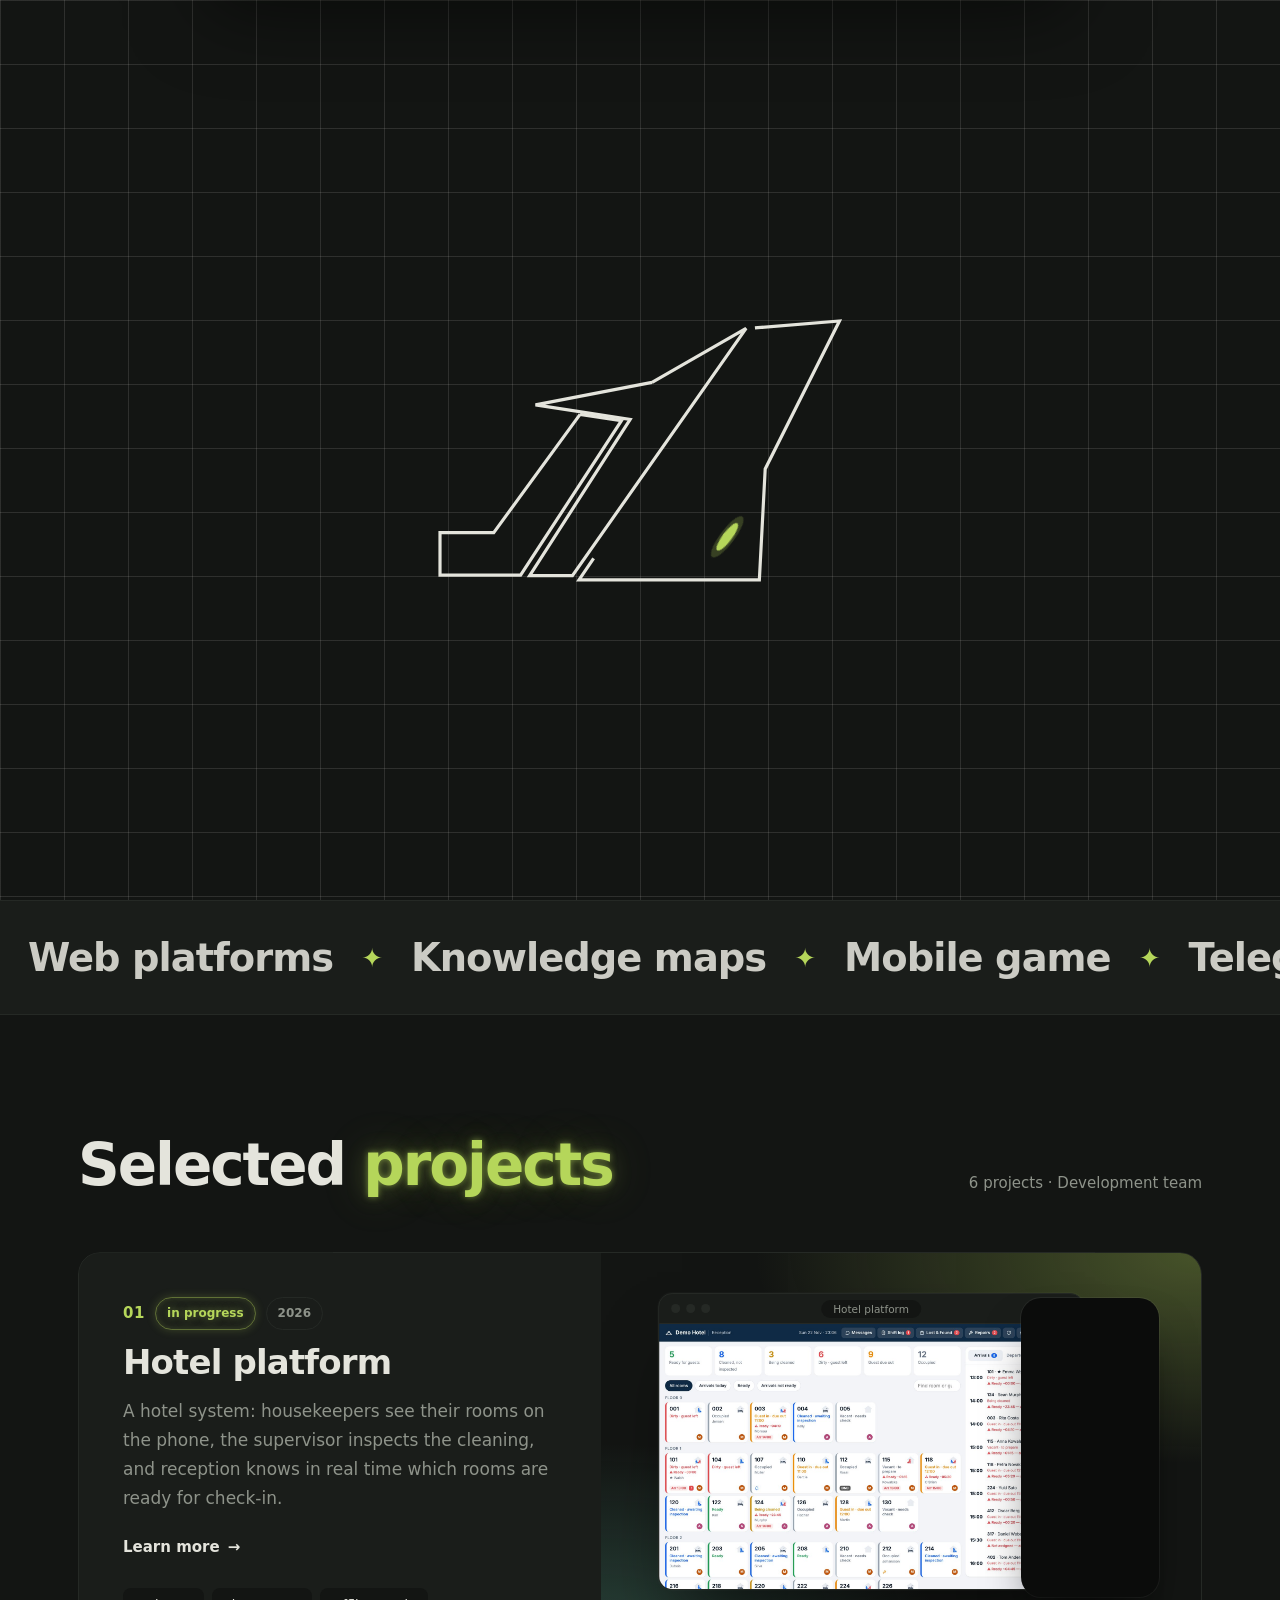
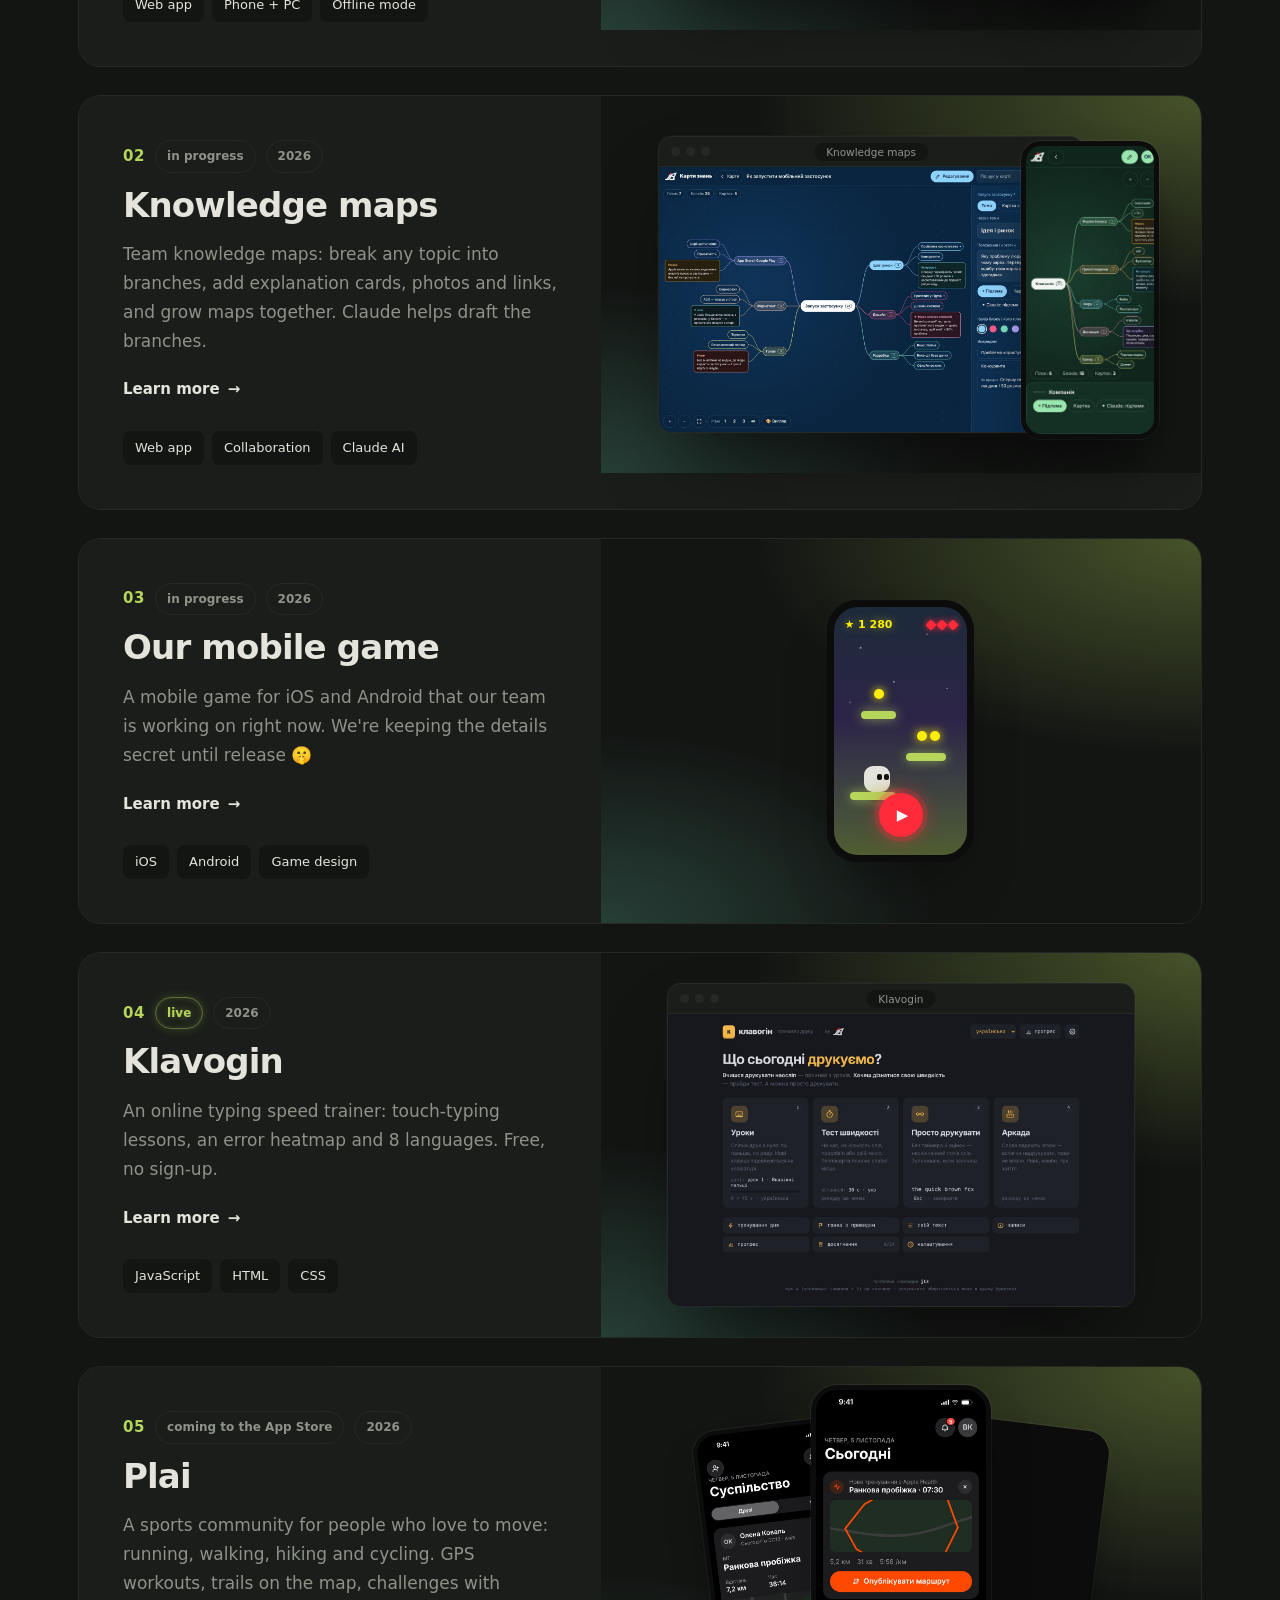
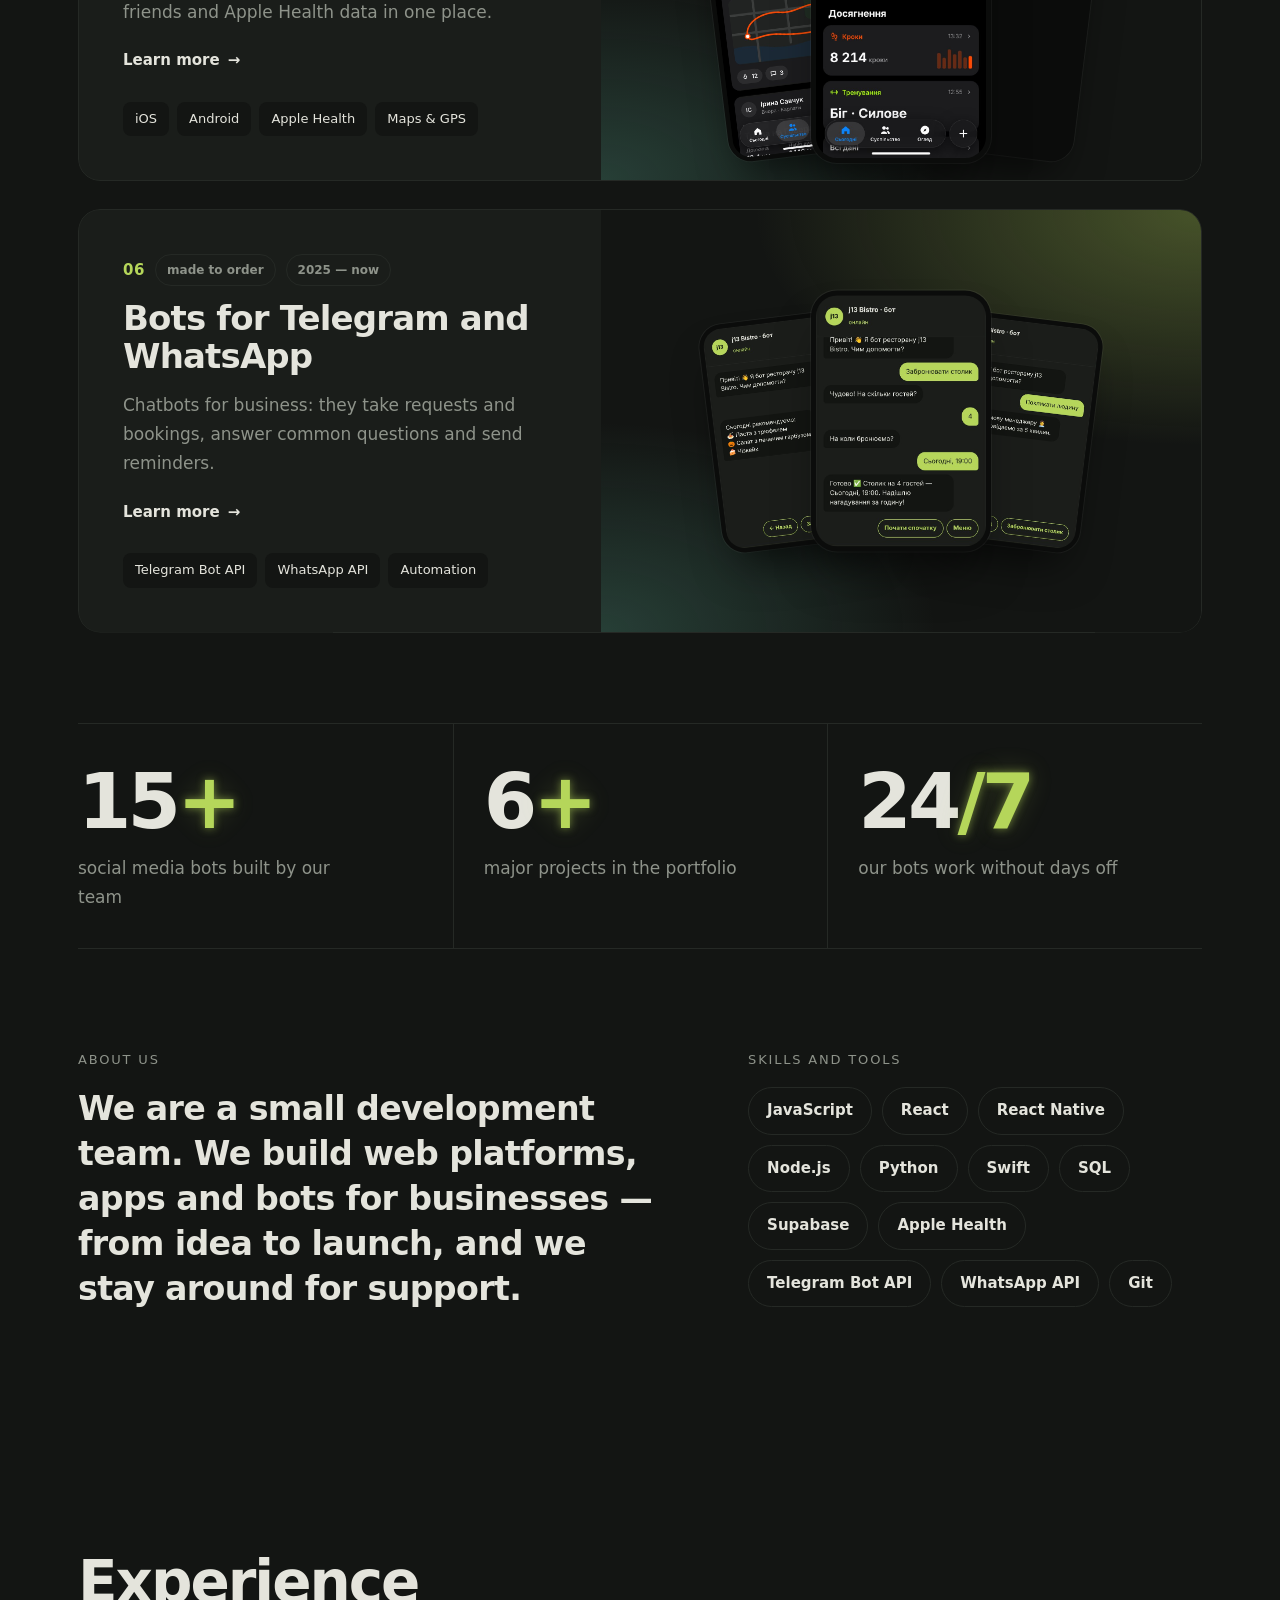
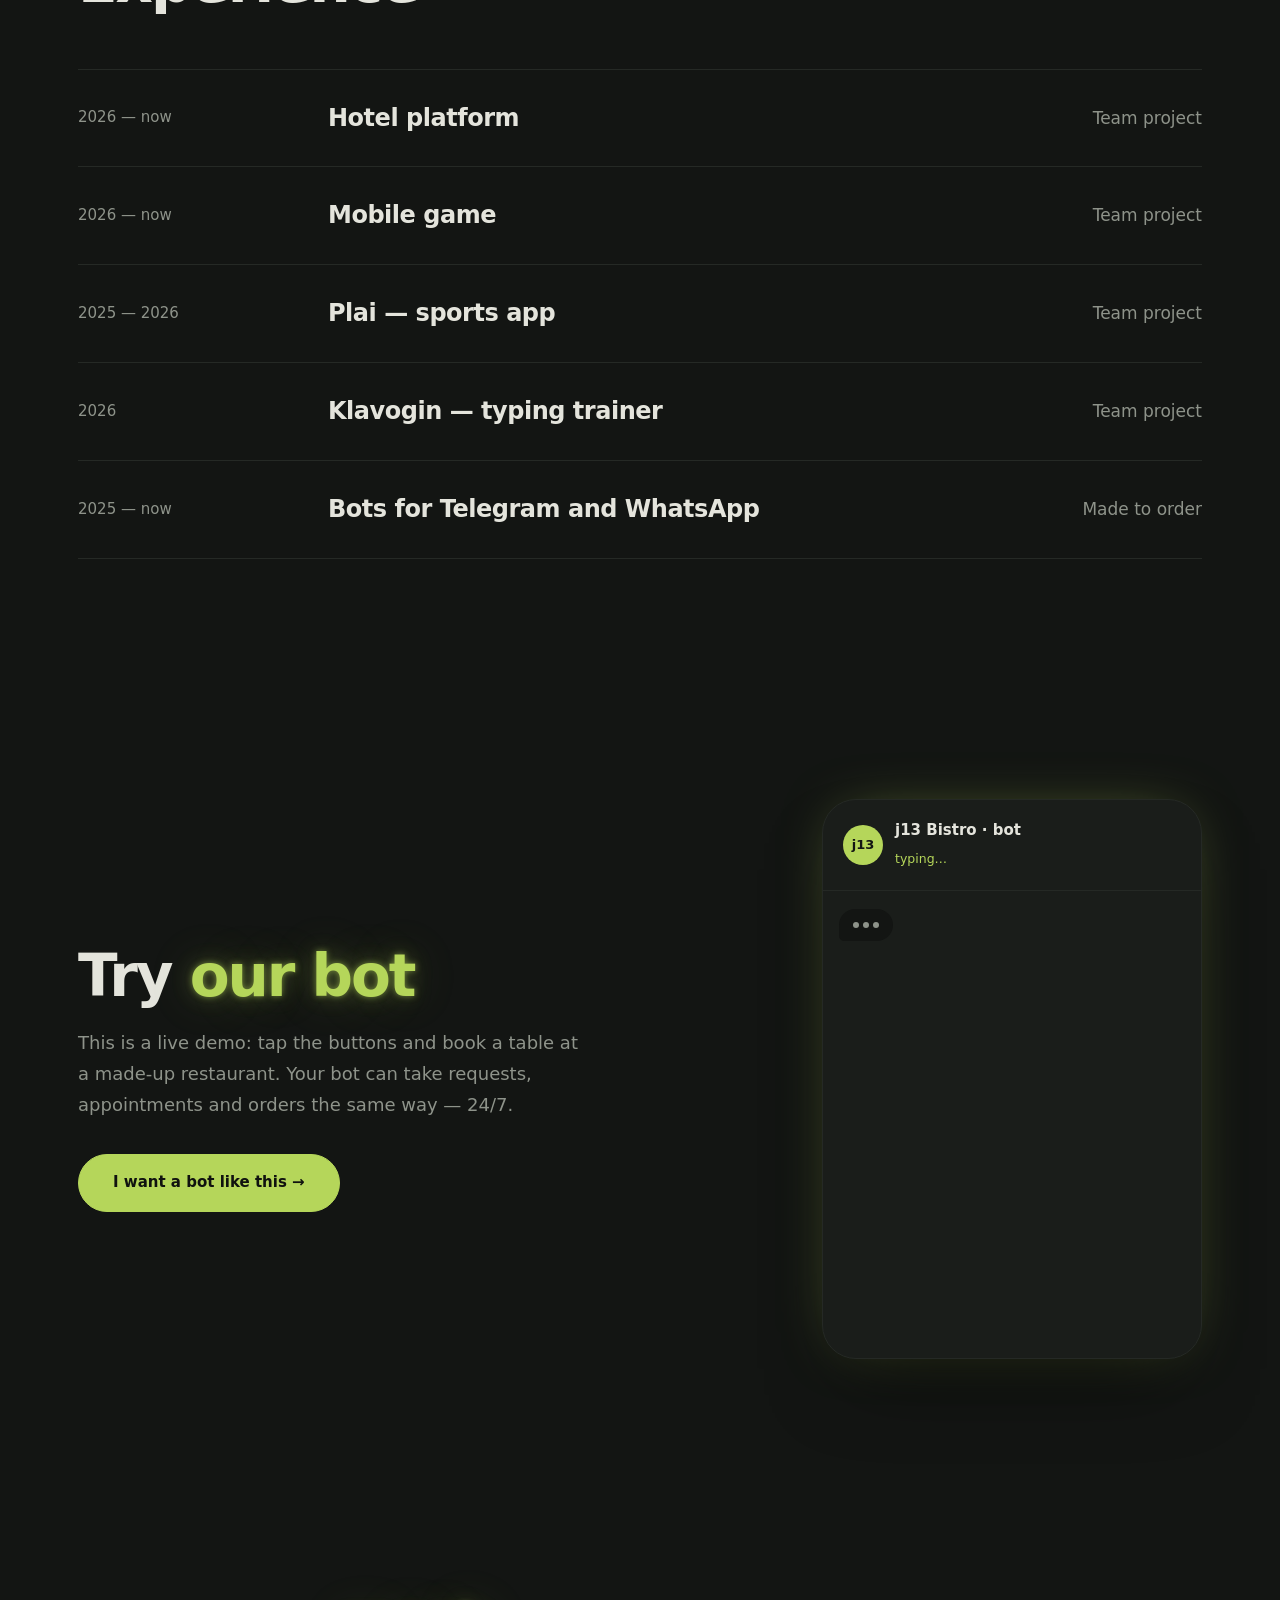
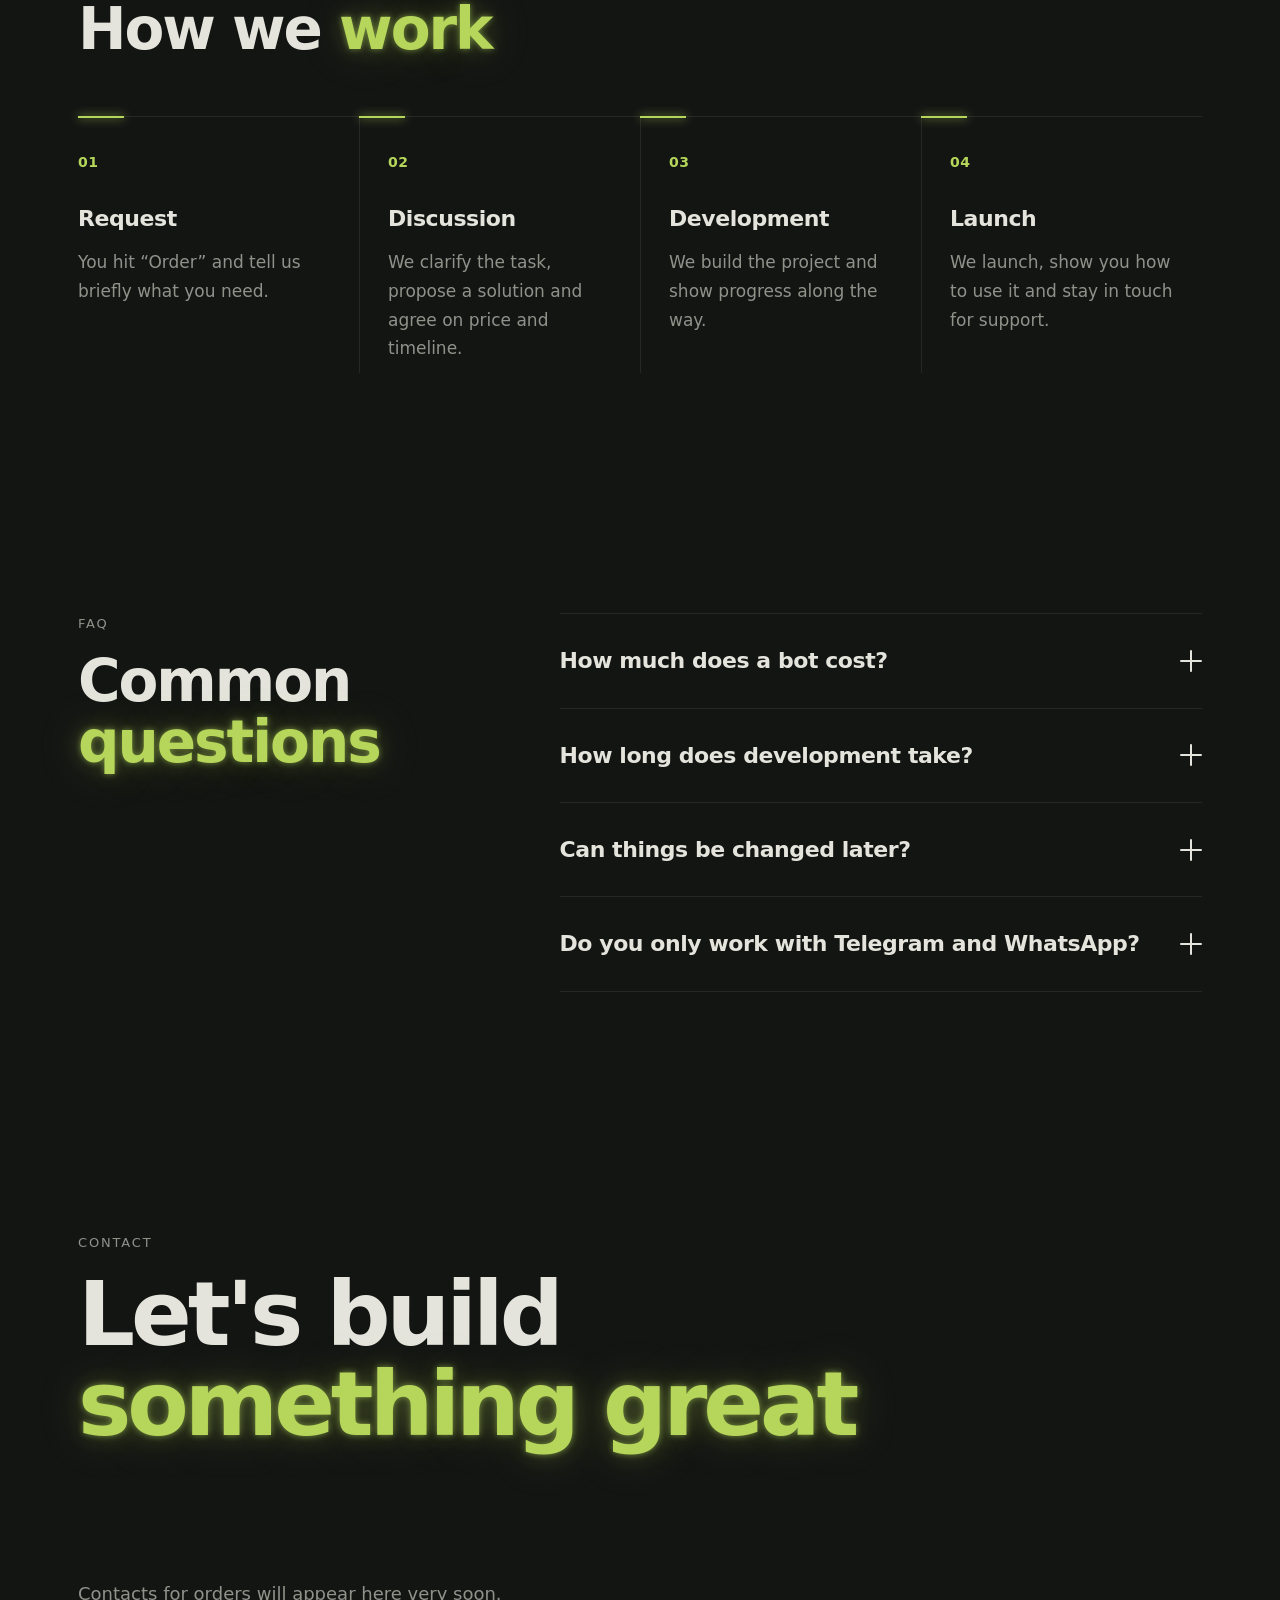
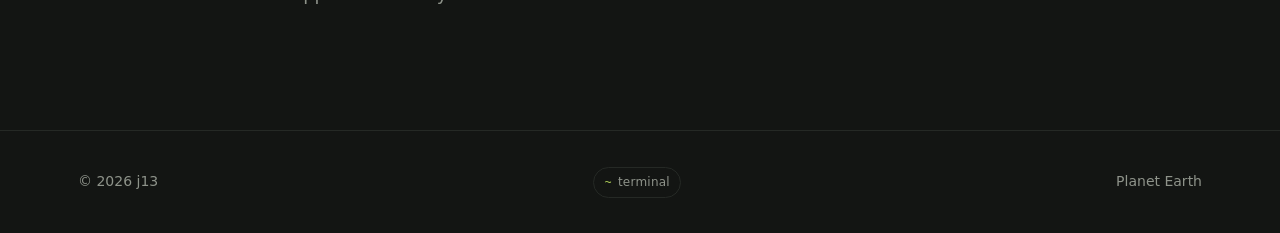
<file: index.html>
<!DOCTYPE html>
<html lang="uk">
<head>
  <meta charset="UTF-8">
  <meta name="viewport" content="width=device-width, initial-scale=1">
  <title>j13 — команда розробки</title>

  <!-- Опис і прев'ю, коли посилання кидають у Telegram / Instagram / Google.
       Якщо зміниш адресу сайту (свій домен) — онови og:url і og:image. -->
  <meta name="description" content="j13 — команда розробки: програми, веб-платформи й боти для Telegram і WhatsApp. Від ідеї до запуску.">
  <meta property="og:type" content="website">
  <meta property="og:title" content="j13 — команда розробки">
  <meta property="og:description" content="Програми, веб-платформи й боти для Telegram і WhatsApp. Від ідеї до запуску.">
  <meta property="og:image" content="https://rkpvrkddsb-sketch.github.io/images/og.jpg">
  <meta property="og:image:width" content="1200">
  <meta property="og:image:height" content="630">
  <meta property="og:url" content="https://rkpvrkddsb-sketch.github.io/">
  <meta name="twitter:card" content="summary_large_image">
  <meta name="theme-color" content="#131513">
  <link rel="apple-touch-icon" href="apple-touch-icon.png">
  <link rel="manifest" href="manifest.webmanifest">
  <meta name="apple-mobile-web-app-title" content="j13">
  <link rel="icon" href="data:image/svg+xml,%3Csvg xmlns='http://www.w3.org/2000/svg' viewBox='-60 -126 497 497'%3E%3Crect x='-60' y='-126' width='497' height='497' rx='110' fill='%23121212'/%3E%3Cg fill='%23f6f5f1'%3E%3Cpath d='M188 57.5L226 11L182 14.5L142.5 65.5L188 57.5Z'/%3E%3Cpath d='M132 88L171 94L75.9615 239.5H0V199.5H50.641L132 88Z'/%3E%3Cpath d='M199.848 57.8908L288.5 7L124.796 240H84.5L179.196 92.8158L90 79L199.848 57.8908Z'/%3E%3Cpath d='M296.834 6.5L376.5 0L306.5 139.5L301 244H131L171 185L240 212L261.5 144H199L233 97L272.5 117.5L313.5 44L253.5 67.5L280 29L296.834 6.5Z'/%3E%3C/g%3E%3C/svg%3E">
  <!-- Захист: що сторінці дозволено завантажувати (лише свої файли + шрифти Google), без чужих скриптів і плагінів -->
  <meta http-equiv="Content-Security-Policy" content="default-src 'self'; script-src 'self' 'unsafe-inline'; style-src 'self' 'unsafe-inline' https://fonts.googleapis.com; font-src https://fonts.gstatic.com; img-src 'self' data: https:; connect-src 'self'; media-src 'self'; object-src 'none'; base-uri 'self'; form-action 'self'; upgrade-insecure-requests">
  <meta name="referrer" content="strict-origin-when-cross-origin">
  <meta http-equiv="X-Content-Type-Options" content="nosniff">
  <script>
    // Захист від «клікджекінгу»: сайт не можна непомітно вбудувати в чужу сторінку
    //  (вбудовувати можна лише в сторінки цього ж сайту — наприклад, у перегляд для розкладних fold.html)
    if (/github\.io$/.test(location.hostname) && window.top !== window.self) {
      let same = false; try { same = window.top.location.origin === location.origin; } catch (e) {}
      if (!same) { try { window.top.location = window.self.location.href; } catch (e) { document.documentElement.style.display = "none"; } }
    }
    // Розкладні телефони: сайт розтягнуто на дві половини екрана (або симуляція через ?fold=h / ?fold=v)
    (function () {
      const sim = new URLSearchParams(location.search).get("fold"), H = "(horizontal-viewport-segments: 2)", V = "(vertical-viewport-segments: 2)";
      const set = () => {
        const r = document.documentElement.classList;
        r.toggle("span-h", sim === "h" || (window.matchMedia && matchMedia(H).matches));
        r.toggle("span-v", sim === "v" || (window.matchMedia && matchMedia(V).matches));
        r.toggle("sim-fold", sim === "h" || sim === "v");
      };
      set();
      if (window.matchMedia) [H, V].forEach(q => { try { matchMedia(q).addEventListener("change", set); } catch (e) {} });
    })();
  </script>
  <link rel="preconnect" href="https://fonts.googleapis.com">
  <link rel="preconnect" href="https://fonts.gstatic.com" crossorigin>
  <link href="https://fonts.googleapis.com/css2?family=Manrope:wght@400;500;600;700;800&display=swap" rel="stylesheet">
  <link rel="stylesheet" href="style.css?v=70">
  <script>
    // Заставка: перший візит — «креслення» логотипа; перезавантаження / зміна мови — коротке «Завантаження…»
    try {
      const forceIntro = new URLSearchParams(location.search).has("intro"); // ?intro — завжди повна заставка
      const html = document.documentElement;
      if ("scrollRestoration" in history) history.scrollRestoration = "manual";   // самі вирішуємо, куди скролити
      if (matchMedia("(prefers-reduced-motion: reduce)").matches && !forceIntro) html.classList.add("no-loader");
      else {
        html.classList.add("loader-active");                                        // поки заставка — курсор схований
        if (!forceIntro && (sessionStorage.getItem("seenLoader") || window.name === "seenLoader")) html.classList.add("loader-short");
        else html.classList.add("loader-draft");
      }
      // ?intro спрацьовує один раз — прибираємо його з адреси, щоб перезавантаження показувало «Завантаження…»
      if (forceIntro) { const u = new URL(location.href); u.searchParams.delete("intro"); history.replaceState(null, "", u); }
    } catch (e) {}
  </script>
</head>
<body data-accent="glow" class="loading">
  <script>
    // тема ставиться одразу, ще до першого кадру, щоб заставка була в кольорах сайту
    try { const t = localStorage.getItem("theme"); if (t === "orb" || t === "glow") document.body.dataset.accent = t; } catch (e) {}
  </script>

  <!-- Завантажувальний екран -->
  <div class="loader" id="loader" aria-hidden="true">
    <div class="ld-grid"></div>
    <svg class="ld-logo" id="ld-logo" viewBox="0 0 377 244"><defs><filter id="ldGlow" x="-150%" y="-150%" width="400%" height="400%"><feGaussianBlur stdDeviation="22"/></filter></defs><path class="ld-glow" d="M188 57.5L226 11L182 14.5L142.5 65.5L188 57.5Z" filter="url(#ldGlow)"/><path data-o="4" class="ld-dot" d="M188 57.5L226 11L182 14.5L142.5 65.5L188 57.5Z"/><path data-o="1" d="M132 88L171 94L75.9615 239.5H0V199.5H50.641L132 88Z"/><path data-o="2" d="M199.848 57.8908L288.5 7L124.796 240H84.5L179.196 92.8158L90 79L199.848 57.8908Z"/><path data-o="3" d="M296.834 6.5L376.5 0L306.5 139.5L301 244H131L171 185L240 212L261.5 144H199L233 97L272.5 117.5L313.5 44L253.5 67.5L280 29L296.834 6.5Z"/></svg>
    <i class="ld-pen" id="ld-pen"></i>
    <canvas class="ld-scope" id="ld-scope"></canvas>
    <div class="ld-label" id="ld-label"></div>
    <div class="ld-word"><i></i><span id="ld-word"></span><b class="ld-dots"><i></i><i></i><i></i></b></div>
    <div class="ld-count"><span id="ld-count">0</span>%</div>
  </div>

  <div class="progress" id="progress"></div>

  <nav class="nav" id="nav">
    <div class="wrap">
      <a href="#top" class="logo" aria-label="j13"><svg class="wm-ghost wm-ghost-y" viewBox="0 0 377 244" aria-hidden="true"><g fill="#fcee0a"><path d="M188 57.5L226 11L182 14.5L142.5 65.5L188 57.5Z"/><path d="M132 88L171 94L75.9615 239.5H0V199.5H50.641L132 88Z"/><path d="M199.848 57.8908L288.5 7L124.796 240H84.5L179.196 92.8158L90 79L199.848 57.8908Z"/><path d="M296.834 6.5L376.5 0L306.5 139.5L301 244H131L171 185L240 212L261.5 144H199L233 97L272.5 117.5L313.5 44L253.5 67.5L280 29L296.834 6.5Z"/></g></svg><svg class="wm-ghost wm-ghost-c" viewBox="0 0 377 244" aria-hidden="true"><g fill="#2b7fff"><path d="M188 57.5L226 11L182 14.5L142.5 65.5L188 57.5Z"/><path d="M132 88L171 94L75.9615 239.5H0V199.5H50.641L132 88Z"/><path d="M199.848 57.8908L288.5 7L124.796 240H84.5L179.196 92.8158L90 79L199.848 57.8908Z"/><path d="M296.834 6.5L376.5 0L306.5 139.5L301 244H131L171 185L240 212L261.5 144H199L233 97L272.5 117.5L313.5 44L253.5 67.5L280 29L296.834 6.5Z"/></g></svg><svg class="wm-ghost wm-slice" viewBox="0 0 377 244" aria-hidden="true"><g fill="currentColor"><path fill="#ff2a3a" d="M188 57.5L226 11L182 14.5L142.5 65.5L188 57.5Z"/><path d="M132 88L171 94L75.9615 239.5H0V199.5H50.641L132 88Z"/><path d="M199.848 57.8908L288.5 7L124.796 240H84.5L179.196 92.8158L90 79L199.848 57.8908Z"/><path d="M296.834 6.5L376.5 0L306.5 139.5L301 244H131L171 185L240 212L261.5 144H199L233 97L272.5 117.5L313.5 44L253.5 67.5L280 29L296.834 6.5Z"/></g></svg><svg class="wm-implant" viewBox="0 0 377 244" aria-hidden="true"><defs><filter id="wmGlow" x="-300%" y="-300%" width="700%" height="700%"><feGaussianBlur stdDeviation="40"/></filter><filter id="wmGlow3" x="-200%" y="-200%" width="500%" height="500%"><feGaussianBlur stdDeviation="20"/></filter><filter id="wmGlow2" x="-150%" y="-150%" width="400%" height="400%"><feGaussianBlur stdDeviation="8"/></filter></defs><g><path class="wm-glow" d="M188 57.5L226 11L182 14.5L142.5 65.5L188 57.5Z" filter="url(#wmGlow)"/><path class="wm-glow wm-glow-x" d="M188 57.5L226 11L182 14.5L142.5 65.5L188 57.5Z" filter="url(#wmGlow)"/><path class="wm-glow wm-glow3" d="M188 57.5L226 11L182 14.5L142.5 65.5L188 57.5Z" filter="url(#wmGlow3)"/><path class="wm-glow wm-glow2" d="M188 57.5L226 11L182 14.5L142.5 65.5L188 57.5Z" filter="url(#wmGlow2)"/><path class="wm-dot" d="M188 57.5L226 11L182 14.5L142.5 65.5L188 57.5Z"/></g></svg><svg class="wordmark" viewBox="0 0 377 244" role="img" aria-label="j13"><g fill="currentColor"><path d="M132 88L171 94L75.9615 239.5H0V199.5H50.641L132 88Z"/><path d="M199.848 57.8908L288.5 7L124.796 240H84.5L179.196 92.8158L90 79L199.848 57.8908Z"/><path d="M296.834 6.5L376.5 0L306.5 139.5L301 244H131L171 185L240 212L261.5 144H199L233 97L272.5 117.5L313.5 44L253.5 67.5L280 29L296.834 6.5Z"/></g></svg></a>
      <ul>
        <li><a href="#projects" data-i18n="nav_projects">Проєкти</a></li>
        <li><a href="#about" data-i18n="nav_about">Про нас</a></li>
        <li><a href="#faq" data-i18n="nav_faq">Питання</a></li>
        <li><a href="#contact" data-i18n="nav_contact">Контакти</a></li>
      </ul>
      <div class="lang" id="lang" role="group" aria-label="Мова / Language">
        <button data-l="uk">UA</button><button data-l="en">EN</button>
      </div>
      <div class="themes" id="themes" aria-label="Тема сайту">
        <button data-v="glow" title="Ніч" aria-label="Ніч"></button>
        <button data-v="orb" title="Сяйво" aria-label="Сяйво"></button>
      </div>
      <button class="burger" id="burger" aria-label="Меню" aria-expanded="false"><i></i><i></i></button>
    </div>
  </nav>

  <!-- Мобільне меню -->
  <div class="m-menu" id="m-menu" aria-hidden="true">
    <div class="wrap">
      <nav class="m-links">
        <a href="#projects" data-i18n="nav_projects">Проєкти</a>
        <a href="#about" data-i18n="nav_about">Про нас</a>
        <a href="#experience" data-i18n="nav_exp">Досвід</a>
        <a href="#faq" data-i18n="nav_faq">Питання</a>
        <a href="#contact" data-i18n="nav_contact">Контакти</a>
      </nav>
      <div class="m-foot" id="m-foot"></div>
    </div>
  </div>

  <!-- ============ ГОЛОВНА ============ -->
  <div id="home">
    <header class="hero" id="top">
      <div class="orb"></div>
      <div class="grid-bg"></div><div class="spot"></div>
      <div class="wrap">
        <span class="badge fade-in" style="--d:0s"><i></i><span id="available"></span></span>
        <h1 id="headline"></h1>
        <p class="intro fade-in" id="intro"></p>
        <div class="meta fade-in" id="hero-meta">
          <a href="#contact" class="btn primary magnet" data-i18n="btn_order">Замовити</a>
          <a href="#projects" class="btn magnet" data-i18n="btn_work">Проєкти</a>
        </div>
      </div>
    </header>

    <div class="marquee"><div class="track" id="marquee"></div></div>

    <section id="projects">
      <div class="wrap">
        <div class="sec-head reveal">
          <h2 data-i18n="h_projects">Вибрані <span class="em">проєкти</span></h2>
          <span id="projects-count"></span>
        </div>
        <div class="projects" id="projects-list"></div>
      </div>
    </section>

    <section id="about">
      <div class="wrap">
        <div class="stats reveal" id="stats"></div>
        <div class="about-grid">
          <div class="reveal">
            <span class="label" data-i18n="l_about">Про нас</span>
            <p class="big" id="about-text"></p>
          </div>
          <div class="reveal">
            <span class="label" data-i18n="l_skills">Навички та інструменти</span>
            <div class="skills" id="skills"></div>
          </div>
        </div>
      </div>
    </section>

    <section id="experience">
      <div class="wrap">
        <div class="sec-head reveal"><h2 data-i18n="h_exp">Досвід</h2></div>
        <div class="timeline" id="timeline"></div>
      </div>
    </section>

    <section id="demo">
      <div class="wrap demo-grid">
        <div class="demo-text reveal">
          <h2 id="demo-h"></h2>
          <p id="demo-p"></p>
          <a href="#contact" class="btn primary magnet" id="demo-cta"></a>
        </div>
        <div class="demo-phone reveal" id="demo-phone" aria-live="polite">
          <div class="dp-top"><i>j13</i><div><b id="demo-name"></b><small id="demo-online"></small></div></div>
          <div class="dp-msgs" id="demo-msgs"></div>
          <div class="dp-btns" id="demo-btns"></div>
        </div>
      </div>
    </section>

    <section id="process">
      <div class="wrap">
        <div class="sec-head reveal"><h2 data-i18n="h_process">Як ми <span class="em">працюємо</span></h2></div>
        <ol class="steps" id="steps"></ol>
      </div>
    </section>

    <section id="reviews" hidden>
      <div class="wrap">
        <div class="sec-head reveal"><h2 data-i18n="h_reviews">Що кажуть <span class="em">клієнти</span></h2></div>
        <div class="reviews" id="reviews-list"></div>
      </div>
    </section>

    <section id="faq">
      <div class="wrap faq-grid">
        <div class="reveal">
          <span class="label" data-i18n="l_faq">Питання</span>
          <h2 class="faq-title" data-i18n="h_faq">Часті <span class="em">питання</span></h2>
        </div>
        <div class="faq-list" id="faq-list"></div>
      </div>
    </section>

    <section id="contact" class="contact">
      <div class="wrap reveal">
        <span class="label" data-i18n="l_contact">Контакти</span>
        <h2 data-i18n="h_contact">Давайте зробимо<br><span class="em">щось класне</span></h2>
        <a class="mail" id="mail"></a>
        <div class="socials" id="socials"></div>
        <p class="soon" id="contact-soon" hidden data-i18n="contact_soon">Контакти для замовлень з'являться тут зовсім скоро.</p>
      </div>
    </section>
  </div>

  <!-- ============ СТОРІНКА ПРОЄКТУ ============ -->
  <main id="project-page" hidden></main>

  <footer><div class="wrap"><span id="foot-name"></span><button class="term-hint" id="term-hint" type="button" aria-label="Terminal"><kbd>~</kbd> terminal</button><span id="foot-loc"></span></div></footer>

  <!-- Термінал-пасхалка: відкривається клавішею ~ -->
  <div class="term" id="term" role="dialog" aria-label="j13 terminal" hidden>
    <div class="term-bar"><i></i><i></i><i></i><span>guest@j13 — terminal</span><button type="button" class="term-x" id="term-x" aria-label="Close">×</button></div>
    <div class="term-out" id="term-out"></div>
    <label class="term-line"><span class="term-ps">guest@j13:~$</span><input id="term-in" autocomplete="off" autocapitalize="off" spellcheck="false" aria-label="command"></label>
  </div>

  <!-- Курсор -->
  <div class="cur" id="cur"><i class="cur-shape"></i><span class="cur-label" data-i18n="cur_view">Дивитись →</span></div>


  <div class="toast" id="toast"></div>

  <!-- Кнопка «вгору» з кільцем прогресу прокрутки -->
  <button class="to-top magnet" id="to-top" type="button" aria-label="Вгору">
    <svg viewBox="0 0 48 48" aria-hidden="true"><circle class="t" cx="24" cy="24" r="21"/><circle class="p" cx="24" cy="24" r="21" pathLength="1"/><path d="M24 31V17m-6 6 6-6 6 6"/></svg>
  </button>

  <script>
    // ---- Мова сайту: ?lang= → збережений вибір → мова браузера ----
    // HOME_LANG — «рідна» мова відвідувача (кнопка зліва в перемикачі), друга кнопка завжди EN.
    (function () {
      var SUP = ["uk", "en", "es", "de", "fr", "pl", "pt", "it"];
      var norm = function (l) { l = String(l || "").toLowerCase().slice(0, 2); if (l === "ru" || l === "be") l = "uk"; return SUP.indexOf(l) >= 0 ? l : null; };
      var list = (navigator.languages && navigator.languages.length) ? navigator.languages : [navigator.language];
      var auto = null, home = null;
      for (var i = 0; i < list.length; i++) { var m = norm(list[i]); if (m && !auto) auto = m; if (m && m !== "en" && !home) home = m; }
      var q = norm(new URLSearchParams(location.search).get("lang")), saved = null, savedHome = null;
      try { saved = norm(localStorage.getItem("lang")); savedHome = norm(localStorage.getItem("homeLang")); } catch (e) {}
      var lang = q || saved || auto || "en";
      home = (lang !== "en" ? lang : (savedHome || home)) || "uk";
      try { localStorage.setItem("homeLang", home); } catch (e) {}
      window.SITE_LANG = lang; window.HOME_LANG = home;
      document.documentElement.lang = lang;
      document.write('<script src="' + (lang === "uk" ? "content.js" : "content-" + lang + ".js") + '?v=70"><\/script>');
    })();
  </script>
  <script>
    // ---- Мова сайту: збережений вибір → ?lang= → мова браузера ----
    const LANG = window.SITE_LANG, HOME = window.HOME_LANG;
    const NATIVE = {"uk": ["UA", "УКРАЇНСЬКА"], "en": ["EN", "ENGLISH"], "es": ["ES", "ESPAÑOL"], "de": ["DE", "DEUTSCH"], "fr": ["FR", "FRANÇAIS"], "pl": ["PL", "POLSKI"], "pt": ["PT", "PORTUGUÊS"], "it": ["IT", "ITALIANO"]};
    var site = { uk: () => site_uk, en: () => site_en, es: () => site_es, de: () => site_de, fr: () => site_fr, pl: () => site_pl, pt: () => site_pt, it: () => site_it }[LANG]();

    // Тексти інтерфейсу (заголовки, кнопки). Тексти про тебе — у content.js / content-en.js
    const I18N = {
      uk: {
        nav_projects: "Проєкти", nav_about: "Про нас", nav_exp: "Досвід", nav_faq: "Питання", nav_contact: "Контакти",
        btn_order: "Замовити", btn_work: "Проєкти",
        h_projects: 'Вибрані <span class="em">проєкти</span>', projects_word: " проєкти · ",
        l_about: "Про нас", l_skills: "Навички та інструменти", contact_soon: "Контакти для замовлень з'являться тут зовсім скоро.", to_top: "Вгору", tab_away: "▮ сигнал втрачено · j13", tab_back: "◉ з'єднання є · j13", h_exp: "Досвід", h_process: 'Як ми <span class="em">працюємо</span>',
        h_reviews: 'Що кажуть <span class="em">клієнти</span>',
        l_faq: "Питання", h_faq: 'Часті <span class="em">питання</span>',
        l_contact: "Контакти", h_contact: 'Давайте зробимо<br><span class="em">щось класне</span>',
        cur_view: "Дивитись →", more: "Детальніше", back: "← Усі проєкти", open: "Відкрити проєкт ↗",
        task: "Задача", solution: "Рішення", result: "Результат",
        features: 'Що <span class="em">вміє</span>', next: "Наступний проєкт",
        toast_secret: "🎉 Ти знайшов секретну тему!", toast_back: "Повернулись у звичайний світ 👋",
        themes: ["Ніч", "Сяйво"], loading: "Завантаження",
        chat: ["Привіт! Хочу забронювати столик на вечір 🙌", "Звісно! На скільки осіб і о котрій?", "Нас 4, о 19:00",
               "Готово ✅ Чекаємо вас о 19:00. Нагадаю за годину!", "Змінити час", "Скасувати"]
      },
      en: {
        nav_projects: "Projects", nav_about: "About", nav_exp: "Experience", nav_faq: "FAQ", nav_contact: "Contact",
        btn_order: "Order", btn_work: "Projects",
        h_projects: 'Selected <span class="em">projects</span>', projects_word: " projects · ",
        l_about: "About us", l_skills: "Skills and tools", contact_soon: "Contacts for orders will appear here very soon.", to_top: "Back to top", tab_away: "▮ signal lost · j13", tab_back: "◉ connected · j13", h_exp: "Experience", h_process: 'How we <span class="em">work</span>',
        h_reviews: 'What <span class="em">clients</span> say',
        l_faq: "FAQ", h_faq: 'Common <span class="em">questions</span>',
        l_contact: "Contact", h_contact: 'Let\'s build<br><span class="em">something great</span>',
        cur_view: "View →", more: "Learn more", back: "← All projects", open: "Open project ↗",
        task: "Challenge", solution: "Solution", result: "Result",
        features: 'What it <span class="em">does</span>', next: "Next project",
        toast_secret: "🎉 You found the secret theme!", toast_back: "Back to the normal world 👋",
        themes: ["Night", "Aurora"], loading: "Loading",
        chat: ["Hi! I'd like to book a table for tonight 🙌", "Sure! For how many people and what time?", "4 of us, at 7 pm",
               "Done ✅ See you at 7 pm. I'll remind you an hour before!", "Change time", "Cancel"]
      },
      es: { nav_projects: "Proyectos", nav_about: "Nosotros", nav_exp: "Experiencia", nav_faq: "Preguntas", nav_contact: "Contacto", btn_order: "Encargar", btn_work: "Proyectos", h_projects: "Proyectos <span class=\"em\">destacados</span>", projects_word: " proyectos · ", l_about: "Sobre nosotros", l_skills: "Habilidades y herramientas", contact_soon: "Los contactos para pedidos aparecerán aquí muy pronto.", to_top: "Arriba", tab_away: "▮ señal perdida · j13", tab_back: "◉ conectado · j13", h_exp: "Experiencia", h_process: "Cómo <span class=\"em\">trabajamos</span>", h_reviews: "Qué dicen los <span class=\"em\">clientes</span>", l_faq: "Preguntas", h_faq: "Preguntas <span class=\"em\">frecuentes</span>", l_contact: "Contacto", h_contact: "Hagamos<br><span class=\"em\">algo genial</span>", cur_view: "Ver →", more: "Saber más", back: "← Todos los proyectos", open: "Abrir proyecto ↗", task: "Reto", solution: "Solución", result: "Resultado", features: "Qué <span class=\"em\">hace</span>", next: "Siguiente proyecto", toast_secret: "🎉 ¡Has encontrado el tema secreto!", toast_back: "De vuelta al mundo normal 👋", themes: ["Noche", "Aurora"], loading: "Cargando", chat: ["¡Hola! Quiero reservar mesa para esta noche 🙌", "¡Claro! ¿Para cuántas personas y a qué hora?", "Somos 4, a las 19:00", "Listo ✅ Os esperamos a las 19:00. ¡Te lo recuerdo una hora antes!", "Cambiar hora", "Cancelar"] },
      de: { nav_projects: "Projekte", nav_about: "Über uns", nav_exp: "Erfahrung", nav_faq: "Fragen", nav_contact: "Kontakt", btn_order: "Bestellen", btn_work: "Projekte", h_projects: "Ausgewählte <span class=\"em\">Projekte</span>", projects_word: " Projekte · ", l_about: "Über uns", l_skills: "Skills und Tools", contact_soon: "Kontakte für Bestellungen erscheinen hier schon sehr bald.", to_top: "Nach oben", tab_away: "▮ Signal verloren · j13", tab_back: "◉ verbunden · j13", h_exp: "Erfahrung", h_process: "Wie wir <span class=\"em\">arbeiten</span>", h_reviews: "Was <span class=\"em\">Kunden</span> sagen", l_faq: "Fragen", h_faq: "Häufige <span class=\"em\">Fragen</span>", l_contact: "Kontakt", h_contact: "Lass uns<br><span class=\"em\">etwas Großes bauen</span>", cur_view: "Ansehen →", more: "Mehr erfahren", back: "← Alle Projekte", open: "Projekt öffnen ↗", task: "Aufgabe", solution: "Lösung", result: "Ergebnis", features: "Was es <span class=\"em\">kann</span>", next: "Nächstes Projekt", toast_secret: "🎉 Du hast das geheime Theme gefunden!", toast_back: "Zurück in der normalen Welt 👋", themes: ["Nacht", "Polarlicht"], loading: "Laden", chat: ["Hallo! Ich möchte für heute Abend einen Tisch reservieren 🙌", "Gern! Für wie viele Personen und um wie viel Uhr?", "Wir sind 4, um 19 Uhr", "Erledigt ✅ Wir erwarten euch um 19 Uhr. Ich erinnere eine Stunde vorher!", "Zeit ändern", "Stornieren"] },
      fr: { nav_projects: "Projets", nav_about: "À propos", nav_exp: "Expérience", nav_faq: "Questions", nav_contact: "Contact", btn_order: "Commander", btn_work: "Projets", h_projects: "Projets <span class=\"em\">choisis</span>", projects_word: " projets · ", l_about: "À propos de nous", l_skills: "Compétences et outils", contact_soon: "Les contacts pour commander apparaîtront ici très bientôt.", to_top: "Haut de page", tab_away: "▮ signal perdu · j13", tab_back: "◉ connecté · j13", h_exp: "Expérience", h_process: "Comment nous <span class=\"em\">travaillons</span>", h_reviews: "Ce que disent nos <span class=\"em\">clients</span>", l_faq: "Questions", h_faq: "Questions <span class=\"em\">fréquentes</span>", l_contact: "Contact", h_contact: "Créons ensemble<br><span class=\"em\">quelque chose de génial</span>", cur_view: "Voir →", more: "En savoir plus", back: "← Tous les projets", open: "Ouvrir le projet ↗", task: "Défi", solution: "Solution", result: "Résultat", features: "Ce qu'il <span class=\"em\">fait</span>", next: "Projet suivant", toast_secret: "🎉 Tu as trouvé le thème secret !", toast_back: "Retour au monde normal 👋", themes: ["Nuit", "Aurore"], loading: "Chargement", chat: ["Bonjour ! Je voudrais réserver une table pour ce soir 🙌", "Bien sûr ! Pour combien de personnes et à quelle heure ?", "Nous sommes 4, à 19 h", "C'est fait ✅ On vous attend à 19 h. Je vous le rappelle une heure avant !", "Changer l'heure", "Annuler"] },
      pl: { nav_projects: "Projekty", nav_about: "O nas", nav_exp: "Doświadczenie", nav_faq: "Pytania", nav_contact: "Kontakt", btn_order: "Zamów", btn_work: "Projekty", h_projects: "Wybrane <span class=\"em\">projekty</span>", projects_word: " projekty · ", l_about: "O nas", l_skills: "Umiejętności i narzędzia", contact_soon: "Kontakty do zamówień pojawią się tu już wkrótce.", to_top: "Do góry", tab_away: "▮ utracono sygnał · j13", tab_back: "◉ połączono · j13", h_exp: "Doświadczenie", h_process: "Jak <span class=\"em\">pracujemy</span>", h_reviews: "Co mówią <span class=\"em\">klienci</span>", l_faq: "Pytania", h_faq: "Częste <span class=\"em\">pytania</span>", l_contact: "Kontakt", h_contact: "Zróbmy razem<br><span class=\"em\">coś świetnego</span>", cur_view: "Zobacz →", more: "Więcej", back: "← Wszystkie projekty", open: "Otwórz projekt ↗", task: "Zadanie", solution: "Rozwiązanie", result: "Efekt", features: "Co <span class=\"em\">potrafi</span>", next: "Następny projekt", toast_secret: "🎉 Znalazłeś sekretny motyw!", toast_back: "Powrót do zwykłego świata 👋", themes: ["Noc", "Zorza"], loading: "Ładowanie", chat: ["Cześć! Chcę zarezerwować stolik na wieczór 🙌", "Jasne! Na ile osób i na którą?", "Będzie nas 4, na 19:00", "Gotowe ✅ Czekamy o 19:00. Przypomnę godzinę wcześniej!", "Zmień godzinę", "Anuluj"] },
      pt: { nav_projects: "Projetos", nav_about: "Sobre nós", nav_exp: "Experiência", nav_faq: "Perguntas", nav_contact: "Contacto", btn_order: "Encomendar", btn_work: "Projetos", h_projects: "Projetos <span class=\"em\">escolhidos</span>", projects_word: " projetos · ", l_about: "Sobre nós", l_skills: "Competências e ferramentas", contact_soon: "Os contactos para encomendas vão aparecer aqui muito em breve.", to_top: "Topo", tab_away: "▮ sinal perdido · j13", tab_back: "◉ ligado · j13", h_exp: "Experiência", h_process: "Como <span class=\"em\">trabalhamos</span>", h_reviews: "O que dizem os <span class=\"em\">clientes</span>", l_faq: "Perguntas", h_faq: "Perguntas <span class=\"em\">frequentes</span>", l_contact: "Contacto", h_contact: "Vamos criar<br><span class=\"em\">algo incrível</span>", cur_view: "Ver →", more: "Saber mais", back: "← Todos os projetos", open: "Abrir projeto ↗", task: "Desafio", solution: "Solução", result: "Resultado", features: "O que <span class=\"em\">faz</span>", next: "Próximo projeto", toast_secret: "🎉 Encontraste o tema secreto!", toast_back: "De volta ao mundo normal 👋", themes: ["Noite", "Aurora"], loading: "A carregar", chat: ["Olá! Quero reservar uma mesa para hoje à noite 🙌", "Claro! Para quantas pessoas e a que horas?", "Somos 4, às 19:00", "Feito ✅ Esperamos por vocês às 19:00. Lembro uma hora antes!", "Mudar hora", "Cancelar"] },
      it: { nav_projects: "Progetti", nav_about: "Chi siamo", nav_exp: "Esperienza", nav_faq: "Domande", nav_contact: "Contatti", btn_order: "Ordina", btn_work: "Progetti", h_projects: "Progetti <span class=\"em\">scelti</span>", projects_word: " progetti · ", l_about: "Chi siamo", l_skills: "Competenze e strumenti", contact_soon: "I contatti per gli ordini appariranno qui molto presto.", to_top: "Torna su", tab_away: "▮ segnale perso · j13", tab_back: "◉ connesso · j13", h_exp: "Esperienza", h_process: "Come <span class=\"em\">lavoriamo</span>", h_reviews: "Cosa dicono i <span class=\"em\">clienti</span>", l_faq: "Domande", h_faq: "Domande <span class=\"em\">frequenti</span>", l_contact: "Contatti", h_contact: "Creiamo insieme<br><span class=\"em\">qualcosa di grande</span>", cur_view: "Vedi →", more: "Scopri di più", back: "← Tutti i progetti", open: "Apri progetto ↗", task: "Sfida", solution: "Soluzione", result: "Risultato", features: "Cosa <span class=\"em\">fa</span>", next: "Progetto successivo", toast_secret: "🎉 Hai trovato il tema segreto!", toast_back: "Di nuovo nel mondo normale 👋", themes: ["Notte", "Aurora"], loading: "Caricamento", chat: ["Ciao! Vorrei prenotare un tavolo per stasera 🙌", "Certo! Per quante persone e a che ora?", "Siamo in 4, alle 19:00", "Fatto ✅ Vi aspettiamo alle 19:00. Ve lo ricordo un'ora prima!", "Cambia orario", "Annulla"] }
    };
    const T = I18N[LANG];
    document.documentElement.lang = LANG;
    document.querySelectorAll("[data-i18n]").forEach(el => { if (T[el.dataset.i18n] != null) el.innerHTML = T[el.dataset.i18n]; });
    document.querySelectorAll("#themes button").forEach((b, i) => { b.title = T.themes[i]; b.setAttribute("aria-label", T.themes[i]); });
    // перемикач: рідна мова відвідувача ↔ англійська
    document.getElementById("lang").innerHTML = `<button data-l="${HOME}" title="${NATIVE[HOME][1]}">${NATIVE[HOME][0]}</button><button data-l="en" title="ENGLISH">EN</button>`;
    document.querySelectorAll("#lang button").forEach(b => {
      b.classList.toggle("on", b.dataset.l === LANG);
      b.onclick = () => {
        if (b.dataset.l === LANG) return;
        try { localStorage.setItem("lang", b.dataset.l); sessionStorage.setItem("keepScroll", scrollY); sessionStorage.setItem("drawLang", b.dataset.l); } catch (e) {}
        // екран «вмикається» як кінескоп і закриває сторінку, потім перезавантаження — і нова мова з'являється з того ж екрана
        const cover = document.createElement("div"); cover.className = "crt-cover";
        cover.innerHTML = "";
        document.body.appendChild(cover);
        document.documentElement.classList.add("loader-active");
        setTimeout(() => {
          const u = new URL(location.href); u.searchParams.delete("lang"); u.searchParams.delete("intro"); u.hash = "";
          if (u.toString() === location.href.split("#")[0] || u.toString() === location.href) location.reload();
          else location.replace(u.toString());
        }, 520);
      };
    });
  </script>
  <script>
    // ---- Збирає сторінку з content.js (тут нічого міняти не треба) ----
    const $ = id => document.getElementById(id);
    const esc = s => String(s ?? "").replace(/[&<>"]/g, c => ({'&':'&amp;','<':'&lt;','>':'&gt;','"':'&quot;'}[c]));
    const pad = i => String(i + 1).padStart(2, "0");
    const finePointer = matchMedia("(hover: hover) and (pointer: fine)").matches;

    $("available").textContent = site.available;
    $("intro").textContent = site.tagline || ""; if (!site.tagline) $("intro").hidden = true;
    $("about-text").textContent = site.intro;
    $("foot-name").textContent = "© " + new Date().getFullYear() + " " + site.name;
    $("foot-loc").textContent = site.location;
    // правильна форма слова «проєкт» для кожної мови (1 проєкт, 3 проєкти, 5 проєктів…)
    const PW = { uk: { one: "проєкт", few: "проєкти", many: "проєктів" }, en: { one: "project", other: "projects" },
      es: { one: "proyecto", other: "proyectos" }, de: { one: "Projekt", other: "Projekte" }, fr: { one: "projet", other: "projets" },
      pl: { one: "projekt", few: "projekty", many: "projektów" }, pt: { one: "projeto", other: "projetos" }, it: { one: "progetto", other: "progetti" } }[LANG];
    const nP = site.projects.length, form = new Intl.PluralRules(LANG).select(nP);
    $("projects-count").textContent = nP + " " + (PW[form] || PW.other || PW.many) + " · " + site.role;

    // Анімований заголовок: кожне слово виїжджає знизу по черзі
    const words = site.headline.split(" ");
    $("headline").innerHTML = words.map((w, i) => `<span class="w"><span style="--i:${i}">${esc(w)}</span></span>`).join(" ");
    const afterTitle = (words.length * 70 + 500) / 1000;
    $("intro").style.setProperty("--d", afterTitle + "s");
    $("hero-meta").style.setProperty("--d", (afterTitle + .15) + "s");

    // Біжучий рядок
    const mq = (site.marquee || []).map(m => {
      const t = typeof m === "string" ? { text: m } : m;
      const p = t.project && site.projects.find(x => x.slug === t.project);
      return (p ? `<a href="#p-${esc(p.slug)}" title="${esc(p.title)}">${esc(t.text)}</a>` : `<span>${esc(t.text)}</span>`) + `<i>✦</i>`;
    }).join("");
    $("marquee").innerHTML = [mq, mq, mq, mq].map((h, k) => k ? h.replace(/<a /g, '<a tabindex="-1" ') : h).join("");

    // Лічильники
    $("stats").innerHTML = (site.stats || []).map(s => `
      <div class="stat"><div class="n"><span data-to="${+s.value}">0</span><em>${esc(s.suffix)}</em></div>
      <p>${esc(s.label)}</p></div>`).join("");

    const mock = `<div class="mock"><div class="win"><div class="bar"><i></i><i></i><i></i></div>
      <div class="body"><div class="side"><b></b><b></b><b style="width:70%"></b><b></b></div>
      <div class="main"><b style="width:45%;height:12px"></b><div class="cards"><div></div><div></div><div></div></div>
      <div class="chart"></div><b></b><b style="width:80%"></b></div></div></div></div>`;

    const chatMock = `<div class="mock"><div class="phone"><div class="ph-top"><i></i><div><b></b><b style="width:50%"></b></div></div>
      <div class="msgs"><div class="m in">${T.chat[0]}</div>
      <div class="m out">${T.chat[1]}</div>
      <div class="m in">${T.chat[2]}</div>
      <div class="m out">${T.chat[3]}</div>
      <div class="btns"><span>${T.chat[4]}</span><span>${T.chat[5]}</span></div></div></div></div>`;

    // скріншот показуємо у «вікні браузера» на тому ж кольоровому фоні, що й заглушки
    const shot = p => `<div class="mock"><div class="win shot"><div class="bar"><i></i><i></i><i></i><span class="addr">${esc(p.title)}</span></div>
      <img src="${esc(p.image)}" alt="${esc(p.title)}" loading="lazy" decoding="async"></div></div>`;
    // заглушка для гри: телефон з ігровим екраном
    const gameMock = `<div class="mock"><div class="phone game"><div class="gm-screen">
      <div class="gm-hud"><span>★ 1 280</span><span class="gm-lives"><i></i><i></i><i></i></span></div>
      <div class="gm-stars"></div>
      <div class="gm-coin c1"></div><div class="gm-coin c2"></div><div class="gm-coin c3"></div>
      <div class="gm-hero"><i></i></div>
      <div class="gm-plat p1"></div><div class="gm-plat p2"></div><div class="gm-plat p3"></div>
      <div class="gm-play">▶</div>
    </div></div></div>`;
    // заглушка для Plai: екран «Сьогодні» в стилі iOS + іконка застосунку
    const PL = {"uk": ["Сьогодні", "кроків", "Біг", "Сон", "Готовність"], "en": ["Today", "steps", "Run", "Sleep", "Readiness"], "es": ["Hoy", "pasos", "Carrera", "Sueño", "Preparación"], "de": ["Heute", "Schritte", "Lauf", "Schlaf", "Bereitschaft"], "fr": ["Aujourd'hui", "pas", "Course", "Sommeil", "Forme"], "pl": ["Dziś", "kroków", "Bieg", "Sen", "Gotowość"], "pt": ["Hoje", "passos", "Corrida", "Sono", "Prontidão"], "it": ["Oggi", "passi", "Corsa", "Sonno", "Prontezza"]}[LANG] || ["Today", "steps", "Run", "Sleep", "Readiness"];
    const plaiMock = `<div class="mock"><div class="plai-wrap">
      <div class="plai-icon" aria-hidden="true"></div>
      <div class="phone plai"><div class="pl-screen">
        <div class="pl-h">${PL[0]}</div>
        <div class="pl-card pl-steps"><svg viewBox="0 0 44 44"><circle cx="22" cy="22" r="18"/><circle class="v" cx="22" cy="22" r="18" pathLength="100"/></svg>
          <div><b>8 432</b><small>${PL[1]}</small></div></div>
        <div class="pl-card pl-run"><div class="pl-map"><svg viewBox="0 0 120 50" preserveAspectRatio="none"><path d="M6 40 C 22 10, 38 44, 54 22 S 84 6, 96 26 S 112 38, 116 12"/></svg></div>
          <div class="pl-row"><span>🏃 ${PL[2]}</span><b>5,2 km</b></div></div>
        <div class="pl-duo"><div class="pl-card"><small>🌙 ${PL[3]}</small><b>86</b></div><div class="pl-card"><small>⚡ ${PL[4]}</small><b>72</b></div></div>
        <div class="pl-tabs"><i class="on"></i><i></i><i></i><i></i></div>
      </div></div>
    </div></div>`;
    // готель: справжні скріни — ПК рецепції в рамці браузера + телефон покоївки поверх
    const hotelMock = p => { const g = p.details.gallery || [], d = g.find(x => x.kind === "desk"), ph = g.find(x => x.kind === "phone");
      return `<div class="mock duo"><div class="win shot duo-desk"><div class="bar"><i></i><i></i><i></i><span class="addr">${esc(p.title)}</span></div>
        <img src="${esc(d.src)}" alt="${esc(d.cap)}" loading="lazy" decoding="async"></div>
        <div class="duo-phone"><img src="${esc(ph.src)}" alt="${esc(ph.cap)}" loading="lazy" decoding="async"></div></div>`; };
    // кілька справжніх екранів телефона віялом
    const phonesMock = p => { const g = (p.details.gallery || []).filter(x => x.kind === "phone").slice(0, 3);
      return `<div class="mock fan fan-${g.length}">${g.map((x, i) => `<div class="fan-ph f${i}"><img src="${esc(x.src)}" alt="${esc(x.cap || "")}" loading="lazy" decoding="async"></div>`).join("")}</div>`; };
    const visual = p => p.image ? shot(p) : (p.mock === "chat" ? chatMock : p.mock === "game" ? gameMock : p.mock === "plai" ? plaiMock : (p.mock === "hotel" || p.mock === "duo") ? hotelMock(p) : p.mock === "phones" ? phonesMock(p) : mock);
    const pills = (p, i) => `
      <span class="num">${pad(i)}</span>
      <span class="pill ${p.live || p.status === 'в розробці' ? 'live' : ''}">${esc(p.status)}</span>
      <span class="pill">${esc(p.year)}</span>`;

    $("projects-list").innerHTML = site.projects.map((p, i) => `
      <a class="project reveal" href="#p-${esc(p.slug)}">
        <div class="info">
          <div class="row">${pills(p, i)}</div>
          <h3>${esc(p.title)}</h3>
          <p>${esc(p.description)}</p>
          <span class="more">${T.more} <b>→</b></span>
          <div class="tags">${(p.tech || []).map(t => `<span>${esc(t)}</span>`).join('')}</div>
        </div>
        <div class="visual">${visual(p)}</div>
      </a>`).join('');

    $("skills").innerHTML = site.skills.map(s => `<span>${esc(s)}</span>`).join('');

    $("timeline").innerHTML = site.experience.map(e => `
      <div class="tl-row reveal"><span class="p">${esc(e.period)}</span>
      <span class="t">${esc(e.title)}</span><span class="pl">${esc(e.place)}</span></div>`).join('');

    // Відгуки (секція з'являється, тільки коли є хоч один)
    if ((site.testimonials || []).length) {
      $("reviews").hidden = false;
      $("reviews-list").innerHTML = site.testimonials.map(t => `
        <figure class="review reveal"><span class="q">“</span>
          <blockquote>${esc(t.text)}</blockquote>
          <figcaption><b>${esc(t.name)}</b><span>${esc(t.role)}</span></figcaption></figure>`).join('');
    }

    // Як ми працюємо
    $("steps").innerHTML = (site.process || []).map((s, i) => `
      <li class="step reveal" style="transition-delay:${i * .08}s"><span class="step-n">0${i + 1}</span><h3>${esc(s.title)}</h3><p>${esc(s.text)}</p></li>`).join('');
    if (!(site.process || []).length) $("process").hidden = true;

    // FAQ
    $("faq-list").innerHTML = (site.faq || []).map(f => `
      <details class="qa reveal"><summary>${esc(f.q)}<i></i></summary><div class="a"><p>${esc(f.a)}</p></div></details>`).join('');

    // Контакти: заглушки (example.com, посилання без імені користувача) не показуємо
    const c = Object.assign({}, site.contacts);
    const realUrl = u => { try { return new URL(u).pathname.replace(/\/+$/, "").length > 1; } catch (e) { return false; } };
    ["github", "linkedin", "telegram"].forEach(k => { if (!realUrl(c[k])) c[k] = ""; });
    if (!c.email || /@example\./i.test(c.email)) c.email = "";
    $("mail").textContent = c.email; $("mail").href = "mailto:" + c.email; $("mail").hidden = !c.email;
    $("socials").innerHTML = [["GitHub", c.github], ["LinkedIn", c.linkedin], ["Telegram", c.telegram]]
      .filter(([, u]) => u).map(([n, u]) => `<a class="btn magnet" href="${esc(u)}" target="_blank" rel="noopener noreferrer">${n} ↗</a>`).join('');

    $("contact-soon").hidden = !!(c.email || c.github || c.linkedin || c.telegram);

    // ---- Мобільне меню ----
    $("m-foot").innerHTML = (c.email ? `<a href="mailto:${esc(c.email)}">${esc(c.email)}</a>` : "") +
      [["GitHub", c.github], ["LinkedIn", c.linkedin], ["Telegram", c.telegram]].filter(([, u]) => u)
        .map(([n, u]) => `<a href="${esc(u)}" target="_blank" rel="noopener noreferrer">${n} ↗</a>`).join("");
    function setMenu(open) {
      document.body.classList.toggle("menu-open", open);
      $("burger").setAttribute("aria-expanded", open);
      $("m-menu").setAttribute("aria-hidden", !open);
    }
    $("burger").onclick = () => setMenu(!document.body.classList.contains("menu-open"));
    document.querySelectorAll("#m-menu a").forEach(a => a.addEventListener("click", () => setMenu(false)));
    addEventListener("keydown", e => e.key === "Escape" && setMenu(false));

    // ---- Сторінка окремого проєкту ----
    function renderProject(p, i) {
      const d = p.details || {};
      const next = site.projects[(i + 1) % site.projects.length];
      $("project-page").innerHTML = `
        <section class="pp">
          <div class="wrap">
            <a href="#projects" class="back">${T.back}</a>
            <div class="row reveal">${pills(p, i)}</div>
            <h1 class="pp-title reveal">${esc(p.title)}</h1>
            <p class="pp-lead reveal">${esc(p.description)}</p>
            <div class="row reveal" style="margin-top:28px">
              <div class="tags" style="padding:0;margin:0">${(p.tech || []).map(t => `<span>${esc(t)}</span>`).join('')}</div>
              ${p.link ? `<a class="btn primary magnet" href="${esc(p.link)}" target="_blank" rel="noopener noreferrer">${T.open}</a>` : ''}
            </div>
            <div class="pp-visual reveal">${visual(p)}</div>

            <div class="pp-story">
              ${[[T.task, d.task], [T.solution, d.solution], [T.result, d.result]].filter(([, t]) => t).map(([h, t], k) => `
                <div class="reveal"><span class="label">${pad(k)} — ${h}</span><p>${esc(t)}</p></div>`).join('')}
            </div>

            ${(d.features || []).length ? `
              <div class="sec-head reveal" style="margin-top:110px"><h2>${T.features}</h2></div>
              <div class="features">${d.features.map(f => `<div class="feat reveal"><i>✦</i>${esc(f)}</div>`).join('')}</div>` : ''}

            ${(d.gallery || []).length ? `
              <div class="shots reveal"><div class="shots-track" tabindex="0">${d.gallery.map((g, i) => { g = typeof g === "string" ? { src: g, kind: "desk", cap: "" } : g;
                return `<figure class="shot-item ${g.kind === "phone" ? "is-phone" : "is-desk"}"><button type="button" class="shot-frame" data-zoom="${i}">
                  ${g.kind === "phone" ? "" : `<span class="bar"><i></i><i></i><i></i></span>`}<img src="${esc(g.src)}" alt="${esc(g.cap || "")}" loading="lazy" decoding="async"></button>
                  ${g.cap ? `<figcaption>${esc(g.cap)}</figcaption>` : ""}</figure>`; }).join('')}</div>
                <div class="shots-nav"><button type="button" class="shots-prev magnet" aria-label="←">←</button><button type="button" class="shots-next magnet" aria-label="→">→</button></div></div>` : ''}

            <a class="next reveal" href="#p-${esc(next.slug)}">
              <span class="label">${T.next}</span>
              <span class="nt">${esc(next.title)} <b>→</b></span>
            </a>
          </div>
        </section>`;
      observeReveal($("project-page"));
    }

    // ---- Навігація між головною і сторінками проєктів ----
    function route() {
      const h = location.hash.slice(1);
      const i = site.projects.findIndex(p => "p-" + p.slug === h);
      const page = i >= 0 ? $("project-page") : $("home");
      if (i >= 0) {
        $("home").hidden = true; $("project-page").hidden = false;
        renderProject(site.projects[i], i);
        document.title = site.projects[i].title + " — " + site.name;
        scrollTo(0, 0);
      } else {
        const wasHidden = $("home").hidden;
        $("home").hidden = false; $("project-page").hidden = true;
        document.title = site.name + " — " + site.role;
        const el = h && document.getElementById(h);
        if (el && wasHidden) requestAnimationFrame(() => el.scrollIntoView());
        if (!wasHidden) return;
      }
      page.classList.remove("page-in"); void page.offsetWidth; page.classList.add("page-in");
    }
    document.addEventListener("click", e => {
      const a = e.target.closest && e.target.closest('a[href^="#"]');
      if (!a || a.matches("a.project, .marquee a, .next")) return;
      const id = a.getAttribute("href").slice(1);
      if (!id || id.startsWith("p-")) return;
      const target = document.getElementById(id);
      if (!target) return;
      e.preventDefault();
      const fromProject = !$("home").hidden ? false : true;
      if (fromProject) { $("home").hidden = false; $("project-page").hidden = true; document.title = site.name + " — " + site.role; history.replaceState(null, "", location.pathname + location.search); }
      if (id === "top") scrollTo({ top: 0, behavior: fromProject ? "auto" : "smooth" });
      else target.scrollIntoView({ behavior: fromProject ? "auto" : "smooth" });
    });
    // плавний перехід між сторінками: екран коротко «гасне», підміняється вміст, потім проявляється
    const curtain = document.createElement("div"); curtain.className = "curtain"; document.body.appendChild(curtain);
    const resetCards = () => document.querySelectorAll(".project.tilting").forEach(c => { c.classList.remove("tilting"); c.style.transform = ""; });
    let switching = 0;
    addEventListener("hashchange", () => {
      $("cur").classList.remove("view", "hover"); resetCards();
      const toProject = /^#p-/.test(location.hash), fromProject = !$("project-page").hidden;
      if (morphing) { morphing = false; return route(); }
      if ((!toProject && !fromProject) || matchMedia("(prefers-reduced-motion: reduce)").matches) return route();
      const my = ++switching;
      curtain.classList.add("on");
      setTimeout(() => { if (my !== switching) return; route(); requestAnimationFrame(() => requestAnimationFrame(() => curtain.classList.remove("on"))); }, 230);
    });

    // Перехід: картка «розкривається» — її форма плавно росте на весь екран, під нею підміняється сторінка
    let morphing = false;
    document.addEventListener("click", e => {
      const card = e.target.closest("a.project");
      if (!card || e.metaKey || e.ctrlKey || e.shiftKey || matchMedia("(prefers-reduced-motion: reduce)").matches) return;
      e.preventDefault(); resetCards();
      const r = card.getBoundingClientRect(), W = innerWidth, H = innerHeight;
      const ov = document.createElement("div"); ov.className = "morph";
      ov.style.clipPath = `inset(${r.top}px ${W - r.right}px ${H - r.bottom}px ${r.left}px round 22px)`;
      document.body.appendChild(ov); ov.getBoundingClientRect();
      ov.classList.add("grow"); ov.style.clipPath = "inset(0px 0px 0px 0px round 0px)";
      setTimeout(() => {
        morphing = true; location.hash = card.getAttribute("href");
        requestAnimationFrame(() => requestAnimationFrame(() => { ov.classList.add("out"); setTimeout(() => ov.remove(), 450); }));
      }, 380);
    });

    // ---- Теми ----
    const THEMES = ["orb", "glow"];   // «Помаранч» прибрали — збережений вибір перейде на «Сяйво»
    let theme = "glow";
    function setTheme(v, save = true) {
      theme = v; document.body.dataset.accent = v;
      const tc = document.querySelector('meta[name="theme-color"]');
      if (tc) tc.content = getComputedStyle(document.body).getPropertyValue("--bg").trim() || "#f6f5f1";
      document.querySelectorAll("#themes button").forEach(b => b.classList.toggle("on", b.dataset.v === v));
      if (save) try { localStorage.setItem("theme", v); } catch (e) {}
    }
    document.querySelectorAll("#themes button").forEach(b => b.onclick = () => setTheme(b.dataset.v));
    let saved = "glow"; try { saved = localStorage.getItem("theme") || "glow"; } catch (e) {}
    const q = new URLSearchParams(location.search).get("theme");
    setTheme(THEMES.includes(q) ? q : (THEMES.includes(saved) ? saved : "glow"), false);

    // ---- Пасхалка: ↑ ↑ ↓ ↓ ← → ← → B A ----
    const KONAMI = ["arrowup","arrowup","arrowdown","arrowdown","arrowleft","arrowright","arrowleft","arrowright","b","a"];
    let kpos = 0, beforeSecret = "glow";
    addEventListener("keydown", e => {
      const k = e.key.toLowerCase(), want = KONAMI[kpos];
      kpos = (k === want || (want === "b" && k === "и") || (want === "a" && k === "ф")) ? kpos + 1 : (k === KONAMI[0] ? 1 : 0);
      if (kpos < KONAMI.length) return;
      kpos = 0;
      if (theme === "secret") { setTheme(beforeSecret, false); toast(T.toast_back); return; }
      beforeSecret = theme; setTheme("secret", false);
      toast(T.toast_secret); confetti();
    });
    function toast(msg) {
      const t = $("toast"); t.textContent = msg; t.classList.add("show");
      clearTimeout(t._h); t._h = setTimeout(() => t.classList.remove("show"), 2600);
    }
    function confetti() {
      const colors = ["#ff2fd0", "#00e5ff", "#ffe600", "#7c4dff", "#00ff9c"];
      for (let i = 0; i < 90; i++) {
        const s = document.createElement("i"); s.className = "confetti";
        s.style.left = Math.random() * 100 + "vw";
        s.style.background = colors[i % colors.length];
        s.style.setProperty("--dx", (Math.random() * 200 - 100) + "px");
        s.style.setProperty("--r", (Math.random() * 720 - 360) + "deg");
        s.style.animationDuration = (1.8 + Math.random() * 1.6) + "s";
        s.style.animationDelay = Math.random() * .4 + "s";
        document.body.appendChild(s); setTimeout(() => s.remove(), 4000);
      }
    }

    // ---- «Кібер-імплант»: крапка над j час від часу збоїть і мерехтить ----
    document.querySelectorAll(".logo").forEach(function implant(logo, n) {
      if (matchMedia("(prefers-reduced-motion: reduce)").matches) return;
      const glitch = () => {
        let n = 2 + Math.floor(Math.random() * 4), i = 0;
        (function step() {
          logo.classList.toggle("glitch");
          if (++i < n * 2) setTimeout(step, 40 + Math.random() * 90);
          else { logo.classList.remove("glitch"); setTimeout(glitch, 1200 + Math.random() * 4200); }
        })();
      };
      setTimeout(glitch, 1500 + n * 900);
    });

    // ---- Кіберпанк-глюк логотипа: жовта копія зі зсувом + «роз'їзд» смужок ----
    (function cyberGlitch() {
      const logo = document.querySelector(".nav .logo");
      if (!logo || matchMedia("(prefers-reduced-motion: reduce)").matches) return;
      const yel = logo.querySelector(".wm-ghost-y"), cy = logo.querySelector(".wm-ghost-c"), sl = logo.querySelector(".wm-slice"), wm = logo.querySelector(".wordmark");
      const R = (a, b) => a + Math.random() * (b - a);
      const band = () => { const t = R(0, 80), h = R(8, 28); return `inset(${t}% 0 ${Math.max(0, 100 - t - h)}% 0)`; };
      const frame = on => {
        if (!on) { [yel, cy, sl].forEach(e => { e.style.opacity = 0; }); wm.style.transform = ""; return; }
        // режим кожного «збою»: 0 — жовтий, 1 — синій, 2 — обидва (розходяться в різні боки)
        const dx = R(1.5, 4.5) * (Math.random() < .5 ? -1 : 1), dy = R(-1.5, 1.5);
        const show = (e, on, x) => { e.style.opacity = on ? 1 : 0; e.style.transform = `translate(${x.toFixed(1)}px, ${dy.toFixed(1)}px)`; e.style.clipPath = Math.random() < .5 ? band() : "none"; };
        show(yel, mode !== 1, dx); show(cy, mode !== 0, mode === 2 ? -dx : dx);
        sl.style.opacity = 1; sl.style.transform = `translate(${R(-5, 5).toFixed(1)}px, 0)`; sl.style.clipPath = band();
        wm.style.transform = Math.random() < .5 ? `translate(${R(-1.5, 1.5).toFixed(1)}px, 0)` : "";
      };
      let mode = 0;
      const burst = () => {
        mode = Math.floor(Math.random() * 3);
        let n = 3 + Math.floor(Math.random() * 5), i = 0;
        (function step() {
          frame(i % 2 === 0 || Math.random() < .4);
          if (++i < n) setTimeout(step, R(35, 85));
          else { frame(false); setTimeout(burst, R(2200, 6500)); }
        })();
      };
      setTimeout(burst, 2600);
      logo.addEventListener("mouseenter", () => { mode = Math.floor(Math.random() * 3); frame(true); setTimeout(() => frame(false), 90); setTimeout(() => frame(true), 140); setTimeout(() => frame(false), 220); });
    })();

    // ---- Ефекти ----
    const nav = $("nav"), prog = $("progress");
    const toTop = $("to-top"), ring = toTop.querySelector("circle.p");
    toTop.setAttribute("aria-label", T.to_top);
    let scrollTick = false;
    function onScroll() {
      scrollTick = false;
      nav.classList.toggle("scrolled", scrollY > 20);
      const max = document.documentElement.scrollHeight - innerHeight, k = max > 0 ? scrollY / max : 0;
      prog.style.transform = `scaleX(${k})`;
      ring.style.strokeDashoffset = (1 - k).toFixed(4);
      toTop.classList.toggle("show", scrollY > innerHeight * .9 && $("project-page").hidden);
    }
    addEventListener("scroll", () => { if (!scrollTick) { scrollTick = true; requestAnimationFrame(onScroll); } }, { passive: true });
    addEventListener("resize", onScroll); onScroll();
    toTop.onclick = () => scrollTo({ top: 0, behavior: matchMedia("(prefers-reduced-motion: reduce)").matches ? "auto" : "smooth" });

    // Підсвітка в меню розділу, який зараз на екрані
    const spyLinks = [...document.querySelectorAll('.nav ul a[href^="#"]')];
    const spy = new IntersectionObserver(es => es.forEach(e => {
      if (!e.isIntersecting) return;
      spyLinks.forEach(a => a.classList.toggle("here", a.getAttribute("href") === "#" + e.target.id));
    }), { rootMargin: "-45% 0px -50% 0px" });
    spyLinks.forEach(a => { const s = document.querySelector(a.getAttribute("href")); if (s) spy.observe(s); });
    new IntersectionObserver(es => { if (es[0].isIntersecting) spyLinks.forEach(a => a.classList.remove("here")); }, { rootMargin: "-45% 0px -50% 0px" }).observe(document.querySelector(".hero"));

    // Безкінечні анімації ставимо на паузу, коли їх не видно (менше навантаження на процесор і батарею)
    const pauseIO = new IntersectionObserver(es => es.forEach(e => e.target.classList.toggle("off", !e.isIntersecting)), { rootMargin: "100px" });
    document.querySelectorAll(".hero").forEach(el => pauseIO.observe(el));

    // Коли користувач іде на іншу вкладку — «сигнал втрачено»
    const realTitle = () => document.title;
    let savedTitle = document.title;
    document.addEventListener("visibilitychange", () => {
      if (document.hidden) { savedTitle = realTitle(); document.title = T.tab_away; }
      else { document.title = T.tab_back; setTimeout(() => { document.title = savedTitle; }, 1400); }
    });

    const io = new IntersectionObserver(es => es.forEach(e => e.isIntersecting && e.target.classList.add("in")), { threshold: .12 });
    function observeReveal(root) { root.querySelectorAll(".reveal").forEach(el => io.observe(el)); }
    observeReveal(document);

    // Лічильники
    const countIO = new IntersectionObserver(es => es.forEach(e => {
      if (!e.isIntersecting) return;
      countIO.unobserve(e.target);
      const el = e.target, to = +el.dataset.to, t0 = performance.now(), dur = 1600;
      (function tick(t) {
        const k = Math.min((t - t0) / dur, 1), ease = 1 - Math.pow(1 - k, 4);
        el.textContent = Math.round(to * ease);
        if (k < 1) requestAnimationFrame(tick);
      })(t0);
    }), { threshold: .6 });
    document.querySelectorAll("[data-to]").forEach(el => countIO.observe(el));

    // Нахил карток проєктів у 3D
    const TILT = 8; // максимальний нахил у градусах
    function tiltAt(x, y, el) {
      const card = el && el.closest && el.closest(".project");
      document.querySelectorAll(".project.tilting").forEach(c => { if (c !== card) { c.classList.remove("tilting"); c.style.transform = ""; c.style.removeProperty("--px"); c.style.removeProperty("--py"); } });
      if (!card) return;
      const r = card.getBoundingClientRect();
      const px = (x - r.left) / r.width - .5, py = (y - r.top) / r.height - .5;
      card.classList.add("tilting");
      card.style.transform = `perspective(1100px) rotateX(${(-py * TILT).toFixed(2)}deg) rotateY(${(px * TILT).toFixed(2)}deg) translateY(-6px) scale(1.01)`;
      // відблиск іде за курсором, «вікно» з картинкою зсувається — ніби воно ближче до тебе
      card.style.setProperty("--gx", ((px + .5) * 100).toFixed(1) + "%");
      card.style.setProperty("--gy", ((py + .5) * 100).toFixed(1) + "%");
      card.style.setProperty("--px", px.toFixed(3)); card.style.setProperty("--py", py.toFixed(3));
    }
    if (finePointer) document.addEventListener("mousemove", e => tiltAt(e.clientX, e.clientY, e.target), { passive: true });
    else if (!matchMedia("(prefers-reduced-motion: reduce)").matches) {
      const shineIO = new IntersectionObserver(es => es.forEach(e => { if (e.isIntersecting) { e.target.classList.add("shine"); shineIO.unobserve(e.target); } }), { threshold: .55 });
      document.querySelectorAll(".project").forEach(c => shineIO.observe(c));
    }

    // ---- Живе демо бота ----
    (function botDemo() {
      const DEMO = {"uk": {"h": "Спробуйте <span class=\"em\">нашого бота</span>", "p": "Це живе демо: натискайте кнопки й забронюйте столик у вигаданому ресторані. Так само ваш бот може приймати заявки, записи й замовлення — 24/7.", "cta": "Хочу такого бота", "name": "j13 Bistro · бот", "online": "онлайн", "hi": "Привіт! 👋 Я бот ресторану j13 Bistro. Чим допомогти?", "b_book": "Забронювати столик", "b_menu": "Меню", "b_hours": "Години роботи", "b_human": "Покликати людину", "q_people": "Чудово! На скільки гостей?", "q_when": "На коли бронюємо?", "t1": "Сьогодні, 19:00", "t2": "Завтра, 20:00", "done": "Готово ✅ Столик на {n} гостей — {t}. Надішлю нагадування за годину!", "menu": "Сьогодні рекомендуємо:\n🍝 Паста з трюфелем\n🎃 Салат з печеним гарбузом\n🍰 Чізкейк", "hours": "Працюємо щодня з 10:00 до 23:00 🕙", "human": "Передаю розмову менеджеру 👩‍💼 Зазвичай відповідаємо за 5 хвилин.", "back": "← Назад", "restart": "Почати спочатку", "typing": "друкує…"}, "en": {"h": "Try <span class=\"em\">our bot</span>", "p": "This is a live demo: tap the buttons and book a table at a made-up restaurant. Your bot can take requests, appointments and orders the same way — 24/7.", "cta": "I want a bot like this", "name": "j13 Bistro · bot", "online": "online", "hi": "Hi! 👋 I'm the j13 Bistro bot. How can I help?", "b_book": "Book a table", "b_menu": "Menu", "b_hours": "Opening hours", "b_human": "Talk to a person", "q_people": "Great! How many guests?", "q_when": "When would you like to come?", "t1": "Today, 7 pm", "t2": "Tomorrow, 8 pm", "done": "Done ✅ Table for {n} — {t}. I'll send you a reminder an hour before!", "menu": "Today we recommend:\n🍝 Truffle pasta\n🎃 Roasted pumpkin salad\n🍰 Cheesecake", "hours": "We're open every day, 10 am – 11 pm 🕙", "human": "Handing you over to a manager 👩‍💼 We usually reply within 5 minutes.", "back": "← Back", "restart": "Start over", "typing": "typing…"}, "es": {"h": "Prueba <span class=\"em\">nuestro bot</span>", "p": "Es una demo real: pulsa los botones y reserva mesa en un restaurante inventado. Tu bot puede recibir solicitudes, citas y pedidos igual — 24/7.", "cta": "Quiero un bot así", "name": "j13 Bistro · bot", "online": "en línea", "hi": "¡Hola! 👋 Soy el bot de j13 Bistro. ¿En qué te ayudo?", "b_book": "Reservar mesa", "b_menu": "Menú", "b_hours": "Horario", "b_human": "Hablar con una persona", "q_people": "¡Genial! ¿Cuántos comensales?", "q_when": "¿Para cuándo?", "t1": "Hoy, 19:00", "t2": "Mañana, 20:00", "done": "Listo ✅ Mesa para {n} — {t}. ¡Te enviaré un recordatorio una hora antes!", "menu": "Hoy recomendamos:\n🍝 Pasta con trufa\n🎃 Ensalada de calabaza asada\n🍰 Tarta de queso", "hours": "Abrimos todos los días de 10:00 a 23:00 🕙", "human": "Te paso con un responsable 👩‍💼 Solemos responder en 5 minutos.", "back": "← Atrás", "restart": "Empezar de nuevo", "typing": "escribiendo…"}, "de": {"h": "Teste <span class=\"em\">unseren Bot</span>", "p": "Das ist eine echte Demo: Tippe auf die Buttons und reserviere einen Tisch in einem erfundenen Restaurant. Genauso kann dein Bot Anfragen, Termine und Bestellungen annehmen — rund um die Uhr.", "cta": "So einen Bot will ich", "name": "j13 Bistro · Bot", "online": "online", "hi": "Hallo! 👋 Ich bin der Bot vom j13 Bistro. Wie kann ich helfen?", "b_book": "Tisch reservieren", "b_menu": "Speisekarte", "b_hours": "Öffnungszeiten", "b_human": "Mit einem Menschen sprechen", "q_people": "Super! Für wie viele Gäste?", "q_when": "Wann möchtet ihr kommen?", "t1": "Heute, 19:00", "t2": "Morgen, 20:00", "done": "Erledigt ✅ Tisch für {n} — {t}. Ich erinnere dich eine Stunde vorher!", "menu": "Heute empfehlen wir:\n🍝 Trüffelpasta\n🎃 Salat mit Ofenkürbis\n🍰 Käsekuchen", "hours": "Wir haben täglich von 10 bis 23 Uhr geöffnet 🕙", "human": "Ich verbinde dich mit einem Mitarbeiter 👩‍💼 Wir antworten meist innerhalb von 5 Minuten.", "back": "← Zurück", "restart": "Neu starten", "typing": "schreibt…"}, "fr": {"h": "Essayez <span class=\"em\">notre bot</span>", "p": "C'est une vraie démo : touchez les boutons et réservez une table dans un restaurant imaginaire. Votre bot peut prendre demandes, rendez-vous et commandes de la même façon — 24h/24.", "cta": "Je veux un bot comme ça", "name": "j13 Bistro · bot", "online": "en ligne", "hi": "Bonjour ! 👋 Je suis le bot du j13 Bistro. Comment puis-je aider ?", "b_book": "Réserver une table", "b_menu": "Menu", "b_hours": "Horaires", "b_human": "Parler à quelqu'un", "q_people": "Parfait ! Pour combien de personnes ?", "q_when": "Pour quand ?", "t1": "Aujourd'hui, 19 h", "t2": "Demain, 20 h", "done": "C'est fait ✅ Table pour {n} — {t}. Je vous enverrai un rappel une heure avant !", "menu": "Aujourd'hui, on recommande :\n🍝 Pâtes à la truffe\n🎃 Salade de potiron rôti\n🍰 Cheesecake", "hours": "Ouvert tous les jours de 10 h à 23 h 🕙", "human": "Je vous passe un conseiller 👩‍💼 Nous répondons en général en 5 minutes.", "back": "← Retour", "restart": "Recommencer", "typing": "écrit…"}, "pl": {"h": "Wypróbuj <span class=\"em\">naszego bota</span>", "p": "To prawdziwe demo: klikaj przyciski i zarezerwuj stolik w wymyślonej restauracji. Tak samo Twój bot może przyjmować zgłoszenia, wizyty i zamówienia — 24/7.", "cta": "Chcę takiego bota", "name": "j13 Bistro · bot", "online": "online", "hi": "Cześć! 👋 Jestem botem restauracji j13 Bistro. W czym pomóc?", "b_book": "Zarezerwuj stolik", "b_menu": "Menu", "b_hours": "Godziny otwarcia", "b_human": "Połącz z człowiekiem", "q_people": "Super! Na ile osób?", "q_when": "Na kiedy?", "t1": "Dziś, 19:00", "t2": "Jutro, 20:00", "done": "Gotowe ✅ Stolik dla {n} os. — {t}. Wyślę przypomnienie godzinę wcześniej!", "menu": "Dziś polecamy:\n🍝 Makaron z truflą\n🎃 Sałatka z pieczoną dynią\n🍰 Sernik", "hours": "Otwarte codziennie od 10:00 do 23:00 🕙", "human": "Przekazuję rozmowę menedżerowi 👩‍💼 Zwykle odpowiadamy w 5 minut.", "back": "← Wstecz", "restart": "Zacznij od nowa", "typing": "pisze…"}, "pt": {"h": "Experimenta <span class=\"em\">o nosso bot</span>", "p": "É uma demo real: toca nos botões e reserva mesa num restaurante inventado. O teu bot pode receber pedidos, marcações e encomendas da mesma forma — 24/7.", "cta": "Quero um bot assim", "name": "j13 Bistro · bot", "online": "online", "hi": "Olá! 👋 Sou o bot do j13 Bistro. Como posso ajudar?", "b_book": "Reservar mesa", "b_menu": "Menu", "b_hours": "Horário", "b_human": "Falar com uma pessoa", "q_people": "Ótimo! Para quantas pessoas?", "q_when": "Para quando?", "t1": "Hoje, 19:00", "t2": "Amanhã, 20:00", "done": "Feito ✅ Mesa para {n} — {t}. Envio um lembrete uma hora antes!", "menu": "Hoje recomendamos:\n🍝 Massa com trufa\n🎃 Salada de abóbora assada\n🍰 Cheesecake", "hours": "Abertos todos os dias das 10:00 às 23:00 🕙", "human": "Vou passar-te a um gestor 👩‍💼 Costumamos responder em 5 minutos.", "back": "← Voltar", "restart": "Recomeçar", "typing": "a escrever…"}, "it": {"h": "Prova <span class=\"em\">il nostro bot</span>", "p": "È una demo vera: tocca i pulsanti e prenota un tavolo in un ristorante inventato. Allo stesso modo il tuo bot può ricevere richieste, appuntamenti e ordini — 24/7.", "cta": "Voglio un bot così", "name": "j13 Bistro · bot", "online": "online", "hi": "Ciao! 👋 Sono il bot di j13 Bistro. Come posso aiutarti?", "b_book": "Prenota un tavolo", "b_menu": "Menù", "b_hours": "Orari", "b_human": "Parla con una persona", "q_people": "Perfetto! Per quante persone?", "q_when": "Per quando?", "t1": "Oggi, 19:00", "t2": "Domani, 20:00", "done": "Fatto ✅ Tavolo per {n} — {t}. Ti mando un promemoria un'ora prima!", "menu": "Oggi consigliamo:\n🍝 Pasta al tartufo\n🎃 Insalata di zucca al forno\n🍰 Cheesecake", "hours": "Aperti tutti i giorni dalle 10:00 alle 23:00 🕙", "human": "Ti passo a un responsabile 👩‍💼 Di solito rispondiamo entro 5 minuti.", "back": "← Indietro", "restart": "Ricomincia", "typing": "sta scrivendo…"}};
      const L = DEMO[LANG] || DEMO.en;
      $("demo-h").innerHTML = L.h; $("demo-p").textContent = L.p; $("demo-cta").textContent = L.cta + " →";
      $("demo-name").textContent = L.name; $("demo-online").textContent = L.online;
      const msgs = $("demo-msgs"), btns = $("demo-btns");
      let busy = false, started = false, people = "";
      const scroll = () => requestAnimationFrame(() => msgs.scrollTo({ top: msgs.scrollHeight + 100, behavior: "smooth" }));
      const add = (text, who) => { const d = document.createElement("div"); d.className = "dm " + who; d.textContent = text; msgs.appendChild(d); scroll(); };
      const say = (text, next) => {
        busy = true; btns.innerHTML = "";
        const t = document.createElement("div"); t.className = "dm in typing"; t.innerHTML = "<i></i><i></i><i></i>"; msgs.appendChild(t); scroll();
        $("demo-online").textContent = L.typing;
        setTimeout(() => { t.remove(); $("demo-online").textContent = L.online; add(text, "in"); busy = false; next && next(); }, 650 + Math.min(900, text.length * 12));
      };
      const choices = list => {
        btns.innerHTML = "";
        list.forEach(([label, fn], i) => {
          const b = document.createElement("button"); b.type = "button"; b.textContent = label; b.style.animationDelay = i * .06 + "s";
          b.onclick = () => { if (busy) return; add(label, "out"); fn(); };
          btns.appendChild(b);
        });
        requestAnimationFrame(scroll);
      };
      const main = () => choices([[L.b_book, book], [L.b_menu, menu], [L.b_hours, hours], [L.b_human, human]]);
      const backBtn = () => choices([[L.back, () => say(L.hi, main)], [L.b_book, book]]);
      function book() { say(L.q_people, () => choices(["2", "4", "6+"].map(n => [n, () => { people = n; say(L.q_when, () => choices([L.t1, L.t2].map(t => [t, () => say(L.done.replace("{n}", people).replace("{t}", t), () => choices([[L.restart, restart], [L.b_menu, menu]]))])))}]))); }
      function menu() { say(L.menu, backBtn); }
      function hours() { say(L.hours, backBtn); }
      function human() { say(L.human, backBtn); }
      function restart() { msgs.innerHTML = ""; say(L.hi, main); }
      // бот «прокидається», коли блок з'являється на екрані
      new IntersectionObserver((es, o) => { if (es[0].isIntersecting && !started) { started = true; o.disconnect(); say(L.hi, main); } }, { threshold: .4 }).observe($("demo-phone"));
    })();

    // ---- Галерея скріншотів на сторінці проєкту: гортання + перегляд на весь екран ----
    (function shots() {
      const lb = document.createElement("div"); lb.className = "lightbox"; lb.hidden = true;
      lb.innerHTML = `<button type="button" class="lb-x" aria-label="Close">×</button><button type="button" class="lb-p" aria-label="←">←</button><img alt=""><button type="button" class="lb-n" aria-label="→">→</button><p class="lb-c"></p>`;
      document.body.appendChild(lb);
      let list = [], idx = 0;
      const show = i => { idx = (i + list.length) % list.length; const im = list[idx]; lb.querySelector("img").src = im.src; lb.querySelector("img").className = im.closest(".is-phone") ? "ph" : ""; lb.querySelector(".lb-c").textContent = im.alt; };
      const close = () => { lb.classList.remove("show"); setTimeout(() => lb.hidden = true, 250); };
      document.addEventListener("click", e => {
        const z = e.target.closest("[data-zoom]");
        if (z) { list = [...z.closest(".shots-track").querySelectorAll("img")]; show(+z.dataset.zoom); lb.hidden = false; requestAnimationFrame(() => lb.classList.add("show")); return; }
        const nv = e.target.closest(".shots-prev, .shots-next");
        if (nv) { const tr = nv.closest(".shots").querySelector(".shots-track"); tr.scrollBy({ left: (nv.classList.contains("shots-next") ? 1 : -1) * tr.clientWidth * .8, behavior: "smooth" }); return; }
        if (!lb.hidden) { if (e.target.closest(".lb-n")) show(idx + 1); else if (e.target.closest(".lb-p")) show(idx - 1); else if (!e.target.closest("img")) close(); }
      });
      addEventListener("keydown", e => { if (lb.hidden) return; if (e.key === "Escape") close(); if (e.key === "ArrowRight") show(idx + 1); if (e.key === "ArrowLeft") show(idx - 1); });
    })();

    // ---- Термінал-пасхалка (клавіша ~ або кнопка в підвалі) ----
    (function terminal() {
      const box = $("term"), out = $("term-out"), inp = $("term-in");
      const hist = []; let hpos = 0, booted = false;
      const esc2 = s => String(s).replace(/[&<>"]/g, c => ({ "&": "&amp;", "<": "&lt;", ">": "&gt;", '"': "&quot;" }[c]));
      const print = (html, cls = "") => { const d = document.createElement("div"); d.className = "tl " + cls; d.innerHTML = html; out.appendChild(d); out.scrollTop = out.scrollHeight; return d; };
      const typeOut = (lines, cls, step = 55) => new Promise(res => { let i = 0; (function n() { if (i >= lines.length) return res(); print(lines[i++], cls); setTimeout(n, step); })(); });
      const LANGS_OK = ["uk", "en", "es", "de", "fr", "pl", "pt", "it"];
      const C = {
        help: () => print([
          ["help", "this list"], ["about", "who we are"], ["projects", "list projects"], ["open &lt;n|name&gt;", "open a project"],
          ["order", "start a project with us"], ["theme night|aurora|secret", "switch theme"], ["lang &lt;code&gt;", "uk en es de fr pl pt it"],
          ["glitch", "¯\\_(ツ)_/¯"], ["hack", "try it"], ["whoami · date · ls · clear · exit", ""]
        ].map(([c, d]) => `<span class="tc">${c}</span>${d ? `<span class="td">${d}</span>` : ""}`).join("<br>")),
        about: () => print(esc2(site.intro)),
        whoami: () => print("guest @ " + esc2(site.location).toLowerCase().replace(/\s+/g, "-")),
        date: () => print(new Date().toString().split(" (")[0]),
        ls: () => print(["projects/", "about.txt", "process/", "faq/", "contact/", ".secret"].map(s => `<span class="${s.endsWith("/") ? "tc" : ""}">${s}</span>`).join("   ")),
        "cat": a => print(a[0] === ".secret" ? "↑ ↑ ↓ ↓ ← → ← → B A" : a[0] === "about.txt" ? esc2(site.intro) : "cat: " + esc2(a[0] || "") + ": no such file"),
        projects: () => print(site.projects.map((p, i) => `<span class="tc">${i + 1}</span>  ${esc2(p.title)} <span class="td">— ${esc2(p.status || "")}</span>`).join("<br>") + `<br><span class="td">open &lt;n&gt; to view</span>`),
        open: a => {
          const k = (a[0] || "").toLowerCase(), n = parseInt(k, 10);
          const p = site.projects[n - 1] || site.projects.find(p => p.slug === k || p.title.toLowerCase().startsWith(k));
          if (!k || !p) return print("open: project not found — try <span class='tc'>projects</span>", "err");
          print("opening " + esc2(p.title) + " …"); setTimeout(() => { close(); location.hash = "#p-" + p.slug; }, 450);
        },
        order: () => { print("→ " + esc2(T.btn_order) + " …"); setTimeout(() => { close(); location.hash = ""; $("contact").scrollIntoView({ behavior: "smooth" }); }, 450); },
        theme: a => {
          const m = { night: "glow", aurora: "orb", secret: "secret" }[(a[0] || "").toLowerCase()];
          if (!m) return print("usage: theme night|aurora|secret", "err");
          setTheme(m, m !== "secret"); print("theme → " + a[0].toLowerCase());
          if (m === "secret") confetti();
        },
        lang: a => {
          const l = (a[0] || "").toLowerCase().replace("ua", "uk");
          if (!LANGS_OK.includes(l)) return print("usage: lang uk|en|es|de|fr|pl|pt|it", "err");
          const b = document.querySelector(`#lang button[data-l="${l}"]`);
          print("switching language → " + l + " …");
          try { localStorage.setItem("lang", l); if (l !== "en") localStorage.setItem("homeLang", l); sessionStorage.setItem("drawLang", l); } catch (e) {}
          setTimeout(() => { if (b) b.click(); else { const u = new URL(location.href); u.searchParams.delete("lang"); u.hash = ""; location.replace(u.toString()); } }, 400);
        },
        glitch: () => { document.body.classList.add("mega-glitch"); setTimeout(() => document.body.classList.remove("mega-glitch"), 900); print("signal distorted ▮▮▯▮"); },
        hack: async () => {
          inp.disabled = true;
          await typeOut(["connecting to mainframe…", "bypassing firewall ███████░░░ 70%", "bypassing firewall ██████████ 100%",
            "decrypting coffee.recipe …", "downloading more RAM …", "injecting good vibes into the codebase …"], "td", 260);
          document.body.classList.add("mega-glitch"); setTimeout(() => document.body.classList.remove("mega-glitch"), 700);
          print("ACCESS GRANTED 🔓", "ok"); print("just kidding. but we can build you something real → <span class='tc'>order</span>");
          inp.disabled = false; inp.focus();
        },
        sudo: () => print("nice try 😏 — permission denied", "err"),
        rm: () => print("rm: we don't do that here 🙅", "err"),
        echo: a => print(esc2(a.join(" "))),
        hello: () => print("hi there 👋"), hi: () => print("hi there 👋"),
        clear: () => { out.innerHTML = ""; },
        exit: () => close()
      };
      const NAMES = Object.keys(C);
      function run(line) {
        print(`<span class="term-ps">guest@j13:~$</span> ${esc2(line)}`, "cmd");
        const [cmd, ...args] = line.trim().split(/\s+/);
        if (!cmd) return;
        const f = C[cmd.toLowerCase()];
        if (f) f(args); else print(`command not found: ${esc2(cmd)} — type <span class="tc">help</span>`, "err");
      }
      function open() {
        if (!box.hidden) return;
        box.hidden = false; requestAnimationFrame(() => box.classList.add("show"));
        document.documentElement.classList.add("term-open");
        if (!booted) { booted = true; typeOut(["<span class='ok'>j13 terminal v1.3</span> · connected from " + esc2(site.location), "type <span class='tc'>help</span> to see what you can do"], "", 120); }
        setTimeout(() => inp.focus(), 60);
      }
      function close() {
        box.classList.remove("show"); document.documentElement.classList.remove("term-open");
        setTimeout(() => { box.hidden = true; }, 260); inp.blur();
      }
      // ~ / ` відкриває термінал; на Mac із європейською клавіатурою — клавіша § під Esc
      addEventListener("keydown", e => {
        const typing = /input|textarea/i.test(document.activeElement.tagName) && document.activeElement !== inp;
        if (!typing && !e.metaKey && !e.ctrlKey && (e.code === "Backquote" || e.code === "IntlBackslash" || ["`", "~", "§", "±", "ё", "Ё"].includes(e.key))) { e.preventDefault(); box.hidden ? open() : close(); return; }
        if (e.key === "Escape" && !box.hidden) close();
      });
      inp.addEventListener("keydown", e => {
        if (e.key === "Escape" || e.code === "Backquote" || e.code === "IntlBackslash") { e.preventDefault(); e.stopPropagation(); close(); return; }
        if (e.key === "Enter") { const v = inp.value; inp.value = ""; if (v.trim()) { hist.push(v); hpos = hist.length; } run(v); }
        else if (e.key === "ArrowUp") { e.preventDefault(); if (hpos > 0) inp.value = hist[--hpos]; }
        else if (e.key === "ArrowDown") { e.preventDefault(); hpos = Math.min(hist.length, hpos + 1); inp.value = hist[hpos] || ""; }
        else if (e.key === "Tab") { e.preventDefault(); const m = NAMES.filter(n => n.startsWith(inp.value.trim().toLowerCase())); if (m.length === 1) inp.value = m[0] + " "; else if (m.length) print(m.join("   "), "td"); }
        e.stopPropagation();
      });
      $("term-x").onclick = close;
      $("term-hint").onclick = open;
      box.addEventListener("click", e => { if (e.target === box || e.target === out) inp.focus(); });
    })();

    // Власний курсор: крапля, що розтягується в бік руху
    const CURSOR = "stretch";
    const cur = $("cur");
    if (finePointer) {
      document.documentElement.classList.add("has-cursor");
      document.documentElement.dataset.cursor = CURSOR;
      const shape = cur.querySelector(".cur-shape");
      let mx = -100, my = -100, rx = -100, ry = -100, lastSY = scrollY, moved = false;

      // Магніт: якщо курсор зовсім поруч з кнопкою — він «прилипає» до неї, щоб легше влучити
      const SNAP_ZONE = 26;     // з якої відстані до краю кнопки (px) курсор примагнічує
      const SNAP_FOLLOW = .18;  // наскільки курсор ще ворушиться всередині кнопки (0 — стоїть по центру)
      const SNAP_TARGETS = ".magnet, .nav ul a, .themes button, .lang button, .back, .mail, .socials a, .skills span";
      let snap = null;
      function findSnap(x, y) {
        let best = null, bestD = Infinity;
        document.querySelectorAll(SNAP_TARGETS).forEach(el => {
          const r = el.getBoundingClientRect();
          if (!r.width || !r.height) return;
          const ex = Math.max(r.left - x, 0, x - r.right), ey = Math.max(r.top - y, 0, y - r.bottom);
          const d = Math.hypot(ex, ey);
          if (d <= SNAP_ZONE && d < bestD) { bestD = d; best = { el, cx: r.left + r.width / 2, cy: r.top + r.height / 2 }; }
        });
        if (snap && snap.el !== (best && best.el)) snap.el.classList.remove("snapped");
        snap = best;
        if (snap) snap.el.classList.add("snapped");
      }
      // клік поруч з кнопкою, коли курсор до неї прилип, — натискає кнопку
      addEventListener("click", e => {
        if (!snap || snap.el.contains(e.target)) return;
        if (e.target.closest && e.target.closest("a, button, summary, .project, input, textarea")) return;
        e.preventDefault(); snap.el.click();
      }, true);

      // що зараз під курсором: проєкт → «Дивитись», кнопка/посилання → збільшення
      function stateAt(el) {
        const view = !snap && !!(el && el.closest && el.closest("a.project"));
        cur.classList.toggle("view", view);
        cur.classList.toggle("hover", !!snap || (!view && !!(el && el.closest && el.closest("a, button, summary, .skills span"))));
        cur.classList.toggle("red", !snap && !!(el && el.closest && el.closest(".nav .logo")));   // над j13 — червоне світіння, як в імпланта
      }
      addEventListener("mousemove", e => {
        mx = e.clientX; my = e.clientY; moved = true;
        findSnap(mx, my);
        stateAt(e.target);
        document.documentElement.classList.remove("cur-hidden");
      }, { passive: true });

      // прокрутка без руху миші: оновлюємо стан і даємо курсору «відстати», як при русі
      let scrollQueued = false;
      addEventListener("scroll", () => {
        const d = scrollY - lastSY; lastSY = scrollY;
        if (moved) ry -= Math.max(-45, Math.min(45, d * .45));
        if (scrollQueued || !moved) return;
        scrollQueued = true;
        requestAnimationFrame(() => {
          scrollQueued = false;
          const el = document.elementFromPoint(mx, my);
          findSnap(mx, my); stateAt(el); tiltAt(mx, my, el);
        });
      }, { passive: true });

      document.addEventListener("mouseleave", () => document.documentElement.classList.add("cur-hidden"));
      addEventListener("mousedown", () => cur.classList.add("down"));
      addEventListener("mouseup", () => cur.classList.remove("down"));
      let still = false;
      (function loop() {
        const ease = snap ? .26 : .22;
        let gx = mx, gy = my;
        if (snap) {
          const r = snap.el.getBoundingClientRect();
          const cx = r.left + r.width / 2, cy = r.top + r.height / 2;
          gx = cx + (mx - cx) * SNAP_FOLLOW; gy = cy + (my - cy) * SNAP_FOLLOW;
        }
        const vx = gx - rx, vy = gy - ry;
        if (Math.abs(vx) < .05 && Math.abs(vy) < .05 && !snap) {   // курсор стоїть — нічого не перемальовуємо
          if (!still) { still = true; shape.style.transform = ""; }
          return requestAnimationFrame(loop);
        }
        still = false;
        rx += vx * ease; ry += vy * ease;
        cur.style.translate = `${rx}px ${ry}px`;
        {
          const speed = Math.hypot(vx, vy), ang = Math.atan2(vy, vx);
          const sx = 1 + Math.min(speed / 70, .9), sy = 1 - Math.min(speed / 180, .4);
          shape.style.transform = snap ? "" : `rotate(${ang}rad) scale(${sx}, ${sy})`;
        }
        requestAnimationFrame(loop);
      })();
    }

    // «Сяйво»: куля плавно летить за курсором
    const hero = document.querySelector(".hero"), orb = document.querySelector(".orb");
    let ox = 0, oy = 0, tx = 0, ty = 0, hovering = false;
    let HW = 0, HH = 0, OW = 0, heroVisible = true, orbRunning = false;
    const measure = () => { HW = hero.offsetWidth; HH = hero.offsetHeight; OW = orb.offsetWidth || 620; };
    measure(); addEventListener("resize", measure, { passive: true });
    const rest = () => [HW - OW * 0.3, HH / 2];
    [ox, oy] = rest();
    new IntersectionObserver(es => { heroVisible = es[0].isIntersecting; kickOrb(); }).observe(hero);
    function kickOrb() { if (!orbRunning && heroVisible && document.body.dataset.accent !== "glow") { orbRunning = true; requestAnimationFrame(orbLoop); } }
    hero.addEventListener("mousemove", e => {
      const r = hero.getBoundingClientRect(); hovering = true;
      tx = e.clientX - r.left; ty = e.clientY - r.top;
      hero.style.setProperty("--mx", tx + "px");
      hero.style.setProperty("--my", ty + "px");
      kickOrb();
    });
    hero.addEventListener("mouseleave", () => { hovering = false; kickOrb(); });
    // куля рухається лише в темі «Сяйво», коли перший екран видно, і поки не доїхала до цілі
    function orbLoop() {
      if (!hovering) [tx, ty] = rest();
      const dx = tx - ox, dy = ty - oy;
      if (!heroVisible || document.body.dataset.accent === "glow" || (Math.abs(dx) < .3 && Math.abs(dy) < .3)) { orbRunning = false; return; }
      ox += dx * 0.05; oy += dy * 0.05;
      orb.style.translate = `${ox - OW / 2}px ${oy - OW / 2}px`;
      requestAnimationFrame(orbLoop);
    }
    orb.style.translate = `${ox - OW / 2}px ${oy - OW / 2}px`;
    new MutationObserver(() => { measure(); kickOrb(); }).observe(document.body, { attributes: true, attributeFilter: ["data-accent"] });

    route();

    // ---- Завантажувальний екран: «привіт» різними мовами + лічильник ----
    (function loader() {
      const el = $("loader");
      const html = document.documentElement;
      const done = () => {
        document.body.classList.remove("loading");
        try { sessionStorage.setItem("seenLoader", 1); } catch (e) {}
        try { if (!window.name) window.name = "seenLoader"; } catch (e) {}
      };
      if (html.classList.contains("no-loader")) { el.remove(); done(); html.classList.remove("loader-active"); return; }

      // кольори заставок беремо з поточної теми — щоб не відрізнялись від сайту
      const css = getComputedStyle(document.body);
      const ACC = css.getPropertyValue("--accent").trim() || "#c6ff3d";

      // ---- коротка (перезавантаження / зміна мови) ----
      if (html.classList.contains("loader-short")) {
        const cv = $("ld-scope"), ctx = cv.getContext("2d"), lab = $("ld-label");
        const dpr = Math.min(devicePixelRatio || 1, 2), W = innerWidth, Hh = innerHeight;
        cv.width = W * dpr; cv.height = Hh * dpr; ctx.scale(dpr, dpr);
        let drawLang = null; try { drawLang = sessionStorage.getItem("drawLang"); sessionStorage.removeItem("drawLang"); } catch (e) {}
        const TOTAL = drawLang ? 1450 : 1100;
        const glowLine = () => { ctx.strokeStyle = ACC; ctx.shadowColor = ACC; ctx.shadowBlur = 8; ctx.lineWidth = 2; ctx.lineCap = "round"; ctx.lineJoin = "round"; };

        // літери «UA» / «EN» — суцільні фігури в стилі j13 (товсті штрихи, скошені кути): промінь обводить контур, потім заливка
        let strokes = null, shapes = null;
        const TXT = css.getPropertyValue("--text").trim() || "#e4e4dc";
        if (drawLang) {
          const G = {
            U: [[[0,0],[16,0],[16,64],[48,64],[48,0],[64,0],[64,66],[50,80],[0,80]]],
            A: [[[20,0],[64,0],[64,80],[48,80],[48,58],[16,58],[16,80],[0,80],[0,20]], [[23,16],[48,16],[48,42],[16,42],[16,23]]],
            E: [[[16,0],[64,0],[64,16],[16,16],[16,32],[54,32],[54,48],[16,48],[16,64],[64,64],[64,80],[0,80],[0,16]]],
            N: [[[0,0],[16,0],[48,50],[48,0],[64,0],[64,80],[48,80],[16,30],[16,80],[0,80]]],
            S: [[[0,16],[16,0],[64,0],[64,16],[16,16],[16,32],[64,32],[64,66],[50,80],[0,80],[0,64],[48,64],[48,48],[0,48]]],
            D: [[[0,0],[48,0],[64,16],[64,64],[48,80],[0,80]], [[16,16],[42,16],[48,22],[48,58],[42,64],[16,64]]],
            F: [[[16,0],[64,0],[64,16],[16,16],[16,32],[54,32],[54,48],[16,48],[16,80],[0,80],[0,16]]],
            R: [[[0,0],[50,0],[64,14],[64,42],[56,50],[64,80],[47,80],[40,56],[16,56],[16,80],[0,80]], [[16,16],[46,16],[48,18],[48,38],[46,40],[16,40]]],
            P: [[[0,0],[50,0],[64,14],[64,44],[50,58],[16,58],[16,80],[0,80]], [[16,16],[46,16],[48,18],[48,40],[46,42],[16,42]]],
            L: [[[0,0],[16,0],[16,64],[64,64],[64,80],[14,80],[0,66]]],
            T: [[[0,0],[64,0],[64,16],[40,16],[40,80],[24,80],[24,16],[0,16]]],
            I: [[[0,0],[16,0],[16,80],[0,80]]]
          };
          const GW = { I: 16 };                                   // ширина літери (за замовчуванням 64)
          const word = (NATIVE[drawLang] || NATIVE.en)[0], S = Math.min(1.25, W / 360), gap = 20, slant = .3;
          const adv = [...word].map(ch => GW[ch] || 64);
          const totalW = (adv.reduce((a, b) => a + b, 0) + (word.length - 1) * gap) * S;
          const ox = W / 2 - totalW / 2 - slant * 40 * S, oy = Hh / 2 - 40 * S;
          shapes = [];
          let penX = 0;
          [...word].forEach((ch, i) => { const x0 = penX; G[ch].forEach(poly => shapes.push(poly.map(([x, y]) =>
            [ox + (x0 + x + slant * (80 - y)) * S, oy + y * S]))); penX += adv[i] + gap; });
          strokes = shapes.map(s => [...s, s[0]]);          // замкнені контури для променя
          lab.textContent = (NATIVE[drawLang] || NATIVE.en)[1];
          lab.style.top = `calc(50% + ${Math.round(40 * S + 30)}px)`;
        }
        const segLen = l => l.slice(1).reduce((s, p, i) => s + Math.hypot(p[0] - l[i][0], p[1] - l[i][1]), 0);
        const totalLen = strokes ? strokes.reduce((s, l) => s + segLen(l), 0) : 0;

        const t0 = performance.now(); let alive = true;
        (function draw(now) {
          const t = Math.max(0, now - t0), k = Math.min(t / TOTAL, 1);
          ctx.clearRect(0, 0, W, Hh);
          glowLine();
          if (strokes) {
            // промінь пробігає літери, слід лишається; наприкінці — рівне світіння
            let left = totalLen * Math.min(t / (TOTAL * .62), 1), head = null;
            for (const l of strokes) {
              if (left <= 0) break;
              ctx.beginPath(); ctx.moveTo(l[0][0], l[0][1]);
              for (let i = 1; i < l.length && left > 0; i++) {
                const [x0, y0] = l[i - 1], [x1, y1] = l[i], d = Math.hypot(x1 - x0, y1 - y0), f = Math.min(left / d, 1);
                const x = x0 + (x1 - x0) * f, y = y0 + (y1 - y0) * f;
                ctx.lineTo(x, y); left -= d; head = [x, y];
              }
              ctx.stroke();
            }
            if (head && t < TOTAL * .62) { ctx.fillStyle = "#fff"; ctx.shadowBlur = 14; ctx.beginPath(); ctx.arc(head[0], head[1], 2.6, 0, 7); ctx.fill(); }
            // після обведення — заливка, як у логотипі
            const fk = Math.min(Math.max((t - TOTAL * .6) / (TOTAL * .22), 0), 1);
            if (fk > 0) {
              ctx.shadowBlur = 0; ctx.globalAlpha = fk; ctx.fillStyle = TXT;
              ctx.beginPath();
              for (const s of shapes) { ctx.moveTo(s[0][0], s[0][1]); for (const p of s.slice(1)) ctx.lineTo(p[0], p[1]); ctx.closePath(); }
              ctx.fill("evenodd"); ctx.globalAlpha = 1;
            }
          } else {
            // маленька фігура Ліссажу — сигнал осцилографа
            const grow = Math.min(t / 260, 1), R = 26 * (1 - Math.pow(1 - grow, 3)), cx = W / 2, cy = Hh / 2, ph = t / 520;
            ctx.beginPath();
            for (let i = 0; i <= 160; i++) {
              const u = i / 160 * Math.PI * 2, x = cx + R * Math.sin(2 * u + ph), y = cy + R * Math.sin(3 * u);
              i ? ctx.lineTo(x, y) : ctx.moveTo(x, y);
            }
            ctx.stroke();
            lab.textContent = `${T.loading.toUpperCase()}  ${String(Math.round(100 * (1 - Math.pow(1 - k, 2)))).padStart(3, " ")}%`;
          }
          if (alive) requestAnimationFrame(draw);
        })(t0);
        el.classList.add("draw");
        setTimeout(() => {
          el.classList.add("crt-off"); done();
          setTimeout(() => { alive = false; el.remove(); html.classList.remove("loader-active"); }, 520);
        }, TOTAL);
        return;
      }

      // ---- повна: «креслення» логотипа ----
      const svg = $("ld-logo"), pen = $("ld-pen");
      const paths = [...svg.querySelectorAll("path[data-o]")].sort((p, q) => p.dataset.o - q.dataset.o);
      const SPEED = 1.15;      // одиниць логотипа за мс (швидкість пера)
      const HOP = 140;         // мс на переліт пера між частинами
      const toScreen = (p, x, y) => new DOMPoint(x, y).matrixTransform(p.getScreenCTM());
      paths.forEach(p => { const L = p.getTotalLength(); p._L = L; p.style.strokeDasharray = L; p.style.strokeDashoffset = L; });

      // перо рухається як курсор-крапля: тягнеться за ціллю і розтягується від швидкості
      let tx = innerWidth / 2, ty = innerHeight / 2, px = tx, py = ty, penOn = true;
      (function penLoop() {
        const vx = tx - px, vy = ty - py;
        px += vx * .55; py += vy * .55;
        const sp = Math.hypot(vx, vy), ang = Math.atan2(vy, vx);
        pen.style.transform = `translate(${px}px, ${py}px) rotate(${ang}rad) scale(${1 + Math.min(sp / 22, 1.1)}, ${1 - Math.min(sp / 60, .4)})`;
        if (penOn) requestAnimationFrame(penLoop);
      })();

      const wait = ms => new Promise(r => setTimeout(r, ms));
      const tween = (ms, fn) => new Promise(r => {
        const t0 = performance.now();
        (function f(t) { const k = Math.min((t - t0) / ms, 1); fn(k); k < 1 ? requestAnimationFrame(f) : r(); })(t0);
      });
      const ease = k => k < .5 ? 2 * k * k : 1 - Math.pow(-2 * k + 2, 2) / 2;

      (async () => {
        el.classList.add("draw");
        await wait(380);
        for (const p of paths) {
          const p0 = p.getPointAtLength(0), s = toScreen(p, p0.x, p0.y);
          const fx = tx, fy = ty;
          await tween(HOP, k => { const e = ease(k); tx = fx + (s.x - fx) * e; ty = fy + (s.y - fy) * e; });
          await tween(p._L / SPEED, k => {
            const len = p._L * k, pt = p.getPointAtLength(len), sp2 = toScreen(p, pt.x, pt.y);
            p.style.strokeDashoffset = p._L - len; tx = sp2.x; ty = sp2.y;
          });
        }
        // перо «встановлює» імплант: ховається в крапку над j, логотип заливається
        el.classList.add("filled");
        await wait(140);
        pen.classList.add("gone");
        await wait(420);                        // застигає на мить
        penOn = false;

        // переліт у меню
        const target = document.querySelector(".nav .wordmark").getBoundingClientRect();
        const from = svg.getBoundingClientRect();
        const sc = target.height / from.height;
        svg.style.transformOrigin = "0 0";
        svg.style.transition = "transform .85s cubic-bezier(.7,0,.2,1)";
        svg.style.transform = `translate(${target.left - from.left}px, ${target.top - from.top}px) scale(${sc})`;
        el.classList.add("fly");
        done();
        await wait(870);
        html.classList.add("logo-landed");        // показуємо справжній логотип у меню
        el.classList.add("gone");
        await wait(500);
        el.remove();
        html.classList.remove("loader-draft", "logo-landed", "loader-active");
      })();
    })();

    try {
      const ks = sessionStorage.getItem("keepScroll");
      if (ks !== null) { sessionStorage.removeItem("keepScroll"); requestAnimationFrame(() => scrollTo(0, +ks)); }
      else if (!/^#p-/.test(location.hash)) {
        if (location.hash) history.replaceState(null, "", location.pathname + location.search);
        scrollTo(0, 0);
      }
    } catch (e) {}
  </script>
</body>
</html>
</file>
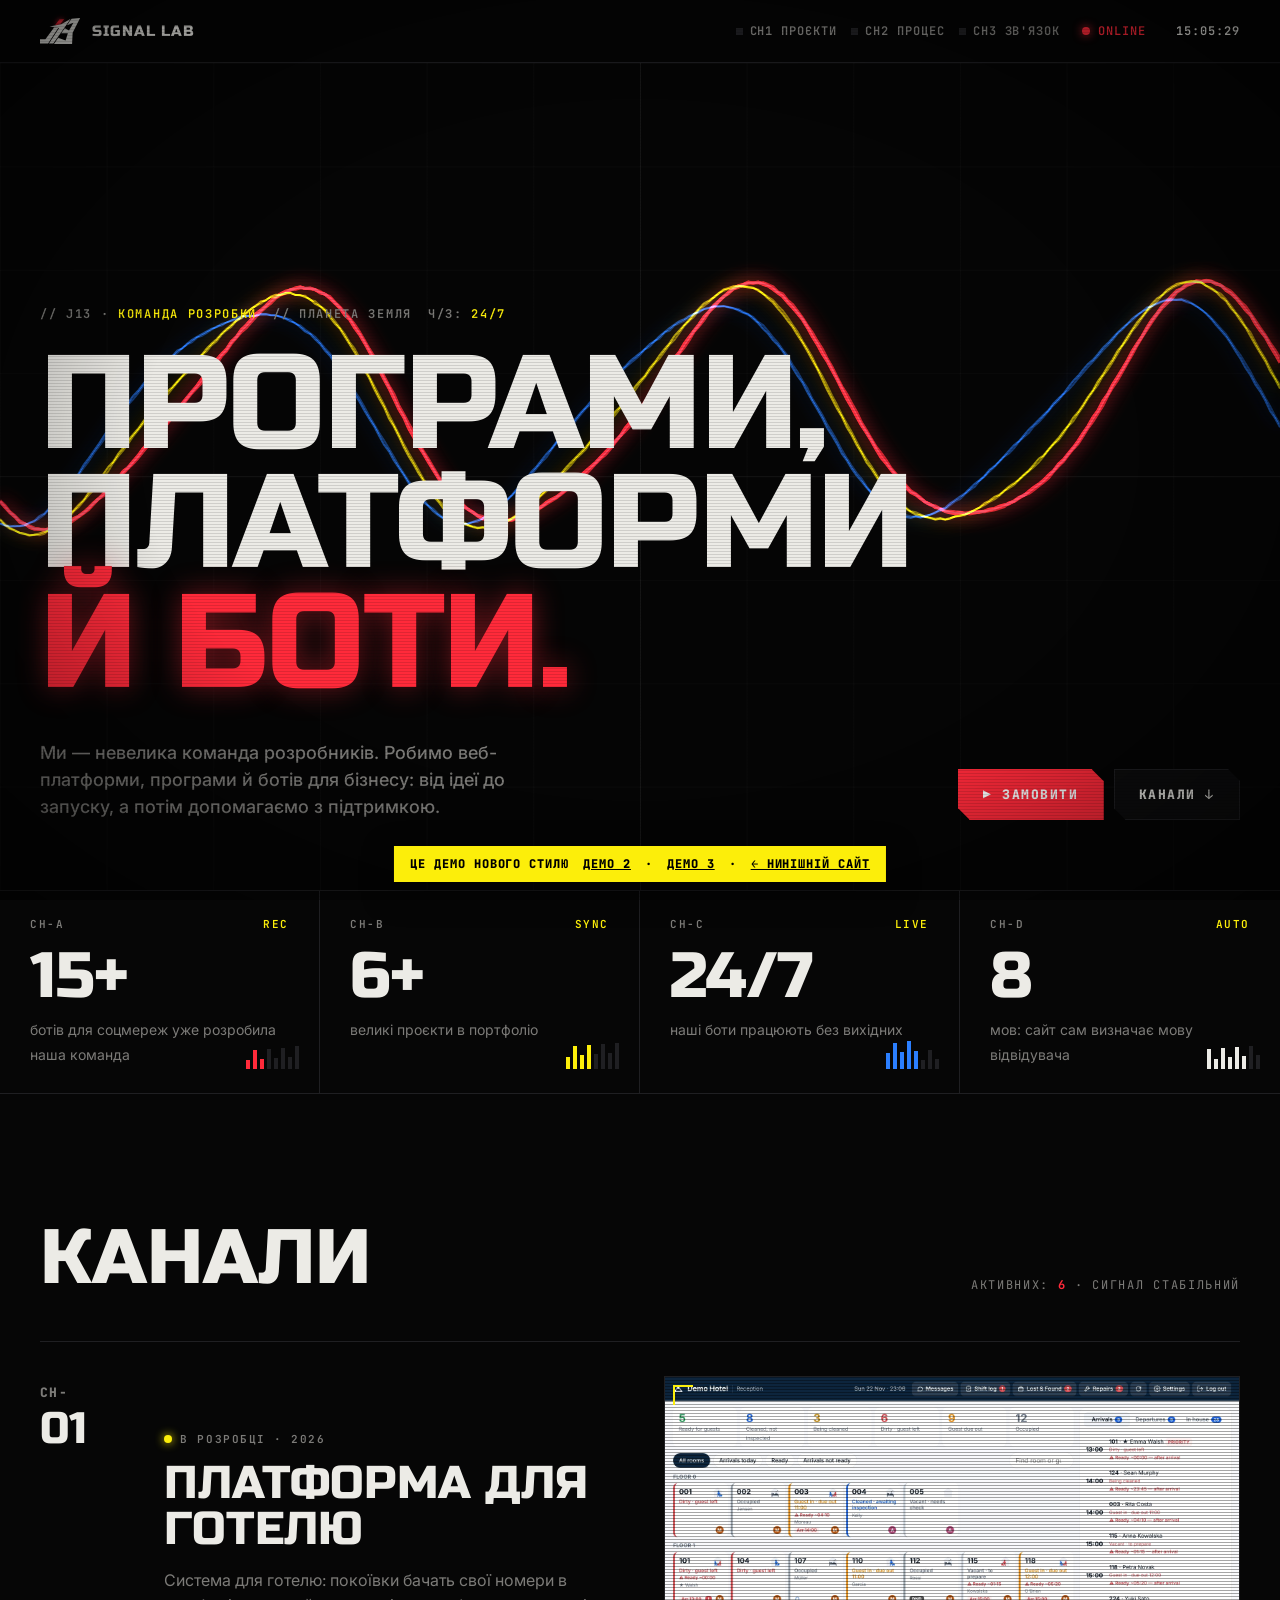
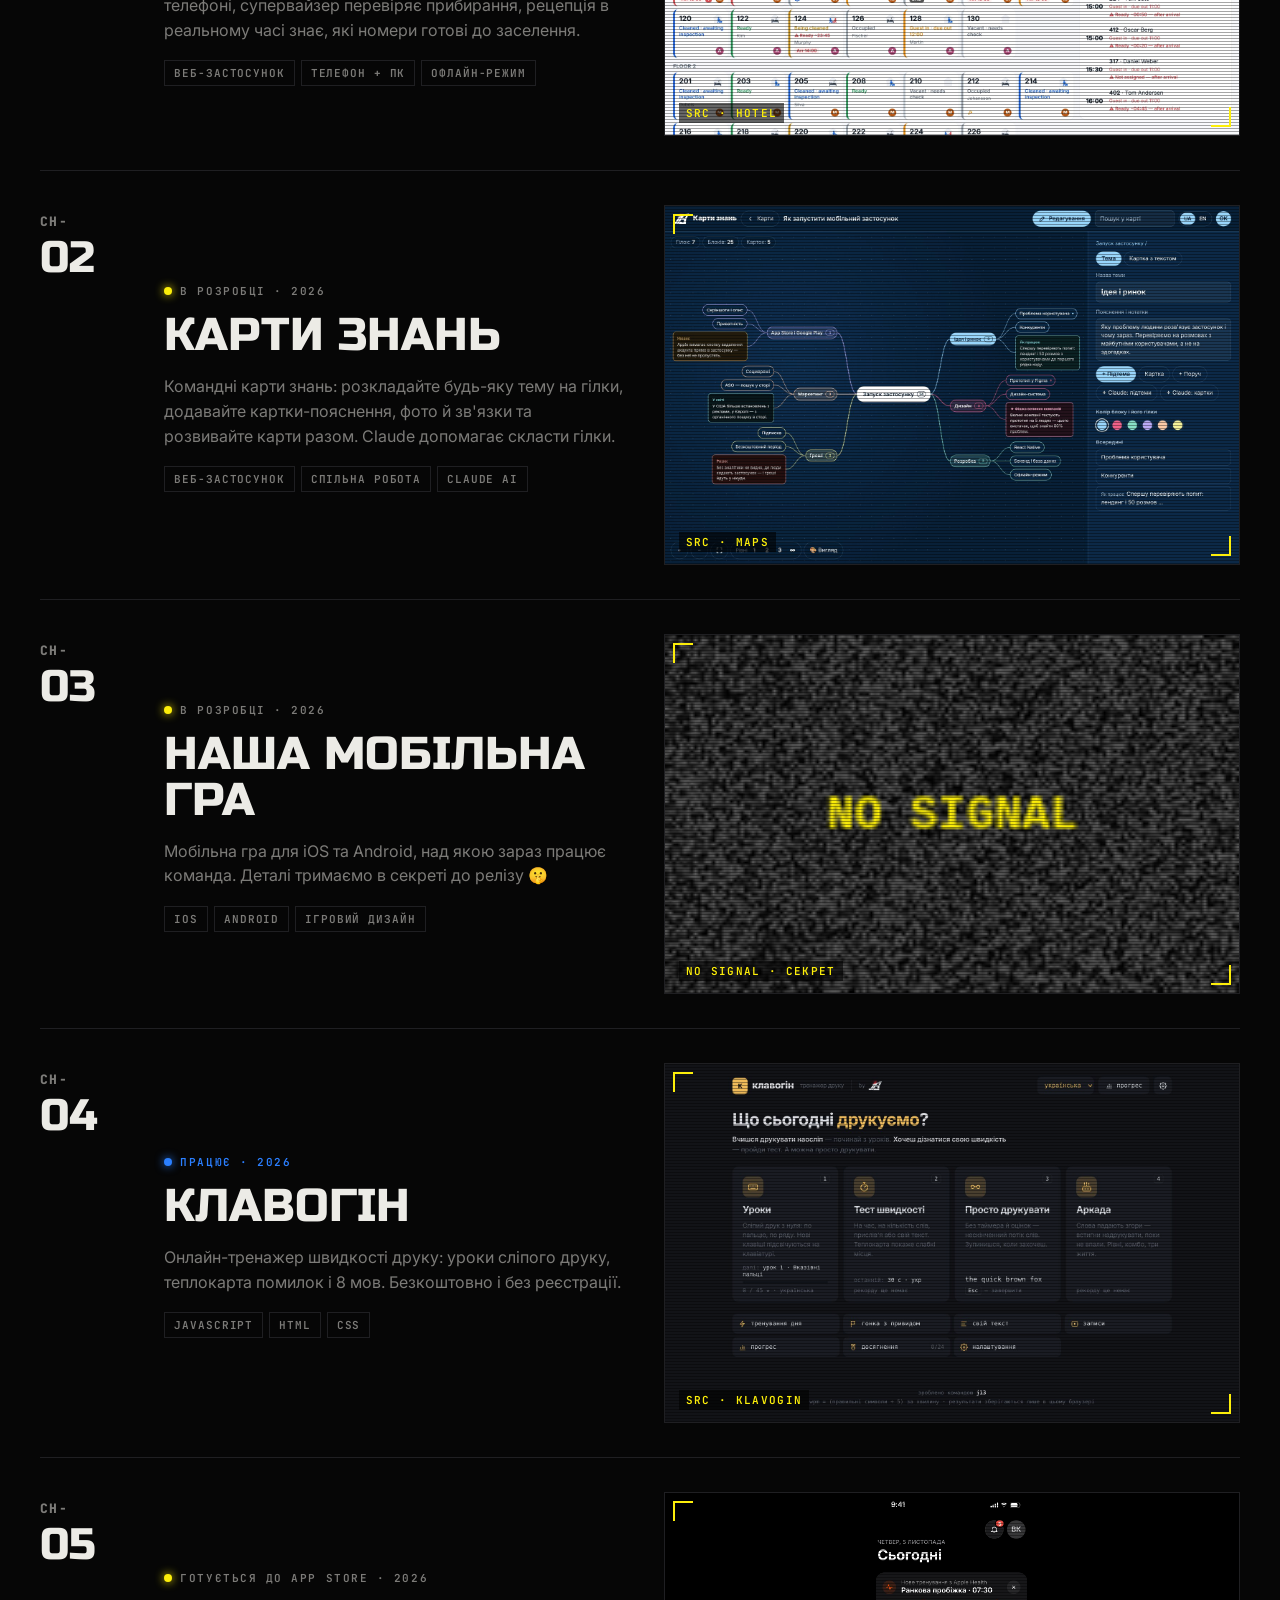
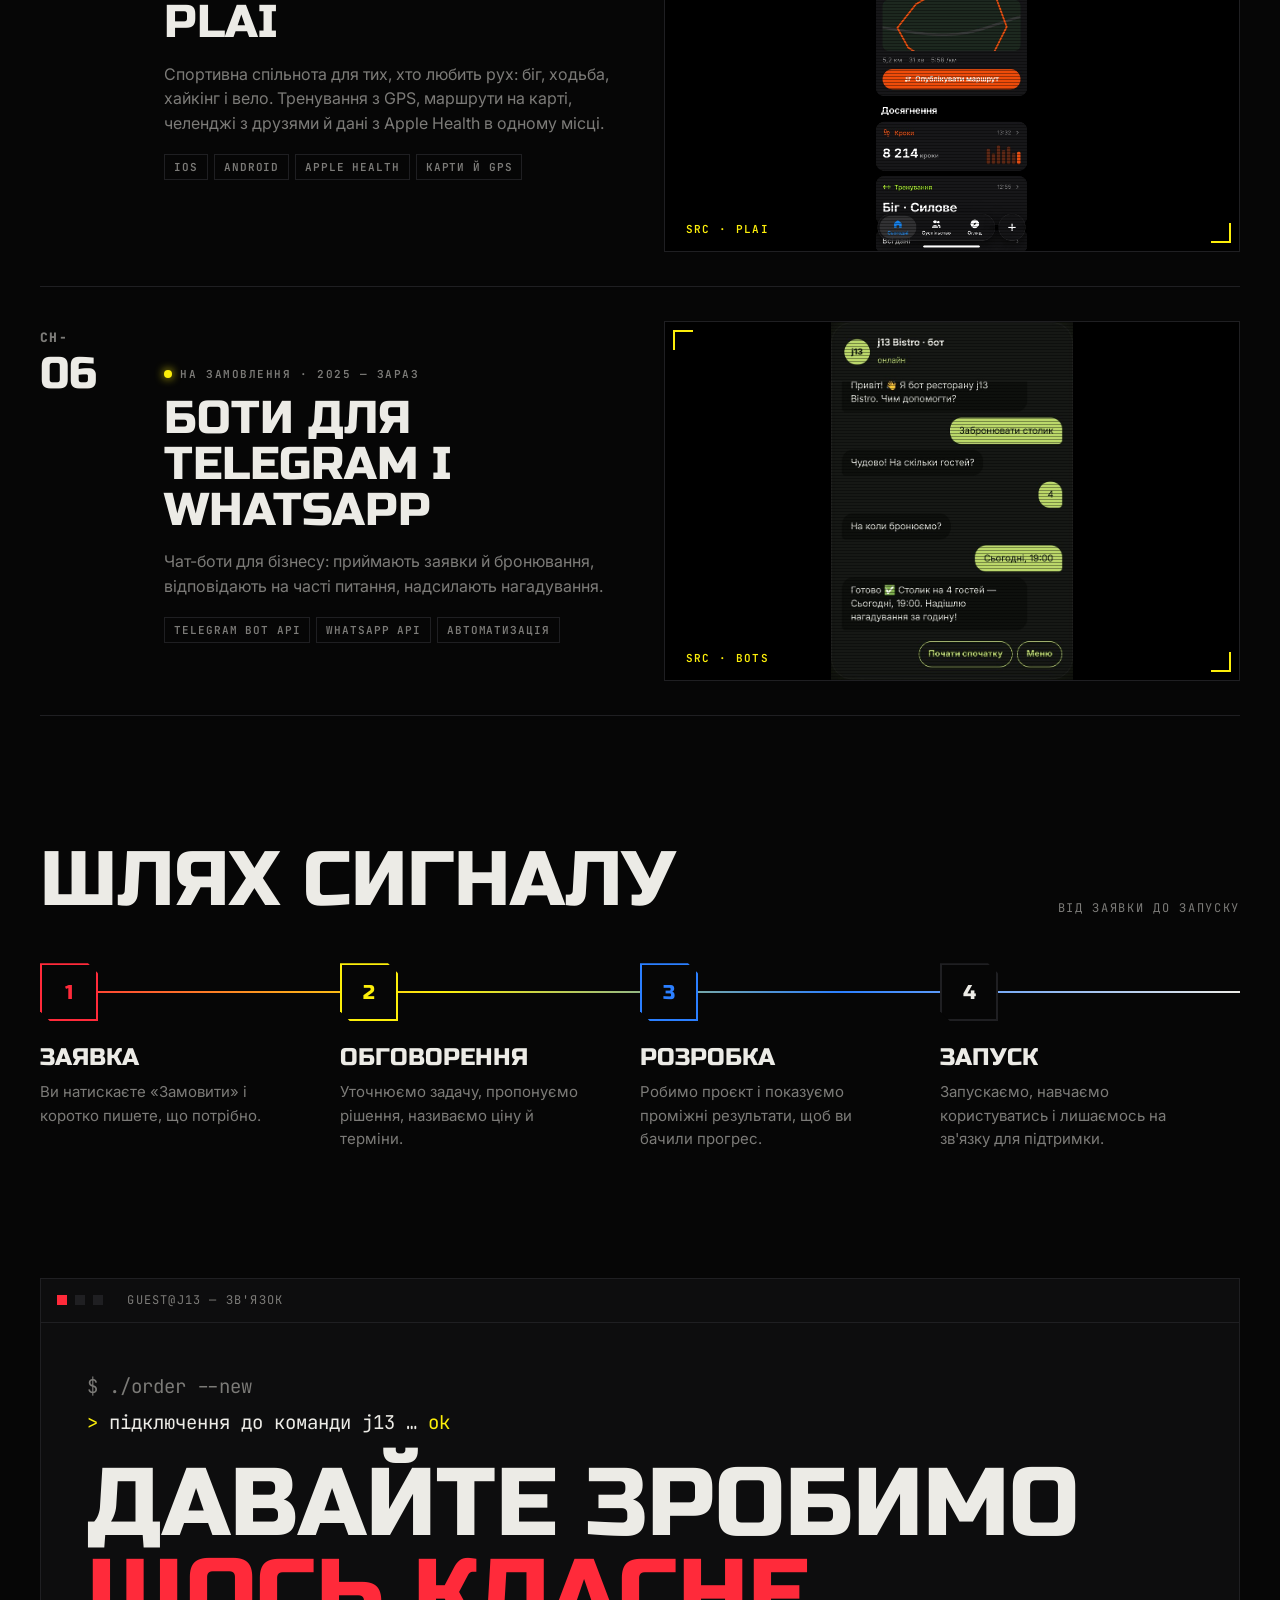
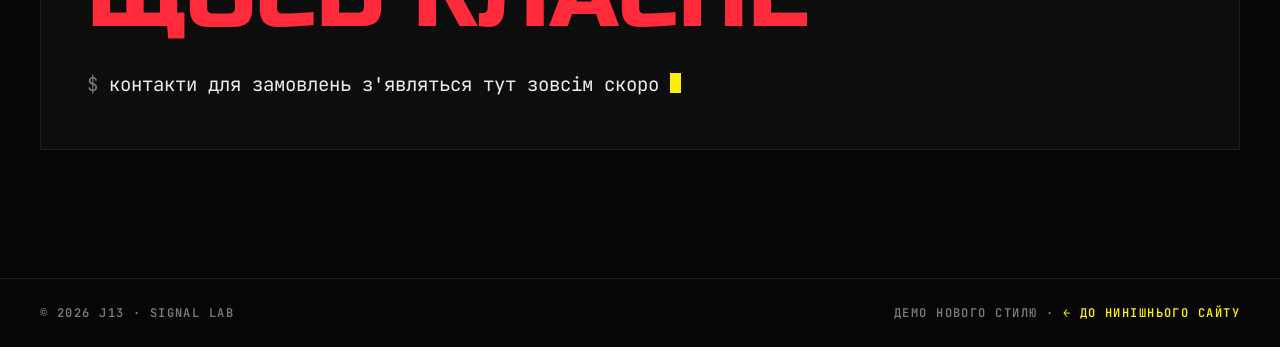
<file: demo/index.html>
<!DOCTYPE html>
<html lang="uk">
<head>
<meta charset="UTF-8">
<meta name="viewport" content="width=device-width, initial-scale=1">
<meta name="robots" content="noindex">
<title>j13 — SIGNAL (демо нового стилю)</title>
<link rel="preconnect" href="https://fonts.googleapis.com">
<link href="https://fonts.googleapis.com/css2?family=Russo+One&family=JetBrains+Mono:wght@400;600;800&family=Inter:wght@400;500;600&display=swap" rel="stylesheet">
<!--
  ДЕМО нового стилю сайту j13. Тексти й проєкти беруться з ../content.js — ті самі, що на основному сайті.
  Ідея: сайт як прилад — осцилограф / термінал. Палітра з логотипа: чорний, червоний імплант, жовтий і синій глюк.
-->
<style>
:root{--bg:#060606;--panel:#0d0d0e;--line:#1f1f22;--grid:rgba(255,255,255,.045);--text:#ecebe6;--mute:#7c7b78;--red:#ff2a3a;--yel:#fcee0a;--blu:#2b7fff;--disp:"Russo One",Impact,sans-serif;--mono:"JetBrains Mono",ui-monospace,monospace}
*{box-sizing:border-box;margin:0;padding:0}
html{scroll-behavior:smooth}
body{background:var(--bg);color:var(--text);font:16px/1.55 Inter,system-ui,sans-serif;-webkit-font-smoothing:antialiased;overflow-x:hidden}
body::before{content:"";position:fixed;inset:0;pointer-events:none;z-index:50;background:repeating-linear-gradient(0deg,rgba(0,0,0,.22) 0 1px,transparent 1px 3px);mix-blend-mode:multiply;opacity:.55}
body::after{content:"";position:fixed;inset:0;pointer-events:none;z-index:49;background:radial-gradient(ellipse at center,transparent 55%,rgba(0,0,0,.55))}
a{color:inherit;text-decoration:none}
.mono{font-family:var(--mono)}
.wrap{max-width:1320px;margin:0 auto;padding:0 clamp(16px,4vw,40px)}
::selection{background:var(--yel);color:#000}

/* ---- верхня панель приладу ---- */
.bar{position:sticky;top:0;z-index:40;background:rgba(6,6,6,.86);backdrop-filter:blur(8px);border-bottom:1px solid var(--line)}
.bar .wrap{display:flex;align-items:center;gap:22px;height:62px;font:600 12px var(--mono);letter-spacing:.08em;text-transform:uppercase;color:var(--mute)}
.logo{display:flex;align-items:center;gap:12px;color:var(--text)}
.logo svg{height:26px;width:auto;overflow:visible}
.logo b{font:400 15px var(--disp);letter-spacing:.06em}
.chs{display:flex;gap:14px;margin-left:auto}
.chs a{display:flex;align-items:center;gap:7px;transition:color .2s}.chs a:hover{color:var(--text)}
.chs a i{width:7px;height:7px;background:var(--line);display:block}
.chs a:hover i{background:var(--yel);box-shadow:0 0 8px var(--yel)}
.rec{display:flex;align-items:center;gap:8px;color:var(--red)}.rec i{width:8px;height:8px;border-radius:50%;background:var(--red);box-shadow:0 0 10px var(--red);animation:blink 1.4s steps(1) infinite}
@keyframes blink{50%{opacity:.15}}
.clock{color:var(--text);min-width:72px;text-align:right}
@media(max-width:820px){.chs{display:none}.rec span{display:none}.bar .wrap{gap:14px}.clock{margin-left:auto}}

/* ---- екран осцилографа ---- */
.scope{position:relative;border-bottom:1px solid var(--line);overflow:hidden}
.scope canvas{position:absolute;inset:0;width:100%;height:100%;display:block}
.scope .grid{position:absolute;inset:0;background-image:linear-gradient(var(--grid) 1px,transparent 1px),linear-gradient(90deg,var(--grid) 1px,transparent 1px);background-size:calc(100%/12) calc(100%/8);pointer-events:none}
.scope .cross{position:absolute;inset:0;pointer-events:none;background:linear-gradient(rgba(255,255,255,.09),rgba(255,255,255,.09)) center/100% 1px no-repeat,linear-gradient(rgba(255,255,255,.09),rgba(255,255,255,.09)) center/1px 100% no-repeat}
.hero{min-height:min(92vh,880px);display:flex;flex-direction:column;justify-content:flex-end}
.hero .wrap{position:relative;z-index:2;width:100%;padding-bottom:clamp(34px,6vw,70px)}
.tag{font:600 12px var(--mono);letter-spacing:.14em;text-transform:uppercase;color:var(--mute);display:flex;gap:16px;flex-wrap:wrap;margin-bottom:24px}
.tag b{color:var(--yel);font-weight:600}
h1{font:400 clamp(48px,10.4vw,168px)/.9 var(--disp);letter-spacing:-.01em;text-transform:uppercase;position:relative}
h1 .r{color:var(--red);text-shadow:0 0 30px rgba(255,42,58,.45)}
h1.glitch{animation:none}
.gl{position:relative;display:inline-block}
.gl::before,.gl::after{content:attr(data-t);position:absolute;left:0;top:0;opacity:0;pointer-events:none}
.gl::before{color:var(--yel)}.gl::after{color:var(--blu)}
.gl.on::before{opacity:.9;transform:translate(-4px,1px);clip-path:inset(10% 0 55% 0)}
.gl.on::after{opacity:.9;transform:translate(4px,-1px);clip-path:inset(55% 0 12% 0)}
.sub{display:flex;justify-content:space-between;align-items:flex-end;gap:30px;flex-wrap:wrap;margin-top:34px}
.sub p{font:500 18px/1.5 Inter;color:var(--mute);max-width:40ch}
.keys{display:flex;gap:10px;flex-wrap:wrap}
.key{font:800 13px var(--mono);letter-spacing:.12em;text-transform:uppercase;padding:16px 24px;border:1px solid var(--line);background:var(--panel);color:var(--text);position:relative;transition:transform .08s,border-color .2s,box-shadow .2s;clip-path:polygon(0 0,calc(100% - 12px) 0,100% 12px,100% 100%,12px 100%,0 calc(100% - 12px))}
.key:hover{border-color:var(--text)}
.key:active{transform:translateY(2px)}
.key.hot{background:var(--red);border-color:var(--red);color:#fff;box-shadow:0 0 0 0 rgba(255,42,58,.5)}
.key.hot:hover{box-shadow:0 0 34px rgba(255,42,58,.55)}

/* ---- показники приладу ---- */
.readouts{display:grid;grid-template-columns:repeat(4,1fr);border-bottom:1px solid var(--line)}
.ro{padding:26px clamp(16px,2.4vw,30px);border-right:1px solid var(--line);position:relative}
.ro:last-child{border-right:0}
.ro small{font:600 11px var(--mono);letter-spacing:.14em;color:var(--mute);text-transform:uppercase;display:flex;justify-content:space-between}
.ro small em{font-style:normal;color:var(--yel)}
.ro b{display:block;font:400 clamp(38px,5vw,64px)/1 var(--disp);margin:14px 0 8px;font-variant-numeric:tabular-nums}
.ro span{font-size:14px;color:var(--mute)}
.ro .bars{position:absolute;right:20px;bottom:24px;display:flex;gap:3px;align-items:flex-end;height:28px}
.ro .bars i{width:4px;background:var(--line)}
.ro:nth-child(1) .bars i.on{background:var(--red)}.ro:nth-child(2) .bars i.on{background:var(--yel)}.ro:nth-child(3) .bars i.on{background:var(--blu)}.ro:nth-child(4) .bars i.on{background:var(--text)}
@media(max-width:820px){.readouts{grid-template-columns:1fr 1fr}.ro:nth-child(2){border-right:0}.ro:nth-child(-n+2){border-bottom:1px solid var(--line)}}

/* ---- секції ---- */
section{padding:clamp(70px,10vw,130px) 0}
.sh{display:flex;align-items:flex-end;justify-content:space-between;gap:20px;margin-bottom:46px;flex-wrap:wrap}
.sh h2{font:400 clamp(36px,6vw,84px)/.95 var(--disp);text-transform:uppercase}
.sh .mono{font-size:12px;letter-spacing:.14em;color:var(--mute);text-transform:uppercase}
.sh .mono b{color:var(--red)}

/* ---- канали (проєкти) ---- */
.ch{display:grid;grid-template-columns:86px 1fr 1.25fr;gap:clamp(18px,3vw,40px);padding:34px 0;border-top:1px solid var(--line);align-items:center;position:relative}
.ch:last-child{border-bottom:1px solid var(--line)}
.ch .no{font:800 13px var(--mono);letter-spacing:.1em;color:var(--mute);align-self:start;padding-top:8px}
.ch .no b{display:block;font:400 44px/1 var(--disp);color:var(--text);margin-top:6px;letter-spacing:0}
.ch .led{display:inline-flex;align-items:center;gap:8px;font:600 11px var(--mono);letter-spacing:.14em;text-transform:uppercase;color:var(--mute);margin-bottom:14px}
.ch .led i{width:8px;height:8px;border-radius:50%;background:var(--yel);box-shadow:0 0 10px var(--yel)}
.ch .led.live i{background:var(--blu);box-shadow:0 0 10px var(--blu)}
.ch .led.live{color:var(--blu)}
.ch h3{font:400 clamp(30px,3.6vw,52px)/1 var(--disp);text-transform:uppercase;margin-bottom:16px;transition:color .2s}
.ch p{color:var(--mute);max-width:46ch;margin-bottom:18px}
.ch .tg{display:flex;flex-wrap:wrap;gap:6px}
.ch .tg span{font:600 11px var(--mono);letter-spacing:.08em;text-transform:uppercase;border:1px solid var(--line);padding:5px 9px;color:var(--mute)}
.screen{position:relative;aspect-ratio:16/10;background:#000;border:1px solid var(--line);overflow:hidden}
.screen::before,.screen::after{content:"";position:absolute;width:18px;height:18px;z-index:3;border:2px solid var(--yel);pointer-events:none}
.screen::before{left:8px;top:8px;border-right:0;border-bottom:0}.screen::after{right:8px;bottom:8px;border-left:0;border-top:0}
.screen .im{position:absolute;inset:0;background-size:cover;background-position:top center;filter:saturate(.85) contrast(1.05);transition:transform .6s cubic-bezier(.2,.7,.2,1),filter .4s}
.screen .im.ph{background-size:contain;background-repeat:no-repeat;background-position:center}
.screen .scan{position:absolute;inset:0;z-index:2;background:repeating-linear-gradient(0deg,rgba(0,0,0,.35) 0 1px,transparent 1px 3px);pointer-events:none}
.screen .rgb{position:absolute;inset:0;z-index:1;background-size:cover;background-position:top center;mix-blend-mode:screen;opacity:0;pointer-events:none}
.screen .lbl{position:absolute;left:14px;bottom:12px;z-index:3;font:600 11px var(--mono);letter-spacing:.12em;color:var(--yel);text-transform:uppercase;background:rgba(0,0,0,.6);padding:3px 7px}
.ch:hover h3{color:var(--yel)}
.ch:hover .screen .im{transform:scale(1.035);filter:saturate(1) contrast(1.1)}
.ch.glitching .rgb.y{opacity:.55;transform:translate(-6px,0);background-blend-mode:multiply}
.ch.glitching .rgb.b{opacity:.55;transform:translate(6px,0)}
.ch .open{position:absolute;inset:0;z-index:4}
@media(max-width:900px){.ch{grid-template-columns:1fr;gap:16px}.ch .no{display:flex;gap:12px;align-items:baseline;padding:0}.ch .no b{font-size:28px;margin:0}.ch .screen{order:-1}}

/* ---- як ми працюємо: шлях сигналу ---- */
.path{display:grid;grid-template-columns:repeat(4,1fr);position:relative}
.path::before{content:"";position:absolute;left:0;right:0;top:28px;height:2px;background:linear-gradient(90deg,var(--red),var(--yel),var(--blu),var(--text))}
.st{padding-right:26px;position:relative}
.st .dot{width:58px;height:58px;display:grid;place-items:center;background:var(--bg);border:2px solid var(--line);font:400 20px var(--disp);position:relative;z-index:1;margin-bottom:22px;clip-path:polygon(0 0,calc(100% - 10px) 0,100% 10px,100% 100%,10px 100%,0 calc(100% - 10px))}
.st:nth-child(1) .dot{border-color:var(--red);color:var(--red)}.st:nth-child(2) .dot{border-color:var(--yel);color:var(--yel)}.st:nth-child(3) .dot{border-color:var(--blu);color:var(--blu)}
.st h4{font:400 24px var(--disp);text-transform:uppercase;margin-bottom:8px}
.st p{color:var(--mute);font-size:15px;max-width:28ch}
@media(max-width:820px){.path{grid-template-columns:1fr 1fr;row-gap:40px}.path::before{display:none}}

/* ---- контакт як термінал ---- */
.term{border:1px solid var(--line);background:var(--panel);font-family:var(--mono)}
.term .tb{display:flex;gap:8px;align-items:center;padding:12px 16px;border-bottom:1px solid var(--line);font-size:12px;color:var(--mute);letter-spacing:.1em;text-transform:uppercase}
.term .tb i{width:10px;height:10px;background:var(--line)}.term .tb i:first-child{background:var(--red)}
.term .body{padding:clamp(22px,4vw,46px);font-size:clamp(15px,1.6vw,19px);line-height:1.9}
.term .body .c{color:var(--mute)}.term .body .y{color:var(--yel)}.term .body .rd{color:var(--red)}
.term .big{display:block;font:400 clamp(40px,7.5vw,110px)/.95 var(--disp);text-transform:uppercase;margin:18px 0 26px;font-family:var(--disp)}
.caret{display:inline-block;width:.6em;height:1.05em;background:var(--yel);vertical-align:-2px;animation:blink 1s steps(1) infinite}
footer{border-top:1px solid var(--line);padding:26px 0;font:600 12px var(--mono);letter-spacing:.12em;text-transform:uppercase;color:var(--mute)}
footer .wrap{display:flex;justify-content:space-between;gap:16px;flex-wrap:wrap}
footer a{color:var(--yel)}
.note{position:fixed;left:50%;bottom:18px;transform:translateX(-50%);z-index:60;background:var(--yel);color:#000;font:800 12px var(--mono);letter-spacing:.08em;text-transform:uppercase;padding:10px 16px;display:flex;gap:14px;align-items:center;box-shadow:0 10px 30px rgba(0,0,0,.5)}
.note a{text-decoration:underline}
@media(prefers-reduced-motion:reduce){*{animation:none!important;transition:none!important}}
</style>
</head>
<body>
<header class="bar"><div class="wrap">
  <a class="logo" href="#top" aria-label="j13"><svg viewBox="0 0 377 244"><defs><filter id="g" x="-300%" y="-300%" width="700%" height="700%"><feGaussianBlur stdDeviation="26"/></filter></defs><path d="M188 57.5L226 11L182 14.5L142.5 65.5L188 57.5Z" fill="#ff2a3a" filter="url(#g)"/><path d="M188 57.5L226 11L182 14.5L142.5 65.5L188 57.5Z" fill="#ff2a3a"/><g fill="currentColor"><path d="M132 88L171 94L75.9615 239.5H0V199.5H50.641L132 88Z"/><path d="M199.848 57.8908L288.5 7L124.796 240H84.5L179.196 92.8158L90 79L199.848 57.8908Z"/><path d="M296.834 6.5L376.5 0L306.5 139.5L301 244H131L171 185L240 212L261.5 144H199L233 97L272.5 117.5L313.5 44L253.5 67.5L280 29L296.834 6.5Z"/></g></svg><b>SIGNAL LAB</b></a>
  <nav class="chs"><a href="#channels"><i></i>CH1 Проєкти</a><a href="#path"><i></i>CH2 Процес</a><a href="#contact"><i></i>CH3 Зв'язок</a></nav>
  <span class="rec"><i></i><span>Online</span></span>
  <span class="clock" id="clock">00:00:00</span>
</div></header>

<section class="scope hero" id="top" style="padding:0">
  <div class="grid"></div><div class="cross"></div><canvas id="wave"></canvas>
  <div class="wrap">
    <div class="tag"><span>// j13 · <b id="role"></b></span><span id="loc"></span><span>ч/з: <b>24/7</b></span></div>
    <h1><span class="gl" data-t="Програми,">Програми,</span><br><span class="gl" data-t="платформи">платформи</span><br><span class="gl r" data-t="й боти.">й боти.</span></h1>
    <div class="sub"><p id="tagline"></p><div class="keys"><a class="key hot" href="#contact">▶ Замовити</a><a class="key" href="#channels">Канали ↓</a></div></div>
  </div>
</section>

<div class="readouts" id="readouts"></div>

<section id="channels"><div class="wrap">
  <div class="sh"><h2>Канали</h2><span class="mono">Активних: <b id="nch"></b> · сигнал стабільний</span></div>
  <div id="list"></div>
</div></section>

<section id="path" style="padding-top:0"><div class="wrap">
  <div class="sh"><h2>Шлях сигналу</h2><span class="mono">від заявки до запуску</span></div>
  <div class="path" id="steps"></div>
</div></section>

<section id="contact" style="padding-top:0"><div class="wrap">
  <div class="term"><div class="tb"><i></i><i></i><i></i>&nbsp; guest@j13 — зв'язок</div>
    <div class="body"><span class="c">$ ./order --new</span><br><span class="y">&gt;</span> підключення до команди j13 … <span class="y">ok</span>
      <span class="big">Давайте зробимо<br><span style="color:var(--red)">щось класне</span></span>
      <span class="c">$</span> контакти для замовлень з'являться тут зовсім скоро <span class="caret"></span></div></div>
</div></section>

<footer><div class="wrap"><span>© 2026 j13 · signal lab</span><span>Демо нового стилю · <a href="../">← до нинішнього сайту</a></span></div></footer>
<div class="note">Це демо нового стилю <a href="../demo2/">Демо 2</a> · <a href="../demo3/">Демо 3</a> · <a href="../">← нинішній сайт</a></div>

<script src="../content.js"></script>
<script>
const S = site_uk, $ = id => document.getElementById(id);
const esc = s => String(s ?? "").replace(/[&<>"]/g, c => ({ "&": "&amp;", "<": "&lt;", ">": "&gt;", '"': "&quot;" }[c]));
$("role").textContent = S.role; $("loc").textContent = "// " + S.location; $("tagline").textContent = S.intro;

// показники
const RO = [["CH-A", "ботів", S.stats[0]], ["CH-B", "проєктів", S.stats[1]], ["CH-C", "без вихідних", S.stats[2]], ["CH-D", "мов сайту", { value: 8, suffix: "", label: "мов: сайт сам визначає мову відвідувача" }]];
$("readouts").innerHTML = RO.map(([c, u, s], i) => `<div class="ro"><small>${c}<em>${["REC", "SYNC", "LIVE", "AUTO"][i]}</em></small><b data-n="${s.value}" data-s="${esc(s.suffix)}">0${esc(s.suffix)}</b><span>${esc(s.label)}</span><div class="bars">${Array.from({ length: 8 }, (_, k) => `<i style="height:${30 + ((k * 37 + i * 13) % 70)}%" class="${k < 3 + i ? "on" : ""}"></i>`).join("")}</div></div>`).join("");
const countUp = el => { const n = +el.dataset.n, s = el.dataset.s, t0 = performance.now(); (function f(t) { const k = Math.min(1, (t - t0) / 1100); el.textContent = Math.round(n * (1 - Math.pow(1 - k, 3))) + s; if (k < 1) requestAnimationFrame(f) })(t0) };
new IntersectionObserver((es, o) => es.forEach(e => { if (e.isIntersecting) { e.target.querySelectorAll("b[data-n]").forEach(countUp); o.disconnect() } }), { threshold: .4 }).observe($("readouts"));

// канали
const live = p => p.live && !/розроб/i.test(p.status);
const pic = p => { const g = p.details.gallery || []; const d = g.find(x => x.kind === "desk"), ph = g.find(x => x.kind === "phone"); return p.image ? { src: "../" + p.image, ph: 0 } : d ? { src: "../" + d.src, ph: 0 } : ph ? { src: "../" + ph.src, ph: 1 } : null };
$("nch").textContent = S.projects.length;
$("list").innerHTML = S.projects.map((p, i) => { const im = pic(p);
  return `<article class="ch"><div class="no">CH-<b>${String(i + 1).padStart(2, "0")}</b></div>
  <div><span class="led ${live(p) ? "live" : ""}"><i></i>${esc(p.status)} · ${esc(p.year)}</span><h3>${esc(p.title)}</h3><p>${esc(p.description)}</p><div class="tg">${(p.tech || []).map(t => `<span>${esc(t)}</span>`).join("")}</div></div>
  <div class="screen">${im ? `<div class="im ${im.ph ? "ph" : ""}" style="background-image:url('${esc(im.src)}')"></div><div class="rgb y" style="background-image:url('${esc(im.src)}')"></div><div class="rgb b" style="background-image:url('${esc(im.src)}')"></div>` : `<canvas class="noise"></canvas>`}<div class="scan"></div><span class="lbl">${im ? "SRC · " + esc(p.slug) : "NO SIGNAL · секрет"}</span></div>
  <a class="open" href="../#p-${esc(p.slug)}" aria-label="${esc(p.title)}"></a></article>` }).join("");
document.querySelectorAll(".ch").forEach(c => c.addEventListener("mouseenter", () => { c.classList.add("glitching"); setTimeout(() => c.classList.remove("glitching"), 160); setTimeout(() => { c.classList.add("glitching"); setTimeout(() => c.classList.remove("glitching"), 90) }, 260) }));
// «немає сигналу» для секретного проєкту — живий шум
document.querySelectorAll("canvas.noise").forEach(cv => { cv.style.cssText = "position:absolute;inset:0;width:100%;height:100%"; const x = cv.getContext("2d"); cv.width = 160; cv.height = 100;
  (function f() { const d = x.createImageData(160, 100); for (let i = 0; i < d.data.length; i += 4) { const v = Math.random() * 90; d.data[i] = d.data[i + 1] = d.data[i + 2] = v; d.data[i + 3] = 255 } x.putImageData(d, 0, 0); x.fillStyle = "#fcee0a"; x.font = "bold 13px monospace"; x.textAlign = "center"; if (Date.now() % 1000 < 700) x.fillText("NO SIGNAL", 80, 54); setTimeout(() => requestAnimationFrame(f), 70) })() });

// шлях сигналу
$("steps").innerHTML = (S.process || []).map((s, i) => `<div class="st"><div class="dot">${i + 1}</div><h4>${esc(s.title)}</h4><p>${esc(s.text)}</p></div>`).join("");

// годинник
setInterval(() => { $("clock").textContent = new Date().toTimeString().slice(0, 8) }, 1000);

// глюк заголовка
const gls = [...document.querySelectorAll(".gl")];
(function g() { const e = gls[Math.floor(Math.random() * gls.length)]; e.classList.add("on"); setTimeout(() => e.classList.remove("on"), 90 + Math.random() * 120); setTimeout(g, 1400 + Math.random() * 2600) })();

// осцилограф: живий сигнал, що реагує на курсор
(function scope() {
  const cv = $("wave"), x = cv.getContext("2d"); let W, H, mx = .5, my = .5, t = 0;
  const fit = () => { const r = cv.getBoundingClientRect(), d = Math.min(2, devicePixelRatio || 1); W = cv.width = r.width * d; H = cv.height = r.height * d };
  fit(); addEventListener("resize", fit);
  cv.parentElement.addEventListener("mousemove", e => { const r = cv.getBoundingClientRect(); mx = (e.clientX - r.left) / r.width; my = (e.clientY - r.top) / r.height });
  const trace = (col, f, amp, ph, w) => { x.beginPath(); for (let i = 0; i <= 260; i++) { const u = i / 260, px = u * W; const y = H * .42 + Math.sin(u * f * 6.283 + ph) * amp * H + Math.sin(u * 37 + t * 3) * amp * H * .12 + (Math.random() - .5) * 2; i ? x.lineTo(px, y) : x.moveTo(px, y) } x.strokeStyle = col; x.lineWidth = w; x.shadowColor = col; x.shadowBlur = 18; x.stroke() };
  (function f() { t += .016; x.fillStyle = "rgba(6,6,6,.28)"; x.fillRect(0, 0, W, H);
    const fr = 1.2 + mx * 3.2, a = .08 + (1 - my) * .12;
    x.globalCompositeOperation = "lighter";
    trace("rgba(43,127,255,.55)", fr, a * .9, t * 1.6 + .6, 2); trace("rgba(252,238,10,.6)", fr, a, t * 1.6 + .25, 2); trace("rgba(255,42,58,.9)", fr, a, t * 1.6, 3);
    x.globalCompositeOperation = "source-over"; x.shadowBlur = 0;
    requestAnimationFrame(f) })();
})();
</script>
</body>
</html>
</file>
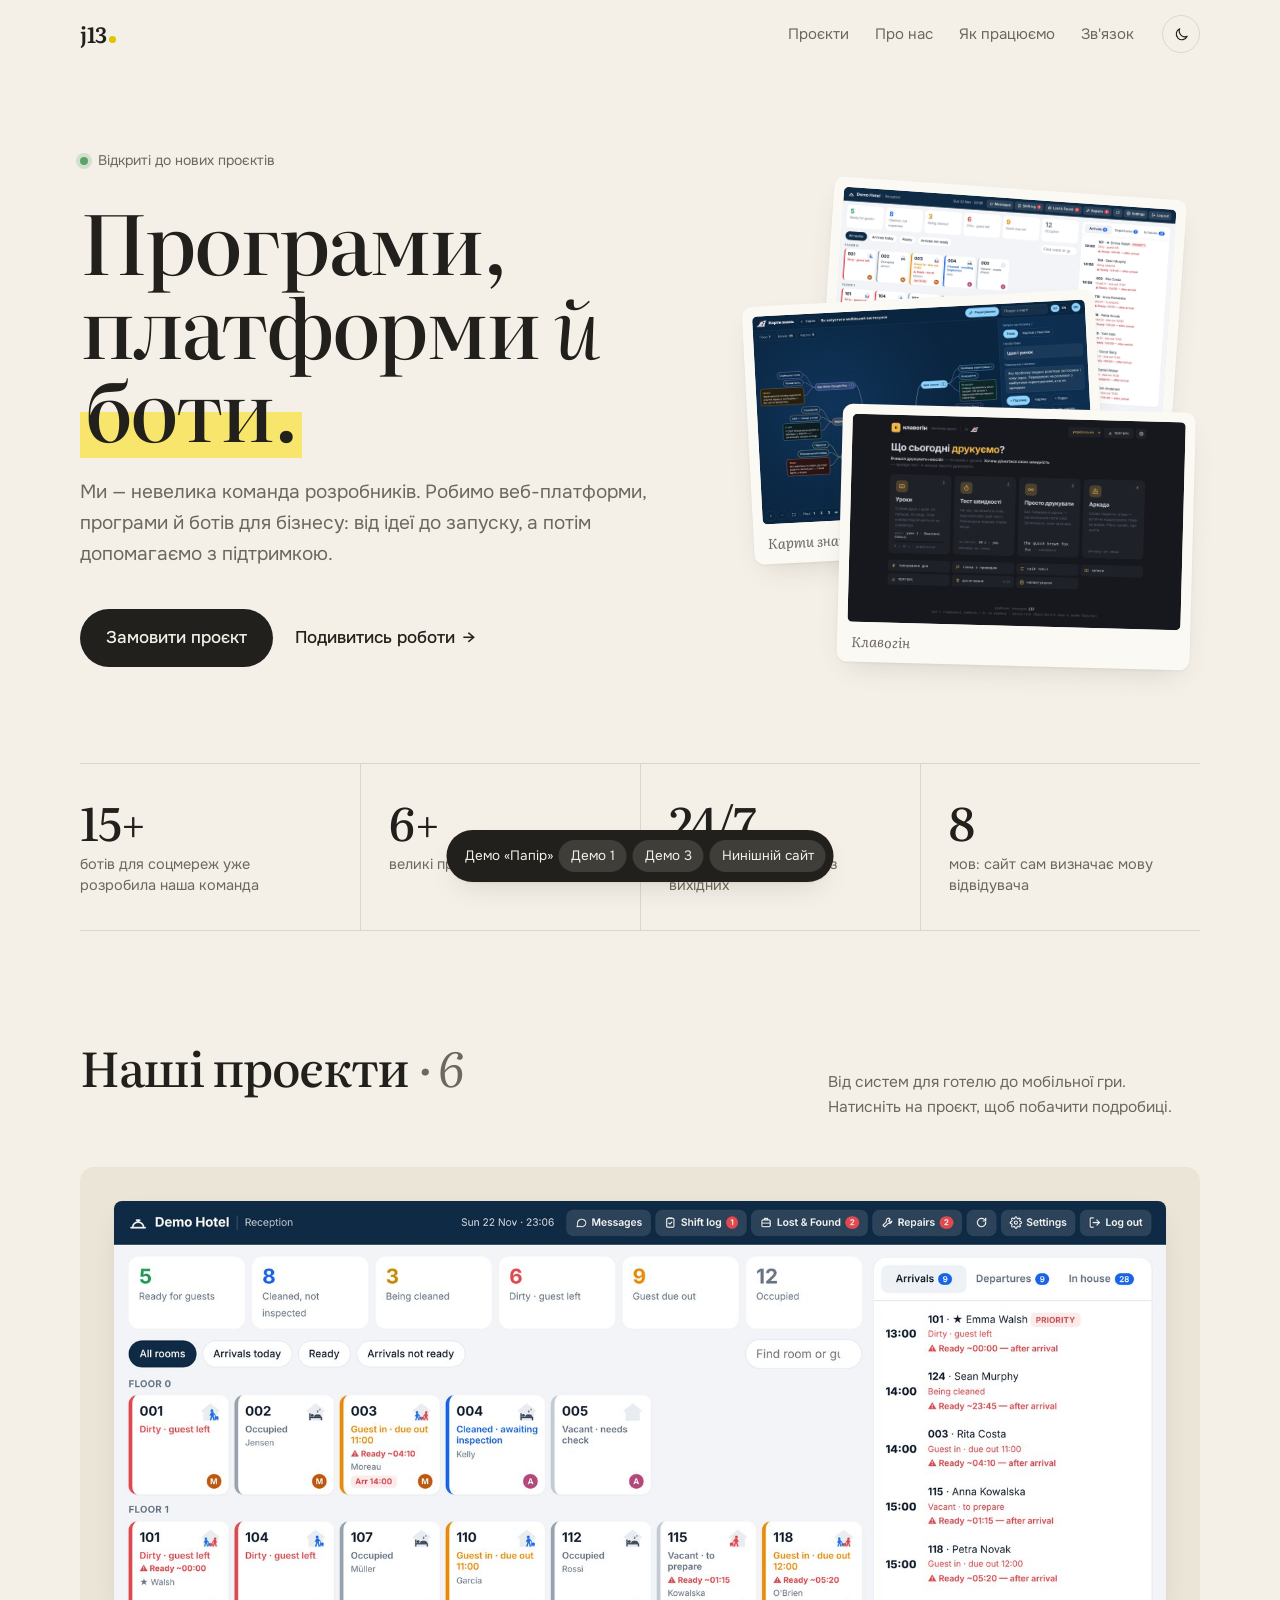
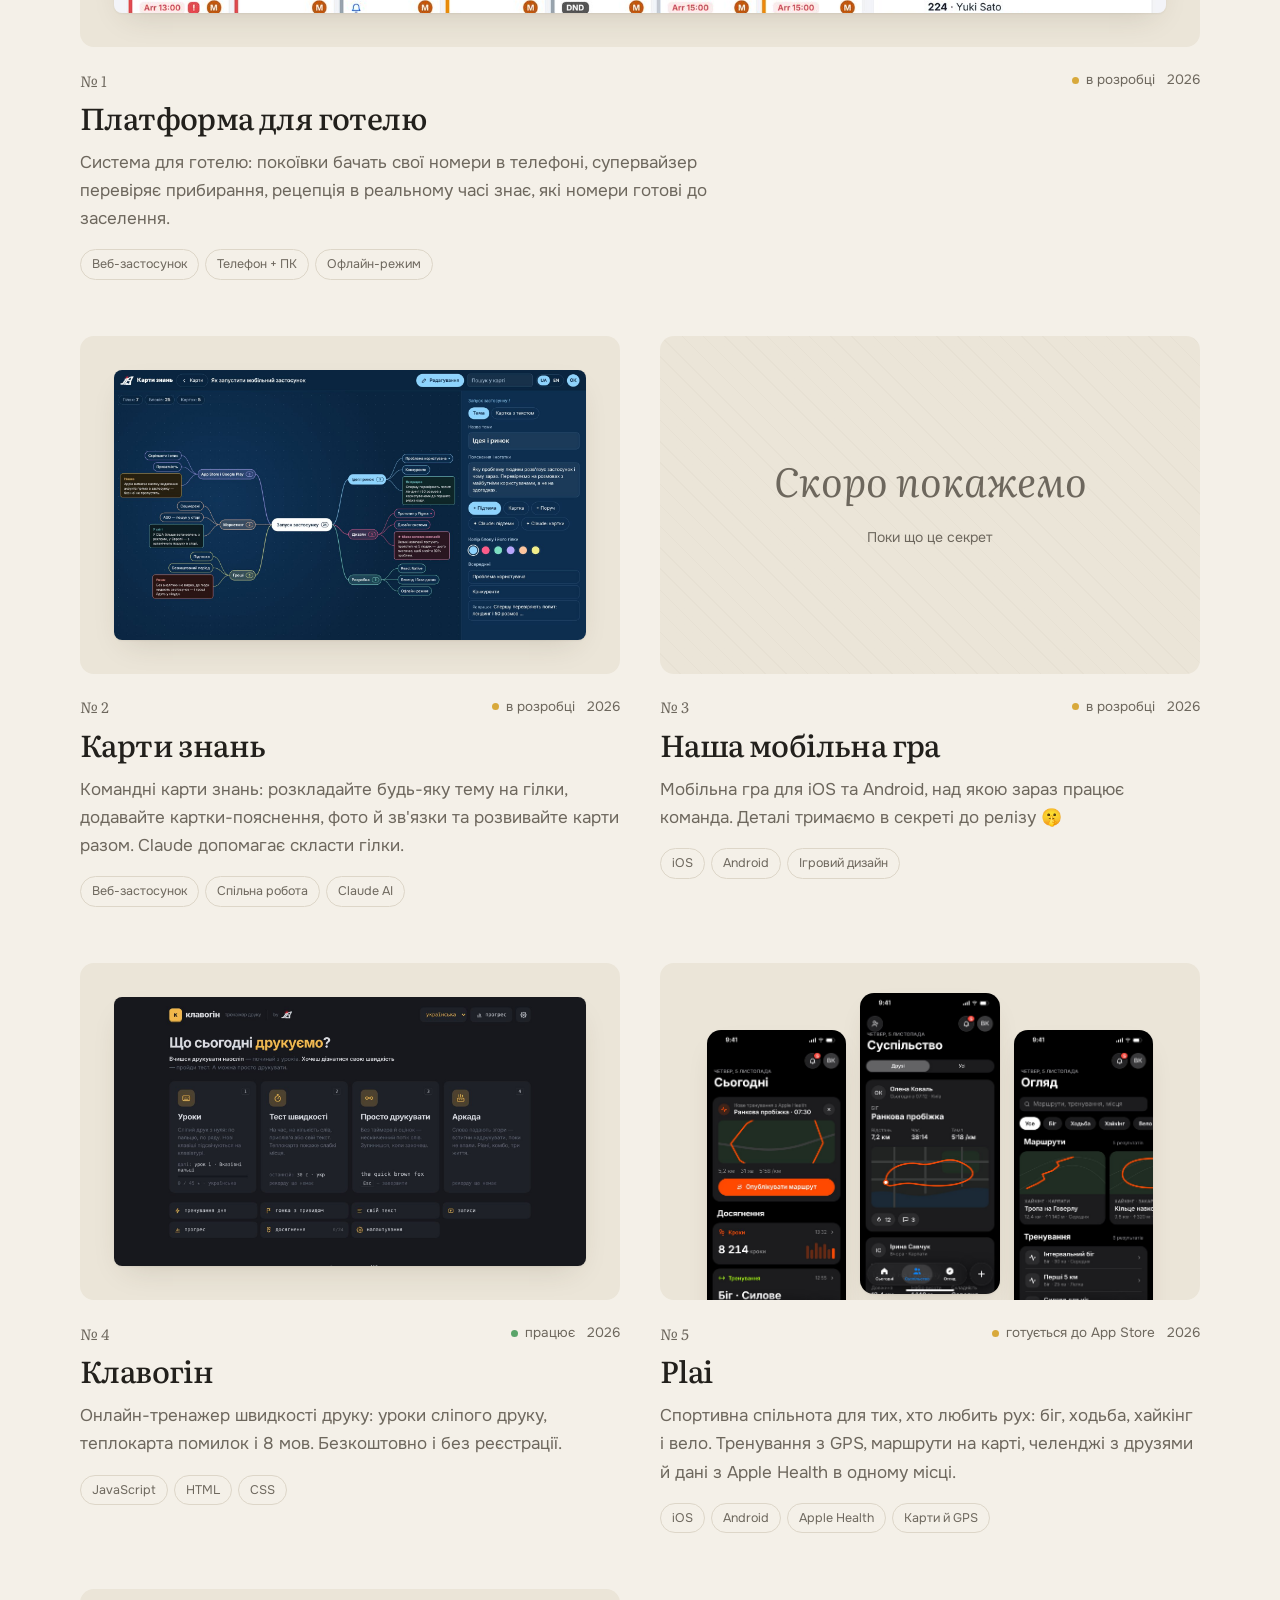
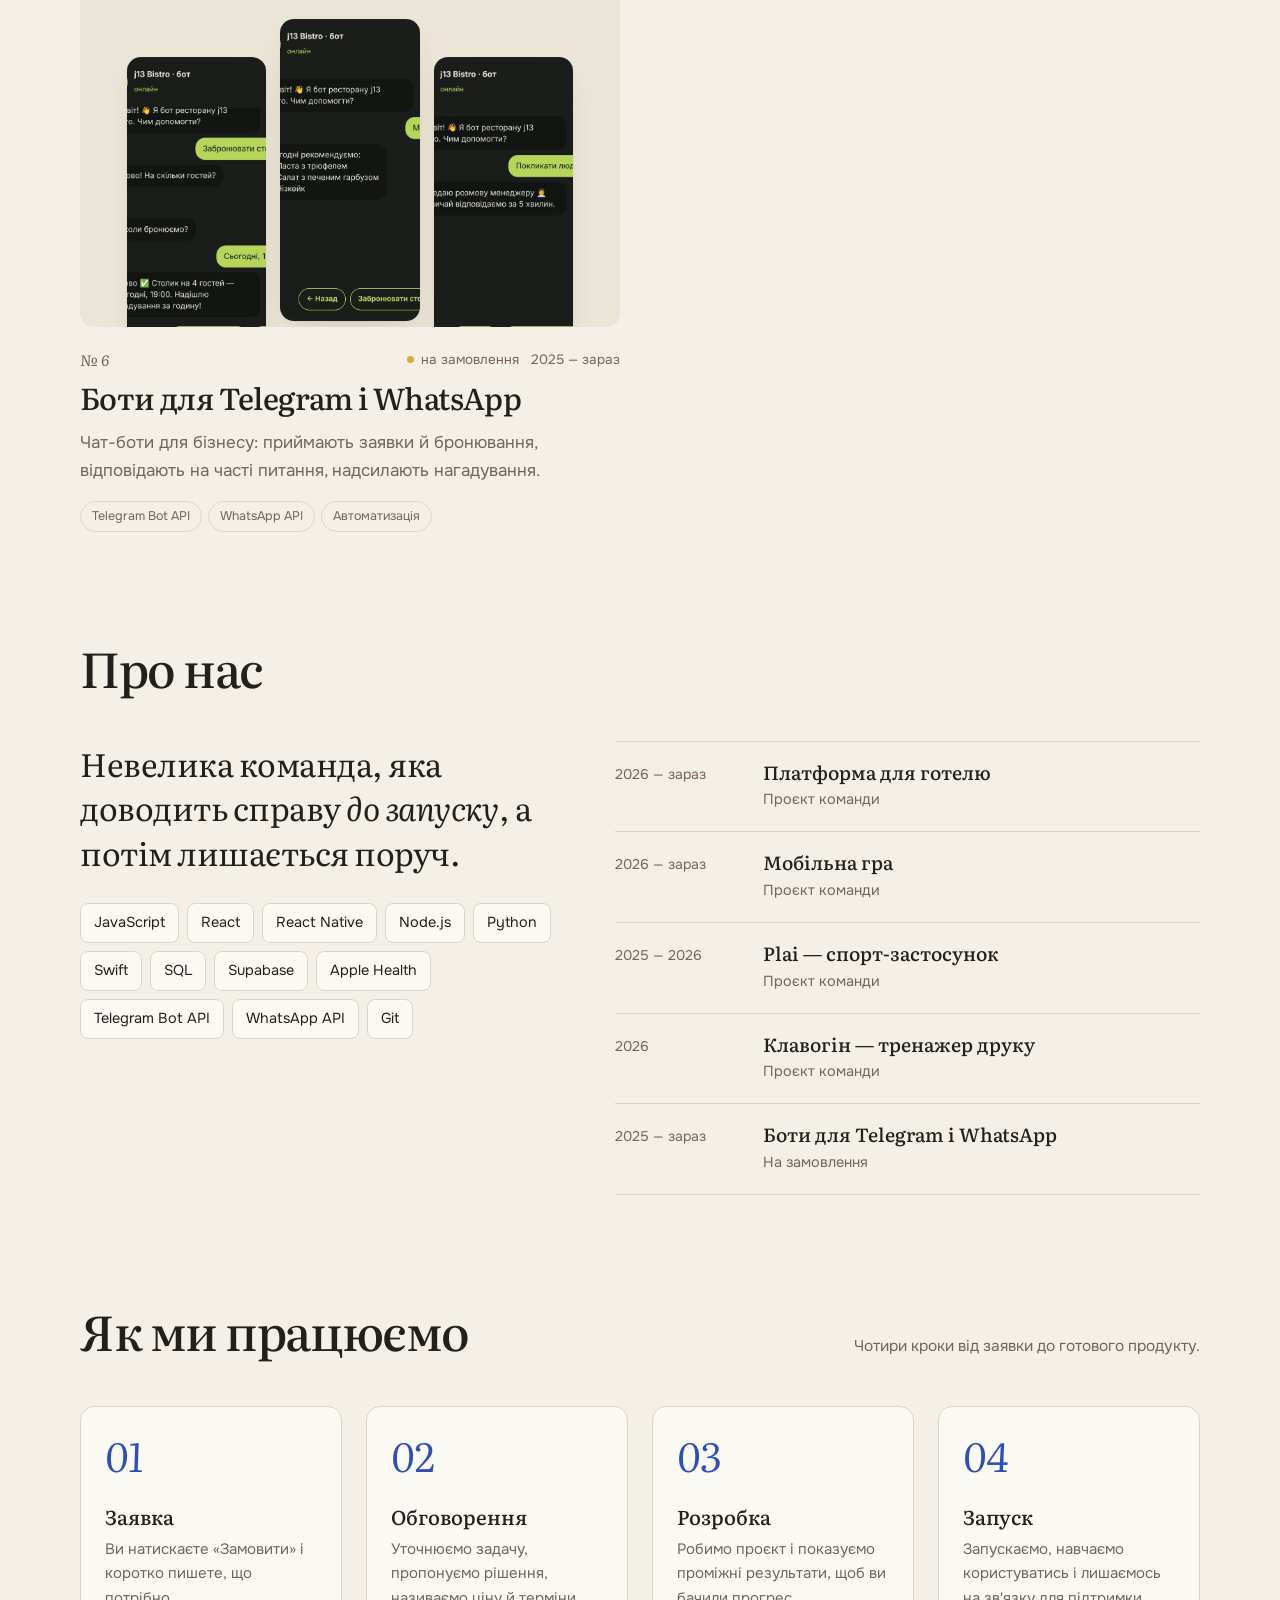
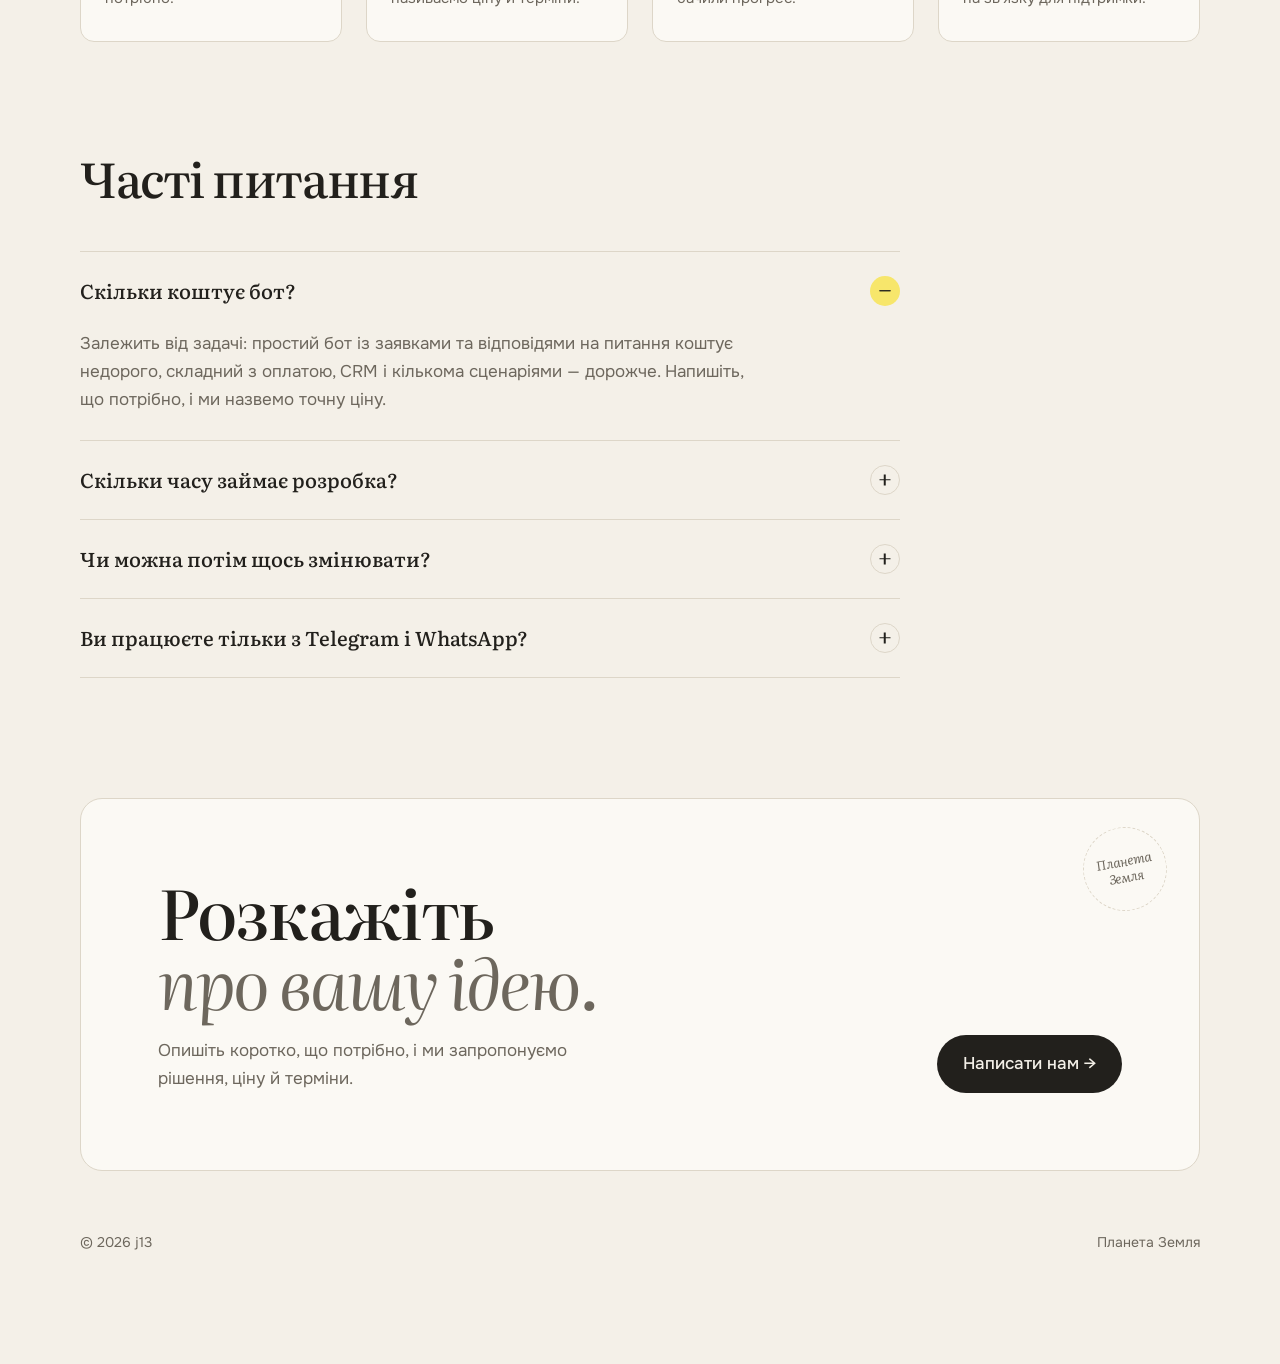
<file: demo2/index.html>
<!DOCTYPE html>
<html lang="uk">
<head>
<meta charset="utf-8">
<meta name="viewport" content="width=device-width, initial-scale=1, viewport-fit=cover">
<title>j13 — демо «Папір»</title>
<meta name="robots" content="noindex">
<meta name="theme-color" content="#f4f0e8">
<link rel="icon" href="../apple-touch-icon.png">
<!--
  ДЕМО №2 «Папір»: спокійний, світлий, теплий стиль, який не втомлює очі.
  Тексти й проєкти беруться з ../content.js — ті самі, що на основному сайті.
-->
<link rel="preconnect" href="https://fonts.googleapis.com">
<link rel="preconnect" href="https://fonts.gstatic.com" crossorigin>
<link href="https://fonts.googleapis.com/css2?family=Literata:ital,opsz,wght@0,7..72,400;0,7..72,500;0,7..72,600;1,7..72,400;1,7..72,500&family=Onest:wght@400;500;600&display=swap" rel="stylesheet">
<style>
:root{
  --bg:#f4f0e8; --paper:#fbf9f4; --ink:#22201c; --soft:#6d675d; --line:#ddd6c8;
  --accent:#2f4fb5; --mark:#f7e66b; --mat:#ebe5d8; --shadow:0 1px 2px rgba(60,50,30,.06),0 12px 30px -12px rgba(60,50,30,.18);
  --serif:"Literata",Georgia,"Times New Roman",serif; --sans:"Onest",system-ui,-apple-system,"Segoe UI",sans-serif;
}
html.night{
  --bg:#1c1b18; --paper:#24221e; --ink:#ebe5d9; --soft:#a59e90; --line:#38352f;
  --accent:#8fa6ff; --mark:#6b5f1c; --mat:#2c2a25; --shadow:0 1px 2px rgba(0,0,0,.3),0 12px 30px -12px rgba(0,0,0,.6);
}
*{box-sizing:border-box;margin:0;padding:0}
html{scroll-behavior:smooth;-webkit-text-size-adjust:100%}
body{background:var(--bg);color:var(--ink);font:400 17px/1.65 var(--sans);transition:background .4s,color .4s;-webkit-font-smoothing:antialiased}
a{color:inherit}
img{display:block;max-width:100%}
.wrap{width:min(1120px,100% - 48px);margin-inline:auto}
::selection{background:var(--mark);color:var(--ink)}

/* ── шапка ── */
header{position:sticky;top:0;z-index:20;background:color-mix(in srgb,var(--bg) 88%,transparent);backdrop-filter:blur(10px);-webkit-backdrop-filter:blur(10px);border-bottom:1px solid transparent;transition:border-color .3s}
header.sc{border-color:var(--line)}
.bar{display:flex;align-items:center;gap:28px;height:68px}
.logo{font:600 22px/1 var(--serif);text-decoration:none;letter-spacing:-.02em;display:flex;align-items:baseline;gap:2px}
.logo i{width:7px;height:7px;border-radius:50%;background:#e0c400;display:inline-block}
nav{display:flex;gap:26px;margin-left:auto;font-size:15px}
nav a{text-decoration:none;color:var(--soft);transition:color .2s}
nav a:hover{color:var(--ink)}
.mode{border:1px solid var(--line);background:none;color:var(--ink);width:38px;height:38px;border-radius:50%;cursor:pointer;display:grid;place-items:center;transition:border-color .2s}
.mode:hover{border-color:var(--soft)}
.mode svg{width:17px;height:17px}

/* ── перший екран ── */
.hero{display:grid;grid-template-columns:1.15fr .85fr;gap:56px;align-items:center;padding:80px 0 96px}
.kick{font-size:14px;color:var(--soft);display:flex;align-items:center;gap:10px;margin-bottom:26px}
.kick b{width:8px;height:8px;border-radius:50%;background:#5aa469;box-shadow:0 0 0 4px color-mix(in srgb,#5aa469 22%,transparent)}
h1{font:500 clamp(44px,6.4vw,84px)/1.02 var(--serif);letter-spacing:-.035em}
h1 em{font-style:italic;font-weight:400}
.mk{background:linear-gradient(var(--mark),var(--mark)) 0 88%/0% 38% no-repeat;transition:background-size 1.1s cubic-bezier(.6,0,.2,1) .5s;padding:0 .06em}
.ready .mk{background-size:100% 38%}
.lead{font-size:19px;color:var(--soft);max-width:30em;margin:28px 0 38px}
.cta{display:flex;flex-wrap:wrap;gap:14px;align-items:center}
.btn{display:inline-flex;align-items:center;gap:10px;background:var(--ink);color:var(--bg);text-decoration:none;font-weight:500;padding:15px 26px;border-radius:999px;transition:transform .2s,box-shadow .2s}
.btn:hover{transform:translateY(-2px);box-shadow:var(--shadow)}
.link{display:inline-flex;align-items:center;gap:8px;text-decoration:none;font-weight:500;padding:15px 8px}
.link span{transition:transform .2s}
.link:hover span{transform:translateX(4px)}

/* листівки з проєктами */
.cards{position:relative;height:440px}
.pc{position:absolute;width:78%;background:var(--paper);padding:10px 10px 14px;border-radius:10px;box-shadow:var(--shadow);text-decoration:none;transition:transform .7s cubic-bezier(.2,.8,.2,1),box-shadow .3s;transform:translate(var(--x),var(--y)) rotate(var(--r))}
.pc img{width:100%;aspect-ratio:16/10;object-fit:cover;object-position:top;border-radius:5px;background:var(--mat)}
.pc small{display:block;font:italic 14px/1 var(--serif);color:var(--soft);padding:12px 4px 0}
.pc:nth-child(1){--x:22%;--y:0;--r:4deg;z-index:1}
.pc:nth-child(2){--x:0;--y:110px;--r:-3deg;z-index:2}
.pc:nth-child(3){--x:26%;--y:220px;--r:1.5deg;z-index:3}
.cards:not(.in) .pc{--y:160px;--r:0deg;--x:12%}
.pc:hover{z-index:5;box-shadow:0 2px 4px rgba(60,50,30,.08),0 24px 50px -16px rgba(60,50,30,.3);transform:translate(var(--x),calc(var(--y) - 8px)) rotate(0)}

/* ── цифри ── */
.stats{display:grid;grid-template-columns:repeat(4,1fr);border-top:1px solid var(--line);border-bottom:1px solid var(--line)}
.stat{padding:34px 28px 34px 0}
.stat+.stat{padding-left:28px;border-left:1px solid var(--line)}
.stat b{font:500 46px/1 var(--serif);letter-spacing:-.03em;display:block;margin-bottom:10px}
.stat span{font-size:14.5px;color:var(--soft);display:block;max-width:15em;line-height:1.45}

/* ── заголовки розділів ── */
section{padding:110px 0 0}
.sh{display:flex;align-items:baseline;justify-content:space-between;gap:24px;margin-bottom:46px}
h2{font:500 clamp(32px,4vw,48px)/1.1 var(--serif);letter-spacing:-.03em}
h2 em{font-style:italic;font-weight:400;color:var(--soft)}
.sh p{color:var(--soft);max-width:24em;font-size:15.5px}

/* ── проєкти ── */
.grid{display:grid;grid-template-columns:1fr 1fr;gap:56px 40px}
.pj{text-decoration:none;display:block}
.pj:first-child{grid-column:1/-1}
.frame{background:var(--mat);border-radius:14px;padding:clamp(16px,3vw,34px);aspect-ratio:16/10;display:flex;align-items:flex-end;justify-content:center;gap:14px;overflow:hidden;position:relative;transition:background .4s}
.pj:first-child .frame{aspect-ratio:21/9}
.frame img{border-radius:8px;box-shadow:var(--shadow);transition:transform .6s cubic-bezier(.2,.8,.2,1)}
.frame .d{width:100%;height:100%;object-fit:cover;object-position:top}
.frame .p{height:112%;width:auto;aspect-ratio:9/19.5;object-fit:cover;object-position:top;border-radius:14px;margin-bottom:-14%}
.frame .p:nth-child(2){margin-bottom:-6%}
.pj:hover .frame img{transform:translateY(-6px)}
.soon{align-items:center;flex-direction:column;justify-content:center;background:repeating-linear-gradient(45deg,var(--mat) 0 14px,color-mix(in srgb,var(--mat) 70%,var(--line)) 14px 15px)}
.soon b{font:italic 400 clamp(28px,3.4vw,40px)/1 var(--serif);color:var(--soft)}
.soon span{font-size:14px;color:var(--soft);margin-top:12px}
.meta{display:flex;align-items:center;gap:12px;margin:22px 0 8px;font-size:13.5px;color:var(--soft)}
.dot{display:inline-flex;align-items:center;gap:7px}
.dot::before{content:"";width:7px;height:7px;border-radius:50%;background:#d8a93b}
.dot.ok::before{background:#5aa469}
.meta .n{font:italic 15px/1 var(--serif);margin-right:auto}
.pj h3{font:500 clamp(24px,2.4vw,30px)/1.2 var(--serif);letter-spacing:-.02em;display:inline;background:linear-gradient(var(--mark),var(--mark)) 0 92%/0% 30% no-repeat;transition:background-size .5s}
.pj:hover h3{background-size:100% 30%}
.pj p{color:var(--soft);margin-top:10px;max-width:40em}
.tags{display:flex;flex-wrap:wrap;gap:6px;margin-top:16px}
.tags span{font-size:12.5px;border:1px solid var(--line);border-radius:999px;padding:4px 11px;color:var(--soft)}

/* ── про нас ── */
.about{display:grid;grid-template-columns:.9fr 1.1fr;gap:56px}
.about .big{font:400 clamp(24px,2.6vw,32px)/1.4 var(--serif);letter-spacing:-.015em}
.about .big em{font-style:italic}
.skills{display:flex;flex-wrap:wrap;gap:8px;margin-top:28px}
.skills span{background:var(--paper);border:1px solid var(--line);border-radius:8px;padding:7px 13px;font-size:14.5px}
.tl{list-style:none}
.tl li{display:grid;grid-template-columns:130px 1fr;gap:18px;padding:18px 0;border-bottom:1px solid var(--line)}
.tl li:first-child{border-top:1px solid var(--line)}
.tl small{color:var(--soft);font-size:14px;padding-top:3px}
.tl b{font:500 19px/1.35 var(--serif);display:block}
.tl span{color:var(--soft);font-size:14.5px}

/* ── як ми працюємо ── */
.steps{display:grid;grid-template-columns:repeat(4,1fr);gap:24px;counter-reset:s}
.step{background:var(--paper);border:1px solid var(--line);border-radius:14px;padding:28px 24px 30px;counter-increment:s}
.step::before{content:"0" counter(s);font:italic 400 40px/1 var(--serif);color:var(--accent);display:block;margin-bottom:28px}
.step h4{font:500 20px/1.3 var(--serif);margin-bottom:8px}
.step p{font-size:15px;color:var(--soft)}

/* ── питання ── */
.faq{max-width:820px}
details{border-bottom:1px solid var(--line)}
details:first-child{border-top:1px solid var(--line)}
summary{list-style:none;cursor:pointer;display:flex;justify-content:space-between;align-items:center;gap:20px;padding:24px 0;font:500 20px/1.35 var(--serif)}
summary::-webkit-details-marker{display:none}
summary i{flex:none;width:30px;height:30px;border-radius:50%;border:1px solid var(--line);position:relative;transition:transform .3s,background .3s}
summary i::before,summary i::after{content:"";position:absolute;left:50%;top:50%;width:11px;height:1.5px;background:currentColor;transform:translate(-50%,-50%)}
summary i::after{transform:translate(-50%,-50%) rotate(90deg);transition:transform .3s}
details[open] summary i{background:var(--mark);border-color:transparent}
details[open] summary i::after{transform:translate(-50%,-50%) rotate(0)}
details p{color:var(--soft);padding:0 60px 26px 0;max-width:44em}

/* ── зв'язок ── */
.letter{margin:120px 0 0;background:var(--paper);border:1px solid var(--line);border-radius:22px;padding:clamp(36px,6vw,80px);display:grid;grid-template-columns:1.2fr .8fr;gap:40px;align-items:end;position:relative;overflow:hidden}
.letter h2{font-size:clamp(38px,5.4vw,68px);line-height:1.04}
.letter p{color:var(--soft);margin-top:20px;max-width:26em}
.letter .cta{justify-content:flex-end}
.stamp{position:absolute;top:28px;right:32px;width:84px;height:84px;border:1.5px dashed var(--line);border-radius:50%;display:grid;place-items:center;font:italic 13px/1.2 var(--serif);color:var(--soft);text-align:center;transform:rotate(-10deg)}

footer{padding:60px 0 110px;color:var(--soft);font-size:14px}
footer .wrap{display:flex;justify-content:space-between;gap:20px;flex-wrap:wrap}

/* плашка демо */
.note{position:fixed;left:50%;bottom:18px;transform:translateX(-50%);z-index:30;background:var(--ink);color:var(--bg);font-size:13.5px;padding:10px 8px 10px 18px;border-radius:999px;display:flex;gap:6px;align-items:center;box-shadow:var(--shadow);white-space:nowrap}
.note a{text-decoration:none;padding:5px 12px;border-radius:999px;background:color-mix(in srgb,var(--bg) 14%,transparent)}
.note a:hover{background:color-mix(in srgb,var(--bg) 26%,transparent)}

/* поява при прокручуванні */
.rv{opacity:0;transform:translateY(18px);transition:opacity .8s ease,transform .8s cubic-bezier(.2,.8,.2,1)}
.rv.in{opacity:1;transform:none}

@media (max-width:900px){
  .hero{grid-template-columns:1fr;padding:48px 0 70px;gap:40px}
  .cards{height:380px;max-width:520px}
  .stats{grid-template-columns:1fr 1fr}
  .stat:nth-child(3){padding-left:0;border-left:0}
  .stat:nth-child(n+3){border-top:1px solid var(--line)}
  .about,.letter{grid-template-columns:1fr}
  .letter .cta{justify-content:flex-start}
  .steps{grid-template-columns:1fr 1fr}
  nav{display:none}
  .bar{justify-content:space-between}
}
@media (max-width:620px){
  body{font-size:16px}
  .wrap{width:calc(100% - 36px)}
  section{padding-top:80px}
  .grid{grid-template-columns:1fr;gap:48px}
  .pj:first-child .frame,.frame{aspect-ratio:4/3}
  .cards{height:300px}
  .sh{flex-direction:column;gap:10px;margin-bottom:32px}
  .stat{padding:24px 14px 24px 0}.stat+.stat{padding-left:14px}
  .stat b{font-size:36px}
  .steps{grid-template-columns:1fr}
  .tl li{grid-template-columns:1fr;gap:4px}
  details p{padding-right:0}
  .stamp{display:none}
  .note{font-size:12.5px;padding-left:14px}
  .note .hide{display:none}
}
@media (prefers-reduced-motion:reduce){*{transition:none!important;scroll-behavior:auto!important}.rv{opacity:1;transform:none}}
</style>
<script>try{if(localStorage.getItem("demo2-night")==="1")document.documentElement.classList.add("night")}catch(e){}</script>
</head>
<body>

<header id="hd"><div class="wrap bar">
  <a class="logo" href="#top">j13<i></i></a>
  <nav><a href="#work">Проєкти</a><a href="#about">Про нас</a><a href="#how">Як працюємо</a><a href="#hi">Зв'язок</a></nav>
  <button class="mode" id="mode" aria-label="Денний / вечірній режим"></button>
</div></header>

<main class="wrap" id="top">
  <div class="hero">
    <div>
      <div class="kick"><b></b><span id="avail"></span></div>
      <h1>Програми, платформи <em>й</em> <span class="mk">боти.</span></h1>
      <p class="lead" id="intro"></p>
      <div class="cta"><a class="btn" href="../#contact">Замовити проєкт</a><a class="link" href="#work">Подивитись роботи <span>→</span></a></div>
    </div>
    <div class="cards" id="cards"></div>
  </div>

  <div class="stats rv" id="stats"></div>

  <section id="work">
    <div class="sh rv"><h2>Наші проєкти <em>· <span id="cnt"></span></em></h2><p>Від систем для готелю до мобільної гри. Натисніть на проєкт, щоб побачити подробиці.</p></div>
    <div class="grid" id="grid"></div>
  </section>

  <section id="about">
    <div class="sh rv"><h2>Про нас</h2></div>
    <div class="about">
      <div class="rv">
        <p class="big">Невелика команда, яка доводить справу <em>до запуску</em>, а потім лишається поруч.</p>
        <div class="skills" id="skills"></div>
      </div>
      <ul class="tl rv" id="tl"></ul>
    </div>
  </section>

  <section id="how">
    <div class="sh rv"><h2>Як ми працюємо</h2><p>Чотири кроки від заявки до готового продукту.</p></div>
    <div class="steps" id="steps"></div>
  </section>

  <section id="faq">
    <div class="sh rv"><h2>Часті питання</h2></div>
    <div class="faq rv" id="qa"></div>
  </section>

  <div class="letter rv" id="hi">
    <div class="stamp">Планета<br>Земля</div>
    <div><h2>Розкажіть<br><em>про вашу ідею.</em></h2><p>Опишіть коротко, що потрібно, і ми запропонуємо рішення, ціну й терміни.</p></div>
    <div class="cta"><a class="btn" href="../#contact">Написати нам →</a></div>
  </div>
</main>

<footer><div class="wrap"><span>© 2026 j13</span><span>Планета Земля</span></div></footer>

<div class="note"><span class="hide">Демо «Папір»</span><a href="../demo/">Демо 1</a><a href="../demo3/">Демо 3</a><a href="../">Нинішній сайт</a></div>

<script src="../content.js"></script>
<script>
const S = site_uk, $ = id => document.getElementById(id);
const esc = s => String(s ?? "").replace(/[&<>"]/g, c => ({ "&": "&amp;", "<": "&lt;", ">": "&gt;", '"': "&quot;" }[c]));
const ok = p => p.live && !/розроб/i.test(p.status);
const G = p => p.details.gallery || [];

$("avail").textContent = S.available;
$("intro").textContent = S.intro;

// листівки: три проєкти з настільними скрінами
const desk = p => p.image || (G(p).find(x => x.kind === "desk") || {}).src;
$("cards").innerHTML = S.projects.filter(desk).slice(0, 3).map(p => `<a class="pc" href="../#p-${esc(p.slug)}"><img src="../${esc(desk(p))}" alt=""><small>${esc(p.title)}</small></a>`).join("");

// цифри
const st = [...S.stats, { value: 8, suffix: "", label: "мов: сайт сам визначає мову відвідувача" }];
$("stats").innerHTML = st.map(s => `<div class="stat"><b data-n="${s.value}" data-s="${esc(s.suffix)}">0${esc(s.suffix)}</b><span>${esc(s.label)}</span></div>`).join("");

// проєкти
$("cnt").textContent = S.projects.length;
const frame = p => {
  const g = G(p), d = desk(p), ph = g.filter(x => x.kind === "phone");
  if (d && (p.mock !== "phones")) return `<div class="frame"><img class="d" src="../${esc(d)}" alt=""></div>`;
  if (ph.length) return `<div class="frame">${ph.slice(0, 3).map(x => `<img class="p" src="../${esc(x.src)}" alt="">`).join("")}</div>`;
  return `<div class="frame soon"><b>Скоро покажемо</b><span>Поки що це секрет</span></div>`;
};
$("grid").innerHTML = S.projects.map((p, i) => `<a class="pj rv" href="../#p-${esc(p.slug)}">${frame(p)}
  <div class="meta"><span class="n">№ ${i + 1}</span><span class="dot ${ok(p) ? "ok" : ""}">${esc(p.status)}</span><span>${esc(p.year)}</span></div>
  <h3>${esc(p.title)}</h3><p>${esc(p.description)}</p>
  <div class="tags">${(p.tech || []).map(t => `<span>${esc(t)}</span>`).join("")}</div></a>`).join("");

// про нас
$("skills").innerHTML = S.skills.map(s => `<span>${esc(s)}</span>`).join("");
$("tl").innerHTML = S.experience.map(e => `<li><small>${esc(e.period)}</small><div><b>${esc(e.title)}</b><span>${esc(e.place)}</span></div></li>`).join("");

// кроки й питання
$("steps").innerHTML = S.process.map(s => `<div class="step rv"><h4>${esc(s.title)}</h4><p>${esc(s.text)}</p></div>`).join("");
$("qa").innerHTML = S.faq.map((f, i) => `<details${i ? "" : " open"}><summary>${esc(f.q)}<i></i></summary><p>${esc(f.a)}</p></details>`).join("");

// денний / вечірній режим
const SUN = '<svg viewBox="0 0 24 24" fill="none" stroke="currentColor" stroke-width="1.6" stroke-linecap="round"><circle cx="12" cy="12" r="4"/><path d="M12 2v2M12 20v2M4.9 4.9l1.4 1.4M17.7 17.7l1.4 1.4M2 12h2M20 12h2M4.9 19.1l1.4-1.4M17.7 6.3l1.4-1.4"/></svg>',
      MOON = '<svg viewBox="0 0 24 24" fill="none" stroke="currentColor" stroke-width="1.6" stroke-linejoin="round"><path d="M20 14.5A8 8 0 0 1 9.5 4a8 8 0 1 0 10.5 10.5z"/></svg>';
const paint = () => { const n = document.documentElement.classList.contains("night"); $("mode").innerHTML = n ? SUN : MOON; document.querySelector('meta[name=theme-color]').content = n ? "#1c1b18" : "#f4f0e8" };
$("mode").onclick = () => { const n = document.documentElement.classList.toggle("night"); try { localStorage.setItem("demo2-night", n ? "1" : "0") } catch (e) {} paint() };
paint();

// тінь шапки
addEventListener("scroll", () => $("hd").classList.toggle("sc", scrollY > 8), { passive: true });

// поява, лічильники
const countUp = el => { const n = +el.dataset.n, s = el.dataset.s, t0 = performance.now(); (function f(t) { const k = Math.min(1, (t - t0) / 1200); el.textContent = Math.round(n * (1 - Math.pow(1 - k, 3))) + s; if (k < 1) requestAnimationFrame(f) })(t0) };
const io = new IntersectionObserver(es => es.forEach(e => { if (!e.isIntersecting) return; e.target.classList.add("in"); e.target.querySelectorAll("b[data-n]").forEach(countUp); io.unobserve(e.target) }), { threshold: .15, rootMargin: "0px 0px -40px 0px" });
document.querySelectorAll(".rv").forEach(el => io.observe(el));

requestAnimationFrame(() => { document.body.classList.add("ready"); setTimeout(() => $("cards").classList.add("in"), 150) });
</script>
</body>
</html>
</file>
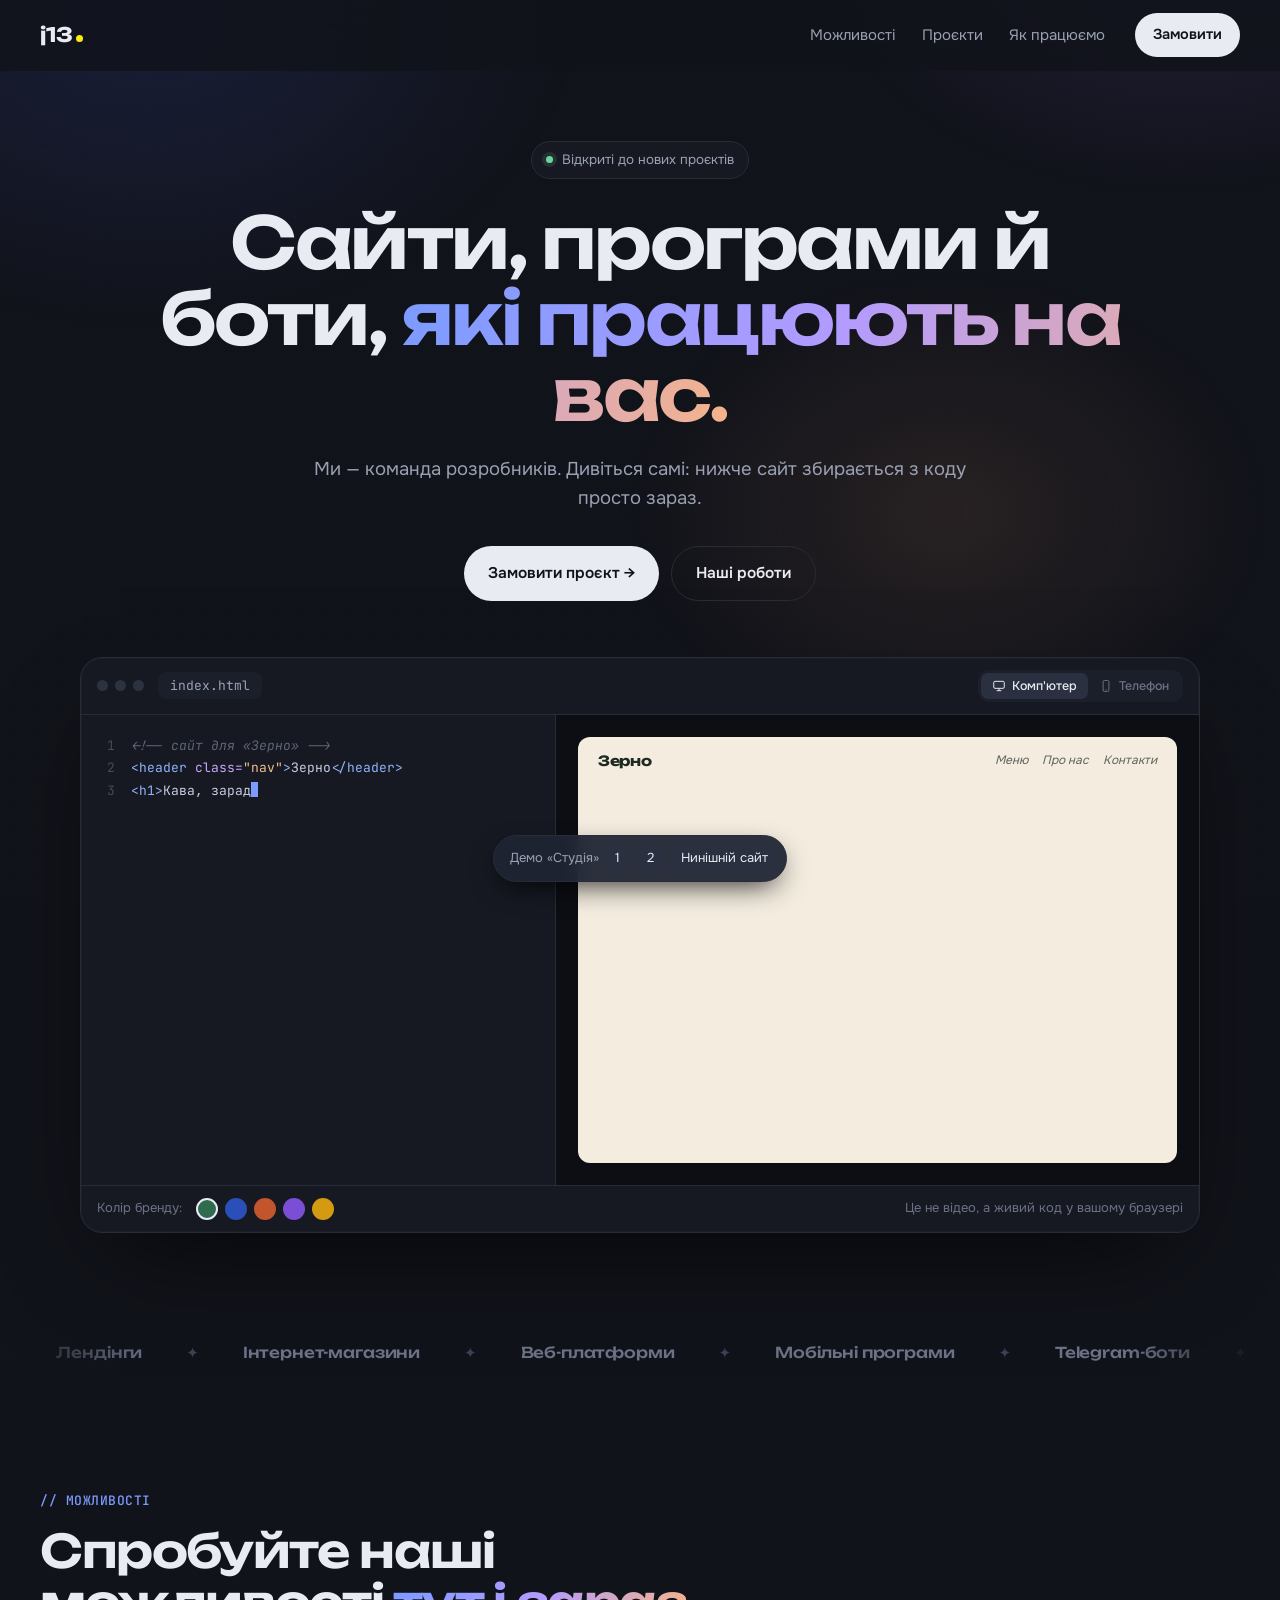
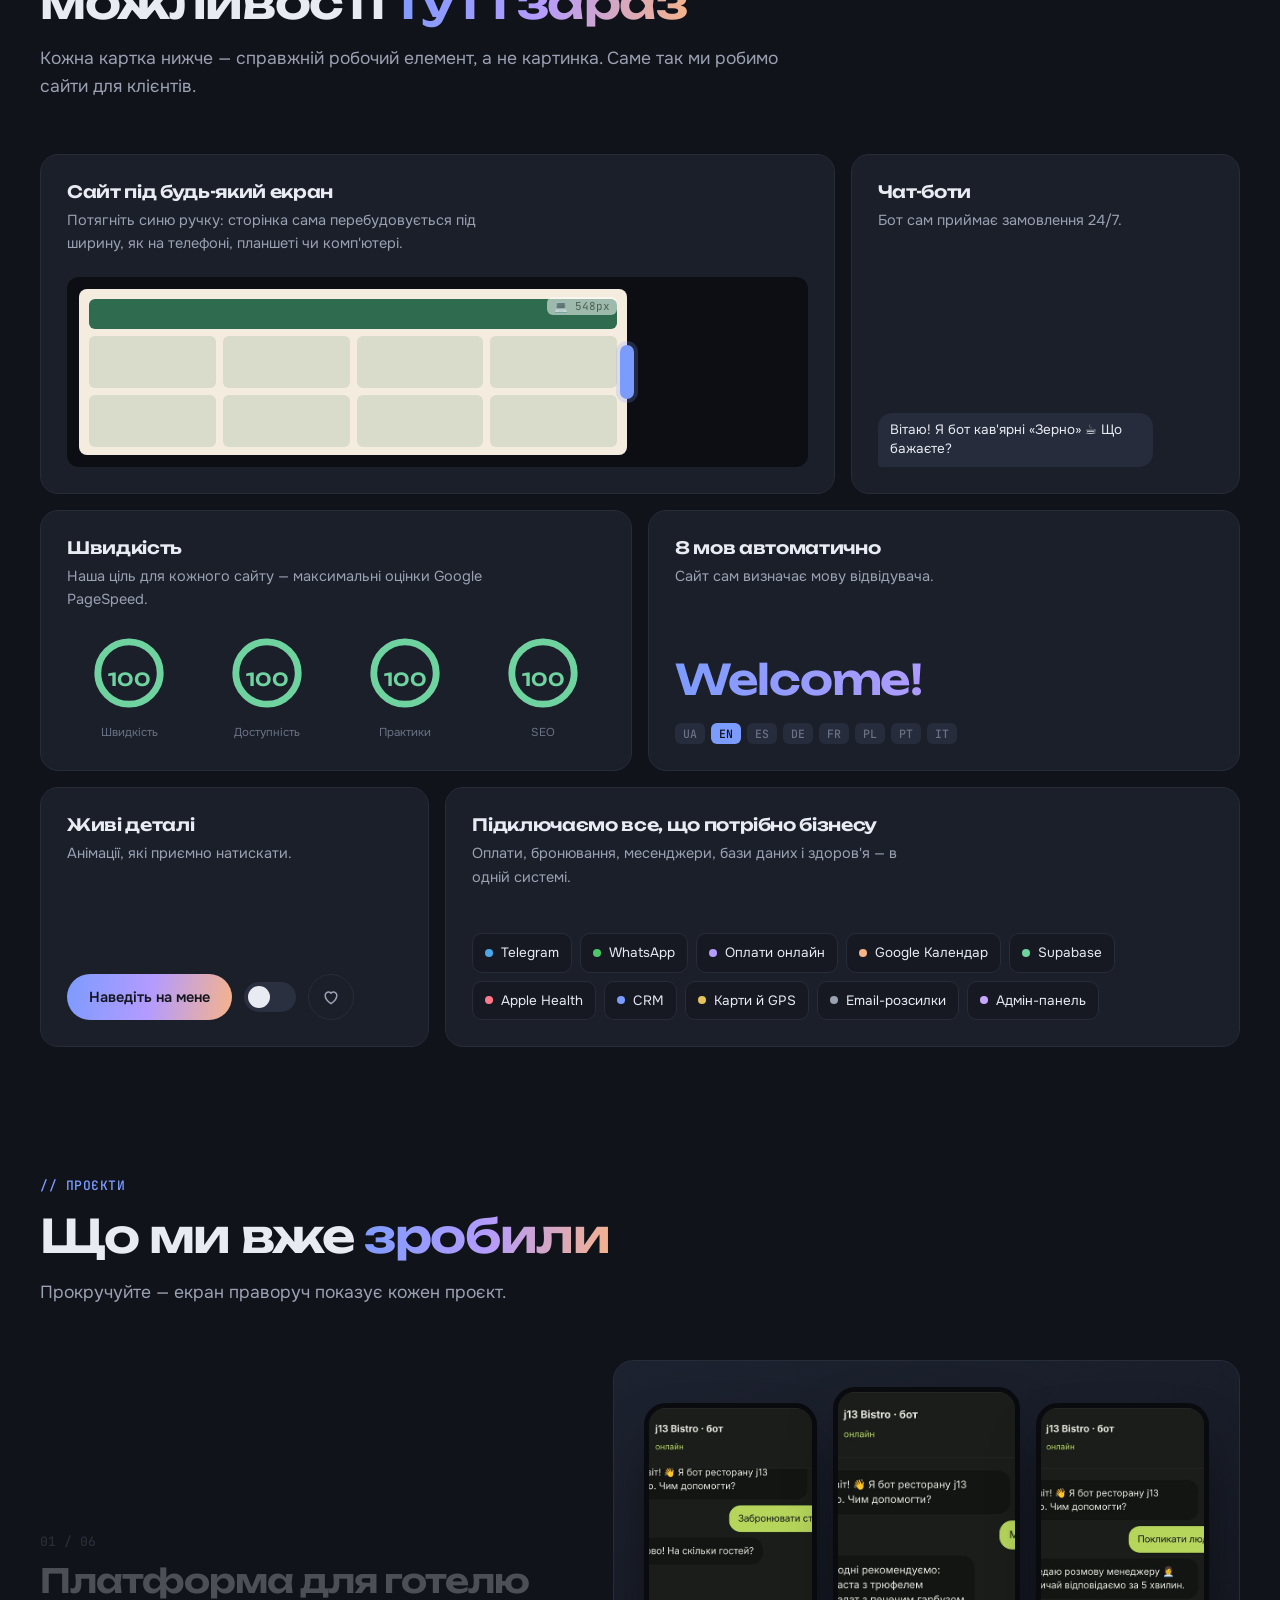
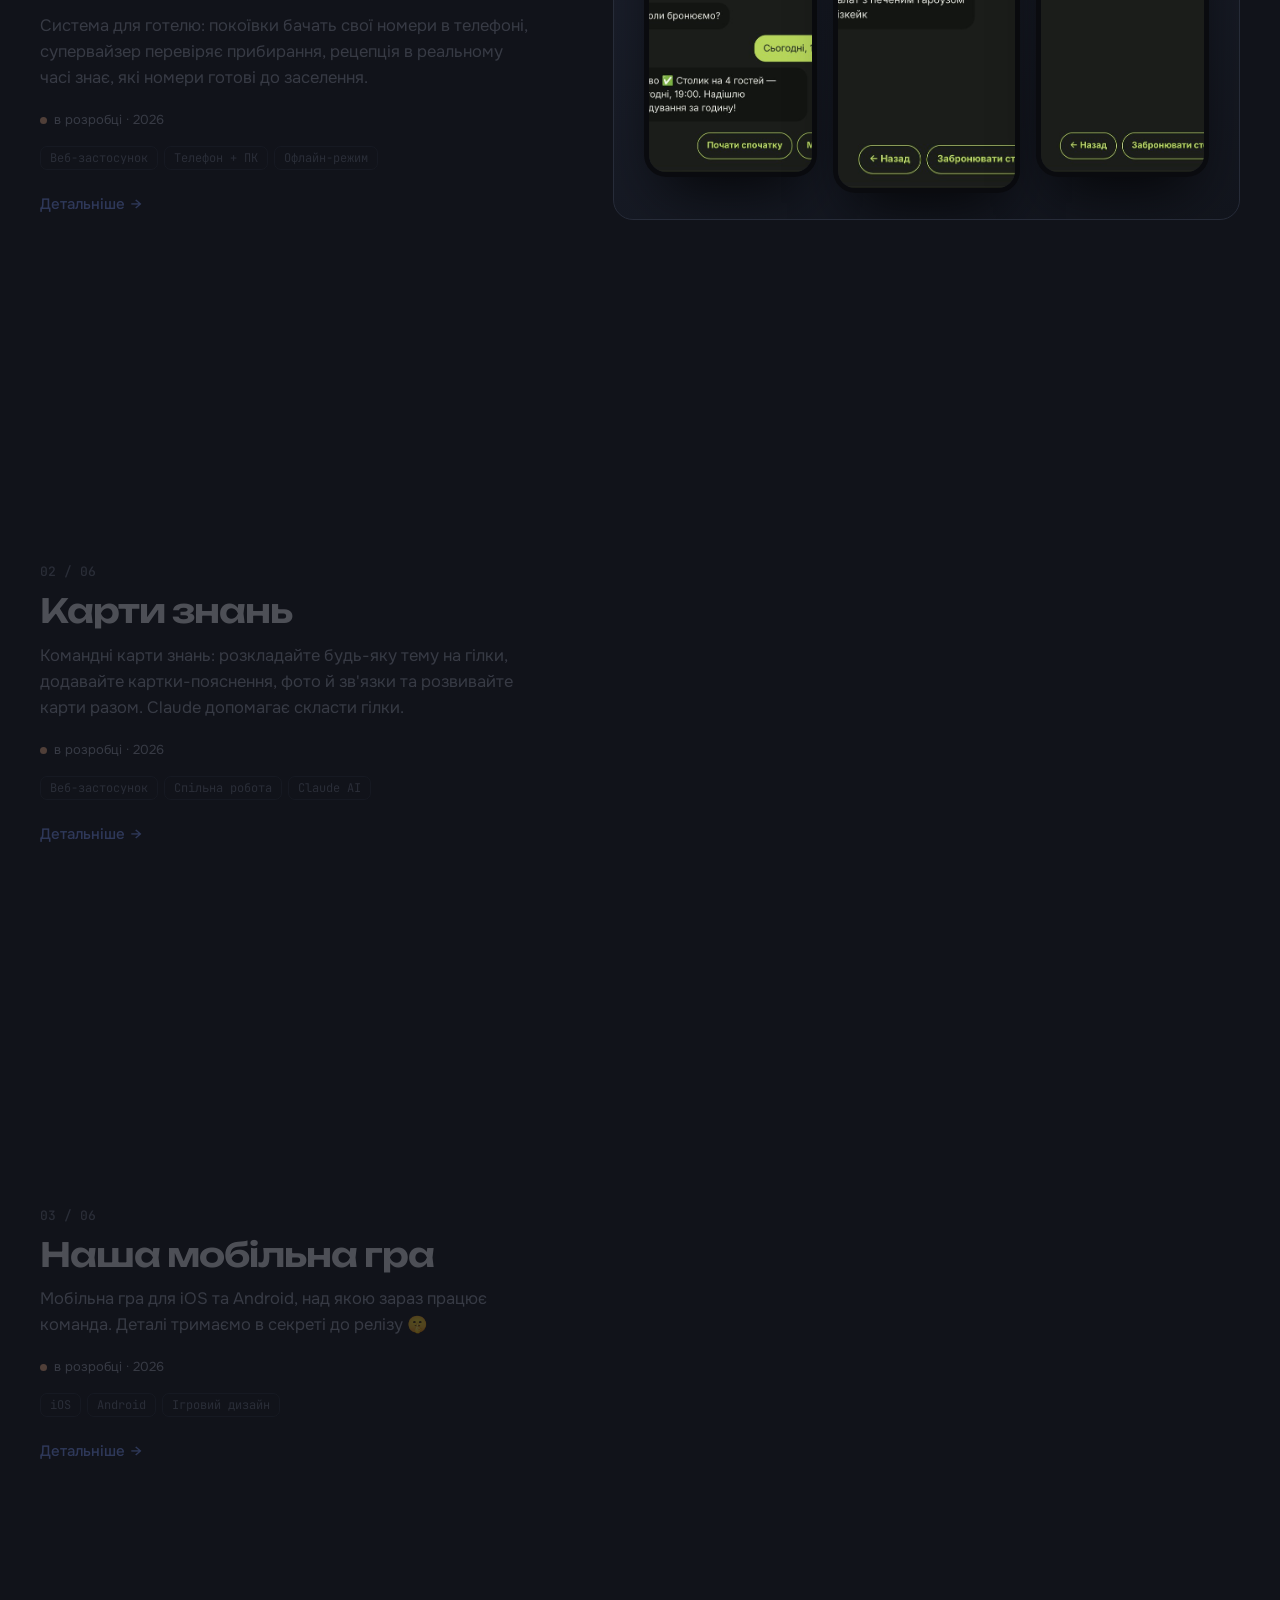
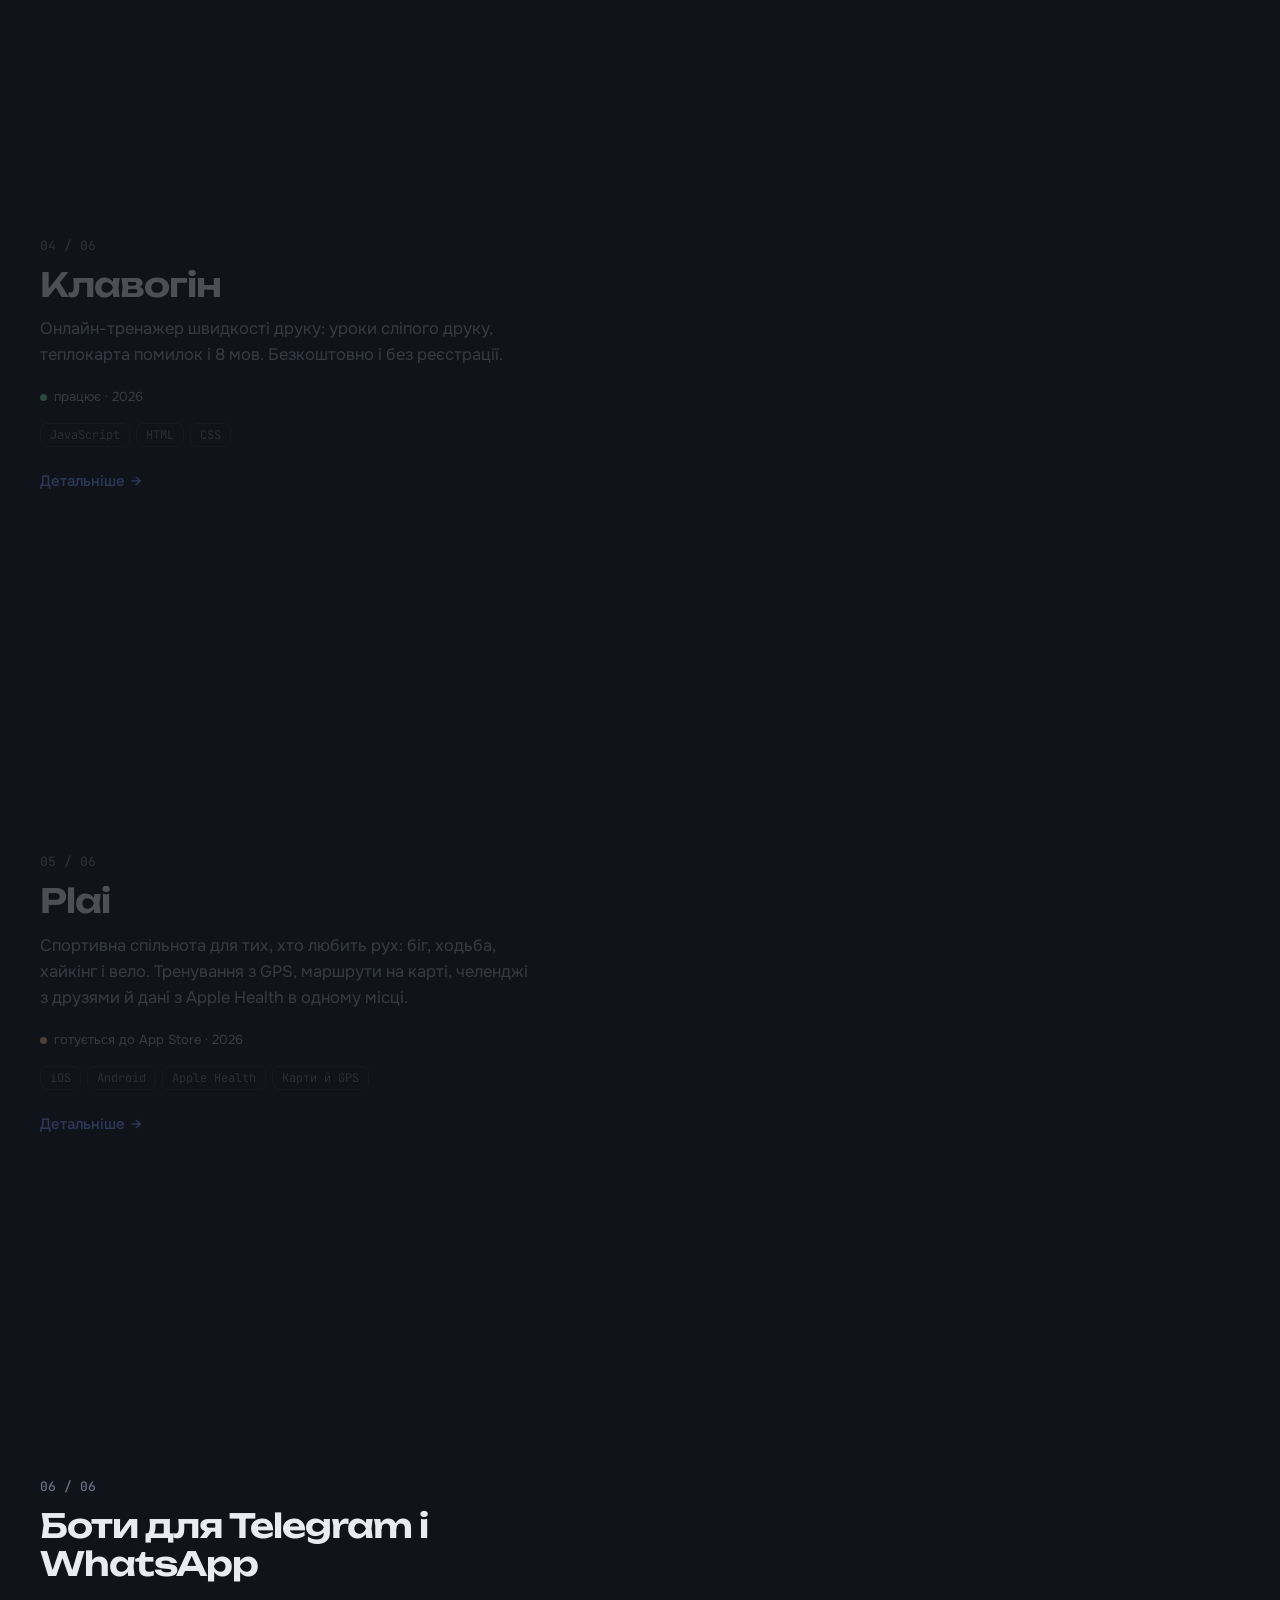
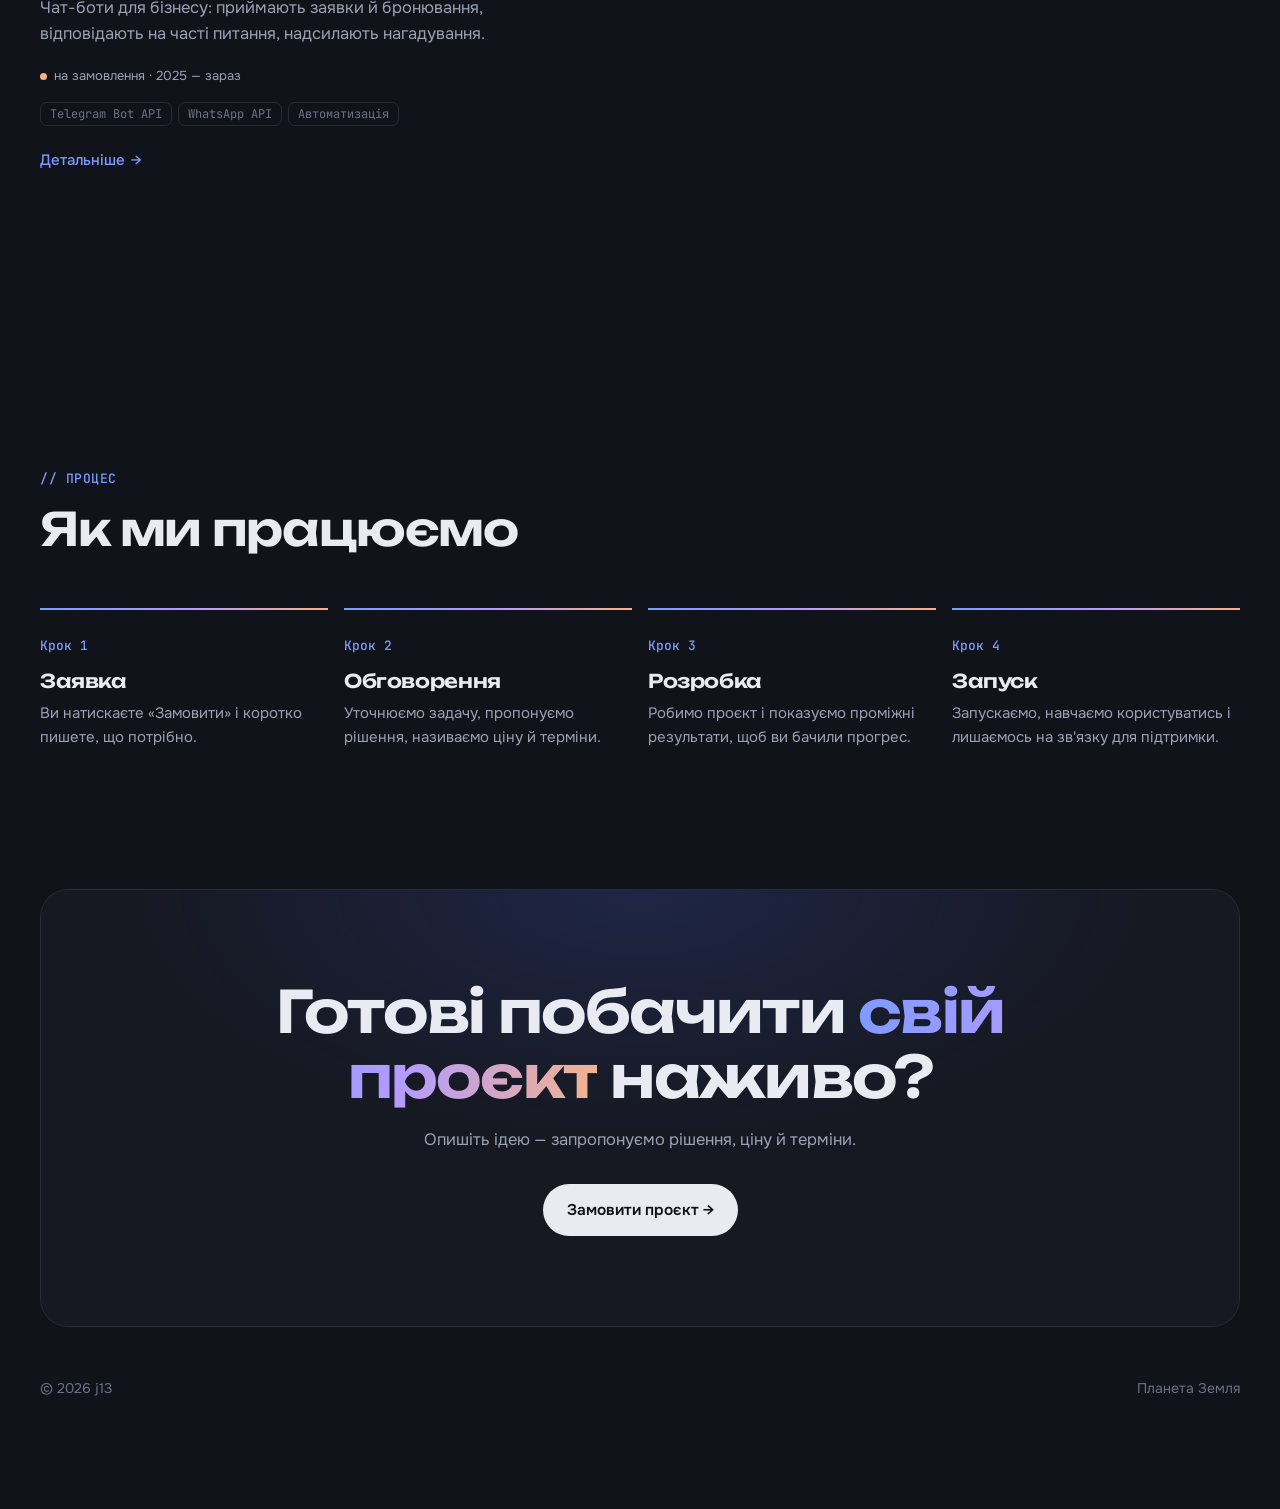
<file: demo3/index.html>
<!DOCTYPE html>
<html lang="uk">
<head>
<meta charset="utf-8">
<meta name="viewport" content="width=device-width, initial-scale=1, viewport-fit=cover">
<title>j13 — демо «Студія»</title>
<meta name="robots" content="noindex">
<meta name="theme-color" content="#11131a">
<link rel="icon" href="../apple-touch-icon.png">
<!--
  ДЕМО №3 «Студія»: показує можливості з першого екрана (сайт збирається з коду наживо),
  але в м'яких, не різких кольорах. Тексти й проєкти беруться з ../content.js.
-->
<link rel="preconnect" href="https://fonts.googleapis.com">
<link rel="preconnect" href="https://fonts.gstatic.com" crossorigin>
<link href="https://fonts.googleapis.com/css2?family=Unbounded:wght@500;600;700&family=Onest:wght@400;500;600&family=JetBrains+Mono:wght@400;500&display=swap" rel="stylesheet">
<style>
:root{
  --bg:#11131a; --bg2:#161922; --card:#1b1f2a; --line:#272c39; --ink:#e9ebf2; --soft:#9aa1b3; --dim:#6b7285;
  --a1:#7c9bff; --a2:#b39bff; --a3:#f5b38a; --ok:#6fd3a0; --yel:#fcee0a;
  --grad:linear-gradient(100deg,var(--a1),var(--a2) 50%,var(--a3));
  --head:"Unbounded",system-ui,sans-serif; --sans:"Onest",system-ui,-apple-system,"Segoe UI",sans-serif; --mono:"JetBrains Mono",ui-monospace,Menlo,monospace;
  --r:18px;
}
*{box-sizing:border-box;margin:0;padding:0}
html{scroll-behavior:smooth;-webkit-text-size-adjust:100%}
body{background:var(--bg);color:var(--ink);font:400 16.5px/1.6 var(--sans);-webkit-font-smoothing:antialiased;overflow-x:hidden}
a{color:inherit}
.wrap{width:min(1200px,100% - 48px);margin-inline:auto}
::selection{background:#7c9bff55}

/* м'яке світло на фоні */
.glow{position:fixed;inset:-20vh -10vw auto;height:110vh;z-index:-1;pointer-events:none;
  background:radial-gradient(40% 45% at 18% 20%,#3a4bb033,transparent 70%),radial-gradient(35% 40% at 85% 10%,#7a5bd02e,transparent 70%),radial-gradient(30% 35% at 70% 70%,#e0956a1c,transparent 70%)}
.grain{position:fixed;inset:0;z-index:-1;pointer-events:none;opacity:.5;background-image:radial-gradient(#ffffff06 1px,transparent 1px);background-size:3px 3px}

/* шапка */
header{position:sticky;top:0;z-index:40;backdrop-filter:blur(14px);-webkit-backdrop-filter:blur(14px);background:#11131acc;border-bottom:1px solid transparent;transition:border-color .3s}
header.sc{border-color:var(--line)}
.bar{display:flex;align-items:center;gap:30px;height:70px}
.logo{font:700 20px/1 var(--head);text-decoration:none;display:flex;align-items:baseline;gap:3px}
.logo i{width:7px;height:7px;border-radius:50%;background:var(--yel);display:inline-block}
nav{display:flex;gap:26px;margin-left:auto;font-size:15px}
nav a{text-decoration:none;color:var(--soft);transition:color .2s}
nav a:hover{color:var(--ink)}
.btn{display:inline-flex;align-items:center;gap:10px;text-decoration:none;font-weight:600;padding:14px 24px;border-radius:999px;background:var(--ink);color:var(--bg);transition:transform .25s,box-shadow .25s;border:0;cursor:pointer;font-size:15.5px;font-family:inherit}
.btn:hover{transform:translateY(-2px);box-shadow:0 10px 30px -10px #7c9bff88}
.btn.sm{padding:10px 18px;font-size:14.5px}
.btn.ghost{background:transparent;color:var(--ink);border:1px solid var(--line)}
.btn.ghost:hover{border-color:var(--soft);box-shadow:none}

/* перший екран */
.hero{padding:70px 0 40px;text-align:center}
.pill{display:inline-flex;align-items:center;gap:9px;font-size:13.5px;color:var(--soft);border:1px solid var(--line);background:var(--bg2);padding:7px 14px;border-radius:999px}
.pill b{width:7px;height:7px;border-radius:50%;background:var(--ok);box-shadow:0 0 0 4px #6fd3a022}
h1{font:600 clamp(34px,5.6vw,72px)/1.06 var(--head);letter-spacing:-.035em;margin:26px auto 22px;max-width:15ch}
.gt{background:var(--grad);-webkit-background-clip:text;background-clip:text;color:transparent}
.lead{color:var(--soft);font-size:18.5px;max-width:36em;margin:0 auto 32px}
.cta{display:flex;gap:12px;justify-content:center;flex-wrap:wrap}

/* живий конструктор */
.studio{margin:56px auto 0;max-width:1120px;border:1px solid var(--line);border-radius:22px;background:var(--bg2);box-shadow:0 40px 100px -40px #000c,0 0 0 1px #ffffff05 inset;overflow:hidden;text-align:left}
.stb{display:flex;align-items:center;gap:14px;padding:12px 16px;border-bottom:1px solid var(--line)}
.dots{display:flex;gap:7px}.dots i{width:11px;height:11px;border-radius:50%;background:#2d3240}
.tab{font:13px var(--mono);color:var(--soft);background:var(--card);padding:5px 12px;border-radius:8px}
.stb .sp{margin-left:auto;display:flex;gap:6px;align-items:center}
.seg{display:flex;background:var(--card);border-radius:10px;padding:3px}
.seg button{background:none;border:0;color:var(--dim);font:500 12.5px var(--sans);padding:5px 11px;border-radius:7px;cursor:pointer;display:flex;align-items:center;gap:6px}
.seg button.on{background:#2a3040;color:var(--ink)}
.seg svg{width:14px;height:14px}
.sbody{display:grid;grid-template-columns:.85fr 1.15fr;min-height:470px}
.code{font:13px/1.75 var(--mono);padding:20px 0;border-right:1px solid var(--line);color:#c6cbe0;overflow:hidden;position:relative;counter-reset:ln}
.code div{padding:0 18px 0 50px;position:relative;white-space:pre;min-height:22.75px}
.code div::before{counter-increment:ln;content:counter(ln);position:absolute;left:0;width:34px;text-align:right;color:#454b5c}
.code .cur{display:inline-block;width:7px;height:15px;background:var(--a1);vertical-align:-2px;animation:bl 1s steps(1) infinite}
@keyframes bl{50%{opacity:0}}
.t{color:#8fb4ff}.at{color:#c9a6ff}.s{color:#f2bf8f}.c{color:#5d6478;font-style:italic}.p{color:#7ad6c0}
.prev{background:#0c0e13;display:grid;place-items:center;padding:22px;position:relative}
.site{--c:#2f6b4f;--c2:#f3ecdf;--ct:#1f2a22;width:100%;height:100%;max-height:430px;background:var(--c2);color:var(--ct);border-radius:12px;overflow:hidden;transition:width .6s cubic-bezier(.6,0,.2,1),background .6s,color .6s;container-type:inline-size;font-family:var(--sans);position:relative}
.site.phone{width:230px}
.site>*{opacity:0;transform:translateY(10px);transition:opacity .5s,transform .5s cubic-bezier(.2,.8,.2,1)}
.site>.on{opacity:1;transform:none}
.s-nav{display:flex;align-items:center;justify-content:space-between;padding:14px 20px;font-size:12px}
.s-nav b{font:700 14px var(--head);letter-spacing:-.02em}
.s-nav span{display:flex;gap:14px;opacity:.7}
.s-hero{display:grid;grid-template-columns:1.1fr .9fr;gap:16px;padding:10px 20px 16px;align-items:center}
.s-hero h3{font:700 clamp(18px,5.4cqi,30px)/1.08 var(--head);letter-spacing:-.03em}
.s-hero p{font-size:12px;opacity:.75;margin:8px 0 12px}
.s-btn{display:inline-block;background:var(--c);color:var(--c2);font-size:12px;font-weight:600;padding:8px 14px;border-radius:999px;transition:background .6s}
.s-img{aspect-ratio:4/3;border-radius:10px;background:radial-gradient(circle at 30% 30%,#fff6,transparent 50%),linear-gradient(135deg,var(--c),color-mix(in srgb,var(--c) 40%,var(--c2)));transition:background .6s;display:grid;place-items:center;font-size:34px}
.s-cards{display:grid;grid-template-columns:repeat(3,1fr);gap:10px;padding:0 20px 18px}
.s-cards div{background:color-mix(in srgb,var(--ct) 6%,transparent);border-radius:10px;padding:12px;font-size:11px}
.s-cards b{display:block;font-size:12.5px;margin-bottom:3px}
.s-cards div{transition:opacity .4s,transform .4s}
@container (max-width:380px){.s-hero{grid-template-columns:1fr}.s-img{display:none}.s-cards{grid-template-columns:1fr}.s-nav span{display:none}.s-hero h3{font-size:22px}}
.done{position:absolute;right:22px;bottom:22px;background:#1f2533ee;border:1px solid var(--line);color:var(--ink);font-size:13px;padding:9px 14px;border-radius:12px;display:flex;gap:8px;align-items:center;opacity:0;transform:translateY(8px);transition:.4s;backdrop-filter:blur(8px)}
.done.on{opacity:1;transform:none}
.done i{width:18px;height:18px;border-radius:50%;background:var(--ok);display:grid;place-items:center;color:#0c0e13;font-style:normal;font-size:11px;font-weight:700}
.sfoot{display:flex;align-items:center;gap:14px;padding:12px 16px;border-top:1px solid var(--line);font-size:13px;color:var(--dim);flex-wrap:wrap}
.sw{display:flex;gap:7px}
.sw button{width:22px;height:22px;border-radius:50%;border:2px solid transparent;cursor:pointer;transition:transform .2s}
.sw button:hover{transform:scale(1.15)}
.sw button.on{border-color:var(--ink)}
.sfoot .r{margin-left:auto}

/* біжучий рядок можливостей */
.ticker{margin:70px 0 0;overflow:hidden;mask:linear-gradient(90deg,transparent,#000 12%,#000 88%,transparent);-webkit-mask:linear-gradient(90deg,transparent,#000 12%,#000 88%,transparent)}
.ticker div{display:flex;gap:44px;width:max-content;animation:tk 40s linear infinite;color:var(--dim);font:500 15px var(--head);letter-spacing:-.01em}
.ticker span::before{content:"✦";margin-right:44px;color:#3a4152}
@keyframes tk{to{transform:translateX(-50%)}}

/* розділи */
section{padding:130px 0 0}
.sh{max-width:760px;margin-bottom:54px}
.eyebrow{font:500 13px var(--mono);color:var(--a1);letter-spacing:.04em;text-transform:uppercase;margin-bottom:16px;display:block}
h2{font:600 clamp(28px,3.8vw,46px)/1.12 var(--head);letter-spacing:-.03em}
.sh p{color:var(--soft);font-size:17.5px;margin-top:16px}

/* бенто з живими демо */
.bento{display:grid;grid-template-columns:repeat(6,1fr);gap:16px}
.bx{background:var(--card);border:1px solid var(--line);border-radius:var(--r);padding:26px;position:relative;overflow:hidden;min-height:260px;display:flex;flex-direction:column}
.bx h4{font:600 17px/1.3 var(--head);letter-spacing:-.02em}
.bx>p{color:var(--soft);font-size:14.5px;margin-top:6px;max-width:30em}
.bx .demo{margin-top:auto;padding-top:22px}
.w3{grid-column:span 3}.w2{grid-column:span 2}.w4{grid-column:span 4}
/* прожектор за курсором */
.bx::before{content:"";position:absolute;inset:0;background:radial-gradient(400px circle at var(--mx,-999px) var(--my,-999px),#7c9bff14,transparent 45%);pointer-events:none}

/* адаптивність: тягни ручку */
.rs{position:relative;height:190px;background:#0c0e13;border-radius:12px;padding:12px;overflow:hidden}
.rframe{height:100%;width:100%;min-width:150px;max-width:100%;background:#f3ecdf;border-radius:8px;container-type:inline-size;padding:10px;position:relative}
.rgrid{display:grid;grid-template-columns:repeat(4,1fr);gap:7px}
.rgrid i{height:52px;border-radius:6px;background:#2f6b4f22}
.rgrid i:first-child{grid-column:1/-1;height:30px;background:#2f6b4f}
@container (max-width:420px){.rgrid{grid-template-columns:repeat(2,1fr)}}
@container (max-width:240px){.rgrid{grid-template-columns:1fr}.rgrid i{height:22px}}
.rlab{position:absolute;top:8px;right:10px;font:11px var(--mono);color:#1f2a22a0;background:#fff8;padding:2px 7px;border-radius:6px}
.handle{position:absolute;top:50%;right:-7px;transform:translateY(-50%);width:14px;height:54px;border-radius:7px;background:var(--a1);cursor:ew-resize;touch-action:none;box-shadow:0 0 0 4px #7c9bff33}
.hint{font-size:12.5px;color:var(--dim);margin-top:10px}

/* чат-бот */
.chat{display:flex;flex-direction:column;gap:7px;height:210px;justify-content:flex-end;overflow:hidden;mask:linear-gradient(transparent,#000 30%);-webkit-mask:linear-gradient(transparent,#000 30%)}
.msg{max-width:82%;padding:8px 12px;border-radius:14px;font-size:13.5px;line-height:1.4;animation:pop .35s cubic-bezier(.2,.8,.2,1)}
.msg.b{background:#262c3b;border-bottom-left-radius:4px}
.msg.u{background:var(--a1);color:#0c0e13;align-self:flex-end;border-bottom-right-radius:4px}
.msg.k{display:flex;gap:6px;flex-wrap:wrap;background:none;padding:0}
.msg.k span{border:1px solid #3a4256;border-radius:999px;padding:4px 10px;font-size:12.5px;color:var(--soft)}
.typing{display:flex;gap:4px;padding:12px 14px}.typing i{width:6px;height:6px;border-radius:50%;background:var(--soft);animation:ty 1s infinite}.typing i:nth-child(2){animation-delay:.15s}.typing i:nth-child(3){animation-delay:.3s}
@keyframes ty{50%{opacity:.25;transform:translateY(-3px)}}
@keyframes pop{from{opacity:0;transform:translateY(8px) scale(.97)}}

/* швидкість */
.gauges{display:flex;gap:14px;justify-content:space-between}
.gg{text-align:center;flex:1}
.gg svg{width:100%;max-width:78px;transform:rotate(-90deg)}
.gg circle{fill:none;stroke-width:7}
.gg .bgc{stroke:#262c3b}
.gg .fg{stroke:var(--ok);stroke-linecap:round;stroke-dasharray:201;stroke-dashoffset:201;transition:stroke-dashoffset 1.6s cubic-bezier(.2,.8,.2,1)}
.gg b{display:block;font:600 18px var(--head);margin-top:-52px;margin-bottom:28px;color:var(--ok)}
.gg span{font-size:11.5px;color:var(--dim)}

/* мови */
.langs{height:64px;overflow:hidden;font:600 clamp(30px,3.4vw,42px)/64px var(--head);letter-spacing:-.03em}
.langs div{transition:transform .7s cubic-bezier(.6,0,.2,1)}
.langs span{display:block}
.lcode{display:flex;gap:6px;margin-top:12px;flex-wrap:wrap}
.lcode i{font:500 11.5px var(--mono);font-style:normal;padding:3px 8px;border-radius:6px;background:#262c3b;color:var(--dim);transition:.3s}
.lcode i.on{background:var(--a1);color:#0c0e13}

/* мікроанімації */
.mag{display:flex;gap:12px;align-items:center;flex-wrap:wrap}
.magb{position:relative;padding:14px 22px;border-radius:999px;border:0;font:600 14.5px var(--sans);background:var(--grad);color:#14161f;cursor:pointer;transition:transform .2s cubic-bezier(.2,.8,.2,1)}
.tog{width:52px;height:30px;border-radius:999px;background:#2a3040;position:relative;cursor:pointer;border:0;transition:background .3s}
.tog::after{content:"";position:absolute;top:4px;left:4px;width:22px;height:22px;border-radius:50%;background:var(--ink);transition:transform .35s cubic-bezier(.5,1.6,.4,1)}
.tog.on{background:var(--ok)}.tog.on::after{transform:translateX(22px)}
.like{width:46px;height:46px;border-radius:50%;border:1px solid var(--line);background:none;cursor:pointer;display:grid;place-items:center;color:var(--soft);transition:.2s}
.like svg{width:20px;height:20px;transition:transform .35s cubic-bezier(.5,1.8,.4,1)}
.like.on{color:#ff7a8a;border-color:#ff7a8a55}.like.on svg{transform:scale(1.2);fill:currentColor}

/* інтеграції */
.integ{display:flex;flex-wrap:wrap;gap:8px}
.integ span{border:1px solid var(--line);background:var(--bg2);border-radius:10px;padding:8px 12px;font-size:13.5px;display:flex;align-items:center;gap:8px;animation:fl 6s ease-in-out infinite}
.integ span:nth-child(2n){animation-delay:-2s}.integ span:nth-child(3n){animation-delay:-4s}
.integ b{width:8px;height:8px;border-radius:50%}
@keyframes fl{50%{transform:translateY(-4px)}}

/* проєкти — історія при прокручуванні */
.story{display:grid;grid-template-columns:.9fr 1.1fr;gap:60px}
.steps-l>article{min-height:70vh;display:flex;flex-direction:column;justify-content:center;opacity:.28;transition:opacity .5s}
.steps-l>article.on{opacity:1}
.steps-l .num{font:500 13px var(--mono);color:var(--dim)}
.steps-l h3{font:600 clamp(24px,2.6vw,34px)/1.15 var(--head);letter-spacing:-.03em;margin:12px 0 12px}
.steps-l p{color:var(--soft);max-width:30em}
.st{display:inline-flex;align-items:center;gap:7px;font-size:13px;color:var(--soft);margin-top:18px}
.st::before{content:"";width:7px;height:7px;border-radius:50%;background:var(--a3)}
.st.ok::before{background:var(--ok)}
.tags{display:flex;flex-wrap:wrap;gap:6px;margin-top:14px}
.tags span{font:12px var(--mono);color:var(--dim);border:1px solid var(--line);border-radius:7px;padding:3px 9px}
.more{display:inline-flex;margin-top:22px;color:var(--a1);text-decoration:none;font-weight:500;font-size:15px;gap:6px}
.more:hover{gap:10px}
.stage{position:sticky;top:calc(50vh - 230px);height:460px}
.screen{position:absolute;inset:0;border-radius:20px;border:1px solid var(--line);background:linear-gradient(160deg,#1d2230,#12151d);overflow:hidden;opacity:0;transform:scale(.96) translateY(14px);transition:opacity .6s,transform .7s cubic-bezier(.2,.8,.2,1);display:flex;align-items:center;justify-content:center;padding:26px}
.screen.on{opacity:1;transform:none}
.screen .win{width:100%;border-radius:10px;overflow:hidden;box-shadow:0 30px 60px -20px #000c;background:#0c0e13}
.screen .win::before{content:"";display:block;height:24px;background:#1b1f2a radial-gradient(circle at 14px 12px,#3a4152 4px,transparent 4.5px),radial-gradient(circle at 28px 12px,#3a4152 4px,transparent 4.5px)}
.screen .win{background-image:none}
.screen img{display:block;width:100%}
.screen .win img{aspect-ratio:16/10;object-fit:cover;object-position:top}
.phs{display:flex;gap:16px;align-items:center;height:100%}
.phs img{height:92%;width:auto;aspect-ratio:9/19.5;object-fit:cover;object-position:top;border-radius:22px;border:5px solid #0a0b0f;box-shadow:0 30px 60px -20px #000c}
.phs img:nth-child(2){height:100%}
.secret{display:grid;place-items:center;text-align:center;gap:10px}
.secret b{font:600 30px var(--head);letter-spacing:-.03em}
.secret span{color:var(--soft)}
.secret svg{width:56px;height:56px;color:var(--a2)}
.mob-shot{display:none}

/* процес */
.proc{display:grid;grid-template-columns:repeat(4,1fr);gap:16px}
.pr{border-top:2px solid var(--line);padding-top:22px;position:relative}
.pr::before{content:"";position:absolute;top:-2px;left:0;height:2px;width:0;background:var(--grad);transition:width 1.2s cubic-bezier(.6,0,.2,1)}
.pr.in::before{width:100%}
.pr small{font:500 13px var(--mono);color:var(--a1)}
.pr h4{font:600 19px var(--head);letter-spacing:-.02em;margin:10px 0 8px}
.pr p{color:var(--soft);font-size:15px}

/* заклик */
.final{margin:140px 0 0;border-radius:28px;padding:clamp(40px,7vw,90px) 30px;text-align:center;position:relative;overflow:hidden;border:1px solid var(--line);background:radial-gradient(60% 80% at 50% 0%,#3a4bb040,transparent 70%),var(--bg2)}
.final h2{font-size:clamp(30px,4.6vw,58px);max-width:16ch;margin:0 auto 18px}
.final p{color:var(--soft);margin-bottom:30px}
footer{padding:50px 0 110px;color:var(--dim);font-size:14px}
footer .wrap{display:flex;justify-content:space-between;flex-wrap:wrap;gap:12px}

.note{position:fixed;left:50%;bottom:18px;transform:translateX(-50%);z-index:50;background:#1f2533f0;border:1px solid var(--line);backdrop-filter:blur(10px);color:var(--soft);font-size:13px;padding:7px 7px 7px 16px;border-radius:999px;display:flex;gap:5px;align-items:center;white-space:nowrap;box-shadow:0 10px 30px -10px #000}
.note a{text-decoration:none;color:var(--ink);padding:5px 11px;border-radius:999px;background:#2a3040}
.note a:hover{background:#353c50}

.rv{opacity:0;transform:translateY(22px);transition:opacity .8s,transform .8s cubic-bezier(.2,.8,.2,1)}
.rv.in{opacity:1;transform:none}

@media (max-width:980px){
  .sbody{grid-template-columns:1fr}
  .code{border-right:0;border-bottom:1px solid var(--line);height:200px;padding:14px 0}
  .prev{min-height:380px}
  .bento{grid-template-columns:1fr 1fr}
  .w3,.w2,.w4{grid-column:span 1}
  .bx.wide{grid-column:1/-1}
  .story{grid-template-columns:1fr}
  .stage{display:none}
  .steps-l>article{min-height:0;opacity:1;padding:0 0 70px}
  .mob-shot{display:block;margin-top:24px;height:330px;position:relative}
  .mob-shot .screen{opacity:1;transform:none}
  .proc{grid-template-columns:1fr 1fr;gap:30px 16px}
  nav{display:none}
  .bar{justify-content:space-between}
}
@media (max-width:640px){
  body{font-size:16px}
  .wrap{width:calc(100% - 32px)}
  .hero{padding-top:44px}
  .lead{font-size:17px}
  .stb .tab{display:none}
  .prev{min-height:340px;padding:14px}
  .code{font-size:12px;height:170px}
  .sfoot .r{display:none}
  .bento{grid-template-columns:1fr}
  section{padding-top:96px}
  .proc{grid-template-columns:1fr}
  .mob-shot{height:250px}
  .note{font-size:12px}.note .hide{display:none}
  .bar .btn{display:none}
}
@media (prefers-reduced-motion:reduce){*,*::before,*::after{animation:none!important;transition:none!important}.rv{opacity:1;transform:none}}
</style>
</head>
<body>
<div class="glow"></div><div class="grain"></div>

<header id="hd"><div class="wrap bar">
  <a class="logo" href="#top">j13<i></i></a>
  <nav><a href="#can">Можливості</a><a href="#work">Проєкти</a><a href="#how">Як працюємо</a></nav>
  <a class="btn sm" href="../#contact">Замовити</a>
</div></header>

<main id="top">
<div class="wrap hero">
  <span class="pill rv"><b></b>Відкриті до нових проєктів</span>
  <h1 class="rv">Сайти, програми й боти, <span class="gt">які працюють на вас.</span></h1>
  <p class="lead rv">Ми — команда розробників. Дивіться самі: нижче сайт збирається з коду просто зараз.</p>
  <div class="cta rv"><a class="btn" href="../#contact">Замовити проєкт →</a><a class="btn ghost" href="#work">Наші роботи</a></div>

  <div class="studio rv" id="studio">
    <div class="stb"><div class="dots"><i></i><i></i><i></i></div><span class="tab">index.html</span>
      <div class="sp"><div class="seg" id="dev">
        <button class="on" data-d="desk" aria-label="Комп'ютер"><svg viewBox="0 0 24 24" fill="none" stroke="currentColor" stroke-width="1.7"><rect x="3" y="4" width="18" height="12" rx="2"/><path d="M8 20h8M12 16v4"/></svg>Комп'ютер</button>
        <button data-d="phone" aria-label="Телефон"><svg viewBox="0 0 24 24" fill="none" stroke="currentColor" stroke-width="1.7"><rect x="7" y="2.5" width="10" height="19" rx="2.5"/><path d="M11 18.5h2"/></svg>Телефон</button>
      </div></div>
    </div>
    <div class="sbody">
      <div class="code" id="code"></div>
      <div class="prev">
        <div class="site" id="site">
          <div class="s-nav"><b id="sName">Зерно</b><span><i>Меню</i><i>Про нас</i><i>Контакти</i></span></div>
          <div class="s-hero"><div><h3 id="sH">Кава, заради якої варто прокинутись</h3><p id="sP">Свіже обсмаження щоранку. Замовляйте онлайн.</p><span class="s-btn" id="sB">Замовити</span></div><div class="s-img" id="sI">☕</div></div>
          <div class="s-cards" id="sC"></div>
        </div>
        <div class="done" id="done"><i>✓</i><span>Сайт готовий · адаптований під телефон</span></div>
      </div>
    </div>
    <div class="sfoot"><span>Колір бренду:</span><div class="sw" id="sw"></div><span class="r">Це не відео, а живий код у вашому браузері</span></div>
  </div>
</div>

<div class="ticker"><div id="tk"></div></div>

<section id="can"><div class="wrap">
  <div class="sh rv"><span class="eyebrow">// Можливості</span><h2>Спробуйте наші можливості <span class="gt">тут і зараз</span></h2><p>Кожна картка нижче — справжній робочий елемент, а не картинка. Саме так ми робимо сайти для клієнтів.</p></div>
  <div class="bento" id="bento">
    <div class="bx w4 wide rv"><h4>Сайт під будь-який екран</h4><p>Потягніть синю ручку: сторінка сама перебудовується під ширину, як на телефоні, планшеті чи комп'ютері.</p>
      <div class="demo"><div class="rs" id="rs"><div class="rframe" id="rf"><span class="rlab" id="rl"></span><div class="rgrid"><i></i><i></i><i></i><i></i><i></i><i></i><i></i><i></i><i></i></div><div class="handle" id="hdl"></div></div></div></div></div>
    <div class="bx w2 rv"><h4>Чат-боти</h4><p>Бот сам приймає замовлення 24/7.</p><div class="demo"><div class="chat" id="chat"></div></div></div>
    <div class="bx w3 rv" id="speed"><h4>Швидкість</h4><p>Наша ціль для кожного сайту — максимальні оцінки Google PageSpeed.</p>
      <div class="demo gauges" id="gauges"></div></div>
    <div class="bx w3 rv"><h4>8 мов автоматично</h4><p>Сайт сам визначає мову відвідувача.</p>
      <div class="demo"><div class="langs"><div id="lw"></div></div><div class="lcode" id="lc"></div></div></div>
    <div class="bx w2 rv"><h4>Живі деталі</h4><p>Анімації, які приємно натискати.</p>
      <div class="demo mag"><button class="magb" id="magb">Наведіть на мене</button><button class="tog" id="tog" aria-label="Перемикач"></button><button class="like" id="like" aria-label="Подобається"><svg viewBox="0 0 24 24" fill="none" stroke="currentColor" stroke-width="1.8"><path d="M12 20s-7-4.4-7-10a4 4 0 0 1 7-2.6A4 4 0 0 1 19 10c0 5.6-7 10-7 10z"/></svg></button></div></div>
    <div class="bx w4 rv"><h4>Підключаємо все, що потрібно бізнесу</h4><p>Оплати, бронювання, месенджери, бази даних і здоров'я — в одній системі.</p>
      <div class="demo integ" id="integ"></div></div>
  </div>
</div></section>

<section id="work"><div class="wrap">
  <div class="sh rv"><span class="eyebrow">// Проєкти</span><h2>Що ми вже <span class="gt">зробили</span></h2><p>Прокручуйте — екран праворуч показує кожен проєкт.</p></div>
  <div class="story"><div class="steps-l" id="sl"></div><div><div class="stage" id="stage"></div></div></div>
</div></section>

<section id="how"><div class="wrap">
  <div class="sh rv"><span class="eyebrow">// Процес</span><h2>Як ми працюємо</h2></div>
  <div class="proc" id="proc"></div>
  <div class="final rv"><h2>Готові побачити <span class="gt">свій проєкт</span> наживо?</h2><p>Опишіть ідею — запропонуємо рішення, ціну й терміни.</p><a class="btn" href="../#contact">Замовити проєкт →</a></div>
</div></section>
</main>

<footer><div class="wrap"><span>© 2026 j13</span><span>Планета Земля</span></div></footer>
<div class="note"><span class="hide">Демо «Студія»</span><a href="../demo/">1</a><a href="../demo2/">2</a><a href="../">Нинішній сайт</a></div>

<script src="../content.js"></script>
<script>
const S = site_uk, $ = id => document.getElementById(id);
const esc = s => String(s ?? "").replace(/[&<>"]/g, c => ({ "&": "&amp;", "<": "&lt;", ">": "&gt;", '"': "&quot;" }[c]));
const RM = matchMedia("(prefers-reduced-motion:reduce)").matches;
const wait = ms => new Promise(r => setTimeout(r, RM ? 0 : ms));

/* ── 1. Живий конструктор: код друкується, сайт збирається ── */
const BIZ = [
  { name: "Зерно", h: "Кава, заради якої варто прокинутись", p: "Свіже обсмаження щоранку. Замовляйте онлайн.", b: "Замовити", i: "☕", c: "#2f6b4f", c2: "#f3ecdf", ct: "#1f2a22", cards: [["Меню", "40+ напоїв"], ["Доставка", "за 30 хв"], ["Бонуси", "кожна 6-та кава"]] },
  { name: "Hotel Lumen", h: "Номери з видом на море", p: "Бронюйте напряму — без комісій і переплат.", b: "Забронювати", i: "🌊", c: "#2b4fb8", c2: "#eef2fb", ct: "#141c33", cards: [["Номери", "24 види"], ["Сніданок", "включено"], ["Трансфер", "з аеропорту"]] },
  { name: "Барбер 13", h: "Стрижка, після якої хочеться фото", p: "Онлайн-запис за 10 секунд, нагадування в Telegram.", b: "Записатись", i: "✂️", c: "#c2552b", c2: "#1b1816", ct: "#f1e7dc", cards: [["Майстри", "6 у команді"], ["Запис", "онлайн 24/7"], ["Ціни", "від 400 ₴"]] }
];
const SW = [["#2f6b4f", "#f3ecdf", "#1f2a22"], ["#2b4fb8", "#eef2fb", "#141c33"], ["#c2552b", "#1b1816", "#f1e7dc"], ["#7a4fd6", "#f5f1fd", "#1f1633"], ["#d49a12", "#fffaf0", "#2b2412"]];
const site = $("site"), code = $("code");
const setC = ([c, c2, ct]) => { site.style.setProperty("--c", c); site.style.setProperty("--c2", c2); site.style.setProperty("--ct", ct); [...$("sw").children].forEach(b => b.classList.toggle("on", b.dataset.c === c)) };
$("sw").innerHTML = SW.map(s => `<button data-c="${s[0]}" style="background:${s[0]}" aria-label="Колір ${s[0]}"></button>`).join("");
[...$("sw").children].forEach((b, i) => b.onclick = () => setC(SW[i]));
$("dev").onclick = e => { const b = e.target.closest("button"); if (!b) return; [...$("dev").children].forEach(x => x.classList.toggle("on", x === b)); site.classList.toggle("phone", b.dataset.d === "phone") };

const line = html => { const d = document.createElement("div"); d.innerHTML = html; code.appendChild(d); while (code.children.length > 18) code.firstChild.remove(); return d };
async function type(segs) { // segs: [[class, text], ...]
  const d = line(""); const cur = '<span class="cur"></span>';
  let done = "";
  for (const [cl, tx] of segs) { for (let k = 1; k <= tx.length; k++) { d.innerHTML = done + `<span class="${cl}">${esc(tx.slice(0, k))}</span>` + cur; await wait(14 + Math.random() * 22) } done += `<span class="${cl}">${esc(tx)}</span>` }
  d.innerHTML = done;
}
const show = el => el.classList.add("on");
async function build(B) {
  code.innerHTML = ""; [...site.children].forEach(e => e.classList.remove("on")); $("done").classList.remove("on");
  setC([B.c, B.c2, B.ct]); $("sName").textContent = B.name; $("sH").textContent = B.h; $("sP").textContent = B.p; $("sB").textContent = B.b; $("sI").textContent = B.i;
  $("sC").innerHTML = B.cards.map(([a, b]) => `<div><b>${esc(a)}</b>${esc(b)}</div>`).join("");
  await wait(400);
  await type([["c", `<!-- сайт для «${B.name}» -->`]]);
  await type([["t", "<header "], ["at", "class="], ["s", '"nav"'], ["t", ">"], ["", B.name], ["t", "</header>"]]); show(site.children[0]); await wait(300);
  await type([["t", "<h1>"], ["", B.h.slice(0, 22) + "…"], ["t", "</h1>"]]);
  await type([["t", "<button "], ["at", "onclick="], ["s", '"order()"'], ["t", ">"], ["", B.b], ["t", "</button>"]]); show(site.children[1]); await wait(300);
  await type([["t", "<section "], ["at", "class="], ["s", '"cards"'], ["t", ">"], ["c", " …3 картки"], ["t", " </section>"]]); show(site.children[2]); await wait(300);
  await type([["p", ".brand"], ["", " { "], ["at", "color"], ["", ": "], ["s", B.c], ["", " }"]]);
  await type([["p", "@media"], ["", " (max-width: 600px) { "], ["c", "/* телефон */"], ["", " }"]]);
  await wait(300); site.classList.add("phone"); [...$("dev").children].forEach(x => x.classList.toggle("on", x.dataset.d === "phone")); await wait(1500);
  site.classList.remove("phone"); [...$("dev").children].forEach(x => x.classList.toggle("on", x.dataset.d === "desk"));
  await type([["c", "// ✓ готово"]]); $("done").classList.add("on");
  await wait(4200);
}
let studioOn = false;
new IntersectionObserver(es => { if (es[0].isIntersecting && !studioOn) { studioOn = true; (async () => { for (let i = 0; ; i = (i + 1) % BIZ.length) await build(BIZ[i]) })() } }, { threshold: .25 }).observe($("studio"));

/* ── біжучий рядок ── */
const TK = ["Лендінги", "Інтернет-магазини", "Веб-платформи", "Мобільні програми", "Telegram-боти", "WhatsApp-боти", "Онлайн-запис", "Бронювання", "Адмін-панелі", "Автоматизація"];
$("tk").innerHTML = [...TK, ...TK].map(t => `<span>${t}</span>`).join("");

/* ── 2. Бенто ── */
// прожектор за курсором
document.querySelectorAll(".bx").forEach(b => b.addEventListener("pointermove", e => { const r = b.getBoundingClientRect(); b.style.setProperty("--mx", e.clientX - r.left + "px"); b.style.setProperty("--my", e.clientY - r.top + "px") }));

// адаптивність
(() => { const rs = $("rs"), rf = $("rf"), h = $("hdl"), lab = $("rl"); let drag = false, auto = true;
  const lbl = () => { const w = rf.offsetWidth; lab.textContent = (w > 430 ? "💻 " : w > 250 ? "📱 планшет " : "📱 ") + Math.round(w) + "px" };
  const set = w => { rf.style.width = Math.max(150, Math.min(rs.clientWidth - 24, w)) + "px"; lbl() };
  h.addEventListener("pointerdown", e => { drag = true; auto = false; h.setPointerCapture(e.pointerId) });
  h.addEventListener("pointermove", e => { if (drag) set(e.clientX - rf.getBoundingClientRect().left) });
  h.addEventListener("pointerup", () => drag = false);
  lbl(); addEventListener("resize", lbl);
  // поки не чіпали — сама «дихає», щоб було видно, що це живе
  let t = 0; (function f() { if (!auto) return; t += .012; if (rs.getBoundingClientRect().top < innerHeight) set((rs.clientWidth - 24) * (.58 + .42 * Math.cos(t))); requestAnimationFrame(f) })();
})();

// бот
(() => { const ch = $("chat");
  const SC = [["b", "Вітаю! Я бот кав'ярні «Зерно» ☕ Що бажаєте?"], ["k", ["Меню", "Замовити", "Адреса"]], ["u", "Замовити"], ["b", "Що приготувати?"], ["u", "Капучино, велике"], ["b", "На котру годину?"], ["k", ["Зараз", "За 15 хв", "За 30 хв"]], ["u", "За 15 хв"], ["b", "Готово ✅ Замовлення №214. Чекаємо о 11:45!"]];
  const add = (cl, html) => { const d = document.createElement("div"); d.className = "msg " + cl; d.innerHTML = html; ch.appendChild(d); while (ch.children.length > 9) ch.firstChild.remove(); return d };
  let on = false;
  new IntersectionObserver(es => { if (es[0].isIntersecting && !on) { on = true; (async () => { for (;;) { for (const [w, m] of SC) {
    if (w === "b") { const t = add("b typing", "<i></i><i></i><i></i>"); await wait(800); t.remove(); add("b", esc(m)) }
    else if (w === "k") add("k", m.map(x => `<span>${esc(x)}</span>`).join(""));
    else { await wait(700); add("u", esc(m)) }
    await wait(900) } await wait(2600); ch.innerHTML = "" } })() } }).observe(ch);
})();

// швидкість
$("gauges").innerHTML = [["Швидкість", 100], ["Доступність", 100], ["Практики", 100], ["SEO", 100]].map(([n, v]) => `<div class="gg"><svg viewBox="0 0 80 80"><circle class="bgc" cx="40" cy="40" r="32"/><circle class="fg" cx="40" cy="40" r="32" data-v="${v}"/></svg><b data-v="${v}">0</b><span>${n}</span></div>`).join("");
new IntersectionObserver((es, o) => { if (!es[0].isIntersecting) return; o.disconnect();
  document.querySelectorAll(".gg .fg").forEach(c => c.style.strokeDashoffset = 201 * (1 - c.dataset.v / 100));
  document.querySelectorAll(".gg b").forEach(b => { const t0 = performance.now(); (function f(t) { const k = Math.min(1, (t - t0) / 1600); b.textContent = Math.round(b.dataset.v * (1 - Math.pow(1 - k, 3))); if (k < 1) requestAnimationFrame(f) })(t0) }) }, { threshold: .5 }).observe($("gauges"));

// мови
const HI = [["UA", "Вітаємо!"], ["EN", "Welcome!"], ["ES", "¡Bienvenidos!"], ["DE", "Willkommen!"], ["FR", "Bienvenue !"], ["PL", "Witamy!"], ["PT", "Bem-vindos!"], ["IT", "Benvenuti!"]];
$("lw").innerHTML = HI.map(h => `<span class="gt">${h[1]}</span>`).join("");
$("lc").innerHTML = HI.map(h => `<i>${h[0]}</i>`).join("");
let li = 0; const lang = () => { $("lw").style.transform = `translateY(${-64 * li}px)`; [...$("lc").children].forEach((x, i) => x.classList.toggle("on", i === li)) };
lang(); setInterval(() => { li = (li + 1) % HI.length; lang() }, 1800);
[...$("lc").children].forEach((x, i) => x.onclick = () => { li = i; lang() });

// мікроанімації
const mb = $("magb");
mb.parentElement.addEventListener("pointermove", e => { const r = mb.getBoundingClientRect(), dx = e.clientX - (r.left + r.width / 2), dy = e.clientY - (r.top + r.height / 2); if (Math.hypot(dx, dy) < 120) mb.style.transform = `translate(${dx * .25}px,${dy * .35}px)`; else mb.style.transform = "" });
mb.parentElement.addEventListener("pointerleave", () => mb.style.transform = "");
mb.onclick = () => { mb.textContent = mb.textContent === "Дякуємо! 🎉" ? "Наведіть на мене" : "Дякуємо! 🎉" };
$("tog").onclick = e => e.currentTarget.classList.toggle("on");
$("like").onclick = e => e.currentTarget.classList.toggle("on");

// інтеграції
$("integ").innerHTML = [["Telegram", "#4aa8e8"], ["WhatsApp", "#4cc76a"], ["Оплати онлайн", "#b39bff"], ["Google Календар", "#f5b38a"], ["Supabase", "#6fd3a0"], ["Apple Health", "#ff7a8a"], ["CRM", "#7c9bff"], ["Карти й GPS", "#e7c35a"], ["Email-розсилки", "#9aa1b3"], ["Адмін-панель", "#c9a6ff"]].map(([n, c]) => `<span><b style="background:${c}"></b>${n}</span>`).join("");

/* ── 3. Проєкти: історія при прокручуванні ── */
const ok = p => p.live && !/розроб/i.test(p.status);
const G = p => p.details.gallery || [];
const desk = p => p.mock !== "phones" && (p.image || (G(p).find(x => x.kind === "desk") || {}).src);
const scr = (p, cls) => { const d = desk(p), ph = G(p).filter(x => x.kind === "phone");
  if (d) return `<div class="screen ${cls}"><div class="win"><img src="../${esc(d)}" alt="${esc(p.title)}"></div></div>`;
  if (ph.length) return `<div class="screen ${cls}"><div class="phs">${ph.slice(0, 3).map(x => `<img src="../${esc(x.src)}" alt="">`).join("")}</div></div>`;
  return `<div class="screen ${cls}"><div class="secret"><svg viewBox="0 0 24 24" fill="none" stroke="currentColor" stroke-width="1.5"><rect x="4" y="10" width="16" height="11" rx="2.5"/><path d="M8 10V7a4 4 0 0 1 8 0v3"/></svg><b>Поки що секрет</b><span>Скоро покажемо</span></div></div>` };
$("sl").innerHTML = S.projects.map((p, i) => `<article data-i="${i}"><span class="num">${String(i + 1).padStart(2, "0")} / ${String(S.projects.length).padStart(2, "0")}</span><h3>${esc(p.title)}</h3><p>${esc(p.description)}</p>
  <div><span class="st ${ok(p) ? "ok" : ""}">${esc(p.status)} · ${esc(p.year)}</span></div><div class="tags">${(p.tech || []).map(t => `<span>${esc(t)}</span>`).join("")}</div>
  <div class="mob-shot">${scr(p, "")}</div><a class="more" href="../#p-${esc(p.slug)}">Детальніше <span>→</span></a></article>`).join("");
$("stage").innerHTML = S.projects.map((p, i) => scr(p, i ? "" : "on")).join("");
const arts = [...$("sl").children], scs = [...$("stage").children];
const pio = new IntersectionObserver(es => es.forEach(e => { if (!e.isIntersecting) return; const i = +e.target.dataset.i;
  arts.forEach((a, k) => a.classList.toggle("on", k === i)); scs.forEach((s, k) => s.classList.toggle("on", k === i)) }), { rootMargin: "-45% 0px -45% 0px" });
arts.forEach(a => pio.observe(a)); arts[0].classList.add("on");

/* ── 4. Процес ── */
$("proc").innerHTML = S.process.map((s, i) => `<div class="pr rv"><small>Крок ${i + 1}</small><h4>${esc(s.title)}</h4><p>${esc(s.text)}</p></div>`).join("");

/* поява, шапка */
addEventListener("scroll", () => $("hd").classList.toggle("sc", scrollY > 8), { passive: true });
const io = new IntersectionObserver(es => es.forEach(e => { if (e.isIntersecting) { e.target.classList.add("in"); io.unobserve(e.target) } }), { threshold: .12 });
document.querySelectorAll(".rv").forEach(el => io.observe(el));
</script>
</body>
</html>
</file>
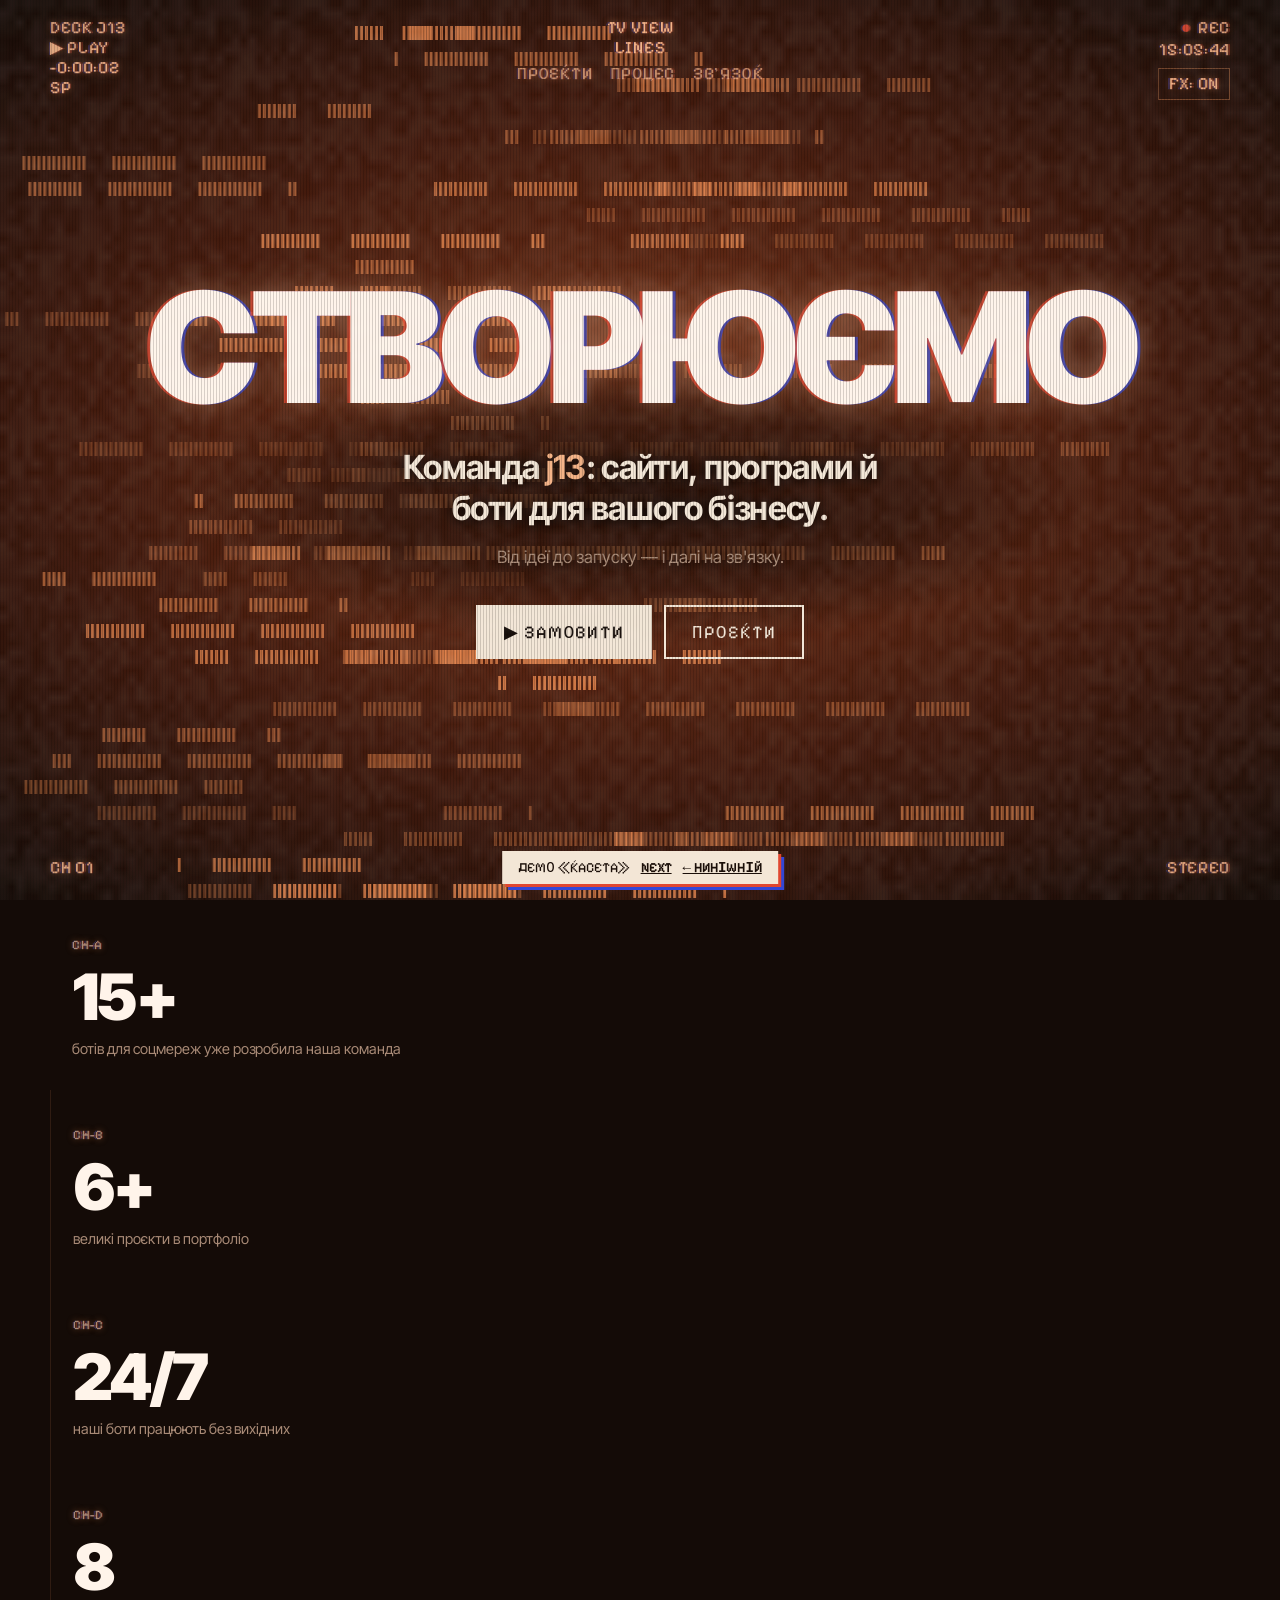
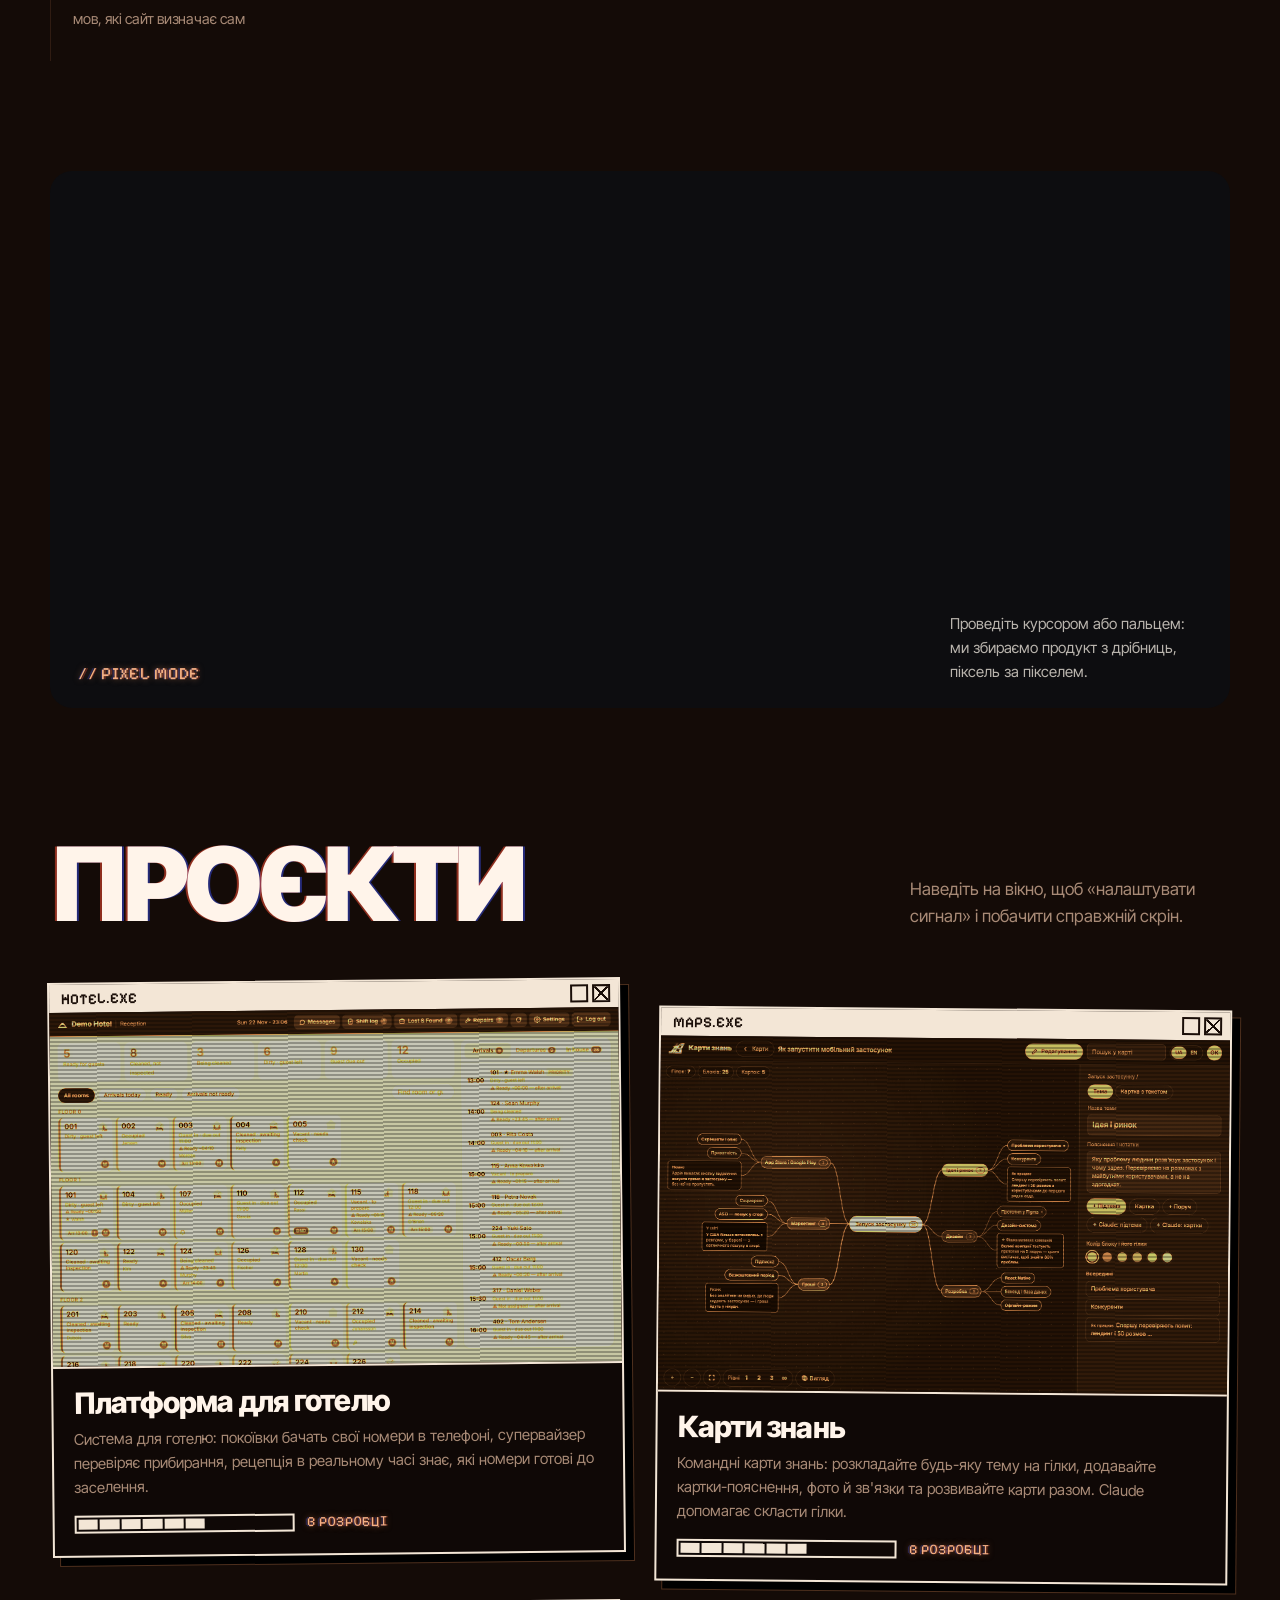
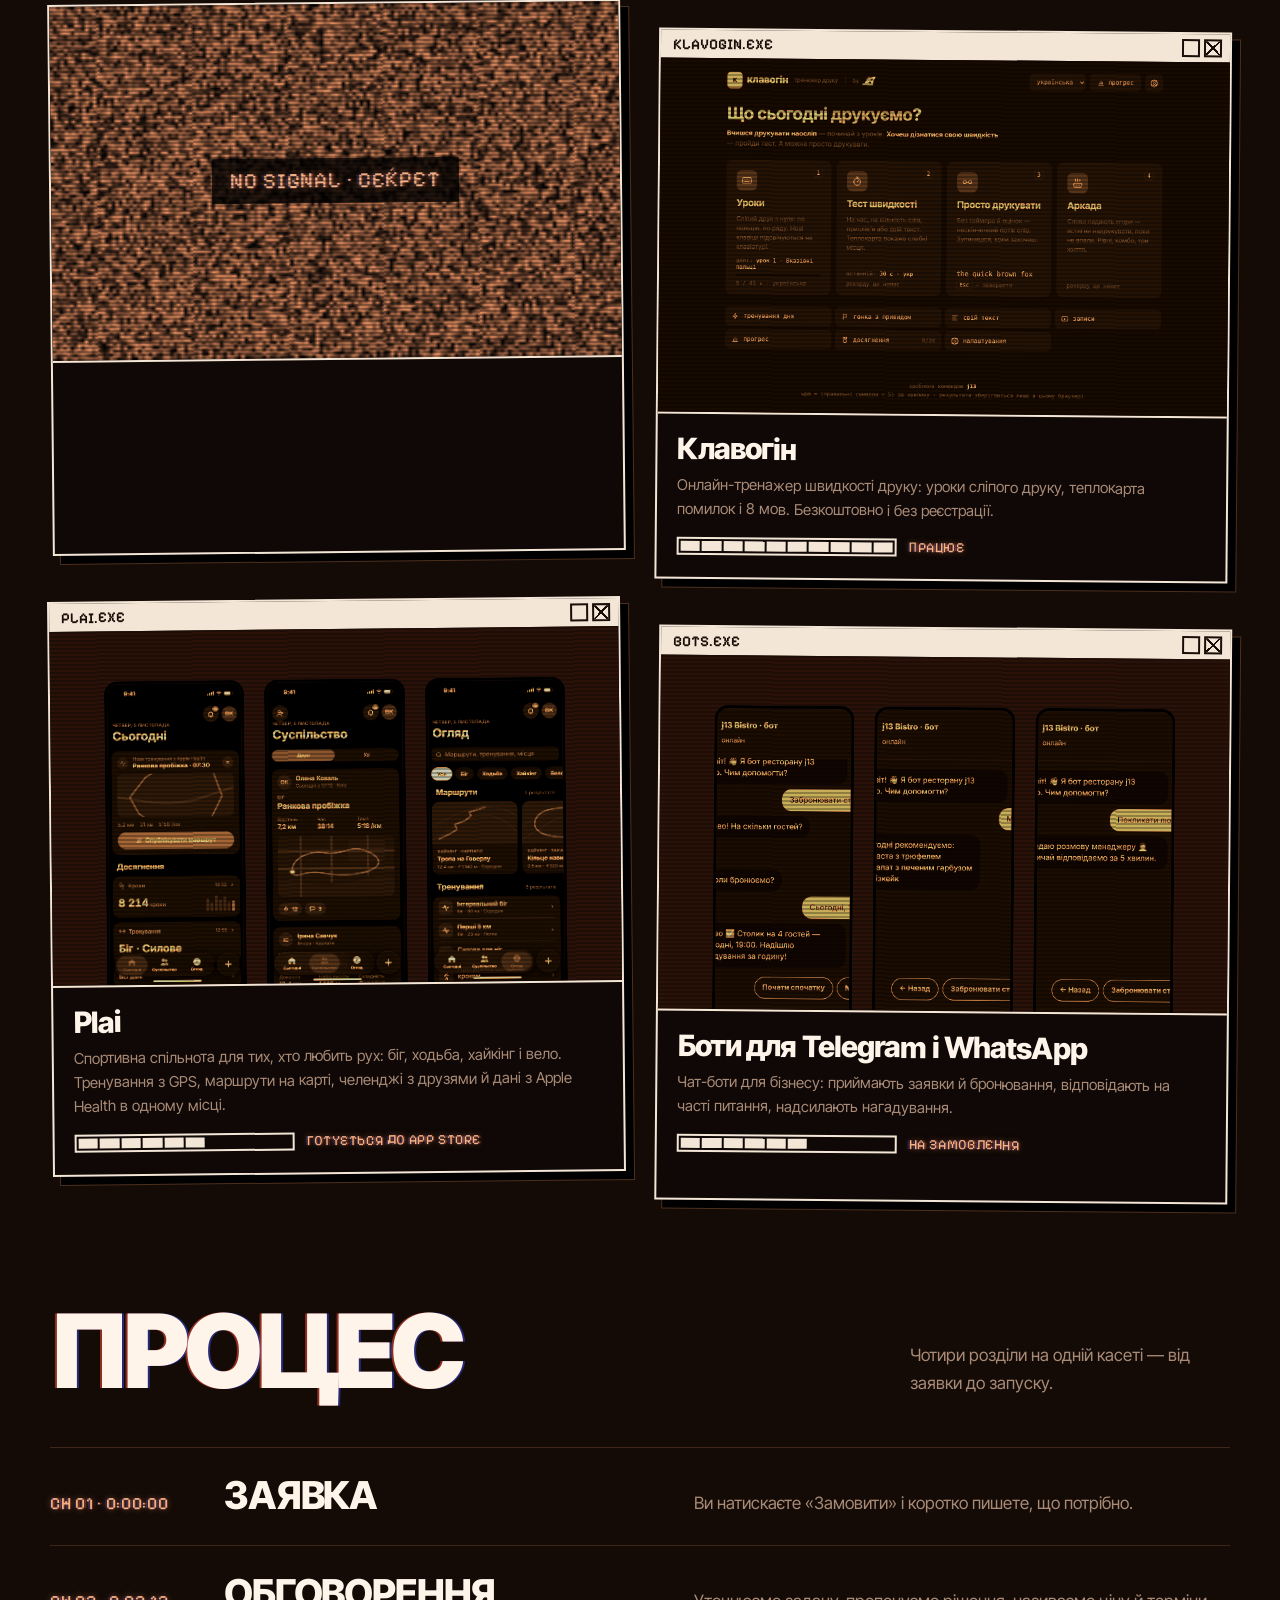
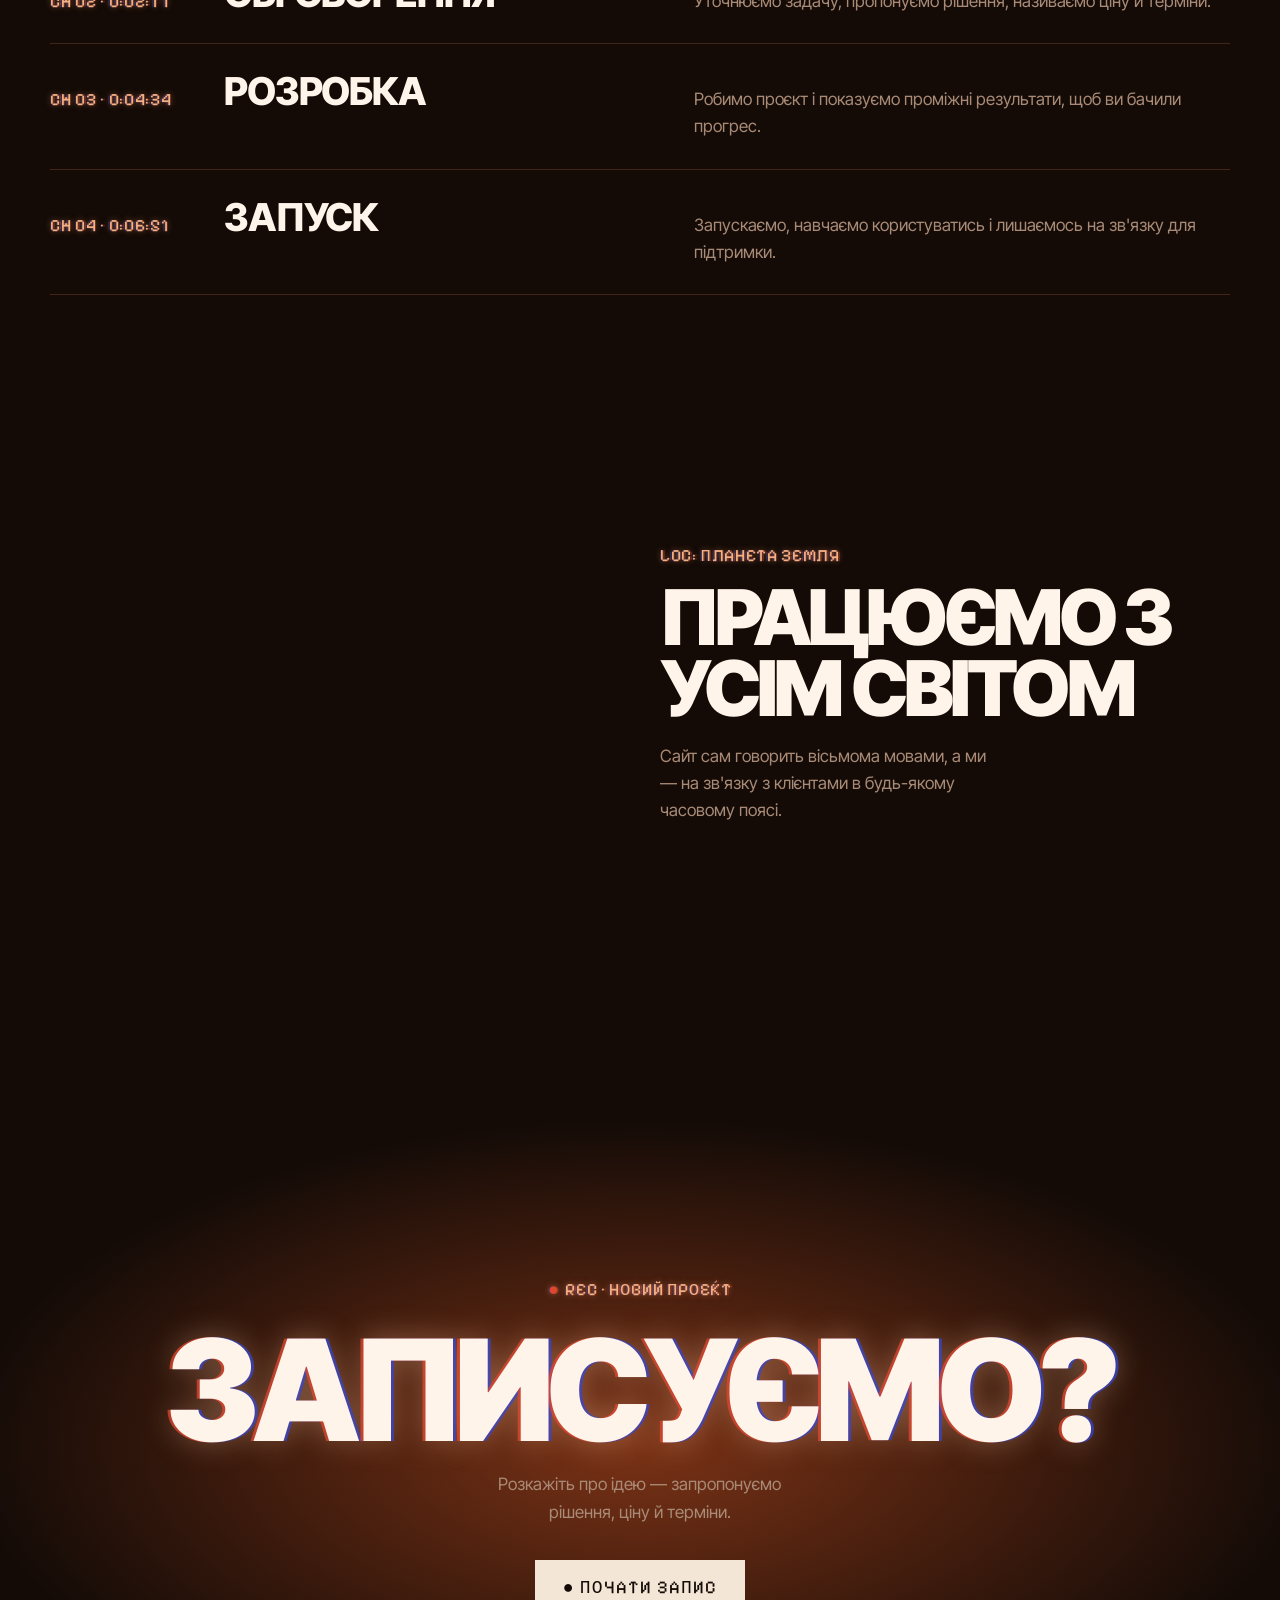
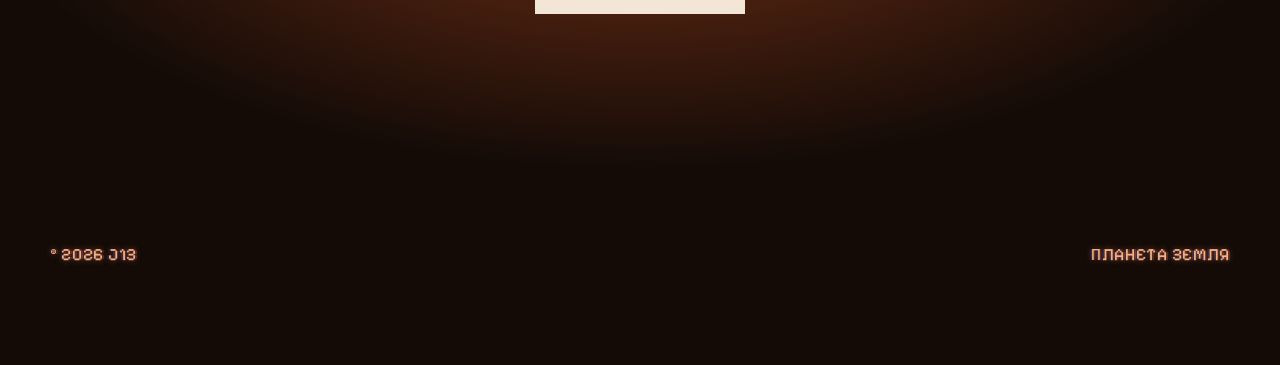
<file: demo5/index.html>
<!DOCTYPE html>
<html lang="uk">
<head>
<meta charset="utf-8">
<meta name="viewport" content="width=device-width, initial-scale=1, viewport-fit=cover">
<title>j13 — демо «Касета»</title>
<meta name="robots" content="noindex">
<meta name="theme-color" content="#140b07">
<link rel="icon" href="../apple-touch-icon.png">
<!--
  ДЕМО №5 «Касета»: аналоговий телевізор / VHS. Теплий помаранчевий кінескоп,
  екранні написи відеомагнітофона, великі білі слова, глобус, піксельне лого.
  Кнопка FX вимикає всі ефекти. Тексти й проєкти — з ../content.js.
-->
<link rel="preconnect" href="https://fonts.googleapis.com">
<link rel="preconnect" href="https://fonts.gstatic.com" crossorigin>
<link href="https://fonts.googleapis.com/css2?family=Inter+Tight:ital,wght@0,400;0,500;0,700;0,800;0,900;1,900&family=Pixelify+Sans:wght@400;600&display=swap" rel="stylesheet">
<style>
:root{
  --bg:#140b07; --bg2:#1d110b; --rust:#b9502a; --amber:#e8925a; --glow:#f4b183; --cream:#f3e6d6; --dim:#a88a76;
  --red:#e0462f; --yel:#f2c45a; --blu:#3346d6;
  --big:"Inter Tight",system-ui,sans-serif; --osd:"Pixelify Sans","Courier New",monospace;
}
*{box-sizing:border-box;margin:0;padding:0}
html{scroll-behavior:smooth;-webkit-text-size-adjust:100%}
body{background:var(--bg);color:var(--cream);font:400 17px/1.6 var(--big);-webkit-font-smoothing:antialiased;overflow-x:hidden}
a{color:inherit}
.wrap{width:min(1180px,100% - 44px);margin-inline:auto}

/* ── кінескоп поверх усього ── */
.crt{position:fixed;inset:0;pointer-events:none;z-index:90}
.crt::before{content:"";position:absolute;inset:0;background:repeating-linear-gradient(90deg,rgba(0,0,0,.16) 0 1px,transparent 1px 3px);mix-blend-mode:multiply}
.crt::after{content:"";position:absolute;inset:0;background:radial-gradient(120% 90% at 50% 50%,transparent 55%,rgba(0,0,0,.55));}
#grain{position:fixed;inset:0;width:100%;height:100%;pointer-events:none;z-index:91;opacity:.07;mix-blend-mode:screen}
.calm .crt,.calm #grain{display:none}

/* екранні написи (OSD) */
.osd{font:400 clamp(13px,1.35vw,19px)/1.15 var(--osd);text-transform:uppercase;color:var(--glow);text-shadow:0 0 6px #e8925a88,1.5px 0 0 #e0462f55,-1.5px 0 0 #3346d655;letter-spacing:.04em}
.calm .osd{text-shadow:none}

/* ── шапка-OSD ── */
header{position:absolute;inset:0 0 auto;z-index:50;padding:18px 0;pointer-events:none}
header .wrap{display:grid;grid-template-columns:1fr auto 1fr;align-items:start;gap:16px}
header .c{text-align:center}
header .r{text-align:right;display:flex;flex-direction:column;align-items:flex-end;gap:2px}
header a,header button{pointer-events:auto}
.fx{background:none;border:1px solid #e8925a66;color:var(--glow);font:inherit;padding:4px 10px;cursor:pointer;margin-top:6px;min-height:32px}
.fx:hover{background:#e8925a1a}
.rec::before{content:"●";color:var(--red);margin-right:6px;animation:blink 1.4s steps(1) infinite}
@keyframes blink{50%{opacity:0}}
nav.osd{display:flex;gap:18px;justify-content:center;margin-top:6px}
nav.osd a{text-decoration:none;opacity:.75}
nav.osd a:hover{opacity:1}

/* ── перший екран ── */
.hero{position:relative;min-height:100svh;display:grid;place-items:center;overflow:hidden;background:radial-gradient(80% 70% at 50% 50%,#7a3216 0%,#40180b 55%,#140b07 100%)}
#bars{position:absolute;inset:0;width:100%;height:100%}
.hero .center{position:relative;z-index:2;text-align:center;padding:120px 20px 80px;width:100%}
.hero .center::before{content:"";position:absolute;left:50%;top:58%;width:min(900px,100%);height:52%;transform:translate(-50%,-50%);background:radial-gradient(closest-side,rgba(20,8,4,.82),rgba(20,8,4,.5) 60%,transparent);z-index:-1;pointer-events:none}
.hero h1,.hero p{text-shadow:0 1px 12px #000}
.word{font:900 clamp(40px,12vw,200px)/.86 var(--big);letter-spacing:-.05em;color:#fff4ea;text-transform:uppercase;
  text-shadow:-3px 0 0 rgba(224,70,47,.75),3px 0 0 rgba(51,70,214,.7),0 0 30px rgba(255,200,160,.35);position:relative;display:inline-block}
.word.jit{animation:track .45s steps(2) 1}
@keyframes track{0%{transform:translateX(0);clip-path:inset(0)}25%{transform:translateX(-14px);clip-path:inset(18% 0 52% 0)}50%{transform:translateX(10px);clip-path:inset(60% 0 8% 0)}75%{transform:translateX(-4px);clip-path:inset(0 0 70% 0)}100%{transform:none;clip-path:inset(0)}}
.calm .word{text-shadow:none}
.hero h1{font:700 clamp(22px,2.6vw,34px)/1.25 var(--big);letter-spacing:-.02em;margin:34px auto 0;max-width:22ch}
.hero h1 b{color:var(--glow)}
.hero p{color:var(--dim);margin:14px auto 0;max-width:34ch}
.cta{display:flex;gap:12px;justify-content:center;flex-wrap:wrap;margin-top:34px}
.btn{font:400 18px/1 var(--osd);text-transform:uppercase;letter-spacing:.06em;text-decoration:none;padding:16px 26px;border:2px solid var(--cream);color:var(--bg);background:var(--cream);display:inline-flex;gap:10px;align-items:center;transition:transform .15s,background .2s,color .2s;min-height:48px}
.btn:hover{transform:translate(-3px,-3px);box-shadow:3px 3px 0 var(--red),6px 6px 0 var(--blu)}
.btn.o{background:transparent;color:var(--cream)}
.btn:focus-visible{outline:3px solid var(--yel);outline-offset:3px}
.hint{position:absolute;bottom:22px;left:0;right:0;text-align:center;z-index:2}
.osd-row{position:absolute;inset:auto 0 22px;z-index:2}
.osd-row .wrap{display:flex;justify-content:space-between}

/* великі слова не виходять за краї екрана */
const fit = el => { el.style.fontSize = ""; const max = innerWidth * .92, w = el.scrollWidth; if (w > max) el.style.fontSize = parseFloat(getComputedStyle(el).fontSize) * max / w + "px" };
const fitAll = () => ["word", "word2"].forEach(id => fit($(id)));
new MutationObserver(fitAll).observe($("word"), { childList: true }); addEventListener("resize", fitAll); fitAll();
document.fonts && document.fonts.ready.then(fitAll);

/* ── цифри ── */
.stats{display:grid;grid-template-columns:repeat(4,1fr);border-top:1px solid #e8925a33;border-bottom:1px solid #e8925a33}
.stat{padding:30px 22px;border-left:1px solid #e8925a22}
.stat:first-child{border-left:0}
.stat b{display:block;font:900 clamp(40px,5vw,68px)/1 var(--big);letter-spacing:-.04em;color:#fff4ea}
.stat span{color:var(--dim);font-size:14.5px;display:block;margin-top:8px}
.stat .osd{font-size:13px;margin-bottom:12px;display:block}

/* ── заголовки розділів ── */
section{padding:130px 0 0;position:relative}
.sh{display:flex;align-items:end;justify-content:space-between;gap:30px;margin-bottom:50px;flex-wrap:wrap}
.sh h2{font:900 clamp(46px,8vw,120px)/.9 var(--big);letter-spacing:-.05em;text-transform:uppercase;color:#fff4ea;text-shadow:-2px 0 0 rgba(224,70,47,.6),2px 0 0 rgba(51,70,214,.55)}
.calm .sh h2{text-shadow:none}
.sh p{color:var(--dim);max-width:32ch}

/* ── піксельне лого ── */
.pix{position:relative;background:#0d0d10;border-radius:22px;overflow:hidden;margin-top:110px}
#pix{display:block;width:100%;height:clamp(300px,42vw,560px);cursor:crosshair;touch-action:pan-y}
.pix .cap{position:absolute;left:28px;bottom:24px;right:28px;display:flex;justify-content:space-between;gap:20px;align-items:end;pointer-events:none}
.pix .cap p{color:#b9b4ad;max-width:28ch;font-size:15px}

/* ── проєкти як вікна старої системи ── */
.wins{display:grid;grid-template-columns:1fr 1fr;gap:46px 34px}
.win{background:#0f0806;border:2px solid var(--cream);box-shadow:8px 8px 0 #000,8px 8px 0 1px #e8925a44;text-decoration:none;display:block;transition:transform .25s}
.win:nth-child(odd){transform:rotate(-.6deg)}
.win:nth-child(even){transform:rotate(.5deg) translateY(28px)}
.win:hover{transform:rotate(0) translateY(-4px)}
.win:focus-visible{outline:3px solid var(--yel);outline-offset:6px}
.tb{background:var(--cream);color:#1a0e08;display:flex;align-items:center;gap:10px;padding:5px 8px 5px 12px;font:600 15px var(--osd);text-transform:uppercase}
.tb i{margin-left:auto;display:flex;gap:4px}
.tb i::before,.tb i::after{content:"";width:14px;height:14px;border:2px solid #1a0e08}
.tb i::after{background:linear-gradient(45deg,transparent 45%,#1a0e08 45% 55%,transparent 55%),linear-gradient(-45deg,transparent 45%,#1a0e08 45% 55%,transparent 55%)}
.scr{position:relative;aspect-ratio:16/10;overflow:hidden;background:#2a1209;border-bottom:2px solid var(--cream)}
.scr img{width:100%;height:100%;object-fit:cover;object-position:top;filter:sepia(1) saturate(2.4) hue-rotate(-16deg) contrast(1.15) brightness(.78);transition:filter .6s,transform .6s}
.scr.ph{display:flex;gap:4%;justify-content:center;align-items:flex-end;padding:6% 6% 0}
.scr.ph img{width:28%;height:auto;aspect-ratio:9/19.5;border:3px solid #000;border-bottom:0;border-radius:14px 14px 0 0}
.scr::after{content:"";position:absolute;inset:0;background:repeating-linear-gradient(0deg,rgba(0,0,0,.28) 0 2px,transparent 2px 4px);transition:opacity .6s;pointer-events:none}
.win:hover .scr img,.win:focus-visible .scr img,.win.tuned .scr img{filter:none}
.win.tuned .scr::after{opacity:.25}
.win:hover .scr::after{opacity:.25}
.calm .scr img{filter:none}.calm .scr::after{display:none}
.nosig{position:absolute;inset:0;display:grid;place-items:center}
.nosig canvas{position:absolute;inset:0;width:100%;height:100%}
.nosig span{position:relative;background:#000c;padding:10px 18px;font-size:22px}
.wb{padding:18px 20px 22px}
.wb h3{font:800 clamp(22px,2.3vw,30px)/1.15 var(--big);letter-spacing:-.03em;color:#fff4ea}
.wb p{color:var(--dim);font-size:15px;margin-top:8px}
.prog{display:flex;align-items:center;gap:12px;margin-top:16px;font-size:14px}
.prog .bar{flex:1;max-width:220px;height:18px;border:2px solid var(--cream);padding:2px;display:flex;gap:2px}
.prog .bar i{flex:1;background:var(--cream)}
.prog .bar i.off{background:transparent}

/* ── процес як розділи касети ── */
.tape{border-top:1px solid #e8925a33}
.ch{display:grid;grid-template-columns:150px 1fr 1.2fr;gap:24px;padding:28px 0;border-bottom:1px solid #e8925a33;align-items:baseline;transition:background .3s}
.ch:hover{background:linear-gradient(90deg,#e8925a12,transparent)}
.ch h4{font:800 clamp(26px,3vw,40px)/1 var(--big);text-transform:uppercase;letter-spacing:-.03em;color:#fff4ea}
.ch p{color:var(--dim)}

/* ── глобус ── */
.globe{display:grid;grid-template-columns:1fr 1fr;gap:40px;align-items:center}
#globe{width:100%;aspect-ratio:1;max-width:520px;justify-self:center;display:block}
.globe h2{font:900 clamp(40px,6vw,86px)/.92 var(--big);letter-spacing:-.05em;text-transform:uppercase;color:#fff4ea}
.globe p{color:var(--dim);margin-top:18px;max-width:34ch}
.globe .osd{display:block;margin-bottom:18px}

/* ── заклик ── */
.final{margin-top:140px;min-height:80svh;display:grid;place-items:center;text-align:center;background:radial-gradient(70% 60% at 50% 50%,#7a3216,#140b07 75%);position:relative;overflow:hidden}
.final .word{font-size:clamp(40px,11vw,180px)}
.final p{color:var(--dim);margin:20px auto 0;max-width:34ch}
footer{padding:40px 0 100px;color:var(--dim)}
footer .wrap{display:flex;justify-content:space-between;flex-wrap:wrap;gap:10px}

.note{position:fixed;left:50%;bottom:16px;transform:translateX(-50%);z-index:95;background:var(--cream);color:#1a0e08;font:400 14px var(--osd);text-transform:uppercase;padding:8px 16px;white-space:nowrap;box-shadow:3px 3px 0 var(--red),6px 6px 0 var(--blu)}
.note a{font-weight:600;margin-left:8px}

.rv{opacity:0;transform:translateY(24px);transition:opacity .8s,transform .8s cubic-bezier(.2,.8,.2,1)}
.rv.in{opacity:1;transform:none}
.win.rv.in:nth-child(odd){transform:rotate(-.6deg)}
.win.rv.in:nth-child(even){transform:rotate(.5deg) translateY(28px)}
.win.rv.in:hover{transform:rotate(0) translateY(-4px)}

@media (max-width:860px){
  header .c{display:none}
  header .wrap{grid-template-columns:1fr 1fr}
  .stats{grid-template-columns:1fr 1fr}
  .stat:nth-child(3){border-left:0}
  .stat:nth-child(n+3){border-top:1px solid #e8925a22}
  .wins{grid-template-columns:1fr;gap:34px}
  .win:nth-child(n),.win.rv.in:nth-child(n){transform:none}
  .ch{grid-template-columns:1fr;gap:6px}
  .globe{grid-template-columns:1fr}
  .osd-row .wrap span:nth-child(2){display:none}
}
@media (max-width:640px){
  .pix .cap{position:static;flex-direction:column;align-items:flex-start;gap:6px;padding:4px 20px 22px}
  #pix{height:240px}
}
@media (max-width:520px){
  .stat{padding:22px 14px}
  .note{font-size:12px}
  .btn{font-size:16px;padding:14px 18px}
}
@media (prefers-reduced-motion:reduce){*{animation:none!important;transition:none!important}.rv{opacity:1;transform:none}}
</style>
<script>try{if(localStorage.getItem("demo5-calm")==="1"||matchMedia("(prefers-reduced-motion:reduce)").matches)document.documentElement.classList.add("calm")}catch(e){}</script>
</head>
<body>
<div class="crt" aria-hidden="true"></div>
<canvas id="grain" aria-hidden="true"></canvas>

<header><div class="wrap">
  <div class="osd"><a href="#top" style="text-decoration:none">DECK J13</a><br>▶ PLAY<br><span id="tc">-0:00:00</span><br>SP</div>
  <div class="c osd">TV VIEW<br>LINES<nav class="osd"><a href="#work">Проєкти</a><a href="#tape">Процес</a><a href="#rec">Зв'язок</a></nav></div>
  <div class="r osd"><span class="rec">REC</span><span id="clk">00:00:00</span><button class="fx osd" id="fx" aria-pressed="true">FX: ON</button></div>
</div></header>

<main id="top">
<div class="hero">
  <canvas id="bars" aria-hidden="true"></canvas>
  <div class="center">
    <div class="word" id="word" aria-hidden="true">СТВОРЮЄМО</div>
    <h1>Команда <b>j13</b>: сайти, програми й боти для вашого бізнесу.</h1>
    <p>Від ідеї до запуску — і далі на зв'язку.</p>
    <div class="cta"><a class="btn" href="../#contact">▶ Замовити</a><a class="btn o" href="#work">Проєкти</a></div>
  </div>
  <div class="osd-row osd" aria-hidden="true"><div class="wrap"><span>CH 01</span><span>— — —  — — —  — — .  — — — —  — — : — —</span><span>STEREO</span></div></div>
</div>

<div class="wrap">
  <div class="stats rv" id="stats"></div>

  <div class="pix rv" aria-label="Логотип j13 з пікселів">
    <canvas id="pix"></canvas>
    <div class="cap"><span class="osd">// PIXEL MODE</span><p>Проведіть курсором або пальцем: ми збираємо продукт з дрібниць, піксель за пікселем.</p></div>
  </div>

  <section id="work">
    <div class="sh rv"><h2>Проєкти</h2><p>Наведіть на вікно, щоб «налаштувати сигнал» і побачити справжній скрін.</p></div>
    <div class="wins" id="wins"></div>
  </section>

  <section id="tape">
    <div class="sh rv"><h2>Процес</h2><p>Чотири розділи на одній касеті — від заявки до запуску.</p></div>
    <div class="tape rv" id="chs"></div>
  </section>

  <section>
    <div class="globe rv">
      <canvas id="globe" aria-hidden="true"></canvas>
      <div><span class="osd">LOC: ПЛАНЕТА ЗЕМЛЯ</span><h2>Працюємо з усім світом</h2><p>Сайт сам говорить вісьмома мовами, а ми — на зв'язку з клієнтами в будь-якому часовому поясі.</p></div>
    </div>
  </section>
</div>

<div class="final" id="rec">
  <div>
    <span class="osd rec">REC · НОВИЙ ПРОЄКТ</span><br><br>
    <div class="word" id="word2">ЗАПИСУЄМО?</div>
    <p>Розкажіть про ідею — запропонуємо рішення, ціну й терміни.</p>
    <div class="cta"><a class="btn" href="../#contact">● Почати запис</a></div>
  </div>
</div>
</main>

<footer><div class="wrap osd"><span>© 2026 J13</span><span>ПЛАНЕТА ЗЕМЛЯ</span></div></footer>
<div class="note">Демо «Касета» <a href="../next/">Next</a> <a href="../">← нинішній</a></div>

<script src="../content.js"></script>
<script>
const S = site_uk, $ = id => document.getElementById(id), D = document.documentElement;
const esc = s => String(s ?? "").replace(/[&<>"]/g, c => ({ "&": "&amp;", "<": "&lt;", ">": "&gt;", '"': "&quot;" }[c]));
const calm = () => D.classList.contains("calm");
const vis = new Map(); // який canvas зараз видно — малюємо тільки його
const vio = new IntersectionObserver(es => es.forEach(e => vis.set(e.target, e.isIntersecting)));

/* ── FX: увімкнути / вимкнути ефекти ── */
const fxPaint = () => { const on = !calm(); $("fx").textContent = "FX: " + (on ? "ON" : "OFF"); $("fx").setAttribute("aria-pressed", on) };
$("fx").onclick = () => { D.classList.toggle("calm"); try { localStorage.setItem("demo5-calm", calm() ? "1" : "0") } catch (e) {} fxPaint() };
fxPaint();

/* ── таймкод і годинник ── */
const t0 = Date.now(), p2 = n => String(n).padStart(2, "0");
setInterval(() => { const s = Math.floor((Date.now() - t0) / 1000); $("tc").textContent = `-0:${p2(Math.floor(s / 60) % 60)}:${p2(s % 60)}`; const d = new Date(); $("clk").textContent = `${p2(d.getHours())}:${p2(d.getMinutes())}:${p2(d.getSeconds())}` }, 1000);

/* ── зерно плівки (дрібне й тьмяне) ── */
(() => { const c = $("grain"), x = c.getContext("2d"); c.width = 160; c.height = 100; const im = x.createImageData(160, 100);
  let f = 0; (function loop() { if (!calm() && f++ % 3 === 0) { for (let i = 0; i < im.data.length; i += 4) { const v = Math.random() * 255; im.data[i] = im.data[i + 1] = im.data[i + 2] = v; im.data[i + 3] = 255 } x.putImageData(im, 0, 0) } requestAnimationFrame(loop) })() })();

/* ── перший екран: «рядки коду» з кінескопних смужок ── */
(() => { const c = $("bars"), x = c.getContext("2d"); vio.observe(c); let W, H, rows = [];
  const size = () => { const r = devicePixelRatio > 1 ? 1.5 : 1; W = c.width = c.offsetWidth * r; H = c.height = c.offsetHeight * r; rows = [];
    const lh = 26 * r; for (let y = lh; y < H; y += lh) rows.push({ y, segs: Array.from({ length: 1 + Math.floor(Math.random() * 3) }, () => ({ x: Math.random() * W * .6, w: 60 * r + Math.random() * W * .35, a: .25 + Math.random() * .55 })), sp: (Math.random() - .5) * .25 * r }) };
  size(); addEventListener("resize", size);
  (function loop() { requestAnimationFrame(loop); if (vis.get(c) === false) return;
    x.clearRect(0, 0, W, H);
    for (const row of rows) for (const s of row.segs) { if (!calm()) { s.x += row.sp; if (s.x > W) s.x = -s.w; if (s.x < -s.w) s.x = W }
      // кожна «буква» — вертикальна риска, як на старому екрані
      x.fillStyle = `rgba(240,140,80,${s.a})`;
      for (let i = 0; i < s.w; i += 5) if (Math.sin((i + row.y) * .07) > -.6) x.fillRect(s.x + i, row.y, 3, 14) }
  })() })();

/* ── велике слово: змінюється з глюком «трекінгу» ── */
(() => { const W = ["СТВОРЮЄМО", "БУДУЄМО", "ЗАПУСКАЄМО"]; let i = 0; const el = $("word");
  setInterval(() => { i = (i + 1) % W.length; if (calm()) { el.textContent = W[i]; return } el.classList.remove("jit"); void el.offsetWidth; el.classList.add("jit"); setTimeout(() => el.textContent = W[i], 200) }, 3200);
  // зрідка — коротке тремтіння другого слова
  setInterval(() => { if (calm()) return; const w2 = $("word2"); w2.classList.remove("jit"); void w2.offsetWidth; w2.classList.add("jit") }, 5200) })();

/* ── цифри ── */
const st = [...S.stats.slice(0, 3), { value: 8, suffix: "", label: "мов, які сайт визначає сам" }], CH = ["A", "B", "C", "D"];
$("stats").innerHTML = st.map((s, i) => `<div class="stat"><span class="osd">CH-${CH[i]}</span><b>${s.value}${esc(s.suffix)}</b><span>${esc(s.label)}</span></div>`).join("");

/* ── піксельне лого (як мозаїка з квадратиків) ── */
(() => { const c = $("pix"), x = c.getContext("2d"); vio.observe(c); let W, H, cell, cells = [], mx = -1e4, my = -1e4, born = 0;
  const COL = { in: "#efe9df", red: "#e0462f", yel: "#f2c45a", org: "#f0a24a", blu: "#3346d6" };
  const build = () => { const r = Math.min(2, devicePixelRatio || 1); W = c.width = c.offsetWidth * r; H = c.height = c.offsetHeight * r; cell = Math.max(8, Math.round(W / 70));
    const o = document.createElement("canvas"), ox = o.getContext("2d"), cw = Math.ceil(W / cell), ch = Math.ceil(H / cell); o.width = cw; o.height = ch;
    ox.fillStyle = "#fff"; ox.textAlign = "center"; ox.textBaseline = "middle"; ox.font = `italic 900 ${ch * .95}px "Inter Tight", Arial Black, sans-serif`;
    ox.save(); ox.translate(cw / 2, ch / 2 + ch * .04); ox.transform(1, 0, -.12, 1, 0, 0); ox.fillText("j13", 0, 0); ox.restore();
    const d = ox.getImageData(0, 0, cw, ch).data, on = (i, j) => i >= 0 && j >= 0 && i < cw && j < ch && d[(j * cw + i) * 4 + 3] > 110;
    cells = [];
    for (let j = 0; j < ch; j++) for (let i = 0; i < cw; i++) {
      const In = on(i, j); let edge = 0; for (const [a, b] of [[1, 0], [-1, 0], [0, 1], [0, -1]]) if (on(i + a, j + b) !== In) edge++;
      const near = !In && (on(i + 2, j) || on(i - 2, j) || on(i, j + 2) || on(i, j - 2));
      if (!In && !near && Math.random() > .012) continue;
      let kind = In ? (edge ? (Math.random() < .5 ? "red" : Math.random() < .6 ? "yel" : "org") : "in") : (near ? (Math.random() < .08 ? "blu" : "out") : "dot");
      if (In && !edge && Math.random() < .04) kind = "org";
      cells.push({ i, j, kind, fill: !(kind === "out" || kind === "dot" || (kind !== "in" && Math.random() < .35)), d: Math.random() });
    } born = performance.now() };
  const go = () => document.fonts && document.fonts.load('italic 900 40px "Inter Tight"').then(build, build);
  build(); go(); addEventListener("resize", build);
  const pos = e => { const r = c.getBoundingClientRect(), k = W / r.width; mx = (e.clientX - r.left) * k; my = (e.clientY - r.top) * k };
  c.addEventListener("pointermove", pos); c.addEventListener("pointerleave", () => { mx = my = -1e4 });
  (function loop(t) { requestAnimationFrame(loop); if (vis.get(c) === false) return;
    x.fillStyle = "#0d0d10"; x.fillRect(0, 0, W, H);
    const age = calm() ? 1e9 : t - born;
    for (const p of cells) { if (age < p.d * 1400) continue;
      let px = p.i * cell, py = p.j * cell, s = cell - 2, k = p.kind;
      const dx = px - mx, dy = py - my, dd = Math.hypot(dx, dy), R = cell * 6;
      if (dd < R && !calm()) { const f = (1 - dd / R); px += dx / dd * f * cell * 1.6; py += dy / dd * f * cell * 1.6; if (k === "in" && f > .55) k = f > .8 ? "red" : "yel" }
      if (k === "dot") { x.fillStyle = "#3a3a44"; x.fillRect(px + s / 2 - 1, py + s / 2 - 1, 2, 2); continue }
      const col = k === "out" ? "#55555f" : COL[k];
      if (p.fill && k !== "out") { x.fillStyle = col; x.fillRect(px, py, s, s); if (k !== "in") { x.strokeStyle = "#0d0d10"; x.lineWidth = 1; x.strokeRect(px + 2.5, py + 2.5, s - 5, s - 5) } }
      else { x.strokeStyle = col; x.lineWidth = Math.max(1.5, cell / 7); const q = k === "out" ? s * .5 : s; x.strokeRect(px + (s - q) / 2 + 1, py + (s - q) / 2 + 1, q - 2, q - 2) }
    } })(0) })();

/* ── проєкти ── */
const G = p => p.details.gallery || [];
const ok = p => p.live && !/розроб/i.test(p.status);
const desk = p => p.mock !== "phones" && (p.image || (G(p).find(g => g.kind === "desk") || {}).src);
const exe = p => (p.slug || "app").toUpperCase().slice(0, 8) + ".EXE";
$("wins").innerHTML = S.projects.map((p, n) => {
  const d = desk(p), ph = G(p).filter(g => g.kind === "phone");
  const scr = d ? `<div class="scr"><img src="../${esc(d)}" alt="${esc(p.title)}" loading="lazy"></div>`
    : ph.length ? `<div class="scr ph">${ph.slice(0, 3).map(g => `<img src="../${esc(g.src)}" alt="" loading="lazy">`).join("")}</div>`
    : `<div class="scr nosig"><canvas data-noise></canvas><span class="osd">NO SIGNAL · СЕКРЕТ</span></div>`;
  const lv = ok(p) ? 10 : (p.mock === "game" ? 3 : 6);
  return `<a class="win rv" href="../#p-${esc(p.slug)}"><div class="tb">${exe(p)}<i></i></div>${scr}
    <div class="wb"><h3>${esc(p.title)}</h3><p>${esc(p.description)}</p>
    <div class="prog osd"><span class="bar">${Array.from({ length: 10 }, (_, k) => `<i class="${k < lv ? "" : "off"}"></i>`).join("")}</span>${esc(p.status)}</div></div></a>` }).join("");
// шум «немає сигналу»
document.querySelectorAll("[data-noise]").forEach(c => { const x = c.getContext("2d"); c.width = 160; c.height = 100; vio.observe(c); const im = x.createImageData(160, 100);
  (function f() { requestAnimationFrame(f); if (vis.get(c) === false) return; for (let i = 0; i < im.data.length; i += 4) { const v = Math.random() * (calm() ? 90 : 230); im.data[i] = v; im.data[i + 1] = v * .62; im.data[i + 2] = v * .42; im.data[i + 3] = 255 } x.putImageData(im, 0, 0) })() });

// на телефоні наведення немає — «налаштовуємо сигнал», коли вікно посередині екрана
if (matchMedia("(hover:none)").matches) { const tio = new IntersectionObserver(es => es.forEach(e => e.target.classList.toggle("tuned", e.isIntersecting)), { rootMargin: "-35% 0px -35% 0px" }); document.querySelectorAll(".win").forEach(w => tio.observe(w)) }

/* ── процес ── */
$("chs").innerHTML = S.process.map((s, i) => `<div class="ch"><span class="osd">CH ${p2(i + 1)} · 0:0${i * 2}:${p2(i * 17 % 60)}</span><h4>${esc(s.title)}</h4><p>${esc(s.text)}</p></div>`).join("");

/* ── контурний глобус з орбітами ── */
(() => { const c = $("globe"), x = c.getContext("2d"); vio.observe(c); let S2, rot = 0;
  const size = () => { const r = Math.min(2, devicePixelRatio || 1); S2 = c.width = c.height = c.offsetWidth * r };
  size(); addEventListener("resize", size);
  const tilt = .38, ct = Math.cos(tilt), st2 = Math.sin(tilt);
  const P = (lat, lon) => { const la = lat * Math.PI / 180, lo = lon * Math.PI / 180 + rot; let X = Math.cos(la) * Math.sin(lo), Y = Math.sin(la), Z = Math.cos(la) * Math.cos(lo); const y2 = Y * ct - Z * st2, z2 = Y * st2 + Z * ct; return [X, -y2, z2] };
  const line = (pts, R, cx, cy) => { for (let k = 1; k < pts.length; k++) { const a = pts[k - 1], b = pts[k]; x.globalAlpha = (a[2] > 0 && b[2] > 0) ? .95 : .16; x.beginPath(); x.moveTo(cx + a[0] * R, cy + a[1] * R); x.lineTo(cx + b[0] * R, cy + b[1] * R); x.stroke() } };
  (function loop() { requestAnimationFrame(loop); if (vis.get(c) === false) return; if (!calm()) rot += .0035;
    const R = S2 * .36, cx = S2 / 2, cy = S2 / 2; x.clearRect(0, 0, S2, S2);
    x.strokeStyle = "#f3e6d6"; x.lineWidth = Math.max(1, S2 / 420); x.shadowColor = "#e8925a"; x.shadowBlur = calm() ? 0 : 8;
    for (let lon = 0; lon < 360; lon += 30) line(Array.from({ length: 37 }, (_, k) => P(-90 + k * 5, lon)), R, cx, cy);
    for (let lat = -60; lat <= 60; lat += 30) line(Array.from({ length: 73 }, (_, k) => P(lat, k * 5)), R, cx, cy);
    x.globalAlpha = 1; x.lineWidth *= 1.6; x.beginPath(); x.arc(cx, cy, R, 0, 7); x.stroke();
    // орбіти
    x.lineWidth = Math.max(1, S2 / 500);
    for (const [a, b, ang] of [[1.32, .42, -.35], [1.18, .3, .55]]) { x.save(); x.translate(cx, cy); x.rotate(ang + (calm() ? 0 : rot * .2)); x.globalAlpha = .7; x.beginPath(); x.ellipse(0, 0, R * a, R * b, 0, 0, 7); x.stroke();
      const m = performance.now() / 2400 * (a > 1.25 ? 1 : -1.3); x.globalAlpha = 1; x.fillStyle = "#f2c45a"; x.beginPath(); x.arc(Math.cos(m) * R * a, Math.sin(m) * R * b, S2 / 110, 0, 7); x.fill(); x.restore() }
    x.shadowBlur = 0 })() })();

/* поява при прокручуванні */
const io = new IntersectionObserver(es => es.forEach(e => { if (e.isIntersecting) { e.target.classList.add("in"); io.unobserve(e.target) } }), { threshold: .12 });
document.querySelectorAll(".rv").forEach(el => io.observe(el));
</script>
</body>
</html>
</file>
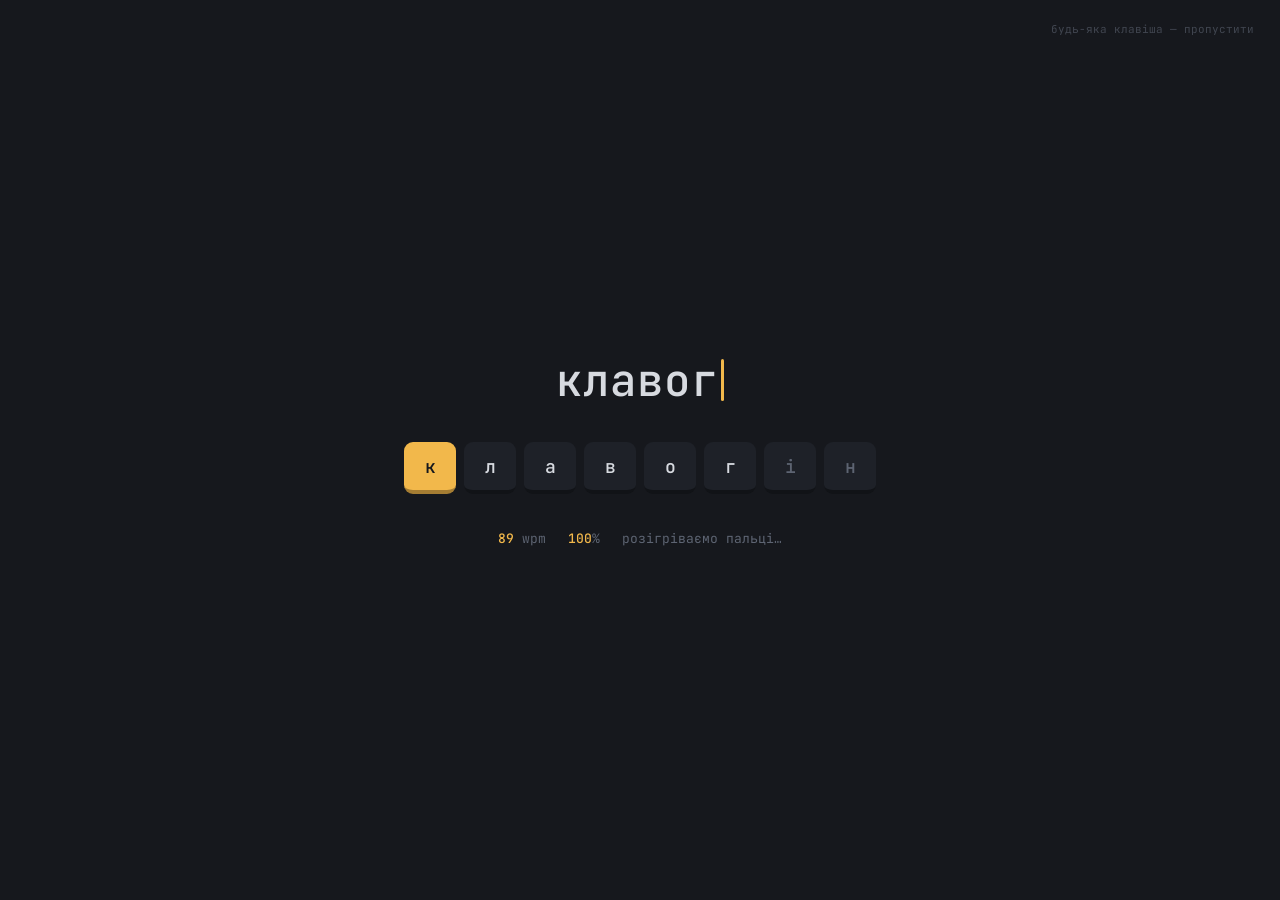
<file: klavogin/index.html>
<!DOCTYPE html>
<html lang="uk">
<head>
<meta charset="utf-8">
<meta name="viewport" content="width=device-width, initial-scale=1, interactive-widget=resizes-content">
<title>Клавогін — тренажер швидкості друку</title>
<meta name="description" content="Тренажер сліпого друку: уроки, теплокарта помилок і повільних клавіш, 8 мов і розкладок, прислів'я, свій текст, чистий екран.">
<meta property="og:title" content="Клавогін — тренажер швидкості друку">
<meta property="og:description" content="Уроки сліпого друку, теплокарта помилок, 8 мов. Безкоштовно, без реєстрації.">
<meta property="og:type" content="website">
<meta name="theme-color" content="#16181d">
<link rel="manifest" href="manifest.webmanifest">
<link rel="apple-touch-icon" href="apple-touch-icon.png">
<meta name="apple-mobile-web-app-capable" content="yes">
<meta name="mobile-web-app-capable" content="yes">
<meta name="apple-mobile-web-app-title" content="Клавогін">
<meta name="apple-mobile-web-app-status-bar-style" content="black-translucent">
<script>
/* тема ставиться ще до малювання сторінки — без спалаху */
(function(){
  var c = {}; try { c = JSON.parse(localStorage.getItem('klavogin:cfg')) || {}; } catch(e){}
  var tone = { dark:'dark', midnight:'dark', j13:'dark', terminal:'dark', coffee:'dark', contrast:'dark', light:'light', paper:'light', sakura:'light' };
  var FONTS = { jetbrains:["'JetBrains Mono'", ''], plex:["'IBM Plex Mono'", 'IBM+Plex+Mono:wght@400;500'], roboto:["'Roboto Mono'", 'Roboto+Mono:wght@400;500'],
    fira:["'Fira Code'", 'Fira+Code:wght@400;500'], source:["'Source Code Pro'", 'Source+Code+Pro:wght@400;500'], ptmono:["'PT Mono'", 'PT+Mono'], ubuntu:["'Ubuntu Mono'", 'Ubuntu+Mono:wght@400;700'],
    sf:["-apple-system, BlinkMacSystemFont, 'SF Pro Text', 'SF Pro Display', 'Inter'", 'Inter:wght@400;500', 'sans-serif'], futura:["'Futura', 'Futura PT', 'Jost'", 'Jost:wght@400;500', 'sans-serif'] };
  window.FONTS = FONTS;
  window.applyFont = function(key){
    var f = FONTS[key] || FONTS.jetbrains, r = document.documentElement;
    if (f[1] && !document.getElementById('font-'+key)){
      var l = document.createElement('link'); l.rel='stylesheet'; l.id='font-'+key;
      l.href='https://fonts.googleapis.com/css2?family='+f[1]+'&display=swap'; document.head.appendChild(l);
    }
    r.style.setProperty('--tfont', f[0] + (f[2] ? ', ' + f[2] : ", 'JetBrains Mono', ui-monospace, monospace"));
  };
  window.applyTheme = function(theme, accent, fs, font){
    window.applyFont(font);
    var t = theme || 'dark';
    if (t === 'auto') t = (window.matchMedia && matchMedia('(prefers-color-scheme: light)').matches) ? 'light' : 'dark';
    var r = document.documentElement;
    r.setAttribute('data-theme', t); r.setAttribute('data-tone', tone[t] || 'dark'); r.setAttribute('data-accent', accent || 'amber');
    r.style.setProperty('--fs', ({s:'22px', m:'27px', l:'33px'})[fs || 'm']);
    var m = document.querySelector('meta[name=theme-color]'); if (m) m.setAttribute('content', getComputedStyle(r).getPropertyValue('--bg').trim() || '#16181d');
  };
  applyTheme(c.theme, c.accent, c.fs, c.font);
  if (window.matchMedia) matchMedia('(prefers-color-scheme: light)').addEventListener('change', function(){
    var cc = {}; try { cc = JSON.parse(localStorage.getItem('klavogin:cfg')) || {}; } catch(e){}
    if ((cc.theme||'dark') === 'auto') applyTheme('auto', cc.accent, cc.fs, cc.font);
  });
})();
</script>
<link rel="icon" href="data:image/svg+xml,%3Csvg xmlns='http://www.w3.org/2000/svg' viewBox='0 0 32 32'%3E%3Crect x='2' y='2' width='28' height='26' rx='6' fill='%23f2b84b'/%3E%3Crect x='2' y='24' width='28' height='6' rx='3' fill='%23b8862c'/%3E%3Ctext x='16' y='21' font-family='monospace' font-size='17' font-weight='700' text-anchor='middle' fill='%2316181d'%3E%D0%BA%3C/text%3E%3C/svg%3E">
<link rel="preconnect" href="https://fonts.googleapis.com">
<link href="https://fonts.googleapis.com/css2?family=JetBrains+Mono:wght@400;500;700&family=Manrope:wght@400;600;800&display=swap" rel="stylesheet">
<style>
  :root{
    --bg:#16181d; --panel:#1e2128; --panel2:#23262e; --line:#2a2e37;
    --dim:#5d6472; --text:#d7dae0; --accent:#f2b84b; --err:#ef5f5f; --ok:#7fd18b;
    --keyb:#111317; --tip:#0f1115; --on-accent:#16181d;
    --mono:'JetBrains Mono',ui-monospace,monospace; --sans:'Manrope',system-ui,sans-serif;
  }
  /* теми та акценти */
  :root[data-theme=dark]{--bg:#16181d;--panel:#1e2128;--panel2:#23262e;--line:#2a2e37;--dim:#5d6472;--text:#d7dae0;--keyb:#111317;--err:#ef5f5f;--ok:#7fd18b;--tip:#0f1115}
  :root[data-theme=midnight]{--bg:#0f1626;--panel:#162036;--panel2:#1b2842;--line:#243252;--dim:#5d6d94;--text:#d6def2;--keyb:#0a1020;--err:#ff6b7a;--ok:#6fdc9b;--tip:#0a0f1c}
  /* «Ніч j13» — палітра з портфоліо */
  :root[data-theme=j13]{--bg:#131513;--panel:#1a1d1a;--panel2:#20241f;--line:#252925;--dim:#8e938a;--text:#e4e4dc;--keyb:#0c0e0c;--err:#ef6a5f;--ok:#5fb59b;--tip:#0e100e}
  :root[data-theme=terminal]{--bg:#070b07;--panel:#0d140d;--panel2:#111b11;--line:#1a291a;--dim:#3d7347;--text:#a6f5b4;--keyb:#030503;--err:#ff5f56;--ok:#39ff88;--tip:#040704}
  :root[data-theme=coffee]{--bg:#1c1612;--panel:#251d18;--panel2:#2d241e;--line:#3a2e26;--dim:#8a7563;--text:#eadccb;--keyb:#120e0b;--err:#e8695a;--ok:#9cc77a;--tip:#120e0b}
  :root[data-theme=contrast]{--bg:#000000;--panel:#111111;--panel2:#1c1c1c;--line:#3a3a3a;--dim:#a0a0a0;--text:#ffffff;--keyb:#000000;--err:#ff5050;--ok:#50ff8a;--tip:#000000}
  :root[data-theme=sakura]{--bg:#fbf1f3;--panel:#f3e2e7;--panel2:#ecd5dc;--line:#e3c6cf;--dim:#a3838d;--text:#3d2a31;--keyb:#dab7c2;--err:#d23b4f;--ok:#3b9466;--tip:#ffffff}
  :root[data-theme=terminal] .words-box{text-shadow:0 0 6px color-mix(in srgb, var(--text) 35%, transparent)}
  :root[data-theme=light]{--bg:#f4f2ed;--panel:#e9e6df;--panel2:#e0dcd3;--line:#d7d2c7;--dim:#8c877a;--text:#2b2925;--keyb:#c8c2b5;--err:#d6453b;--ok:#2f9a52;--tip:#ffffff}
  :root[data-theme=paper]{--bg:#f0e8d6;--panel:#e6dbc4;--panel2:#ddd0b5;--line:#d2c3a6;--dim:#8a7c62;--text:#3b3226;--keyb:#c4b391;--err:#c0392b;--ok:#3c8d4a;--tip:#fbf6ec}
  :root[data-tone=dark][data-accent=amber]{--accent:#f2b84b} :root[data-tone=light][data-accent=amber]{--accent:#b97c0c}
  :root[data-tone=dark][data-accent=mint]{--accent:#5fd3a6} :root[data-tone=light][data-accent=mint]{--accent:#16916a}
  :root[data-tone=dark][data-accent=sky]{--accent:#62b6f5} :root[data-tone=light][data-accent=sky]{--accent:#1f73c2}
  :root[data-tone=dark][data-accent=violet]{--accent:#a98bf5} :root[data-tone=light][data-accent=violet]{--accent:#6646cc}
  :root[data-tone=dark][data-accent=rose]{--accent:#f27a9b} :root[data-tone=light][data-accent=rose]{--accent:#c93a64}
  :root[data-tone=dark][data-accent=lime]{--accent:#b5d65a} :root[data-tone=light][data-accent=lime]{--accent:#5f8a0e}
  :root[data-tone=dark][data-accent=coral]{--accent:#ff8a5c} :root[data-tone=light][data-accent=coral]{--accent:#d4521f}
    :root[data-tone=dark][data-accent=red]{--accent:#ff6363} :root[data-tone=light][data-accent=red]{--accent:#c9302c} :root[data-tone=dark][data-accent=teal]{--accent:#3fd0d0} :root[data-tone=light][data-accent=teal]{--accent:#0e8484} :root[data-tone=dark][data-accent=indigo]{--accent:#8b9aff} :root[data-tone=light][data-accent=indigo]{--accent:#3f51d6} :root[data-tone=dark][data-accent=fuchsia]{--accent:#ff5fd8} :root[data-tone=light][data-accent=fuchsia]{--accent:#b3189c} :root[data-tone=dark][data-accent=lemon]{--accent:#fcee0a} :root[data-tone=light][data-accent=lemon]{--accent:#8a7d00}
  :root[data-tone=dark][data-accent=emerald]{--accent:#5fb59b} :root[data-tone=light][data-accent=emerald]{--accent:#237a60}
  :root[data-tone=dark][data-accent=mono]{--accent:#e4e6ea} :root[data-tone=light][data-accent=mono]{--accent:#2b2925}
  :root[data-tone=light]{--on-accent:#ffffff}
  :root[data-tone=light][data-accent=mono]{--on-accent:#f4f2ed}
  :root{
    --accent-deep:color-mix(in srgb, var(--accent) 68%, #000);
    --accent-soft:color-mix(in srgb, var(--accent) 22%, var(--panel));
    --accent-line:color-mix(in srgb, var(--accent) 50%, transparent);
    --err-soft:color-mix(in srgb, var(--err) 24%, var(--panel));
    --err-dim:color-mix(in srgb, var(--err) 60%, var(--bg));
    --shade:color-mix(in srgb, var(--bg) 40%, transparent);
    --fs:27px; --tfont:var(--mono);
  }
  html,body{transition:background-color .25s,color .25s}
  *{box-sizing:border-box}
  html,body{margin:0;background:var(--bg);color:var(--text);font-family:var(--sans);min-height:100%}
  body{display:flex;flex-direction:column;align-items:center;min-height:100vh;padding:28px 20px 40px}
  .wrap{width:100%;max-width:980px;display:flex;flex-direction:column;gap:26px;flex:1}
  header{display:flex;align-items:center;justify-content:space-between;gap:16px;flex-wrap:wrap}
  .logo{display:flex;align-items:center;gap:10px;font-weight:800;font-size:22px;letter-spacing:-.02em}
  .logo .k{display:inline-grid;place-items:center;width:34px;height:34px;border-radius:8px;background:var(--accent);color:var(--on-accent);font-family:var(--mono);font-size:18px;box-shadow:0 3px 0 var(--accent-deep)}
  .logo small{font-weight:400;color:var(--dim);font-size:13px;margin-left:4px}

  .bar{display:flex;flex-wrap:wrap;gap:4px;background:var(--panel);border-radius:10px;padding:6px 8px;align-items:center}
  .bar .sep{width:1px;height:18px;background:var(--line);margin:0 6px}
  .bar button{background:none;border:0;color:var(--dim);font:500 13px var(--mono);padding:6px 9px;border-radius:6px;cursor:pointer;transition:color .15s}
  .bar button:hover{color:var(--text)}
  .bar button.on{color:var(--accent)}
  .langsel{background:var(--panel);color:var(--accent);border:0;border-radius:999px;font:500 13px var(--mono);padding:9px 12px;cursor:pointer;outline:none}
  .bar select{background:var(--bg);color:var(--accent);border:1px solid var(--line);border-radius:6px;font:500 13px var(--mono);padding:5px 8px;cursor:pointer;outline:none}
  .bar select:hover{border-color:var(--dim)}
  .focus-chip{display:none;align-items:center;gap:6px;font:500 12px var(--mono);color:var(--on-accent);background:var(--accent);border-radius:6px;padding:5px 6px 5px 10px;margin-left:4px}
  .focus-chip.show{display:inline-flex}
  .focus-chip button{color:var(--on-accent)!important;padding:0 4px!important;font-size:14px!important}

  .stage{display:flex;flex-direction:column;gap:18px}
  .live{display:flex;gap:28px;font-family:var(--mono);color:var(--accent);font-size:26px;height:34px;opacity:0;transition:opacity .2s}
  .live.show{opacity:1}
  .live small{font-size:13px;color:var(--dim);margin-left:4px}

  .words-box{position:relative;height:calc(3 * 2.2em);overflow:hidden;font-family:var(--tfont);font-size:var(--fs);line-height:2.2em;cursor:text}
  .words{display:flex;flex-wrap:wrap;transition:transform .12s ease-out;user-select:none}
  .word{position:relative;margin-right:.6em;color:var(--dim);white-space:nowrap}
  .word.bad{text-decoration:underline;text-decoration-color:var(--err);text-underline-offset:8px;text-decoration-thickness:2px}
  .l.ok{color:var(--text)} .l.no{color:var(--err)} .l.extra{color:var(--err-dim)}
  .caret{position:absolute;width:2.5px;background:var(--accent);border-radius:2px;top:0;left:0;transition:left .08s linear,top .08s linear;pointer-events:none}
  .caret.blink{animation:blink 1s step-end infinite}
  @keyframes blink{50%{opacity:0}}
  .blur-note{position:absolute;inset:0;display:none;align-items:center;justify-content:center;font-size:16px;backdrop-filter:blur(5px);background:var(--shade);border-radius:8px;cursor:pointer}
  .words-box.blurred .blur-note{display:flex}
  #hidden{position:fixed;top:30%;left:0;width:1px;height:1px;opacity:0;font-size:16px;border:0;padding:0;background:transparent;color:transparent;caret-color:transparent;pointer-events:none}

  /* keyboard */
  .kb{display:flex;flex-direction:column;gap:6px;align-items:center;user-select:none}
  .kb .r{display:flex;gap:6px}
  .key{position:relative;width:46px;height:44px;border-radius:7px;background:var(--panel);border-bottom:3px solid var(--keyb);
       display:grid;place-items:center;font:500 15px var(--mono);color:var(--dim);transition:background .25s,color .25s,transform .05s,border-width .05s}
  .key.space{width:300px}
  .key.next{box-shadow:inset 0 0 0 1.5px var(--accent-line);color:var(--text)}
  .key.hit{transform:translateY(2px);border-bottom-width:1px;background:var(--accent-soft);color:var(--accent);transition:none}
  .key.miss{transform:translateY(2px);border-bottom-width:1px;background:var(--err-soft);color:var(--err);transition:none}
  .key .pct{position:absolute;bottom:2px;right:4px;font-size:9px;color:var(--text);opacity:.8}
  .kb.kb-live{opacity:.8}
  .kb.heat .key{color:var(--text)}

  .hint{color:var(--dim);font-size:13px;text-align:center;font-family:var(--mono)}
  kbd{background:var(--panel);border:1px solid var(--line);border-bottom-width:2px;border-radius:4px;padding:1px 6px;font:12px var(--mono);color:var(--text)}
  .btn{align-self:center;background:var(--panel);border:0;color:var(--text);cursor:pointer;padding:10px 18px;border-radius:8px;font:500 14px var(--mono)}
  .btn:hover{background:var(--panel2);color:var(--accent)}
  .btn.acc{background:var(--accent);color:var(--on-accent);font-weight:700}
  .btn.acc:hover{background:color-mix(in srgb, var(--accent) 85%, var(--text));color:var(--on-accent)}

  /* results */
  .results{display:none;flex-direction:column;gap:20px}
  .results.show{display:flex}
  .res-top{display:grid;grid-template-columns:170px 1fr;gap:24px}
  .big{display:flex;flex-direction:column;gap:14px;justify-content:center}
  .big .lab{color:var(--dim);font-size:15px}
  .big .val{font:700 58px/1 var(--mono);color:var(--accent)}
  .big .pb{font:12px var(--mono);color:var(--ok);margin-top:4px}
  .card{background:var(--panel);border-radius:12px;padding:14px 16px;position:relative}
  .chart svg{width:100%;height:190px;display:block}
  .chart svg text{font-family:var(--mono)}
  .legend{position:absolute;top:12px;right:16px;display:flex;gap:14px;font:11px var(--mono);color:var(--dim)}
  .legend i{display:inline-block;width:10px;height:3px;border-radius:2px;margin-right:5px;vertical-align:middle}
  .tip{position:absolute;pointer-events:none;background:var(--tip);color:var(--text);border:1px solid var(--line);border-radius:6px;padding:6px 9px;font:12px var(--mono);display:none;white-space:nowrap;z-index:5}
  .stats{display:grid;grid-template-columns:repeat(5,1fr);gap:12px}
  .stat{background:var(--panel);border-radius:10px;padding:12px 14px}
  .stat .lab{color:var(--dim);font-size:12px}
  .stat .val{font:600 22px var(--mono);margin-top:4px}
  .ok{color:var(--ok)} .no{color:var(--err)}

  .heat-head{display:flex;justify-content:space-between;align-items:center;gap:12px;flex-wrap:wrap;margin-bottom:16px}
  .heat-head h3{margin:0;font-size:16px}
  .heat-head h3 small{color:var(--dim);font-weight:400;font-size:13px;margin-left:8px}
  .seg{display:flex;background:var(--bg);border-radius:8px;padding:3px}
  .seg button{background:none;border:0;color:var(--dim);font:500 12px var(--mono);padding:6px 10px;border-radius:6px;cursor:pointer}
  .seg button.on{background:var(--panel2);color:var(--accent)}
  .weak{display:flex;align-items:center;justify-content:space-between;gap:14px;flex-wrap:wrap;margin-top:18px;padding-top:16px;border-top:1px solid var(--line)}
  .weak .list{display:flex;gap:10px;flex-wrap:wrap;font:13px var(--mono);color:var(--dim)}
  .weak .list.pairs span b{min-width:40px}
  .weak .list span b.slow{background:var(--accent-soft);color:var(--accent)}
  .weak .list span b{display:inline-grid;place-items:center;min-width:26px;height:26px;border-radius:6px;background:var(--err-soft);color:var(--err);margin-right:6px;font-size:14px}
  .scale{display:flex;align-items:center;gap:8px;font:11px var(--mono);color:var(--dim)}
  .scale i{width:90px;height:8px;border-radius:4px;background:linear-gradient(90deg,var(--panel),var(--err))}

  .history h3{gap:10px;flex-wrap:wrap;margin:0 0 10px;font-size:14px;color:var(--dim);font-weight:600;display:flex;justify-content:space-between}
  .history h3 button{background:none;border:0;color:var(--dim);font:12px var(--mono);cursor:pointer}
  .history h3 button:hover{color:var(--err)}
  .history table{width:100%;border-collapse:collapse;font:13px var(--mono)}
  .history td,.history th{padding:6px 4px;text-align:left;border-top:1px solid var(--line)}
  .history th{color:var(--dim);font-weight:400;border-top:0}

  /* lessons */
  .lessons{display:none;flex-direction:column;gap:18px}
  .lessons.show{display:flex}
  .lessons .top{display:flex;justify-content:space-between;align-items:flex-end;gap:16px;flex-wrap:wrap}
  .lessons h2{margin:0;font-size:24px;letter-spacing:-.02em}
  .lessons .top p{margin:6px 0 0;color:var(--dim);font-size:14px}
  .progress{font:13px var(--mono);color:var(--dim);display:flex;align-items:center;gap:10px}
  .progress .pbar{width:160px;height:6px;border-radius:3px;background:var(--panel);overflow:hidden}
  .progress .pbar i{display:block;height:100%;background:var(--accent);border-radius:3px}
  .lgroup{color:var(--dim);font:600 12px var(--mono);text-transform:uppercase;letter-spacing:.08em;margin:8px 0 -6px}
  .lgrid{display:grid;grid-template-columns:repeat(auto-fill,minmax(210px,1fr));gap:10px}
  .lcard{background:var(--panel);border:0;border-radius:10px;padding:14px 14px 12px;text-align:left;color:var(--text);cursor:pointer;display:flex;flex-direction:column;gap:9px;font-family:var(--sans);position:relative;transition:background .15s,transform .1s}
  .lcard:hover{background:var(--panel2)}
  .lcard:active{transform:translateY(1px)}
  .lcard .n{font:500 11px var(--mono);color:var(--dim)}
  .lcard .t{font-weight:600;font-size:14.5px}
  .lcard .ks{display:flex;gap:4px;flex-wrap:wrap;min-height:24px}
  .lcard .ks b{display:inline-grid;place-items:center;min-width:22px;height:22px;padding:0 4px;border-radius:5px;background:var(--bg);font:500 12px var(--mono);color:var(--accent)}
  .lcard .ks span{font:12px var(--mono);color:var(--dim);align-self:center}
  .lcard .stars{font-size:14px;letter-spacing:2px;color:var(--line)}
  .lcard .stars .on{color:var(--accent)}
  .lcard.next{box-shadow:inset 0 0 0 1.5px var(--accent)}
  .lcard.locked{cursor:not-allowed;background:color-mix(in srgb, var(--panel) 55%, var(--bg));color:var(--dim)}
  .lcard.locked .t{color:var(--dim)}
  .lcard.locked .ks b{color:var(--dim);background:var(--bg)}
  .lcard.locked:hover{background:color-mix(in srgb, var(--panel) 55%, var(--bg))}
  .lcard .lock{position:absolute;top:12px;right:12px;font-size:12px;color:var(--dim)}
  .lhead{display:none;align-items:center;gap:14px;flex-wrap:wrap;background:var(--panel);border-radius:10px;padding:10px 12px;font-size:14px}
  .lhead.show{display:flex}
  .lhead .back{background:none;border:0;color:var(--dim);font:500 13px var(--mono);cursor:pointer;padding:4px 6px;border-radius:6px}
  .lhead .back:hover{color:var(--text);background:var(--panel2)}
  .lhead b{font-weight:600}
  .lhead .ks b{display:inline-grid;place-items:center;min-width:24px;height:24px;padding:0 5px;border-radius:5px;background:var(--accent-soft);color:var(--accent);font:500 13px var(--mono);margin-right:3px}
  .lhead .goal{margin-left:auto;color:var(--dim);font:12px var(--mono)}
  .key.newk{background:var(--accent-soft);color:var(--accent)}
  .key.offk{opacity:.28}
  .verdict{display:none;align-items:center;gap:18px;flex-wrap:wrap;border-radius:12px;padding:18px 20px;background:var(--panel)}
  .verdict.show{display:flex}
  .verdict .big-stars{font-size:34px;letter-spacing:4px;color:var(--line);line-height:1}
  .verdict .big-stars .on{color:var(--accent)}
  .verdict .msg{flex:1;min-width:220px}
  .verdict .msg b{font-size:18px;display:block;margin-bottom:4px}
  .verdict .msg span{color:var(--dim);font-size:13.5px}
  .verdict .acts{display:flex;gap:8px;flex-wrap:wrap}
  /* кнопка прогресу */
  header{flex-direction:column;align-items:stretch!important}
  .brand{display:flex;align-items:center;justify-content:space-between;gap:14px}
  .bar{align-self:flex-start}
  .streak{display:flex;align-items:center;gap:8px;background:var(--panel);border:0;border-radius:999px;padding:9px 14px;color:var(--text);cursor:pointer;font:500 13px var(--mono)}
  .streak:hover{background:var(--panel2)}
  .streak svg{display:block}
  /* progress */
  .prog{display:none;flex-direction:column;gap:18px}
  .prog.show{display:flex}
  .prog .top{display:flex;align-items:center;gap:14px;flex-wrap:wrap}
  .prog h2{margin:0;font-size:24px;letter-spacing:-.02em}
  .prog .back{background:var(--panel);border:0;color:var(--dim);font:500 13px var(--mono);cursor:pointer;padding:8px 12px;border-radius:8px}
  .prog .back:hover{color:var(--text)}
  .pcards{display:grid;grid-template-columns:repeat(4,1fr);gap:12px}
  .pcards .stat .val{font-size:26px}
  .pcards .stat .sub{font:12px var(--mono);color:var(--dim);margin-top:4px}
  .goalsel{display:flex;gap:4px;margin-top:8px}
  .goalsel button{background:var(--bg);border:0;color:var(--dim);font:500 12px var(--mono);padding:4px 8px;border-radius:5px;cursor:pointer}
  .goalsel button.on{color:var(--on-accent);background:var(--accent)}
  .cal{display:flex;gap:3px;overflow-x:auto;padding-bottom:4px}
  .cal .col{display:flex;flex-direction:column;gap:3px}
  .cal i{width:13px;height:13px;border-radius:3px;background:var(--bg);display:block}
  .cal i.l1{background:color-mix(in srgb, var(--accent) 22%, var(--bg))} .cal i.l2{background:color-mix(in srgb, var(--accent) 45%, var(--bg))} .cal i.l3{background:color-mix(in srgb, var(--accent) 72%, var(--bg))} .cal i.l4{background:var(--accent)}
  .cal i.today{outline:1.5px solid var(--text);outline-offset:1px}
  .cal i.fut{background:transparent}
  .calrow{display:flex;gap:10px}
  .calrow .dn{display:flex;flex-direction:column;gap:3px;font:10px var(--mono);color:var(--dim)}
  .calrow .dn span{height:13px;line-height:13px}
  .calleg{display:flex;justify-content:space-between;align-items:center;margin-top:10px;font:11px var(--mono);color:var(--dim);gap:10px;flex-wrap:wrap}
  .calleg .sw{display:flex;gap:3px;align-items:center}
  .calleg .sw i{width:11px;height:11px;border-radius:2px;display:block}
  .lprog{display:grid;grid-template-columns:repeat(auto-fill,minmax(200px,1fr));gap:10px 24px}
  .lprog div{font:13px var(--mono);display:flex;flex-direction:column;gap:6px}
  .lprog div span{display:flex;justify-content:space-between;color:var(--dim)}
  .lprog div span b{color:var(--text);font-weight:500}
  .lprog .pbar{height:6px;border-radius:3px;background:var(--bg);overflow:hidden}
  .lprog .pbar i{display:block;height:100%;background:var(--accent)}
  .card h3{margin:0 0 14px;font-size:15px}
  .card h3 small{color:var(--dim);font-weight:400;font-size:12.5px;margin-left:8px}
  /* custom text */
  .custom{display:none;flex-direction:column;gap:12px}
  .custom.show{display:flex}
  .custom textarea{width:100%;min-height:220px;resize:vertical;background:var(--panel);border:1px solid var(--line);border-radius:10px;color:var(--text);font:15px/1.6 var(--mono);padding:14px 16px;outline:none}
  .custom textarea:focus{border-color:var(--dim)}
  .custom .row{display:flex;justify-content:space-between;align-items:center;gap:12px;flex-wrap:wrap;font:13px var(--mono);color:var(--dim)}
  .custom label{display:flex;gap:8px;align-items:center;cursor:pointer}
  .custom input[type=checkbox]{accent-color:var(--accent)}
  .custom h2{margin:0;font-size:22px}
  .custom p{margin:0;color:var(--dim);font-size:14px}
  @media (max-width:760px){ .pcards{grid-template-columns:repeat(2,1fr)} }
  /* чистий екран */
  body.zen header, body.zen .hint, body.zen #kbLive, body.zen .live, body.zen footer, body.zen .lhead{display:none!important}
  body.zen .wrap{justify-content:center}
  body.zen .stage{flex:1;justify-content:center}
  body.zen .words-box{font-size:calc(var(--fs) + 3px)}
  .zen-toast{position:fixed;left:50%;top:22px;transform:translateX(-50%);background:var(--panel);color:var(--dim);font:12.5px var(--mono);padding:8px 14px;border-radius:999px;opacity:0;pointer-events:none;transition:opacity .4s;z-index:20}
  .zen-toast.show{opacity:1}
  /* j13 — як на портфоліо: кібер-імплант + глюк */
  .by-j13{display:flex;align-items:center;gap:8px;padding-left:16px;border-left:1px solid var(--line);height:26px}
  .by-j13 .by{font:12px var(--mono);color:var(--dim)}
  .j13{--implant:#ff2a3a;--h:19px;position:relative;isolation:isolate;display:flex;align-items:center;color:var(--text)}
  .j13 .wordmark{height:var(--h);width:auto;display:block;overflow:visible;position:relative;z-index:1}
  .j13 .wm-ghost,.j13 .wm-implant{position:absolute;left:0;top:50%;height:var(--h);width:auto;margin-top:calc(var(--h) / -2);overflow:visible;pointer-events:none}
  .j13 .wm-ghost{opacity:0}
  .j13 .wm-ghost-y{z-index:-1} .j13 .wm-ghost-c{z-index:-2} .j13 .wm-slice{z-index:2;color:var(--text)}
  .j13 .wm-implant{z-index:0;animation:implantPulse 2.6s ease-in-out infinite;will-change:opacity}
  .j13 .wm-dot,.j13 .wm-glow{fill:var(--implant)}
  .j13 .wm-glow{opacity:.95}
  @keyframes implantPulse{0%,100%{opacity:1}50%{opacity:.74}}
  .j13.glitch .wm-implant{animation:none;opacity:.12}
  .j13:hover .wm-implant{animation-duration:.5s}
  @media (prefers-reduced-motion: reduce){ .j13 .wm-implant{animation:none} }
  @media (max-width:520px){ .by-j13{display:none} }
  footer .made{margin-bottom:6px}
  footer .made b{color:var(--text);font-weight:600}
  /* ---------- заставка ---------- */
  .boot{position:fixed;inset:0;z-index:100;background:var(--bg);display:flex;flex-direction:column;align-items:center;justify-content:center;gap:34px;
        transition:transform .55s cubic-bezier(.7,0,.2,1), opacity .55s;cursor:pointer}
  .boot.out{transform:translateY(-100%);opacity:.6}
  .boot.gone{display:none}
  .boot .typed{font:500 44px var(--mono);color:var(--text);height:56px;display:flex;align-items:center;letter-spacing:.02em}
  .boot .typed .c{width:3px;height:42px;background:var(--accent);border-radius:2px;margin-left:3px;animation:blink 1s step-end infinite}
  .boot .typed .ch{animation:chIn .12s ease-out}
  @keyframes chIn{from{opacity:0;transform:translateY(6px)}to{opacity:1;transform:none}}
  .boot .caps{display:flex;gap:8px}
  .boot .cap{width:52px;height:52px;border-radius:9px;background:var(--panel);border-bottom:4px solid var(--keyb);display:grid;place-items:center;
             font:500 18px var(--mono);color:var(--dim);transition:background .3s,color .3s,transform .06s,border-width .06s}
  .boot .cap.down{transform:translateY(3px);border-bottom-width:1px;background:var(--accent-soft);color:var(--accent);transition:none}
  .boot .cap.done{color:var(--text)}
  .boot .cap.k1{background:var(--accent);color:var(--on-accent);border-bottom-color:var(--accent-deep)}
  .boot .meta{display:flex;gap:22px;align-items:center;font:13px var(--mono);color:var(--dim);height:20px}
  .boot .meta b{color:var(--accent);font-weight:500;min-width:2ch;display:inline-block;text-align:right}
  .boot .sig{position:absolute;bottom:34px;display:flex;align-items:center;gap:8px;font:12px var(--mono);color:var(--dim);opacity:0;transition:opacity .3s}
  .boot .sig.show{opacity:1}
  .boot .sig .j13{--h:16px}
  .boot .skip{position:absolute;top:22px;right:26px;font:11px var(--mono);color:var(--dim);opacity:.6}
  @media (max-width:600px){ .boot .cap{width:34px;height:38px;font-size:14px;border-radius:7px} .boot .caps{gap:5px} .boot .typed{font-size:32px} }
  /* ---------- головний екран ---------- */
  .logo{cursor:pointer}
  .home{display:none;flex-direction:column;gap:26px;padding-top:10px}
  .home.show{display:flex}
  .home h1{margin:0;font-size:38px;letter-spacing:-.03em;line-height:1.1}
  .home h1 em{font-style:normal;color:var(--accent)}
  .home .lead{margin:10px 0 0;color:var(--dim);font-size:15px;max-width:620px;line-height:1.55}
  .home .lead b{color:var(--text);font-weight:600}
  .hcards{display:grid;grid-template-columns:repeat(4,1fr);gap:12px}
  .hcard h2{font-size:19px} .hcard p{font-size:13.5px}
  .hcard{position:relative;text-align:left;background:var(--panel);border:1.5px solid transparent;border-radius:16px;padding:22px 22px 18px;color:var(--text);cursor:pointer;
         display:flex;flex-direction:column;gap:12px;font-family:var(--sans);min-height:236px;transition:transform .15s,border-color .15s,background .15s}
  .hcard:hover,.hcard:focus-visible{transform:translateY(-3px);border-color:var(--accent);background:var(--panel2);outline:none}
  .hcard .ic{width:46px;height:46px;border-radius:12px;background:var(--accent-soft);color:var(--accent);display:grid;place-items:center}
  .hcard .ic svg{width:24px;height:24px}
  .hcard h2{margin:4px 0 0;font-size:21px;letter-spacing:-.02em}
  .hcard p{margin:0;color:var(--dim);font-size:14px;line-height:1.5}
  .hcard .foot{margin-top:auto;display:flex;flex-direction:column;gap:8px;font:12.5px var(--mono);color:var(--dim)}
  .hcard .foot b{color:var(--text);font-weight:500}
  .hcard .foot .pbar{height:5px;border-radius:3px;background:var(--bg);overflow:hidden}
  .hcard .foot .pbar i{display:block;height:100%;background:var(--accent)}
  .hcard > kbd{position:absolute;top:18px;right:18px}
  .hcard .demo{font:15px var(--mono);color:var(--dim);white-space:nowrap;overflow:hidden}
  .hcard .demo b{color:var(--text);font-weight:400}
  .hcard .demo i{display:inline-block;width:2px;height:16px;background:var(--accent);vertical-align:-3px;animation:blink 1s step-end infinite}
  .hlinks{display:flex;gap:10px;flex-wrap:wrap}
  .hlinks button{background:var(--panel);border:0;color:var(--text);font:500 13px var(--mono);padding:10px 14px;border-radius:10px;cursor:pointer;display:flex;gap:8px;align-items:center}
  .hlinks button:hover{background:var(--panel2);color:var(--accent)}
  .hlinks button span{color:var(--dim);font-weight:400}
  .hstats{display:flex;gap:28px;flex-wrap:wrap;font:13px var(--mono);color:var(--dim)}
  .hstats b{display:block;font:600 22px var(--mono);color:var(--text);margin-bottom:2px}
  .back-home{background:var(--panel);border:0;color:var(--dim);font:500 13px var(--mono);cursor:pointer;padding:8px 12px;border-radius:8px}
  .back-home:hover{color:var(--text)}
  @media (max-width:820px){ .hcards{grid-template-columns:1fr} .hcard{min-height:0} .home h1{font-size:30px} }

  /* ---------- налаштування ---------- */
  .settings{display:none;flex-direction:column;gap:16px}
  .settings.show{display:flex}
  .settings .top{display:flex;align-items:center;gap:14px}
  .settings h2{margin:0;font-size:24px;letter-spacing:-.02em}
  .sgroup{background:var(--panel);border-radius:14px;padding:18px 20px;display:flex;flex-direction:column;gap:14px}
  .sgroup h3{margin:0;font-size:15px}
  .sgroup h3 small{color:var(--dim);font-weight:400;font-size:12.5px;margin-left:8px}
  .themes{display:grid;grid-template-columns:repeat(5,1fr);gap:10px}
  .tile{background:none;border:2px solid var(--line);border-radius:12px;padding:0;cursor:pointer;overflow:hidden;color:var(--text);font:500 12.5px var(--mono);text-align:left}
  .tile.on{border-color:var(--accent)}
  .tile .pv{height:74px;padding:10px;display:flex;flex-direction:column;gap:6px;position:relative}
  .tile .pv i{display:block;height:7px;border-radius:4px}
  .tile .pv .dot{position:absolute;right:10px;bottom:10px;width:16px;height:16px;border-radius:5px}
  .tile .nm{padding:8px 10px;display:flex;justify-content:space-between;align-items:center;background:var(--bg)}
  .tile .nm span{color:var(--dim);font-weight:400;font-size:11px}
  .tile.auto .pv{background:linear-gradient(115deg,#16181d 0 50%,#f4f2ed 50% 100%)}
  .accents{display:flex;gap:12px;flex-wrap:wrap}
  .asw{background:none;border:0;padding:0;cursor:pointer;display:flex;flex-direction:column;align-items:center;gap:6px;font:11.5px var(--mono);color:var(--dim)}
  .asw i{width:34px;height:34px;border-radius:50%;display:block;box-shadow:0 0 0 2px var(--panel),0 0 0 2px transparent;transition:box-shadow .15s}
  .asw.on i{box-shadow:0 0 0 3px var(--panel),0 0 0 5px var(--text)}
  .asw.on{color:var(--text)}
  .srow{display:flex;justify-content:space-between;align-items:center;gap:16px;flex-wrap:wrap}
  .srow .lab{font-size:14px}
  .srow .lab small{display:block;color:var(--dim);font-size:12.5px;margin-top:2px}
  .preview{font:var(--fs) var(--tfont);background:var(--bg);border-radius:10px;padding:14px 18px;position:relative;white-space:nowrap;overflow:hidden}
  .preview .t{color:var(--text)} .preview .u{color:var(--dim)}
  .preview .pc{display:inline-block;vertical-align:middle;background:var(--accent);animation:blink 1s step-end infinite}
  .pc.line{width:2.5px;height:1.05em;border-radius:2px}
  .pc.block{width:.6em;height:1.1em;opacity:.38;border-radius:3px;margin-right:-.6em}
  .pc.under{width:.6em;height:3px;border-radius:2px;margin-right:-.6em;vertical-align:-.15em}
  .tog{width:44px;height:26px;border-radius:13px;background:var(--bg);border:0;position:relative;cursor:pointer;flex:none;transition:background .2s}
  .tog::after{content:"";position:absolute;top:3px;left:3px;width:20px;height:20px;border-radius:50%;background:var(--dim);transition:transform .2s,background .2s}
  .tog.on{background:var(--accent)}
  .tog.on::after{transform:translateX(18px);background:var(--on-accent)}
  .danger{background:none;border:1px solid var(--err-soft);color:var(--err);font:500 13px var(--mono);padding:9px 14px;border-radius:8px;cursor:pointer}
  .danger:hover{background:var(--err-soft)}
  .danger.sure{background:var(--err);color:#fff}
  .caret.cs-block{opacity:.38;border-radius:3px}
  .caret.nosmooth{transition:none}
  .word.nl{color:var(--dim);opacity:.55;margin-right:0}
  .word.nl .l.ok{color:var(--dim)}
  .brk{flex-basis:100%;height:0}
  /* привид */
  .gcaret{position:absolute;width:2.5px;border-radius:2px;background:var(--dim);opacity:.75;pointer-events:none;transition:left .1s linear, top .1s linear;display:none}
  .gcaret::before{content:"👻";position:absolute;top:-19px;left:-7px;font-size:13px;opacity:.9}
  .gdiff{font:600 13px var(--mono);padding:4px 10px;border-radius:999px;background:var(--bg)}
  .gdiff.ahead{color:var(--ok)} .gdiff.behind{color:var(--err)}
  /* картка і відео */
  .cardprev{width:100%;border-radius:12px;display:block;box-shadow:0 12px 40px -18px rgba(0,0,0,.5)}
  .macts{display:flex;gap:10px;flex-wrap:wrap;align-items:center}
  .macts a.btn{text-decoration:none;display:inline-flex;align-items:center}
  .vidbox{display:none;flex-direction:column;gap:12px;border-top:1px solid var(--line);padding-top:16px}
  .vidbox.show{display:flex}
  .vidbox video{width:100%;border-radius:10px;background:#000}
  .vidbar{height:8px;border-radius:4px;background:var(--bg);overflow:hidden}
  .vidbar i{display:block;height:100%;width:0;background:var(--err);transition:width .2s}
  .vstat{font:13px var(--mono);color:var(--dim)}
  /* досягнення */
  .achgrid{display:grid;grid-template-columns:repeat(auto-fill,minmax(210px,1fr));gap:10px}
  .ach{display:flex;gap:12px;align-items:center;background:var(--panel);border-radius:12px;padding:12px 14px}
  .ach .e{font-size:28px;width:40px;text-align:center;flex:none}
  .ach b{display:block;font-size:14px}
  .ach small{color:var(--dim);font-size:12px;line-height:1.4;display:block;margin-top:2px}
  .ach.locked{opacity:.45} .ach.locked .e{filter:grayscale(1)}
  .ach .d{font:11px var(--mono);color:var(--accent);margin-top:3px;display:block}
  /* аркада */
  .arcade{display:none;flex-direction:column;gap:14px}
  .arcade.show{display:flex}
  .ahud{display:flex;align-items:center;gap:22px;flex-wrap:wrap;font:500 15px var(--mono);color:var(--dim)}
  .ahud b{color:var(--accent);font-size:22px;font-weight:600;margin-left:6px}
  .ahud .lives{color:var(--err);font-size:20px;letter-spacing:3px}
  .ahud .sp{flex:1}
  .field{position:relative;height:min(62vh,520px);background:var(--panel);border-radius:16px;overflow:hidden;
         background-image:linear-gradient(transparent 0 calc(100% - 3px), color-mix(in srgb, var(--err) 55%, transparent) calc(100% - 3px));}
  .field.hit{animation:fhit .35s}
  @keyframes fhit{0%{box-shadow:inset 0 0 0 3px var(--err)}100%{box-shadow:inset 0 0 0 0 transparent}}
  .fw{position:absolute;top:0;left:0;font:500 22px var(--tfont);color:var(--text);white-space:nowrap;padding:2px 8px;border-radius:8px;will-change:transform}
  .fw b{color:var(--accent);font-weight:500}
  .fw.target{background:var(--accent-soft)}
  .fw.pop{animation:pop .28s forwards}
  @keyframes pop{to{opacity:0;scale:1.6;filter:blur(2px)}}
  .fw.lost{color:var(--err);animation:lost .4s forwards}
  @keyframes lost{to{opacity:0;translate:0 20px}}
  .abuf{display:flex;justify-content:center;align-items:center;gap:2px;height:46px;font:500 26px var(--tfont);color:var(--text)}
  .abuf i{width:2.5px;height:28px;background:var(--accent);border-radius:2px;animation:blink 1s step-end infinite}
  .abuf.bad{animation:shake .2s;color:var(--err)}
  .aover{position:absolute;inset:0;display:flex;flex-direction:column;align-items:center;justify-content:center;gap:12px;background:color-mix(in srgb, var(--panel) 88%, transparent);text-align:center;padding:20px}
  .aover h2{margin:0;font-size:30px}
  .aover p{margin:0;color:var(--dim);font-size:14.5px;max-width:420px;line-height:1.55}
  .aover .big{font:700 52px var(--mono);color:var(--accent)}
  .aover .row{display:flex;gap:20px;font:13px var(--mono);color:var(--dim)} .aover .row b{color:var(--text)}
  /* пальці */
  .hands{display:none;flex-direction:column;gap:14px;align-items:center}
  .hands.show{display:flex}
  .hands svg{width:100%;max-width:760px;height:auto}
  .hands svg text{font-family:var(--mono)}
  .hsum{display:flex;gap:26px;flex-wrap:wrap;justify-content:center;font:13px var(--mono);color:var(--dim)}
  .hsum b{color:var(--text);font-weight:600}
  .caret.shake{animation:shake .2s}
  @keyframes shake{0%,100%{translate:0}25%{translate:-4px}75%{translate:4px}}
  .words-box.blind .l.no,.words-box.blind .l.extra{color:var(--text)}
  .words-box.blind .word.bad{text-decoration:none}
  .fonts{display:flex;gap:8px;flex-wrap:wrap}
  .fonts button{background:var(--bg);border:1.5px solid transparent;color:var(--text);border-radius:8px;padding:8px 12px;cursor:pointer;font-size:15px}
  .fonts button.on{border-color:var(--accent);color:var(--accent)}
  .range{accent-color:var(--accent);width:160px}
  .sbtn{background:var(--bg);border:0;color:var(--text);font:500 12.5px var(--mono);padding:8px 12px;border-radius:8px;cursor:pointer}
  .sbtn:hover{color:var(--accent)}
  @media (max-width:820px){ .themes{grid-template-columns:repeat(2,1fr)} }
  /* ---------- запис ---------- */
  .liverow{display:flex;justify-content:space-between;align-items:center;gap:12px}
  .recbtn{display:flex;align-items:center;gap:8px;background:var(--panel);border:0;border-radius:999px;padding:7px 13px;font:500 12.5px var(--mono);color:var(--dim);cursor:pointer;flex:none}
  .recbtn:hover{color:var(--text)}
  .recbtn i{width:9px;height:9px;border-radius:50%;background:var(--dim);display:block}
  .recbtn.armed i{background:color-mix(in srgb, var(--err) 60%, var(--panel))}
  .recbtn.on{color:var(--err);background:var(--err-soft)}
  .recbtn.on i{background:var(--err);animation:recp 1s ease-in-out infinite}
  @keyframes recp{50%{opacity:.25}}
  body.zen .recbtn{display:none}
  .modal{position:fixed;inset:0;z-index:60;background:var(--bg);overflow:auto;display:none;padding:28px 20px 40px}
  .modal.show{display:block}
  .modal .in{max-width:980px;margin:0 auto;display:flex;flex-direction:column;gap:18px}
  .modal .top{display:flex;align-items:center;gap:14px;flex-wrap:wrap}
  .modal h2{margin:0;font-size:24px;letter-spacing:-.02em}
  .modal .meta{color:var(--dim);font:13px var(--mono)}
  .pbox{display:flex;flex-direction:column;gap:18px;padding:22px 24px}
  .plive{display:flex;gap:26px;font:500 24px var(--mono);color:var(--accent);align-items:baseline}
  .plive small{font-size:12.5px;color:var(--dim);margin-left:4px}
  .pctrl{display:flex;align-items:center;gap:12px;flex-wrap:wrap}
  .pctrl .pbtn{width:42px;height:42px;border-radius:50%;border:0;background:var(--accent);color:var(--on-accent);font-size:16px;cursor:pointer;display:grid;place-items:center}
  .pctrl .pbtn.sec{background:var(--panel2);color:var(--text);width:36px;height:36px;font-size:14px}
  .pbarw{flex:1;min-width:160px;height:8px;border-radius:4px;background:var(--bg);cursor:pointer;position:relative}
  .pbarw i{position:absolute;left:0;top:0;bottom:0;background:var(--accent);border-radius:4px;width:0}
  .pdur{font:12.5px var(--mono);color:var(--dim);min-width:84px;text-align:right}
  .reclist{display:flex;flex-direction:column;gap:8px}
  .recrow{display:grid;grid-template-columns:1fr auto auto;gap:14px;align-items:center;background:var(--panel);border-radius:12px;padding:12px 14px}
  .recrow .t{font-size:14.5px;font-weight:600}
  .recrow .s{font:12.5px var(--mono);color:var(--dim);margin-top:3px}
  .recrow .w{font:600 20px var(--mono);color:var(--accent);text-align:right}
  .recrow .w small{font-size:11.5px;color:var(--dim);font-weight:400;display:block}
  .recrow .acts{display:flex;gap:6px}
  .recrow .acts button{background:var(--bg);border:0;color:var(--text);border-radius:8px;width:36px;height:36px;cursor:pointer;font-size:14px}
  .recrow .acts button:hover{color:var(--accent)}
  .recrow .acts button.del:hover{color:var(--err)}
  .sharebox{display:none;gap:8px;align-items:center}
  .sharebox.show{display:flex}
  .sharebox input{flex:1;background:var(--bg);border:1px solid var(--line);border-radius:8px;color:var(--text);font:12px var(--mono);padding:9px 10px}
  .toast{position:fixed;left:50%;bottom:28px;transform:translateX(-50%) translateY(20px);background:var(--text);color:var(--bg);font:500 13px var(--mono);padding:10px 16px;border-radius:999px;opacity:0;transition:.25s;z-index:90;pointer-events:none}
  .toast.show{opacity:1;transform:translateX(-50%)}
  /* ---------- телефон ---------- */
  button,a,.words-box,.field{touch-action:manipulation;-webkit-tap-highlight-color:transparent}
  .mbar{display:none;gap:8px;justify-content:center;flex-wrap:wrap}
  .mbar button{background:var(--panel);border:0;color:var(--text);font:500 14px var(--mono);padding:11px 16px;border-radius:12px;cursor:pointer;min-height:44px}
  .mbar button.acc{background:var(--accent);color:var(--on-accent)}
  .touch .mbar{display:flex}
  html.touch .mbar{display:flex}
  html.touch .hint, html.touch .hcard > kbd{display:none}
  html.touch .blur-note{font-size:15px;text-align:center;padding:0 20px}
  body.mtype header, body.mtype .bar, body.mtype footer, body.mtype .lhead .goal{display:none!important}
  body.mtype{padding-top:12px}
  @media (hover:none){ .hcard:hover{transform:none} }
  @media (max-width:760px){
    body{padding:16px 12px 28px}
    .wrap{gap:18px}
    .logo{font-size:19px} .logo .k{width:30px;height:30px;font-size:16px}
    .logo small{display:none}
    .streak{padding:8px 11px}
    .streak .lbl{display:none}
    .langsel{padding:8px 8px;max-width:118px}
    .bar{flex-wrap:nowrap;overflow-x:auto;scrollbar-width:none;max-width:100%;border-radius:10px;align-self:stretch}
    .bar::-webkit-scrollbar{display:none}
    .bar button{white-space:nowrap;flex:none}
    .bar > *{flex:none}
    #amounts{display:flex;gap:2px}
    .ahud .sp{display:none}
    .live{font-size:21px;gap:18px}
    .recbtn{padding:6px 10px;font-size:11.5px}
    .lhead{font-size:13px;gap:8px;padding:8px 10px}
    .home h1{font-size:27px} .home .lead{font-size:14px}
    .hcard{padding:16px 16px 14px;min-height:0;gap:8px} .hcard .ic{width:40px;height:40px}
    .hstats{gap:16px} .hstats b{font-size:18px}
    .big .val{font-size:44px}
    .card{padding:12px}
    .heat-head{gap:8px}
    .seg{flex-wrap:wrap}
    .weak{flex-direction:column;align-items:stretch}
    .modal{padding:16px 12px 28px}
    .pbox{padding:14px}
    .plive{font-size:19px;gap:16px}
    .recrow{grid-template-columns:1fr auto;}
    .recrow .acts{grid-column:1 / -1}
    .sgroup{padding:14px}
    .srow{align-items:flex-start}
    .verdict{padding:14px}
    .verdict .big-stars{font-size:26px}
    .fw{font-size:18px}
    .ahud{gap:12px;font-size:13px} .ahud b{font-size:18px}
    .aover h2{font-size:24px} .aover .big{font-size:40px} .aover .row{flex-wrap:wrap;justify-content:center;gap:10px}
    .boot .typed{font-size:30px}
  }
  @media (max-width:420px){ .words-box{font-size:calc(var(--fs) * .66)} .key{width:22px;height:28px;font-size:10px} .key.space{width:120px} }
  footer{color:var(--dim);font-size:12px;text-align:center;font-family:var(--mono);margin-top:auto}
  @media (max-width:760px){
    .words-box{font-size:calc(var(--fs) * .74)}
    .res-top{grid-template-columns:1fr}
    .big{flex-direction:row;justify-content:space-around}
    .stats{grid-template-columns:repeat(2,1fr)}
    .key{width:24px;height:30px;font-size:11px;border-radius:5px}
    .key.space{width:150px}
    .kb .r,.kb{gap:3px}
  }

  /* =========================================================
     ШЛІФ: одна система кнопок і заокруглень
     md 40px — звичайні кнопки · sm 32px — перемикачі й панелі · квадрат 40px — значки
     ========================================================= */
  :root{ --bh:40px; --bhs:32px; --br:10px; --rc:14px; --rt:12px; }
  .btn,.back-home,.streak,.langsel,.hlinks button,.mbar button,.sbtn,.danger,.prog .back{
    height:var(--bh);min-height:var(--bh);padding:0 16px;border-radius:var(--br);border:0;box-sizing:border-box;
    display:inline-flex;align-items:center;justify-content:center;gap:8px;line-height:1;white-space:nowrap;
    font:500 13.5px var(--mono);cursor:pointer;outline:none;transition:background .15s,color .15s,border-color .15s}
  .btn,.back-home,.streak,.hlinks button,.mbar button,.sbtn,.prog .back{background:var(--panel);color:var(--text)}
  .sbtn{background:var(--bg)}
  .btn:hover,.back-home:hover,.streak:hover,.hlinks button:hover,.mbar button:hover,.sbtn:hover,.prog .back:hover{background:var(--panel2);color:var(--accent)}
  .btn.acc,.mbar button.acc{background:var(--accent);color:var(--on-accent);font-weight:600}
  .btn.acc:hover,.mbar button.acc:hover{background:color-mix(in srgb, var(--accent) 86%, var(--text));color:var(--on-accent)}
  .back-home,.prog .back{color:var(--dim);padding:0 14px 0 10px}
  .danger{background:none;border:1px solid var(--err-soft);color:var(--err)}
  .langsel{padding:0 12px;font-weight:500;color:var(--accent);background:var(--panel)}
  .ib{width:var(--bh);padding:0!important}
  [data-ic]{display:inline-flex;align-items:center}
  [data-ic] > svg{width:17px;height:17px;flex:none;display:block}
  .btn > svg,.sbtn > svg,.hlinks button > svg,.mbar button > svg,.back-home > svg,.streak > svg,.prog .back > svg{width:17px;height:17px;flex:none}

  /* малі: панель режимів, перемикачі, кнопка запису, кнопка в рядку уроку */
  .bar{padding:4px;gap:2px;border-radius:12px}
  .bar button{height:var(--bhs);padding:0 11px;border-radius:8px;font-size:12.5px;display:inline-flex;align-items:center}
  .bar .sep{height:16px;margin:0 4px}
  .seg{padding:3px;gap:2px;border-radius:var(--br);background:var(--bg)}
  .seg button{height:calc(var(--bhs) - 2px);padding:0 12px;border-radius:7px;font-size:12.5px;display:inline-flex;align-items:center}
  .recbtn{height:var(--bhs);padding:0 12px;border-radius:var(--br);font-size:12px}
  .lhead .back{height:var(--bhs);padding:0 10px 0 6px;border-radius:8px;display:inline-flex;align-items:center;gap:4px}
  .fonts button{height:var(--bh);padding:0 14px;border-radius:var(--br);display:inline-flex;align-items:center}
  .focus-chip{height:var(--bhs);border-radius:8px}

  /* квадратні значки */
  .recrow .acts button{width:var(--bh);height:var(--bh);border-radius:var(--br);display:grid;place-items:center;padding:0}
  .recrow .acts button svg{width:16px;height:16px}
  .pctrl .pbtn,.pctrl .pbtn.sec{width:var(--bh);height:var(--bh);font-size:14px}

  /* однакові групи кнопок */
  #resActs .btn{min-width:160px}
  .verdict .acts .btn,.macts .btn{min-width:120px}
  .hlinks{display:grid;grid-template-columns:repeat(auto-fill,minmax(200px,1fr));gap:8px}
  .hlinks button{justify-content:flex-start;width:100%;height:44px;padding:0 14px;gap:10px}
  .hlinks button .cnt{margin-left:auto;color:var(--dim);font-size:12px}
  .hlinks button > svg{color:var(--accent)}
  .mbar{display:none;gap:8px}
  html.touch .mbar{display:grid;grid-template-columns:repeat(auto-fit,minmax(0,1fr))}
  .mbar button{width:100%;padding:0 8px;min-height:44px}

  /* заокруглення: великі блоки 14px, плитки 12px */
  .card,.sgroup,.hcard,.verdict,.field,.lhead,.pbox,.chart{border-radius:var(--rc)}
  .stat,.lcard,.recrow,.ach,.item,.tile,.preview{border-radius:var(--rt)}

  @media (max-width:380px){ .logo{font-size:0;gap:0} .logo .k{font-size:16px} .langsel{max-width:104px} }
  @media (max-width:760px){
    .streak{width:var(--bh);padding:0}
    .langsel{max-width:112px}
    #zenBtn{display:none!important}
    .brand > div:last-child{gap:6px!important}
    #resActs .btn{min-width:0;flex:1 1 140px}
    .hlinks{grid-template-columns:1fr 1fr}
    .hlinks button{height:46px;font-size:13px;padding:0 12px}
  }
</style>
</head>
<body>
<div class="boot" id="boot" aria-hidden="true">
  <span class="skip">будь-яка клавіша — пропустити</span>
  <div class="typed" id="bootTyped"><span class="c"></span></div>
  <div class="caps" id="bootCaps"></div>
  <div class="meta"><span><b id="bootWpm">0</b> wpm</span><span><b id="bootAcc">100</b>%</span><span id="bootState">розігріваємо пальці…</span></div>
  <div class="sig" id="bootSig"><span>by</span><span class="j13" id="bootJ13"></span></div>
</div>
<div class="zen-toast" id="zenToast">чистий екран · <kbd>Esc</kbd> — вийти · <kbd>Tab</kbd> — заново</div>
<div class="wrap">
  <header>
    <div class="brand">
      <div style="display:flex;align-items:center;gap:16px">
        <div class="logo" id="logoHome" title="На головну"><span class="k">к</span>клавогін<small>тренажер друку</small></div>
        <span class="by-j13"><span class="by">by</span><span class="j13" aria-label="j13"><svg class="wm-ghost wm-ghost-y" viewBox="0 0 377 244" aria-hidden="true"><g fill="#fcee0a"><path d="M188 57.5L226 11L182 14.5L142.5 65.5L188 57.5Z"/><path d="M132 88L171 94L75.9615 239.5H0V199.5H50.641L132 88Z"/><path d="M199.848 57.8908L288.5 7L124.796 240H84.5L179.196 92.8158L90 79L199.848 57.8908Z"/><path d="M296.834 6.5L376.5 0L306.5 139.5L301 244H131L171 185L240 212L261.5 144H199L233 97L272.5 117.5L313.5 44L253.5 67.5L280 29L296.834 6.5Z"/></g></svg><svg class="wm-ghost wm-ghost-c" viewBox="0 0 377 244" aria-hidden="true"><g fill="#2b7fff"><path d="M188 57.5L226 11L182 14.5L142.5 65.5L188 57.5Z"/><path d="M132 88L171 94L75.9615 239.5H0V199.5H50.641L132 88Z"/><path d="M199.848 57.8908L288.5 7L124.796 240H84.5L179.196 92.8158L90 79L199.848 57.8908Z"/><path d="M296.834 6.5L376.5 0L306.5 139.5L301 244H131L171 185L240 212L261.5 144H199L233 97L272.5 117.5L313.5 44L253.5 67.5L280 29L296.834 6.5Z"/></g></svg><svg class="wm-ghost wm-slice" viewBox="0 0 377 244" aria-hidden="true"><g fill="currentColor"><path fill="#ff2a3a" d="M188 57.5L226 11L182 14.5L142.5 65.5L188 57.5Z"/><path d="M132 88L171 94L75.9615 239.5H0V199.5H50.641L132 88Z"/><path d="M199.848 57.8908L288.5 7L124.796 240H84.5L179.196 92.8158L90 79L199.848 57.8908Z"/><path d="M296.834 6.5L376.5 0L306.5 139.5L301 244H131L171 185L240 212L261.5 144H199L233 97L272.5 117.5L313.5 44L253.5 67.5L280 29L296.834 6.5Z"/></g></svg><svg class="wm-implant" viewBox="0 0 377 244" aria-hidden="true"><defs><filter id="wmGlow" x="-300%" y="-300%" width="700%" height="700%"><feGaussianBlur stdDeviation="40"/></filter><filter id="wmGlow3" x="-200%" y="-200%" width="500%" height="500%"><feGaussianBlur stdDeviation="20"/></filter><filter id="wmGlow2" x="-150%" y="-150%" width="400%" height="400%"><feGaussianBlur stdDeviation="8"/></filter></defs><g><path class="wm-glow" d="M188 57.5L226 11L182 14.5L142.5 65.5L188 57.5Z" filter="url(#wmGlow)"/><path class="wm-glow wm-glow-x" d="M188 57.5L226 11L182 14.5L142.5 65.5L188 57.5Z" filter="url(#wmGlow)"/><path class="wm-glow wm-glow3" d="M188 57.5L226 11L182 14.5L142.5 65.5L188 57.5Z" filter="url(#wmGlow3)"/><path class="wm-glow wm-glow2" d="M188 57.5L226 11L182 14.5L142.5 65.5L188 57.5Z" filter="url(#wmGlow2)"/><path class="wm-dot" d="M188 57.5L226 11L182 14.5L142.5 65.5L188 57.5Z"/></g></svg><svg class="wordmark" viewBox="0 0 377 244" role="img" aria-label="j13"><g fill="currentColor"><path d="M132 88L171 94L75.9615 239.5H0V199.5H50.641L132 88Z"/><path d="M199.848 57.8908L288.5 7L124.796 240H84.5L179.196 92.8158L90 79L199.848 57.8908Z"/><path d="M296.834 6.5L376.5 0L306.5 139.5L301 244H131L171 185L240 212L261.5 144H199L233 97L272.5 117.5L313.5 44L253.5 67.5L280 29L296.834 6.5Z"/></g></svg></span></span>
      </div>
      <div style="display:flex;gap:10px;align-items:center">
        <select id="langSel" class="langsel" title="Мова"></select>
        <button class="streak" id="zenBtn" data-ic="zen" title="Тільки текст. Esc — вийти"><span class="lbl">чистий екран</span></button>
        <button class="streak" id="progBtn" data-ic="chart" title="Прогрес"><span class="lbl">прогрес</span></button>
        <button class="streak ib" id="setBtn" data-ic="gear" title="Налаштування" aria-label="Налаштування"></button>
      </div>
    </div>
    <nav class="bar" id="bar">
      <button data-opt="punct">розділові</button>
      <button data-opt="nums">цифри</button>
      <button data-opt="kb">клавіатура</button>
      <span class="sep"></span>
      <button data-mode="time">час</button>
      <button data-mode="words">слова</button>
      <button data-mode="quote">прислів'я</button>
      <button data-mode="custom">свій текст</button>
      <button data-mode="code">код</button>
      <span class="sep"></span>
      <span id="amounts"></span>

      <span class="focus-chip" id="focusChip"><span id="focusTxt"></span><button id="focusOff" title="Прибрати фокус">×</button></span>
    </nav>
  </header>

  <section class="home" id="home"></section>
  <section class="settings" id="settings"></section>
  <section class="lessons" id="lessons"></section>
  <section class="arcade" id="arcade">
    <div class="ahud"><button class="back-home" id="aHome" data-ic="back">головна</button><span>рахунок<b id="aScore">0</b></span><span>рівень<b id="aLevel">1</b></span><span>комбо<b id="aCombo">×1</b></span><span class="sp"></span><span class="lives" id="aLives">♥♥♥</span></div>
    <div class="field" id="field"><div class="aover" id="aOver"></div></div>
    <div class="abuf" id="aBuf"><i></i></div>
  </section>
  <section class="prog" id="prog"></section>
  <section class="custom" id="custom">
    <div><button class="back-home" id="cHome" data-ic="back">головна</button></div>
    <div><h2>Свій текст</h2><p>Встав будь-який уривок — статтю, код, улюблену книжку — і надрукуй його. Текст збережеться в цьому браузері.</p></div>
    <textarea id="customTa" spellcheck="false" placeholder="Встав або напиши текст тут…"></textarea>
    <div class="row">
      <label><input type="checkbox" id="customNorm" checked> спростити лапки «», тире — і три крапки …</label>
      <span id="customCount"></span>
    </div>
    <div class="row" style="justify-content:flex-end"><span><kbd>Ctrl</kbd>+<kbd>Enter</kbd></span><button class="btn acc" id="customGo">почати →</button></div>
  </section>

  <section class="stage" id="stage">
    <div class="lhead" id="lhead"></div>
    <div class="liverow"><div class="live" id="live"><span id="liveMain">30</span><span id="liveWpm">0<small>wpm</small></span></div><button class="recbtn" id="recBtn" title="Запис друку"><i></i><span id="recTxt">запис</span></button></div>
    <div class="words-box" id="box">
      <div class="words" id="words"></div>
      <div class="gcaret" id="gcaret"></div>
      <div class="caret blink" id="caret"></div>
      <div class="blur-note" id="blurNote">клікни або натисни будь-яку клавішу, щоб продовжити</div>
    </div>
    <div class="kb kb-live" id="kbLive"></div>
    <div class="mbar" id="mbar">
      <button id="mKb" class="acc" data-ic="keyboard">клавіатура</button>
      <button id="mRe" data-ic="refresh">заново</button>
      <button id="mEnd" data-ic="stop" style="display:none">завершити</button>
      <button id="mHome" data-ic="home">головна</button>
    </div>
    <div class="hint">розкладка: <span id="kbName" style="color:var(--text)"></span> &nbsp;·&nbsp; <span id="hintKeys"></span></div>
  </section>

  <section class="results" id="results">
    <div class="verdict" id="verdict"></div>
    <div class="res-top">
      <div class="big">
        <div><div class="lab">wpm</div><div class="val" id="rWpm">0</div><div class="pb" id="rPb"></div></div>
        <div><div class="lab">точність</div><div class="val" id="rAcc">0%</div></div>
      </div>
      <div class="card chart">
        <div class="legend"><span><i style="background:var(--accent)"></i>wpm</span><span><i style="background:var(--dim)"></i>raw</span><span><i style="background:var(--err);height:6px;width:6px;border-radius:50%"></i>помилки</span></div>
        <svg id="svg"></svg><div class="tip" id="tip"></div>
      </div>
    </div>
    <div class="stats">
      <div class="stat"><div class="lab">тест</div><div class="val" id="sType" style="font-size:15px"></div></div>
      <div class="stat"><div class="lab">raw wpm</div><div class="val" id="sRaw"></div></div>
      <div class="stat"><div class="lab">символи ок/пом/зайві/проп</div><div class="val" id="sChars" style="font-size:18px"></div></div>
      <div class="stat"><div class="lab">знаків за хв</div><div class="val" id="sCpm"></div></div>
      <div class="stat"><div class="lab">час</div><div class="val" id="sTime"></div></div>
    </div>

    <div class="card">
      <div class="heat-head">
        <h3 id="heatTitle">Де ти помиляєшся<small id="heatSub"></small></h3>
        <div style="display:flex;gap:10px;flex-wrap:wrap">
          <div class="seg" id="viewSeg"><button data-v="kb" class="on">клавіші</button><button data-v="fingers">пальці</button></div>
          <div class="seg" id="metricSeg"><button data-m="err" class="on">помилки</button><button data-m="slow">повільні</button></div>
          <div class="seg" id="heatSeg"><button data-h="test" class="on">цей тест</button><button data-h="all">за весь час</button></div>
        </div>
      </div>
      <div class="kb heat" id="kbHeat"></div>
      <div class="hands" id="hands"></div>
      <div class="weak">
        <div style="display:flex;flex-direction:column;gap:10px">
          <div class="list" id="weakList"></div>
          <div class="list" id="pairList"></div>
        </div>
        <div style="display:flex;gap:14px;align-items:center">
          <span class="scale" id="scale"></span>
          <button class="btn acc" id="trainWeak">тренувати ці літери →</button>
        </div>
      </div>
      <div class="tip" id="ktip"></div>
    </div>

    <div style="display:flex;gap:10px;justify-content:center;flex-wrap:wrap" id="resActs"><button class="btn acc" id="again" data-ic="refresh">ще раз</button><button class="btn" id="watchRec" data-ic="play" style="display:none">повтор</button><button class="btn" id="raceRec" data-ic="flag" style="display:none">перегнати себе</button><button class="btn" id="cardBtn" data-ic="image">картка</button></div>
    <div class="card history" id="history"></div>
  </section>

  <div class="modal" id="recsM"><div class="in" id="recsIn"></div></div>
  <div class="modal" id="playM"><div class="in">
    <div class="top"><button class="back-home" id="pBack" data-ic="back">назад</button><h2>Повтор друку</h2><span class="meta" id="pMeta"></span></div>
    <div class="card pbox">
      <div class="plive"><span id="pTime">0:00</span><span><span id="pWpm">0</span><small>wpm</small></span><span><span id="pAcc">100</span><small>%</small></span></div>
      <div class="words-box" id="pBox"><div class="words" id="pWords"></div><div class="caret" id="pCaret"></div></div>
      <div class="kb" id="pKb"></div>
      <div class="pctrl">
        <button class="pbtn" id="pPlay" title="Пауза / грати (пробіл)">❚❚</button>
        <button class="pbtn sec" id="pRe" data-ic="refresh" title="Спочатку"></button>
        <div class="pbarw" id="pBar"><i id="pFill"></i></div>
        <span class="pdur" id="pDur"></span>
        <div class="seg" id="pSpeed"><button data-s=".5">0.5×</button><button data-s="1" class="on">1×</button><button data-s="2">2×</button><button data-s="4">4×</button></div>
        <button class="sbtn" id="pRace" data-ic="flag">гонка</button>
        <button class="sbtn" id="pVideo" data-ic="video">відео</button>
        <button class="sbtn" id="pShare" data-ic="link">поділитися</button>
        <button class="sbtn" id="pSave" data-ic="save" style="display:none">зберегти собі</button>
      </div>
      <div class="vidbox" id="vidBox">
        <div class="vstat" id="vStat"></div>
        <div class="vidbar"><i id="vBar"></i></div>
        <video id="vPrev" controls playsinline style="display:none"></video>
        <div class="macts"><a class="btn acc" id="vDl" data-ic="download" style="display:none">завантажити відео</a><button class="btn" id="vCancel">скасувати</button></div>
      </div>
      <div class="sharebox" id="shareBox"><input id="shareIn" readonly><button class="sbtn" id="shareCopy">копіювати</button></div>
    </div>
  </div></div>
  <div class="modal" id="cardM"><div class="in">
    <div class="top"><button class="back-home" id="cBack" data-ic="back">назад</button><h2>Картка результату</h2><span class="meta">1200×630 — якраз для Telegram, Instagram чи X</span></div>
    <img class="cardprev" id="cardImg" alt="Картка результату">
    <div class="macts"><a class="btn acc" id="cardDl" data-ic="download">завантажити PNG</a><button class="btn" id="cardCopy" data-ic="image">копіювати</button></div>
  </div></div>
  <div class="modal" id="achM"><div class="in" id="achIn"></div></div>
  <div class="toast" id="toast"></div>
  <input id="hidden" type="text" inputmode="text" autocomplete="off" autocorrect="off" autocapitalize="off" spellcheck="false" enterkeyhint="go" aria-label="поле для друку">
  <footer><div class="made">зроблено командою <b>j13</b></div>wpm = (правильні символи ÷ 5) за хвилину · результати зберігаються лише в цьому браузері</footer>
</div>

<script>
(() => {
const WORDS = {
  uk: `і в не на що я з він як це та ти бути до ми все так але вона вони за її його мене від тут ще вже коли там де хто може треба було якщо тому дуже чи сказав час рік людина день життя рука око голова слово справа місто країна світ земля вода дім робота питання сторона частина кінець раз дорога друг сила місце двері вікно стіл книга мова школа світло голос серце ніч ранок вечір весна літо осінь зима сонце небо море ліс поле річка гора дерево квітка хліб молоко сіль чай кава гроші ціна шлях думка правда пам'ять історія музика пісня гра кіно фото лист новина зустріч розмова відповідь приклад причина результат знати думати бачити говорити робити хотіти могти йти жити писати читати слухати чекати шукати знайти почати любити працювати грати вчити пам'ятати розуміти питати відкрити закрити новий старий великий малий добрий гарний перший останній довгий короткий швидкий повільний теплий холодний легкий важкий білий чорний червоний зелений синій жовтий завжди ніколи сьогодні завтра вчора разом далеко близько швидко тихо голосно знову тепер потім трохи багато мало також навіть тільки просто майже зараз ось тоді через після перед між біля проти без для про над під їжа їхати їхній країна шість щастя щоденний ще щука жовтень жити журнал щирий юнак юний ювілей юшка яблуко ясний яйце єдиний євро єнот гуцул фарба фільм фрукт цукор ціль цвіт цибуля чудовий чемпіон шапка шафа хмара хвиля хата ґудзик ґанок`.split(/\s+/),
  en: `the be to of and a in that have it for not on with he as you do at this but his by from they we say her she or an will my one all would there their what so up out if about who get which go me when make can like time no just him know take people into year your good some could them see other than then now look only come its over think also back after use two how our work first well way even new want because any these give day most us life hand world place case week company system program question night point home water room mother area money story fact month lot right study book eye job word business issue side kind head house service friend father power hour game line end member law car city community name team minute idea kid body information school face others level office door health person art war history party result change morning reason research girl guy moment air teacher force education keep never always often small large great little old young long short fast slow light heavy open close begin start show hear play run move live believe hold bring happen write provide sit stand lose pay meet include continue learn lead understand watch follow stop create speak read spend grow quick quiet quite zone zero jazz jump join just box mix next fix wax yes yet young yellow`.split(/\s+/),
  es: "de la que el en y a los se del las un por con no una su para es al lo como más pero sus le ya o este sí porque esta entre cuando muy sin sobre también me hasta hay donde quien desde todo nos durante todos uno les ni contra otros ese eso ante ellos esto antes algunos qué unos yo otro otras otra él tanto esa estos mucho quienes nada muchos cual poco ella estar estas algunas algo nosotros mi mis tú te ti tu tus ellas casa tiempo vida día mundo año hombre mujer parte país trabajo ciudad agua noche mano historia momento forma lugar caso persona familia palabra amigo libro escuela cosa ojo tierra puerta calle luz camino padre madre hijo nombre ser hacer poder decir ir ver dar saber querer llegar pasar deber poner parecer quedar creer hablar llevar dejar seguir encontrar llamar venir pensar salir volver tomar conocer vivir sentir mirar contar empezar esperar buscar entrar trabajar escribir perder entender pedir recibir recordar terminar aparecer conseguir comenzar servir necesitar leer caer cambiar crear abrir oír acabar grande nuevo bueno mismo primero último largo pequeño mejor alto claro siempre ahora bien aquí así luego hoy mañana nunca tarde pronto niño corazón canción".split(/\s+/),
  de: "der die und in den von zu das mit sich des auf für ist im dem nicht ein eine als auch es an werden aus er hat dass sie nach wird bei einer um am sind noch wie einem über einen so zum war haben nur oder aber vor zur bis mehr durch man sein wurde hier ich du wir ihr was wer wo wann warum heute morgen gestern immer nie oft schon jetzt dann gut neu groß klein alt jung lang kurz schnell langsam hoch weit nah viel wenig ganz gleich richtig falsch einfach schwer schön müde grün Haus Zeit Jahr Tag Mensch Kind Frau Mann Welt Leben Hand Auge Stadt Land Wasser Arbeit Schule Freund Buch Wort Frage Antwort Weg Tür Fenster Tisch Licht Nacht Morgen Abend Sonne Himmel Baum Blume Brot Milch Geld Musik Spiel Bild Brief Name Familie Straße Woche Monat Stunde Minute Mädchen Käse Übung machen gehen kommen sehen sagen geben nehmen wissen denken finden stehen liegen bleiben heißen spielen lernen arbeiten leben lesen schreiben hören sprechen fragen antworten kaufen essen trinken schlafen fahren laufen helfen brauchen glauben zeigen öffnen schließen beginnen verstehen vergessen fühlen bringen halten tragen ziehen setzen".split(/\s+/),
  fr: "le de un être et à il avoir ne je son que se qui ce dans en du elle au pour pas vous par sur faire plus dire me on mon lui nous comme mais pouvoir avec tout y aller voir bien où sans tu ou leur homme si deux moi vouloir te femme venir quand grand celui notre devoir là jour prendre même votre rien petit encore aussi quelque dont mer trouver donner temps ça peu falloir sous parler alors main chose ton mettre vie savoir yeux passer autre après regarder toujours avant mot rester bon an monde ville pays maison école enfant père mère ami livre eau nuit matin soir soleil ciel arbre fleur pain lait argent musique jeu image lettre nom famille rue semaine mois heure minute travail porte fenêtre table lumière chemin histoire question réponse tête aimer penser croire demander sentir attendre vivre chercher sortir comprendre partir entendre connaître appeler tenir jouer lire écrire ouvrir fermer commencer finir apprendre manger boire dormir courir aider porter montrer oublier beau nouveau vieux jeune long court rapide lent haut fort facile difficile vrai faux déjà jamais souvent ici demain hier très beaucoup été café élève fête garçon français".split(/\s+/),
  pl: "i w nie na się z że do to jest jak o co ale po tak za od już jego jej ich mnie mi go tylko czy może przez bardzo jeszcze jeśli kiedy gdzie który która które być mieć móc chcieć wiedzieć robić iść mówić widzieć dać wziąć musieć myśleć znać stać żyć pisać czytać słuchać czekać szukać znaleźć zacząć kochać pracować grać uczyć pamiętać rozumieć pytać otworzyć zamknąć dom czas rok człowiek dzień życie ręka oko głowa słowo sprawa miasto kraj świat ziemia woda praca pytanie strona część koniec raz droga przyjaciel siła miejsce drzwi okno stół książka język szkoła światło głos serce noc rano wieczór wiosna lato jesień zima słońce niebo morze las pole rzeka góra drzewo kwiat chleb mleko sól herbata kawa pieniądze cena myśl prawda pamięć historia muzyka piosenka gra kino zdjęcie list nowy stary duży mały dobry ładny pierwszy ostatni długi krótki szybki wolny ciepły zimny łatwy trudny biały czarny czerwony zielony niebieski żółty zawsze nigdy dzisiaj jutro wczoraj razem daleko blisko szybko cicho głośno znowu teraz potem trochę dużo mało także nawet prawie zaraz".split(/\s+/),
  pt: "de a o que e do da em um para é com não uma os no se na por mais as dos como mas foi ao ele das tem à seu sua ou ser quando muito há nos já está eu também só pelo pela até isso ela entre era depois sem mesmo aos ter seus quem nas me esse eles estão você tinha foram essa num nem suas meu minha têm numa pelos elas havia seja qual será nós tenho lhe deles essas esses pelas este dele tu te vocês meus minhas teu tua casa tempo vida dia mundo ano homem mulher parte país trabalho cidade água noite mão história momento forma lugar caso pessoa família palavra amigo livro escola coisa olho terra porta rua luz caminho pai mãe filho nome fazer poder dizer ir ver dar saber querer chegar passar dever parecer ficar falar levar deixar seguir encontrar chamar vir pensar sair voltar tomar conhecer viver sentir olhar contar começar esperar procurar entrar trabalhar escrever perder entender pedir receber lembrar terminar abrir ouvir acabar grande novo bom primeiro último longo pequeno melhor alto sempre agora bem aqui assim hoje amanhã nunca tarde cedo coração ação canção".split(/\s+/),
  it: "di e il la che in a per un è non del una sono le da con si al i gli lo ha come ma più anche se ci io tu lui lei noi voi loro questo quello molto tutto dove quando perché cosa chi già ancora sempre mai ora poi qui là oggi domani ieri bene male essere avere fare dire andare potere vedere dare sapere volere venire dovere stare trovare parlare pensare prendere guardare sentire vivere mettere lasciare portare credere chiamare tenere capire aprire chiudere leggere scrivere mangiare bere dormire correre giocare imparare lavorare aspettare cercare entrare uscire tornare amare casa tempo vita giorno mondo anno uomo donna parte paese lavoro città acqua notte mano storia momento modo luogo persona famiglia parola amico libro scuola occhio terra porta strada luce padre madre figlio nome cuore testa sole cielo mare albero fiore pane latte soldi musica gioco lettera settimana mese minuto grande nuovo buono primo ultimo lungo piccolo migliore alto bello vecchio giovane facile difficile vero caffè però così può".split(/\s+/)
};
const PUNCT = [',', '.', '!', '?', ':', ';'];
const AMOUNTS = { time:[15,30,60,120], words:[10,25,50,100], quote:[1,3,6,'classic'] };
const CLASSICS = {"uk": [["Тарас Шевченко, «Заповіт»", "Як умру, то поховайте мене на могилі, серед степу широкого, на Вкраїні милій, щоб лани широкополі, і Дніпро, і кручі було видно, було чути, як реве ревучий."], ["Тарас Шевченко, «Заповіт»", "Поховайте та вставайте, кайдани порвіте і вражою злою кров'ю волю окропіте. І мене в сім'ї великій, в сім'ї вольній, новій, не забудьте пом'янути незлим тихим словом."], ["Тарас Шевченко, «Садок вишневий коло хати»", "Садок вишневий коло хати, хрущі над вишнями гудуть, плугатарі з плугами йдуть, співають ідучи дівчата, а матері вечерять ждуть."], ["Леся Українка, «Contra spem spero!»", "Гетьте, думи, ви хмари осінні! Тож тепер весна золота! Чи то так у жалю, в голосінні проминуть молодії літа?"], ["Леся Українка, «Contra spem spero!»", "Ні, я хочу крізь сльози сміятись, серед лиха співати пісні, без надії таки сподіватись, жити хочу! Геть думи сумні!"], ["Іван Франко, «Гімн»", "Вічний революцйонер - дух, що тіло рве до бою, рве за поступ, щастя й волю, - він живе, він ще не вмер."]], "en": [["Jane Austen, Pride and Prejudice", "It is a truth universally acknowledged, that a single man in possession of a good fortune, must be in want of a wife."], ["Charles Dickens, A Tale of Two Cities", "It was the best of times, it was the worst of times, it was the age of wisdom, it was the age of foolishness, it was the epoch of belief, it was the epoch of incredulity."], ["Herman Melville, Moby-Dick", "Call me Ishmael. Some years ago - never mind how long precisely - having little or no money in my purse, and nothing particular to interest me on shore, I thought I would sail about a little and see the watery part of the world."], ["Lewis Carroll, Alice's Adventures in Wonderland", "Alice was beginning to get very tired of sitting by her sister on the bank, and of having nothing to do: once or twice she had peeped into the book her sister was reading, but it had no pictures or conversations in it."], ["Mark Twain, The Adventures of Tom Sawyer", "Saturday morning was come, and all the summer world was bright and fresh, and brimming with life. There was a song in every heart; and if the heart was young the music issued at the lips."]]};
let classicSrc = '';
AMOUNTS.lesson = []; AMOUNTS.custom = []; AMOUNTS.free = []; AMOUNTS.code = ['js','py']; AMOUNTS.ghost = [];
const AMOUNT_LABEL = { quote:{1:'коротко',3:'середньо',6:'довго',classic:'📜 класика'}, code:{js:'JavaScript', py:'Python'} };
const PROVERBS = {
  uk: `Без труда нема плода.|Вік живи - вік учись.|Діла говорять голосніше за слова.|Добре ім'я - найкраще багатство.|Друзі пізнаються в біді.|Як дбаєш, так і маєш.|Що посієш, те й пожнеш.|Хто рано встає, тому Бог дає.|Тихіше їдеш - далі будеш.|Слово не горобець: вилетить - не впіймаєш.|Не все те золото, що блищить.|Яблуко від яблуні недалеко падає.|Краще синиця в жмені, ніж журавель у небі.|Не кажи "гоп", поки не перескочиш.|Терпи, козаче, отаманом будеш.|Вовків боятися - в ліс не ходити.|Сім раз відміряй, а раз відріж.|Під лежачий камінь вода не тече.|Апетит приходить під час їди.|Ранок вечора мудріший.|Згода будує, а незгода руйнує.|Хто питає, той не блукає.|Не святі горшки ліплять.|Шила в мішку не сховаєш.|Без вогню диму не буває.|Кінь на чотирьох ногах, та й то спотикається.|Хліб - усьому голова.|Говори мало, слухай багато, а думай ще більше.|Вчення - світ, а невчення - тьма.|Праця чоловіка годує, а лінь марнує.|Поспішиш - людей насмішиш.|Хто шукає, той знаходить.|Риба шукає, де глибше, а людина - де краще.|Не той друг, хто медом маже, а той, хто правду каже.|Одна бджола меду не наносить.|Гарна пташка своїм пір'ям, а людина - своїм знанням.|Не одежа красить людину, а добрі діла.|Де хотіння, там і вміння.|Чим далі в ліс, тим більше дров.|Ласкаве слово краще за м'який пиріг.`.split('|'),
  en: `Actions speak louder than words.|The early bird catches the worm.|Practice makes perfect.|Better late than never.|A journey of a thousand miles begins with a single step.|Don't count your chickens before they hatch.|When in Rome, do as the Romans do.|The pen is mightier than the sword.|Where there's a will, there's a way.|Rome wasn't built in a day.|Slow and steady wins the race.|Knowledge is power.|Every cloud has a silver lining.|Two heads are better than one.|Look before you leap.|Honesty is the best policy.|All that glitters is not gold.|A picture is worth a thousand words.|Don't judge a book by its cover.|Fortune favors the bold.|Haste makes waste.|Many hands make light work.|No pain, no gain.|The best things in life are free.|Time flies when you're having fun.|You can't have your cake and eat it too.|Curiosity killed the cat.|Birds of a feather flock together.|An apple a day keeps the doctor away.|Still waters run deep.|Necessity is the mother of invention.|Absence makes the heart grow fonder.|Beggars can't be choosers.|Easy come, easy go.|If it ain't broke, don't fix it.|Laughter is the best medicine.|Old habits die hard.|Out of sight, out of mind.|The squeaky wheel gets the grease.|You reap what you sow.`.split('|'),
  es: "No hay mal que por bien no venga.|Más vale tarde que nunca.|A quien madruga, Dios le ayuda.|Dime con quién andas y te diré quién eres.|En boca cerrada no entran moscas.|Más vale pájaro en mano que ciento volando.|Poco a poco se va lejos.|El que busca, encuentra.|No todo lo que brilla es oro.|Ojos que no ven, corazón que no siente.|Camarón que se duerme se lo lleva la corriente.|Al mal tiempo, buena cara.|Querer es poder.|La práctica hace al maestro.|Donde hay humo, hay fuego.|Cada loco con su tema.".split('|'),
  de: "Übung macht den Meister.|Morgenstund hat Gold im Mund.|Aller Anfang ist schwer.|Wer rastet, der rostet.|Ende gut, alles gut.|Ohne Fleiß kein Preis.|Lügen haben kurze Beine.|Was du heute kannst besorgen, das verschiebe nicht auf morgen.|Der Apfel fällt nicht weit vom Stamm.|Reden ist Silber, Schweigen ist Gold.|Wer zuletzt lacht, lacht am besten.|Viele Köche verderben den Brei.|Es ist nicht alles Gold, was glänzt.|Kleider machen Leute.|Wo ein Wille ist, ist auch ein Weg.|Zeit ist Geld.".split('|'),
  fr: "Petit à petit, l'oiseau fait son nid.|Qui ne risque rien n'a rien.|Mieux vaut tard que jamais.|L'habit ne fait pas le moine.|Tout ce qui brille n'est pas or.|Après la pluie, le beau temps.|Il ne faut pas vendre la peau de l'ours avant de l'avoir tué.|Qui va lentement va sûrement.|Les murs ont des oreilles.|C'est en forgeant qu'on devient forgeron.|Vouloir, c'est pouvoir.|La nuit porte conseil.|Rien ne sert de courir, il faut partir à point.|Chacun voit midi à sa porte.|Pierre qui roule n'amasse pas mousse.|Il n'y a pas de fumée sans feu.".split('|'),
  pl: "Kto rano wstaje, temu Pan Bóg daje.|Lepszy wróbel w garści niż gołąb na dachu.|Nie chwal dnia przed zachodem słońca.|Gdzie kucharek sześć, tam nie ma co jeść.|Prawdziwych przyjaciół poznaje się w biedzie.|Bez pracy nie ma kołaczy.|Co ma wisieć, nie utonie.|Kto pyta, nie błądzi.|Nie wszystko złoto, co się świeci.|Jaki pan, taki kram.|Darowanemu koniowi nie zagląda się w zęby.|Ziarnko do ziarnka, a zbierze się miarka.|Mowa jest srebrem, a milczenie złotem.|Czego Jaś się nie nauczy, tego Jan nie będzie umiał.|Apetyt rośnie w miarę jedzenia.|Kropla drąży skałę.".split('|'),
  pt: "Devagar se vai ao longe.|Quem espera sempre alcança.|Água mole em pedra dura, tanto bate até que fura.|Mais vale um pássaro na mão do que dois voando.|Quem não arrisca não petisca.|A pressa é inimiga da perfeição.|Deus ajuda quem cedo madruga.|Nem tudo que reluz é ouro.|Em boca fechada não entra mosca.|Quem procura acha.|De grão em grão, a galinha enche o papo.|A prática leva à perfeição.|Antes tarde do que nunca.|Cada macaco no seu galho.|Onde há fumaça, há fogo.|Olho por olho, dente por dente.".split('|'),
  it: "Chi va piano va sano e va lontano.|Meglio tardi che mai.|Chi dorme non piglia pesci.|L'abito non fa il monaco.|Non tutto il male vien per nuocere.|Chi cerca trova.|Tra il dire e il fare c'è di mezzo il mare.|Il tempo è denaro.|Chi trova un amico trova un tesoro.|Volere è potere.|Roma non fu fatta in un giorno.|Meglio un uovo oggi che una gallina domani.|Chi ben comincia è a metà dell'opera.|Can che abbaia non morde.|L'appetito vien mangiando.|Non è tutto oro quel che luccica.".split('|')
};
const CODE = { js:["function greet(name) {\n  const hour = new Date().getHours();\n  const part = hour < 12 ? \"morning\" : \"evening\";\n  return `Good ${part}, ${name}!`;\n}", "const scores = [72, 88, 95, 61];\nconst best = Math.max(...scores);\nconst avg = scores.reduce((a, b) => a + b, 0) / scores.length;\nconsole.log(best, avg.toFixed(1));", "async function loadUser(id) {\n  const res = await fetch(`/api/users/${id}`);\n  if (!res.ok) throw new Error(\"not found\");\n  return res.json();\n}", "button.addEventListener(\"click\", (event) => {\n  event.preventDefault();\n  counter += 1;\n  label.textContent = `Clicks: ${counter}`;\n});", "const words = text.split(\" \");\nconst long = words.filter((w) => w.length > 6);\nconst map = new Map(long.map((w) => [w, w.length]));", "class Timer {\n  constructor(limit) {\n    this.limit = limit;\n    this.left = limit;\n  }\n  tick() {\n    this.left = Math.max(0, this.left - 1);\n    return this.left === 0;\n  }\n}", "for (let i = 1; i <= 15; i++) {\n  if (i % 15 === 0) console.log(\"FizzBuzz\");\n  else if (i % 3 === 0) console.log(\"Fizz\");\n  else if (i % 5 === 0) console.log(\"Buzz\");\n  else console.log(i);\n}", "const debounce = (fn, ms) => {\n  let id;\n  return (...args) => {\n    clearTimeout(id);\n    id = setTimeout(() => fn(...args), ms);\n  };\n};", "const user = { name: \"Olena\", age: 24, city: \"Lviv\" };\nconst { name, ...rest } = user;\nconst keys = Object.keys(rest).join(\", \");", "try {\n  const data = JSON.parse(raw);\n  render(data.items ?? []);\n} catch (err) {\n  showError(err.message);\n}"], py:["def greet(name):\n    hour = datetime.now().hour\n    part = \"morning\" if hour < 12 else \"evening\"\n    return f\"Good {part}, {name}!\"", "scores = [72, 88, 95, 61]\nbest = max(scores)\navg = sum(scores) / len(scores)\nprint(best, round(avg, 1))", "for i in range(1, 16):\n    if i % 15 == 0:\n        print(\"FizzBuzz\")\n    elif i % 3 == 0:\n        print(\"Fizz\")\n    else:\n        print(i)", "class Timer:\n    def __init__(self, limit):\n        self.limit = limit\n        self.left = limit\n\n    def tick(self):\n        self.left = max(0, self.left - 1)\n        return self.left == 0", "words = text.split()\nlong_words = [w for w in words if len(w) > 6]\nlengths = {w: len(w) for w in long_words}", "with open(\"notes.txt\", encoding=\"utf-8\") as f:\n    lines = [line.strip() for line in f]\n    total = sum(1 for line in lines if line)", "def fib(n):\n    a, b = 0, 1\n    for _ in range(n):\n        a, b = b, a + b\n    return a", "try:\n    value = int(input(\"Number: \"))\nexcept ValueError:\n    print(\"not a number\")\nelse:\n    print(value * 2)", "user = {\"name\": \"Olena\", \"age\": 24, \"city\": \"Lviv\"}\nfor key, value in user.items():\n    print(f\"{key}: {value}\")", "import random\n\ndeck = [rank + suit for suit in \"SHDC\" for rank in \"23456789TJQKA\"]\nrandom.shuffle(deck)\nhand = sorted(deck[:5])"] };
let pendingInd = null;
function genCode(lang){
  const pool = CODE[lang] || CODE.js, picks = pool.slice().sort(()=>Math.random()-.5).slice(0, 2);
  const lines = picks.join('\n').split('\n').filter(l => l.trim().length);
  const words = [], ind = {};
  lines.forEach((line, li) => {
    const lead = line.length - line.trimStart().length;
    line.trim().split(/ +/).forEach((tok, ti) => { if (ti===0 && lead) ind[words.length] = lead; words.push(tok); });
    if (li < lines.length-1) words.push('↵');
  });
  pendingInd = ind;
  return words;
}
let GHOST = null;
const kbLang = () => cfg.mode==='code' ? 'en' : (cfg.mode==='ghost' && GHOST) ? GHOST.rec.lang : cfg.lang;
const isFixed = () => !['time','free'].includes(cfg.mode);
const endless = () => ['time','free'].includes(cfg.mode);
/* ---------- lessons ---------- */
let lessonIdx = null;          // null = список уроків
const isL = c => /\p{L}/u.test(c) && !'ºª'.includes(c);
function buildLessons(lang){
  const rows = LAYOUT[lang], seen = new Set();
  const row = i => [...rows[i]];
  const pick = (r, cols) => cols.map(i => r[i]).filter(c => c && isL(c));
  const rest = r => r.slice(10).filter(isL);
  const top=row(1), home=row(2), bot=row(3);
  const raw = [
    {g:'Основний ряд', t:'Вказівні пальці', keys:pick(home,[3,6])},
    {g:'Основний ряд', t:'Середні пальці', keys:pick(home,[2,7])},
    {g:'Основний ряд', t:'Безіменні пальці', keys:pick(home,[1,8])},
    {g:'Основний ряд', t:'Мізинці', keys:[...pick(home,[0,9]), ...rest(home)]},
    {g:'Основний ряд', t:'Центр ряду', keys:pick(home,[4,5])},
    {g:'Верхній ряд', t:'Верхній ряд: вказівні', keys:pick(top,[3,4,5,6])},
    {g:'Верхній ряд', t:'Верхній ряд: решта', keys:[...pick(top,[0,1,2,7,8,9]), ...rest(top)]},
    {g:'Нижній ряд', t:'Нижній ряд: вказівні', keys:pick(bot,[3,4,5,6])},
    {g:'Нижній ряд', t:'Нижній ряд: решта', keys:[...pick(bot,[0,1,2,7,8,9]), ...rest(bot)]},
    {g:'Нижній ряд', t:'Літери в ряду цифр', keys:row(0).filter(isL)},
  ];
  const L = [];
  for (const x of raw){
    const keys = x.keys.filter(c => !seen.has(c));
    keys.forEach(c => seen.add(c));
    if (keys.length) L.push({...x, kind:'letters', keys, allowed:[...seen]});
  }
  // літери з діакритикою, яких немає окремою клавішею
  const special = [...new Set(WORDS[lang].join('').toLowerCase())].filter(c => isL(c) && !seen.has(c));
  if (special.length) L.push({g:'Особливе', t:'Особливі літери', kind:'special', keys:special, allowed:[...seen, ...special]});
  L.push({g:'Особливе', t:'Справжні слова', kind:'review', keys:[]});
  L.push({g:'Особливе', t:'Великі літери', kind:'caps', keys:['⇧']});
  L.push({g:'Особливе', t:'Розділові знаки', kind:'punct', keys:[',', '.', '?', '!']});
  L.push({g:'Особливе', t:'Цифри', kind:'nums', keys:['1','5','0']});
  L.push({g:'Іспит', t:"Іспит: прислів'я", kind:'quote', keys:[]});
  L.forEach((l,i) => { const late = i>=L.length-5; l.goal = i<4 ? [12,20] : late ? [25,35] : [18,28]; });
  return L;
}
const lessonsFor = {};
const lessons = () => lessonsFor[cfg.lang] || (lessonsFor[cfg.lang] = buildLessons(cfg.lang));
const progress = () => store.get('lessons-'+cfg.lang, {});
const unlocked = i => i===0 || (progress()[i-1]||0) > 0;

function lessonText(l){
  const N = 30, out = [];
  const lower = [...new Set(WORDS[cfg.lang].map(w => w.toLowerCase()))];
  if (l.kind==='letters' || l.kind==='special'){
    const A = new Set(l.allowed);
    const real = lower.filter(w => [...w].every(c => A.has(c)) && l.keys.some(k => w.includes(k)));
    const drill = () => { const n = 2 + Math.floor(Math.random()*4); let w='';
      for (let i=0;i<n;i++) w += Math.random()<.55 ? rnd(l.keys) : rnd(l.allowed); return w; };
    const useReal = real.length >= 5 ? (l.kind==='special' ? .85 : .6) : 0;
    while (out.length < N){ const w = Math.random()<useReal ? rnd(real) : drill(); if (w!==out[out.length-1]) out.push(w); }
    return out;
  }
  if (l.kind==='quote') return PROVERBS[cfg.lang].slice().sort(()=>Math.random()-.5).slice(0,3).join(' ').split(/\s+/);
  while (out.length < N){
    let w = rnd(lower);
    if (l.kind==='caps' && Math.random()<.55) w = w[0].toUpperCase() + w.slice(1);
    if (l.kind==='punct'){ const r=Math.random(); if (r<.3) w += rnd(PUNCT); else if (r<.36) w = '"'+w+'"'; }
    if (l.kind==='nums' && Math.random()<.4) w = String(Math.floor(Math.random()*(Math.random()<.5?100:10000)));
    if (w!==out[out.length-1]) out.push(w);
  }
  return out;
}
function starsFor(l, wpm, acc){
  if (acc < 92) return 0;
  if (acc >= 97 && wpm >= l.goal[1]) return 3;
  if (acc >= 95 && wpm >= l.goal[0]) return 2;
  return 1;
}
const starHTML = n => [0,1,2].map(i=>`<span class="${i<n?'on':''}">★</span>`).join('');

function renderLessons(){
  const L = lessons(), P = progress();
  const total = L.length*3, got = L.reduce((a,_,i)=>a+(P[i]||0),0);
  let nextI = L.findIndex((_,i)=>!(P[i]>0)); if (nextI<0) nextI = -1;
  let html = `<div><button class="back-home" id="lHome" data-ic="back">головна</button></div><div class="top"><div><h2>Уроки сліпого друку</h2><p>${LANGS[cfg.lang].name} · ${LANGS[cfg.lang].kb}. Клади пальці на основний ряд і не дивись на руки — клавіатура підкаже.</p></div>
    <div class="progress">${got} / ${total} ★<span class="pbar"><i style="width:${got/total*100}%"></i></span></div></div>`;
  let g = null;
  L.forEach((l,i)=>{
    if (l.g!==g){ if (g!==null) html += `</div>`; g=l.g; html += `<div class="lgroup">${g}</div><div class="lgrid">`; }
    const lock = !unlocked(i);
    const ks = l.keys.length ? l.keys.map(k=>`<b>${escA(k)}</b>`).join('') : `<span>${l.kind==='quote'?'3 прислів\'я':'усі літери'}</span>`;
    html += `<button class="lcard ${lock?'locked':''} ${i===nextI?'next':''}" data-l="${i}" ${lock?'disabled':''}>
      <span class="n">урок ${i+1}</span><span class="t">${l.t}</span><span class="ks">${ks}</span>
      <span class="stars">${starHTML(P[i]||0)}</span>${lock?'<span class="lock">🔒</span>':''}</button>`;
  });
  html += `</div>`;
  $('lessons').innerHTML = html;
  $('lHome').onclick = goHome;
}
function initLessons(){ $('lessons').addEventListener('click', e=>{
  const c = e.target.closest('.lcard'); if (!c || c.disabled) return;
  startLesson(+c.dataset.l);
}); }
function startLesson(i){ lessonIdx = i; reset(); }
function backToLessons(){ lessonIdx = null; reset(); }

function genTest(){
  if (cfg.mode==='lesson') return lessonIdx==null ? ['…'] : lessonText(lessons()[lessonIdx]);
  if (cfg.mode==='custom') return customWords();
  if (cfg.mode==='free') return genList(120);
  if (cfg.mode==='code') return genCode(cfg.amount);
  if (cfg.mode==='ghost' && GHOST) return GHOST.words.slice();
  if (cfg.mode==='quote' && cfg.amount==='classic'){
    const list = CLASSICS[cfg.lang];
    if (list && list.length){ const [who, text] = rnd(list); classicSrc = who; return text.split(/\s+/); }
    classicSrc = ''; return PROVERBS[cfg.lang].slice().sort(()=>Math.random()-.5).slice(0, 3).join(' ').split(/\s+/);
  }
  if (cfg.mode==='quote'){
    const src = PROVERBS[cfg.lang].slice().sort(()=>Math.random()-.5).slice(0, cfg.amount);
    return src.join(' ').split(/\s+/);
  }
  return genList(cfg.mode==='words' ? cfg.amount : 120);
}

/* ---------- keyboard layouts ---------- */
const LAYOUT = {
  uk: ["'1234567890-", "йцукенгшщзхї", "фівапролджє", "ячсмитьбю."],
  en: ["`1234567890-", "qwertyuiop[]", "asdfghjkl;'", "zxcvbnm,./"],
  es: ["º1234567890'¡", "qwertyuiop`+", "asdfghjklñ´ç", "zxcvbnm,.-"],
  de: ["^1234567890ß´", "qwertzuiopü+", "asdfghjklöä#", "yxcvbnm,.-"],
  fr: ["²&é\"'(-è_çà)=", "azertyuiop^$", "qsdfghjklmù*", "wxcvbn,;:!"],
  pl: ["`1234567890-=", "qwertyuiop[]", "asdfghjkl;'", "zxcvbnm,./"],
  pt: ["'1234567890-=", "qwertyuiop´[", "asdfghjklç~]", "zxcvbnm,.;/"],
  it: ["\\1234567890'ì", "qwertyuiopè+", "asdfghjklòàù", "zxcvbnm,.-"]
};
const LANGS = {"uk": {"name": "українська", "short": "укр", "kb": "ЙЦУКЕН"}, "en": {"name": "english", "short": "eng", "kb": "QWERTY"}, "es": {"name": "español", "short": "esp", "kb": "QWERTY (ES)"}, "de": {"name": "deutsch", "short": "deu", "kb": "QWERTZ"}, "fr": {"name": "français", "short": "fra", "kb": "AZERTY"}, "pl": {"name": "polski", "short": "pol", "kb": "QWERTY (PL, діакритика через AltGr)"}, "pt": {"name": "português", "short": "por", "kb": "ABNT2 (BR)"}, "it": {"name": "italiano", "short": "ita", "kb": "QWERTY (IT)"}};
const SHIFTMAP = {
  uk: {'!':'1','"':'2',';':'4','%':'5',':':'6','?':'7','*':'8','(':'9',')':'0','_':'-',',':'.','ґ':'г'},
  en: {'!':'1','@':'2','#':'3','$':'4','%':'5','^':'6','&':'7','*':'8','(':'9',')':'0','_':'-',':':';','"':"'",'<':',','>':'.','?':'/','{':'[','}':']'},
  es: {"!": "1", "\"": "2", "·": "3", "$": "4", "%": "5", "&": "6", "/": "7", "(": "8", ")": "9", "=": "0", "?": "'", "¿": "¡", ":": ".", ";": ",", "_": "-"},
  de: {"!": "1", "\"": "2", "§": "3", "$": "4", "%": "5", "&": "6", "/": "7", "(": "8", ")": "9", "=": "0", "?": "ß", ":": ".", ";": ",", "_": "-", "'": "#", "*": "+"},
  fr: {"1": "&", "2": "é", "3": "\"", "4": "'", "5": "(", "6": "-", "7": "è", "8": "_", "9": "ç", "0": "à", "°": ")", "+": "=", ".": ";", "?": ",", "/": ":", "§": "!", "%": "ù", "µ": "*"},
  pl: {"!": "1", "@": "2", "#": "3", "$": "4", "%": "5", "^": "6", "&": "7", "*": "8", "(": "9", ")": "0", "_": "-", ":": ";", "\"": "'", "<": ",", ">": ".", "?": "/", "ą": "a", "ć": "c", "ę": "e", "ł": "l", "ń": "n", "ó": "o", "ś": "s", "ź": "x", "ż": "z"},
  pt: {"!": "1", "@": "2", "#": "3", "$": "4", "%": "5", "&": "7", "*": "8", "(": "9", ")": "0", "_": "-", "\"": "'", "<": ",", ">": ".", ":": ";", "?": "/"},
  it: {"!": "1", "\"": "2", "£": "3", "$": "4", "%": "5", "&": "6", "/": "7", "(": "8", ")": "9", "=": "0", "?": "'", ":": ".", ";": ",", "_": "-", "é": "è", "*": "+"}
};
function keyOf(ch){
  if (ch===' ') return ' ';
  const c = ch.toLowerCase();
  const lg = kbLang();
  if (SHIFTMAP[lg][c]) return SHIFTMAP[lg][c];
  if (c==='’'||c==='ʼ') return "'";
  const has = x => LAYOUT[lg].some(r=>r.includes(x));
  if (has(c)) return c;
  const base = c.normalize('NFD').replace(/\p{M}/gu,'');  // á → a, ê → e
  return base && has(base) ? base : null;
}

const store = {
  get(k,d){ try{ const v=localStorage.getItem('klavogin:'+k); return v==null?d:JSON.parse(v);}catch(e){return d;} },
  set(k,v){ try{ localStorage.setItem('klavogin:'+k, JSON.stringify(v)); }catch(e){} }
};
const TOUCH = matchMedia('(pointer:coarse)').matches || ('ontouchstart' in window && matchMedia('(hover:none)').matches);
if (TOUCH) document.documentElement.classList.add('touch');
const cfg = Object.assign({mode:'time', amount:30, lang:'uk', punct:false, nums:false, kb:!TOUCH, focus:[]}, store.get('cfg', {}));
const $ = id => document.getElementById(id);
const wordsEl=$('words'), box=$('box'), caret=$('caret'), live=$('live'), hidden=$('hidden');
let S, heatView='test';

/* ---------- word generation ---------- */
function rnd(a){ return a[Math.floor(Math.random()*a.length)]; }
function pool(){
  const all = WORDS[cfg.lang];
  if (!cfg.focus.length || cfg.mode==='quote') return all;
  const f = all.filter(w => cfg.focus.some(l => w.includes(l)));
  return f.length >= 8 ? f : all;
}
function genWord(prev, P){
  let w;
  if (cfg.nums && Math.random()<0.12) w = String(Math.floor(Math.random()*(Math.random()<.5?100:10000)));
  else { const src = (cfg.focus.length && Math.random()<0.15) ? WORDS[cfg.lang] : P; do { w = rnd(src); } while (w===prev && src.length>1); }
  if (cfg.punct){
    if (Math.random()<0.1) w = w[0].toUpperCase()+w.slice(1);
    const r=Math.random();
    if (r<0.18) w += rnd(PUNCT); else if (r<0.22) w = '"'+w+'"'; else if (r<0.25) w = '('+w+')';
  }
  return w;
}
function genList(n, start=[]){ const P=pool(), out=start.slice(); while(out.length<n) out.push(genWord(out[out.length-1], P)); return out; }

/* ---------- keyboard ---------- */
const escA = c => c.replace(/&/g,'&amp;').replace(/"/g,'&quot;').replace(/</g,'&lt;');
function buildKb(el){
  const rows = LAYOUT[kbLang()];
  el.innerHTML = rows.map((r,i)=>`<div class="r" style="margin-left:${[0,22,40,62][i]}px">${[...r].map(c=>`<div class="key" data-k="${escA(c)}">${escA(c)}</div>`).join('')}</div>`).join('')
    + `<div class="r"><div class="key space" data-k=" ">пробіл</div></div>`;
  const map = {}; el.querySelectorAll('.key').forEach(k=>map[k.dataset.k]=k);
  return map;
}
let kbMap = {};
function flash(ch, ok){
  if (cfg.blind) ok = true;
  const k = kbMap[keyOf(ch)]; if (!k) return;
  k.classList.remove('hit','miss'); void k.offsetWidth;
  k.classList.add(ok?'hit':'miss');
  clearTimeout(k._t); k._t = setTimeout(()=>k.classList.remove('hit','miss'), 110);
}
let nextKeyEl=null;
function markNext(){
  if (!cfg.kb) return;
  if (nextKeyEl) nextKeyEl.classList.remove('next');
  const t=[...(S.words[S.cur]||'')], y=[...(S.typed[S.cur]||'')];
  const ch = y.length<t.length ? t[y.length] : ' ';
  nextKeyEl = kbMap[keyOf(ch)] || null;
  if (nextKeyEl) nextKeyEl.classList.add('next');
}

/* ---------- per-key stats ---------- */
function track(expected, ok, prev){
  const now = performance.now();
  const dt = S.lastT ? now - S.lastT : 0; S.lastT = now;
  const timed = ok && dt>0 && dt<1500;
  const k = keyOf(expected);
  if (k){
    const e = S.keyStats[k] || (S.keyStats[k]={n:0,e:0,t:0,c:0});
    e.n++; if (!ok) e.e++;
    if (timed){ e.t+=dt; e.c++; }
  }
  const isL = c => c && /\p{L}/u.test(c);
  if (isL(prev) && isL(expected)){
    const pair = (prev+expected).toLowerCase();
    const b = S.bi[pair] || (S.bi[pair]={n:0,e:0,t:0,c:0});
    b.n++; if (!ok) b.e++;
    if (timed){ b.t+=dt; b.c++; }
  }
}

/* ---------- daily log ---------- */
const pad = n => String(n).padStart(2,'0');
const dkey = d => `${d.getFullYear()}-${pad(d.getMonth()+1)}-${pad(d.getDate())}`;
const addDays = (d,n) => { const x=new Date(d); x.setDate(x.getDate()+n); return x; };
function logPractice(secs, wpm, acc, chars){
  const days = store.get('days',{}), k = dkey(new Date());
  const d = days[k] || (days[k] = {sec:0, tests:0, wpm:0, acc:0, best:0, chars:0});
  d.sec += secs; d.tests++; d.wpm += wpm; d.acc += acc; d.chars += chars; d.best = Math.max(d.best, Math.round(wpm));
  store.set('days', days);
}
/* ---------- progress page ---------- */
let progOpen = false;
function openProgress(){ if ($('arcade').classList.contains('show')) closeArcade(); progOpen = true; clearInterval(S && S.timer); setOpen=false; $('settings').classList.remove('show'); $('home').classList.remove('show'); $('bar').style.display='none'; if (zen) setZen(false);
  ['lessons','custom'].forEach(id=>$(id).classList.remove('show'));
  $('stage').style.display='none'; $('results').classList.remove('show');
  $('prog').classList.add('show'); renderProgress(); hidden.blur(); }
function closeProgress(){ progOpen = false; $('prog').classList.remove('show'); reset(); }
function renderProgress(){
  const days = store.get('days',{}), today0 = days[dkey(new Date())] || {sec:0, tests:0};
  const keys = Object.keys(days).sort();
  const totSec = keys.reduce((a,k)=>a+days[k].sec,0), totTests = keys.reduce((a,k)=>a+days[k].tests,0);
  const last30 = keys.filter(k => k >= dkey(addDays(new Date(),-29)));
  const t30 = last30.reduce((a,k)=>a+days[k].tests,0);
  const avgW = t30 ? last30.reduce((a,k)=>a+days[k].wpm,0)/t30 : 0;
  const avgA = t30 ? last30.reduce((a,k)=>a+days[k].acc,0)/t30 : 0;
  const bestW = keys.reduce((a,k)=>Math.max(a,days[k].best),0);
  const fmtT = s => s>=3600 ? `${Math.floor(s/3600)} год ${Math.round(s%3600/60)} хв` : s>=60 || !s ? `${Math.round(s/60)} хв` : `${Math.round(s)} с`;

  // календар: 52 тижні, колонки з понеділка
  const today = new Date(); const dow = (today.getDay()+6)%7;
  const WEEKS = window.innerWidth < 760 ? 18 : 52;
  const start = addDays(today, -((WEEKS-1)*7 + dow));
  let cal = '<div class="calrow"><div class="dn"><span>пн</span><span></span><span>ср</span><span></span><span>пт</span><span></span><span>нд</span></div><div class="cal">';
  for (let w=0; w<WEEKS; w++){
    cal += '<div class="col">';
    for (let d=0; d<7; d++){
      const day = addDays(start, w*7+d), k = dkey(day), v = days[k];
      if (day > today){ cal += '<i class="fut"></i>'; continue; }
      const sec = v ? v.sec : 0, m = sec/60;
      const lvl = !sec ? '' : m<5 ? 'l1' : m<15 ? 'l2' : m<30 ? 'l3' : 'l4';
      const tip = `${day.toLocaleDateString('uk-UA',{day:'numeric',month:'long'})}: ${sec?`${fmtT(sec)}, ${v.tests} тест., найкраще ${v.best} wpm`:'без практики'}`;
      cal += `<i class="${lvl} ${k===dkey(today)?'today':''}" title="${tip}"></i>`;
    }
    cal += '</div>';
  }
  cal += '</div></div>';

  // уроки по мовах
  const lp = Object.keys(LANGS).map(l=>{
    const P = store.get('lessons-'+l,{}), got = Object.values(P).reduce((a,b)=>a+b,0);
    if (!got) return '';
    const total = buildLessons(l).length*3;
    return `<div><span><b>${LANGS[l].name}</b>${got}/${total} ★</span><span class="pbar"><i style="width:${got/total*100}%"></i></span></div>`;
  }).join('');

  $('prog').innerHTML = `
    <div class="top"><button class="back" id="pBack" data-ic="back">назад</button><h2>Прогрес</h2></div>
    <div class="pcards">
      <div class="stat"><div class="lab">сьогодні</div><div class="val">${fmtT(today0.sec)}</div><div class="sub">${today0.tests} тестів${today0.best?` · найкраще ${today0.best} wpm`:''}</div></div>
      <div class="stat"><div class="lab">днів із практикою</div><div class="val">${keys.length}</div><div class="sub">за весь час</div></div>
      <div class="stat"><div class="lab">за 30 днів</div><div class="val">${Math.round(avgW)} <small style="font-size:14px;color:var(--dim)">wpm</small></div><div class="sub">${Math.round(avgA)}% точність · ${t30} тестів</div></div>
      <div class="stat"><div class="lab">усього</div><div class="val">${fmtT(totSec)}</div><div class="sub">${totTests} тестів · рекорд ${bestW} wpm</div></div>
    </div>
    <div class="card"><h3>Активність<small>останній рік · колір = хвилини практики</small></h3>${cal}
      <div class="calleg"><span></span><span class="sw">0 <i style="background:var(--bg)"></i><i style="background:color-mix(in srgb, var(--accent) 22%, var(--bg))"></i><i style="background:color-mix(in srgb, var(--accent) 45%, var(--bg))"></i><i style="background:color-mix(in srgb, var(--accent) 72%, var(--bg))"></i><i style="background:var(--accent)"></i> 30+ хв</span></div></div>
    <div class="card chart"><h3>Швидкість по днях<small>середня і найкраща, останні 60 днів</small></h3><svg id="pSvg"></svg><div class="tip" id="pTip"></div></div>
    ${lp ? `<div class="card"><h3>Уроки</h3><div class="lprog">${lp}</div></div>` : ''}`;
  $('pBack').onclick = closeProgress;
  drawDaily(days);
}
function drawDaily(days){
  const svg=$('pSvg'), W=svg.clientWidth||900, H=180, pl=34, pr=16, pt=14, pb=24;
  const from = addDays(new Date(),-59);
  const pts = Object.keys(days).sort().filter(k=>k>=dkey(from)).map(k=>({k, d:new Date(k+'T12:00'), avg:days[k].wpm/days[k].tests, best:days[k].best}));
  svg.setAttribute('viewBox',`0 0 ${W} ${H}`);
  if (!pts.length){ svg.innerHTML = `<text x="${W/2}" y="${H/2}" text-anchor="middle" style="fill:var(--dim)" font-size="13">Пройди кілька тестів — тут з'явиться графік</text>`; return; }
  const span = 59*864e5, X = d => pl + ((d - from)/span)*(W-pl-pr);
  const maxW = Math.max(20,...pts.map(p=>p.best))*1.12, Y = v => pt+(1-v/maxW)*(H-pt-pb);
  const step = maxW>150?50:maxW>60?20:10;
  let g='';
  for (let v=0; v<=maxW; v+=step) g+=`<line x1="${pl}" x2="${W-pr}" y1="${Y(v)}" y2="${Y(v)}" style="stroke:var(--line)"/><text x="${pl-8}" y="${Y(v)+4}" text-anchor="end" style="fill:var(--dim)" font-size="10">${v}</text>`;
  for (let i=0;i<=59;i+=10){ const d=addDays(from,i); g+=`<text x="${X(d)}" y="${H-6}" text-anchor="middle" style="fill:var(--dim)" font-size="10">${d.getDate()}.${pad(d.getMonth()+1)}</text>`; }
  const line = k => pts.map((p,i)=>`${i?'L':'M'}${X(p.d).toFixed(1)},${Y(p[k]).toFixed(1)}`).join('');
  svg.innerHTML = `${g}<path d="${line('best')}" fill="none" style="stroke:var(--dim)" stroke-width="1.5" stroke-dasharray="4 3"/>
    <path d="${line('avg')}" fill="none" style="stroke:var(--accent)" stroke-width="2.5" stroke-linejoin="round"/>
    ${pts.map(p=>`<circle cx="${X(p.d)}" cy="${Y(p.avg)}" r="3.5" style="fill:var(--accent)"/>`).join('')}
    <rect x="${pl}" y="0" width="${W-pl-pr}" height="${H}" fill="transparent" id="pHit"/>`;
  const tip=$('pTip');
  svg.querySelector('#pHit').onmousemove = e => {
    const r=svg.getBoundingClientRect(), sx=(e.clientX-r.left)*(W/r.width);
    let b=pts[0]; pts.forEach(p=>{ if(Math.abs(X(p.d)-sx)<Math.abs(X(b.d)-sx)) b=p; });
    tip.style.display='block';
    tip.innerHTML=`${b.d.toLocaleDateString('uk-UA',{day:'numeric',month:'long'})}<br><span style="color:var(--accent)">середня ${Math.round(b.avg)} wpm</span> · найкраща ${b.best}`;
    tip.style.left=Math.min((X(b.d)/W)*r.width+20, r.width-200)+'px'; tip.style.top='50px';
  };
  svg.querySelector('#pHit').onmouseleave = () => tip.style.display='none';
}

/* ---------- custom text ---------- */
let customEditing = false;
function normText(t, simplify){
  if (simplify) t = t.replace(/[«»“”„‟″]/g,'"').replace(/[‘’‚‛′ʼ]/g,"'").replace(/[—–―−]/g,'-').replace(/…/g,'...').replace(/ /g,' ');
  return t.trim().split(/\s+/).filter(Boolean);
}
function customWords(){ const c = store.get('custom', null); return c && c.text ? normText(c.text, c.norm!==false) : []; }
function showCustom(){
  const c = store.get('custom', {text:'', norm:true});
  $('customTa').value = c.text||''; $('customNorm').checked = c.norm!==false;
  updateCount(); $('custom').classList.add('show');
  setTimeout(()=>$('customTa').focus(), 0);
}
function updateCount(){ const n = normText($('customTa').value, true).length; $('customCount').textContent = n ? `${n} слів` : ''; }
function startCustom(){
  const text = $('customTa').value.slice(0, 20000);
  if (!normText(text,true).length){ $('customTa').focus(); return; }
  store.set('custom', {text, norm: $('customNorm').checked});
  customEditing = false; reset();
}
function initCustom(){
  $('customTa').addEventListener('input', updateCount);
  $('customTa').addEventListener('keydown', e=>{ if (e.key==='Enter' && (e.ctrlKey||e.metaKey)){ e.preventDefault(); startCustom(); } });
  $('customGo').onclick = startCustom;
  $('cHome').onclick = () => goHome();
  $('progBtn').onclick = () => progOpen ? closeProgress() : openProgress();
  $('progBtn').onmousedown = e => e.preventDefault();
  $('zenBtn').onmousedown = e => e.preventDefault();
  $('zenBtn').onclick = () => { if (progOpen) closeProgress(); else if (S.done && $('results').classList.contains('show')) reset(); setZen(true); };
}

/* ---------- значки: один набір лінійних іконок ---------- */
const IC = {
  zen:'<path d="M4 9V5a1 1 0 0 1 1-1h4M20 9V5a1 1 0 0 0-1-1h-4M4 15v4a1 1 0 0 0 1 1h4M20 15v4a1 1 0 0 1-1 1h-4"/>',
  chart:'<path d="M4 20h16M7 16v-4M12 16V7M17 16v-7"/>',
  gear:'<circle cx="12" cy="12" r="3"/><path d="M19.4 15a1.7 1.7 0 0 0 .3 1.8l.1.1a2 2 0 1 1-2.8 2.8l-.1-.1a1.7 1.7 0 0 0-1.8-.3 1.7 1.7 0 0 0-1 1.5V21a2 2 0 1 1-4 0v-.1a1.7 1.7 0 0 0-1.1-1.5 1.7 1.7 0 0 0-1.8.3l-.1.1a2 2 0 1 1-2.8-2.8l.1-.1a1.7 1.7 0 0 0 .3-1.8 1.7 1.7 0 0 0-1.5-1H3a2 2 0 1 1 0-4h.1a1.7 1.7 0 0 0 1.5-1.1 1.7 1.7 0 0 0-.3-1.8l-.1-.1a2 2 0 1 1 2.8-2.8l.1.1a1.7 1.7 0 0 0 1.8.3H9a1.7 1.7 0 0 0 1-1.5V3a2 2 0 1 1 4 0v.1a1.7 1.7 0 0 0 1 1.5 1.7 1.7 0 0 0 1.8-.3l.1-.1a2 2 0 1 1 2.8 2.8l-.1.1a1.7 1.7 0 0 0-.3 1.8V9a1.7 1.7 0 0 0 1.5 1H21a2 2 0 1 1 0 4h-.1a1.7 1.7 0 0 0-1.5 1z"/>',
  text:'<path d="M4 6h16M4 12h11M4 18h14"/>',
  film:'<rect x="3" y="5" width="18" height="14" rx="2.5"/><path d="M10.5 9.5v5l4-2.5z"/>',
  bolt:'<path d="M13 3 5 13.5h6L10 21l8-10.5h-6z"/>',
  flag:'<path d="M5.5 21V4M5.5 4H17l-2.2 4.2L17 12.5H5.5"/>',
  medal:'<circle cx="12" cy="15" r="5"/><path d="M8.6 11.3 6 3h4l2 5 2-5h4l-2.6 8.3"/>',
  download:'<path d="M12 4v11M7 10.5 12 15l5-4.5M5 20h14"/>',
  back:'<path d="M14.5 6 8.5 12l6 6"/>',
  refresh:'<path d="M20 12a8 8 0 1 1-2.4-5.7M20 4v5h-5"/>',
  home:'<path d="M4 11.5 12 4.5l8 7M6.5 10v10h11V10"/>',
  keyboard:'<rect x="2.5" y="6" width="19" height="12" rx="2.5"/><path d="M6.5 10h.01M10 10h.01M13.5 10h.01M17 10h.01M7.5 14h9"/>',
  stop:'<rect x="6.5" y="6.5" width="11" height="11" rx="2"/>',
  play:'<path d="M8 5.5v13l10.5-6.5z"/>',
  link:'<path d="M10 14a4 4 0 0 0 5.7 0l3-3a4 4 0 0 0-5.7-5.7l-1 1M14 10a4 4 0 0 0-5.7 0l-3 3a4 4 0 0 0 5.7 5.7l1-1"/>',
  image:'<rect x="3" y="4.5" width="18" height="15" rx="2.5"/><circle cx="9" cy="10" r="1.8"/><path d="m21 16-5-5-9 8.5"/>',
  video:'<rect x="3" y="6" width="13" height="12" rx="2.5"/><path d="m16 10.5 5-3v9l-5-3"/>',
  save:'<path d="M5 4h11l3 3v13H5zM8.5 4v4.5h6V4M8.5 20v-5.5h7V20"/>',
  x:'<path d="M6.5 6.5l11 11M17.5 6.5l-11 11"/>',
};
const svg = n => `<svg viewBox="0 0 24 24" fill="none" stroke="currentColor" stroke-width="1.8" stroke-linecap="round" stroke-linejoin="round" aria-hidden="true">${IC[n]||''}</svg>`;
function applyIcons(root){
  (root.querySelectorAll ? root : document).querySelectorAll('[data-ic]').forEach(el=>{
    if (el.firstElementChild && el.firstElementChild.tagName==='svg') return;
    el.insertAdjacentHTML('afterbegin', svg(el.dataset.ic));
  });
}
new MutationObserver(ms => { for (const m of ms) for (const n of m.addedNodes) if (n.nodeType===1 && (n.matches('[data-ic]') || n.querySelector('[data-ic]'))) applyIcons(n.parentNode || n); })
  .observe(document.body, { childList:true, subtree:true });

/* ---------- головний екран ---------- */
const ICONS = {
  lesson:'<svg viewBox="0 0 24 24" fill="none" stroke="currentColor" stroke-width="1.8" stroke-linecap="round" stroke-linejoin="round"><rect x="2.5" y="6" width="19" height="13" rx="2.5"/><path d="M6 10h.01M10 10h.01M14 10h.01M18 10h.01M7 15h10"/></svg>',
  test:'<svg viewBox="0 0 24 24" fill="none" stroke="currentColor" stroke-width="1.8" stroke-linecap="round" stroke-linejoin="round"><circle cx="12" cy="13.5" r="7.5"/><path d="M12 13.5l3.2-3.2M10 2.5h4M12 2.5v3.5"/></svg>',
  free:'<svg viewBox="0 0 24 24" fill="none" stroke="currentColor" stroke-width="1.8" stroke-linecap="round" stroke-linejoin="round"><path d="M18.2 8.5c-2.3 0-4 3.5-6.2 3.5S8.1 8.5 5.8 8.5a3.5 3.5 0 0 0 0 7c2.3 0 4-3.5 6.2-3.5s3.9 3.5 6.2 3.5a3.5 3.5 0 0 0 0-7z"/></svg>'
};
function renderHome(){
  const L = lessons(), P = progress();
  const got = L.reduce((a,_,i)=>a+(P[i]||0),0), total = L.length*3;
  let nextI = L.findIndex((_,i)=>!(P[i]>0)); if (nextI<0) nextI = L.length-1;
  const best = store.get('best',{});
  const tm = cfg.testMode || 'time', ta = cfg.testAmount ?? 30;
  const testLabel = tm==='time' ? `${ta} с` : tm==='words' ? `${ta} слів` : tm==='quote' ? `прислів'я` : tm==='code' ? `код · ${AMOUNT_LABEL.code[ta]||'JS'}` : 'свій текст';
  const tkey = tm==='custom' ? `${cfg.lang}-custom` : tm==='code' ? `code-code-${ta}` : `${cfg.lang}-${tm}-${ta}`;
  const days = store.get('days',{}), keys = Object.keys(days);
  const today = days[dkey(new Date())] || {sec:0,tests:0};
  const top = Math.max(0, ...Object.values(best));
  const sum = keys.reduce((a,k)=>a+days[k].tests,0);
  const statsHTML = sum ? `<div class="hstats">
      <div><b>${Math.round(today.sec/60)} хв</b>сьогодні</div>
      <div><b>${Math.round(top)}</b>рекорд, wpm</div>
      <div><b>${sum}</b>тестів усього</div>
      <div><b>${got}/${total}</b>зірок в уроках</div></div>` : '';
  const demo = ['швидка руда лисиця','the quick brown fox','перший урок: а о'][Math.floor(Math.random()*3)];
  $('home').innerHTML = `
    <div>
      <h1>Що сьогодні <em>друкуємо</em>?</h1>
      <p class="lead">${sum ? 'З поверненням! Обирай, з чого почати.' : '<b>Вчишся друкувати наосліп</b> — починай з уроків. <b>Хочеш дізнатися свою швидкість</b> — пройди тест. А можна просто друкувати.'}</p>
    </div>
    <div class="hcards">
      <button class="hcard" data-go="lesson"><kbd>1</kbd><span class="ic">${ICONS.lesson}</span>
        <h2>Уроки</h2><p>Сліпий друк з нуля: по пальцю, по ряду. Нові клавіші підсвічуються на клавіатурі.</p>
        <span class="foot"><span>далі: <b>урок ${nextI+1} · ${L[nextI].t}</b></span><span class="pbar"><i style="width:${got/total*100}%"></i></span><span>${got} / ${total} ★ · ${LANGS[cfg.lang].name}</span></span></button>
      <button class="hcard" data-go="test"><kbd>2</kbd><span class="ic">${ICONS.test}</span>
        <h2>Тест швидкості</h2><p>На час, на кількість слів, прислів'я або свій текст. Теплокарта покаже слабкі місця.</p>
        <span class="foot"><span>останній: <b>${testLabel} · ${LANGS[cfg.lang].short}</b></span><span>${best[tkey] ? `рекорд: <b>${Math.round(best[tkey])} wpm</b>` : 'рекорду ще немає'}</span></span></button>
      <button class="hcard" data-go="free"><kbd>3</kbd><span class="ic">${ICONS.free}</span>
        <h2>Просто друкувати</h2><p>Без таймера й оцінок — нескінченний потік слів. Зупинишся, коли захочеш.</p>
        <span class="foot"><span class="demo"><b>${demo}</b><i></i></span><span><kbd>Esc</kbd> — завершити</span></span></button>
      <button class="hcard" data-go="arcade"><kbd>4</kbd><span class="ic"><svg viewBox="0 0 24 24" fill="none" stroke="currentColor" stroke-width="1.8" stroke-linecap="round" stroke-linejoin="round"><path d="M7 3v5M12 2v7M17 4v4"/><rect x="3" y="12" width="18" height="9" rx="2.5"/><path d="M8 16.5h2M14 16.5h2"/></svg></span>
        <h2>Аркада</h2><p>Слова падають згори — встигни надрукувати, поки не впали. Рівні, комбо, три життя.</p>
        <span class="foot"><span>${(store.get('arcade-best',{})[cfg.lang]) ? `рекорд: <b>${store.get('arcade-best',{})[cfg.lang]}</b>` : 'рекорду ще немає'}</span></span></button>
    </div>
    ${statsHTML}
    <div class="hlinks">
      <button data-go="daily" data-ic="bolt">тренування дня</button>
      <button data-go="ghost" data-ic="flag">гонка з привидом</button>
      <button data-go="custom" data-ic="text">свій текст</button>
      <button data-go="recs" data-ic="film">записи</button>
      <button data-go="prog" data-ic="chart">прогрес</button>
      <button data-go="ach" data-ic="medal">досягнення <span class="cnt">${Object.keys(store.get('ach',{})).length}/${ACH.length}</span></button>
      <button data-go="settings" data-ic="gear">налаштування</button>
      <button data-go="install" data-ic="download" id="installBtn" style="display:none">встановити</button>
    </div>`;
  showInstall();
}

/* ---------- налаштування ---------- */
const THEME_LIST = [
  ['auto','Авто','як у системі'],
  ['dark','Темна','графіт'],
  ['midnight','Північ','синя ніч'],
  ['j13','Ніч j13','портфоліо'],
  ['light','Світла','день'],
  ['paper','Папір','тепла'],
  ['sakura','Сакура','рожева'],
  ['terminal','Термінал','ретро CRT'],
  ['coffee','Кава','тепла темна'],
  ['contrast','Контраст','максимальна'],
];
const THEME_PV = { dark:['#16181d','#1e2128','#5d6472','#d7dae0'], midnight:['#0f1626','#162036','#5d6d94','#d6def2'], j13:['#131513','#1a1d1a','#8e938a','#e4e4dc'], light:['#f4f2ed','#e9e6df','#8c877a','#2b2925'], paper:['#f0e8d6','#e6dbc4','#8a7c62','#3b3226'], sakura:['#fbf1f3','#f3e2e7','#a3838d','#3d2a31'], terminal:['#070b07','#0d140d','#3d7347','#a6f5b4'], coffee:['#1c1612','#251d18','#8a7563','#eadccb'], contrast:['#000000','#1c1c1c','#a0a0a0','#ffffff'] };
const ACCENT_LIST = [['amber','бурштин','#f2b84b'],['mint',"м'ята",'#5fd3a6'],['sky','небо','#62b6f5'],['violet','фіалка','#a98bf5'],['rose','троянда','#f27a9b'],['lime','салатовий','#b5d65a'],['emerald','смарагд','#5fb59b'],['coral','корал','#ff8a5c'],['red','червоний','#ff6363'],['teal','бірюза','#3fd0d0'],['indigo','індиго','#8b9aff'],['fuchsia','фуксія','#ff5fd8'],['lemon','лимонний','#fcee0a'],['mono','моно','#9aa0aa']];
function openSettings(){ if ($('arcade').classList.contains('show')) closeArcade(); setOpen = true; clearInterval(S && S.timer); if (zen) setZen(false);
  ['home','lessons','custom','prog'].forEach(id=>$(id).classList.remove('show')); progOpen=false;
  $('stage').style.display='none'; $('results').classList.remove('show'); $('bar').style.display='none';
  $('settings').classList.add('show'); renderSettings(); hidden.blur(); }
function closeSettings(){ setOpen = false; $('settings').classList.remove('show'); reset(); }
function saveTheme(){ store.set('cfg', cfg); window.applyTheme(cfg.theme, cfg.accent, cfg.fs, cfg.font); renderSettings(); }
function renderSettings(){
  const th = cfg.theme || 'dark', ac = cfg.accent || 'amber', fs = cfg.fs || 'm', cs = cfg.caret || 'line';
  const tiles = THEME_LIST.map(([k,n,sub])=>{
    const c = THEME_PV[k];
    const pv = k==='auto' ? `<div class="pv"></div>` :
      `<div class="pv" style="background:${c[0]}"><i style="background:${c[1]};width:70%"></i><i style="background:${c[2]};width:45%;opacity:.6"></i><i style="background:${c[3]};width:58%;opacity:.8"></i><span class="dot" style="background:var(--accent)"></span></div>`;
    return `<button class="tile ${k==='auto'?'auto':''} ${th===k?'on':''}" data-theme="${k}">${pv}<div class="nm">${n}<span>${sub}</span></div></button>`;
  }).join('');
  const sws = ACCENT_LIST.map(([k,n,c])=>`<button class="asw ${ac===k?'on':''}" data-accent="${k}" title="${n}"><i style="background:${c}"></i>${n}</button>`).join('');
  const seg = (name, val, opts) => `<div class="seg" data-set="${name}">${opts.map(([k,n])=>`<button data-v="${k}" class="${val===k?'on':''}">${n}</button>`).join('')}</div>`;
  const tog = (name, on) => `<button class="tog ${on?'on':''}" data-tog="${name}" aria-pressed="${on}"></button>`;
  $('settings').innerHTML = `
    <div class="top"><button class="back-home" id="sBack" data-ic="back">назад</button><h2>Налаштування</h2></div>
    <div class="sgroup"><h3>Тема<small>фон і загальний настрій</small></h3><div class="themes">${tiles}</div></div>
    <div class="sgroup"><h3>Колір акценту<small>курсор, кнопки, графіки</small></h3><div class="accents">${sws}</div></div>
    <div class="sgroup"><h3>Текст і курсор</h3>
      <div class="preview"><span class="t">швидка руда </span><span class="pc ${cs}"></span><span class="u">лисиця стрибає</span></div>
      <div class="srow"><span class="lab">Розмір тексту</span>${seg('fs', fs, [['s','малий'],['m','середній'],['l','великий']])}</div>
      <div class="srow"><span class="lab">Курсор</span>${seg('caret', cs, [['line','│ лінія'],['block','▮ блок'],['under','▁ риска']])}</div>
      <div class="srow"><span class="lab">Плавний курсор<small>ковзає між літерами, а не стрибає</small></span>${tog('smooth', cfg.smooth!==false)}</div>
      <div class="srow" style="align-items:flex-start"><span class="lab">Шрифт тексту<small>усі з кирилицею; перші сім — моноширинні</small></span>
        <div class="fonts">${Object.entries({jetbrains:'JetBrains Mono',plex:'IBM Plex Mono',roboto:'Roboto Mono',fira:'Fira Code',source:'Source Code Pro',ptmono:'PT Mono',ubuntu:'Ubuntu Mono',sf:'San Francisco',futura:'Futura'}).map(([k,n])=>`<button data-font="${k}" class="${(cfg.font||'jetbrains')===k?'on':''}" style="font-family:${window.FONTS[k][0]}, ${window.FONTS[k][2]||'monospace'}">${n}</button>`).join('')}</div></div>
      <div class="srow" style="margin-top:-6px"><span class="lab"><small>San Francisco і Futura — закриті шрифти, тож сайт бере їх із системи: на iPhone, iPad і Mac вони справжні, на інших пристроях їх замінюють схожі вільні Inter і Jost. Обидва не моноширинні — літери різної ширини.</small></span></div>
    </div>
    <div class="sgroup"><h3>Звук<small>синтезується в браузері</small></h3>
      <div class="srow"><span class="lab">Звук клавіш</span>${seg('sound', cfg.sound||'off', SOUNDS)}</div>
      <div class="srow"><span class="lab">Гучність</span><span style="display:flex;gap:10px;align-items:center"><input type="range" class="range" id="vol" min="0" max="1" step="0.05" value="${cfg.vol ?? .6}"><button class="sbtn" id="sndTest" data-ic="play">спробувати</button></span></div>
      <div class="srow"><span class="lab">Звук помилки<small>низький «бз» на неправильну клавішу</small></span>${tog('errSound', !!cfg.errSound)}</div>
    </div>
    <div class="sgroup"><h3>Складність</h3>
      <div class="srow"><span class="lab">Зупинка на помилці<small>не пускає далі, доки не натиснеш правильно</small></span>${seg('stopErr', cfg.stopErr||'off', [['off','вимкнено'],['letter','на літері'],['word','на слові']])}</div>
      <div class="srow"><span class="lab">Сліпий режим<small>помилки не підсвічуються під час друку — лише в результатах</small></span>${tog('blind', !!cfg.blind)}</div>
    </div>
    <div class="sgroup"><h3>Запис</h3>
      <div class="srow"><span class="lab">Автозапис<small>кожен тест записується з першої клавіші й зупиняється в кінці</small></span>${tog('autoRec', cfg.autoRec!==false)}</div>
      <div class="srow"><span class="lab">Мої записи<small>переглянути, поділитися посиланням, видалити</small></span><button class="sbtn" id="openRecs" data-ic="film">відкрити</button></div>
    </div>
    <div class="sgroup"><h3>Інтерфейс</h3>
      <div class="srow"><span class="lab">Клавіатура під текстом<small>підсвічує наступну клавішу й помилки</small></span>${tog('kb', cfg.kb!==false)}</div>
      <div class="srow"><span class="lab">Лічильники під час друку<small>таймер і wpm над текстом</small></span>${tog('liveStats', cfg.liveStats!==false)}</div>
      <div class="srow"><span class="lab">Заставка при вході<small>клавіші набирають «клавогін»</small></span>${tog('boot', cfg.boot!==false)}</div>
    </div>
    <div class="sgroup"><h3>Дані</h3>
      <div class="srow"><span class="lab">Перенести прогрес<small>зберегти у файл і відкрити на іншому пристрої</small></span><span style="display:flex;gap:8px;flex-wrap:wrap"><button class="sbtn" id="expBtn" data-ic="download">експорт</button><label class="sbtn" style="cursor:pointer">⬆ імпорт<input type="file" id="impIn" accept=".json,application/json" hidden></label></span></div>
      <div class="srow"><span class="lab">Скинути весь прогрес<small>історія, рекорди, уроки, теплокарти. Налаштування лишаться.</small></span><button class="danger" id="wipe">скинути</button></div>
    </div>`;
  const S_ = $('settings');
  $('sBack').onclick = closeSettings;
  S_.querySelectorAll('[data-theme]').forEach(b=>b.onclick=()=>{ cfg.theme=b.dataset.theme; const AUTO_ACC = {j13:'lime', terminal:'mint', sakura:'rose', coffee:'amber'}; if (AUTO_ACC[cfg.theme]) cfg.accent = AUTO_ACC[cfg.theme]; saveTheme(); });
  S_.querySelectorAll('[data-accent]').forEach(b=>b.onclick=()=>{ cfg.accent=b.dataset.accent; saveTheme(); });
  S_.querySelectorAll('[data-set]').forEach(g=>g.onclick=e=>{ const b=e.target.closest('button'); if(!b) return; cfg[g.dataset.set]=b.dataset.v; saveTheme(); });
  S_.querySelectorAll('[data-font]').forEach(b=>b.onclick=()=>{ cfg.font=b.dataset.font; saveTheme(); });
  $('vol').oninput = e => { cfg.vol = +e.target.value; store.set('cfg', cfg); };
  $('vol').onchange = () => playKey('key');
  $('sndTest').onclick = () => { const seq=['key','key','key','space','key','key','err']; seq.forEach((k,i)=>setTimeout(()=>playKey(k), i*110)); };
  $('openRecs').onclick = openRecs;
  S_.querySelectorAll('[data-tog]').forEach(b=>b.onclick=()=>{ const k=b.dataset.tog, DEF_ON=['kb','liveStats','boot','smooth','autoRec']; const cur = DEF_ON.includes(k) ? cfg[k]!==false : !!cfg[k]; cfg[k] = !cur; store.set('cfg',cfg); renderSettings(); renderBar(); });
  $('expBtn').onclick = exportData;
  $('impIn').onchange = e => e.target.files[0] && importData(e.target.files[0]);
  const w = $('wipe');
  w.onclick = () => {
    if (!w.classList.contains('sure')){ w.classList.add('sure'); w.textContent='точно? натисни ще раз'; setTimeout(()=>{ if(w.isConnected){ w.classList.remove('sure'); w.textContent='скинути'; } }, 3500); return; }
    try { Object.keys(localStorage).filter(k=>k.startsWith('klavogin:') && k!=='klavogin:cfg').forEach(k=>localStorage.removeItem(k)); } catch(e){}
    w.classList.remove('sure'); w.textContent='готово — прогрес скинуто'; w.disabled = true;
  };
}
function initNav(){
  $('field').addEventListener('click', () => { try { hidden.focus({preventScroll:true}); } catch(e){} if (ARC && ARC.state==='intro'){ audio(); arcStart(); } });
  $('mKb').onclick = () => focusBox();
  $('mRe').onclick = () => reset();
  $('mEnd').onclick = () => { if (!S.done && S.keys) finish(); else goHome(); };
  $('mHome').onclick = () => goHome();
  ['mKb','mRe','mEnd','mHome'].forEach(id => $(id).addEventListener('mousedown', e => e.preventDefault()));
  $('aHome').onclick = () => { closeArcade(); goHome(); };
  $('home').addEventListener('click', e=>{
    const b = e.target.closest('[data-go]'); if (!b) return;
    const g = b.dataset.go;
    if (g==='prog') return openProgress();
    if (g==='settings') return openSettings();
    if (g==='recs') return openRecs();
    if (g==='arcade') return openArcade();
    if (g==='daily') return dailyTraining();
    if (g==='ach') return openAch();
    if (g==='install') return doInstall();
    if (g==='ghost'){ const r = bestGhost(); return r ? startGhost(r) : toast('спершу пройди тест — привидом стане твій найкращий запис'); }
    choose(g);
  });
  $('logoHome').onclick = goHome;
  $('setBtn').onmousedown = e => e.preventDefault();
  $('setBtn').onclick = () => setOpen ? closeSettings() : openSettings();
}

/* ---------- звук (синтезується, без файлів) ---------- */
let actx = null;
function audio(){
  if (!actx){ try { actx = new (window.AudioContext||window.webkitAudioContext)(); } catch(e){ return null; } }
  if (actx.state === 'suspended') actx.resume();
  return actx;
}
function noise(ctx){
  if (!noise.b){ const b = ctx.createBuffer(1, ctx.sampleRate*.25, ctx.sampleRate), d = b.getChannelData(0);
    for (let i=0;i<d.length;i++) d[i] = Math.random()*2-1; noise.b = b; }
  return noise.b;
}
function burst(ctx, {filter='bandpass', f=3000, q=1, dur=.02, gain=.3}){
  const src = ctx.createBufferSource(); src.buffer = noise(ctx);
  const fl = ctx.createBiquadFilter(); fl.type = filter; fl.frequency.value = f; fl.Q.value = q;
  const g = ctx.createGain(), t = ctx.currentTime;
  g.gain.setValueAtTime(gain, t); g.gain.exponentialRampToValueAtTime(0.0008, t+dur);
  src.connect(fl).connect(g).connect(ctx.destination); src.start(t, Math.random()*.1); src.stop(t+dur+.02);
}
function tone(ctx, {freq=440, to=null, wave='sine', dur=.05, gain=.2, attack=.002}){
  const o = ctx.createOscillator(), g = ctx.createGain(), t = ctx.currentTime;
  o.type = wave; o.frequency.setValueAtTime(freq, t); if (to) o.frequency.exponentialRampToValueAtTime(to, t+dur);
  g.gain.setValueAtTime(0.0001, t); g.gain.linearRampToValueAtTime(gain, t+attack); g.gain.exponentialRampToValueAtTime(0.0008, t+dur);
  o.connect(g).connect(ctx.destination); o.start(t); o.stop(t+dur+.02);
}
const SOUNDS = [['off','вимкнено'],['click','клік'],['mech','механіка'],['typewriter','машинка'],['soft',"м'який"],['bubble','бульбашки']];
function playKey(kind){            // kind: key | space | back | err
  const s = cfg.sound || 'off', v = cfg.vol ?? .6;
  if (kind==='err' && cfg.errSound){ const c = audio(); if (c) tone(c, {freq:170, wave:'square', dur:.09, gain:.07*v}); }
  if (s==='off') return;
  const c = audio(); if (!c) return;
  const r = .94 + Math.random()*.12, sp = kind==='space';
  if (s==='click') burst(c, {f:(sp?2200:3800)*r, q:.9, dur:sp?.03:.018, gain:.55*v});
  if (s==='mech'){ burst(c, {f:2600*r, q:.7, dur:.012, gain:.35*v}); tone(c, {freq:(sp?105:150)*r, dur:sp?.08:.05, gain:.3*v}); }
  if (s==='typewriter'){ if (sp) burst(c, {filter:'lowpass', f:700, dur:.07, gain:.6*v}); else { burst(c, {filter:'highpass', f:1900*r, dur:.03, gain:.6*v}); tone(c, {freq:950*r, wave:'square', dur:.01, gain:.05*v}); } }
  if (s==='soft') tone(c, {freq:(sp?560:820)*r, dur:.05, gain:.14*v, attack:.004});
  if (s==='bubble') tone(c, {freq:(sp?300:420)*r, to:(sp?700:980)*r, dur:.06, gain:.16*v, attack:.004});
  if (kind==='back') {}
}
function shakeCaret(){ caret.classList.remove('shake'); void caret.offsetWidth; caret.classList.add('shake'); setTimeout(()=>caret.classList.remove('shake'), 220); }

/* ---------- запис друку ---------- */
let REC = null, lastRec = null;
function toast(msg){ const t=$('toast'); t.textContent=msg; t.classList.add('show'); clearTimeout(toast.h); toast.h=setTimeout(()=>t.classList.remove('show'), 2200); }
function recStart(){
  if (!S || S.done || $('stage').style.display==='none') return;
  REC = { t0:null, init:{cur:S.cur, typed:S.typed.slice()}, ev:[], maxCur:S.cur, manual:false };
  renderRecBtn();
}
function recEvent(e){
  if (!REC) return;
  const now = performance.now();
  if (REC.t0==null) REC.t0 = now;
  REC.ev.push([Math.round(now - REC.t0), e]);
  REC.maxCur = Math.max(REC.maxCur, S.cur + 1);
}
function recStop(stats){
  if (!REC) return null;
  const R = REC; REC = null; renderRecBtn();
  if (!R.ev.length) return null;
  const rec = { id:Date.now(), d:Date.now(), lang:cfg.lang, label:label(),
    words:S.words.slice(0, Math.min(S.words.length, R.maxCur + 4)), init:R.init, ev:R.ev,
    dur:R.ev[R.ev.length-1][0], wpm:stats ? Math.round(stats.wpm) : null, acc:stats ? Math.round(stats.acc) : null };
  if (!stats){ const st = simulate(rec, Infinity); rec.wpm = Math.round(st.wpm); rec.acc = Math.round(st.acc); }
  const list = store.get('recs', []); list.unshift(rec); store.set('recs', list.slice(0, 20));
  return rec;
}
function renderRecBtn(){
  const b = $('recBtn'); if (!b) return;
  const auto = cfg.autoRec !== false;
  b.classList.toggle('on', !!REC && REC.t0!=null);
  b.classList.toggle('armed', (!!REC && REC.t0==null) || (!REC && auto && S && !S.started && !S.done));
  if (REC && REC.t0!=null){ const sec = Math.floor((performance.now()-REC.t0)/1000); $('recTxt').textContent = `REC ${Math.floor(sec/60)}:${pad(sec%60)}`; }
  else if (REC) $('recTxt').textContent = 'запис з першої клавіші';
  else $('recTxt').textContent = auto && S && !S.started && !S.done ? 'автозапис' : 'запис';
  b.title = REC ? 'Зупинити запис' : 'Почати запис';
}
setInterval(()=>{ if (REC && REC.t0!=null) renderRecBtn(); }, 500);
function initRec(){
  const b = $('recBtn');
  b.onmousedown = e => e.preventDefault();
  b.onclick = () => {
    if (REC){ const r = recStop(null); if (r){ lastRec = r; toast('запис збережено — 🎬 записи'); } else toast('запис скасовано'); }
    else { recStart(); REC && (REC.manual = true); toast('запис почнеться з наступної клавіші'); }
    focusBox();
  };
  $('watchRec').onclick = () => lastRec && openPlayer(lastRec);
  $('raceRec').onclick = () => lastRec && startGhost(lastRec);
  $('cardBtn').onclick = openCard;
  $('cBack').onclick = () => $('cardM').classList.remove('show');
}

/* ---- програвач ---- */
let PL = null;
function simulate(rec, T){
  // відтворює стан до моменту T (мс) і рахує статистику
  const st = { cur:rec.init.cur, typed:rec.init.typed.slice(), keys:0, good:0, i:0 };
  const W = rec.words;
  while (st.i < rec.ev.length && rec.ev[st.i][0] <= T){ applyEv(st, W, rec.ev[st.i][1]); st.i++; }
  const t = Math.max(T===Infinity ? rec.dur : T, 500) / 60000;
  let g = 0; for (let i=0;i<st.cur;i++) if (st.typed[i]===W[i]) g += [...W[i]].length+1;
  if (st.typed[st.cur]===W[st.cur]) g += [...(W[st.cur]||'')].length;
  st.wpm = g/5/t; st.acc = st.keys ? st.good/st.keys*100 : 100;
  return st;
}
function applyEv(st, W, e){
  const y = st.typed[st.cur] || '', t = W[st.cur] || '';
  if (e===1 || e===2){
    if (!y.length){ if (st.cur>0 && st.typed[st.cur-1]!==W[st.cur-1]){ st.typed.pop(); st.cur--; if (e===2) st.typed[st.cur]=''; } }
    else st.typed[st.cur] = e===2 ? '' : [...y].slice(0,-1).join('');
    return 'back';
  }
  if (e===' '){ st.keys++; if (y===t) st.good++; st.cur++; st.typed[st.cur]=''; return ' '; }
  const ya=[...y], ta=[...t]; st.keys++; if (ya.length<ta.length && ta[ya.length]===e) st.good++;
  st.typed[st.cur] = y + e; return e;
}
function pWordHTML(W, typed, i, cur){
  const t=[...W[i]], y=[...(typed[i]||'')];
  if (i > cur || (typed[i]==null)) return `<div class="word">${t.map(c=>`<span class="l">${esc(c)}</span>`).join('')}</div>`;
  let h='';
  for (let k=0;k<Math.max(t.length,y.length);k++){
    if (k>=t.length){ h+=`<span class="l extra">${esc(y[k])}</span>`; continue; }
    h+=`<span class="l ${k<y.length?(y[k]===t[k]?'ok':'no'):''}">${esc(t[k])}</span>`;
  }
  return `<div class="word${i<cur && typed[i]!==W[i] ? ' bad':''}">${h}</div>`;
}
function pRender(full){
  const st = PL.st, W = PL.rec.words, box = $('pWords');
  if (full || !PL.lastCur){ box.innerHTML = W.map((_,i)=>pWordHTML(W, st.typed, i, st.cur)).join(''); }
  else { for (let i=Math.max(0, Math.min(PL.lastCur, st.cur)-1); i<=Math.max(PL.lastCur, st.cur)+1 && i<W.length; i++) box.children[i].outerHTML = pWordHTML(W, st.typed, i, st.cur); }
  PL.lastCur = st.cur;
  // курсор
  const el = box.children[Math.min(st.cur, W.length-1)]; if (!el) return;
  const L = el.children, n = st.cur>=W.length ? L.length : [...(st.typed[st.cur]||'')].length;
  let x = n<L.length ? L[n].offsetLeft : L[L.length-1].offsetLeft + L[L.length-1].offsetWidth;
  x += el.offsetLeft;
  const lh = el.offsetHeight, line = Math.round(el.offsetTop/lh), shift = line>=1 ? (line-1)*lh : 0;
  box.style.transform = `translateY(${-shift}px)`;
  const c = $('pCaret'), ch = lh*.52;
  c.style.height = ch+'px'; c.style.left = (x-1)+'px'; c.style.top = (el.offsetTop - shift + (lh-ch)/2 + 1)+'px';
}
function pStats(){
  const st = PL.st, T = Math.max(PL.t, 500)/60000, W = PL.rec.words;
  let g=0; for (let i=0;i<st.cur;i++) if (st.typed[i]===W[i]) g += [...W[i]].length+1;
  const sec = Math.floor(PL.t/1000);
  $('pTime').textContent = `${Math.floor(sec/60)}:${pad(sec%60)}`;
  $('pWpm').textContent = PL.t>800 ? Math.round(g/5/T) : 0;
  $('pAcc').textContent = st.keys ? Math.round(st.good/st.keys*100) : 100;
  $('pFill').style.width = Math.min(100, PL.t/PL.rec.dur*100)+'%';
  const fmt = ms => { const s=Math.round(ms/1000); return `${Math.floor(s/60)}:${pad(s%60)}`; };
  $('pDur').textContent = `${fmt(PL.t)} / ${fmt(PL.rec.dur)}`;
}
function pSeek(T){
  PL.t = Math.max(0, Math.min(T, PL.rec.dur));
  PL.st = simulate(PL.rec, PL.t);
  pRender(true); pStats();
}
function pLoop(now){
  if (!PL) return;
  if (PL.playing){
    PL.t += (now - PL.last) * PL.speed;
    let changed = false;
    while (PL.st.i < PL.rec.ev.length && PL.rec.ev[PL.st.i][0] <= PL.t){
      const e = PL.rec.ev[PL.st.i][1], before = PL.st.typed[PL.st.cur] || '', expT = PL.rec.words[PL.st.cur] || '';
      const r = applyEv(PL.st, PL.rec.words, e); PL.st.i++; changed = true;
      if (r!=='back'){ const ok = r===' ' ? before===expT : ([...before].length<[...expT].length && [...expT][[...before].length]===r);
        const sv = cfg.lang; cfg.lang = PL.rec.lang || sv; const kk = keyOf(r); cfg.lang = sv;
        const k = PL.kb[kk]; if (k){ k.classList.remove('hit','miss'); void k.offsetWidth; k.classList.add(ok?'hit':'miss'); clearTimeout(k._t); k._t=setTimeout(()=>k.classList.remove('hit','miss'), 110/PL.speed+40); }
        if (PL.sound) playKey(ok ? (r===' '?'space':'key') : 'err'); }
    }
    if (changed) pRender(false);
    if (PL.t >= PL.rec.dur){ PL.t = PL.rec.dur; PL.playing = false; $('pPlay').textContent = '▶'; }
    pStats();
  }
  PL.last = now;
  PL.raf = requestAnimationFrame(pLoop);
}
function openPlayer(rec, shared){
  closePlayer(true);
  const prevLang = cfg.lang; cfg.lang = rec.lang || cfg.lang;        // клавіатура тієї мови, якою друкували
  PL = { rec, t:0, speed:1, playing:true, last:performance.now(), st:null, lastCur:0, kb:buildKb($('pKb')), shared, prevLang, sound:(cfg.sound||'off')!=='off' };
  cfg.lang = prevLang;
  $('pMeta').textContent = `${rec.label} · ${new Date(rec.d).toLocaleString('uk-UA',{day:'2-digit',month:'2-digit',hour:'2-digit',minute:'2-digit'})} · ${rec.wpm ?? '—'} wpm · ${rec.acc ?? '—'}%`;
  $('pSave').style.display = shared ? '' : 'none';
  $('shareBox').classList.remove('show');
  $('playM').classList.add('show');
  document.querySelectorAll('#pSpeed button').forEach(b=>b.classList.toggle('on', b.dataset.s==='1'));
  $('pPlay').textContent = '❚❚';
  pSeek(0);
  PL.last = performance.now(); PL.raf = requestAnimationFrame(pLoop);
  hidden.blur();
}
function closePlayer(silent){
  if (VID){ VID.cancelled = true; try{ VID.mr.stop(); }catch(e){} }
  $('vidBox').classList.remove('show');
  if (PL){ cancelAnimationFrame(PL.raf); PL = null; }
  $('playM').classList.remove('show');
  if (!silent && !$('recsM').classList.contains('show') && $('stage').style.display!=='none' && !S.done) focusBox();
}
function togglePlay(){
  if (!PL) return;
  if (!PL.playing && PL.t >= PL.rec.dur) pSeek(0);
  PL.playing = !PL.playing; PL.last = performance.now();
  $('pPlay').textContent = PL.playing ? '❚❚' : '▶';
}
/* ---- поділитися: запис стискається в посилання ---- */
const b64u = buf => btoa(String.fromCharCode(...new Uint8Array(buf))).replace(/\+/g,'-').replace(/\//g,'_').replace(/=+$/,'');
const ub64u = str => Uint8Array.from(atob(str.replace(/-/g,'+').replace(/_/g,'/')), c=>c.charCodeAt(0));
async function packRec(rec){
  const json = JSON.stringify({v:1, l:rec.lang, lb:rec.label, d:rec.d, w:rec.words.join(' '), ic:rec.init.cur, it:rec.init.typed, e:rec.ev, wpm:rec.wpm, acc:rec.acc, dur:rec.dur});
  const bytes = new TextEncoder().encode(json);
  if (window.CompressionStream){
    const z = await new Response(new Blob([bytes]).stream().pipeThrough(new CompressionStream('deflate-raw'))).arrayBuffer();
    return 'z' + b64u(z);
  }
  return 'j' + b64u(bytes);
}
async function unpackRec(str){
  let bytes = ub64u(str.slice(1));
  if (str[0]==='z') bytes = new Uint8Array(await new Response(new Blob([bytes]).stream().pipeThrough(new DecompressionStream('deflate-raw'))).arrayBuffer());
  const o = JSON.parse(new TextDecoder().decode(bytes));
  return { id:Date.now(), d:o.d, lang:o.l, label:o.lb, words:o.w.split(' '), init:{cur:o.ic, typed:o.it}, ev:o.e, wpm:o.wpm, acc:o.acc, dur:o.dur };
}
async function shareRec(rec){
  let url;
  try { url = location.href.split('#')[0] + '#r=' + await packRec(rec); } catch(e){ toast('не вдалося створити посилання'); return; }
  $('shareIn').value = url; $('shareBox').classList.add('show');
  unlock('share');
  try { await navigator.clipboard.writeText(url); toast('посилання скопійовано'); }
  catch(e){ $('shareIn').select(); toast('скопіюй посилання вручну'); }
}
function initPlayer(){
  $('pBack').onclick = () => closePlayer();
  $('pPlay').onclick = togglePlay;
  $('pRe').onclick = () => { pSeek(0); PL.playing = true; PL.last = performance.now(); $('pPlay').textContent='❚❚'; };
  $('pBar').onclick = e => { const r = $('pBar').getBoundingClientRect(); pSeek((e.clientX - r.left)/r.width * PL.rec.dur); };
  $('pSpeed').onclick = e => { const b = e.target.closest('button'); if (!b || !PL) return; PL.speed = +b.dataset.s; document.querySelectorAll('#pSpeed button').forEach(x=>x.classList.toggle('on', x===b)); };
  $('pShare').onclick = () => PL && shareRec(PL.rec);
  $('pRace').onclick = () => PL && startGhost(PL.rec);
  $('pVideo').onclick = () => PL && exportVideo(PL.rec);
  $('shareCopy').onclick = async () => { $('shareIn').select(); try { await navigator.clipboard.writeText($('shareIn').value); toast('скопійовано'); } catch(e){ toast('виділено — натисни Ctrl+C'); } };
  $('pSave').onclick = () => { const list = store.get('recs', []); list.unshift({...PL.rec, id:Date.now()}); store.set('recs', list.slice(0,20)); $('pSave').style.display='none'; toast('збережено в 🎬 записи'); };
}
/* ---- список записів ---- */
function openRecs(){
  const list = store.get('recs', []);
  const fmt = ms => { const s=Math.round(ms/1000); return `${Math.floor(s/60)}:${pad(s%60)}`; };
  $('recsIn').innerHTML = `<div class="top"><button class="back-home" id="rBack" data-ic="back">назад</button><h2>🎬 Записи</h2><span class="meta">останні 20 · зберігаються в цьому браузері</span></div>
    ${list.length ? `<div class="reclist">${list.map((r,i)=>`<div class="recrow">
      <div><div class="t">${r.label}</div><div class="s">${new Date(r.d).toLocaleString('uk-UA',{day:'2-digit',month:'2-digit',hour:'2-digit',minute:'2-digit'})} · ${fmt(r.dur)} · ${r.ev.length} натискань</div></div>
      <div class="w">${r.wpm ?? '—'}<small>wpm · ${r.acc ?? '—'}%</small></div>
      <div class="acts"><button data-a="play" data-i="${i}" data-ic="play" title="Переглянути"></button><button data-a="race" data-i="${i}" data-ic="flag" title="Гонка з цим записом"></button><button data-a="share" data-i="${i}" data-ic="link" title="Поділитися"></button><button class="del" data-a="del" data-i="${i}" data-ic="x" title="Видалити"></button></div></div>`).join('')}</div>`
    : `<div class="card" style="color:var(--dim);font-size:14px;line-height:1.6">Записів ще немає. ${cfg.autoRec!==false ? 'Автозапис увімкнено — просто пройди тест, і він з\'явиться тут.' : 'Натисни «⏺ запис» над текстом або увімкни автозапис у налаштуваннях.'}</div>`}`;
  $('recsM').classList.add('show'); hidden.blur();
  $('rBack').onclick = closeRecs;
  $('recsIn').querySelectorAll('[data-a]').forEach(b=>b.onclick=()=>{
    const L = store.get('recs', []), r = L[+b.dataset.i];
    if (b.dataset.a==='play') openPlayer(r);
    if (b.dataset.a==='race') startGhost(r);
    if (b.dataset.a==='share'){ openPlayer(r); PL.playing=false; $('pPlay').textContent='▶'; shareRec(r); }
    if (b.dataset.a==='del'){ L.splice(+b.dataset.i, 1); store.set('recs', L); openRecs(); }
  });
}
function closeRecs(){ $('recsM').classList.remove('show'); if ($('stage').style.display!=='none' && !S.done) focusBox(); }
async function openSharedFromHash(){
  const m = location.hash.match(/^#r=(.+)$/); if (!m) return;
  try { const r = await unpackRec(m[1]); openPlayer(r, true); } catch(e){ toast('посилання на запис пошкоджене'); }
}

/* ---------- гонка з привидом ---------- */
function ghostPrep(rec){
  if (!rec || !rec.ev || rec.ev.length < 15) return 'запис закороткий для гонки';
  if (rec.init.cur !== 0 || (rec.init.typed[0]||'')) return 'цей запис почався посеред тесту — для гонки потрібен повний';
  if ((rec.label||'').startsWith('код') || rec.words.includes('↵')) return 'гонка поки що не працює з кодом';
  // скільки слів привид дописав і коли
  const st = { cur:0, typed:[''], keys:0, good:0 };
  let endT = null, n = 0;
  for (const [t,e] of rec.ev){
    applyEv(st, rec.words, e);
    const done = st.cur + (st.typed[st.cur]===rec.words[st.cur] ? 1 : 0);
    if (done > n){ n = done; endT = t; }
  }
  if (n < 3) return 'запис закороткий для гонки';
  return { rec, words: rec.words.slice(0, n), endT };
}
function startGhost(rec){
  const g = ghostPrep(rec);
  if (typeof g === 'string'){ toast(g); return; }
  GHOST = g; GHOST.st = { cur:0, typed:[''], keys:0, good:0 }; GHOST.i = 0;
  closePlayer(true); $('recsM').classList.remove('show');
  atHome = false; cfg.mode = 'ghost'; renderBar(); reset();
}
function bestGhost(){
  const list = store.get('recs', []).filter(r => r.lang===cfg.lang && typeof ghostPrep(r) !== 'string');
  list.sort((a,b)=>(b.wpm||0)-(a.wpm||0));
  return list[0];
}
function progressChars(words, typed, cur){
  let c = 0; for (let i=0;i<cur;i++) c += [...words[i]].length + 1;
  return c + Math.min([...(typed[cur]||'')].length, [...(words[cur]||'')].length);
}
function ghostTick(){
  if (cfg.mode!=='ghost' || !GHOST || !S || S.done) { $('gcaret').style.display='none'; return; }
  const T = S.started ? performance.now() - S.t0 : 0;
  const ev = GHOST.rec.ev;
  while (GHOST.i < ev.length && ev[GHOST.i][0] <= T){ applyEv(GHOST.st, GHOST.words, ev[GHOST.i][1]); GHOST.i++; }
  const g = GHOST.st, W = GHOST.words;
  const gcur = Math.min(g.cur, W.length-1), el = wordEl(gcur), c = $('gcaret');
  if (el){
    const L = el.children, n = g.cur>=W.length ? L.length : Math.min([...(g.typed[g.cur]||'')].length, L.length);
    let x = n<L.length ? L[n].offsetLeft : L[L.length-1].offsetLeft + L[L.length-1].offsetWidth;
    x += el.offsetLeft;
    const lh = el.offsetHeight, top = el.offsetTop - S.shift, ch = lh*.52;
    const vis = top > -lh*.5 && top < lh*2.6;
    c.style.display = vis ? 'block' : 'none';
    c.style.height = ch+'px'; c.style.left = (x-1)+'px'; c.style.top = (top + (lh-ch)/2 + 1)+'px';
  }
  const me = progressChars(S.words, S.typed, S.cur), gh = progressChars(W, g.typed, Math.min(g.cur, W.length));
  const d = me - gh, gd = $('gdiff');
  if (gd){ gd.className = 'gdiff ' + (d>=0 ? 'ahead' : 'behind'); gd.textContent = d===0 ? 'нарівні' : d>0 ? `+${d} симв. попереду` : `${d} симв. позаду`; }
  requestAnimationFrame(ghostTick);
}
function ghostVerdict(userT){
  const gT = GHOST.endT/1000, diff = gT - userT, v = $('verdict');
  const win = diff >= 0;
  if (win) unlock('ghost');
  v.innerHTML = `<div class="big-stars" style="font-size:40px">${win?'🏆':'👻'}</div>
    <div class="msg"><b>${win ? `Ти переміг привида на ${diff.toFixed(1)} с!` : `Привид швидший на ${(-diff).toFixed(1)} с`}</b>
    <span>Твій час ${userT.toFixed(1)} с · привид ${gT.toFixed(1)} с (${GHOST.rec.wpm} wpm, ${new Date(GHOST.rec.d).toLocaleDateString('uk-UA',{day:'2-digit',month:'2-digit'})})</span></div>
    <div class="acts"><button class="btn" id="gAgain" data-ic="refresh">ще раз</button>${win && lastRec ? `<button class="btn acc" id="gNew">🏁 тепер перегнати цей</button>` : ''}<button class="btn" id="gHome" data-ic="back">головна</button></div>`;
  v.classList.add('show');
  $('gAgain').onclick = () => startGhost(GHOST.rec);
  $('gHome').onclick = goHome;
  const n = $('gNew'); if (n) n.onclick = () => startGhost(lastRec);
}

/* ---------- пальці й руки ---------- */
const FINGER_NAMES = { LP:'лівий мізинець', LR:'лівий безіменний', LM:'лівий середній', LI:'лівий вказівний', RI:'правий вказівний', RM:'правий середній', RR:'правий безіменний', RP:'правий мізинець', T:'великі (пробіл)' };
const ROW0 = ['LP','LP','LR','LM','LI','LI','RI','RI','RM','RR','RP','RP','RP','RP'];
const ROWN = ['LP','LR','LM','LI','LI','RI','RI','RM','RR','RP','RP','RP','RP','RP'];
function fingerOf(k){
  if (k===' ') return 'T';
  const rows = LAYOUT[kbLang()];
  for (let r=0;r<rows.length;r++){ const c = [...rows[r]].indexOf(k); if (c>=0) return (r===0 ? ROW0 : ROWN)[c] || 'RP'; }
  return null;
}
function drawHands(data, slow){
  const F = {}; Object.keys(FINGER_NAMES).forEach(f=>F[f]={n:0,e:0,t:0,c:0});
  for (const [k,s] of Object.entries(data)){ const f = fingerOf(k); if (!f) continue; const x = F[f]; x.n+=s.n; x.e+=s.e; x.t+=s.t||0; x.c+=s.c||0; }
  const avg = f => F[f].c ? F[f].t/F[f].c : 0, rate = f => F[f].n ? F[f].e/F[f].n : 0;
  const med = median(Object.keys(F).filter(f=>F[f].c>=3).map(avg)) || 1;
  const val = f => slow ? (F[f].c>=3 ? (avg(f)/med - 1)/.8 : 0) : rate(f)/.25;
  const lab = f => !F[f].n ? '' : slow ? (F[f].c ? Math.round(avg(f))+'' : '') : Math.round(rate(f)*100)+'%';
  const geo = { LP:[60,78], LR:[120,100], LM:[180,112], LI:[240,98], RI:[480,98], RM:[540,112], RR:[600,100], RP:[660,78] };
  const W = 46, base = 170;
  let svg = `<svg viewBox="0 0 760 250" xmlns="http://www.w3.org/2000/svg">`;
  svg += `<rect x="40" y="${base-6}" width="266" height="46" rx="20" style="fill:var(--bg)"/><rect x="454" y="${base-6}" width="266" height="46" rx="20" style="fill:var(--bg)"/>`;
  for (const [f,[x,h]] of Object.entries(geo)){
    const has = F[f].n>0;
    svg += `<rect x="${x}" y="${base-h}" width="${W}" height="${h}" rx="22" style="fill:${has ? mixc(slow?'--accent':'--err', val(f)) : 'var(--panel2)'};stroke:var(--line)"><title>${FINGER_NAMES[f]}: ${F[f].e} пом. з ${F[f].n}${F[f].c?`, ~${Math.round(avg(f))} мс`:''}</title></rect>`;
    svg += `<text x="${x+W/2}" y="${base-h+24}" text-anchor="middle" font-size="12" style="fill:var(--text)">${lab(f)}</text>`;
  }
  const hasT = F.T.n>0;
  svg += `<rect x="300" y="${base+14}" width="160" height="40" rx="20" style="fill:${hasT ? mixc(slow?'--accent':'--err', val('T')) : 'var(--panel2)'};stroke:var(--line)"><title>${FINGER_NAMES.T}</title></rect>`;
  svg += `<text x="380" y="${base+39}" text-anchor="middle" font-size="12" style="fill:var(--text)">великі ${lab('T')}</text>`;
  svg += `<text x="173" y="${base+70}" text-anchor="middle" font-size="12" style="fill:var(--dim)">ліва рука</text><text x="587" y="${base+70}" text-anchor="middle" font-size="12" style="fill:var(--dim)">права рука</text></svg>`;
  const hand = side => { const fs = Object.keys(F).filter(f=>f[0]===side); const n=fs.reduce((a,f)=>a+F[f].n,0), e=fs.reduce((a,f)=>a+F[f].e,0), t=fs.reduce((a,f)=>a+F[f].t,0), c=fs.reduce((a,f)=>a+F[f].c,0);
    return n ? `${Math.round(e/n*100)}% помилок · ${c?Math.round(t/c):'—'} мс` : 'немає даних'; };
  const ranked = Object.keys(F).filter(f=>f!=='T' && F[f].n>=3).sort((a,b)=>slow ? avg(b)-avg(a) : rate(b)-rate(a));
  const worst = ranked[0] && (slow ? avg(ranked[0])>med*1.05 : F[ranked[0]].e>0) ? ranked[0] : null;
  $('hands').innerHTML = svg + `<div class="hsum"><span>ліва: <b>${hand('L')}</b></span><span>права: <b>${hand('R')}</b></span>${worst ? `<span>${slow?'найповільніший':'найслабший'}: <b>${FINGER_NAMES[worst]}</b></span>` : ''}</div>`;
}

/* ---------- досягнення ---------- */
const ACH = [
  ['first','🎉','Перший крок','пройди перший тест'],
  ['w30','🚲','30 wpm','набери 30 слів за хвилину'],
  ['w50','🛵','50 wpm','набери 50 слів за хвилину'],
  ['w70','🚗','70 wpm','набери 70 слів за хвилину'],
  ['w100','🚀','100 wpm','набери 100 слів за хвилину'],
  ['acc100','🎯','Снайпер','100% точності в тесті від 25 слів'],
  ['t10','🔟','Десятка','пройди 10 тестів'],
  ['t100','💯','Сотня','пройди 100 тестів'],
  ['marathon','🏃','Марафон','пройди тест на 120 секунд'],
  ['lesson1','📘','Учень','пройди перший урок'],
  ['lessonsAll','🎓','Випускник','пройди всі уроки однієї мови'],
  ['lessons3','👑','Відмінник','усі уроки однієї мови на ★★★'],
  ['arc1k','🕹️','Аркадник','1 000 очок в аркаді'],
  ['arc5k','🔥','Майстер аркади','5 000 очок в аркаді'],
  ['arcLvl5','⚡','Рівень 5','дійди до 5-го рівня в аркаді'],
  ['ghost','👻','Мисливець на привидів','переможи свого привида'],
  ['code','💻','Програміст','пройди тест у режимі коду'],
  ['classic','📜','Книголюб','надрукуй уривок класики'],
  ['polyglot','🌍','Поліглот','друкуй трьома різними мовами'],
  ['free5','🌊','Потік','5 хвилин вільного друку за раз'],
  ['daily3','📅','Звичка','тренування дня три різні дні'],
  ['night','🦉','Нічна сова','тест між 00:00 і 05:00'],
  ['share','🔗','Поділився','поділись записом друку'],
  ['blind','🙈','Наосліп','тест у сліпому режимі з точністю 95%+'],
];
function unlock(id){
  const got = store.get('ach', {});
  if (got[id]) return;
  got[id] = Date.now(); store.set('ach', got);
  const a = ACH.find(x=>x[0]===id); if (!a) return;
  setTimeout(()=>toast(`${a[1]} Досягнення: ${a[2]}`), 400 + Object.keys(unlock.q||{}).length*2400);
  unlock.q = unlock.q || {}; unlock.q[id] = 1; setTimeout(()=>{ delete unlock.q[id]; }, 3000);
}
function checkTestAch(wpm, acc, secs){
  const days = store.get('days', {}), tests = Object.values(days).reduce((a,d)=>a+d.tests, 0);
  unlock('first');
  if (wpm>=30) unlock('w30'); if (wpm>=50) unlock('w50'); if (wpm>=70) unlock('w70'); if (wpm>=100) unlock('w100');
  if (acc>=100 && S.cur>=25) unlock('acc100');
  if (tests>=10) unlock('t10'); if (tests>=100) unlock('t100');
  if (cfg.mode==='time' && cfg.amount===120) unlock('marathon');
  if (cfg.mode==='code') unlock('code');
  if (cfg.mode==='quote' && cfg.amount==='classic' && classicSrc) unlock('classic');
  if (cfg.mode==='free' && secs>=300) unlock('free5');
  if (cfg.blind && acc>=95 && S.cur>=10) unlock('blind');
  const h = new Date().getHours(); if (h < 5) unlock('night');
  const langs = store.get('langsUsed', {}); langs[kbLang()] = 1; store.set('langsUsed', langs);
  if (Object.keys(langs).filter(l=>LANGS[l]).length >= 3) unlock('polyglot');
}
function checkLessonAch(){
  const L = lessons(), P = progress(), n = L.length;
  if (Object.values(P).some(v=>v>0)) unlock('lesson1');
  if (L.every((_,i)=>(P[i]||0)>0)) unlock('lessonsAll');
  if (L.every((_,i)=>(P[i]||0)>=3)) unlock('lessons3');
}
function openAch(){
  const got = store.get('ach', {}), n = Object.keys(got).filter(k=>ACH.some(a=>a[0]===k)).length;
  $('achIn').innerHTML = `<div class="top"><button class="back-home" id="achBack" data-ic="back">назад</button><h2>🏅 Досягнення</h2><span class="meta">${n} з ${ACH.length}</span></div>
    <div class="achgrid">${ACH.map(([id,e,t,d])=>`<div class="ach ${got[id]?'':'locked'}"><span class="e">${e}</span><span><b>${t}</b><small>${d}</small>${got[id]?`<span class="d">${new Date(got[id]).toLocaleDateString('uk-UA',{day:'numeric',month:'long'})}</span>`:''}</span></div>`).join('')}</div>`;
  $('achM').classList.add('show'); hidden.blur();
  $('achBack').onclick = () => $('achM').classList.remove('show');
}

/* ---------- тренування дня ---------- */
function dailyTraining(){
  const lg = cfg.lang, data = store.get('keys-'+lg, {}), bi = store.get('bi-'+lg, {});
  const isLet = k => /\p{L}/u.test(k);
  const avg = s => s.c ? s.t/s.c : 0;
  const errs = Object.entries(data).filter(([k,s])=>isLet(k) && s.n>=6 && s.e>0).sort((a,b)=>b[1].e/b[1].n - a[1].e/a[1].n).slice(0,2).map(x=>x[0]);
  const slow = Object.entries(data).filter(([k,s])=>isLet(k) && s.c>=6 && !errs.includes(k)).sort((a,b)=>avg(b[1])-avg(a[1])).slice(0,1).map(x=>x[0]);
  const pairs = Object.entries(bi).filter(([p,s])=>s.n>=4 && s.e>0).sort((a,b)=>b[1].e/b[1].n - a[1].e/a[1].n).slice(0,2).map(x=>x[0]);
  const focus = [...errs, ...slow, ...pairs];
  const dd = store.get('dailyDays', {}); dd[dkey(new Date())] = 1; store.set('dailyDays', dd);
  if (Object.keys(dd).length >= 3) unlock('daily3');
  atHome = false; cfg.mode = 'time'; cfg.amount = 60; cfg.focus = focus; renderBar(); reset();
  toast(focus.length ? `⚡ сьогодні тренуємо: ${focus.join(' ')}` : '⚡ поки мало даних — розминка на хвилину');
}

/* ---------- експорт / імпорт прогресу ---------- */
function exportData(){
  const out = {}; try { Object.keys(localStorage).filter(k=>k.startsWith('klavogin:')).forEach(k=>out[k]=localStorage.getItem(k)); } catch(e){}
  const blob = new Blob([JSON.stringify({app:'klavogin', v:1, d:Date.now(), data:out})], {type:'application/json'});
  const a = document.createElement('a'); a.href = URL.createObjectURL(blob); a.download = `klavogin-progress-${dkey(new Date())}.json`;
  document.body.appendChild(a); a.click(); a.remove();
  toast('файл прогресу збережено');
}
function importData(file){
  const r = new FileReader();
  r.onload = () => {
    try {
      const o = JSON.parse(r.result); if (o.app!=='klavogin' || !o.data) throw 0;
      Object.entries(o.data).forEach(([k,v])=>{ if (k.startsWith('klavogin:')) localStorage.setItem(k, v); });
      toast('прогрес відновлено — перезавантажую…'); setTimeout(()=>location.reload(), 900);
    } catch(e){ toast('це не файл прогресу Клавогону'); }
  };
  r.readAsText(file);
}

/* ---------- картка результату (PNG) ---------- */
let LASTRES = null;
const cssv = n => getComputedStyle(document.documentElement).getPropertyValue(n).trim();
function rrect(ctx, x, y, w, h, r){ ctx.beginPath(); ctx.moveTo(x+r,y); ctx.arcTo(x+w,y,x+w,y+h,r); ctx.arcTo(x+w,y+h,x,y+h,r); ctx.arcTo(x,y+h,x,y,r); ctx.arcTo(x,y,x+w,y,r); ctx.closePath(); }
function drawCard(R){
  const c = document.createElement('canvas'); c.width = 1200; c.height = 630;
  const x = c.getContext('2d');
  const C = { bg:cssv('--bg'), panel:cssv('--panel'), line:cssv('--line'), dim:cssv('--dim'), text:cssv('--text'), acc:cssv('--accent'), on:cssv('--on-accent'), err:cssv('--err') };
  const mono = "'JetBrains Mono', monospace", sans = "'Manrope', system-ui, sans-serif";
  x.fillStyle = C.bg; x.fillRect(0,0,1200,630);
  x.fillStyle = C.panel; rrect(x, 32, 32, 1136, 566, 28); x.fill();
  // лого
  x.fillStyle = C.acc; rrect(x, 76, 72, 54, 54, 12); x.fill();
  x.fillStyle = C.on; x.font = `700 30px ${mono}`; x.textAlign='center'; x.textBaseline='middle'; x.fillText('к', 103, 100);
  x.textAlign='left'; x.fillStyle = C.text; x.font = `800 32px ${sans}`; x.fillText('клавогін', 146, 99);
  const lw = x.measureText('клавогін').width;
  x.fillStyle = C.dim; x.font = `400 18px ${mono}`; x.fillText('by j13', 146 + lw + 14, 101);
  x.textAlign='right'; x.fillText(new Date(R.d).toLocaleString('uk-UA',{day:'numeric',month:'long',hour:'2-digit',minute:'2-digit'}), 1124, 90);
  x.fillStyle = C.text; x.font = `500 20px ${mono}`; x.fillText(R.label, 1124, 118);
  // велике число
  x.textAlign='left'; x.textBaseline='alphabetic';
  x.fillStyle = C.acc; x.font = `700 170px ${mono}`; const W = String(Math.round(R.wpm)); x.fillText(W, 70, 350);
  const ww = x.measureText(W).width;
  x.fillStyle = C.dim; x.font = `500 34px ${mono}`; x.fillText('wpm', 70 + ww + 14, 350);
  // показники
  const stats = [['точність', Math.round(R.acc)+'%'], ['raw', Math.round(R.raw)], ['час', (Math.round(R.secs*10)/10)+' с'], ['символи', `${R.ok}/${R.no}/${R.extra}`]];
  stats.forEach(([l,v],i)=>{ const sx = 76 + i*190; x.fillStyle = C.dim; x.font = `400 18px ${mono}`; x.fillText(l, sx, 430); x.fillStyle = C.text; x.font = `600 34px ${mono}`; x.fillText(v, sx, 474); });
  // графік
  const d = R.samples; const gx = 640, gy = 170, gw = 480, gh = 200;
  if (d.length > 1){
    const maxS = d[d.length-1].s || 1, maxW = Math.max(10, ...d.map(p=>Math.max(p.wpm,p.raw)))*1.12;
    const X = s => gx + s/maxS*gw, Y = v => gy + gh - v/maxW*gh;
    x.strokeStyle = C.line; x.lineWidth = 1; for (let i=0;i<=3;i++){ x.beginPath(); x.moveTo(gx, gy+gh*i/3); x.lineTo(gx+gw, gy+gh*i/3); x.stroke(); }
    x.beginPath(); d.forEach((p,i)=>i?x.lineTo(X(p.s),Y(p.wpm)):x.moveTo(X(p.s),Y(p.wpm))); x.lineTo(X(d[d.length-1].s), gy+gh); x.lineTo(X(d[0].s), gy+gh); x.closePath();
    x.globalAlpha = .16; x.fillStyle = C.acc; x.fill(); x.globalAlpha = 1;
    x.setLineDash([6,5]); x.strokeStyle = C.dim; x.lineWidth = 2; x.beginPath(); d.forEach((p,i)=>i?x.lineTo(X(p.s),Y(p.raw)):x.moveTo(X(p.s),Y(p.raw))); x.stroke(); x.setLineDash([]);
    x.strokeStyle = C.acc; x.lineWidth = 4; x.lineJoin='round'; x.beginPath(); d.forEach((p,i)=>i?x.lineTo(X(p.s),Y(p.wpm)):x.moveTo(X(p.s),Y(p.wpm))); x.stroke();
    d.forEach(p=>{ if (p.err){ x.fillStyle = C.err; x.beginPath(); x.arc(X(p.s), gy-12, 3+Math.min(3,p.err), 0, 7); x.fill(); } });
  }
  // підвал
  x.strokeStyle = C.line; x.beginPath(); x.moveTo(76, 530); x.lineTo(1124, 530); x.stroke();
  x.fillStyle = C.dim; x.font = `400 18px ${mono}`; x.textAlign='left'; x.fillText('rkpvrkddsb-sketch.github.io/klavogin', 76, 566);
  x.textAlign='right'; x.fillText('зроблено командою j13', 1124, 566);
  return c;
}
function openCard(){
  if (!LASTRES) return;
  const c = drawCard(LASTRES);
  c.toBlob(blob => {
    const url = URL.createObjectURL(blob);
    $('cardImg').src = url; $('cardDl').href = url; $('cardDl').download = `klavogin-${Math.round(LASTRES.wpm)}wpm.png`;
    $('cardCopy').onclick = async () => { try { await navigator.clipboard.write([new ClipboardItem({'image/png': blob})]); toast('картинку скопійовано'); } catch(e){ toast('браузер не дозволив копіювати — завантаж PNG'); } };
    $('cardM').classList.add('show'); hidden.blur();
  }, 'image/png');
}

/* ---------- відео повтору (.webm) ---------- */
let VID = null;
function exportVideo(rec){
  if (!window.MediaRecorder || !HTMLCanvasElement.prototype.captureStream){ toast('цей браузер не вміє записувати відео'); return; }
  if (VID) return;
  if (PL){ PL.playing = false; $('pPlay').textContent = '▶'; }
  const speed = PL ? PL.speed : 1;
  const Wc = 1280, Hc = 720, cv = document.createElement('canvas'); cv.width = Wc; cv.height = Hc;
  const x = cv.getContext('2d');
  const C = { bg:cssv('--bg'), panel:cssv('--panel'), line:cssv('--line'), dim:cssv('--dim'), text:cssv('--text'), acc:cssv('--accent'), err:cssv('--err'), errd:'' };
  const tf = cssv('--tfont') || "'JetBrains Mono', monospace", mono = "'JetBrains Mono', monospace", sans = "'Manrope', system-ui, sans-serif";
  const FS = 36, LH = 66, X0 = 90, XMAX = Wc - 90, Y0 = 250;
  x.font = `500 ${FS}px ${tf}`; const mw = t => x.measureText(t).width, sp = mw(' ') || FS*.3;
  // розкладка слів по рядках
  const W = rec.words, pos = []; let line = 0, cx = X0;
  W.forEach((w,i)=>{
    if (w==='↵'){ pos.push({line, x:cx}); line++; cx = X0; return; }
    const len = mw(w);
    if (cx > X0 && cx + len > XMAX){ line++; cx = X0; }
    pos.push({line, x:cx}); cx += len + sp;
  });
  const st = { cur:rec.init.cur, typed:rec.init.typed.slice(), keys:0, good:0 }; let ei = 0;
  const fmt = ms => { const s = Math.floor(ms/1000); return `${Math.floor(s/60)}:${pad(s%60)}`; };
  function frame(T){
    while (ei < rec.ev.length && rec.ev[ei][0] <= T){ applyEv(st, W, rec.ev[ei][1]); ei++; }
    x.fillStyle = C.bg; x.fillRect(0,0,Wc,Hc);
    // шапка
    x.fillStyle = C.acc; rrect(x, 90, 60, 44, 44, 10); x.fill();
    x.fillStyle = cssv('--on-accent'); x.font = `700 24px ${mono}`; x.textAlign='center'; x.textBaseline='middle'; x.fillText('к', 112, 83);
    x.textAlign='left'; x.fillStyle = C.text; x.font = `800 26px ${sans}`; x.fillText('клавогін', 148, 83);
    x.fillStyle = C.dim; x.font = `400 18px ${mono}`; x.fillText(rec.label, 148 + x.measureText('клавогін').width + 70, 84);
    let g = 0; for (let i=0;i<st.cur;i++) if (st.typed[i]===W[i]) g += [...W[i]].length+1;
    const wpm = T > 800 ? Math.round(g/5/(T/60000)) : 0, acc = st.keys ? Math.round(st.good/st.keys*100) : 100;
    x.textAlign='right'; x.fillStyle = C.acc; x.font = `600 30px ${mono}`;
    x.fillText(`${fmt(T)}   ${wpm} wpm   ${acc}%`, XMAX, 84);
    // текст: 4 рядки навколо поточного
    const cur = Math.min(st.cur, W.length-1), curLine = pos[cur].line, first = Math.max(0, curLine-1);
    x.textAlign='left'; x.textBaseline='alphabetic'; x.font = `500 ${FS}px ${tf}`;
    for (let i=0;i<W.length;i++){
      const p = pos[i]; if (p.line < first || p.line >= first+4) continue;
      if (W[i]==='↵'){ x.fillStyle = C.dim; x.globalAlpha=.5; x.fillText('↵', p.x, Y0 + (p.line-first)*LH); x.globalAlpha=1; continue; }
      const t = [...W[i]], y = [...(i<=st.cur ? (st.typed[i]||'') : '')], yy = Y0 + (p.line-first)*LH;
      for (let k=0;k<Math.max(t.length, y.length);k++){
        let ch, col;
        if (k>=t.length){ ch = y[k]; col = C.err; x.globalAlpha=.6; }
        else { ch = t[k]; col = k<y.length ? (y[k]===t[k] ? C.text : C.err) : C.dim; }
        const off = k < t.length ? mw(t.slice(0,k).join('')) : mw(W[i]) + mw(y.slice(t.length, k).join(''));
        x.fillStyle = col; x.fillText(ch, p.x + off, yy); x.globalAlpha = 1;
      }
      if (i<st.cur && st.typed[i]!==W[i]){ x.fillStyle = C.err; x.fillRect(p.x, yy+10, mw(W[i]), 2); }
    }
    // курсор
    if (st.cur < W.length){ const p = pos[st.cur], ty = [...(st.typed[st.cur]||'')], tw = [...W[st.cur]], n = ty.length, cx2 = n <= tw.length ? mw(tw.slice(0,n).join('')) : mw(W[st.cur]) + mw(ty.slice(tw.length).join('')); x.fillStyle = C.acc; x.fillRect(p.x + cx2 - 1, Y0 + (p.line-first)*LH - FS*.82, 3, FS); }
    // смуга й підпис
    x.fillStyle = C.panel; rrect(x, 90, Hc-110, Wc-180, 8, 4); x.fill();
    x.fillStyle = C.acc; rrect(x, 90, Hc-110, Math.max(8,(Wc-180)*Math.min(1, T/rec.dur)), 8, 4); x.fill();
    x.fillStyle = C.dim; x.font = `400 17px ${mono}`; x.textAlign='left'; x.fillText('rkpvrkddsb-sketch.github.io/klavogin', 90, Hc-60);
    x.textAlign='right'; x.fillText('зроблено командою j13', XMAX, Hc-60);
  }
  const mime = ['video/webm;codecs=vp9','video/webm;codecs=vp8','video/webm','video/mp4'].find(m => MediaRecorder.isTypeSupported(m));
  if (!mime){ toast('браузер не підтримує запис відео'); return; }
  const stream = cv.captureStream(30), mr = new MediaRecorder(stream, { mimeType:mime, videoBitsPerSecond:4e6 }), chunks = [];
  VID = { mr, raf:0, cancelled:false };
  $('vidBox').classList.add('show'); $('vPrev').style.display='none'; $('vDl').style.display='none';
  $('vCancel').style.display=''; $('vCancel').onclick = () => { if (VID){ VID.cancelled = true; VID.mr.stop(); } };
  const total = rec.dur + 900;
  $('vStat').textContent = `записую відео (${speed}×)… не перемикай вкладку`;
  mr.ondataavailable = e => e.data.size && chunks.push(e.data);
  mr.onstop = () => {
    cancelAnimationFrame(VID.raf); const cancelled = VID.cancelled; VID = null;
    if (cancelled){ $('vidBox').classList.remove('show'); toast('запис відео скасовано'); return; }
    const ext = mime.includes('mp4') ? 'mp4' : 'webm';
    const blob = new Blob(chunks, { type: mime.split(';')[0] }), url = URL.createObjectURL(blob);
    $('vPrev').src = url; $('vPrev').style.display='';
    $('vDl').href = url; $('vDl').download = `klavogin-replay-${rec.wpm||''}wpm.${ext}`; $('vDl').style.display='';
    $('vCancel').style.display='none';
    $('vStat').textContent = `готово · ${(blob.size/1024/1024).toFixed(1)} МБ · ${ext}`; $('vBar').style.width='100%';
  };
  frame(0); mr.start(250);
  const t0 = performance.now();
  (function loop(now){
    if (!VID) return;
    const T = (now - t0) * speed;
    frame(Math.min(T, rec.dur));
    $('vBar').style.width = Math.min(100, T/total*100) + '%';
    if (T >= total){ mr.stop(); return; }
    VID.raf = requestAnimationFrame(loop);
  })(t0);
}

/* ---------- аркада: слова падають ---------- */
let ARC = null;
function arcWords(){
  const lower = [...new Set(WORDS[cfg.lang].map(w=>w.toLowerCase()).filter(w=>/^[\p{L}']+$/u.test(w)))];
  return lower;
}
function fitArcade(){
  if (!$('arcade').classList.contains('show')) return;
  const vv = window.visualViewport, h = vv ? vv.height : innerHeight;
  const top = $('field').getBoundingClientRect().top;
  $('field').style.height = Math.max(200, Math.min(520, h - top - 66)) + 'px';
}
if (window.visualViewport) visualViewport.addEventListener('resize', ()=>{ fitArcade(); if (TOUCH && S && !S.done && $('stage').style.display!=='none') placeCaret(); });
window.addEventListener('resize', fitArcade);
function openArcade(){
  atHome = false; clearInterval(S && S.timer); if (zen) setZen(false);
  ['home','lessons','custom','prog','settings'].forEach(id=>$(id).classList.remove('show'));
  $('stage').style.display='none'; $('results').classList.remove('show'); $('bar').style.display='none'; $('zenBtn').style.display='none';
  $('arcade').classList.add('show');
  arcIntro(); try{ hidden.focus({preventScroll:true}); }catch(e){}
  requestAnimationFrame(fitArcade);
}
function closeArcade(){ document.body.classList.remove('mtype'); if (ARC){ cancelAnimationFrame(ARC.raf); ARC = null; } $('arcade').classList.remove('show'); $('field').querySelectorAll('.fw').forEach(e=>e.remove()); }
function arcIntro(){
  if (ARC){ cancelAnimationFrame(ARC.raf); } ARC = { state:'intro' };
  const best = store.get('arcade-best', {})[cfg.lang] || 0;
  $('field').querySelectorAll('.fw').forEach(e=>e.remove());
  $('aOver').style.display = 'flex';
  $('aOver').innerHTML = `<h2>Аркада</h2><p>Слова падають згори. Надрукуй слово, перш ніж воно торкнеться червоної лінії. Не треба натискати пробіл — слово зникає, щойно ти його дописав. Три життя, а швидкість росте з кожним рівнем.</p>
    ${best ? `<div class="row">рекорд: <b>${best}</b></div>` : ''}<p style="color:var(--text)">${TOUCH ? 'торкнися поля, щоб почати' : 'натисни будь-яку клавішу, щоб почати'}</p>`;
  $('aScore').textContent = 0; $('aLevel').textContent = 1; $('aCombo').textContent = '×1'; $('aLives').textContent = '♥♥♥'; arcBuf('');
}
function arcStart(){
  $('aOver').style.display = 'none';
  if (TOUCH){ document.body.classList.add('mtype'); setTimeout(fitArcade, 50); }
  ARC = { state:'play', words:[], buf:'', score:0, level:1, combo:0, lives:3, killed:0, chars:0, keys:0, good:0,
          t0:performance.now(), last:performance.now(), spawnIn:.3, pool:arcWords(), maxCombo:0 };
  ARC.raf = requestAnimationFrame(arcLoop);
}
function arcBuf(t, bad){
  const b = $('aBuf'); b.innerHTML = `${esc ? [...t].map(esc).join('') : t}<i></i>`;
  if (bad){ b.classList.remove('bad'); void b.offsetWidth; b.classList.add('bad'); }
}
function arcSpawn(){
  const F = $('field'), W = F.clientWidth;
  const maxLen = ARC.level===1 ? 4 : ARC.level===2 ? 5 : ARC.level===3 ? 6 : ARC.level<6 ? 8 : 20;
  const cand = ARC.pool.filter(w => [...w].length <= maxLen && [...w].length >= 2 && !ARC.words.some(x=>x.text[0]===w[0]));
  const text = rnd(cand.length ? cand : ARC.pool);
  const el = document.createElement('div'); el.className = 'fw'; el.textContent = text; F.appendChild(el);
  const w = el.offsetWidth, x = 12 + Math.random() * Math.max(0, W - w - 24);
  const speed = (26 + ARC.level*7) * (.85 + Math.random()*.3);
  ARC.words.push({ text, el, x, y:-34, speed });
}
function arcRender(word){
  const n = ARC.buf && word.text.startsWith(ARC.buf) ? [...ARC.buf].length : 0;
  const ch = [...word.text];
  word.el.innerHTML = n ? `<b>${ch.slice(0,n).map(esc).join('')}</b>${ch.slice(n).map(esc).join('')}` : ch.map(esc).join('');
  word.el.classList.toggle('target', n>0);
}
function arcLoop(now){
  if (!ARC || ARC.state!=='play') return;
  const dt = Math.min(.1, (now - ARC.last)/1000); ARC.last = now;
  ARC.spawnIn -= dt;
  if (ARC.spawnIn <= 0){ arcSpawn(); ARC.spawnIn = Math.max(.55, 2.3 - ARC.level*.17) * (.8 + Math.random()*.4); }
  const H = $('field').clientHeight;
  for (const w of ARC.words.slice()){
    w.y += w.speed * dt;
    w.el.style.transform = `translate(${w.x}px, ${w.y}px)`;
    if (w.y > H - 34){
      ARC.words.splice(ARC.words.indexOf(w), 1);
      w.el.classList.add('lost'); setTimeout(()=>w.el.remove(), 400);
      if (ARC.buf && w.text.startsWith(ARC.buf)){ ARC.buf = ''; arcBuf(''); ARC.words.forEach(arcRender); }
      ARC.lives--; ARC.combo = 0; playKey('err');
      $('field').classList.remove('hit'); void $('field').offsetWidth; $('field').classList.add('hit');
      $('aLives').textContent = '♥'.repeat(Math.max(0,ARC.lives)) + '♡'.repeat(3-Math.max(0,ARC.lives));
      $('aCombo').textContent = '×1';
      if (ARC.lives <= 0) return arcOver();
    }
  }
  ARC.raf = requestAnimationFrame(arcLoop);
}
function arcKey(e){
  if (e.key==='Escape'){ e.preventDefault(); closeArcade(); goHome(); return; }
  if (!ARC) return;
  if (ARC.state==='intro'){ if (e.key.length===1 || e.key==='Enter'){ e.preventDefault(); audio(); arcStart(); } return; }
  if (ARC.state==='over'){ if (e.key==='Enter'){ e.preventDefault(); arcIntro(); arcStart(); } return; }
  if (e.key==='Backspace'){ e.preventDefault(); ARC.buf = [...ARC.buf].slice(0,-1).join(''); arcBuf(ARC.buf); ARC.words.forEach(arcRender); return; }
  if (e.key===' '){ e.preventDefault(); ARC.buf = ''; arcBuf(''); ARC.words.forEach(arcRender); return; }
  if (e.key.length!==1 || ((e.ctrlKey||e.metaKey) && !e.altKey)) return;
  e.preventDefault();
  arcChar(e.key);
}
function arcChar(key){
  if (!ARC || ARC.state!=='play') { if (ARC && ARC.state==='intro') arcStart(); return; }
  const ch = key.toLowerCase(), next = ARC.buf + ch;
  ARC.keys++;
  const cands = ARC.words.filter(w => w.text.startsWith(next)).sort((a,b)=>b.y-a.y);
  if (!cands.length){ ARC.combo = 0; $('aCombo').textContent = '×1'; arcBuf(ARC.buf, true); playKey('err'); return; }
  ARC.good++; ARC.buf = next; playKey('key');
  const t = cands[0];
  if (t.text === next){
    ARC.words.splice(ARC.words.indexOf(t), 1);
    t.el.innerHTML = `<b>${[...t.text].map(esc).join('')}</b>`; t.el.classList.add('pop'); setTimeout(()=>t.el.remove(), 300);
    ARC.combo++; ARC.maxCombo = Math.max(ARC.maxCombo, ARC.combo); ARC.killed++; ARC.chars += [...t.text].length + 1;
    ARC.score += Math.round([...t.text].length * 10 * (1 + Math.min(ARC.combo, 20) * .1) * (1 + (ARC.level-1)*.15));
    if (ARC.killed % 8 === 0){ ARC.level++; $('aLevel').textContent = ARC.level; toast(`рівень ${ARC.level}!`); }
    ARC.buf = ''; playKey('space');
    $('aScore').textContent = ARC.score; $('aCombo').textContent = `×${ARC.combo+1}`;
  }
  arcBuf(ARC.buf); ARC.words.forEach(arcRender);
}
function arcOver(){
  ARC.state = 'over'; cancelAnimationFrame(ARC.raf);
  const mins = (performance.now() - ARC.t0)/60000, wpm = Math.round(ARC.chars/5/Math.max(mins, .05));
  const bestAll = store.get('arcade-best', {}), prev = bestAll[cfg.lang] || 0, isBest = ARC.score > prev;
  if (isBest){ bestAll[cfg.lang] = ARC.score; store.set('arcade-best', bestAll); }
  if (ARC.score>=1000) unlock('arc1k'); if (ARC.score>=5000) unlock('arc5k'); if (ARC.level>=5) unlock('arcLvl5');
  logPractice(mins*60, wpm, ARC.keys ? ARC.good/ARC.keys*100 : 0, ARC.keys);
  ARC.words.forEach(w=>w.el.classList.add('lost'));
  $('aOver').style.display = 'flex';
  $('aOver').innerHTML = `<h2>Гра закінчена</h2><div class="big">${ARC.score}</div>
    <div class="row"><span>рівень <b>${ARC.level}</b></span><span>слів <b>${ARC.killed}</b></span><span>макс. комбо <b>×${ARC.maxCombo+1}</b></span><span><b>${wpm}</b> wpm</span><span>точність <b>${ARC.keys?Math.round(ARC.good/ARC.keys*100):0}%</b></span></div>
    <p style="color:${isBest?'var(--ok)':'var(--dim)'}">${isBest ? '★ новий рекорд!' : `рекорд: ${prev}`}</p>
    ${TOUCH ? `<div class="macts" style="justify-content:center"><button class="btn acc" id="aAgain">↻ ще раз</button><button class="btn" id="aExit">вихід</button></div>` : `<p style="color:var(--text)"><kbd>Enter</kbd> — ще раз · <kbd>Esc</kbd> — вихід</p>`}`;
  document.body.classList.remove('mtype');
  const ag = $('aAgain'); if (ag){ ag.onclick = e => { e.stopPropagation(); arcIntro(); arcStart(); hidden.focus({preventScroll:true}); }; $('aExit').onclick = e => { e.stopPropagation(); closeArcade(); goHome(); }; }
}

/* ---------- zen ---------- */
let zen = false, zenT;
function applyZen(){
  const on = zen && $('stage').style.display!=='none';
  document.body.classList.toggle('zen', on);
  if (!S || S.done) return;
  requestAnimationFrame(()=>placeCaret());
}
function setZen(v){
  zen = v; applyZen();
  const t = $('zenToast');
  clearTimeout(zenT);
  if (v){ t.classList.add('show'); zenT = setTimeout(()=>t.classList.remove('show'), 2600); } else t.classList.remove('show');
  if (v) focusBox();
}

/* ---------- test lifecycle ---------- */
let atHome = true, setOpen = false;
function goHome(){ if (cfg.mode==='ghost'){ cfg.mode = cfg.testMode || 'time'; cfg.amount = cfg.testAmount ?? 30; GHOST = null; } atHome = true; lessonIdx = null; customEditing = false; if (zen) setZen(false); reset(); }
function choose(what){
  atHome = false;
  if (what==='lesson'){ cfg.mode='lesson'; lessonIdx=null; }
  else if (what==='free'){ cfg.mode='free'; }
  else if (what==='custom'){ cfg.mode='custom'; customEditing = !customWords().length; }
  else { cfg.mode = cfg.testMode || 'time'; cfg.amount = cfg.testAmount ?? {time:30,words:25,quote:3,custom:0}[cfg.mode]; }
  renderBar(); reset();
}
const blank = () => ({done:true, words:[], typed:[], samples:[], keyStats:{}, bi:{}});
function reset(newWords=true){
  clearInterval(S && S.timer);
  document.body.classList.remove('mtype');
  if (REC && REC.manual && S && S.started && !S.done){ const r = recStop(null); if (r){ lastRec = r; toast('запис збережено — 🎬 записи'); } }
  REC = null;
  $('watchRec').style.display = 'none'; $('raceRec').style.display = 'none';
  $('home').classList.remove('show'); $('settings').classList.remove('show'); setOpen = false;
  if ($('arcade').classList.contains('show')) closeArcade();
  const testMode = ['time','words','quote','custom','code'].includes(cfg.mode);
  if (testMode){ cfg.testMode = cfg.mode; cfg.testAmount = cfg.amount; store.set('cfg', cfg); }
  $('bar').style.display = (!atHome && testMode) ? '' : 'none';
  $('zenBtn').style.display = atHome ? 'none' : '';
  if (atHome){
    S = blank(); progOpen = false; $('prog').classList.remove('show');
    ['lessons','custom'].forEach(id=>$(id).classList.remove('show'));
    $('results').classList.remove('show'); $('stage').style.display='none'; $('lhead').classList.remove('show'); $('verdict').classList.remove('show');
    renderHome(); $('home').classList.add('show'); hidden.blur(); applyZen(); return;
  }
  const inLesson = cfg.mode==='lesson';
  progOpen = false; $('prog').classList.remove('show');
  $('lessons').classList.toggle('show', inLesson && lessonIdx==null);
  $('custom').classList.remove('show');
  $('verdict').classList.remove('show');
  if (cfg.mode==='custom' && (customEditing || !customWords().length)){
    S = {done:true, words:[], typed:[], samples:[], keyStats:{}, bi:{}};
    $('results').classList.remove('show'); $('stage').style.display='none'; $('lhead').classList.remove('show');
    showCustom(); return;
  }
  if (inLesson && lessonIdx==null){
    S = {done:true, words:[], typed:[], samples:[], keyStats:{}, bi:{}};
    $('results').classList.remove('show'); $('stage').style.display='none';
    renderLessons(); hidden.blur(); return;
  }
  pendingInd = null;
  S = { words: genTest(), typed:[''], cur:0, started:false, done:false, t0:0, timer:null,
        keys:0, goodKeys:0, samples:[], errSec:0, shift:0, keyStats:{}, bi:{}, lastT:0 };
  S.ind = pendingInd || {};
  $('results').classList.remove('show');
  $('stage').style.display='';
  live.classList.remove('show');
  $('liveMain').textContent = cfg.mode==='time' ? cfg.amount : cfg.mode==='free' ? '0:00' : `0/${S.words.length}`;
  $('liveWpm').innerHTML = `0<small>wpm</small>`;
  caret.classList.add('blink');
  $('kbLive').style.display = cfg.kb ? '' : 'none';
  kbMap = buildKb($('kbLive')); nextKeyEl=null;
  const lh = $('lhead');
  const HK = { free:'<kbd>Tab</kbd> — нові слова &nbsp;·&nbsp; <kbd>Esc</kbd> — завершити', lesson:'<kbd>Tab</kbd> — повторити &nbsp;·&nbsp; <kbd>Esc</kbd> — до уроків', custom:'<kbd>Tab</kbd> — заново &nbsp;·&nbsp; <kbd>Esc</kbd> — змінити текст' };
  $('hintKeys').innerHTML = (HK[cfg.mode] || '<kbd>Tab</kbd> — заново &nbsp;·&nbsp; <kbd>Esc</kbd> — нові слова') + ' &nbsp;·&nbsp; <kbd>Ctrl</kbd>+<kbd>⌫</kbd> — стерти слово';
  $('gcaret').style.display = 'none';
  if (cfg.mode==='ghost' && GHOST){
    lh.classList.add('show');
    lh.innerHTML = `<button class="back" id="lback" data-ic="back">головна</button><span>🏁 <b>Гонка з привидом</b> · ${GHOST.rec.wpm} wpm, ${new Date(GHOST.rec.d).toLocaleDateString('uk-UA',{day:'2-digit',month:'2-digit'})}</span><span class="gdiff ahead" id="gdiff">старт з першої клавіші</span><span class="goal"><kbd>Tab</kbd> заново · <kbd>Esc</kbd> на головну</span>`;
    $('lback').onclick = goHome;
    GHOST.st = { cur:0, typed:[''], keys:0, good:0 }; GHOST.i = 0;
    requestAnimationFrame(ghostTick);
  } else if (cfg.mode==='free'){
    lh.classList.add('show');
    lh.innerHTML = `<button class="back" id="lback" data-ic="back">головна</button><span><b>Вільний друк</b> — без таймера й оцінок</span><span class="goal"><kbd>Esc</kbd> завершити й побачити результат · <kbd>Tab</kbd> нові слова</span>`;
    $('lback').onclick = goHome;
  } else if (inLesson){
    const l = lessons()[lessonIdx];
    lh.classList.add('show');
    lh.innerHTML = `<button class="back" id="lback" data-ic="back">уроки</button><span>урок ${lessonIdx+1} · <b>${l.t}</b></span>
      ${l.keys.length?`<span class="ks">нові: ${l.keys.map(k=>`<b>${escA(k)}</b>`).join('')}</span>`:''}
      <span class="goal">мета: точність 92%+ · ★★ ${l.goal[0]} wpm · ★★★ ${l.goal[1]} wpm і 97%</span>`;
    $('lback').onclick = backToLessons;
    if (l.allowed){
      const A = new Set(l.allowed.map(c=>keyOf(c)));
      for (const [k,el] of Object.entries(kbMap)){
        if (k===' ') continue;
        if (l.keys.some(c=>keyOf(c)===k)) el.classList.add('newk');
        else if (!A.has(k)) el.classList.add('offk');
      }
    }
  } else lh.classList.remove('show');
  wordsEl.innerHTML = S.words.map((w,i)=>wordHTML(w,i)).join('');
  $('box').classList.toggle('blind', !!cfg.blind);
  $('mEnd').style.display = cfg.mode==='free' ? '' : 'none';
  $('blurNote').textContent = TOUCH ? 'торкнися тексту, щоб відкрити клавіатуру' : 'клікни або натисни будь-яку клавішу, щоб продовжити';
  placeCaret(); markNext(); focusBox(); applyZen(); renderRecBtn();
}
function esc(c){ return c==='<'?'&lt;':c==='>'?'&gt;':c==='&'?'&amp;':c; }
function wordHTML(w, i){
  const ind = S && S.ind && S.ind[i];
  return `<div class="word${w==='↵'?' nl':''}" data-i="${i}"${ind?` style="margin-left:${(ind*0.6).toFixed(2)}em"`:''}>${[...w].map(c=>`<span class="l">${esc(c)}</span>`).join('')}</div>${w==='↵'?'<i class="brk"></i>':''}`;
}
const wordEl = i => wordsEl.querySelector(`.word[data-i="${i}"]`);

function renderWord(i){
  const el=wordEl(i); if(!el) return;
  const t=[...S.words[i]], y=[...(S.typed[i]||'')];
  let html='';
  for (let k=0;k<Math.max(t.length,y.length);k++){
    if (k>=t.length){ html+=`<span class="l extra">${esc(y[k])}</span>`; continue; }
    html+=`<span class="l ${k<y.length?(y[k]===t[k]?'ok':'no'):''}">${esc(t[k])}</span>`;
  }
  el.innerHTML=html;
  el.classList.toggle('bad', i<S.cur && S.typed[i]!==S.words[i]);
}
function placeCaret(){
  const el=wordEl(S.cur); if(!el) return;
  const L=el.children, n=[...(S.typed[S.cur]||'')].length;
  let x = n<L.length ? L[n].offsetLeft : L[L.length-1].offsetLeft+L[L.length-1].offsetWidth;
  x += el.offsetLeft;
  const lh=el.offsetHeight, line=Math.round(el.offsetTop/lh);
  S.shift = line>=1 ? (line-1)*lh : 0;
  wordsEl.style.transform=`translateY(${-S.shift}px)`;
  const cs = cfg.caret || 'line';
  caret.className = 'caret' + (caret.classList.contains('blink') ? ' blink' : '') + (cs==='block' ? ' cs-block' : '') + (cfg.smooth===false ? ' nosmooth' : '');
  if (cs==='line'){
    const ch = lh*0.52;
    caret.style.width=''; caret.style.height=ch+'px'; caret.style.left=(x-1)+'px';
    caret.style.top=(el.offsetTop - S.shift + (lh-ch)/2 + 1)+'px';
  } else {
    const ref = L[Math.min(n, L.length-1)], w = ref ? ref.offsetWidth : lh*.3;
    const ch = cs==='block' ? lh*0.56 : 3;
    caret.style.width=w+'px'; caret.style.height=ch+'px'; caret.style.left=x+'px';
    caret.style.top=(el.offsetTop - S.shift + (cs==='block' ? (lh-ch)/2 + 1 : lh*0.5 + lh*0.26))+'px';
  }
}

function start(){ if (TOUCH){ document.body.classList.add('mtype'); window.scrollTo(0,0); }
  if (cfg.autoRec!==false && !REC) recStart(); S.started=true; S.t0=performance.now(); caret.classList.remove('blink'); if (cfg.liveStats!==false) live.classList.add('show'); S.timer=setInterval(tick,1000); }
function elapsed(){ return (performance.now()-S.t0)/1000; }
function goodChars(includeCur){
  let g=0;
  for (let i=0;i<S.cur;i++) if (S.typed[i]===S.words[i]) g += [...S.words[i]].length+1;
  if (includeCur && S.typed[S.cur]===S.words[S.cur]) g += [...S.words[S.cur]].length;
  return g;
}
function tick(){
  const sec=Math.round(elapsed()), min=Math.max(elapsed(),.5)/60;
  const wpm=goodChars(true)/5/min, raw=S.keys/5/min;
  S.samples.push({s:sec,wpm,raw,err:S.errSec}); S.errSec=0;
  $('liveWpm').innerHTML=`${Math.round(wpm)}<small>wpm</small>`;
  if (cfg.mode==='time'){ const left=cfg.amount-sec; $('liveMain').textContent=Math.max(0,left); if(left<=0) finish(); }
  if (cfg.mode==='free') $('liveMain').textContent = `${Math.floor(sec/60)}:${pad(sec%60)}`;
}
function count(ok){ S.keys++; if(ok) S.goodKeys++; else S.errSec++; }

function onChar(ch){
  if (S.done) return;
  if (!S.started) start();
  const t=S.words[S.cur], y=S.typed[S.cur]||'';
  if (ch===' '){
    if (!y.length) return;
    const ok = y===t;
    if (!ok && cfg.stopErr==='word'){ count(false); flash(' ', false); track(' ', false, null); shakeCaret(); playKey('err'); return; }
    recEvent(' ');
    count(ok); flash(' ', ok); playKey(ok ? 'space' : 'err');
    if ([...y].length>=[...t].length) track(' ', ok, null); else S.lastT = performance.now();
    S.cur++; S.typed[S.cur]='';
    renderWord(S.cur-1);
    if (endless() && S.cur > S.words.length-40){
      const add=genList(60,[S.words[S.words.length-1]]).slice(1);
      const base = S.words.length; S.words.push(...add); wordsEl.insertAdjacentHTML('beforeend', add.map((w,j)=>wordHTML(w, base+j)).join(''));
    }
    if (isFixed()){ $('liveMain').textContent=`${S.cur}/${S.words.length}`; if (S.cur>=S.words.length) return finish(); }
  } else {
    const ya=[...y], ta=[...t];
    if (ya.length >= ta.length+12) return;
    const exp = ya.length<ta.length ? ta[ya.length] : ' ';
    const ok = ya.length<ta.length && exp===ch;
    if (!ok && cfg.stopErr==='letter'){ count(false); flash(ch, false); track(exp, false, null); shakeCaret(); playKey('err'); return; }
    recEvent(ch);
    count(ok); flash(ch, ok); playKey(ok ? 'key' : 'err'); track(exp, ok, ya.length>0 && ya.length<=ta.length ? ta[ya.length-1] : null);
    S.typed[S.cur]=y+ch; renderWord(S.cur);
    if (isFixed() && S.cur===S.words.length-1 && S.typed[S.cur]===t){ S.cur++; return finish(); }
  }
  placeCaret(); markNext();
}
function codeEnter(){
  if (S.done) return;
  if (S.words[S.cur]!=='↵' && (S.typed[S.cur]||'').length) onChar(' ');
  if (!S.done && S.words[S.cur]==='↵'){ onChar('↵'); if (!S.done) onChar(' '); }
}
function onBack(ctrl){
  if (S.done) return;
  const y=S.typed[S.cur]||'';
  if (!y.length){
    if (S.cur>0 && S.typed[S.cur-1]!==S.words[S.cur-1]){
      recEvent(ctrl ? 2 : 1); playKey('back');
      S.typed.pop(); S.cur--; if (ctrl) S.typed[S.cur]='';
      renderWord(S.cur); wordEl(S.cur).classList.remove('bad');
      if (isFixed()) $('liveMain').textContent=`${S.cur}/${S.words.length}`;
    }
  } else { recEvent(ctrl ? 2 : 1); playKey('back'); S.typed[S.cur] = ctrl ? '' : [...y].slice(0,-1).join(''); renderWord(S.cur); }
  S.lastT = performance.now();
  placeCaret(); markNext();
}

function finish(){
  if (S.done) return;
  S.done=true; clearInterval(S.timer);
  const secs = cfg.mode==='time' ? cfg.amount : Math.max(elapsed(), 1);
  let ok=0,no=0,extra=0,missed=0;
  for (let i=0;i<=Math.min(S.cur,S.words.length-1);i++){
    const done=i<S.cur, y=[...(S.typed[i]||'')], t=[...S.words[i]];
    if (!done && !y.length) continue;
    y.forEach((c,k)=>{ if(k>=t.length) extra++; else if(c===t[k]) ok++; else no++; });
    if (done && y.length<t.length) missed += t.length-y.length;
  }
  let good = goodChars(endless()); if (isFixed()) good=Math.max(0,good-1);
  const min=secs/60, wpm=good/5/min, raw=S.keys/5/min, acc=S.keys?S.goodKeys/S.keys*100:0;
  if (isFixed()) S.samples.push({s:Math.round(secs*10)/10,wpm,raw,err:S.errSec});

  const key = cfg.mode==='lesson' ? `${cfg.lang}-lesson-${lessonIdx}` : cfg.mode==='custom' ? `${cfg.lang}-custom` : cfg.mode==='free' ? `${cfg.lang}-free` : cfg.mode==='code' ? `code-code-${cfg.amount}` : `${cfg.lang}-${cfg.mode}-${cfg.amount}${cfg.mode!=='quote'&&cfg.punct?'-p':''}${cfg.mode!=='quote'&&cfg.nums?'-n':''}${cfg.mode!=='quote'&&cfg.focus.length?'-f':''}`;
  const best=store.get('best',{}), prev=best[key]||0, isPb=S.keys>0 && wpm>prev;
  if (isPb){ best[key]=Math.round(wpm*100)/100; store.set('best',best); }
  if (S.keys>0){
    const h=store.get('history',[]);
    h.unshift({d:Date.now(), wpm:Math.round(wpm), acc:Math.round(acc), raw:Math.round(raw), type:label()});
    store.set('history', h.slice(0,30));
    const merge=(name, src)=>{ const all=store.get(name,{});
      for (const [k,v] of Object.entries(src)){ const a=all[k]||(all[k]={n:0,e:0,t:0,c:0}); a.n+=v.n; a.e+=v.e; a.t=(a.t||0)+v.t; a.c=(a.c||0)+v.c; }
      store.set(name, all); };
    merge('keys-'+kbLang(), S.keyStats); merge('bi-'+kbLang(), S.bi);
    logPractice(secs, wpm, acc, S.keys);
  }

  $('stage').style.display='none';
  $('results').classList.add('show');
  $('rWpm').textContent=Math.round(wpm); $('rWpm').title=wpm.toFixed(2);
  $('rAcc').textContent=Math.round(acc)+'%';
  $('rPb').textContent = isPb ? '★ новий рекорд' : prev ? `рекорд: ${Math.round(prev)}` : '';
  $('sType').textContent=label();
  $('sRaw').textContent=Math.round(raw);
  $('sChars').innerHTML=`<span class="ok">${ok}</span>/<span class="no">${no}</span>/${extra}/${missed}`;
  $('sCpm').textContent=Math.round(wpm*5);
  $('sTime').textContent=(Math.round(secs*10)/10)+' с';
  drawChart(S.samples);
  heatView='test'; drawHeat();
  drawHistory();
  if (cfg.mode==='lesson') showVerdict(wpm, acc);
  LASTRES = { wpm, raw, acc, secs, label:label(), samples:S.samples.slice(), ok, no, extra, d:Date.now() };
  const rr = recStop({wpm, acc}); if (rr){ lastRec = rr; $('watchRec').style.display=''; $('raceRec').style.display = typeof ghostPrep(rr)==='string' ? 'none' : ''; }
  if (cfg.mode==='ghost' && GHOST) ghostVerdict(secs);
  if (S.keys > 0) checkTestAch(wpm, acc, secs);
  if (cfg.mode==='lesson') checkLessonAch();
  document.body.classList.remove('zen', 'mtype');
  hidden.blur();
}
function showVerdict(wpm, acc){
  const L = lessons(), l = L[lessonIdx], P = progress();
  const st = S.keys ? starsFor(l, wpm, acc) : 0;
  const before = P[lessonIdx]||0;
  if (st > before){ P[lessonIdx] = st; store.set('lessons-'+cfg.lang, P); }
  const hasNext = lessonIdx < L.length-1;
  let msg, sub;
  if (st===0){ msg='Ще трохи'; sub=`Точність ${Math.round(acc)}% — для зарахування потрібно 92%. Сповільнись: точність важливіша за швидкість.`; }
  else if (st===3){ msg='Відмінно!'; sub='Урок пройдено на всі три зірки.'; }
  else { msg='Урок зараховано'; sub = st===1 ? `Для ★★: ${l.goal[0]} wpm і 95% точності.` : `Для ★★★: ${l.goal[1]} wpm і 97% точності.`; }
  if (st>0 && st>before && before>0) sub += ' Новий найкращий результат.';
  const v = $('verdict');
  v.innerHTML = `<div class="big-stars">${starHTML(st)}</div><div class="msg"><b>${msg}</b><span>${sub}</span></div>
    <div class="acts"><button class="btn" id="vList" data-ic="back">уроки</button><button class="btn" id="vAgain" data-ic="refresh">повторити</button>
    ${hasNext && (st>0 || before>0) ? `<button class="btn acc" id="vNext">наступний урок →</button>`:''}</div>`;
  v.classList.add('show');
  $('vList').onclick = backToLessons;
  $('vAgain').onclick = () => reset();
  const n = $('vNext'); if (n) n.onclick = () => startLesson(lessonIdx+1);
}
function label(){ if (cfg.mode==='ghost') return `гонка з привидом · ${LANGS[kbLang()]?.short||''}`; if (cfg.mode==='code') return `код · ${AMOUNT_LABEL.code[cfg.amount]||'JavaScript'}`; if (cfg.mode==='free') return `вільний друк · ${LANGS[cfg.lang].short}`; if (cfg.mode==='custom') return `свій текст · ${S.words.length} слів`; if (cfg.mode==='lesson') return `урок ${lessonIdx+1} · ${LANGS[cfg.lang].short}`; if (cfg.mode==='quote' && cfg.amount==='classic') return classicSrc ? `класика · ${classicSrc}` : `прислів'я · ${LANGS[cfg.lang].short}`; if (cfg.mode==='quote') return `прислів'я · ${AMOUNT_LABEL.quote[cfg.amount]} · ${LANGS[cfg.lang].short}`; return `${cfg.mode==='time'?cfg.amount+' с':cfg.amount+' слів'} · ${LANGS[cfg.lang].short}${cfg.punct?' · розд.':''}${cfg.nums?' · цифри':''}${cfg.focus.length?' · фокус '+cfg.focus.join(''):''}`; }

/* ---------- heatmap ---------- */
function ramp(stops, x){
  const t=Math.max(0,Math.min(1,x))*(stops.length-1), i=Math.min(stops.length-2,Math.floor(t)), f=t-i;
  const a=stops[i], b=stops[i+1];
  return `rgb(${a.map((v,j)=>Math.round(v+(b[j]-v)*f)).join(',')})`;
}
const mixc = (v, x) => `color-mix(in srgb, var(${v}) ${Math.round(Math.max(0,Math.min(1,x))*100)}%, var(--panel))`;
let heatMetric='err', focusPick=[];
function median(a){ const b=a.slice().sort((x,y)=>x-y); return b.length ? b[Math.floor(b.length/2)] : 0; }
let heatViewMode = 'kb';
function drawHeat(){
  document.querySelectorAll('#viewSeg button').forEach(b=>b.classList.toggle('on', b.dataset.v===heatViewMode));
  $('kbHeat').style.display = heatViewMode==='kb' ? '' : 'none';
  $('hands').classList.toggle('show', heatViewMode==='fingers');
  document.querySelectorAll('#heatSeg button').forEach(b=>b.classList.toggle('on', b.dataset.h===heatView));
  document.querySelectorAll('#metricSeg button').forEach(b=>b.classList.toggle('on', b.dataset.m===heatMetric));
  const all = heatView==='all';
  const data = all ? store.get('keys-'+kbLang(),{}) : S.keyStats;
  const bi   = all ? store.get('bi-'+kbLang(),{})   : S.bi;
  const minN = all ? 6 : 2, minC = all ? 6 : 2, minP = all ? 4 : 2;
  const slow = heatMetric==='slow';
  const avg = s => s.c ? s.t/s.c : 0;
  const med = median(Object.values(data).filter(s=>s.c>=minC).map(avg));
  const map = buildKb($('kbHeat'));
  let total=0, errs=0;
  for (const [k,el] of Object.entries(map)){
    const s=data[k];
    if (!s || !s.n){ el.style.opacity=.45; continue; }
    total+=s.n; errs+=s.e;
    const rate=s.e/s.n, a=avg(s);
    if (slow){
      if (s.c<minC || !med){ el.style.opacity=.6; }
      else {
        el.style.background = mixc('--accent', (a/med-1)/0.8);
        if (a/med>1.1) el.insertAdjacentHTML('beforeend', `<span class="pct">${Math.round(a)}</span>`);
      }
    } else {
      el.style.background = mixc('--err', rate/0.25);
      if (s.e) el.insertAdjacentHTML('beforeend', `<span class="pct">${Math.round(rate*100)}</span>`);
    }
    el.onmouseenter=()=>{ const tip=$('ktip'), r=el.getBoundingClientRect(), pr=el.closest('.card').getBoundingClientRect();
      tip.style.display='block';
      tip.innerHTML=`«${k===' '?'пробіл':k}» · ${s.e} пом. з ${s.n} (${Math.round(rate*100)}%)${s.c?` · ~${Math.round(a)} мс`:''}`;
      tip.style.left=(r.left-pr.left)+'px'; tip.style.top=(r.top-pr.top-34)+'px'; };
    el.onmouseleave=()=>$('ktip').style.display='none';
  }
  $('heatTitle').firstChild.textContent = slow ? 'Де ти вагаєшся' : 'Де ти помиляєшся';
  $('heatSub').textContent = total ? (slow ? `середньо ${Math.round(med)} мс на клавішу` : `${errs} помилок на ${total} натискань`) : '';
  $('scale').innerHTML = slow ? `швидко<i style="background:linear-gradient(90deg,var(--panel),var(--accent))"></i>повільно` : `0%<i></i>25%+`;

  const letter = k => /\p{L}/u.test(k);
  let weak, pairs;
  if (slow){
    weak = Object.entries(data).filter(([k,s])=>letter(k) && s.c>=minC && med && avg(s)/med>1.1)
      .map(([k,s])=>({k, v:avg(s)})).sort((a,b)=>b.v-a.v).slice(0,4);
    const pmed = median(Object.values(bi).filter(s=>s.c>=minP).map(avg));
    pairs = Object.entries(bi).filter(([p,s])=>s.c>=minP && pmed && avg(s)/pmed>1.15)
      .map(([k,s])=>({k, v:avg(s)})).sort((a,b)=>b.v-a.v).slice(0,3);
  } else {
    weak = Object.entries(data).filter(([k,s])=>letter(k) && s.e>0 && s.n>=minN)
      .map(([k,s])=>({k, v:s.e/s.n, e:s.e})).sort((a,b)=>b.v-a.v || b.e-a.e).slice(0,4);
    pairs = Object.entries(bi).filter(([p,s])=>s.e>0 && s.n>=minP)
      .map(([k,s])=>({k, v:s.e/s.n, e:s.e})).sort((a,b)=>b.v-a.v || b.e-a.e).slice(0,3);
  }
  const fmt = w => slow ? `${Math.round(w.v)} мс` : `${Math.round(w.v*100)}%`;
  const cls = slow ? 'slow' : '';
  $('weakList').innerHTML = weak.length
    ? `<span style="align-self:center;min-width:92px">${slow?'найповільніші':'найслабші'}:</span>` + weak.map(w=>`<span><b class="${cls}">${w.k}</b>${fmt(w)}</span>`).join('')
    : `<span>${total ? (slow ? 'Темп рівний — явних гальм немає.' : 'Помилок на літерах майже немає — чисто!') : 'Ще немає даних.'}</span>`;
  $('pairList').className = 'list pairs';
  $('pairList').innerHTML = pairs.length
    ? `<span style="align-self:center;min-width:92px">складні пари:</span>` + pairs.map(w=>`<span><b class="${cls}">${w.k}</b>${fmt(w)}</span>`).join('')
    : '';
  focusPick = [...weak.slice(0,3).map(w=>w.k), ...pairs.slice(0,2).map(w=>w.k)];
  $('trainWeak').style.display = focusPick.length ? '' : 'none';
  if (heatViewMode==='fingers') drawHands(data, slow);
}
$('viewSeg').addEventListener('click', e=>{ const b=e.target.closest('button'); if(!b) return; heatViewMode=b.dataset.v; drawHeat(); });
$('heatSeg').addEventListener('click', e=>{ const b=e.target.closest('button'); if(!b) return; heatView=b.dataset.h; drawHeat(); });
$('metricSeg').addEventListener('click', e=>{ const b=e.target.closest('button'); if(!b) return; heatMetric=b.dataset.m; drawHeat(); });
$('trainWeak').onclick = () => { cfg.focus = focusPick.slice(); if (!['time','words'].includes(cfg.mode)){ cfg.mode='time'; cfg.amount=30; } renderBar(); reset(); };
$('focusOff').onclick = e => { e.stopPropagation(); cfg.focus=[]; renderBar(); reset(); };

/* ---------- chart & history ---------- */
function drawChart(data){
  const svg=$('svg'), W=svg.clientWidth||700, H=190, pl=34, pr=16, pt=26, pb=22;
  if (!data.length){ svg.innerHTML=''; return; }
  const maxS=data[data.length-1].s||1, maxW=Math.max(10,...data.map(d=>Math.max(d.wpm,d.raw)))*1.1;
  const X=s=>pl+(s/maxS)*(W-pl-pr), Y=v=>pt+(1-v/maxW)*(H-pt-pb);
  const step=maxW>600?200:maxW>300?100:maxW>150?50:maxW>60?20:10;
  let g='';
  for (let v=0;v<=maxW;v+=step) g+=`<line x1="${pl}" x2="${W-pr}" y1="${Y(v)}" y2="${Y(v)}" style="stroke:var(--line)"/><text x="${pl-8}" y="${Y(v)+4}" text-anchor="end" style="fill:var(--dim)" font-size="10">${v}</text>`;
  const seen=new Set();
  data.forEach((d,i)=>{ const r=Math.round(d.s); if(seen.has(r)||(data.length>12&&i%Math.ceil(data.length/10))) return; seen.add(r); g+=`<text x="${X(d.s)}" y="${H-4}" text-anchor="middle" style="fill:var(--dim)" font-size="10">${r}</text>`; });
  const path=k=>data.map((d,i)=>`${i?'L':'M'}${X(d.s).toFixed(1)},${Y(d[k]).toFixed(1)}`).join('');
  const area=path('wpm')+`L${X(data[data.length-1].s)},${Y(0)}L${X(data[0].s)},${Y(0)}Z`;
  let errs=''; data.forEach(d=>{ if(d.err) errs+=`<circle cx="${X(d.s)}" cy="${pt-12}" r="${2.5+Math.min(3,d.err)}" style="fill:var(--err)" opacity=".85"/>`; });
  svg.setAttribute('viewBox',`0 0 ${W} ${H}`);
  svg.innerHTML=`<defs><linearGradient id="ga" x1="0" x2="0" y1="0" y2="1"><stop offset="0" style="stop-color:var(--accent)" stop-opacity=".22"/><stop offset="1" style="stop-color:var(--accent)" stop-opacity="0"/></linearGradient></defs>${g}
    <path d="${area}" fill="url(#ga)"/><path d="${path('raw')}" fill="none" style="stroke:var(--dim)" stroke-width="1.5" stroke-dasharray="4 3"/>
    <path d="${path('wpm')}" fill="none" style="stroke:var(--accent)" stroke-width="2.5" stroke-linejoin="round"/>${errs}
    <line id="hov" x1="0" x2="0" y1="${pt}" y2="${H-pb}" stroke-opacity=".25" style="stroke:var(--text);display:none"/>
    <rect x="${pl}" y="0" width="${W-pl-pr}" height="${H}" fill="transparent" id="hit"/>`;
  const tip=$('tip'), hov=svg.querySelector('#hov'), hit=svg.querySelector('#hit');
  hit.onmousemove=e=>{
    const r=svg.getBoundingClientRect(), sx=(e.clientX-r.left)*(W/r.width);
    let b=data[0]; data.forEach(d=>{ if(Math.abs(X(d.s)-sx)<Math.abs(X(b.s)-sx)) b=d; });
    hov.style.display=''; hov.setAttribute('x1',X(b.s)); hov.setAttribute('x2',X(b.s));
    tip.style.display='block';
    tip.innerHTML=`${Math.round(b.s)} с<br><span style="color:var(--accent)">wpm ${Math.round(b.wpm)}</span> · raw ${Math.round(b.raw)}${b.err?`<br><span style="color:var(--err)">помилок: ${b.err}</span>`:''}`;
    tip.style.left=Math.min((X(b.s)/W)*r.width+24, r.width-130)+'px'; tip.style.top='44px';
  };
  hit.onmouseleave=()=>{ tip.style.display='none'; hov.style.display='none'; };
}
function drawHistory(){
  const h=store.get('history',[]), best=store.get('best',{}), el=$('history');
  if (!h.length){ el.innerHTML='<h3>Історія</h3><div style="color:var(--dim);font-size:13px">Поки порожньо.</div>'; return; }
  const top=Math.max(0,...Object.values(best));
  el.innerHTML=`<h3>Історія <span>найкращий: ${Math.round(top)} wpm &nbsp; <button id="clr">очистити все</button></span></h3>
  <table><tr><th>коли</th><th>wpm</th><th>raw</th><th>точність</th><th>тест</th></tr>
  ${h.slice(0,10).map(r=>`<tr><td>${new Date(r.d).toLocaleString('uk-UA',{day:'2-digit',month:'2-digit',hour:'2-digit',minute:'2-digit'})}</td><td style="color:var(--accent)">${r.wpm}</td><td>${r.raw}</td><td>${r.acc}%</td><td style="color:var(--dim)">${r.type}</td></tr>`).join('')}</table>`;
  $('clr').onclick=()=>{ ['history','best',...Object.keys(LANGS).flatMap(l=>['keys-'+l,'bi-'+l])].forEach(k=>store.set(k, k==='history'?[]:{})); drawHistory(); drawHeat(); };
}

/* ---------- controls ---------- */
function renderBar(){
  $('amounts').innerHTML=AMOUNTS[cfg.mode].map(a=>`<button data-amount="${a}" class="${a===cfg.amount?'on':''}">${(AMOUNT_LABEL[cfg.mode]||{})[a]||a}</button>`).join('');
  document.querySelectorAll('[data-opt=punct],[data-opt=nums]').forEach(b=>b.style.display = ['quote','lesson','custom','code'].includes(cfg.mode)?'none':'');
  document.querySelectorAll('[data-mode]').forEach(b=>b.classList.toggle('on',b.dataset.mode===cfg.mode));
  if (cfg.mode==='custom') $('amounts').innerHTML = `<button id="editText">✎ змінити текст</button>`;
  $('amounts').previousElementSibling.style.display = (AMOUNTS[cfg.mode].length || cfg.mode==='custom') ? '' : 'none';
  $('langSel').innerHTML = Object.entries(LANGS).map(([k,v])=>`<option value="${k}" ${k===cfg.lang?'selected':''}>${v.name}</option>`).join('');
  $('kbName').textContent = cfg.mode==='code' ? 'QWERTY (код)' : LANGS[kbLang()].kb;
  document.querySelectorAll('[data-opt]').forEach(b=>b.classList.toggle('on',!!cfg[b.dataset.opt]));
  $('focusChip').classList.toggle('show', cfg.focus.length>0 && ['time','words'].includes(cfg.mode));
  $('focusTxt').textContent = 'фокус: '+cfg.focus.join(' ');
  store.set('cfg',cfg);
}
$('bar').addEventListener('click', e=>{
  const b=e.target.closest('button'); if(!b || b.id==='focusOff') return;
  if (b.id==='editText'){ b.blur(); customEditing = true; reset(); return; }
  if (b.dataset.mode){ cfg.mode=b.dataset.mode; cfg.amount={time:30,words:25,quote:3,lesson:0,custom:0,code:'js'}[cfg.mode]; customEditing=false; if (cfg.mode==='lesson') lessonIdx=null; }
  if (b.dataset.amount) cfg.amount = isNaN(+b.dataset.amount) ? b.dataset.amount : +b.dataset.amount;
  if (b.dataset.opt) cfg[b.dataset.opt]=!cfg[b.dataset.opt];
  b.blur(); renderBar(); reset();
});
$('again').onclick=()=>reset();
$('langSel').addEventListener('change', e=>{ cfg.lang=e.target.value; cfg.focus=[]; lessonIdx=null; e.target.blur(); renderBar(); reset(); });

function focusBox(){ try{ hidden.focus({preventScroll:true}); }catch(e){} box.classList.remove('blurred'); }
box.addEventListener('mousedown', e=>{ e.preventDefault(); focusBox(); });
box.addEventListener('click', ()=>focusBox());
hidden.addEventListener('blur', ()=>setTimeout(()=>{ if(document.activeElement!==hidden && !S.done && $('stage').style.display!=='none') box.classList.add('blurred'); },50));

document.addEventListener('keydown', e=>{
  if (booting){ e.preventDefault(); endBoot(true); return; }
  if ($('playM').classList.contains('show')){
    if (e.target && e.target.tagName==='INPUT') return;
    if (e.key==='Escape'){ e.preventDefault(); closePlayer(); }
    else if (e.key===' '){ e.preventDefault(); togglePlay(); }
    else if (e.key==='ArrowRight' && PL){ e.preventDefault(); pSeek(PL.t + 2000); }
    else if (e.key==='ArrowLeft' && PL){ e.preventDefault(); pSeek(PL.t - 2000); }
    return;
  }
  if ($('achM').classList.contains('show')){ if (e.key==='Escape'){ e.preventDefault(); $('achM').classList.remove('show'); } return; }
  if ($('cardM').classList.contains('show')){ if (e.key==='Escape'){ e.preventDefault(); $('cardM').classList.remove('show'); } return; }
  if ($('recsM').classList.contains('show')){ if (e.key==='Escape'){ e.preventDefault(); closeRecs(); } return; }
  if ($('arcade').classList.contains('show') && !progOpen && !setOpen){ arcKey(e); return; }
  if (e.target && ['SELECT','TEXTAREA'].includes(e.target.tagName)) return;
  if (progOpen){ if (e.key==='Escape'){ e.preventDefault(); closeProgress(); } return; }
  if (setOpen){ if (e.key==='Escape'){ e.preventDefault(); closeSettings(); } return; }
  if (atHome){
    const m = {'1':'lesson','2':'test','3':'free','4':'arcade'}[e.key];
    if (m && !e.ctrlKey && !e.metaKey && !e.altKey){ e.preventDefault(); if (m==='arcade') openArcade(); else choose(m); }
    return;
  }
  const lessonList = cfg.mode==='lesson' && lessonIdx==null;
  if (lessonList){
    if (e.key==='Enter'){ const L=lessons(), P=progress(); let i=L.findIndex((_,j)=>!(P[j]>0)); if(i<0) i=0; e.preventDefault(); startLesson(i); }
    if (e.key==='Escape'){ e.preventDefault(); goHome(); }
    return;
  }
  if (e.key==='Escape' && zen){ e.preventDefault(); setZen(false); return; }
  if (e.key==='Tab'){ e.preventDefault(); reset(); return; }
  if (e.key==='Escape' && cfg.mode==='ghost'){ e.preventDefault(); goHome(); return; }
  if (e.key==='Escape'){ e.preventDefault(); if (cfg.mode==='free'){ if (!S.done && S.keys) finish(); else goHome(); } else if (cfg.mode==='lesson') backToLessons(); else if (cfg.mode==='custom'){ customEditing=true; reset(); } else reset(); return; }
  if (S.done){ if (e.key==='Enter'){ e.preventDefault(); reset(); } return; }
  const altGr = (e.getModifierState && e.getModifierState('AltGraph')) || (e.ctrlKey && e.altKey);
  if (document.activeElement!==hidden){ if (e.key.length===1 && (altGr || (!e.ctrlKey && !e.metaKey))) focusBox(); else return; }
  if (e.key==='Enter' && cfg.mode==='code'){ e.preventDefault(); codeEnter(); return; }
  if (e.key==='Backspace'){ e.preventDefault(); onBack(e.ctrlKey||e.altKey||e.metaKey); return; }
  if ((e.ctrlKey||e.metaKey) && !(altGr && e.key.length===1)) return;  // Option/AltGr дають літери з діакритикою
  if (e.key.length===1){ e.preventDefault(); onChar(e.key); }
});
/* Мобільні клавіатури часто не кажуть, яку клавішу натиснуто (key = "Unidentified"),
   тому текст беремо з поля вводу: порівнюємо нове значення зі старим і вираховуємо,
   що додано, а що стерто. У полі завжди лежить «запас» невидимих символів,
   щоб Backspace спрацьовував навіть коли нічого не набрано. */
const SENT = '​​​​';
let lastV = SENT;
function resetHidden(){ hidden.value = SENT; lastV = SENT; try { hidden.setSelectionRange(SENT.length, SENT.length); } catch(e){} }
function routeChar(ch){
  if (ch==='​') return;
  if (booting){ endBoot(true); return; }
  if ($('arcade').classList.contains('show')){
    if (ch===' '){ if (ARC && ARC.state==='play'){ ARC.buf=''; arcBuf(''); ARC.words.forEach(arcRender); } }
    else if (ch==='\n'){ if (ARC && ARC.state==='over'){ arcIntro(); arcStart(); } }
    else arcChar(ch);
    return;
  }
  if (atHome || progOpen || setOpen || !S || $('stage').style.display==='none') return;
  if (S.done) return;
  if (ch==='\n'){ if (cfg.mode==='code') codeEnter(); return; }
  onChar(ch);
}
function routeBack(){
  if ($('arcade').classList.contains('show')){ if (ARC && ARC.state==='play'){ ARC.buf=[...ARC.buf].slice(0,-1).join(''); arcBuf(ARC.buf); ARC.words.forEach(arcRender); } return; }
  if (!atHome && S && !S.done && $('stage').style.display!=='none') onBack(false);
}
hidden.addEventListener('input', e => {
  const v = hidden.value;
  let p = 0; while (p < v.length && p < lastV.length && v[p]===lastV[p]) p++;
  const del = lastV.length - p, add = v.slice(p);
  for (let i=0;i<del;i++) routeBack();
  for (const ch of add) routeChar(ch);
  lastV = v;
  if (!e.isComposing && (v.length > 48 || v.length < 2)) resetHidden();
});
hidden.addEventListener('compositionend', () => setTimeout(()=>{ if (hidden.value.length > 48) resetHidden(); }, 0));
hidden.addEventListener('focus', resetHidden);

let rz; window.addEventListener('resize', ()=>{ clearTimeout(rz); rz=setTimeout(()=>{ if (progOpen) return renderProgress(); if(!S.done) placeCaret(); else if (S.samples.length) drawChart(S.samples); },120); });

/* ---------- застосунок (PWA): встановлення й робота без інтернету ---------- */
let deferredPrompt = null;
const IS_IOS = /iphone|ipad|ipod/i.test(navigator.userAgent);
const STANDALONE = matchMedia('(display-mode: standalone)').matches || navigator.standalone === true;
const CAN_SW = 'serviceWorker' in navigator && location.protocol === 'https:' && /github\.io$/.test(location.hostname);
if (CAN_SW) navigator.serviceWorker.register('sw.js').catch(()=>{});
window.addEventListener('beforeinstallprompt', e => { e.preventDefault(); deferredPrompt = e; showInstall(); });
window.addEventListener('appinstalled', () => { deferredPrompt = null; toast('Клавогін встановлено 🎉'); showInstall(); });
function showInstall(){ const b = $('installBtn'); if (b) b.style.display = (!STANDALONE && (deferredPrompt || (IS_IOS && CAN_SW))) ? '' : 'none'; }
function doInstall(){
  if (deferredPrompt){ deferredPrompt.prompt(); deferredPrompt.userChoice.finally(()=>{ deferredPrompt = null; showInstall(); }); }
  else if (IS_IOS) toast('у Safari: «Поділитися» → «На початковий екран»');
}
if (!['time','words','quote','custom','lesson','free','code'].includes(cfg.mode)) cfg.mode='time';  // привид не відновлюється після перезавантаження
initLessons(); initCustom(); initNav(); renderBar(); reset(); applyIcons(document);
window.applyTheme(cfg.theme, cfg.accent, cfg.fs, cfg.font);
initJ13();
initRec(); initPlayer();
if (document.fonts) document.fonts.addEventListener('loadingdone', ()=>{ if (S && !S.done && $('stage').style.display!=='none') placeCaret(); });

/* ---------- заставка: клавіші самі набирають «клавогін» ---------- */
var booting = true, bootTimers = [];
function endBoot(fast){
  if (!booting) return; booting = false;
  bootTimers.forEach(clearTimeout);
  const b = $('boot');
  b.classList.add('out');
  setTimeout(()=>{ b.classList.add('gone'); if (!S.done) { placeCaret(); focusBox(); } openSharedFromHash(); }, fast ? 380 : 560);
  if (fast) b.style.transitionDuration = '.35s';
}
(function boot(){
  const b = $('boot');
  const word = [...'клавогін'];
  if (cfg.boot===false || matchMedia('(prefers-reduced-motion: reduce)').matches){ b.classList.add('gone'); booting = false; setTimeout(openSharedFromHash, 50); return; }
  // підпис j13 — копія вордмарку з шапки
  const src = document.querySelector('header .j13');
  if (src) $('bootJ13').innerHTML = src.innerHTML;
  $('bootCaps').innerHTML = word.map(c=>`<div class="cap">${c}</div>`).join('');
  const caps = [...$('bootCaps').children], typed = $('bootTyped'), cur = typed.querySelector('.c');
  b.addEventListener('click', ()=>endBoot(true));
  const T = (fn, ms) => bootTimers.push(setTimeout(fn, ms));
  let t = 380;
  word.forEach((c,i)=>{
    const gap = 85 + Math.random()*70;     // живий, нерівний ритм
    T(()=>{
      caps[i].classList.add('down', i===0 ? 'k1' : 'x');
      const ch = document.createElement('span'); ch.className='ch'; ch.textContent=c; typed.insertBefore(ch, cur);
      $('bootWpm').textContent = Math.round(40 + i*9 + Math.random()*6);
    }, t);
    T(()=>{ caps[i].classList.remove('down'); caps[i].classList.add('done'); }, t+90);
    t += gap;
  });
  T(()=>{ $('bootState').textContent = 'готово'; $('bootState').style.color = 'var(--ok)'; $('bootSig').classList.add('show'); }, t+60);
  // чекаємо і анімацію, і шрифти (але не довше ніж 2,6 с)
  const animDone = new Promise(r=>T(r, t+520));
  const fonts = Promise.race([(document.fonts ? document.fonts.ready : Promise.resolve()), new Promise(r=>setTimeout(r, 2600))]);
  Promise.all([animDone, fonts]).then(()=>endBoot(false));
})();
function initJ13(){
  const logo = document.querySelector('header .j13');
  if (!logo || matchMedia('(prefers-reduced-motion: reduce)').matches) return;
  const R = (a,b) => a + Math.random()*(b-a);
  // крапка над j — «імплант» час від часу збоїть
  const implant = () => { const n = 2 + Math.floor(Math.random()*4); let i = 0;
    (function step(){ logo.classList.toggle('glitch');
      if (++i < n*2) setTimeout(step, 40 + Math.random()*90);
      else { logo.classList.remove('glitch'); setTimeout(implant, 1200 + Math.random()*4200); } })(); };
  setTimeout(implant, 1500);
  // кіберпанк-глюк: жовта/синя копія зі зсувом + «роз'їзд» смужок
  const yel = logo.querySelector('.wm-ghost-y'), cy = logo.querySelector('.wm-ghost-c'), sl = logo.querySelector('.wm-slice'), wm = logo.querySelector('.wordmark');
  const band = () => { const t = R(0,80), h = R(8,28); return `inset(${t}% 0 ${Math.max(0,100-t-h)}% 0)`; };
  let mode = 0;
  const frame = on => {
    if (!on){ [yel,cy,sl].forEach(e=>{ e.style.opacity = 0; }); wm.style.transform = ''; return; }
    const dx = R(1,3) * (Math.random()<.5?-1:1), dy = R(-1,1);
    const show = (e, v, x) => { e.style.opacity = v?1:0; e.style.transform = `translate(${x.toFixed(1)}px, ${dy.toFixed(1)}px)`; e.style.clipPath = Math.random()<.5 ? band() : 'none'; };
    show(yel, mode!==1, dx); show(cy, mode!==0, mode===2 ? -dx : dx);
    sl.style.opacity = 1; sl.style.transform = `translate(${R(-3,3).toFixed(1)}px, 0)`; sl.style.clipPath = band();
    wm.style.transform = Math.random()<.5 ? `translate(${R(-1,1).toFixed(1)}px, 0)` : '';
  };
  const burst = () => { mode = Math.floor(Math.random()*3); const n = 3 + Math.floor(Math.random()*5); let i = 0;
    (function step(){ frame(i%2===0 || Math.random()<.4);
      if (++i < n) setTimeout(step, R(35,85)); else { frame(false); setTimeout(burst, R(2200,6500)); } })(); };
  setTimeout(burst, 2600);
  logo.addEventListener('mouseenter', () => { mode = Math.floor(Math.random()*3); frame(true); setTimeout(()=>frame(false),90); setTimeout(()=>frame(true),140); setTimeout(()=>frame(false),220); });
}
document.fonts && document.fonts.ready.then(()=>{ if(!S.done) placeCaret(); });
})();
</script>
</body>
</html>
</file>
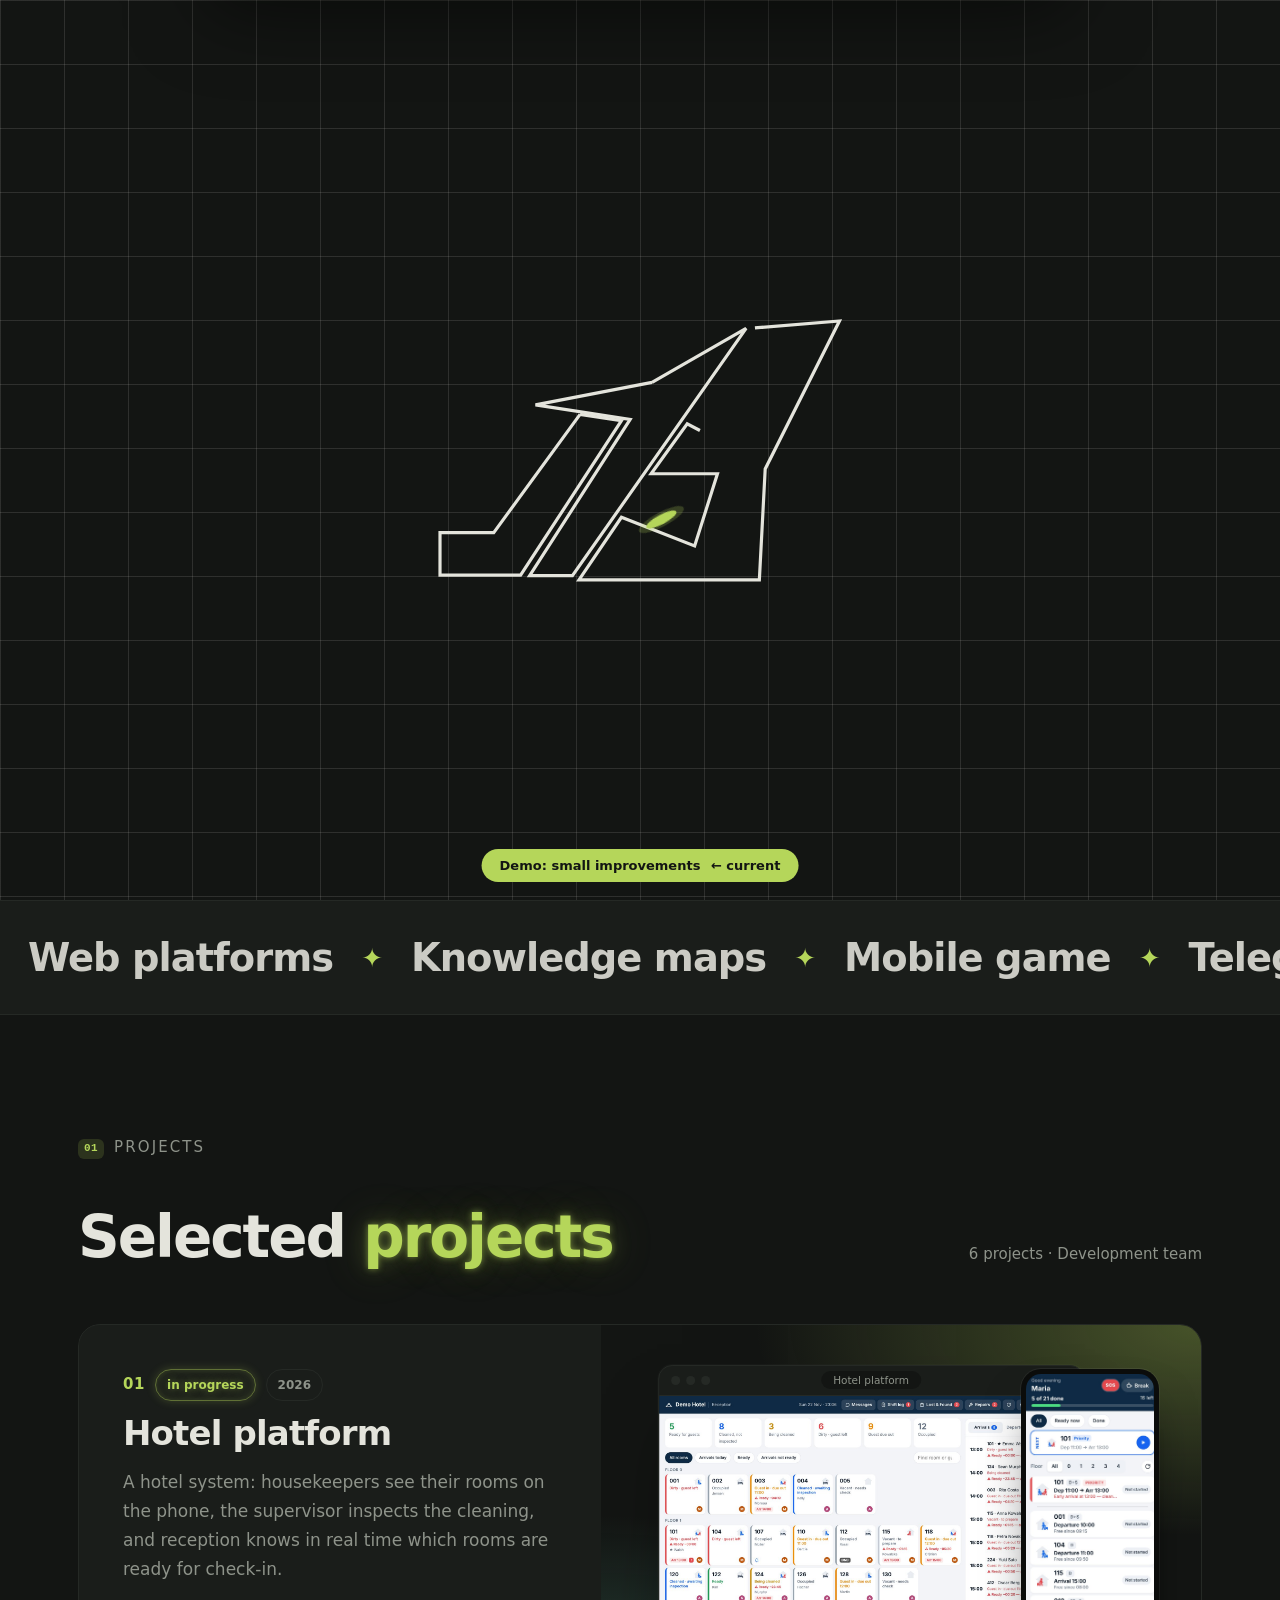
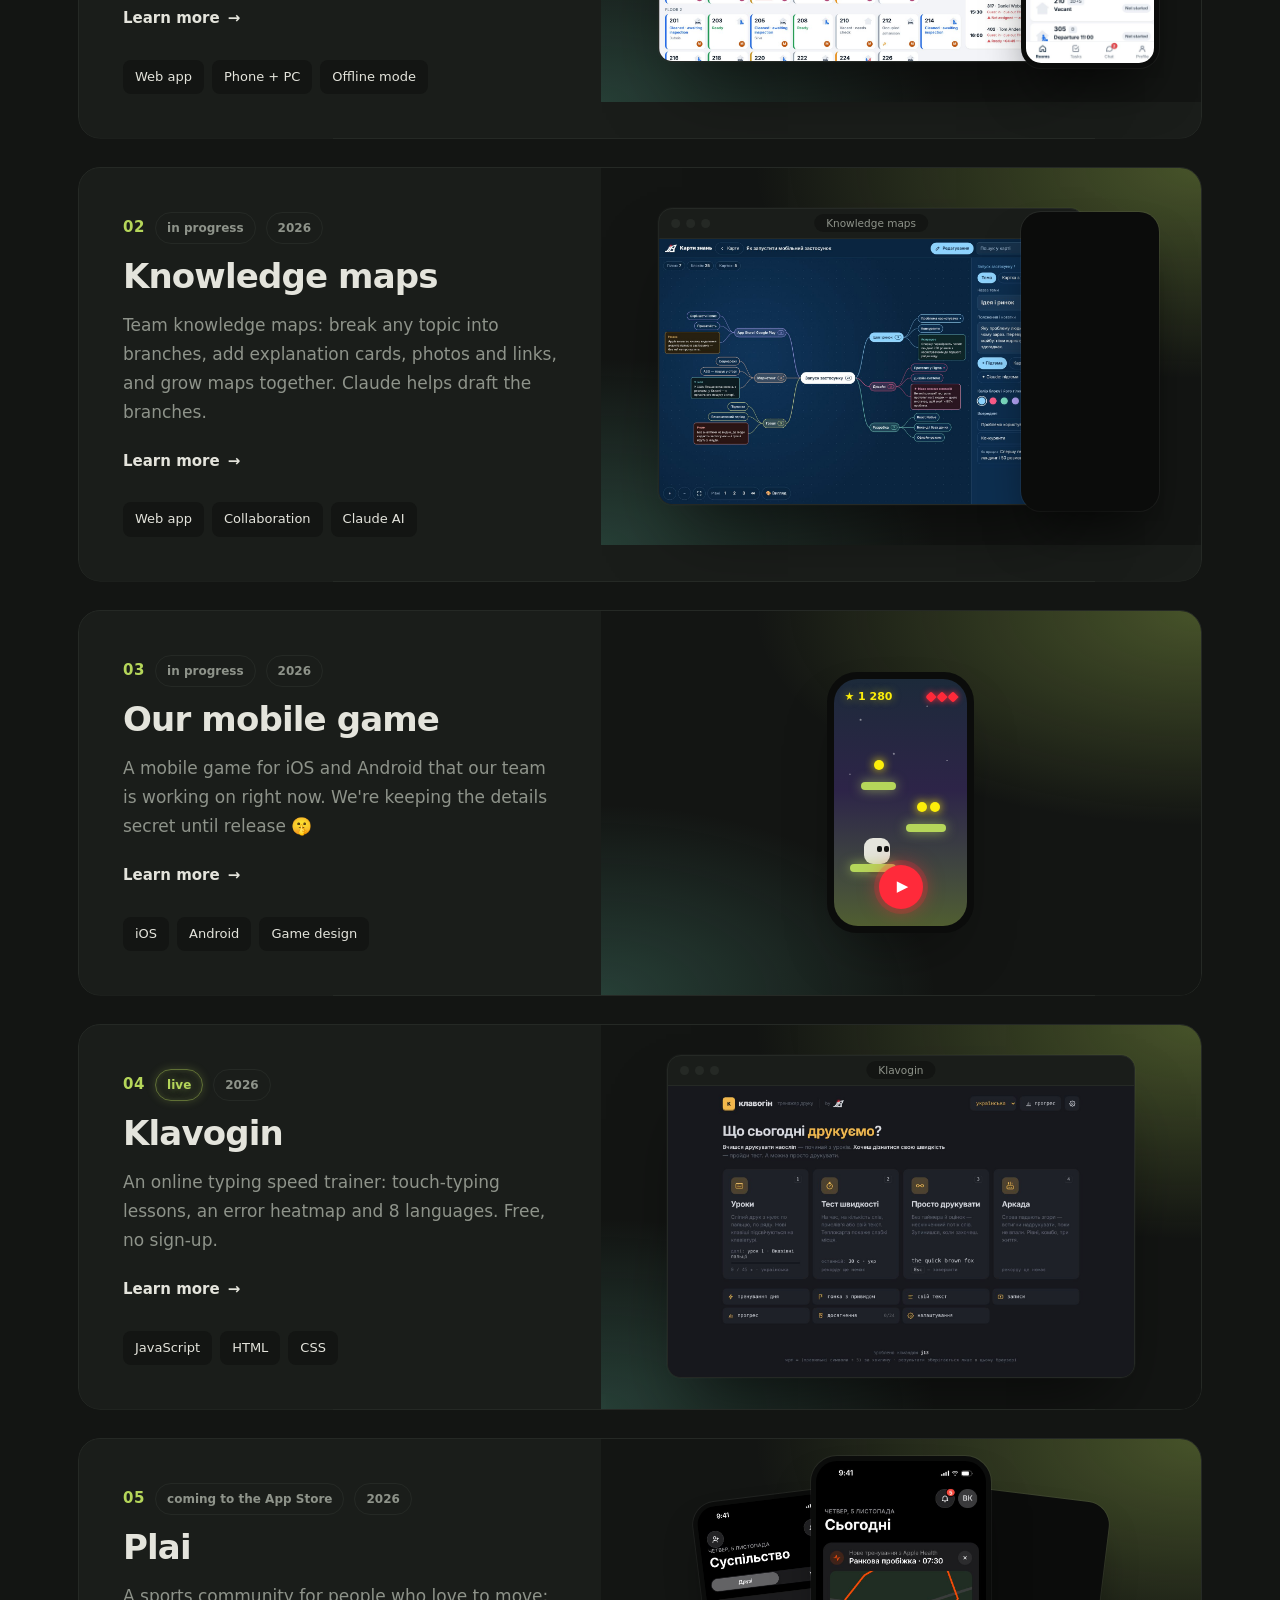
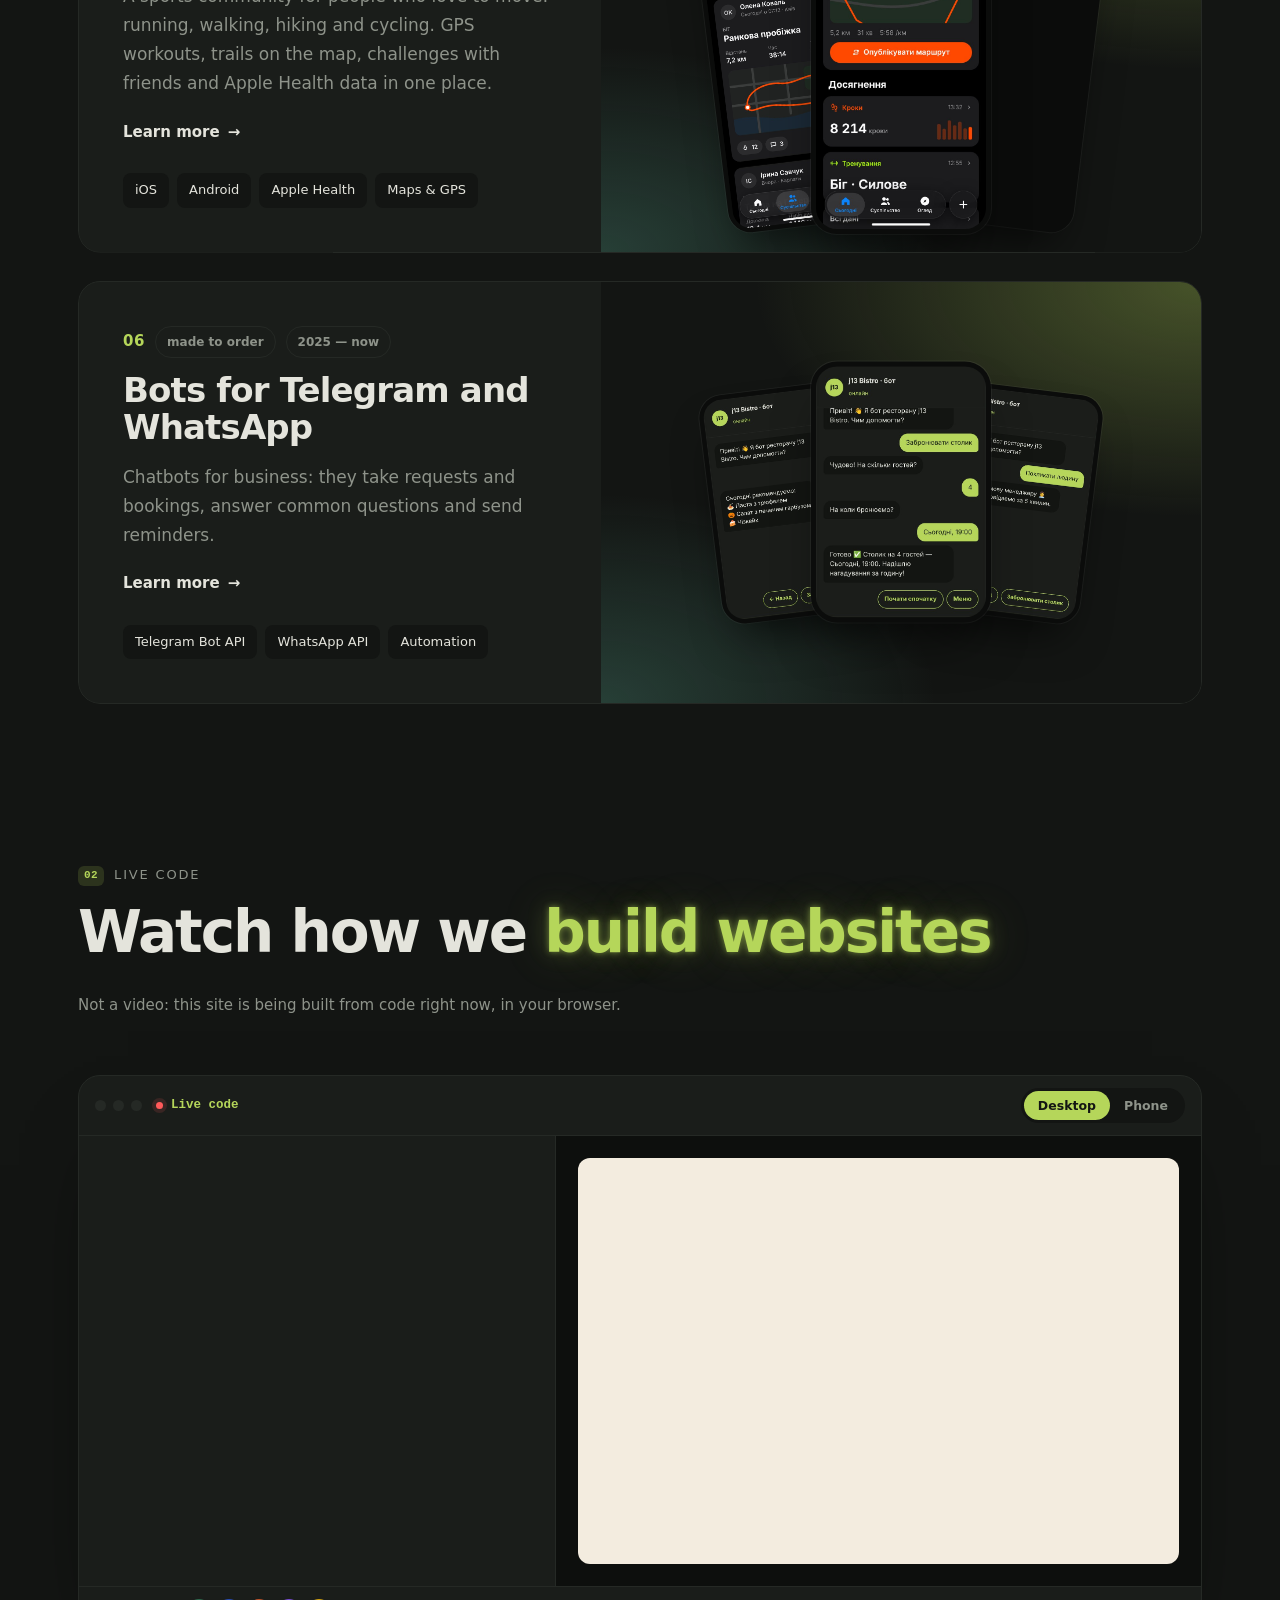
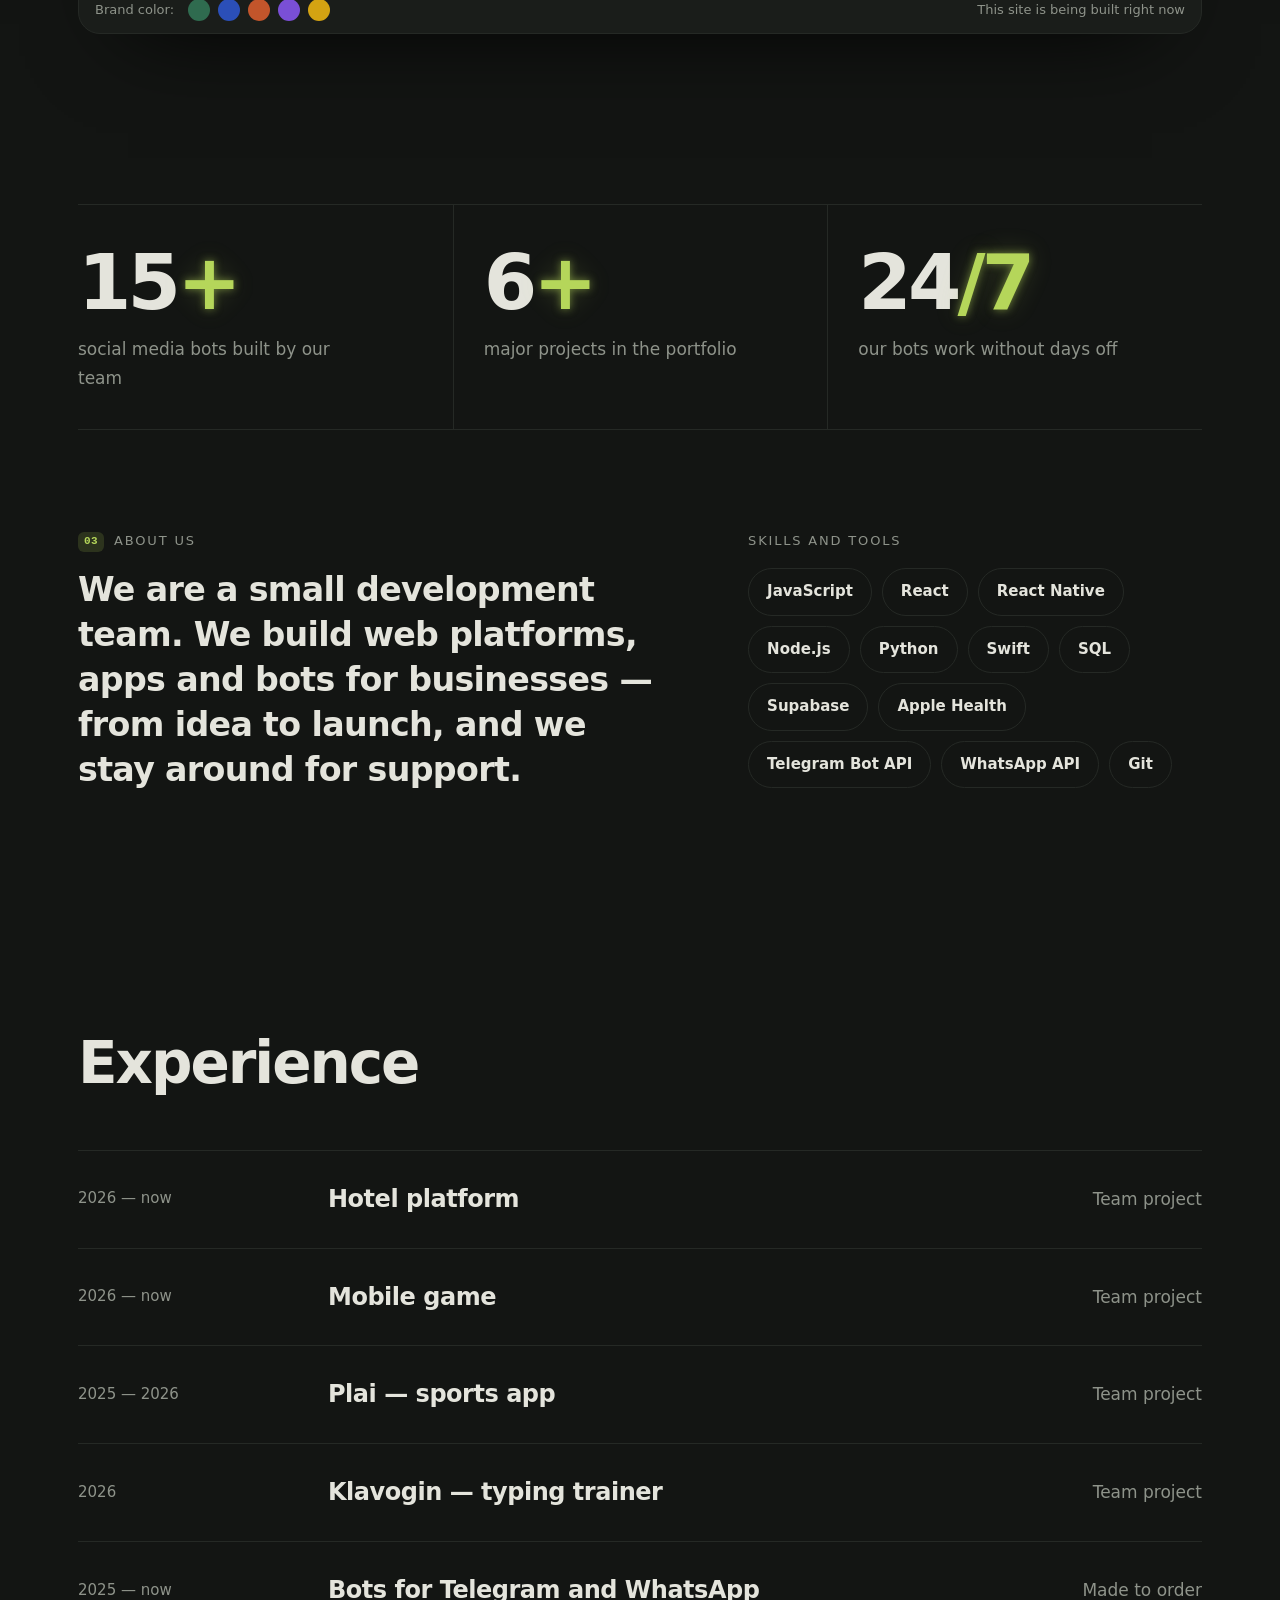
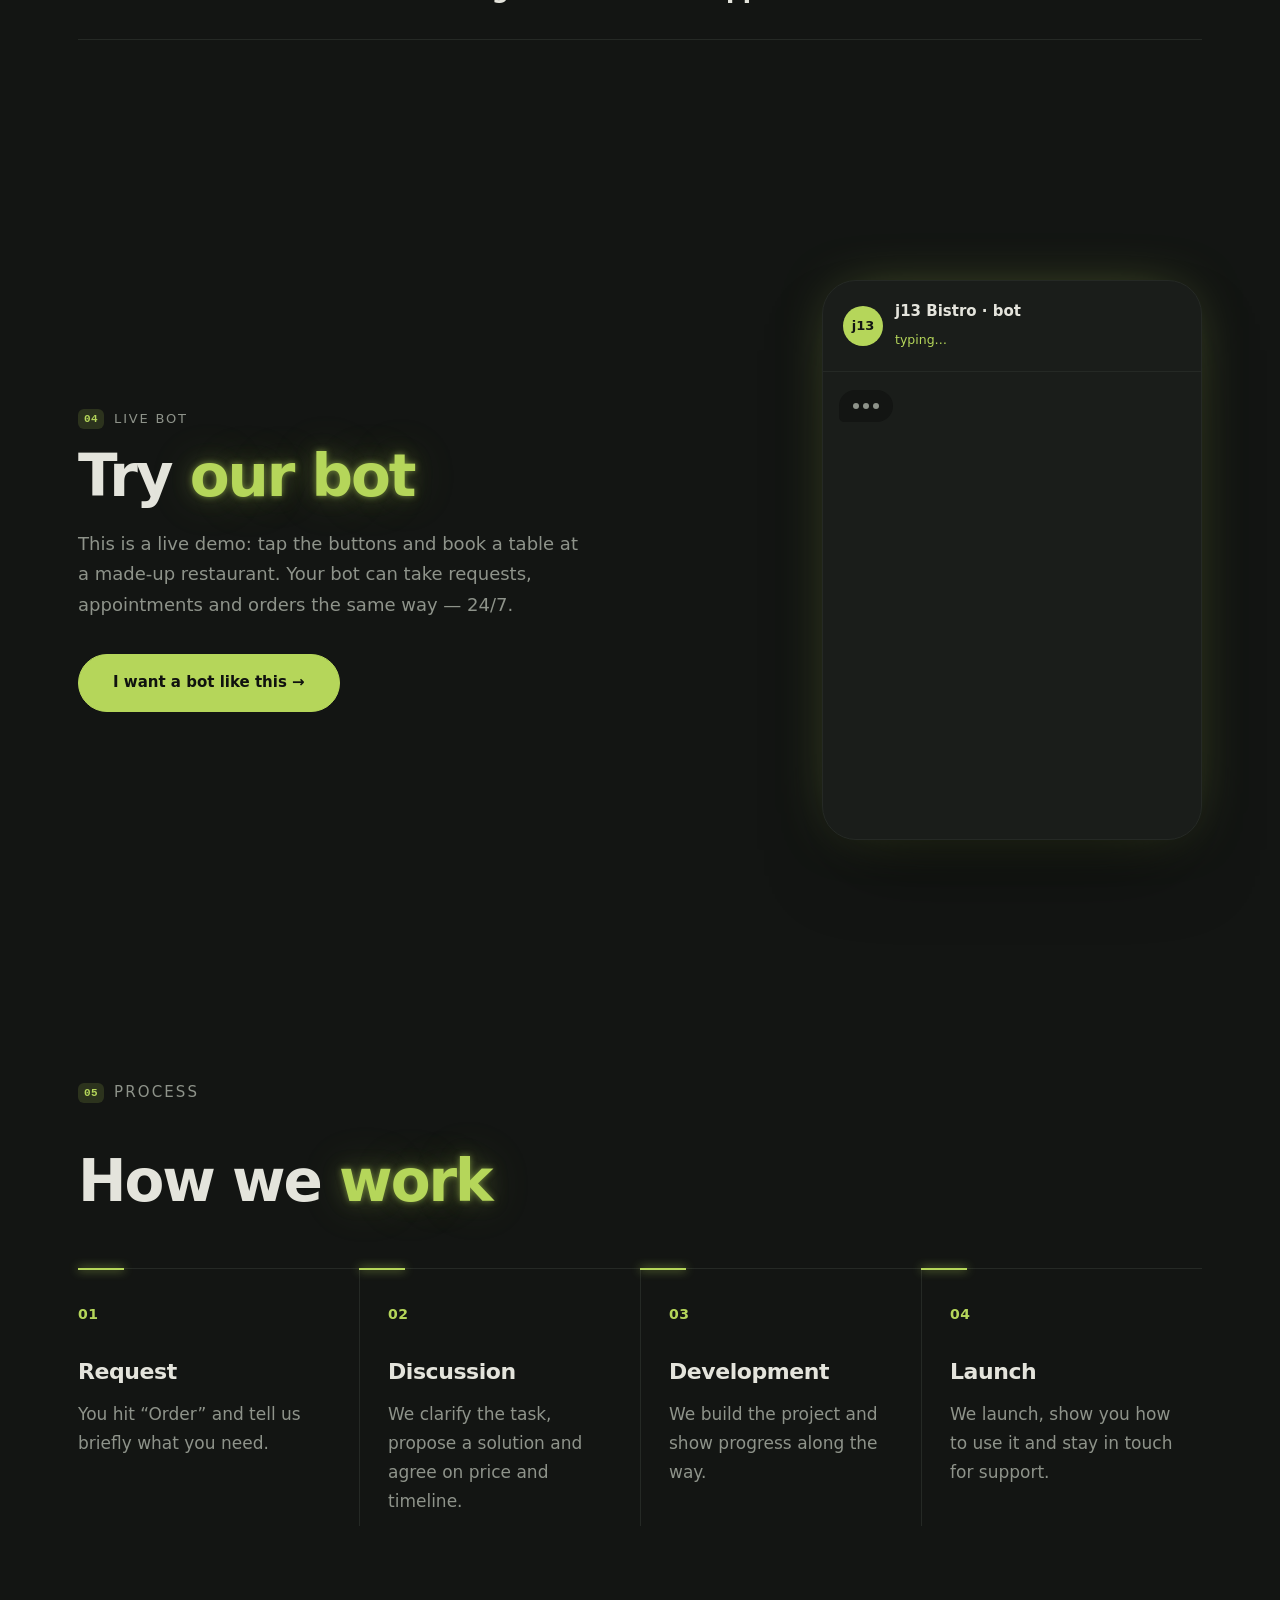
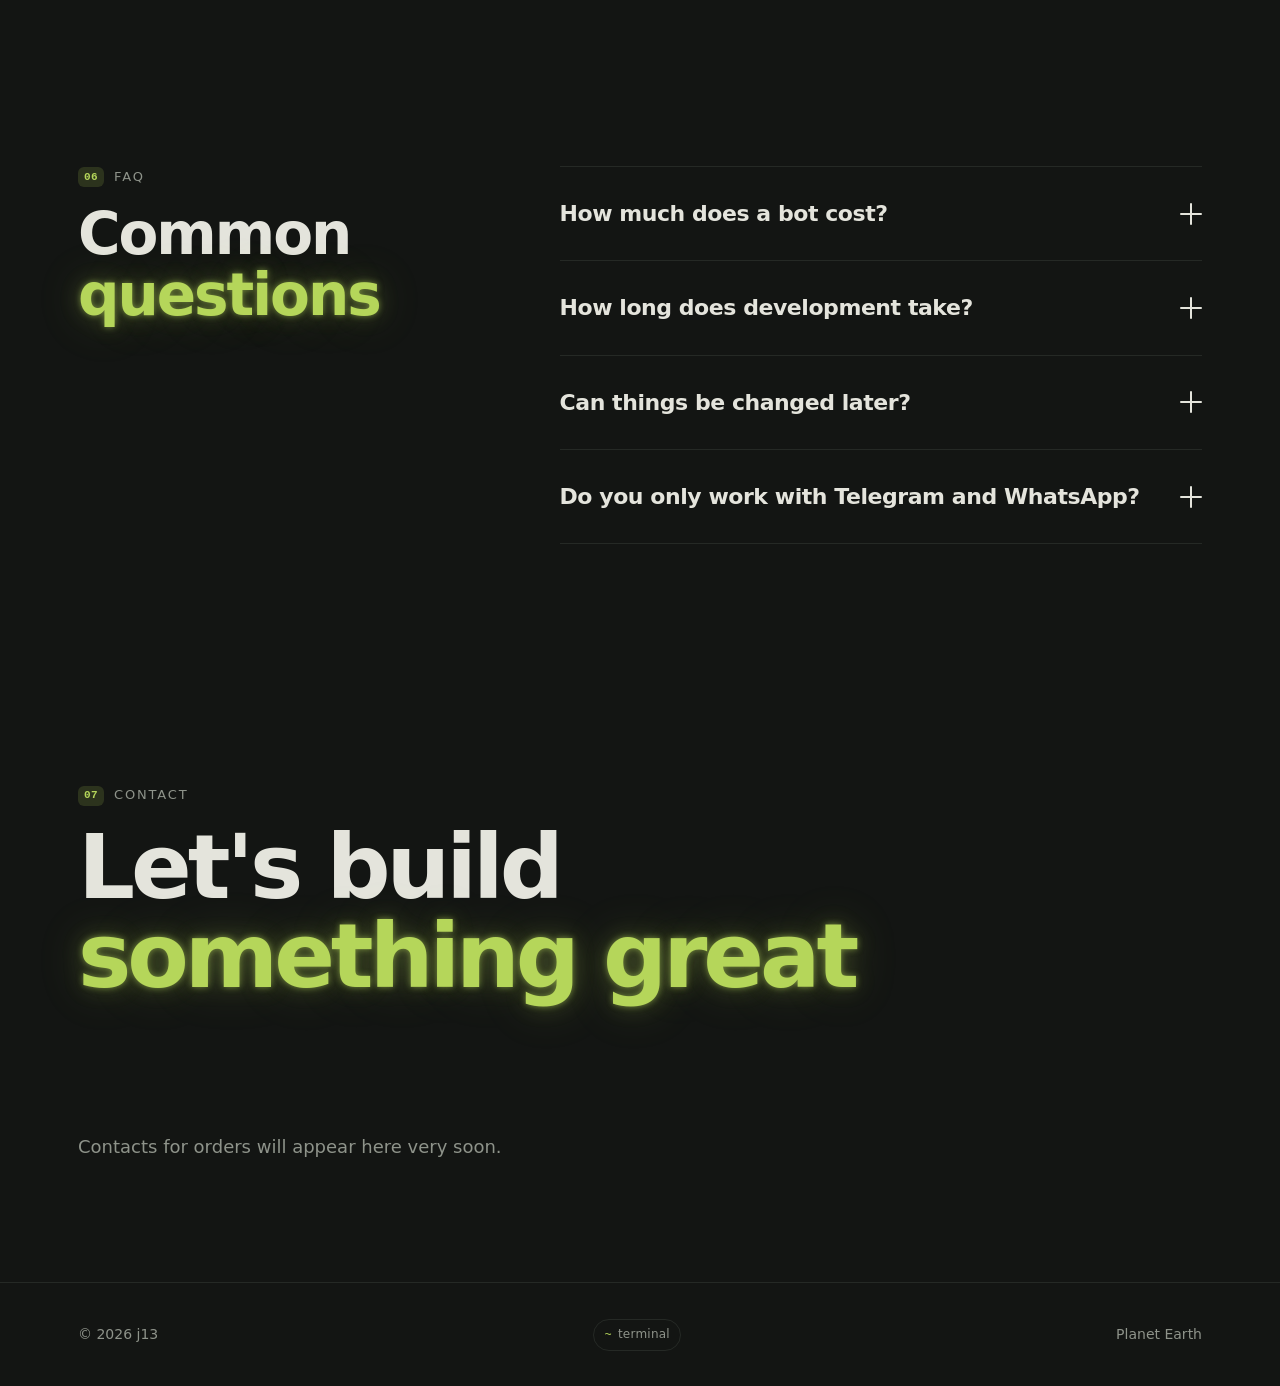
<file: lite/index.html>
<!DOCTYPE html>
<html lang="uk">
<head>
  <meta charset="UTF-8">
  <meta name="viewport" content="width=device-width, initial-scale=1">
  <title>j13 — команда розробки</title>

  <!-- Опис і прев'ю, коли посилання кидають у Telegram / Instagram / Google.
       Якщо зміниш адресу сайту (свій домен) — онови og:url і og:image. -->
  <meta name="description" content="j13 — команда розробки: програми, веб-платформи й боти для Telegram і WhatsApp. Від ідеї до запуску.">
  <meta property="og:type" content="website">
  <meta property="og:title" content="j13 — команда розробки">
  <meta property="og:description" content="Програми, веб-платформи й боти для Telegram і WhatsApp. Від ідеї до запуску.">
  <meta property="og:image" content="https://rkpvrkddsb-sketch.github.io/images/og.jpg">
  <meta property="og:image:width" content="1200">
  <meta property="og:image:height" content="630">
  <meta property="og:url" content="https://rkpvrkddsb-sketch.github.io/">
  <meta name="twitter:card" content="summary_large_image">
  <meta name="theme-color" content="#131513">
  <link rel="apple-touch-icon" href="../apple-touch-icon.png">
  <link rel="manifest" href="../manifest.webmanifest">
  <meta name="apple-mobile-web-app-title" content="j13">
  <link rel="icon" href="data:image/svg+xml,%3Csvg xmlns='http://www.w3.org/2000/svg' viewBox='-60 -126 497 497'%3E%3Crect x='-60' y='-126' width='497' height='497' rx='110' fill='%23121212'/%3E%3Cg fill='%23f6f5f1'%3E%3Cpath d='M188 57.5L226 11L182 14.5L142.5 65.5L188 57.5Z'/%3E%3Cpath d='M132 88L171 94L75.9615 239.5H0V199.5H50.641L132 88Z'/%3E%3Cpath d='M199.848 57.8908L288.5 7L124.796 240H84.5L179.196 92.8158L90 79L199.848 57.8908Z'/%3E%3Cpath d='M296.834 6.5L376.5 0L306.5 139.5L301 244H131L171 185L240 212L261.5 144H199L233 97L272.5 117.5L313.5 44L253.5 67.5L280 29L296.834 6.5Z'/%3E%3C/g%3E%3C/svg%3E">
  <!-- Захист: що сторінці дозволено завантажувати (лише свої файли + шрифти Google), без чужих скриптів і плагінів -->
  <meta http-equiv="Content-Security-Policy" content="default-src 'self'; script-src 'self' 'unsafe-inline'; style-src 'self' 'unsafe-inline' https://fonts.googleapis.com; font-src https://fonts.gstatic.com; img-src 'self' data: https:; connect-src 'self'; media-src 'self'; object-src 'none'; base-uri 'self'; form-action 'self'; upgrade-insecure-requests">
  <meta name="referrer" content="strict-origin-when-cross-origin">
  <meta http-equiv="X-Content-Type-Options" content="nosniff">
  <script>
    // Захист від «клікджекінгу»: сайт не можна непомітно вбудувати в чужу сторінку
    //  (вбудовувати можна лише в сторінки цього ж сайту — наприклад, у перегляд для розкладних fold.html)
    if (/github\.io$/.test(location.hostname) && window.top !== window.self) {
      let same = false; try { same = window.top.location.origin === location.origin; } catch (e) {}
      if (!same) { try { window.top.location = window.self.location.href; } catch (e) { document.documentElement.style.display = "none"; } }
    }
    // Розкладні телефони: сайт розтягнуто на дві половини екрана (або симуляція через ?fold=h / ?fold=v)
    (function () {
      const sim = new URLSearchParams(location.search).get("fold"), H = "(horizontal-viewport-segments: 2)", V = "(vertical-viewport-segments: 2)";
      const set = () => {
        const r = document.documentElement.classList;
        r.toggle("span-h", sim === "h" || (window.matchMedia && matchMedia(H).matches));
        r.toggle("span-v", sim === "v" || (window.matchMedia && matchMedia(V).matches));
        r.toggle("sim-fold", sim === "h" || sim === "v");
      };
      set();
      if (window.matchMedia) [H, V].forEach(q => { try { matchMedia(q).addEventListener("change", set); } catch (e) {} });
    })();
  </script>
  <link rel="preconnect" href="https://fonts.googleapis.com">
  <link rel="preconnect" href="https://fonts.gstatic.com" crossorigin>
  <link href="https://fonts.googleapis.com/css2?family=Manrope:wght@400;500;600;700;800&display=swap" rel="stylesheet">
  <link rel="stylesheet" href="../style.css?v=70">
  <link rel="stylesheet" href="lite.css?v=1">
  <script>
    // Заставка: перший візит — «креслення» логотипа; перезавантаження / зміна мови — коротке «Завантаження…»
    try {
      const forceIntro = new URLSearchParams(location.search).has("intro"); // ?intro — завжди повна заставка
      const html = document.documentElement;
      if ("scrollRestoration" in history) history.scrollRestoration = "manual";   // самі вирішуємо, куди скролити
      if (matchMedia("(prefers-reduced-motion: reduce)").matches && !forceIntro) html.classList.add("no-loader");
      else {
        html.classList.add("loader-active");                                        // поки заставка — курсор схований
        if (!forceIntro && (sessionStorage.getItem("seenLoader") || window.name === "seenLoader")) html.classList.add("loader-short");
        else html.classList.add("loader-draft");
      }
      // ?intro спрацьовує один раз — прибираємо його з адреси, щоб перезавантаження показувало «Завантаження…»
      if (forceIntro) { const u = new URL(location.href); u.searchParams.delete("intro"); history.replaceState(null, "", u); }
    } catch (e) {}
  </script>
</head>
<body data-accent="glow" class="loading">
  <script>
    // тема ставиться одразу, ще до першого кадру, щоб заставка була в кольорах сайту
    try { const t = localStorage.getItem("theme"); if (t === "orb" || t === "glow") document.body.dataset.accent = t; } catch (e) {}
  </script>

  <!-- Завантажувальний екран -->
  <div class="loader" id="loader" aria-hidden="true">
    <div class="ld-grid"></div>
    <svg class="ld-logo" id="ld-logo" viewBox="0 0 377 244"><defs><filter id="ldGlow" x="-150%" y="-150%" width="400%" height="400%"><feGaussianBlur stdDeviation="22"/></filter></defs><path class="ld-glow" d="M188 57.5L226 11L182 14.5L142.5 65.5L188 57.5Z" filter="url(#ldGlow)"/><path data-o="4" class="ld-dot" d="M188 57.5L226 11L182 14.5L142.5 65.5L188 57.5Z"/><path data-o="1" d="M132 88L171 94L75.9615 239.5H0V199.5H50.641L132 88Z"/><path data-o="2" d="M199.848 57.8908L288.5 7L124.796 240H84.5L179.196 92.8158L90 79L199.848 57.8908Z"/><path data-o="3" d="M296.834 6.5L376.5 0L306.5 139.5L301 244H131L171 185L240 212L261.5 144H199L233 97L272.5 117.5L313.5 44L253.5 67.5L280 29L296.834 6.5Z"/></svg>
    <i class="ld-pen" id="ld-pen"></i>
    <canvas class="ld-scope" id="ld-scope"></canvas>
    <div class="ld-label" id="ld-label"></div>
    <div class="ld-word"><i></i><span id="ld-word"></span><b class="ld-dots"><i></i><i></i><i></i></b></div>
    <div class="ld-count"><span id="ld-count">0</span>%</div>
  </div>

  <div class="progress" id="progress"></div>

  <nav class="nav" id="nav">
    <div class="wrap">
      <a href="#top" class="logo" aria-label="j13"><svg class="wm-ghost wm-ghost-y" viewBox="0 0 377 244" aria-hidden="true"><g fill="#fcee0a"><path d="M188 57.5L226 11L182 14.5L142.5 65.5L188 57.5Z"/><path d="M132 88L171 94L75.9615 239.5H0V199.5H50.641L132 88Z"/><path d="M199.848 57.8908L288.5 7L124.796 240H84.5L179.196 92.8158L90 79L199.848 57.8908Z"/><path d="M296.834 6.5L376.5 0L306.5 139.5L301 244H131L171 185L240 212L261.5 144H199L233 97L272.5 117.5L313.5 44L253.5 67.5L280 29L296.834 6.5Z"/></g></svg><svg class="wm-ghost wm-ghost-c" viewBox="0 0 377 244" aria-hidden="true"><g fill="#2b7fff"><path d="M188 57.5L226 11L182 14.5L142.5 65.5L188 57.5Z"/><path d="M132 88L171 94L75.9615 239.5H0V199.5H50.641L132 88Z"/><path d="M199.848 57.8908L288.5 7L124.796 240H84.5L179.196 92.8158L90 79L199.848 57.8908Z"/><path d="M296.834 6.5L376.5 0L306.5 139.5L301 244H131L171 185L240 212L261.5 144H199L233 97L272.5 117.5L313.5 44L253.5 67.5L280 29L296.834 6.5Z"/></g></svg><svg class="wm-ghost wm-slice" viewBox="0 0 377 244" aria-hidden="true"><g fill="currentColor"><path fill="#ff2a3a" d="M188 57.5L226 11L182 14.5L142.5 65.5L188 57.5Z"/><path d="M132 88L171 94L75.9615 239.5H0V199.5H50.641L132 88Z"/><path d="M199.848 57.8908L288.5 7L124.796 240H84.5L179.196 92.8158L90 79L199.848 57.8908Z"/><path d="M296.834 6.5L376.5 0L306.5 139.5L301 244H131L171 185L240 212L261.5 144H199L233 97L272.5 117.5L313.5 44L253.5 67.5L280 29L296.834 6.5Z"/></g></svg><svg class="wm-implant" viewBox="0 0 377 244" aria-hidden="true"><defs><filter id="wmGlow" x="-300%" y="-300%" width="700%" height="700%"><feGaussianBlur stdDeviation="40"/></filter><filter id="wmGlow3" x="-200%" y="-200%" width="500%" height="500%"><feGaussianBlur stdDeviation="20"/></filter><filter id="wmGlow2" x="-150%" y="-150%" width="400%" height="400%"><feGaussianBlur stdDeviation="8"/></filter></defs><g><path class="wm-glow" d="M188 57.5L226 11L182 14.5L142.5 65.5L188 57.5Z" filter="url(#wmGlow)"/><path class="wm-glow wm-glow-x" d="M188 57.5L226 11L182 14.5L142.5 65.5L188 57.5Z" filter="url(#wmGlow)"/><path class="wm-glow wm-glow3" d="M188 57.5L226 11L182 14.5L142.5 65.5L188 57.5Z" filter="url(#wmGlow3)"/><path class="wm-glow wm-glow2" d="M188 57.5L226 11L182 14.5L142.5 65.5L188 57.5Z" filter="url(#wmGlow2)"/><path class="wm-dot" d="M188 57.5L226 11L182 14.5L142.5 65.5L188 57.5Z"/></g></svg><svg class="wordmark" viewBox="0 0 377 244" role="img" aria-label="j13"><g fill="currentColor"><path d="M132 88L171 94L75.9615 239.5H0V199.5H50.641L132 88Z"/><path d="M199.848 57.8908L288.5 7L124.796 240H84.5L179.196 92.8158L90 79L199.848 57.8908Z"/><path d="M296.834 6.5L376.5 0L306.5 139.5L301 244H131L171 185L240 212L261.5 144H199L233 97L272.5 117.5L313.5 44L253.5 67.5L280 29L296.834 6.5Z"/></g></svg></a>
      <ul>
        <li><a href="#projects" data-i18n="nav_projects">Проєкти</a></li>
        <li><a href="#about" data-i18n="nav_about">Про нас</a></li>
        <li><a href="#faq" data-i18n="nav_faq">Питання</a></li>
        <li><a href="#contact" data-i18n="nav_contact">Контакти</a></li>
      </ul>
      <div class="lang" id="lang" role="group" aria-label="Мова / Language">
        <button data-l="uk">UA</button><button data-l="en">EN</button>
      </div>
      <div class="themes" id="themes" aria-label="Тема сайту">
        <button data-v="glow" title="Ніч" aria-label="Ніч"></button>
        <button data-v="orb" title="Сяйво" aria-label="Сяйво"></button>
      </div>
      <button class="burger" id="burger" aria-label="Меню" aria-expanded="false"><i></i><i></i></button>
    </div>
  </nav>

  <!-- Мобільне меню -->
  <div class="m-menu" id="m-menu" aria-hidden="true">
    <div class="wrap">
      <nav class="m-links">
        <a href="#projects" data-i18n="nav_projects">Проєкти</a>
        <a href="#about" data-i18n="nav_about">Про нас</a>
        <a href="#experience" data-i18n="nav_exp">Досвід</a>
        <a href="#faq" data-i18n="nav_faq">Питання</a>
        <a href="#contact" data-i18n="nav_contact">Контакти</a>
      </nav>
      <div class="m-foot" id="m-foot"></div>
    </div>
  </div>

  <!-- ============ ГОЛОВНА ============ -->
  <div id="home">
    <header class="hero" id="top">
      <div class="orb"></div>
      <div class="grid-bg"></div><div class="spot"></div>
      <div class="wrap">
        <span class="badge fade-in" style="--d:0s"><i></i><span id="available"></span></span>
        <h1 id="headline"></h1>
        <p class="intro fade-in" id="intro"></p>
        <div class="meta fade-in" id="hero-meta">
          <a href="#contact" class="btn primary magnet" data-i18n="btn_order">Замовити</a>
          <a href="#projects" class="btn magnet" data-i18n="btn_work">Проєкти</a>
        </div>
      </div>
    </header>

    <div class="marquee"><div class="track" id="marquee"></div></div>

    <section id="projects">
      <div class="wrap">
        <div class="sec-head reveal">
          <h2 data-i18n="h_projects">Вибрані <span class="em">проєкти</span></h2>
          <span id="projects-count"></span>
        </div>
        <div class="projects" id="projects-list"></div>
      </div>
    </section>

    <section id="about">
      <div class="wrap">
        <div class="stats reveal" id="stats"></div>
        <div class="about-grid">
          <div class="reveal">
            <span class="label" data-i18n="l_about">Про нас</span>
            <p class="big" id="about-text"></p>
          </div>
          <div class="reveal">
            <span class="label" data-i18n="l_skills">Навички та інструменти</span>
            <div class="skills" id="skills"></div>
          </div>
        </div>
      </div>
    </section>

    <section id="experience">
      <div class="wrap">
        <div class="sec-head reveal"><h2 data-i18n="h_exp">Досвід</h2></div>
        <div class="timeline" id="timeline"></div>
      </div>
    </section>

    <section id="demo">
      <div class="wrap demo-grid">
        <div class="demo-text reveal">
          <h2 id="demo-h"></h2>
          <p id="demo-p"></p>
          <a href="#contact" class="btn primary magnet" id="demo-cta"></a>
        </div>
        <div class="demo-phone reveal" id="demo-phone" aria-live="polite">
          <div class="dp-top"><i>j13</i><div><b id="demo-name"></b><small id="demo-online"></small></div></div>
          <div class="dp-msgs" id="demo-msgs"></div>
          <div class="dp-btns" id="demo-btns"></div>
        </div>
      </div>
    </section>

    <section id="process">
      <div class="wrap">
        <div class="sec-head reveal"><h2 data-i18n="h_process">Як ми <span class="em">працюємо</span></h2></div>
        <ol class="steps" id="steps"></ol>
      </div>
    </section>

    <section id="reviews" hidden>
      <div class="wrap">
        <div class="sec-head reveal"><h2 data-i18n="h_reviews">Що кажуть <span class="em">клієнти</span></h2></div>
        <div class="reviews" id="reviews-list"></div>
      </div>
    </section>

    <section id="faq">
      <div class="wrap faq-grid">
        <div class="reveal">
          <span class="label" data-i18n="l_faq">Питання</span>
          <h2 class="faq-title" data-i18n="h_faq">Часті <span class="em">питання</span></h2>
        </div>
        <div class="faq-list" id="faq-list"></div>
      </div>
    </section>

    <section id="contact" class="contact">
      <div class="wrap reveal">
        <span class="label" data-i18n="l_contact">Контакти</span>
        <h2 data-i18n="h_contact">Давайте зробимо<br><span class="em">щось класне</span></h2>
        <a class="mail" id="mail"></a>
        <div class="socials" id="socials"></div>
        <p class="soon" id="contact-soon" hidden data-i18n="contact_soon">Контакти для замовлень з'являться тут зовсім скоро.</p>
      </div>
    </section>
  </div>

  <!-- ============ СТОРІНКА ПРОЄКТУ ============ -->
  <main id="project-page" hidden></main>

  <footer><div class="wrap"><span id="foot-name"></span><button class="term-hint" id="term-hint" type="button" aria-label="Terminal"><kbd>~</kbd> terminal</button><span id="foot-loc"></span></div></footer>

  <!-- Термінал-пасхалка: відкривається клавішею ~ -->
  <div class="term" id="term" role="dialog" aria-label="j13 terminal" hidden>
    <div class="term-bar"><i></i><i></i><i></i><span>guest@j13 — terminal</span><button type="button" class="term-x" id="term-x" aria-label="Close">×</button></div>
    <div class="term-out" id="term-out"></div>
    <label class="term-line"><span class="term-ps">guest@j13:~$</span><input id="term-in" autocomplete="off" autocapitalize="off" spellcheck="false" aria-label="command"></label>
  </div>

  <!-- Курсор -->
  <div class="cur" id="cur"><i class="cur-shape"></i><span class="cur-label" data-i18n="cur_view">Дивитись →</span></div>


  <div class="toast" id="toast"></div>

  <!-- Кнопка «вгору» з кільцем прогресу прокрутки -->
  <button class="to-top magnet" id="to-top" type="button" aria-label="Вгору">
    <svg viewBox="0 0 48 48" aria-hidden="true"><circle class="t" cx="24" cy="24" r="21"/><circle class="p" cx="24" cy="24" r="21" pathLength="1"/><path d="M24 31V17m-6 6 6-6 6 6"/></svg>
  </button>

  <script>
    // ---- Мова сайту: ?lang= → збережений вибір → мова браузера ----
    // HOME_LANG — «рідна» мова відвідувача (кнопка зліва в перемикачі), друга кнопка завжди EN.
    (function () {
      var SUP = ["uk", "en", "es", "de", "fr", "pl", "pt", "it"];
      var norm = function (l) { l = String(l || "").toLowerCase().slice(0, 2); if (l === "ru" || l === "be") l = "uk"; return SUP.indexOf(l) >= 0 ? l : null; };
      var list = (navigator.languages && navigator.languages.length) ? navigator.languages : [navigator.language];
      var auto = null, home = null;
      for (var i = 0; i < list.length; i++) { var m = norm(list[i]); if (m && !auto) auto = m; if (m && m !== "en" && !home) home = m; }
      var q = norm(new URLSearchParams(location.search).get("lang")), saved = null, savedHome = null;
      try { saved = norm(localStorage.getItem("lang")); savedHome = norm(localStorage.getItem("homeLang")); } catch (e) {}
      var lang = q || saved || auto || "en";
      home = (lang !== "en" ? lang : (savedHome || home)) || "uk";
      try { localStorage.setItem("homeLang", home); } catch (e) {}
      window.SITE_LANG = lang; window.HOME_LANG = home;
      document.documentElement.lang = lang;
      document.write('<script src="../' + (lang === "uk" ? "content.js" : "content-" + lang + ".js") + '?v=70"><\/script>');
    })();
  </script>
  <script>
    // ---- Мова сайту: збережений вибір → ?lang= → мова браузера ----
    const LANG = window.SITE_LANG, HOME = window.HOME_LANG;
    const NATIVE = {"uk": ["UA", "УКРАЇНСЬКА"], "en": ["EN", "ENGLISH"], "es": ["ES", "ESPAÑOL"], "de": ["DE", "DEUTSCH"], "fr": ["FR", "FRANÇAIS"], "pl": ["PL", "POLSKI"], "pt": ["PT", "PORTUGUÊS"], "it": ["IT", "ITALIANO"]};
    var site = { uk: () => site_uk, en: () => site_en, es: () => site_es, de: () => site_de, fr: () => site_fr, pl: () => site_pl, pt: () => site_pt, it: () => site_it }[LANG]();
    site = JSON.parse(JSON.stringify(site).replace(/"(images\/|klavogin\/)/g, '"../$1'));

    // Тексти інтерфейсу (заголовки, кнопки). Тексти про тебе — у content.js / content-en.js
    const I18N = {
      uk: {
        nav_projects: "Проєкти", nav_about: "Про нас", nav_exp: "Досвід", nav_faq: "Питання", nav_contact: "Контакти",
        btn_order: "Замовити", btn_work: "Проєкти",
        h_projects: 'Вибрані <span class="em">проєкти</span>', projects_word: " проєкти · ",
        l_about: "Про нас", l_skills: "Навички та інструменти", contact_soon: "Контакти для замовлень з'являться тут зовсім скоро.", to_top: "Вгору", tab_away: "▮ сигнал втрачено · j13", tab_back: "◉ з'єднання є · j13", h_exp: "Досвід", h_process: 'Як ми <span class="em">працюємо</span>',
        h_reviews: 'Що кажуть <span class="em">клієнти</span>',
        l_faq: "Питання", h_faq: 'Часті <span class="em">питання</span>',
        l_contact: "Контакти", h_contact: 'Давайте зробимо<br><span class="em">щось класне</span>',
        cur_view: "Дивитись →", more: "Детальніше", back: "← Усі проєкти", open: "Відкрити проєкт ↗",
        task: "Задача", solution: "Рішення", result: "Результат",
        features: 'Що <span class="em">вміє</span>', next: "Наступний проєкт",
        toast_secret: "🎉 Ти знайшов секретну тему!", toast_back: "Повернулись у звичайний світ 👋",
        themes: ["Ніч", "Сяйво"], loading: "Завантаження",
        chat: ["Привіт! Хочу забронювати столик на вечір 🙌", "Звісно! На скільки осіб і о котрій?", "Нас 4, о 19:00",
               "Готово ✅ Чекаємо вас о 19:00. Нагадаю за годину!", "Змінити час", "Скасувати"]
      },
      en: {
        nav_projects: "Projects", nav_about: "About", nav_exp: "Experience", nav_faq: "FAQ", nav_contact: "Contact",
        btn_order: "Order", btn_work: "Projects",
        h_projects: 'Selected <span class="em">projects</span>', projects_word: " projects · ",
        l_about: "About us", l_skills: "Skills and tools", contact_soon: "Contacts for orders will appear here very soon.", to_top: "Back to top", tab_away: "▮ signal lost · j13", tab_back: "◉ connected · j13", h_exp: "Experience", h_process: 'How we <span class="em">work</span>',
        h_reviews: 'What <span class="em">clients</span> say',
        l_faq: "FAQ", h_faq: 'Common <span class="em">questions</span>',
        l_contact: "Contact", h_contact: 'Let\'s build<br><span class="em">something great</span>',
        cur_view: "View →", more: "Learn more", back: "← All projects", open: "Open project ↗",
        task: "Challenge", solution: "Solution", result: "Result",
        features: 'What it <span class="em">does</span>', next: "Next project",
        toast_secret: "🎉 You found the secret theme!", toast_back: "Back to the normal world 👋",
        themes: ["Night", "Aurora"], loading: "Loading",
        chat: ["Hi! I'd like to book a table for tonight 🙌", "Sure! For how many people and what time?", "4 of us, at 7 pm",
               "Done ✅ See you at 7 pm. I'll remind you an hour before!", "Change time", "Cancel"]
      },
      es: { nav_projects: "Proyectos", nav_about: "Nosotros", nav_exp: "Experiencia", nav_faq: "Preguntas", nav_contact: "Contacto", btn_order: "Encargar", btn_work: "Proyectos", h_projects: "Proyectos <span class=\"em\">destacados</span>", projects_word: " proyectos · ", l_about: "Sobre nosotros", l_skills: "Habilidades y herramientas", contact_soon: "Los contactos para pedidos aparecerán aquí muy pronto.", to_top: "Arriba", tab_away: "▮ señal perdida · j13", tab_back: "◉ conectado · j13", h_exp: "Experiencia", h_process: "Cómo <span class=\"em\">trabajamos</span>", h_reviews: "Qué dicen los <span class=\"em\">clientes</span>", l_faq: "Preguntas", h_faq: "Preguntas <span class=\"em\">frecuentes</span>", l_contact: "Contacto", h_contact: "Hagamos<br><span class=\"em\">algo genial</span>", cur_view: "Ver →", more: "Saber más", back: "← Todos los proyectos", open: "Abrir proyecto ↗", task: "Reto", solution: "Solución", result: "Resultado", features: "Qué <span class=\"em\">hace</span>", next: "Siguiente proyecto", toast_secret: "🎉 ¡Has encontrado el tema secreto!", toast_back: "De vuelta al mundo normal 👋", themes: ["Noche", "Aurora"], loading: "Cargando", chat: ["¡Hola! Quiero reservar mesa para esta noche 🙌", "¡Claro! ¿Para cuántas personas y a qué hora?", "Somos 4, a las 19:00", "Listo ✅ Os esperamos a las 19:00. ¡Te lo recuerdo una hora antes!", "Cambiar hora", "Cancelar"] },
      de: { nav_projects: "Projekte", nav_about: "Über uns", nav_exp: "Erfahrung", nav_faq: "Fragen", nav_contact: "Kontakt", btn_order: "Bestellen", btn_work: "Projekte", h_projects: "Ausgewählte <span class=\"em\">Projekte</span>", projects_word: " Projekte · ", l_about: "Über uns", l_skills: "Skills und Tools", contact_soon: "Kontakte für Bestellungen erscheinen hier schon sehr bald.", to_top: "Nach oben", tab_away: "▮ Signal verloren · j13", tab_back: "◉ verbunden · j13", h_exp: "Erfahrung", h_process: "Wie wir <span class=\"em\">arbeiten</span>", h_reviews: "Was <span class=\"em\">Kunden</span> sagen", l_faq: "Fragen", h_faq: "Häufige <span class=\"em\">Fragen</span>", l_contact: "Kontakt", h_contact: "Lass uns<br><span class=\"em\">etwas Großes bauen</span>", cur_view: "Ansehen →", more: "Mehr erfahren", back: "← Alle Projekte", open: "Projekt öffnen ↗", task: "Aufgabe", solution: "Lösung", result: "Ergebnis", features: "Was es <span class=\"em\">kann</span>", next: "Nächstes Projekt", toast_secret: "🎉 Du hast das geheime Theme gefunden!", toast_back: "Zurück in der normalen Welt 👋", themes: ["Nacht", "Polarlicht"], loading: "Laden", chat: ["Hallo! Ich möchte für heute Abend einen Tisch reservieren 🙌", "Gern! Für wie viele Personen und um wie viel Uhr?", "Wir sind 4, um 19 Uhr", "Erledigt ✅ Wir erwarten euch um 19 Uhr. Ich erinnere eine Stunde vorher!", "Zeit ändern", "Stornieren"] },
      fr: { nav_projects: "Projets", nav_about: "À propos", nav_exp: "Expérience", nav_faq: "Questions", nav_contact: "Contact", btn_order: "Commander", btn_work: "Projets", h_projects: "Projets <span class=\"em\">choisis</span>", projects_word: " projets · ", l_about: "À propos de nous", l_skills: "Compétences et outils", contact_soon: "Les contacts pour commander apparaîtront ici très bientôt.", to_top: "Haut de page", tab_away: "▮ signal perdu · j13", tab_back: "◉ connecté · j13", h_exp: "Expérience", h_process: "Comment nous <span class=\"em\">travaillons</span>", h_reviews: "Ce que disent nos <span class=\"em\">clients</span>", l_faq: "Questions", h_faq: "Questions <span class=\"em\">fréquentes</span>", l_contact: "Contact", h_contact: "Créons ensemble<br><span class=\"em\">quelque chose de génial</span>", cur_view: "Voir →", more: "En savoir plus", back: "← Tous les projets", open: "Ouvrir le projet ↗", task: "Défi", solution: "Solution", result: "Résultat", features: "Ce qu'il <span class=\"em\">fait</span>", next: "Projet suivant", toast_secret: "🎉 Tu as trouvé le thème secret !", toast_back: "Retour au monde normal 👋", themes: ["Nuit", "Aurore"], loading: "Chargement", chat: ["Bonjour ! Je voudrais réserver une table pour ce soir 🙌", "Bien sûr ! Pour combien de personnes et à quelle heure ?", "Nous sommes 4, à 19 h", "C'est fait ✅ On vous attend à 19 h. Je vous le rappelle une heure avant !", "Changer l'heure", "Annuler"] },
      pl: { nav_projects: "Projekty", nav_about: "O nas", nav_exp: "Doświadczenie", nav_faq: "Pytania", nav_contact: "Kontakt", btn_order: "Zamów", btn_work: "Projekty", h_projects: "Wybrane <span class=\"em\">projekty</span>", projects_word: " projekty · ", l_about: "O nas", l_skills: "Umiejętności i narzędzia", contact_soon: "Kontakty do zamówień pojawią się tu już wkrótce.", to_top: "Do góry", tab_away: "▮ utracono sygnał · j13", tab_back: "◉ połączono · j13", h_exp: "Doświadczenie", h_process: "Jak <span class=\"em\">pracujemy</span>", h_reviews: "Co mówią <span class=\"em\">klienci</span>", l_faq: "Pytania", h_faq: "Częste <span class=\"em\">pytania</span>", l_contact: "Kontakt", h_contact: "Zróbmy razem<br><span class=\"em\">coś świetnego</span>", cur_view: "Zobacz →", more: "Więcej", back: "← Wszystkie projekty", open: "Otwórz projekt ↗", task: "Zadanie", solution: "Rozwiązanie", result: "Efekt", features: "Co <span class=\"em\">potrafi</span>", next: "Następny projekt", toast_secret: "🎉 Znalazłeś sekretny motyw!", toast_back: "Powrót do zwykłego świata 👋", themes: ["Noc", "Zorza"], loading: "Ładowanie", chat: ["Cześć! Chcę zarezerwować stolik na wieczór 🙌", "Jasne! Na ile osób i na którą?", "Będzie nas 4, na 19:00", "Gotowe ✅ Czekamy o 19:00. Przypomnę godzinę wcześniej!", "Zmień godzinę", "Anuluj"] },
      pt: { nav_projects: "Projetos", nav_about: "Sobre nós", nav_exp: "Experiência", nav_faq: "Perguntas", nav_contact: "Contacto", btn_order: "Encomendar", btn_work: "Projetos", h_projects: "Projetos <span class=\"em\">escolhidos</span>", projects_word: " projetos · ", l_about: "Sobre nós", l_skills: "Competências e ferramentas", contact_soon: "Os contactos para encomendas vão aparecer aqui muito em breve.", to_top: "Topo", tab_away: "▮ sinal perdido · j13", tab_back: "◉ ligado · j13", h_exp: "Experiência", h_process: "Como <span class=\"em\">trabalhamos</span>", h_reviews: "O que dizem os <span class=\"em\">clientes</span>", l_faq: "Perguntas", h_faq: "Perguntas <span class=\"em\">frequentes</span>", l_contact: "Contacto", h_contact: "Vamos criar<br><span class=\"em\">algo incrível</span>", cur_view: "Ver →", more: "Saber mais", back: "← Todos os projetos", open: "Abrir projeto ↗", task: "Desafio", solution: "Solução", result: "Resultado", features: "O que <span class=\"em\">faz</span>", next: "Próximo projeto", toast_secret: "🎉 Encontraste o tema secreto!", toast_back: "De volta ao mundo normal 👋", themes: ["Noite", "Aurora"], loading: "A carregar", chat: ["Olá! Quero reservar uma mesa para hoje à noite 🙌", "Claro! Para quantas pessoas e a que horas?", "Somos 4, às 19:00", "Feito ✅ Esperamos por vocês às 19:00. Lembro uma hora antes!", "Mudar hora", "Cancelar"] },
      it: { nav_projects: "Progetti", nav_about: "Chi siamo", nav_exp: "Esperienza", nav_faq: "Domande", nav_contact: "Contatti", btn_order: "Ordina", btn_work: "Progetti", h_projects: "Progetti <span class=\"em\">scelti</span>", projects_word: " progetti · ", l_about: "Chi siamo", l_skills: "Competenze e strumenti", contact_soon: "I contatti per gli ordini appariranno qui molto presto.", to_top: "Torna su", tab_away: "▮ segnale perso · j13", tab_back: "◉ connesso · j13", h_exp: "Esperienza", h_process: "Come <span class=\"em\">lavoriamo</span>", h_reviews: "Cosa dicono i <span class=\"em\">clienti</span>", l_faq: "Domande", h_faq: "Domande <span class=\"em\">frequenti</span>", l_contact: "Contatti", h_contact: "Creiamo insieme<br><span class=\"em\">qualcosa di grande</span>", cur_view: "Vedi →", more: "Scopri di più", back: "← Tutti i progetti", open: "Apri progetto ↗", task: "Sfida", solution: "Soluzione", result: "Risultato", features: "Cosa <span class=\"em\">fa</span>", next: "Progetto successivo", toast_secret: "🎉 Hai trovato il tema segreto!", toast_back: "Di nuovo nel mondo normale 👋", themes: ["Notte", "Aurora"], loading: "Caricamento", chat: ["Ciao! Vorrei prenotare un tavolo per stasera 🙌", "Certo! Per quante persone e a che ora?", "Siamo in 4, alle 19:00", "Fatto ✅ Vi aspettiamo alle 19:00. Ve lo ricordo un'ora prima!", "Cambia orario", "Annulla"] }
    };
    const T = I18N[LANG];
    document.documentElement.lang = LANG;
    document.querySelectorAll("[data-i18n]").forEach(el => { if (T[el.dataset.i18n] != null) el.innerHTML = T[el.dataset.i18n]; });
    document.querySelectorAll("#themes button").forEach((b, i) => { b.title = T.themes[i]; b.setAttribute("aria-label", T.themes[i]); });
    // перемикач: рідна мова відвідувача ↔ англійська
    document.getElementById("lang").innerHTML = `<button data-l="${HOME}" title="${NATIVE[HOME][1]}">${NATIVE[HOME][0]}</button><button data-l="en" title="ENGLISH">EN</button>`;
    document.querySelectorAll("#lang button").forEach(b => {
      b.classList.toggle("on", b.dataset.l === LANG);
      b.onclick = () => {
        if (b.dataset.l === LANG) return;
        try { localStorage.setItem("lang", b.dataset.l); sessionStorage.setItem("keepScroll", scrollY); sessionStorage.setItem("drawLang", b.dataset.l); } catch (e) {}
        // екран «вмикається» як кінескоп і закриває сторінку, потім перезавантаження — і нова мова з'являється з того ж екрана
        const cover = document.createElement("div"); cover.className = "crt-cover";
        cover.innerHTML = "";
        document.body.appendChild(cover);
        document.documentElement.classList.add("loader-active");
        setTimeout(() => {
          const u = new URL(location.href); u.searchParams.delete("lang"); u.searchParams.delete("intro"); u.hash = "";
          if (u.toString() === location.href.split("#")[0] || u.toString() === location.href) location.reload();
          else location.replace(u.toString());
        }, 520);
      };
    });
  </script>
  <script>
    // ---- Збирає сторінку з content.js (тут нічого міняти не треба) ----
    const $ = id => document.getElementById(id);
    const esc = s => String(s ?? "").replace(/[&<>"]/g, c => ({'&':'&amp;','<':'&lt;','>':'&gt;','"':'&quot;'}[c]));
    const pad = i => String(i + 1).padStart(2, "0");
    const finePointer = matchMedia("(hover: hover) and (pointer: fine)").matches;

    $("available").textContent = site.available;
    $("intro").textContent = site.tagline || ""; if (!site.tagline) $("intro").hidden = true;
    $("about-text").textContent = site.intro;
    $("foot-name").textContent = "© " + new Date().getFullYear() + " " + site.name;
    $("foot-loc").textContent = site.location;
    // правильна форма слова «проєкт» для кожної мови (1 проєкт, 3 проєкти, 5 проєктів…)
    const PW = { uk: { one: "проєкт", few: "проєкти", many: "проєктів" }, en: { one: "project", other: "projects" },
      es: { one: "proyecto", other: "proyectos" }, de: { one: "Projekt", other: "Projekte" }, fr: { one: "projet", other: "projets" },
      pl: { one: "projekt", few: "projekty", many: "projektów" }, pt: { one: "projeto", other: "projetos" }, it: { one: "progetto", other: "progetti" } }[LANG];
    const nP = site.projects.length, form = new Intl.PluralRules(LANG).select(nP);
    $("projects-count").textContent = nP + " " + (PW[form] || PW.other || PW.many) + " · " + site.role;

    // Анімований заголовок: кожне слово виїжджає знизу по черзі
    const words = site.headline.split(" ");
    $("headline").innerHTML = words.map((w, i) => `<span class="w"><span style="--i:${i}">${esc(w)}</span></span>`).join(" ");
    const afterTitle = (words.length * 70 + 500) / 1000;
    $("intro").style.setProperty("--d", afterTitle + "s");
    $("hero-meta").style.setProperty("--d", (afterTitle + .15) + "s");

    // Біжучий рядок
    const mq = (site.marquee || []).map(m => {
      const t = typeof m === "string" ? { text: m } : m;
      const p = t.project && site.projects.find(x => x.slug === t.project);
      return (p ? `<a href="#p-${esc(p.slug)}" title="${esc(p.title)}">${esc(t.text)}</a>` : `<span>${esc(t.text)}</span>`) + `<i>✦</i>`;
    }).join("");
    $("marquee").innerHTML = [mq, mq, mq, mq].map((h, k) => k ? h.replace(/<a /g, '<a tabindex="-1" ') : h).join("");

    // Лічильники
    $("stats").innerHTML = (site.stats || []).map(s => `
      <div class="stat"><div class="n"><span data-to="${+s.value}">0</span><em>${esc(s.suffix)}</em></div>
      <p>${esc(s.label)}</p></div>`).join("");

    const mock = `<div class="mock"><div class="win"><div class="bar"><i></i><i></i><i></i></div>
      <div class="body"><div class="side"><b></b><b></b><b style="width:70%"></b><b></b></div>
      <div class="main"><b style="width:45%;height:12px"></b><div class="cards"><div></div><div></div><div></div></div>
      <div class="chart"></div><b></b><b style="width:80%"></b></div></div></div></div>`;

    const chatMock = `<div class="mock"><div class="phone"><div class="ph-top"><i></i><div><b></b><b style="width:50%"></b></div></div>
      <div class="msgs"><div class="m in">${T.chat[0]}</div>
      <div class="m out">${T.chat[1]}</div>
      <div class="m in">${T.chat[2]}</div>
      <div class="m out">${T.chat[3]}</div>
      <div class="btns"><span>${T.chat[4]}</span><span>${T.chat[5]}</span></div></div></div></div>`;

    // скріншот показуємо у «вікні браузера» на тому ж кольоровому фоні, що й заглушки
    const shot = p => `<div class="mock"><div class="win shot"><div class="bar"><i></i><i></i><i></i><span class="addr">${esc(p.title)}</span></div>
      <img src="${esc(p.image)}" alt="${esc(p.title)}" loading="lazy" decoding="async"></div></div>`;
    // заглушка для гри: телефон з ігровим екраном
    const gameMock = `<div class="mock"><div class="phone game"><div class="gm-screen">
      <div class="gm-hud"><span>★ 1 280</span><span class="gm-lives"><i></i><i></i><i></i></span></div>
      <div class="gm-stars"></div>
      <div class="gm-coin c1"></div><div class="gm-coin c2"></div><div class="gm-coin c3"></div>
      <div class="gm-hero"><i></i></div>
      <div class="gm-plat p1"></div><div class="gm-plat p2"></div><div class="gm-plat p3"></div>
      <div class="gm-play">▶</div>
    </div></div></div>`;
    // заглушка для Plai: екран «Сьогодні» в стилі iOS + іконка застосунку
    const PL = {"uk": ["Сьогодні", "кроків", "Біг", "Сон", "Готовність"], "en": ["Today", "steps", "Run", "Sleep", "Readiness"], "es": ["Hoy", "pasos", "Carrera", "Sueño", "Preparación"], "de": ["Heute", "Schritte", "Lauf", "Schlaf", "Bereitschaft"], "fr": ["Aujourd'hui", "pas", "Course", "Sommeil", "Forme"], "pl": ["Dziś", "kroków", "Bieg", "Sen", "Gotowość"], "pt": ["Hoje", "passos", "Corrida", "Sono", "Prontidão"], "it": ["Oggi", "passi", "Corsa", "Sonno", "Prontezza"]}[LANG] || ["Today", "steps", "Run", "Sleep", "Readiness"];
    const plaiMock = `<div class="mock"><div class="plai-wrap">
      <div class="plai-icon" aria-hidden="true"></div>
      <div class="phone plai"><div class="pl-screen">
        <div class="pl-h">${PL[0]}</div>
        <div class="pl-card pl-steps"><svg viewBox="0 0 44 44"><circle cx="22" cy="22" r="18"/><circle class="v" cx="22" cy="22" r="18" pathLength="100"/></svg>
          <div><b>8 432</b><small>${PL[1]}</small></div></div>
        <div class="pl-card pl-run"><div class="pl-map"><svg viewBox="0 0 120 50" preserveAspectRatio="none"><path d="M6 40 C 22 10, 38 44, 54 22 S 84 6, 96 26 S 112 38, 116 12"/></svg></div>
          <div class="pl-row"><span>🏃 ${PL[2]}</span><b>5,2 km</b></div></div>
        <div class="pl-duo"><div class="pl-card"><small>🌙 ${PL[3]}</small><b>86</b></div><div class="pl-card"><small>⚡ ${PL[4]}</small><b>72</b></div></div>
        <div class="pl-tabs"><i class="on"></i><i></i><i></i><i></i></div>
      </div></div>
    </div></div>`;
    // готель: справжні скріни — ПК рецепції в рамці браузера + телефон покоївки поверх
    const hotelMock = p => { const g = p.details.gallery || [], d = g.find(x => x.kind === "desk"), ph = g.find(x => x.kind === "phone");
      return `<div class="mock duo"><div class="win shot duo-desk"><div class="bar"><i></i><i></i><i></i><span class="addr">${esc(p.title)}</span></div>
        <img src="${esc(d.src)}" alt="${esc(d.cap)}" loading="lazy" decoding="async"></div>
        <div class="duo-phone"><img src="${esc(ph.src)}" alt="${esc(ph.cap)}" loading="lazy" decoding="async"></div></div>`; };
    // кілька справжніх екранів телефона віялом
    const phonesMock = p => { const g = (p.details.gallery || []).filter(x => x.kind === "phone").slice(0, 3);
      return `<div class="mock fan fan-${g.length}">${g.map((x, i) => `<div class="fan-ph f${i}"><img src="${esc(x.src)}" alt="${esc(x.cap || "")}" loading="lazy" decoding="async"></div>`).join("")}</div>`; };
    const visual = p => p.image ? shot(p) : (p.mock === "chat" ? chatMock : p.mock === "game" ? gameMock : p.mock === "plai" ? plaiMock : (p.mock === "hotel" || p.mock === "duo") ? hotelMock(p) : p.mock === "phones" ? phonesMock(p) : mock);
    const pills = (p, i) => `
      <span class="num">${pad(i)}</span>
      <span class="pill ${p.live || p.status === 'в розробці' ? 'live' : ''}">${esc(p.status)}</span>
      <span class="pill">${esc(p.year)}</span>`;

    $("projects-list").innerHTML = site.projects.map((p, i) => `
      <a class="project reveal" href="#p-${esc(p.slug)}">
        <div class="info">
          <div class="row">${pills(p, i)}</div>
          <h3>${esc(p.title)}</h3>
          <p>${esc(p.description)}</p>
          <span class="more">${T.more} <b>→</b></span>
          <div class="tags">${(p.tech || []).map(t => `<span>${esc(t)}</span>`).join('')}</div>
        </div>
        <div class="visual">${visual(p)}</div>
      </a>`).join('');

    $("skills").innerHTML = site.skills.map(s => `<span>${esc(s)}</span>`).join('');

    $("timeline").innerHTML = site.experience.map(e => `
      <div class="tl-row reveal"><span class="p">${esc(e.period)}</span>
      <span class="t">${esc(e.title)}</span><span class="pl">${esc(e.place)}</span></div>`).join('');

    // Відгуки (секція з'являється, тільки коли є хоч один)
    if ((site.testimonials || []).length) {
      $("reviews").hidden = false;
      $("reviews-list").innerHTML = site.testimonials.map(t => `
        <figure class="review reveal"><span class="q">“</span>
          <blockquote>${esc(t.text)}</blockquote>
          <figcaption><b>${esc(t.name)}</b><span>${esc(t.role)}</span></figcaption></figure>`).join('');
    }

    // Як ми працюємо
    $("steps").innerHTML = (site.process || []).map((s, i) => `
      <li class="step reveal" style="transition-delay:${i * .08}s"><span class="step-n">0${i + 1}</span><h3>${esc(s.title)}</h3><p>${esc(s.text)}</p></li>`).join('');
    if (!(site.process || []).length) $("process").hidden = true;

    // FAQ
    $("faq-list").innerHTML = (site.faq || []).map(f => `
      <details class="qa reveal"><summary>${esc(f.q)}<i></i></summary><div class="a"><p>${esc(f.a)}</p></div></details>`).join('');

    // Контакти: заглушки (example.com, посилання без імені користувача) не показуємо
    const c = Object.assign({}, site.contacts);
    const realUrl = u => { try { return new URL(u).pathname.replace(/\/+$/, "").length > 1; } catch (e) { return false; } };
    ["github", "linkedin", "telegram"].forEach(k => { if (!realUrl(c[k])) c[k] = ""; });
    if (!c.email || /@example\./i.test(c.email)) c.email = "";
    $("mail").textContent = c.email; $("mail").href = "mailto:" + c.email; $("mail").hidden = !c.email;
    $("socials").innerHTML = [["GitHub", c.github], ["LinkedIn", c.linkedin], ["Telegram", c.telegram]]
      .filter(([, u]) => u).map(([n, u]) => `<a class="btn magnet" href="${esc(u)}" target="_blank" rel="noopener noreferrer">${n} ↗</a>`).join('');

    $("contact-soon").hidden = !!(c.email || c.github || c.linkedin || c.telegram);

    // ---- Мобільне меню ----
    $("m-foot").innerHTML = (c.email ? `<a href="mailto:${esc(c.email)}">${esc(c.email)}</a>` : "") +
      [["GitHub", c.github], ["LinkedIn", c.linkedin], ["Telegram", c.telegram]].filter(([, u]) => u)
        .map(([n, u]) => `<a href="${esc(u)}" target="_blank" rel="noopener noreferrer">${n} ↗</a>`).join("");
    function setMenu(open) {
      document.body.classList.toggle("menu-open", open);
      $("burger").setAttribute("aria-expanded", open);
      $("m-menu").setAttribute("aria-hidden", !open);
    }
    $("burger").onclick = () => setMenu(!document.body.classList.contains("menu-open"));
    document.querySelectorAll("#m-menu a").forEach(a => a.addEventListener("click", () => setMenu(false)));
    addEventListener("keydown", e => e.key === "Escape" && setMenu(false));

    // ---- Сторінка окремого проєкту ----
    function renderProject(p, i) {
      const d = p.details || {};
      const next = site.projects[(i + 1) % site.projects.length];
      $("project-page").innerHTML = `
        <section class="pp">
          <div class="wrap">
            <a href="#projects" class="back">${T.back}</a>
            <div class="row reveal">${pills(p, i)}</div>
            <h1 class="pp-title reveal">${esc(p.title)}</h1>
            <p class="pp-lead reveal">${esc(p.description)}</p>
            <div class="row reveal" style="margin-top:28px">
              <div class="tags" style="padding:0;margin:0">${(p.tech || []).map(t => `<span>${esc(t)}</span>`).join('')}</div>
              ${p.link ? `<a class="btn primary magnet" href="${esc(p.link)}" target="_blank" rel="noopener noreferrer">${T.open}</a>` : ''}
            </div>
            <div class="pp-visual reveal">${visual(p)}</div>

            <div class="pp-story">
              ${[[T.task, d.task], [T.solution, d.solution], [T.result, d.result]].filter(([, t]) => t).map(([h, t], k) => `
                <div class="reveal"><span class="label">${pad(k)} — ${h}</span><p>${esc(t)}</p></div>`).join('')}
            </div>

            ${(d.features || []).length ? `
              <div class="sec-head reveal" style="margin-top:110px"><h2>${T.features}</h2></div>
              <div class="features">${d.features.map(f => `<div class="feat reveal"><i>✦</i>${esc(f)}</div>`).join('')}</div>` : ''}

            ${(d.gallery || []).length ? `
              <div class="shots reveal"><div class="shots-track" tabindex="0">${d.gallery.map((g, i) => { g = typeof g === "string" ? { src: g, kind: "desk", cap: "" } : g;
                return `<figure class="shot-item ${g.kind === "phone" ? "is-phone" : "is-desk"}"><button type="button" class="shot-frame" data-zoom="${i}">
                  ${g.kind === "phone" ? "" : `<span class="bar"><i></i><i></i><i></i></span>`}<img src="${esc(g.src)}" alt="${esc(g.cap || "")}" loading="lazy" decoding="async"></button>
                  ${g.cap ? `<figcaption>${esc(g.cap)}</figcaption>` : ""}</figure>`; }).join('')}</div>
                <div class="shots-nav"><button type="button" class="shots-prev magnet" aria-label="←">←</button><button type="button" class="shots-next magnet" aria-label="→">→</button></div></div>` : ''}

            <a class="next reveal" href="#p-${esc(next.slug)}">
              <span class="label">${T.next}</span>
              <span class="nt">${esc(next.title)} <b>→</b></span>
            </a>
          </div>
        </section>`;
      observeReveal($("project-page"));
    }

    // ---- Навігація між головною і сторінками проєктів ----
    function route() {
      const h = location.hash.slice(1);
      const i = site.projects.findIndex(p => "p-" + p.slug === h);
      const page = i >= 0 ? $("project-page") : $("home");
      if (i >= 0) {
        $("home").hidden = true; $("project-page").hidden = false;
        renderProject(site.projects[i], i);
        document.title = site.projects[i].title + " — " + site.name;
        scrollTo(0, 0);
      } else {
        const wasHidden = $("home").hidden;
        $("home").hidden = false; $("project-page").hidden = true;
        document.title = site.name + " — " + site.role;
        const el = h && document.getElementById(h);
        if (el && wasHidden) requestAnimationFrame(() => el.scrollIntoView());
        if (!wasHidden) return;
      }
      page.classList.remove("page-in"); void page.offsetWidth; page.classList.add("page-in");
    }
    document.addEventListener("click", e => {
      const a = e.target.closest && e.target.closest('a[href^="#"]');
      if (!a || a.matches("a.project, .marquee a, .next")) return;
      const id = a.getAttribute("href").slice(1);
      if (!id || id.startsWith("p-")) return;
      const target = document.getElementById(id);
      if (!target) return;
      e.preventDefault();
      const fromProject = !$("home").hidden ? false : true;
      if (fromProject) { $("home").hidden = false; $("project-page").hidden = true; document.title = site.name + " — " + site.role; history.replaceState(null, "", location.pathname + location.search); }
      if (id === "top") scrollTo({ top: 0, behavior: fromProject ? "auto" : "smooth" });
      else target.scrollIntoView({ behavior: fromProject ? "auto" : "smooth" });
    });
    // плавний перехід між сторінками: екран коротко «гасне», підміняється вміст, потім проявляється
    const curtain = document.createElement("div"); curtain.className = "curtain"; document.body.appendChild(curtain);
    const resetCards = () => document.querySelectorAll(".project.tilting").forEach(c => { c.classList.remove("tilting"); c.style.transform = ""; });
    let switching = 0;
    addEventListener("hashchange", () => {
      $("cur").classList.remove("view", "hover"); resetCards();
      const toProject = /^#p-/.test(location.hash), fromProject = !$("project-page").hidden;
      if (morphing) { morphing = false; return route(); }
      if ((!toProject && !fromProject) || matchMedia("(prefers-reduced-motion: reduce)").matches) return route();
      const my = ++switching;
      curtain.classList.add("on");
      setTimeout(() => { if (my !== switching) return; route(); requestAnimationFrame(() => requestAnimationFrame(() => curtain.classList.remove("on"))); }, 230);
    });

    // Перехід: картка «розкривається» — її форма плавно росте на весь екран, під нею підміняється сторінка
    let morphing = false;
    document.addEventListener("click", e => {
      const card = e.target.closest("a.project");
      if (!card || e.metaKey || e.ctrlKey || e.shiftKey || matchMedia("(prefers-reduced-motion: reduce)").matches) return;
      e.preventDefault(); resetCards();
      const r = card.getBoundingClientRect(), W = innerWidth, H = innerHeight;
      const ov = document.createElement("div"); ov.className = "morph";
      ov.style.clipPath = `inset(${r.top}px ${W - r.right}px ${H - r.bottom}px ${r.left}px round 22px)`;
      document.body.appendChild(ov); ov.getBoundingClientRect();
      ov.classList.add("grow"); ov.style.clipPath = "inset(0px 0px 0px 0px round 0px)";
      setTimeout(() => {
        morphing = true; location.hash = card.getAttribute("href");
        requestAnimationFrame(() => requestAnimationFrame(() => { ov.classList.add("out"); setTimeout(() => ov.remove(), 450); }));
      }, 380);
    });

    // ---- Теми ----
    const THEMES = ["orb", "glow"];   // «Помаранч» прибрали — збережений вибір перейде на «Сяйво»
    let theme = "glow";
    function setTheme(v, save = true) {
      theme = v; document.body.dataset.accent = v;
      const tc = document.querySelector('meta[name="theme-color"]');
      if (tc) tc.content = getComputedStyle(document.body).getPropertyValue("--bg").trim() || "#f6f5f1";
      document.querySelectorAll("#themes button").forEach(b => b.classList.toggle("on", b.dataset.v === v));
      if (save) try { localStorage.setItem("theme", v); } catch (e) {}
    }
    document.querySelectorAll("#themes button").forEach(b => b.onclick = () => setTheme(b.dataset.v));
    let saved = "glow"; try { saved = localStorage.getItem("theme") || "glow"; } catch (e) {}
    const q = new URLSearchParams(location.search).get("theme");
    setTheme(THEMES.includes(q) ? q : (THEMES.includes(saved) ? saved : "glow"), false);

    // ---- Пасхалка: ↑ ↑ ↓ ↓ ← → ← → B A ----
    const KONAMI = ["arrowup","arrowup","arrowdown","arrowdown","arrowleft","arrowright","arrowleft","arrowright","b","a"];
    let kpos = 0, beforeSecret = "glow";
    addEventListener("keydown", e => {
      const k = e.key.toLowerCase(), want = KONAMI[kpos];
      kpos = (k === want || (want === "b" && k === "и") || (want === "a" && k === "ф")) ? kpos + 1 : (k === KONAMI[0] ? 1 : 0);
      if (kpos < KONAMI.length) return;
      kpos = 0;
      if (theme === "secret") { setTheme(beforeSecret, false); toast(T.toast_back); return; }
      beforeSecret = theme; setTheme("secret", false);
      toast(T.toast_secret); confetti();
    });
    function toast(msg) {
      const t = $("toast"); t.textContent = msg; t.classList.add("show");
      clearTimeout(t._h); t._h = setTimeout(() => t.classList.remove("show"), 2600);
    }
    function confetti() {
      const colors = ["#ff2fd0", "#00e5ff", "#ffe600", "#7c4dff", "#00ff9c"];
      for (let i = 0; i < 90; i++) {
        const s = document.createElement("i"); s.className = "confetti";
        s.style.left = Math.random() * 100 + "vw";
        s.style.background = colors[i % colors.length];
        s.style.setProperty("--dx", (Math.random() * 200 - 100) + "px");
        s.style.setProperty("--r", (Math.random() * 720 - 360) + "deg");
        s.style.animationDuration = (1.8 + Math.random() * 1.6) + "s";
        s.style.animationDelay = Math.random() * .4 + "s";
        document.body.appendChild(s); setTimeout(() => s.remove(), 4000);
      }
    }

    // ---- «Кібер-імплант»: крапка над j час від часу збоїть і мерехтить ----
    document.querySelectorAll(".logo").forEach(function implant(logo, n) {
      if (matchMedia("(prefers-reduced-motion: reduce)").matches) return;
      const glitch = () => {
        let n = 2 + Math.floor(Math.random() * 4), i = 0;
        (function step() {
          logo.classList.toggle("glitch");
          if (++i < n * 2) setTimeout(step, 40 + Math.random() * 90);
          else { logo.classList.remove("glitch"); setTimeout(glitch, 1200 + Math.random() * 4200); }
        })();
      };
      setTimeout(glitch, 1500 + n * 900);
    });

    // ---- Кіберпанк-глюк логотипа: жовта копія зі зсувом + «роз'їзд» смужок ----
    (function cyberGlitch() {
      const logo = document.querySelector(".nav .logo");
      if (!logo || matchMedia("(prefers-reduced-motion: reduce)").matches) return;
      const yel = logo.querySelector(".wm-ghost-y"), cy = logo.querySelector(".wm-ghost-c"), sl = logo.querySelector(".wm-slice"), wm = logo.querySelector(".wordmark");
      const R = (a, b) => a + Math.random() * (b - a);
      const band = () => { const t = R(0, 80), h = R(8, 28); return `inset(${t}% 0 ${Math.max(0, 100 - t - h)}% 0)`; };
      const frame = on => {
        if (!on) { [yel, cy, sl].forEach(e => { e.style.opacity = 0; }); wm.style.transform = ""; return; }
        // режим кожного «збою»: 0 — жовтий, 1 — синій, 2 — обидва (розходяться в різні боки)
        const dx = R(1.5, 4.5) * (Math.random() < .5 ? -1 : 1), dy = R(-1.5, 1.5);
        const show = (e, on, x) => { e.style.opacity = on ? 1 : 0; e.style.transform = `translate(${x.toFixed(1)}px, ${dy.toFixed(1)}px)`; e.style.clipPath = Math.random() < .5 ? band() : "none"; };
        show(yel, mode !== 1, dx); show(cy, mode !== 0, mode === 2 ? -dx : dx);
        sl.style.opacity = 1; sl.style.transform = `translate(${R(-5, 5).toFixed(1)}px, 0)`; sl.style.clipPath = band();
        wm.style.transform = Math.random() < .5 ? `translate(${R(-1.5, 1.5).toFixed(1)}px, 0)` : "";
      };
      let mode = 0;
      const burst = () => {
        mode = Math.floor(Math.random() * 3);
        let n = 3 + Math.floor(Math.random() * 5), i = 0;
        (function step() {
          frame(i % 2 === 0 || Math.random() < .4);
          if (++i < n) setTimeout(step, R(35, 85));
          else { frame(false); setTimeout(burst, R(2200, 6500)); }
        })();
      };
      setTimeout(burst, 2600);
      logo.addEventListener("mouseenter", () => { mode = Math.floor(Math.random() * 3); frame(true); setTimeout(() => frame(false), 90); setTimeout(() => frame(true), 140); setTimeout(() => frame(false), 220); });
    })();

    // ---- Ефекти ----
    const nav = $("nav"), prog = $("progress");
    const toTop = $("to-top"), ring = toTop.querySelector("circle.p");
    toTop.setAttribute("aria-label", T.to_top);
    let scrollTick = false;
    function onScroll() {
      scrollTick = false;
      nav.classList.toggle("scrolled", scrollY > 20);
      const max = document.documentElement.scrollHeight - innerHeight, k = max > 0 ? scrollY / max : 0;
      prog.style.transform = `scaleX(${k})`;
      ring.style.strokeDashoffset = (1 - k).toFixed(4);
      toTop.classList.toggle("show", scrollY > innerHeight * .9 && $("project-page").hidden);
    }
    addEventListener("scroll", () => { if (!scrollTick) { scrollTick = true; requestAnimationFrame(onScroll); } }, { passive: true });
    addEventListener("resize", onScroll); onScroll();
    toTop.onclick = () => scrollTo({ top: 0, behavior: matchMedia("(prefers-reduced-motion: reduce)").matches ? "auto" : "smooth" });

    // Підсвітка в меню розділу, який зараз на екрані
    const spyLinks = [...document.querySelectorAll('.nav ul a[href^="#"]')];
    const spy = new IntersectionObserver(es => es.forEach(e => {
      if (!e.isIntersecting) return;
      spyLinks.forEach(a => a.classList.toggle("here", a.getAttribute("href") === "#" + e.target.id));
    }), { rootMargin: "-45% 0px -50% 0px" });
    spyLinks.forEach(a => { const s = document.querySelector(a.getAttribute("href")); if (s) spy.observe(s); });
    new IntersectionObserver(es => { if (es[0].isIntersecting) spyLinks.forEach(a => a.classList.remove("here")); }, { rootMargin: "-45% 0px -50% 0px" }).observe(document.querySelector(".hero"));

    // Безкінечні анімації ставимо на паузу, коли їх не видно (менше навантаження на процесор і батарею)
    const pauseIO = new IntersectionObserver(es => es.forEach(e => e.target.classList.toggle("off", !e.isIntersecting)), { rootMargin: "100px" });
    document.querySelectorAll(".hero").forEach(el => pauseIO.observe(el));

    // Коли користувач іде на іншу вкладку — «сигнал втрачено»
    const realTitle = () => document.title;
    let savedTitle = document.title;
    document.addEventListener("visibilitychange", () => {
      if (document.hidden) { savedTitle = realTitle(); document.title = T.tab_away; }
      else { document.title = T.tab_back; setTimeout(() => { document.title = savedTitle; }, 1400); }
    });

    const io = new IntersectionObserver(es => es.forEach(e => e.isIntersecting && e.target.classList.add("in")), { threshold: .12 });
    function observeReveal(root) { root.querySelectorAll(".reveal").forEach(el => io.observe(el)); }
    observeReveal(document);

    // Лічильники
    const countIO = new IntersectionObserver(es => es.forEach(e => {
      if (!e.isIntersecting) return;
      countIO.unobserve(e.target);
      const el = e.target, to = +el.dataset.to, t0 = performance.now(), dur = 1600;
      (function tick(t) {
        const k = Math.min((t - t0) / dur, 1), ease = 1 - Math.pow(1 - k, 4);
        el.textContent = Math.round(to * ease);
        if (k < 1) requestAnimationFrame(tick);
      })(t0);
    }), { threshold: .6 });
    document.querySelectorAll("[data-to]").forEach(el => countIO.observe(el));

    // Нахил карток проєктів у 3D
    const TILT = 8; // максимальний нахил у градусах
    function tiltAt(x, y, el) {
      const card = el && el.closest && el.closest(".project");
      document.querySelectorAll(".project.tilting").forEach(c => { if (c !== card) { c.classList.remove("tilting"); c.style.transform = ""; c.style.removeProperty("--px"); c.style.removeProperty("--py"); } });
      if (!card) return;
      const r = card.getBoundingClientRect();
      const px = (x - r.left) / r.width - .5, py = (y - r.top) / r.height - .5;
      card.classList.add("tilting");
      card.style.transform = `perspective(1100px) rotateX(${(-py * TILT).toFixed(2)}deg) rotateY(${(px * TILT).toFixed(2)}deg) translateY(-6px) scale(1.01)`;
      // відблиск іде за курсором, «вікно» з картинкою зсувається — ніби воно ближче до тебе
      card.style.setProperty("--gx", ((px + .5) * 100).toFixed(1) + "%");
      card.style.setProperty("--gy", ((py + .5) * 100).toFixed(1) + "%");
      card.style.setProperty("--px", px.toFixed(3)); card.style.setProperty("--py", py.toFixed(3));
    }
    if (finePointer) document.addEventListener("mousemove", e => tiltAt(e.clientX, e.clientY, e.target), { passive: true });
    else if (!matchMedia("(prefers-reduced-motion: reduce)").matches) {
      const shineIO = new IntersectionObserver(es => es.forEach(e => { if (e.isIntersecting) { e.target.classList.add("shine"); shineIO.unobserve(e.target); } }), { threshold: .55 });
      document.querySelectorAll(".project").forEach(c => shineIO.observe(c));
    }

    // ---- Живе демо бота ----
    (function botDemo() {
      const DEMO = {"uk": {"h": "Спробуйте <span class=\"em\">нашого бота</span>", "p": "Це живе демо: натискайте кнопки й забронюйте столик у вигаданому ресторані. Так само ваш бот може приймати заявки, записи й замовлення — 24/7.", "cta": "Хочу такого бота", "name": "j13 Bistro · бот", "online": "онлайн", "hi": "Привіт! 👋 Я бот ресторану j13 Bistro. Чим допомогти?", "b_book": "Забронювати столик", "b_menu": "Меню", "b_hours": "Години роботи", "b_human": "Покликати людину", "q_people": "Чудово! На скільки гостей?", "q_when": "На коли бронюємо?", "t1": "Сьогодні, 19:00", "t2": "Завтра, 20:00", "done": "Готово ✅ Столик на {n} гостей — {t}. Надішлю нагадування за годину!", "menu": "Сьогодні рекомендуємо:\n🍝 Паста з трюфелем\n🎃 Салат з печеним гарбузом\n🍰 Чізкейк", "hours": "Працюємо щодня з 10:00 до 23:00 🕙", "human": "Передаю розмову менеджеру 👩‍💼 Зазвичай відповідаємо за 5 хвилин.", "back": "← Назад", "restart": "Почати спочатку", "typing": "друкує…"}, "en": {"h": "Try <span class=\"em\">our bot</span>", "p": "This is a live demo: tap the buttons and book a table at a made-up restaurant. Your bot can take requests, appointments and orders the same way — 24/7.", "cta": "I want a bot like this", "name": "j13 Bistro · bot", "online": "online", "hi": "Hi! 👋 I'm the j13 Bistro bot. How can I help?", "b_book": "Book a table", "b_menu": "Menu", "b_hours": "Opening hours", "b_human": "Talk to a person", "q_people": "Great! How many guests?", "q_when": "When would you like to come?", "t1": "Today, 7 pm", "t2": "Tomorrow, 8 pm", "done": "Done ✅ Table for {n} — {t}. I'll send you a reminder an hour before!", "menu": "Today we recommend:\n🍝 Truffle pasta\n🎃 Roasted pumpkin salad\n🍰 Cheesecake", "hours": "We're open every day, 10 am – 11 pm 🕙", "human": "Handing you over to a manager 👩‍💼 We usually reply within 5 minutes.", "back": "← Back", "restart": "Start over", "typing": "typing…"}, "es": {"h": "Prueba <span class=\"em\">nuestro bot</span>", "p": "Es una demo real: pulsa los botones y reserva mesa en un restaurante inventado. Tu bot puede recibir solicitudes, citas y pedidos igual — 24/7.", "cta": "Quiero un bot así", "name": "j13 Bistro · bot", "online": "en línea", "hi": "¡Hola! 👋 Soy el bot de j13 Bistro. ¿En qué te ayudo?", "b_book": "Reservar mesa", "b_menu": "Menú", "b_hours": "Horario", "b_human": "Hablar con una persona", "q_people": "¡Genial! ¿Cuántos comensales?", "q_when": "¿Para cuándo?", "t1": "Hoy, 19:00", "t2": "Mañana, 20:00", "done": "Listo ✅ Mesa para {n} — {t}. ¡Te enviaré un recordatorio una hora antes!", "menu": "Hoy recomendamos:\n🍝 Pasta con trufa\n🎃 Ensalada de calabaza asada\n🍰 Tarta de queso", "hours": "Abrimos todos los días de 10:00 a 23:00 🕙", "human": "Te paso con un responsable 👩‍💼 Solemos responder en 5 minutos.", "back": "← Atrás", "restart": "Empezar de nuevo", "typing": "escribiendo…"}, "de": {"h": "Teste <span class=\"em\">unseren Bot</span>", "p": "Das ist eine echte Demo: Tippe auf die Buttons und reserviere einen Tisch in einem erfundenen Restaurant. Genauso kann dein Bot Anfragen, Termine und Bestellungen annehmen — rund um die Uhr.", "cta": "So einen Bot will ich", "name": "j13 Bistro · Bot", "online": "online", "hi": "Hallo! 👋 Ich bin der Bot vom j13 Bistro. Wie kann ich helfen?", "b_book": "Tisch reservieren", "b_menu": "Speisekarte", "b_hours": "Öffnungszeiten", "b_human": "Mit einem Menschen sprechen", "q_people": "Super! Für wie viele Gäste?", "q_when": "Wann möchtet ihr kommen?", "t1": "Heute, 19:00", "t2": "Morgen, 20:00", "done": "Erledigt ✅ Tisch für {n} — {t}. Ich erinnere dich eine Stunde vorher!", "menu": "Heute empfehlen wir:\n🍝 Trüffelpasta\n🎃 Salat mit Ofenkürbis\n🍰 Käsekuchen", "hours": "Wir haben täglich von 10 bis 23 Uhr geöffnet 🕙", "human": "Ich verbinde dich mit einem Mitarbeiter 👩‍💼 Wir antworten meist innerhalb von 5 Minuten.", "back": "← Zurück", "restart": "Neu starten", "typing": "schreibt…"}, "fr": {"h": "Essayez <span class=\"em\">notre bot</span>", "p": "C'est une vraie démo : touchez les boutons et réservez une table dans un restaurant imaginaire. Votre bot peut prendre demandes, rendez-vous et commandes de la même façon — 24h/24.", "cta": "Je veux un bot comme ça", "name": "j13 Bistro · bot", "online": "en ligne", "hi": "Bonjour ! 👋 Je suis le bot du j13 Bistro. Comment puis-je aider ?", "b_book": "Réserver une table", "b_menu": "Menu", "b_hours": "Horaires", "b_human": "Parler à quelqu'un", "q_people": "Parfait ! Pour combien de personnes ?", "q_when": "Pour quand ?", "t1": "Aujourd'hui, 19 h", "t2": "Demain, 20 h", "done": "C'est fait ✅ Table pour {n} — {t}. Je vous enverrai un rappel une heure avant !", "menu": "Aujourd'hui, on recommande :\n🍝 Pâtes à la truffe\n🎃 Salade de potiron rôti\n🍰 Cheesecake", "hours": "Ouvert tous les jours de 10 h à 23 h 🕙", "human": "Je vous passe un conseiller 👩‍💼 Nous répondons en général en 5 minutes.", "back": "← Retour", "restart": "Recommencer", "typing": "écrit…"}, "pl": {"h": "Wypróbuj <span class=\"em\">naszego bota</span>", "p": "To prawdziwe demo: klikaj przyciski i zarezerwuj stolik w wymyślonej restauracji. Tak samo Twój bot może przyjmować zgłoszenia, wizyty i zamówienia — 24/7.", "cta": "Chcę takiego bota", "name": "j13 Bistro · bot", "online": "online", "hi": "Cześć! 👋 Jestem botem restauracji j13 Bistro. W czym pomóc?", "b_book": "Zarezerwuj stolik", "b_menu": "Menu", "b_hours": "Godziny otwarcia", "b_human": "Połącz z człowiekiem", "q_people": "Super! Na ile osób?", "q_when": "Na kiedy?", "t1": "Dziś, 19:00", "t2": "Jutro, 20:00", "done": "Gotowe ✅ Stolik dla {n} os. — {t}. Wyślę przypomnienie godzinę wcześniej!", "menu": "Dziś polecamy:\n🍝 Makaron z truflą\n🎃 Sałatka z pieczoną dynią\n🍰 Sernik", "hours": "Otwarte codziennie od 10:00 do 23:00 🕙", "human": "Przekazuję rozmowę menedżerowi 👩‍💼 Zwykle odpowiadamy w 5 minut.", "back": "← Wstecz", "restart": "Zacznij od nowa", "typing": "pisze…"}, "pt": {"h": "Experimenta <span class=\"em\">o nosso bot</span>", "p": "É uma demo real: toca nos botões e reserva mesa num restaurante inventado. O teu bot pode receber pedidos, marcações e encomendas da mesma forma — 24/7.", "cta": "Quero um bot assim", "name": "j13 Bistro · bot", "online": "online", "hi": "Olá! 👋 Sou o bot do j13 Bistro. Como posso ajudar?", "b_book": "Reservar mesa", "b_menu": "Menu", "b_hours": "Horário", "b_human": "Falar com uma pessoa", "q_people": "Ótimo! Para quantas pessoas?", "q_when": "Para quando?", "t1": "Hoje, 19:00", "t2": "Amanhã, 20:00", "done": "Feito ✅ Mesa para {n} — {t}. Envio um lembrete uma hora antes!", "menu": "Hoje recomendamos:\n🍝 Massa com trufa\n🎃 Salada de abóbora assada\n🍰 Cheesecake", "hours": "Abertos todos os dias das 10:00 às 23:00 🕙", "human": "Vou passar-te a um gestor 👩‍💼 Costumamos responder em 5 minutos.", "back": "← Voltar", "restart": "Recomeçar", "typing": "a escrever…"}, "it": {"h": "Prova <span class=\"em\">il nostro bot</span>", "p": "È una demo vera: tocca i pulsanti e prenota un tavolo in un ristorante inventato. Allo stesso modo il tuo bot può ricevere richieste, appuntamenti e ordini — 24/7.", "cta": "Voglio un bot così", "name": "j13 Bistro · bot", "online": "online", "hi": "Ciao! 👋 Sono il bot di j13 Bistro. Come posso aiutarti?", "b_book": "Prenota un tavolo", "b_menu": "Menù", "b_hours": "Orari", "b_human": "Parla con una persona", "q_people": "Perfetto! Per quante persone?", "q_when": "Per quando?", "t1": "Oggi, 19:00", "t2": "Domani, 20:00", "done": "Fatto ✅ Tavolo per {n} — {t}. Ti mando un promemoria un'ora prima!", "menu": "Oggi consigliamo:\n🍝 Pasta al tartufo\n🎃 Insalata di zucca al forno\n🍰 Cheesecake", "hours": "Aperti tutti i giorni dalle 10:00 alle 23:00 🕙", "human": "Ti passo a un responsabile 👩‍💼 Di solito rispondiamo entro 5 minuti.", "back": "← Indietro", "restart": "Ricomincia", "typing": "sta scrivendo…"}};
      const L = DEMO[LANG] || DEMO.en;
      $("demo-h").innerHTML = L.h; $("demo-p").textContent = L.p; $("demo-cta").textContent = L.cta + " →";
      $("demo-name").textContent = L.name; $("demo-online").textContent = L.online;
      const msgs = $("demo-msgs"), btns = $("demo-btns");
      let busy = false, started = false, people = "";
      const scroll = () => requestAnimationFrame(() => msgs.scrollTo({ top: msgs.scrollHeight + 100, behavior: "smooth" }));
      const add = (text, who) => { const d = document.createElement("div"); d.className = "dm " + who; d.textContent = text; msgs.appendChild(d); scroll(); };
      const say = (text, next) => {
        busy = true; btns.innerHTML = "";
        const t = document.createElement("div"); t.className = "dm in typing"; t.innerHTML = "<i></i><i></i><i></i>"; msgs.appendChild(t); scroll();
        $("demo-online").textContent = L.typing;
        setTimeout(() => { t.remove(); $("demo-online").textContent = L.online; add(text, "in"); busy = false; next && next(); }, 650 + Math.min(900, text.length * 12));
      };
      const choices = list => {
        btns.innerHTML = "";
        list.forEach(([label, fn], i) => {
          const b = document.createElement("button"); b.type = "button"; b.textContent = label; b.style.animationDelay = i * .06 + "s";
          b.onclick = () => { if (busy) return; add(label, "out"); fn(); };
          btns.appendChild(b);
        });
        requestAnimationFrame(scroll);
      };
      const main = () => choices([[L.b_book, book], [L.b_menu, menu], [L.b_hours, hours], [L.b_human, human]]);
      const backBtn = () => choices([[L.back, () => say(L.hi, main)], [L.b_book, book]]);
      function book() { say(L.q_people, () => choices(["2", "4", "6+"].map(n => [n, () => { people = n; say(L.q_when, () => choices([L.t1, L.t2].map(t => [t, () => say(L.done.replace("{n}", people).replace("{t}", t), () => choices([[L.restart, restart], [L.b_menu, menu]]))])))}]))); }
      function menu() { say(L.menu, backBtn); }
      function hours() { say(L.hours, backBtn); }
      function human() { say(L.human, backBtn); }
      function restart() { msgs.innerHTML = ""; say(L.hi, main); }
      // бот «прокидається», коли блок з'являється на екрані
      new IntersectionObserver((es, o) => { if (es[0].isIntersecting && !started) { started = true; o.disconnect(); say(L.hi, main); } }, { threshold: .4 }).observe($("demo-phone"));
    })();

    // ---- Галерея скріншотів на сторінці проєкту: гортання + перегляд на весь екран ----
    (function shots() {
      const lb = document.createElement("div"); lb.className = "lightbox"; lb.hidden = true;
      lb.innerHTML = `<button type="button" class="lb-x" aria-label="Close">×</button><button type="button" class="lb-p" aria-label="←">←</button><img alt=""><button type="button" class="lb-n" aria-label="→">→</button><p class="lb-c"></p>`;
      document.body.appendChild(lb);
      let list = [], idx = 0;
      const show = i => { idx = (i + list.length) % list.length; const im = list[idx]; lb.querySelector("img").src = im.src; lb.querySelector("img").className = im.closest(".is-phone") ? "ph" : ""; lb.querySelector(".lb-c").textContent = im.alt; };
      const close = () => { lb.classList.remove("show"); setTimeout(() => lb.hidden = true, 250); };
      document.addEventListener("click", e => {
        const z = e.target.closest("[data-zoom]");
        if (z) { list = [...z.closest(".shots-track").querySelectorAll("img")]; show(+z.dataset.zoom); lb.hidden = false; requestAnimationFrame(() => lb.classList.add("show")); return; }
        const nv = e.target.closest(".shots-prev, .shots-next");
        if (nv) { const tr = nv.closest(".shots").querySelector(".shots-track"); tr.scrollBy({ left: (nv.classList.contains("shots-next") ? 1 : -1) * tr.clientWidth * .8, behavior: "smooth" }); return; }
        if (!lb.hidden) { if (e.target.closest(".lb-n")) show(idx + 1); else if (e.target.closest(".lb-p")) show(idx - 1); else if (!e.target.closest("img")) close(); }
      });
      addEventListener("keydown", e => { if (lb.hidden) return; if (e.key === "Escape") close(); if (e.key === "ArrowRight") show(idx + 1); if (e.key === "ArrowLeft") show(idx - 1); });
    })();

    // ---- Термінал-пасхалка (клавіша ~ або кнопка в підвалі) ----
    (function terminal() {
      const box = $("term"), out = $("term-out"), inp = $("term-in");
      const hist = []; let hpos = 0, booted = false;
      const esc2 = s => String(s).replace(/[&<>"]/g, c => ({ "&": "&amp;", "<": "&lt;", ">": "&gt;", '"': "&quot;" }[c]));
      const print = (html, cls = "") => { const d = document.createElement("div"); d.className = "tl " + cls; d.innerHTML = html; out.appendChild(d); out.scrollTop = out.scrollHeight; return d; };
      const typeOut = (lines, cls, step = 55) => new Promise(res => { let i = 0; (function n() { if (i >= lines.length) return res(); print(lines[i++], cls); setTimeout(n, step); })(); });
      const LANGS_OK = ["uk", "en", "es", "de", "fr", "pl", "pt", "it"];
      const C = {
        help: () => print([
          ["help", "this list"], ["about", "who we are"], ["projects", "list projects"], ["open &lt;n|name&gt;", "open a project"],
          ["order", "start a project with us"], ["theme night|aurora|secret", "switch theme"], ["lang &lt;code&gt;", "uk en es de fr pl pt it"],
          ["glitch", "¯\\_(ツ)_/¯"], ["hack", "try it"], ["whoami · date · ls · clear · exit", ""]
        ].map(([c, d]) => `<span class="tc">${c}</span>${d ? `<span class="td">${d}</span>` : ""}`).join("<br>")),
        about: () => print(esc2(site.intro)),
        whoami: () => print("guest @ " + esc2(site.location).toLowerCase().replace(/\s+/g, "-")),
        date: () => print(new Date().toString().split(" (")[0]),
        ls: () => print(["projects/", "about.txt", "process/", "faq/", "contact/", ".secret"].map(s => `<span class="${s.endsWith("/") ? "tc" : ""}">${s}</span>`).join("   ")),
        "cat": a => print(a[0] === ".secret" ? "↑ ↑ ↓ ↓ ← → ← → B A" : a[0] === "about.txt" ? esc2(site.intro) : "cat: " + esc2(a[0] || "") + ": no such file"),
        projects: () => print(site.projects.map((p, i) => `<span class="tc">${i + 1}</span>  ${esc2(p.title)} <span class="td">— ${esc2(p.status || "")}</span>`).join("<br>") + `<br><span class="td">open &lt;n&gt; to view</span>`),
        open: a => {
          const k = (a[0] || "").toLowerCase(), n = parseInt(k, 10);
          const p = site.projects[n - 1] || site.projects.find(p => p.slug === k || p.title.toLowerCase().startsWith(k));
          if (!k || !p) return print("open: project not found — try <span class='tc'>projects</span>", "err");
          print("opening " + esc2(p.title) + " …"); setTimeout(() => { close(); location.hash = "#p-" + p.slug; }, 450);
        },
        order: () => { print("→ " + esc2(T.btn_order) + " …"); setTimeout(() => { close(); location.hash = ""; $("contact").scrollIntoView({ behavior: "smooth" }); }, 450); },
        theme: a => {
          const m = { night: "glow", aurora: "orb", secret: "secret" }[(a[0] || "").toLowerCase()];
          if (!m) return print("usage: theme night|aurora|secret", "err");
          setTheme(m, m !== "secret"); print("theme → " + a[0].toLowerCase());
          if (m === "secret") confetti();
        },
        lang: a => {
          const l = (a[0] || "").toLowerCase().replace("ua", "uk");
          if (!LANGS_OK.includes(l)) return print("usage: lang uk|en|es|de|fr|pl|pt|it", "err");
          const b = document.querySelector(`#lang button[data-l="${l}"]`);
          print("switching language → " + l + " …");
          try { localStorage.setItem("lang", l); if (l !== "en") localStorage.setItem("homeLang", l); sessionStorage.setItem("drawLang", l); } catch (e) {}
          setTimeout(() => { if (b) b.click(); else { const u = new URL(location.href); u.searchParams.delete("lang"); u.hash = ""; location.replace(u.toString()); } }, 400);
        },
        glitch: () => { document.body.classList.add("mega-glitch"); setTimeout(() => document.body.classList.remove("mega-glitch"), 900); print("signal distorted ▮▮▯▮"); },
        hack: async () => {
          inp.disabled = true;
          await typeOut(["connecting to mainframe…", "bypassing firewall ███████░░░ 70%", "bypassing firewall ██████████ 100%",
            "decrypting coffee.recipe …", "downloading more RAM …", "injecting good vibes into the codebase …"], "td", 260);
          document.body.classList.add("mega-glitch"); setTimeout(() => document.body.classList.remove("mega-glitch"), 700);
          print("ACCESS GRANTED 🔓", "ok"); print("just kidding. but we can build you something real → <span class='tc'>order</span>");
          inp.disabled = false; inp.focus();
        },
        sudo: () => print("nice try 😏 — permission denied", "err"),
        rm: () => print("rm: we don't do that here 🙅", "err"),
        echo: a => print(esc2(a.join(" "))),
        hello: () => print("hi there 👋"), hi: () => print("hi there 👋"),
        clear: () => { out.innerHTML = ""; },
        exit: () => close()
      };
      const NAMES = Object.keys(C);
      function run(line) {
        print(`<span class="term-ps">guest@j13:~$</span> ${esc2(line)}`, "cmd");
        const [cmd, ...args] = line.trim().split(/\s+/);
        if (!cmd) return;
        const f = C[cmd.toLowerCase()];
        if (f) f(args); else print(`command not found: ${esc2(cmd)} — type <span class="tc">help</span>`, "err");
      }
      function open() {
        if (!box.hidden) return;
        box.hidden = false; requestAnimationFrame(() => box.classList.add("show"));
        document.documentElement.classList.add("term-open");
        if (!booted) { booted = true; typeOut(["<span class='ok'>j13 terminal v1.3</span> · connected from " + esc2(site.location), "type <span class='tc'>help</span> to see what you can do"], "", 120); }
        setTimeout(() => inp.focus(), 60);
      }
      function close() {
        box.classList.remove("show"); document.documentElement.classList.remove("term-open");
        setTimeout(() => { box.hidden = true; }, 260); inp.blur();
      }
      // ~ / ` відкриває термінал; на Mac із європейською клавіатурою — клавіша § під Esc
      addEventListener("keydown", e => {
        const typing = /input|textarea/i.test(document.activeElement.tagName) && document.activeElement !== inp;
        if (!typing && !e.metaKey && !e.ctrlKey && (e.code === "Backquote" || e.code === "IntlBackslash" || ["`", "~", "§", "±", "ё", "Ё"].includes(e.key))) { e.preventDefault(); box.hidden ? open() : close(); return; }
        if (e.key === "Escape" && !box.hidden) close();
      });
      inp.addEventListener("keydown", e => {
        if (e.key === "Escape" || e.code === "Backquote" || e.code === "IntlBackslash") { e.preventDefault(); e.stopPropagation(); close(); return; }
        if (e.key === "Enter") { const v = inp.value; inp.value = ""; if (v.trim()) { hist.push(v); hpos = hist.length; } run(v); }
        else if (e.key === "ArrowUp") { e.preventDefault(); if (hpos > 0) inp.value = hist[--hpos]; }
        else if (e.key === "ArrowDown") { e.preventDefault(); hpos = Math.min(hist.length, hpos + 1); inp.value = hist[hpos] || ""; }
        else if (e.key === "Tab") { e.preventDefault(); const m = NAMES.filter(n => n.startsWith(inp.value.trim().toLowerCase())); if (m.length === 1) inp.value = m[0] + " "; else if (m.length) print(m.join("   "), "td"); }
        e.stopPropagation();
      });
      $("term-x").onclick = close;
      $("term-hint").onclick = open;
      box.addEventListener("click", e => { if (e.target === box || e.target === out) inp.focus(); });
    })();

    // Власний курсор: крапля, що розтягується в бік руху
    const CURSOR = "stretch";
    const cur = $("cur");
    if (finePointer) {
      document.documentElement.classList.add("has-cursor");
      document.documentElement.dataset.cursor = CURSOR;
      const shape = cur.querySelector(".cur-shape");
      let mx = -100, my = -100, rx = -100, ry = -100, lastSY = scrollY, moved = false;

      // Магніт: якщо курсор зовсім поруч з кнопкою — він «прилипає» до неї, щоб легше влучити
      const SNAP_ZONE = 26;     // з якої відстані до краю кнопки (px) курсор примагнічує
      const SNAP_FOLLOW = .18;  // наскільки курсор ще ворушиться всередині кнопки (0 — стоїть по центру)
      const SNAP_TARGETS = ".magnet, .nav ul a, .themes button, .lang button, .back, .mail, .socials a, .skills span";
      let snap = null;
      function findSnap(x, y) {
        let best = null, bestD = Infinity;
        document.querySelectorAll(SNAP_TARGETS).forEach(el => {
          const r = el.getBoundingClientRect();
          if (!r.width || !r.height) return;
          const ex = Math.max(r.left - x, 0, x - r.right), ey = Math.max(r.top - y, 0, y - r.bottom);
          const d = Math.hypot(ex, ey);
          if (d <= SNAP_ZONE && d < bestD) { bestD = d; best = { el, cx: r.left + r.width / 2, cy: r.top + r.height / 2 }; }
        });
        if (snap && snap.el !== (best && best.el)) snap.el.classList.remove("snapped");
        snap = best;
        if (snap) snap.el.classList.add("snapped");
      }
      // клік поруч з кнопкою, коли курсор до неї прилип, — натискає кнопку
      addEventListener("click", e => {
        if (!snap || snap.el.contains(e.target)) return;
        if (e.target.closest && e.target.closest("a, button, summary, .project, input, textarea")) return;
        e.preventDefault(); snap.el.click();
      }, true);

      // що зараз під курсором: проєкт → «Дивитись», кнопка/посилання → збільшення
      function stateAt(el) {
        const view = !snap && !!(el && el.closest && el.closest("a.project"));
        cur.classList.toggle("view", view);
        cur.classList.toggle("hover", !!snap || (!view && !!(el && el.closest && el.closest("a, button, summary, .skills span"))));
        cur.classList.toggle("red", !snap && !!(el && el.closest && el.closest(".nav .logo")));   // над j13 — червоне світіння, як в імпланта
      }
      addEventListener("mousemove", e => {
        mx = e.clientX; my = e.clientY; moved = true;
        findSnap(mx, my);
        stateAt(e.target);
        document.documentElement.classList.remove("cur-hidden");
      }, { passive: true });

      // прокрутка без руху миші: оновлюємо стан і даємо курсору «відстати», як при русі
      let scrollQueued = false;
      addEventListener("scroll", () => {
        const d = scrollY - lastSY; lastSY = scrollY;
        if (moved) ry -= Math.max(-45, Math.min(45, d * .45));
        if (scrollQueued || !moved) return;
        scrollQueued = true;
        requestAnimationFrame(() => {
          scrollQueued = false;
          const el = document.elementFromPoint(mx, my);
          findSnap(mx, my); stateAt(el); tiltAt(mx, my, el);
        });
      }, { passive: true });

      document.addEventListener("mouseleave", () => document.documentElement.classList.add("cur-hidden"));
      addEventListener("mousedown", () => cur.classList.add("down"));
      addEventListener("mouseup", () => cur.classList.remove("down"));
      let still = false;
      (function loop() {
        const ease = snap ? .26 : .22;
        let gx = mx, gy = my;
        if (snap) {
          const r = snap.el.getBoundingClientRect();
          const cx = r.left + r.width / 2, cy = r.top + r.height / 2;
          gx = cx + (mx - cx) * SNAP_FOLLOW; gy = cy + (my - cy) * SNAP_FOLLOW;
        }
        const vx = gx - rx, vy = gy - ry;
        if (Math.abs(vx) < .05 && Math.abs(vy) < .05 && !snap) {   // курсор стоїть — нічого не перемальовуємо
          if (!still) { still = true; shape.style.transform = ""; }
          return requestAnimationFrame(loop);
        }
        still = false;
        rx += vx * ease; ry += vy * ease;
        cur.style.translate = `${rx}px ${ry}px`;
        {
          const speed = Math.hypot(vx, vy), ang = Math.atan2(vy, vx);
          const sx = 1 + Math.min(speed / 70, .9), sy = 1 - Math.min(speed / 180, .4);
          shape.style.transform = snap ? "" : `rotate(${ang}rad) scale(${sx}, ${sy})`;
        }
        requestAnimationFrame(loop);
      })();
    }

    // «Сяйво»: куля плавно летить за курсором
    const hero = document.querySelector(".hero"), orb = document.querySelector(".orb");
    let ox = 0, oy = 0, tx = 0, ty = 0, hovering = false;
    let HW = 0, HH = 0, OW = 0, heroVisible = true, orbRunning = false;
    const measure = () => { HW = hero.offsetWidth; HH = hero.offsetHeight; OW = orb.offsetWidth || 620; };
    measure(); addEventListener("resize", measure, { passive: true });
    const rest = () => [HW - OW * 0.3, HH / 2];
    [ox, oy] = rest();
    new IntersectionObserver(es => { heroVisible = es[0].isIntersecting; kickOrb(); }).observe(hero);
    function kickOrb() { if (!orbRunning && heroVisible && document.body.dataset.accent !== "glow") { orbRunning = true; requestAnimationFrame(orbLoop); } }
    hero.addEventListener("mousemove", e => {
      const r = hero.getBoundingClientRect(); hovering = true;
      tx = e.clientX - r.left; ty = e.clientY - r.top;
      hero.style.setProperty("--mx", tx + "px");
      hero.style.setProperty("--my", ty + "px");
      kickOrb();
    });
    hero.addEventListener("mouseleave", () => { hovering = false; kickOrb(); });
    // куля рухається лише в темі «Сяйво», коли перший екран видно, і поки не доїхала до цілі
    function orbLoop() {
      if (!hovering) [tx, ty] = rest();
      const dx = tx - ox, dy = ty - oy;
      if (!heroVisible || document.body.dataset.accent === "glow" || (Math.abs(dx) < .3 && Math.abs(dy) < .3)) { orbRunning = false; return; }
      ox += dx * 0.05; oy += dy * 0.05;
      orb.style.translate = `${ox - OW / 2}px ${oy - OW / 2}px`;
      requestAnimationFrame(orbLoop);
    }
    orb.style.translate = `${ox - OW / 2}px ${oy - OW / 2}px`;
    new MutationObserver(() => { measure(); kickOrb(); }).observe(document.body, { attributes: true, attributeFilter: ["data-accent"] });

    route();

    // ---- Завантажувальний екран: «привіт» різними мовами + лічильник ----
    (function loader() {
      const el = $("loader");
      const html = document.documentElement;
      const done = () => {
        document.body.classList.remove("loading");
        try { sessionStorage.setItem("seenLoader", 1); } catch (e) {}
        try { if (!window.name) window.name = "seenLoader"; } catch (e) {}
      };
      if (html.classList.contains("no-loader")) { el.remove(); done(); html.classList.remove("loader-active"); return; }

      // кольори заставок беремо з поточної теми — щоб не відрізнялись від сайту
      const css = getComputedStyle(document.body);
      const ACC = css.getPropertyValue("--accent").trim() || "#c6ff3d";

      // ---- коротка (перезавантаження / зміна мови) ----
      if (html.classList.contains("loader-short")) {
        const cv = $("ld-scope"), ctx = cv.getContext("2d"), lab = $("ld-label");
        const dpr = Math.min(devicePixelRatio || 1, 2), W = innerWidth, Hh = innerHeight;
        cv.width = W * dpr; cv.height = Hh * dpr; ctx.scale(dpr, dpr);
        let drawLang = null; try { drawLang = sessionStorage.getItem("drawLang"); sessionStorage.removeItem("drawLang"); } catch (e) {}
        const TOTAL = drawLang ? 1450 : 1100;
        const glowLine = () => { ctx.strokeStyle = ACC; ctx.shadowColor = ACC; ctx.shadowBlur = 8; ctx.lineWidth = 2; ctx.lineCap = "round"; ctx.lineJoin = "round"; };

        // літери «UA» / «EN» — суцільні фігури в стилі j13 (товсті штрихи, скошені кути): промінь обводить контур, потім заливка
        let strokes = null, shapes = null;
        const TXT = css.getPropertyValue("--text").trim() || "#e4e4dc";
        if (drawLang) {
          const G = {
            U: [[[0,0],[16,0],[16,64],[48,64],[48,0],[64,0],[64,66],[50,80],[0,80]]],
            A: [[[20,0],[64,0],[64,80],[48,80],[48,58],[16,58],[16,80],[0,80],[0,20]], [[23,16],[48,16],[48,42],[16,42],[16,23]]],
            E: [[[16,0],[64,0],[64,16],[16,16],[16,32],[54,32],[54,48],[16,48],[16,64],[64,64],[64,80],[0,80],[0,16]]],
            N: [[[0,0],[16,0],[48,50],[48,0],[64,0],[64,80],[48,80],[16,30],[16,80],[0,80]]],
            S: [[[0,16],[16,0],[64,0],[64,16],[16,16],[16,32],[64,32],[64,66],[50,80],[0,80],[0,64],[48,64],[48,48],[0,48]]],
            D: [[[0,0],[48,0],[64,16],[64,64],[48,80],[0,80]], [[16,16],[42,16],[48,22],[48,58],[42,64],[16,64]]],
            F: [[[16,0],[64,0],[64,16],[16,16],[16,32],[54,32],[54,48],[16,48],[16,80],[0,80],[0,16]]],
            R: [[[0,0],[50,0],[64,14],[64,42],[56,50],[64,80],[47,80],[40,56],[16,56],[16,80],[0,80]], [[16,16],[46,16],[48,18],[48,38],[46,40],[16,40]]],
            P: [[[0,0],[50,0],[64,14],[64,44],[50,58],[16,58],[16,80],[0,80]], [[16,16],[46,16],[48,18],[48,40],[46,42],[16,42]]],
            L: [[[0,0],[16,0],[16,64],[64,64],[64,80],[14,80],[0,66]]],
            T: [[[0,0],[64,0],[64,16],[40,16],[40,80],[24,80],[24,16],[0,16]]],
            I: [[[0,0],[16,0],[16,80],[0,80]]]
          };
          const GW = { I: 16 };                                   // ширина літери (за замовчуванням 64)
          const word = (NATIVE[drawLang] || NATIVE.en)[0], S = Math.min(1.25, W / 360), gap = 20, slant = .3;
          const adv = [...word].map(ch => GW[ch] || 64);
          const totalW = (adv.reduce((a, b) => a + b, 0) + (word.length - 1) * gap) * S;
          const ox = W / 2 - totalW / 2 - slant * 40 * S, oy = Hh / 2 - 40 * S;
          shapes = [];
          let penX = 0;
          [...word].forEach((ch, i) => { const x0 = penX; G[ch].forEach(poly => shapes.push(poly.map(([x, y]) =>
            [ox + (x0 + x + slant * (80 - y)) * S, oy + y * S]))); penX += adv[i] + gap; });
          strokes = shapes.map(s => [...s, s[0]]);          // замкнені контури для променя
          lab.textContent = (NATIVE[drawLang] || NATIVE.en)[1];
          lab.style.top = `calc(50% + ${Math.round(40 * S + 30)}px)`;
        }
        const segLen = l => l.slice(1).reduce((s, p, i) => s + Math.hypot(p[0] - l[i][0], p[1] - l[i][1]), 0);
        const totalLen = strokes ? strokes.reduce((s, l) => s + segLen(l), 0) : 0;

        const t0 = performance.now(); let alive = true;
        (function draw(now) {
          const t = Math.max(0, now - t0), k = Math.min(t / TOTAL, 1);
          ctx.clearRect(0, 0, W, Hh);
          glowLine();
          if (strokes) {
            // промінь пробігає літери, слід лишається; наприкінці — рівне світіння
            let left = totalLen * Math.min(t / (TOTAL * .62), 1), head = null;
            for (const l of strokes) {
              if (left <= 0) break;
              ctx.beginPath(); ctx.moveTo(l[0][0], l[0][1]);
              for (let i = 1; i < l.length && left > 0; i++) {
                const [x0, y0] = l[i - 1], [x1, y1] = l[i], d = Math.hypot(x1 - x0, y1 - y0), f = Math.min(left / d, 1);
                const x = x0 + (x1 - x0) * f, y = y0 + (y1 - y0) * f;
                ctx.lineTo(x, y); left -= d; head = [x, y];
              }
              ctx.stroke();
            }
            if (head && t < TOTAL * .62) { ctx.fillStyle = "#fff"; ctx.shadowBlur = 14; ctx.beginPath(); ctx.arc(head[0], head[1], 2.6, 0, 7); ctx.fill(); }
            // після обведення — заливка, як у логотипі
            const fk = Math.min(Math.max((t - TOTAL * .6) / (TOTAL * .22), 0), 1);
            if (fk > 0) {
              ctx.shadowBlur = 0; ctx.globalAlpha = fk; ctx.fillStyle = TXT;
              ctx.beginPath();
              for (const s of shapes) { ctx.moveTo(s[0][0], s[0][1]); for (const p of s.slice(1)) ctx.lineTo(p[0], p[1]); ctx.closePath(); }
              ctx.fill("evenodd"); ctx.globalAlpha = 1;
            }
          } else {
            // маленька фігура Ліссажу — сигнал осцилографа
            const grow = Math.min(t / 260, 1), R = 26 * (1 - Math.pow(1 - grow, 3)), cx = W / 2, cy = Hh / 2, ph = t / 520;
            ctx.beginPath();
            for (let i = 0; i <= 160; i++) {
              const u = i / 160 * Math.PI * 2, x = cx + R * Math.sin(2 * u + ph), y = cy + R * Math.sin(3 * u);
              i ? ctx.lineTo(x, y) : ctx.moveTo(x, y);
            }
            ctx.stroke();
            lab.textContent = `${T.loading.toUpperCase()}  ${String(Math.round(100 * (1 - Math.pow(1 - k, 2)))).padStart(3, " ")}%`;
          }
          if (alive) requestAnimationFrame(draw);
        })(t0);
        el.classList.add("draw");
        setTimeout(() => {
          el.classList.add("crt-off"); done();
          setTimeout(() => { alive = false; el.remove(); html.classList.remove("loader-active"); }, 520);
        }, TOTAL);
        return;
      }

      // ---- повна: «креслення» логотипа ----
      const svg = $("ld-logo"), pen = $("ld-pen");
      const paths = [...svg.querySelectorAll("path[data-o]")].sort((p, q) => p.dataset.o - q.dataset.o);
      const SPEED = 1.15;      // одиниць логотипа за мс (швидкість пера)
      const HOP = 140;         // мс на переліт пера між частинами
      const toScreen = (p, x, y) => new DOMPoint(x, y).matrixTransform(p.getScreenCTM());
      paths.forEach(p => { const L = p.getTotalLength(); p._L = L; p.style.strokeDasharray = L; p.style.strokeDashoffset = L; });

      // перо рухається як курсор-крапля: тягнеться за ціллю і розтягується від швидкості
      let tx = innerWidth / 2, ty = innerHeight / 2, px = tx, py = ty, penOn = true;
      (function penLoop() {
        const vx = tx - px, vy = ty - py;
        px += vx * .55; py += vy * .55;
        const sp = Math.hypot(vx, vy), ang = Math.atan2(vy, vx);
        pen.style.transform = `translate(${px}px, ${py}px) rotate(${ang}rad) scale(${1 + Math.min(sp / 22, 1.1)}, ${1 - Math.min(sp / 60, .4)})`;
        if (penOn) requestAnimationFrame(penLoop);
      })();

      const wait = ms => new Promise(r => setTimeout(r, ms));
      const tween = (ms, fn) => new Promise(r => {
        const t0 = performance.now();
        (function f(t) { const k = Math.min((t - t0) / ms, 1); fn(k); k < 1 ? requestAnimationFrame(f) : r(); })(t0);
      });
      const ease = k => k < .5 ? 2 * k * k : 1 - Math.pow(-2 * k + 2, 2) / 2;

      (async () => {
        el.classList.add("draw");
        await wait(380);
        for (const p of paths) {
          const p0 = p.getPointAtLength(0), s = toScreen(p, p0.x, p0.y);
          const fx = tx, fy = ty;
          await tween(HOP, k => { const e = ease(k); tx = fx + (s.x - fx) * e; ty = fy + (s.y - fy) * e; });
          await tween(p._L / SPEED, k => {
            const len = p._L * k, pt = p.getPointAtLength(len), sp2 = toScreen(p, pt.x, pt.y);
            p.style.strokeDashoffset = p._L - len; tx = sp2.x; ty = sp2.y;
          });
        }
        // перо «встановлює» імплант: ховається в крапку над j, логотип заливається
        el.classList.add("filled");
        await wait(140);
        pen.classList.add("gone");
        await wait(420);                        // застигає на мить
        penOn = false;

        // переліт у меню
        const target = document.querySelector(".nav .wordmark").getBoundingClientRect();
        const from = svg.getBoundingClientRect();
        const sc = target.height / from.height;
        svg.style.transformOrigin = "0 0";
        svg.style.transition = "transform .85s cubic-bezier(.7,0,.2,1)";
        svg.style.transform = `translate(${target.left - from.left}px, ${target.top - from.top}px) scale(${sc})`;
        el.classList.add("fly");
        done();
        await wait(870);
        html.classList.add("logo-landed");        // показуємо справжній логотип у меню
        el.classList.add("gone");
        await wait(500);
        el.remove();
        html.classList.remove("loader-draft", "logo-landed", "loader-active");
      })();
    })();

    try {
      const ks = sessionStorage.getItem("keepScroll");
      if (ks !== null) { sessionStorage.removeItem("keepScroll"); requestAnimationFrame(() => scrollTo(0, +ks)); }
      else if (!/^#p-/.test(location.hash)) {
        if (location.hash) history.replaceState(null, "", location.pathname + location.search);
        scrollTo(0, 0);
      }
    } catch (e) {}
  </script>
<script src="lite.js?v=1"></script>
</body>
</html>
</file>
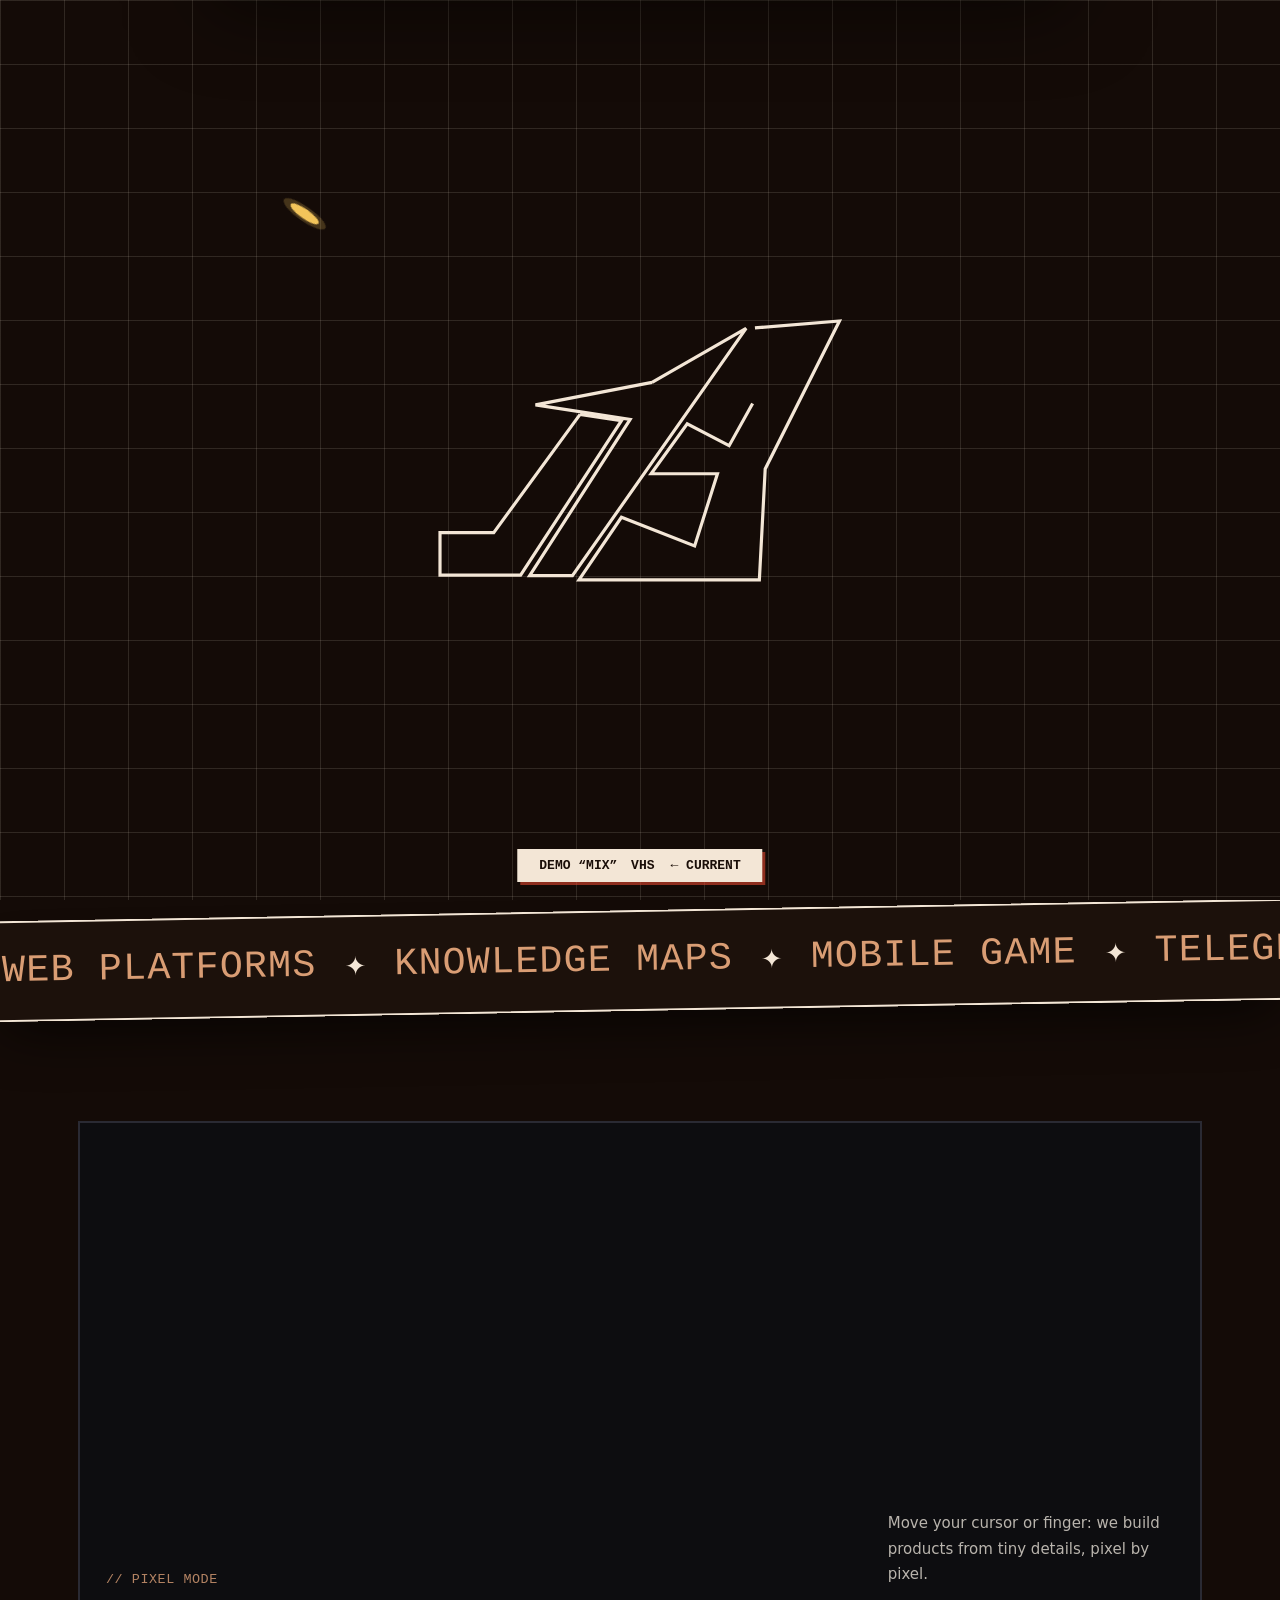
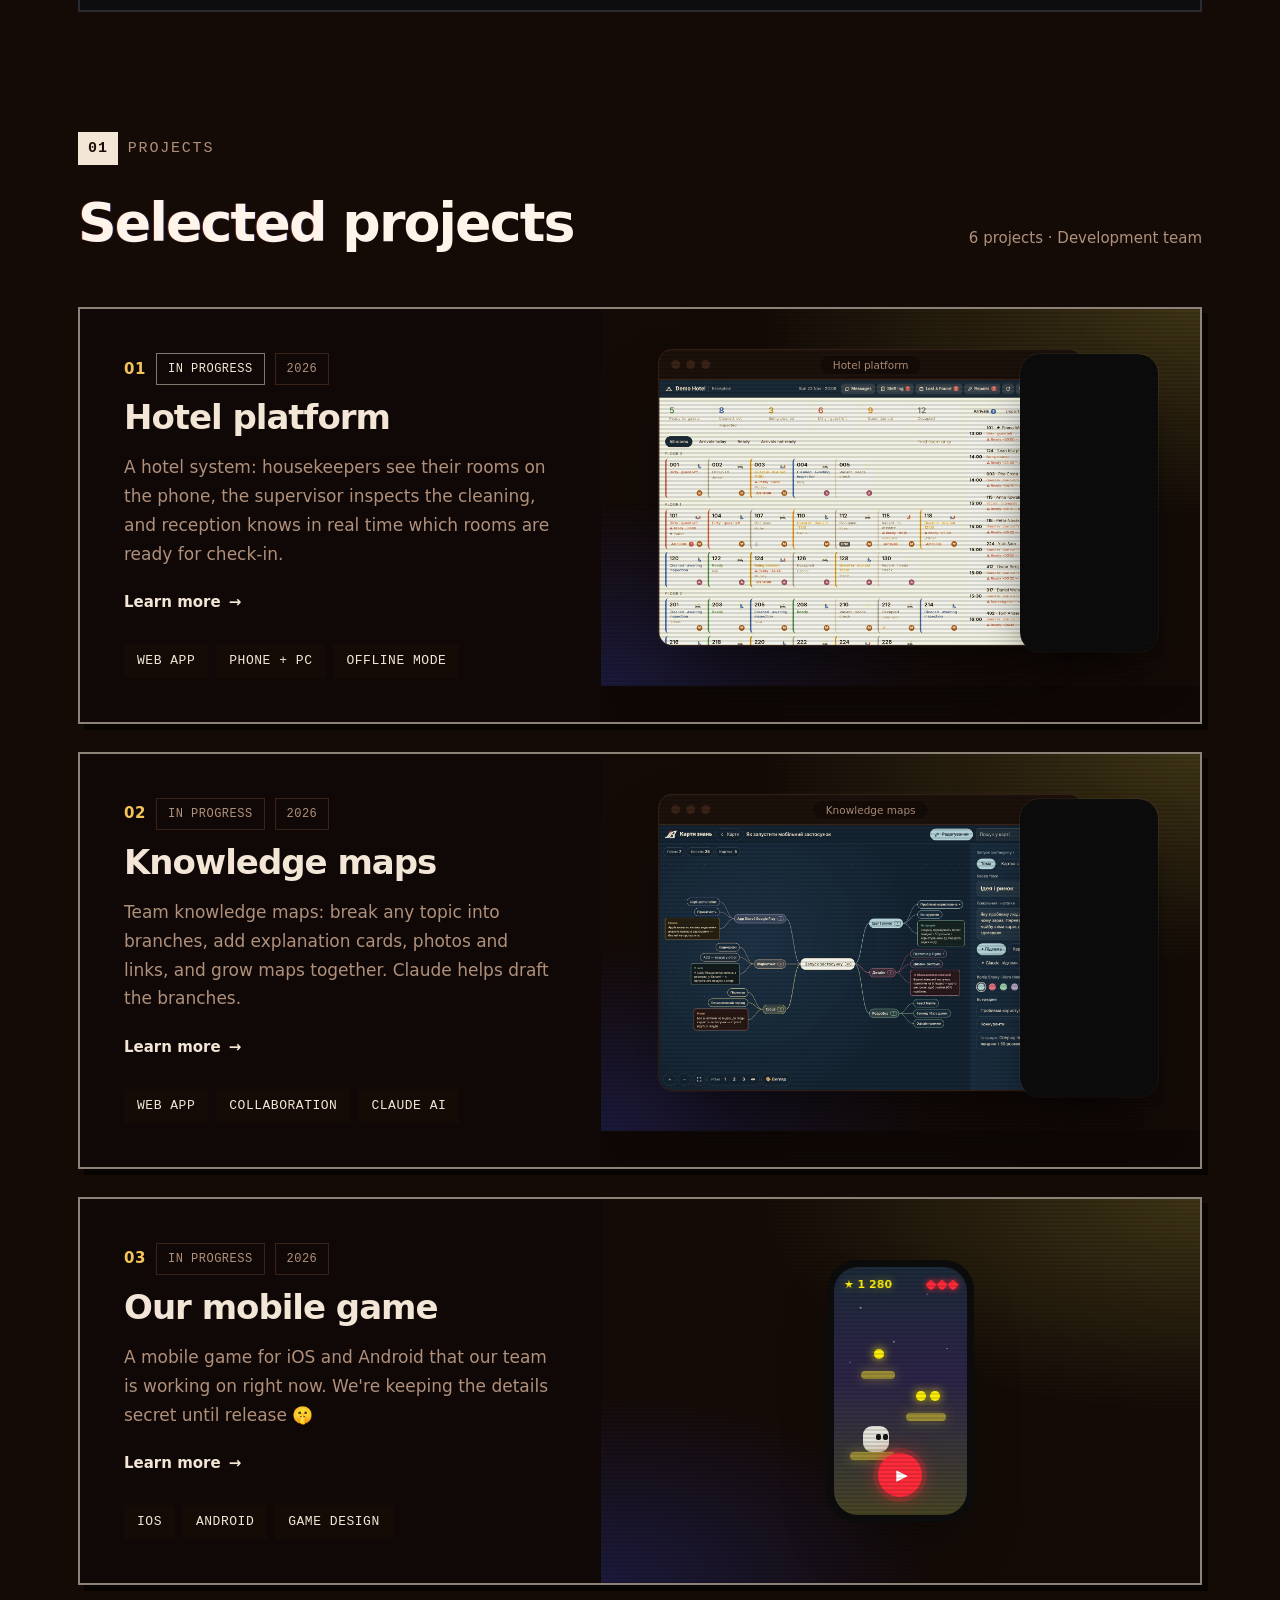
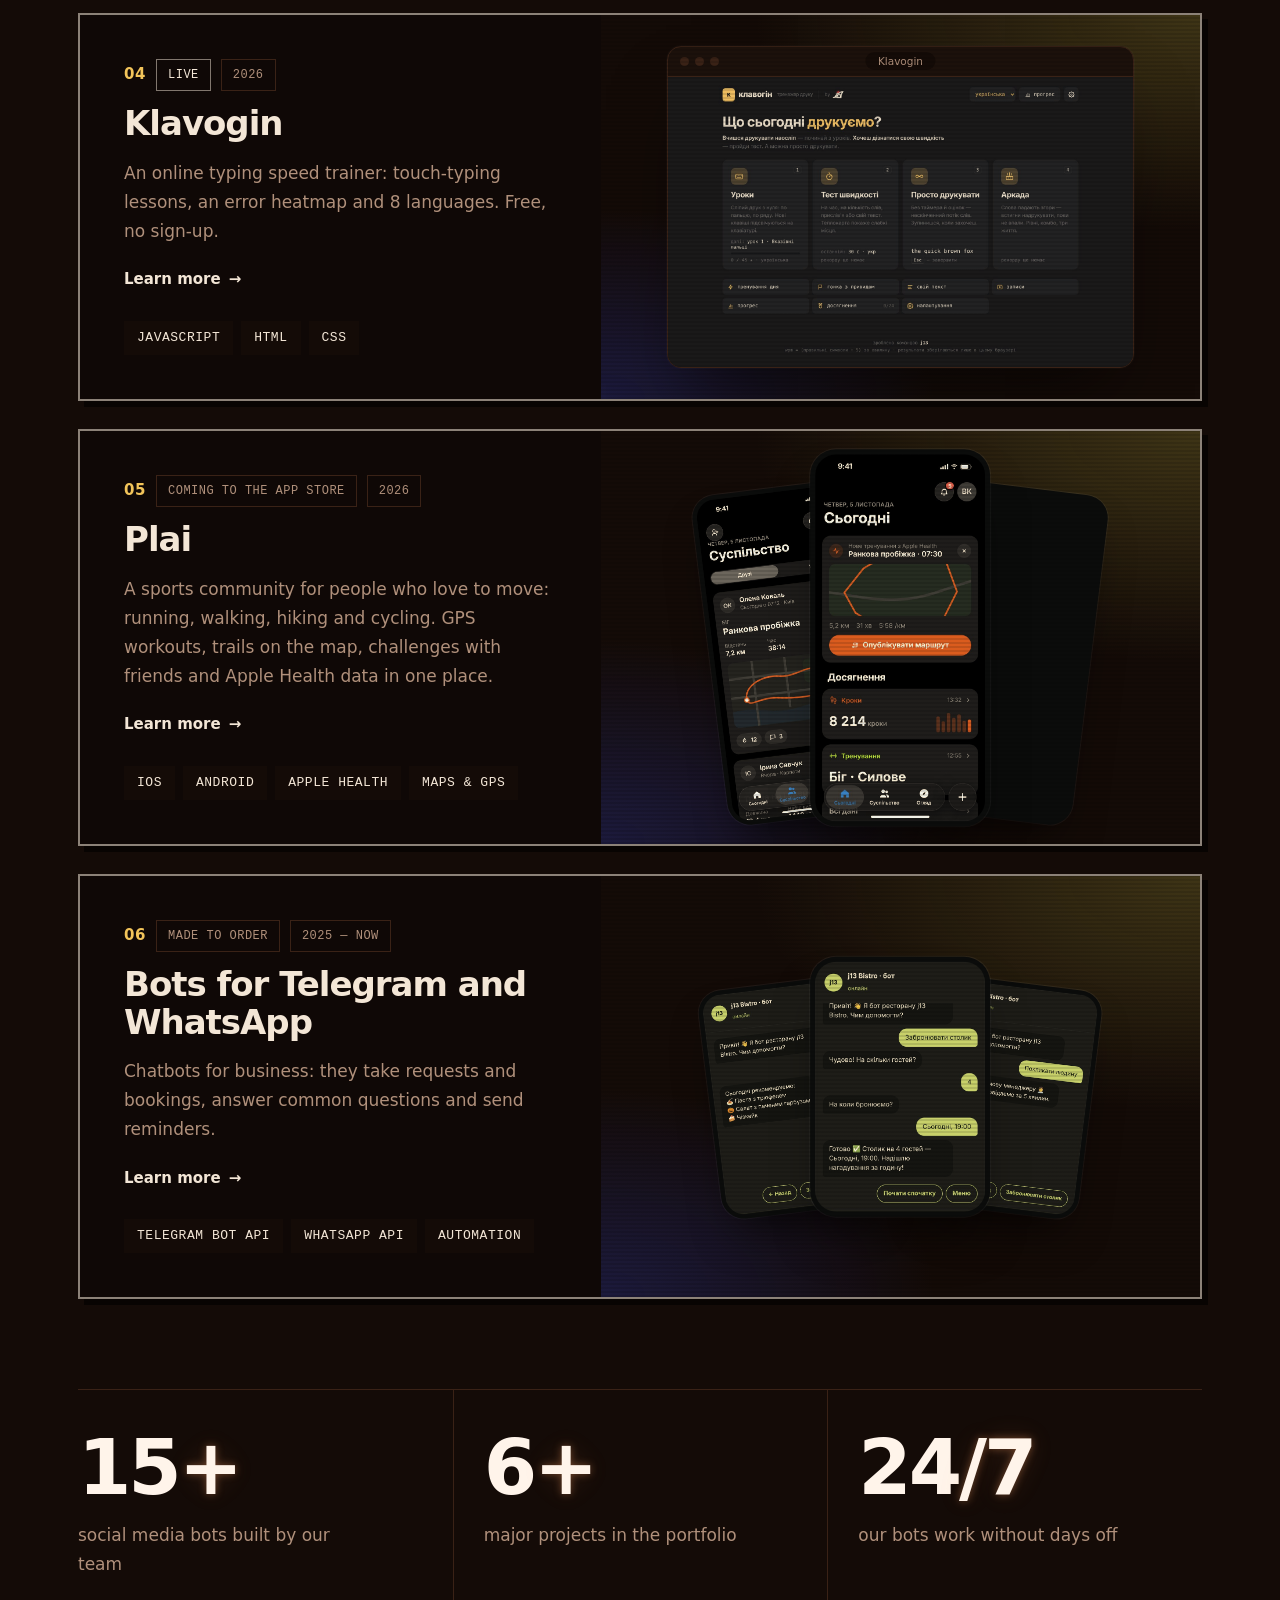
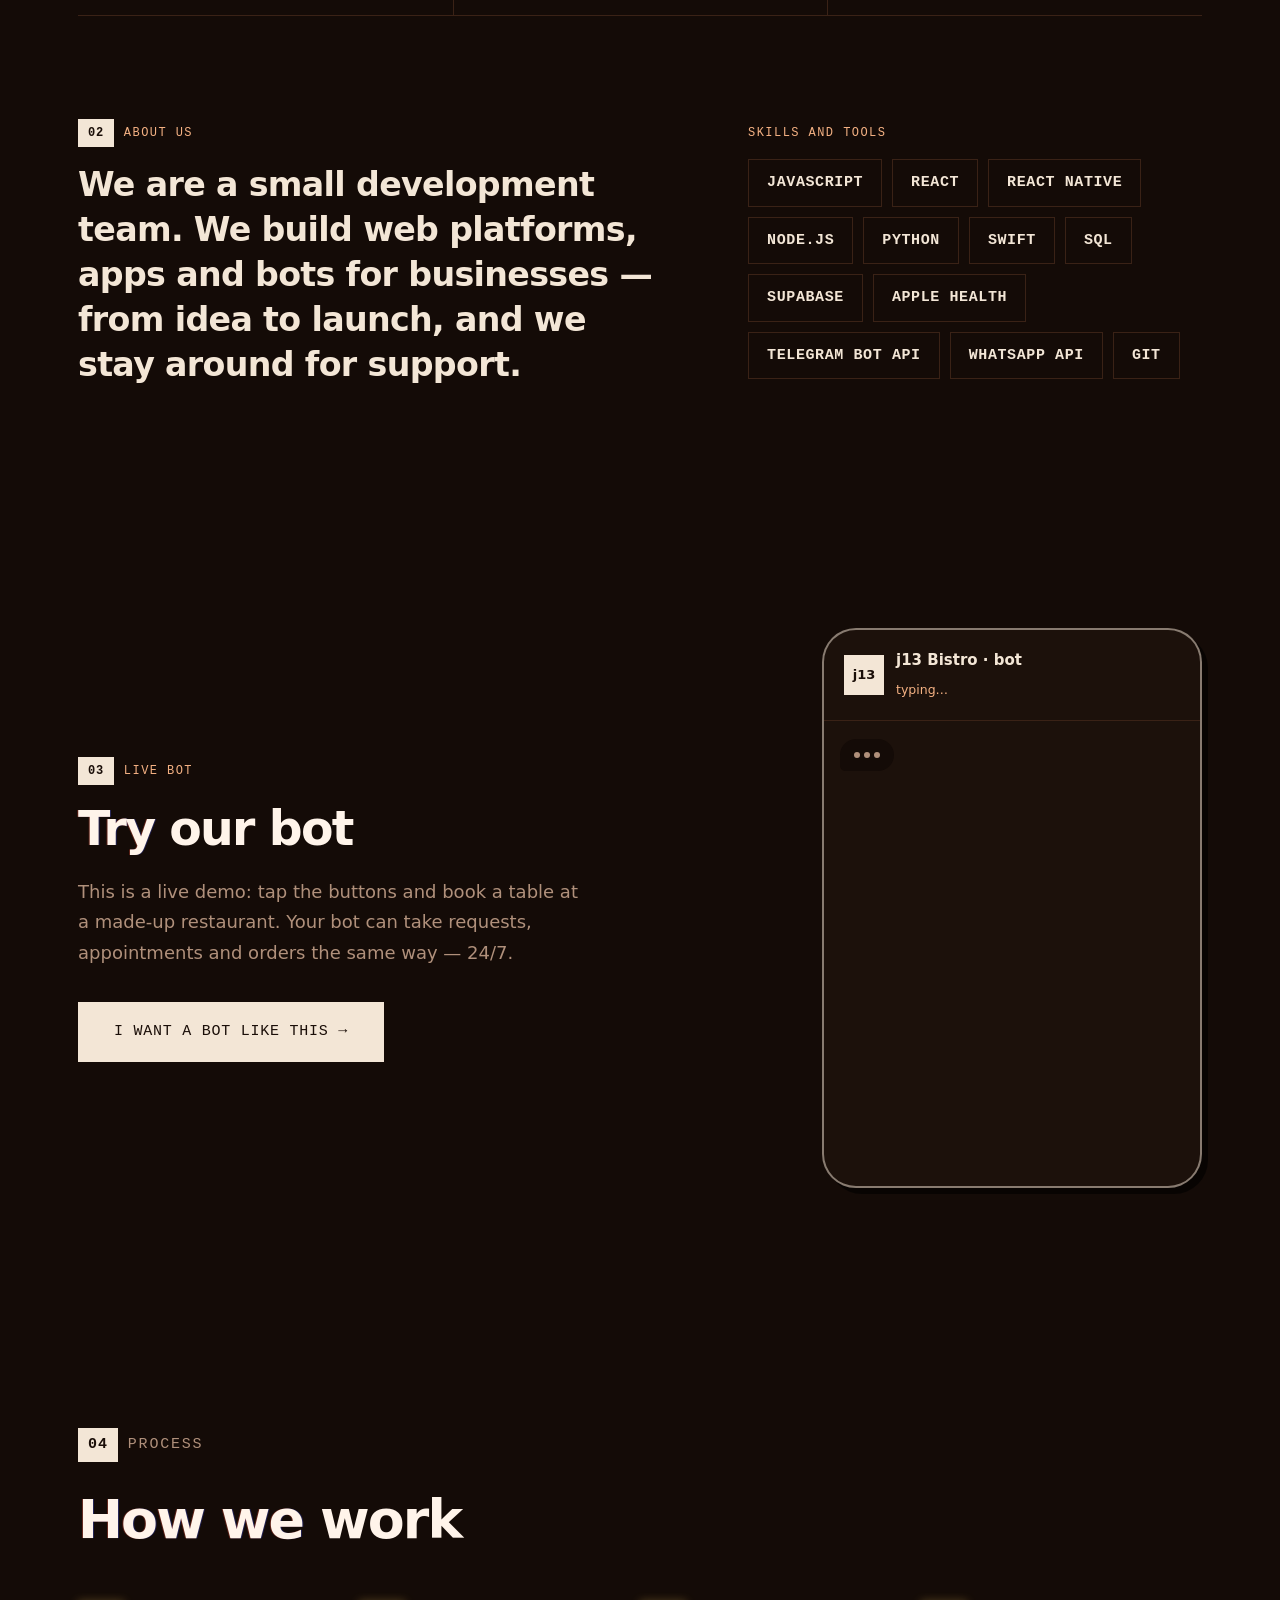
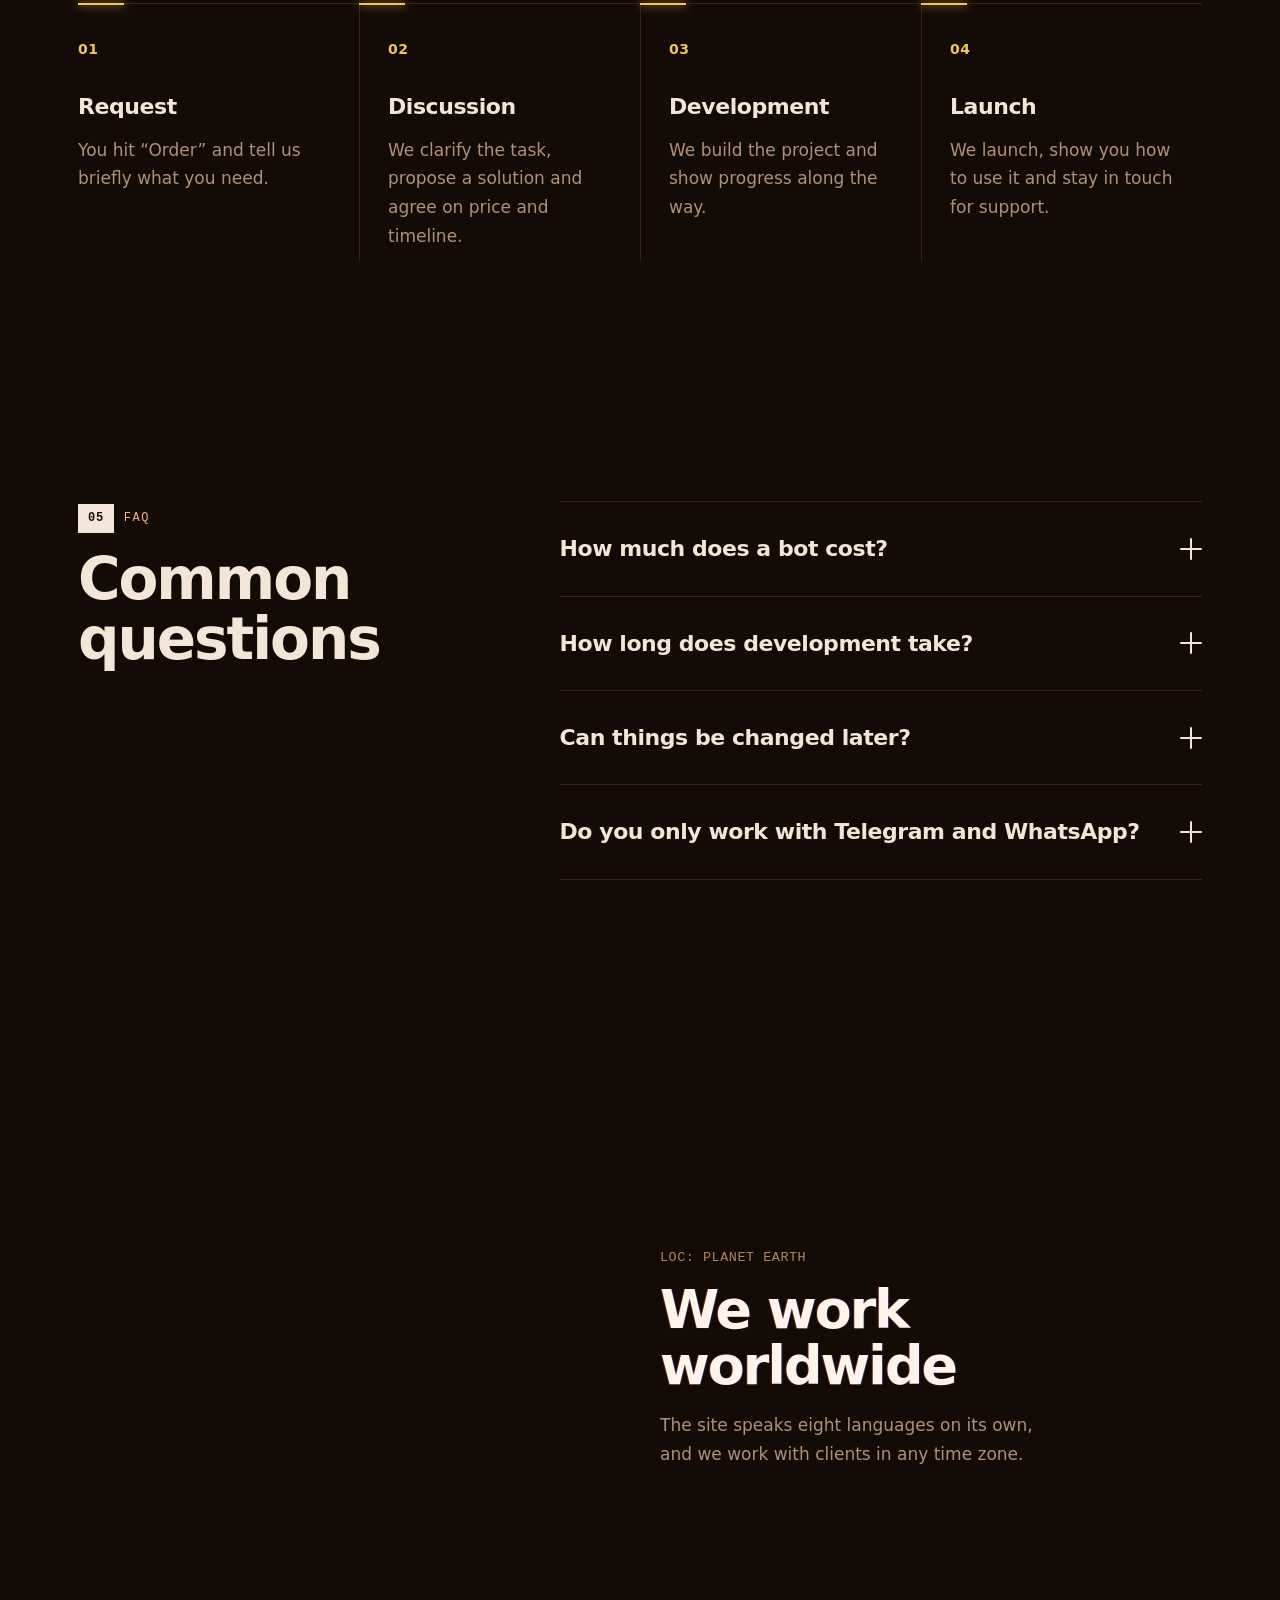
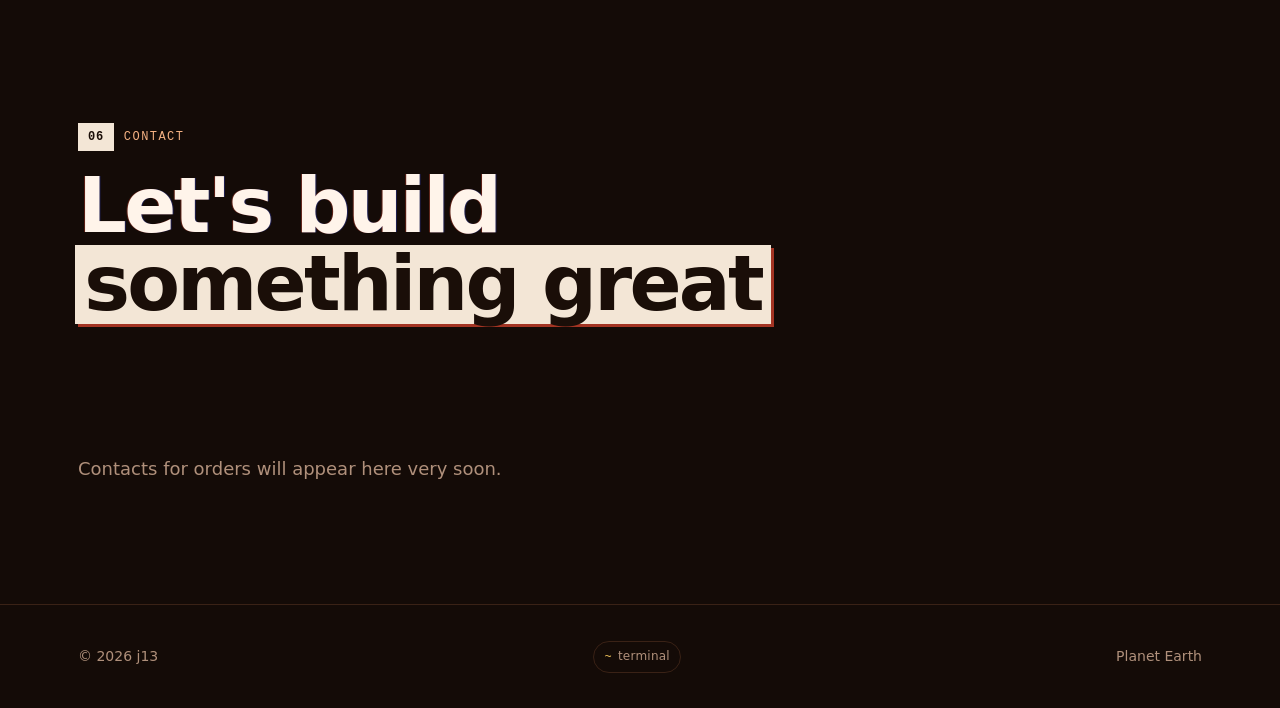
<file: mix/index.html>
<!DOCTYPE html>
<html lang="uk">
<head>
  <meta charset="UTF-8">
  <meta name="viewport" content="width=device-width, initial-scale=1">
  <title>j13 — команда розробки</title>

  <!-- Опис і прев'ю, коли посилання кидають у Telegram / Instagram / Google.
       Якщо зміниш адресу сайту (свій домен) — онови og:url і og:image. -->
  <meta name="description" content="j13 — команда розробки: програми, веб-платформи й боти для Telegram і WhatsApp. Від ідеї до запуску.">
  <meta property="og:type" content="website">
  <meta property="og:title" content="j13 — команда розробки">
  <meta property="og:description" content="Програми, веб-платформи й боти для Telegram і WhatsApp. Від ідеї до запуску.">
  <meta property="og:image" content="https://rkpvrkddsb-sketch.github.io/images/og.jpg">
  <meta property="og:image:width" content="1200">
  <meta property="og:image:height" content="630">
  <meta property="og:url" content="https://rkpvrkddsb-sketch.github.io/">
  <meta name="twitter:card" content="summary_large_image">
  <meta name="theme-color" content="#140b07">
  <link rel="apple-touch-icon" href="../apple-touch-icon.png">
  <link rel="manifest" href="../manifest.webmanifest">
  <meta name="apple-mobile-web-app-title" content="j13">
  <link rel="icon" href="data:image/svg+xml,%3Csvg xmlns='http://www.w3.org/2000/svg' viewBox='-60 -126 497 497'%3E%3Crect x='-60' y='-126' width='497' height='497' rx='110' fill='%23121212'/%3E%3Cg fill='%23f6f5f1'%3E%3Cpath d='M188 57.5L226 11L182 14.5L142.5 65.5L188 57.5Z'/%3E%3Cpath d='M132 88L171 94L75.9615 239.5H0V199.5H50.641L132 88Z'/%3E%3Cpath d='M199.848 57.8908L288.5 7L124.796 240H84.5L179.196 92.8158L90 79L199.848 57.8908Z'/%3E%3Cpath d='M296.834 6.5L376.5 0L306.5 139.5L301 244H131L171 185L240 212L261.5 144H199L233 97L272.5 117.5L313.5 44L253.5 67.5L280 29L296.834 6.5Z'/%3E%3C/g%3E%3C/svg%3E">
  <!-- Захист: що сторінці дозволено завантажувати (лише свої файли + шрифти Google), без чужих скриптів і плагінів -->
  <meta http-equiv="Content-Security-Policy" content="default-src 'self'; script-src 'self' 'unsafe-inline'; style-src 'self' 'unsafe-inline' https://fonts.googleapis.com; font-src https://fonts.gstatic.com; img-src 'self' data: https:; connect-src 'self'; media-src 'self'; object-src 'none'; base-uri 'self'; form-action 'self'; upgrade-insecure-requests">
  <meta name="referrer" content="strict-origin-when-cross-origin">
  <meta http-equiv="X-Content-Type-Options" content="nosniff">
  <script>
    // Захист від «клікджекінгу»: сайт не можна непомітно вбудувати в чужу сторінку
    //  (вбудовувати можна лише в сторінки цього ж сайту — наприклад, у перегляд для розкладних fold.html)
    if (/github\.io$/.test(location.hostname) && window.top !== window.self) {
      let same = false; try { same = window.top.location.origin === location.origin; } catch (e) {}
      if (!same) { try { window.top.location = window.self.location.href; } catch (e) { document.documentElement.style.display = "none"; } }
    }
    // Розкладні телефони: сайт розтягнуто на дві половини екрана (або симуляція через ?fold=h / ?fold=v)
    (function () {
      const sim = new URLSearchParams(location.search).get("fold"), H = "(horizontal-viewport-segments: 2)", V = "(vertical-viewport-segments: 2)";
      const set = () => {
        const r = document.documentElement.classList;
        r.toggle("span-h", sim === "h" || (window.matchMedia && matchMedia(H).matches));
        r.toggle("span-v", sim === "v" || (window.matchMedia && matchMedia(V).matches));
        r.toggle("sim-fold", sim === "h" || sim === "v");
      };
      set();
      if (window.matchMedia) [H, V].forEach(q => { try { matchMedia(q).addEventListener("change", set); } catch (e) {} });
    })();
  </script>
  <link rel="preconnect" href="https://fonts.googleapis.com">
  <link rel="preconnect" href="https://fonts.gstatic.com" crossorigin>
  <link href="https://fonts.googleapis.com/css2?family=Manrope:wght@400;500;600;700;800&family=Unbounded:wght@500;600;700&family=Inter+Tight:wght@500;700;800;900&family=Pixelify+Sans:wght@400;600&display=swap" rel="stylesheet">
  <link rel="stylesheet" href="../style.css?v=70">
  <link rel="stylesheet" href="../next/next.css?v=2">
  <link rel="stylesheet" href="mix.css?v=3">
  <script>
    // Заставка: перший візит — «креслення» логотипа; перезавантаження / зміна мови — коротке «Завантаження…»
    try {
      const forceIntro = new URLSearchParams(location.search).has("intro"); // ?intro — завжди повна заставка
      const html = document.documentElement;
      if ("scrollRestoration" in history) history.scrollRestoration = "manual";   // самі вирішуємо, куди скролити
      if (matchMedia("(prefers-reduced-motion: reduce)").matches && !forceIntro) html.classList.add("no-loader");
      else {
        html.classList.add("loader-active");                                        // поки заставка — курсор схований
        if (!forceIntro && (sessionStorage.getItem("seenLoader") || window.name === "seenLoader")) html.classList.add("loader-short");
        else html.classList.add("loader-draft");
      }
      // ?intro спрацьовує один раз — прибираємо його з адреси, щоб перезавантаження показувало «Завантаження…»
      if (forceIntro) { const u = new URL(location.href); u.searchParams.delete("intro"); history.replaceState(null, "", u); }
    } catch (e) {}
  </script>
</head>
<body data-accent="glow" class="loading">
  <script>
    // тема ставиться одразу, ще до першого кадру, щоб заставка була в кольорах сайту
    try { const t = localStorage.getItem("theme"); if (t === "orb" || t === "glow") document.body.dataset.accent = t; } catch (e) {}
  </script>

  <!-- Завантажувальний екран -->
  <div class="loader" id="loader" aria-hidden="true">
    <div class="ld-grid"></div>
    <svg class="ld-logo" id="ld-logo" viewBox="0 0 377 244"><defs><filter id="ldGlow" x="-150%" y="-150%" width="400%" height="400%"><feGaussianBlur stdDeviation="22"/></filter></defs><path class="ld-glow" d="M188 57.5L226 11L182 14.5L142.5 65.5L188 57.5Z" filter="url(#ldGlow)"/><path data-o="4" class="ld-dot" d="M188 57.5L226 11L182 14.5L142.5 65.5L188 57.5Z"/><path data-o="1" d="M132 88L171 94L75.9615 239.5H0V199.5H50.641L132 88Z"/><path data-o="2" d="M199.848 57.8908L288.5 7L124.796 240H84.5L179.196 92.8158L90 79L199.848 57.8908Z"/><path data-o="3" d="M296.834 6.5L376.5 0L306.5 139.5L301 244H131L171 185L240 212L261.5 144H199L233 97L272.5 117.5L313.5 44L253.5 67.5L280 29L296.834 6.5Z"/></svg>
    <i class="ld-pen" id="ld-pen"></i>
    <canvas class="ld-scope" id="ld-scope"></canvas>
    <div class="ld-label" id="ld-label"></div>
    <div class="ld-word"><i></i><span id="ld-word"></span><b class="ld-dots"><i></i><i></i><i></i></b></div>
    <div class="ld-count"><span id="ld-count">0</span>%</div>
  </div>

  <div class="progress" id="progress"></div>

  <nav class="nav" id="nav">
    <div class="wrap">
      <a href="#top" class="logo" aria-label="j13"><svg class="wm-ghost wm-ghost-y" viewBox="0 0 377 244" aria-hidden="true"><g fill="#fcee0a"><path d="M188 57.5L226 11L182 14.5L142.5 65.5L188 57.5Z"/><path d="M132 88L171 94L75.9615 239.5H0V199.5H50.641L132 88Z"/><path d="M199.848 57.8908L288.5 7L124.796 240H84.5L179.196 92.8158L90 79L199.848 57.8908Z"/><path d="M296.834 6.5L376.5 0L306.5 139.5L301 244H131L171 185L240 212L261.5 144H199L233 97L272.5 117.5L313.5 44L253.5 67.5L280 29L296.834 6.5Z"/></g></svg><svg class="wm-ghost wm-ghost-c" viewBox="0 0 377 244" aria-hidden="true"><g fill="#2b7fff"><path d="M188 57.5L226 11L182 14.5L142.5 65.5L188 57.5Z"/><path d="M132 88L171 94L75.9615 239.5H0V199.5H50.641L132 88Z"/><path d="M199.848 57.8908L288.5 7L124.796 240H84.5L179.196 92.8158L90 79L199.848 57.8908Z"/><path d="M296.834 6.5L376.5 0L306.5 139.5L301 244H131L171 185L240 212L261.5 144H199L233 97L272.5 117.5L313.5 44L253.5 67.5L280 29L296.834 6.5Z"/></g></svg><svg class="wm-ghost wm-slice" viewBox="0 0 377 244" aria-hidden="true"><g fill="currentColor"><path fill="#ff2a3a" d="M188 57.5L226 11L182 14.5L142.5 65.5L188 57.5Z"/><path d="M132 88L171 94L75.9615 239.5H0V199.5H50.641L132 88Z"/><path d="M199.848 57.8908L288.5 7L124.796 240H84.5L179.196 92.8158L90 79L199.848 57.8908Z"/><path d="M296.834 6.5L376.5 0L306.5 139.5L301 244H131L171 185L240 212L261.5 144H199L233 97L272.5 117.5L313.5 44L253.5 67.5L280 29L296.834 6.5Z"/></g></svg><svg class="wm-implant" viewBox="0 0 377 244" aria-hidden="true"><defs><filter id="wmGlow" x="-300%" y="-300%" width="700%" height="700%"><feGaussianBlur stdDeviation="40"/></filter><filter id="wmGlow3" x="-200%" y="-200%" width="500%" height="500%"><feGaussianBlur stdDeviation="20"/></filter><filter id="wmGlow2" x="-150%" y="-150%" width="400%" height="400%"><feGaussianBlur stdDeviation="8"/></filter></defs><g><path class="wm-glow" d="M188 57.5L226 11L182 14.5L142.5 65.5L188 57.5Z" filter="url(#wmGlow)"/><path class="wm-glow wm-glow-x" d="M188 57.5L226 11L182 14.5L142.5 65.5L188 57.5Z" filter="url(#wmGlow)"/><path class="wm-glow wm-glow3" d="M188 57.5L226 11L182 14.5L142.5 65.5L188 57.5Z" filter="url(#wmGlow3)"/><path class="wm-glow wm-glow2" d="M188 57.5L226 11L182 14.5L142.5 65.5L188 57.5Z" filter="url(#wmGlow2)"/><path class="wm-dot" d="M188 57.5L226 11L182 14.5L142.5 65.5L188 57.5Z"/></g></svg><svg class="wordmark" viewBox="0 0 377 244" role="img" aria-label="j13"><g fill="currentColor"><path d="M132 88L171 94L75.9615 239.5H0V199.5H50.641L132 88Z"/><path d="M199.848 57.8908L288.5 7L124.796 240H84.5L179.196 92.8158L90 79L199.848 57.8908Z"/><path d="M296.834 6.5L376.5 0L306.5 139.5L301 244H131L171 185L240 212L261.5 144H199L233 97L272.5 117.5L313.5 44L253.5 67.5L280 29L296.834 6.5Z"/></g></svg></a>
      <ul>
        <li><a href="#projects" data-i18n="nav_projects">Проєкти</a></li>
        <li><a href="#about" data-i18n="nav_about">Про нас</a></li>
        <li><a href="#faq" data-i18n="nav_faq">Питання</a></li>
        <li><a href="#contact" data-i18n="nav_contact">Контакти</a></li>
      </ul>
      <div class="lang" id="lang" role="group" aria-label="Мова / Language">
        <button data-l="uk">UA</button><button data-l="en">EN</button>
      </div>
      <div class="themes" id="themes" aria-label="Тема сайту">
        <button data-v="glow" title="Ніч" aria-label="Ніч"></button>
        <button data-v="orb" title="Сяйво" aria-label="Сяйво"></button>
      </div>
      <button class="burger" id="burger" aria-label="Меню" aria-expanded="false"><i></i><i></i></button>
    </div>
  </nav>

  <!-- Мобільне меню -->
  <div class="m-menu" id="m-menu" aria-hidden="true">
    <div class="wrap">
      <nav class="m-links">
        <a href="#projects" data-i18n="nav_projects">Проєкти</a>
        <a href="#about" data-i18n="nav_about">Про нас</a>
        <a href="#experience" data-i18n="nav_exp">Досвід</a>
        <a href="#faq" data-i18n="nav_faq">Питання</a>
        <a href="#contact" data-i18n="nav_contact">Контакти</a>
      </nav>
      <div class="m-foot" id="m-foot"></div>
    </div>
  </div>

  <!-- ============ ГОЛОВНА ============ -->
  <div id="home">
    <header class="hero" id="top">
      <div class="orb"></div>
      <div class="grid-bg"></div><div class="spot"></div>
      <div class="wrap">
        <span class="badge fade-in" style="--d:0s"><i></i><span id="available"></span></span>
        <h1 id="headline"></h1>
        <p class="intro fade-in" id="intro"></p>
        <div class="meta fade-in" id="hero-meta">
          <a href="#contact" class="btn primary magnet" data-i18n="btn_order">Замовити</a>
          <a href="#projects" class="btn magnet" data-i18n="btn_work">Проєкти</a>
        </div>
      </div>
    </header>

    <div class="marquee"><div class="track" id="marquee"></div></div>

    <section id="projects">
      <div class="wrap">
        <div class="sec-head reveal">
          <h2 data-i18n="h_projects">Вибрані <span class="em">проєкти</span></h2>
          <span id="projects-count"></span>
        </div>
        <div class="projects" id="projects-list"></div>
      </div>
    </section>

    <section id="about">
      <div class="wrap">
        <div class="stats reveal" id="stats"></div>
        <div class="about-grid">
          <div class="reveal">
            <span class="label" data-i18n="l_about">Про нас</span>
            <p class="big" id="about-text"></p>
          </div>
          <div class="reveal">
            <span class="label" data-i18n="l_skills">Навички та інструменти</span>
            <div class="skills" id="skills"></div>
          </div>
        </div>
      </div>
    </section>

    <section id="experience">
      <div class="wrap">
        <div class="sec-head reveal"><h2 data-i18n="h_exp">Досвід</h2></div>
        <div class="timeline" id="timeline"></div>
      </div>
    </section>

    <section id="demo">
      <div class="wrap demo-grid">
        <div class="demo-text reveal">
          <h2 id="demo-h"></h2>
          <p id="demo-p"></p>
          <a href="#contact" class="btn primary magnet" id="demo-cta"></a>
        </div>
        <div class="demo-phone reveal" id="demo-phone" aria-live="polite">
          <div class="dp-top"><i>j13</i><div><b id="demo-name"></b><small id="demo-online"></small></div></div>
          <div class="dp-msgs" id="demo-msgs"></div>
          <div class="dp-btns" id="demo-btns"></div>
        </div>
      </div>
    </section>

    <section id="process">
      <div class="wrap">
        <div class="sec-head reveal"><h2 data-i18n="h_process">Як ми <span class="em">працюємо</span></h2></div>
        <ol class="steps" id="steps"></ol>
      </div>
    </section>

    <section id="reviews" hidden>
      <div class="wrap">
        <div class="sec-head reveal"><h2 data-i18n="h_reviews">Що кажуть <span class="em">клієнти</span></h2></div>
        <div class="reviews" id="reviews-list"></div>
      </div>
    </section>

    <section id="faq">
      <div class="wrap faq-grid">
        <div class="reveal">
          <span class="label" data-i18n="l_faq">Питання</span>
          <h2 class="faq-title" data-i18n="h_faq">Часті <span class="em">питання</span></h2>
        </div>
        <div class="faq-list" id="faq-list"></div>
      </div>
    </section>

    <section id="contact" class="contact">
      <div class="wrap reveal">
        <span class="label" data-i18n="l_contact">Контакти</span>
        <h2 data-i18n="h_contact">Давайте зробимо<br><span class="em">щось класне</span></h2>
        <a class="mail" id="mail"></a>
        <div class="socials" id="socials"></div>
        <p class="soon" id="contact-soon" hidden data-i18n="contact_soon">Контакти для замовлень з'являться тут зовсім скоро.</p>
      </div>
    </section>
  </div>

  <!-- ============ СТОРІНКА ПРОЄКТУ ============ -->
  <main id="project-page" hidden></main>

  <footer><div class="wrap"><span id="foot-name"></span><button class="term-hint" id="term-hint" type="button" aria-label="Terminal"><kbd>~</kbd> terminal</button><span id="foot-loc"></span></div></footer>

  <!-- Термінал-пасхалка: відкривається клавішею ~ -->
  <div class="term" id="term" role="dialog" aria-label="j13 terminal" hidden>
    <div class="term-bar"><i></i><i></i><i></i><span>guest@j13 — terminal</span><button type="button" class="term-x" id="term-x" aria-label="Close">×</button></div>
    <div class="term-out" id="term-out"></div>
    <label class="term-line"><span class="term-ps">guest@j13:~$</span><input id="term-in" autocomplete="off" autocapitalize="off" spellcheck="false" aria-label="command"></label>
  </div>

  <!-- Курсор -->
  <div class="cur" id="cur"><i class="cur-shape"></i><span class="cur-label" data-i18n="cur_view">Дивитись →</span></div>


  <div class="toast" id="toast"></div>

  <!-- Кнопка «вгору» з кільцем прогресу прокрутки -->
  <button class="to-top magnet" id="to-top" type="button" aria-label="Вгору">
    <svg viewBox="0 0 48 48" aria-hidden="true"><circle class="t" cx="24" cy="24" r="21"/><circle class="p" cx="24" cy="24" r="21" pathLength="1"/><path d="M24 31V17m-6 6 6-6 6 6"/></svg>
  </button>

  <script>
    // ---- Мова сайту: ?lang= → збережений вибір → мова браузера ----
    // HOME_LANG — «рідна» мова відвідувача (кнопка зліва в перемикачі), друга кнопка завжди EN.
    (function () {
      var SUP = ["uk", "en", "es", "de", "fr", "pl", "pt", "it"];
      var norm = function (l) { l = String(l || "").toLowerCase().slice(0, 2); if (l === "ru" || l === "be") l = "uk"; return SUP.indexOf(l) >= 0 ? l : null; };
      var list = (navigator.languages && navigator.languages.length) ? navigator.languages : [navigator.language];
      var auto = null, home = null;
      for (var i = 0; i < list.length; i++) { var m = norm(list[i]); if (m && !auto) auto = m; if (m && m !== "en" && !home) home = m; }
      var q = norm(new URLSearchParams(location.search).get("lang")), saved = null, savedHome = null;
      try { saved = norm(localStorage.getItem("lang")); savedHome = norm(localStorage.getItem("homeLang")); } catch (e) {}
      var lang = q || saved || auto || "en";
      home = (lang !== "en" ? lang : (savedHome || home)) || "uk";
      try { localStorage.setItem("homeLang", home); } catch (e) {}
      window.SITE_LANG = lang; window.HOME_LANG = home;
      document.documentElement.lang = lang;
      document.write('<script src="../' + (lang === "uk" ? "content.js" : "content-" + lang + ".js") + '?v=70"><\/script>');
    })();
  </script>
  <script>
    // ---- Мова сайту: збережений вибір → ?lang= → мова браузера ----
    const LANG = window.SITE_LANG, HOME = window.HOME_LANG;
    const NATIVE = {"uk": ["UA", "УКРАЇНСЬКА"], "en": ["EN", "ENGLISH"], "es": ["ES", "ESPAÑOL"], "de": ["DE", "DEUTSCH"], "fr": ["FR", "FRANÇAIS"], "pl": ["PL", "POLSKI"], "pt": ["PT", "PORTUGUÊS"], "it": ["IT", "ITALIANO"]};
    var site = { uk: () => site_uk, en: () => site_en, es: () => site_es, de: () => site_de, fr: () => site_fr, pl: () => site_pl, pt: () => site_pt, it: () => site_it }[LANG]();
    site = JSON.parse(JSON.stringify(site).replace(/"(images\/|klavogin\/)/g, '"../$1'));

    // Тексти інтерфейсу (заголовки, кнопки). Тексти про тебе — у content.js / content-en.js
    const I18N = {
      uk: {
        nav_projects: "Проєкти", nav_about: "Про нас", nav_exp: "Досвід", nav_faq: "Питання", nav_contact: "Контакти",
        btn_order: "Замовити", btn_work: "Проєкти",
        h_projects: 'Вибрані <span class="em">проєкти</span>', projects_word: " проєкти · ",
        l_about: "Про нас", l_skills: "Навички та інструменти", contact_soon: "Контакти для замовлень з'являться тут зовсім скоро.", to_top: "Вгору", tab_away: "▮ сигнал втрачено · j13", tab_back: "◉ з'єднання є · j13", h_exp: "Досвід", h_process: 'Як ми <span class="em">працюємо</span>',
        h_reviews: 'Що кажуть <span class="em">клієнти</span>',
        l_faq: "Питання", h_faq: 'Часті <span class="em">питання</span>',
        l_contact: "Контакти", h_contact: 'Давайте зробимо<br><span class="em">щось класне</span>',
        cur_view: "Дивитись →", more: "Детальніше", back: "← Усі проєкти", open: "Відкрити проєкт ↗",
        task: "Задача", solution: "Рішення", result: "Результат",
        features: 'Що <span class="em">вміє</span>', next: "Наступний проєкт",
        toast_secret: "🎉 Ти знайшов секретну тему!", toast_back: "Повернулись у звичайний світ 👋",
        themes: ["Ніч", "Сяйво"], loading: "Завантаження",
        chat: ["Привіт! Хочу забронювати столик на вечір 🙌", "Звісно! На скільки осіб і о котрій?", "Нас 4, о 19:00",
               "Готово ✅ Чекаємо вас о 19:00. Нагадаю за годину!", "Змінити час", "Скасувати"]
      },
      en: {
        nav_projects: "Projects", nav_about: "About", nav_exp: "Experience", nav_faq: "FAQ", nav_contact: "Contact",
        btn_order: "Order", btn_work: "Projects",
        h_projects: 'Selected <span class="em">projects</span>', projects_word: " projects · ",
        l_about: "About us", l_skills: "Skills and tools", contact_soon: "Contacts for orders will appear here very soon.", to_top: "Back to top", tab_away: "▮ signal lost · j13", tab_back: "◉ connected · j13", h_exp: "Experience", h_process: 'How we <span class="em">work</span>',
        h_reviews: 'What <span class="em">clients</span> say',
        l_faq: "FAQ", h_faq: 'Common <span class="em">questions</span>',
        l_contact: "Contact", h_contact: 'Let\'s build<br><span class="em">something great</span>',
        cur_view: "View →", more: "Learn more", back: "← All projects", open: "Open project ↗",
        task: "Challenge", solution: "Solution", result: "Result",
        features: 'What it <span class="em">does</span>', next: "Next project",
        toast_secret: "🎉 You found the secret theme!", toast_back: "Back to the normal world 👋",
        themes: ["Night", "Aurora"], loading: "Loading",
        chat: ["Hi! I'd like to book a table for tonight 🙌", "Sure! For how many people and what time?", "4 of us, at 7 pm",
               "Done ✅ See you at 7 pm. I'll remind you an hour before!", "Change time", "Cancel"]
      },
      es: { nav_projects: "Proyectos", nav_about: "Nosotros", nav_exp: "Experiencia", nav_faq: "Preguntas", nav_contact: "Contacto", btn_order: "Encargar", btn_work: "Proyectos", h_projects: "Proyectos <span class=\"em\">destacados</span>", projects_word: " proyectos · ", l_about: "Sobre nosotros", l_skills: "Habilidades y herramientas", contact_soon: "Los contactos para pedidos aparecerán aquí muy pronto.", to_top: "Arriba", tab_away: "▮ señal perdida · j13", tab_back: "◉ conectado · j13", h_exp: "Experiencia", h_process: "Cómo <span class=\"em\">trabajamos</span>", h_reviews: "Qué dicen los <span class=\"em\">clientes</span>", l_faq: "Preguntas", h_faq: "Preguntas <span class=\"em\">frecuentes</span>", l_contact: "Contacto", h_contact: "Hagamos<br><span class=\"em\">algo genial</span>", cur_view: "Ver →", more: "Saber más", back: "← Todos los proyectos", open: "Abrir proyecto ↗", task: "Reto", solution: "Solución", result: "Resultado", features: "Qué <span class=\"em\">hace</span>", next: "Siguiente proyecto", toast_secret: "🎉 ¡Has encontrado el tema secreto!", toast_back: "De vuelta al mundo normal 👋", themes: ["Noche", "Aurora"], loading: "Cargando", chat: ["¡Hola! Quiero reservar mesa para esta noche 🙌", "¡Claro! ¿Para cuántas personas y a qué hora?", "Somos 4, a las 19:00", "Listo ✅ Os esperamos a las 19:00. ¡Te lo recuerdo una hora antes!", "Cambiar hora", "Cancelar"] },
      de: { nav_projects: "Projekte", nav_about: "Über uns", nav_exp: "Erfahrung", nav_faq: "Fragen", nav_contact: "Kontakt", btn_order: "Bestellen", btn_work: "Projekte", h_projects: "Ausgewählte <span class=\"em\">Projekte</span>", projects_word: " Projekte · ", l_about: "Über uns", l_skills: "Skills und Tools", contact_soon: "Kontakte für Bestellungen erscheinen hier schon sehr bald.", to_top: "Nach oben", tab_away: "▮ Signal verloren · j13", tab_back: "◉ verbunden · j13", h_exp: "Erfahrung", h_process: "Wie wir <span class=\"em\">arbeiten</span>", h_reviews: "Was <span class=\"em\">Kunden</span> sagen", l_faq: "Fragen", h_faq: "Häufige <span class=\"em\">Fragen</span>", l_contact: "Kontakt", h_contact: "Lass uns<br><span class=\"em\">etwas Großes bauen</span>", cur_view: "Ansehen →", more: "Mehr erfahren", back: "← Alle Projekte", open: "Projekt öffnen ↗", task: "Aufgabe", solution: "Lösung", result: "Ergebnis", features: "Was es <span class=\"em\">kann</span>", next: "Nächstes Projekt", toast_secret: "🎉 Du hast das geheime Theme gefunden!", toast_back: "Zurück in der normalen Welt 👋", themes: ["Nacht", "Polarlicht"], loading: "Laden", chat: ["Hallo! Ich möchte für heute Abend einen Tisch reservieren 🙌", "Gern! Für wie viele Personen und um wie viel Uhr?", "Wir sind 4, um 19 Uhr", "Erledigt ✅ Wir erwarten euch um 19 Uhr. Ich erinnere eine Stunde vorher!", "Zeit ändern", "Stornieren"] },
      fr: { nav_projects: "Projets", nav_about: "À propos", nav_exp: "Expérience", nav_faq: "Questions", nav_contact: "Contact", btn_order: "Commander", btn_work: "Projets", h_projects: "Projets <span class=\"em\">choisis</span>", projects_word: " projets · ", l_about: "À propos de nous", l_skills: "Compétences et outils", contact_soon: "Les contacts pour commander apparaîtront ici très bientôt.", to_top: "Haut de page", tab_away: "▮ signal perdu · j13", tab_back: "◉ connecté · j13", h_exp: "Expérience", h_process: "Comment nous <span class=\"em\">travaillons</span>", h_reviews: "Ce que disent nos <span class=\"em\">clients</span>", l_faq: "Questions", h_faq: "Questions <span class=\"em\">fréquentes</span>", l_contact: "Contact", h_contact: "Créons ensemble<br><span class=\"em\">quelque chose de génial</span>", cur_view: "Voir →", more: "En savoir plus", back: "← Tous les projets", open: "Ouvrir le projet ↗", task: "Défi", solution: "Solution", result: "Résultat", features: "Ce qu'il <span class=\"em\">fait</span>", next: "Projet suivant", toast_secret: "🎉 Tu as trouvé le thème secret !", toast_back: "Retour au monde normal 👋", themes: ["Nuit", "Aurore"], loading: "Chargement", chat: ["Bonjour ! Je voudrais réserver une table pour ce soir 🙌", "Bien sûr ! Pour combien de personnes et à quelle heure ?", "Nous sommes 4, à 19 h", "C'est fait ✅ On vous attend à 19 h. Je vous le rappelle une heure avant !", "Changer l'heure", "Annuler"] },
      pl: { nav_projects: "Projekty", nav_about: "O nas", nav_exp: "Doświadczenie", nav_faq: "Pytania", nav_contact: "Kontakt", btn_order: "Zamów", btn_work: "Projekty", h_projects: "Wybrane <span class=\"em\">projekty</span>", projects_word: " projekty · ", l_about: "O nas", l_skills: "Umiejętności i narzędzia", contact_soon: "Kontakty do zamówień pojawią się tu już wkrótce.", to_top: "Do góry", tab_away: "▮ utracono sygnał · j13", tab_back: "◉ połączono · j13", h_exp: "Doświadczenie", h_process: "Jak <span class=\"em\">pracujemy</span>", h_reviews: "Co mówią <span class=\"em\">klienci</span>", l_faq: "Pytania", h_faq: "Częste <span class=\"em\">pytania</span>", l_contact: "Kontakt", h_contact: "Zróbmy razem<br><span class=\"em\">coś świetnego</span>", cur_view: "Zobacz →", more: "Więcej", back: "← Wszystkie projekty", open: "Otwórz projekt ↗", task: "Zadanie", solution: "Rozwiązanie", result: "Efekt", features: "Co <span class=\"em\">potrafi</span>", next: "Następny projekt", toast_secret: "🎉 Znalazłeś sekretny motyw!", toast_back: "Powrót do zwykłego świata 👋", themes: ["Noc", "Zorza"], loading: "Ładowanie", chat: ["Cześć! Chcę zarezerwować stolik na wieczór 🙌", "Jasne! Na ile osób i na którą?", "Będzie nas 4, na 19:00", "Gotowe ✅ Czekamy o 19:00. Przypomnę godzinę wcześniej!", "Zmień godzinę", "Anuluj"] },
      pt: { nav_projects: "Projetos", nav_about: "Sobre nós", nav_exp: "Experiência", nav_faq: "Perguntas", nav_contact: "Contacto", btn_order: "Encomendar", btn_work: "Projetos", h_projects: "Projetos <span class=\"em\">escolhidos</span>", projects_word: " projetos · ", l_about: "Sobre nós", l_skills: "Competências e ferramentas", contact_soon: "Os contactos para encomendas vão aparecer aqui muito em breve.", to_top: "Topo", tab_away: "▮ sinal perdido · j13", tab_back: "◉ ligado · j13", h_exp: "Experiência", h_process: "Como <span class=\"em\">trabalhamos</span>", h_reviews: "O que dizem os <span class=\"em\">clientes</span>", l_faq: "Perguntas", h_faq: "Perguntas <span class=\"em\">frequentes</span>", l_contact: "Contacto", h_contact: "Vamos criar<br><span class=\"em\">algo incrível</span>", cur_view: "Ver →", more: "Saber mais", back: "← Todos os projetos", open: "Abrir projeto ↗", task: "Desafio", solution: "Solução", result: "Resultado", features: "O que <span class=\"em\">faz</span>", next: "Próximo projeto", toast_secret: "🎉 Encontraste o tema secreto!", toast_back: "De volta ao mundo normal 👋", themes: ["Noite", "Aurora"], loading: "A carregar", chat: ["Olá! Quero reservar uma mesa para hoje à noite 🙌", "Claro! Para quantas pessoas e a que horas?", "Somos 4, às 19:00", "Feito ✅ Esperamos por vocês às 19:00. Lembro uma hora antes!", "Mudar hora", "Cancelar"] },
      it: { nav_projects: "Progetti", nav_about: "Chi siamo", nav_exp: "Esperienza", nav_faq: "Domande", nav_contact: "Contatti", btn_order: "Ordina", btn_work: "Progetti", h_projects: "Progetti <span class=\"em\">scelti</span>", projects_word: " progetti · ", l_about: "Chi siamo", l_skills: "Competenze e strumenti", contact_soon: "I contatti per gli ordini appariranno qui molto presto.", to_top: "Torna su", tab_away: "▮ segnale perso · j13", tab_back: "◉ connesso · j13", h_exp: "Esperienza", h_process: "Come <span class=\"em\">lavoriamo</span>", h_reviews: "Cosa dicono i <span class=\"em\">clienti</span>", l_faq: "Domande", h_faq: "Domande <span class=\"em\">frequenti</span>", l_contact: "Contatti", h_contact: "Creiamo insieme<br><span class=\"em\">qualcosa di grande</span>", cur_view: "Vedi →", more: "Scopri di più", back: "← Tutti i progetti", open: "Apri progetto ↗", task: "Sfida", solution: "Soluzione", result: "Risultato", features: "Cosa <span class=\"em\">fa</span>", next: "Progetto successivo", toast_secret: "🎉 Hai trovato il tema segreto!", toast_back: "Di nuovo nel mondo normale 👋", themes: ["Notte", "Aurora"], loading: "Caricamento", chat: ["Ciao! Vorrei prenotare un tavolo per stasera 🙌", "Certo! Per quante persone e a che ora?", "Siamo in 4, alle 19:00", "Fatto ✅ Vi aspettiamo alle 19:00. Ve lo ricordo un'ora prima!", "Cambia orario", "Annulla"] }
    };
    const T = I18N[LANG];
    document.documentElement.lang = LANG;
    document.querySelectorAll("[data-i18n]").forEach(el => { if (T[el.dataset.i18n] != null) el.innerHTML = T[el.dataset.i18n]; });
    document.querySelectorAll("#themes button").forEach((b, i) => { b.title = T.themes[i]; b.setAttribute("aria-label", T.themes[i]); });
    // перемикач: рідна мова відвідувача ↔ англійська
    document.getElementById("lang").innerHTML = `<button data-l="${HOME}" title="${NATIVE[HOME][1]}">${NATIVE[HOME][0]}</button><button data-l="en" title="ENGLISH">EN</button>`;
    document.querySelectorAll("#lang button").forEach(b => {
      b.classList.toggle("on", b.dataset.l === LANG);
      b.onclick = () => {
        if (b.dataset.l === LANG) return;
        try { localStorage.setItem("lang", b.dataset.l); sessionStorage.setItem("keepScroll", scrollY); sessionStorage.setItem("drawLang", b.dataset.l); } catch (e) {}
        // екран «вмикається» як кінескоп і закриває сторінку, потім перезавантаження — і нова мова з'являється з того ж екрана
        const cover = document.createElement("div"); cover.className = "crt-cover";
        cover.innerHTML = "";
        document.body.appendChild(cover);
        document.documentElement.classList.add("loader-active");
        setTimeout(() => {
          const u = new URL(location.href); u.searchParams.delete("lang"); u.searchParams.delete("intro"); u.hash = "";
          if (u.toString() === location.href.split("#")[0] || u.toString() === location.href) location.reload();
          else location.replace(u.toString());
        }, 520);
      };
    });
  </script>
  <script>
    // ---- Збирає сторінку з content.js (тут нічого міняти не треба) ----
    const $ = id => document.getElementById(id);
    const esc = s => String(s ?? "").replace(/[&<>"]/g, c => ({'&':'&amp;','<':'&lt;','>':'&gt;','"':'&quot;'}[c]));
    const pad = i => String(i + 1).padStart(2, "0");
    const finePointer = matchMedia("(hover: hover) and (pointer: fine)").matches;

    $("available").textContent = site.available;
    $("intro").textContent = site.tagline || ""; if (!site.tagline) $("intro").hidden = true;
    $("about-text").textContent = site.intro;
    $("foot-name").textContent = "© " + new Date().getFullYear() + " " + site.name;
    $("foot-loc").textContent = site.location;
    // правильна форма слова «проєкт» для кожної мови (1 проєкт, 3 проєкти, 5 проєктів…)
    const PW = { uk: { one: "проєкт", few: "проєкти", many: "проєктів" }, en: { one: "project", other: "projects" },
      es: { one: "proyecto", other: "proyectos" }, de: { one: "Projekt", other: "Projekte" }, fr: { one: "projet", other: "projets" },
      pl: { one: "projekt", few: "projekty", many: "projektów" }, pt: { one: "projeto", other: "projetos" }, it: { one: "progetto", other: "progetti" } }[LANG];
    const nP = site.projects.length, form = new Intl.PluralRules(LANG).select(nP);
    $("projects-count").textContent = nP + " " + (PW[form] || PW.other || PW.many) + " · " + site.role;

    // Анімований заголовок: кожне слово виїжджає знизу по черзі
    const words = site.headline.split(" ");
    $("headline").innerHTML = words.map((w, i) => `<span class="w"><span style="--i:${i}">${esc(w)}</span></span>`).join(" ");
    const afterTitle = (words.length * 70 + 500) / 1000;
    $("intro").style.setProperty("--d", afterTitle + "s");
    $("hero-meta").style.setProperty("--d", (afterTitle + .15) + "s");

    // Біжучий рядок
    const mq = (site.marquee || []).map(m => {
      const t = typeof m === "string" ? { text: m } : m;
      const p = t.project && site.projects.find(x => x.slug === t.project);
      return (p ? `<a href="#p-${esc(p.slug)}" title="${esc(p.title)}">${esc(t.text)}</a>` : `<span>${esc(t.text)}</span>`) + `<i>✦</i>`;
    }).join("");
    $("marquee").innerHTML = [mq, mq, mq, mq].map((h, k) => k ? h.replace(/<a /g, '<a tabindex="-1" ') : h).join("");

    // Лічильники
    $("stats").innerHTML = (site.stats || []).map(s => `
      <div class="stat"><div class="n"><span data-to="${+s.value}">0</span><em>${esc(s.suffix)}</em></div>
      <p>${esc(s.label)}</p></div>`).join("");

    const mock = `<div class="mock"><div class="win"><div class="bar"><i></i><i></i><i></i></div>
      <div class="body"><div class="side"><b></b><b></b><b style="width:70%"></b><b></b></div>
      <div class="main"><b style="width:45%;height:12px"></b><div class="cards"><div></div><div></div><div></div></div>
      <div class="chart"></div><b></b><b style="width:80%"></b></div></div></div></div>`;

    const chatMock = `<div class="mock"><div class="phone"><div class="ph-top"><i></i><div><b></b><b style="width:50%"></b></div></div>
      <div class="msgs"><div class="m in">${T.chat[0]}</div>
      <div class="m out">${T.chat[1]}</div>
      <div class="m in">${T.chat[2]}</div>
      <div class="m out">${T.chat[3]}</div>
      <div class="btns"><span>${T.chat[4]}</span><span>${T.chat[5]}</span></div></div></div></div>`;

    // скріншот показуємо у «вікні браузера» на тому ж кольоровому фоні, що й заглушки
    const shot = p => `<div class="mock"><div class="win shot"><div class="bar"><i></i><i></i><i></i><span class="addr">${esc(p.title)}</span></div>
      <img src="${esc(p.image)}" alt="${esc(p.title)}" loading="lazy" decoding="async"></div></div>`;
    // заглушка для гри: телефон з ігровим екраном
    const gameMock = `<div class="mock"><div class="phone game"><div class="gm-screen">
      <div class="gm-hud"><span>★ 1 280</span><span class="gm-lives"><i></i><i></i><i></i></span></div>
      <div class="gm-stars"></div>
      <div class="gm-coin c1"></div><div class="gm-coin c2"></div><div class="gm-coin c3"></div>
      <div class="gm-hero"><i></i></div>
      <div class="gm-plat p1"></div><div class="gm-plat p2"></div><div class="gm-plat p3"></div>
      <div class="gm-play">▶</div>
    </div></div></div>`;
    // заглушка для Plai: екран «Сьогодні» в стилі iOS + іконка застосунку
    const PL = {"uk": ["Сьогодні", "кроків", "Біг", "Сон", "Готовність"], "en": ["Today", "steps", "Run", "Sleep", "Readiness"], "es": ["Hoy", "pasos", "Carrera", "Sueño", "Preparación"], "de": ["Heute", "Schritte", "Lauf", "Schlaf", "Bereitschaft"], "fr": ["Aujourd'hui", "pas", "Course", "Sommeil", "Forme"], "pl": ["Dziś", "kroków", "Bieg", "Sen", "Gotowość"], "pt": ["Hoje", "passos", "Corrida", "Sono", "Prontidão"], "it": ["Oggi", "passi", "Corsa", "Sonno", "Prontezza"]}[LANG] || ["Today", "steps", "Run", "Sleep", "Readiness"];
    const plaiMock = `<div class="mock"><div class="plai-wrap">
      <div class="plai-icon" aria-hidden="true"></div>
      <div class="phone plai"><div class="pl-screen">
        <div class="pl-h">${PL[0]}</div>
        <div class="pl-card pl-steps"><svg viewBox="0 0 44 44"><circle cx="22" cy="22" r="18"/><circle class="v" cx="22" cy="22" r="18" pathLength="100"/></svg>
          <div><b>8 432</b><small>${PL[1]}</small></div></div>
        <div class="pl-card pl-run"><div class="pl-map"><svg viewBox="0 0 120 50" preserveAspectRatio="none"><path d="M6 40 C 22 10, 38 44, 54 22 S 84 6, 96 26 S 112 38, 116 12"/></svg></div>
          <div class="pl-row"><span>🏃 ${PL[2]}</span><b>5,2 km</b></div></div>
        <div class="pl-duo"><div class="pl-card"><small>🌙 ${PL[3]}</small><b>86</b></div><div class="pl-card"><small>⚡ ${PL[4]}</small><b>72</b></div></div>
        <div class="pl-tabs"><i class="on"></i><i></i><i></i><i></i></div>
      </div></div>
    </div></div>`;
    // готель: справжні скріни — ПК рецепції в рамці браузера + телефон покоївки поверх
    const hotelMock = p => { const g = p.details.gallery || [], d = g.find(x => x.kind === "desk"), ph = g.find(x => x.kind === "phone");
      return `<div class="mock duo"><div class="win shot duo-desk"><div class="bar"><i></i><i></i><i></i><span class="addr">${esc(p.title)}</span></div>
        <img src="${esc(d.src)}" alt="${esc(d.cap)}" loading="lazy" decoding="async"></div>
        <div class="duo-phone"><img src="${esc(ph.src)}" alt="${esc(ph.cap)}" loading="lazy" decoding="async"></div></div>`; };
    // кілька справжніх екранів телефона віялом
    const phonesMock = p => { const g = (p.details.gallery || []).filter(x => x.kind === "phone").slice(0, 3);
      return `<div class="mock fan fan-${g.length}">${g.map((x, i) => `<div class="fan-ph f${i}"><img src="${esc(x.src)}" alt="${esc(x.cap || "")}" loading="lazy" decoding="async"></div>`).join("")}</div>`; };
    const visual = p => p.image ? shot(p) : (p.mock === "chat" ? chatMock : p.mock === "game" ? gameMock : p.mock === "plai" ? plaiMock : (p.mock === "hotel" || p.mock === "duo") ? hotelMock(p) : p.mock === "phones" ? phonesMock(p) : mock);
    const pills = (p, i) => `
      <span class="num">${pad(i)}</span>
      <span class="pill ${p.live || p.status === 'в розробці' ? 'live' : ''}">${esc(p.status)}</span>
      <span class="pill">${esc(p.year)}</span>`;

    $("projects-list").innerHTML = site.projects.map((p, i) => `
      <a class="project reveal" href="#p-${esc(p.slug)}">
        <div class="info">
          <div class="row">${pills(p, i)}</div>
          <h3>${esc(p.title)}</h3>
          <p>${esc(p.description)}</p>
          <span class="more">${T.more} <b>→</b></span>
          <div class="tags">${(p.tech || []).map(t => `<span>${esc(t)}</span>`).join('')}</div>
        </div>
        <div class="visual">${visual(p)}</div>
      </a>`).join('');

    $("skills").innerHTML = site.skills.map(s => `<span>${esc(s)}</span>`).join('');

    $("timeline").innerHTML = site.experience.map(e => `
      <div class="tl-row reveal"><span class="p">${esc(e.period)}</span>
      <span class="t">${esc(e.title)}</span><span class="pl">${esc(e.place)}</span></div>`).join('');

    // Відгуки (секція з'являється, тільки коли є хоч один)
    if ((site.testimonials || []).length) {
      $("reviews").hidden = false;
      $("reviews-list").innerHTML = site.testimonials.map(t => `
        <figure class="review reveal"><span class="q">“</span>
          <blockquote>${esc(t.text)}</blockquote>
          <figcaption><b>${esc(t.name)}</b><span>${esc(t.role)}</span></figcaption></figure>`).join('');
    }

    // Як ми працюємо
    $("steps").innerHTML = (site.process || []).map((s, i) => `
      <li class="step reveal" style="transition-delay:${i * .08}s"><span class="step-n">0${i + 1}</span><h3>${esc(s.title)}</h3><p>${esc(s.text)}</p></li>`).join('');
    if (!(site.process || []).length) $("process").hidden = true;

    // FAQ
    $("faq-list").innerHTML = (site.faq || []).map(f => `
      <details class="qa reveal"><summary>${esc(f.q)}<i></i></summary><div class="a"><p>${esc(f.a)}</p></div></details>`).join('');

    // Контакти: заглушки (example.com, посилання без імені користувача) не показуємо
    const c = Object.assign({}, site.contacts);
    const realUrl = u => { try { return new URL(u).pathname.replace(/\/+$/, "").length > 1; } catch (e) { return false; } };
    ["github", "linkedin", "telegram"].forEach(k => { if (!realUrl(c[k])) c[k] = ""; });
    if (!c.email || /@example\./i.test(c.email)) c.email = "";
    $("mail").textContent = c.email; $("mail").href = "mailto:" + c.email; $("mail").hidden = !c.email;
    $("socials").innerHTML = [["GitHub", c.github], ["LinkedIn", c.linkedin], ["Telegram", c.telegram]]
      .filter(([, u]) => u).map(([n, u]) => `<a class="btn magnet" href="${esc(u)}" target="_blank" rel="noopener noreferrer">${n} ↗</a>`).join('');

    $("contact-soon").hidden = !!(c.email || c.github || c.linkedin || c.telegram);

    // ---- Мобільне меню ----
    $("m-foot").innerHTML = (c.email ? `<a href="mailto:${esc(c.email)}">${esc(c.email)}</a>` : "") +
      [["GitHub", c.github], ["LinkedIn", c.linkedin], ["Telegram", c.telegram]].filter(([, u]) => u)
        .map(([n, u]) => `<a href="${esc(u)}" target="_blank" rel="noopener noreferrer">${n} ↗</a>`).join("");
    function setMenu(open) {
      document.body.classList.toggle("menu-open", open);
      $("burger").setAttribute("aria-expanded", open);
      $("m-menu").setAttribute("aria-hidden", !open);
    }
    $("burger").onclick = () => setMenu(!document.body.classList.contains("menu-open"));
    document.querySelectorAll("#m-menu a").forEach(a => a.addEventListener("click", () => setMenu(false)));
    addEventListener("keydown", e => e.key === "Escape" && setMenu(false));

    // ---- Сторінка окремого проєкту ----
    function renderProject(p, i) {
      const d = p.details || {};
      const next = site.projects[(i + 1) % site.projects.length];
      $("project-page").innerHTML = `
        <section class="pp">
          <div class="wrap">
            <a href="#projects" class="back">${T.back}</a>
            <div class="row reveal">${pills(p, i)}</div>
            <h1 class="pp-title reveal">${esc(p.title)}</h1>
            <p class="pp-lead reveal">${esc(p.description)}</p>
            <div class="row reveal" style="margin-top:28px">
              <div class="tags" style="padding:0;margin:0">${(p.tech || []).map(t => `<span>${esc(t)}</span>`).join('')}</div>
              ${p.link ? `<a class="btn primary magnet" href="${esc(p.link)}" target="_blank" rel="noopener noreferrer">${T.open}</a>` : ''}
            </div>
            <div class="pp-visual reveal">${visual(p)}</div>

            <div class="pp-story">
              ${[[T.task, d.task], [T.solution, d.solution], [T.result, d.result]].filter(([, t]) => t).map(([h, t], k) => `
                <div class="reveal"><span class="label">${pad(k)} — ${h}</span><p>${esc(t)}</p></div>`).join('')}
            </div>

            ${(d.features || []).length ? `
              <div class="sec-head reveal" style="margin-top:110px"><h2>${T.features}</h2></div>
              <div class="features">${d.features.map(f => `<div class="feat reveal"><i>✦</i>${esc(f)}</div>`).join('')}</div>` : ''}

            ${(d.gallery || []).length ? `
              <div class="shots reveal"><div class="shots-track" tabindex="0">${d.gallery.map((g, i) => { g = typeof g === "string" ? { src: g, kind: "desk", cap: "" } : g;
                return `<figure class="shot-item ${g.kind === "phone" ? "is-phone" : "is-desk"}"><button type="button" class="shot-frame" data-zoom="${i}">
                  ${g.kind === "phone" ? "" : `<span class="bar"><i></i><i></i><i></i></span>`}<img src="${esc(g.src)}" alt="${esc(g.cap || "")}" loading="lazy" decoding="async"></button>
                  ${g.cap ? `<figcaption>${esc(g.cap)}</figcaption>` : ""}</figure>`; }).join('')}</div>
                <div class="shots-nav"><button type="button" class="shots-prev magnet" aria-label="←">←</button><button type="button" class="shots-next magnet" aria-label="→">→</button></div></div>` : ''}

            <a class="next reveal" href="#p-${esc(next.slug)}">
              <span class="label">${T.next}</span>
              <span class="nt">${esc(next.title)} <b>→</b></span>
            </a>
          </div>
        </section>`;
      observeReveal($("project-page"));
    }

    // ---- Навігація між головною і сторінками проєктів ----
    function route() {
      const h = location.hash.slice(1);
      const i = site.projects.findIndex(p => "p-" + p.slug === h);
      const page = i >= 0 ? $("project-page") : $("home");
      if (i >= 0) {
        $("home").hidden = true; $("project-page").hidden = false;
        renderProject(site.projects[i], i);
        document.title = site.projects[i].title + " — " + site.name;
        scrollTo(0, 0);
      } else {
        const wasHidden = $("home").hidden;
        $("home").hidden = false; $("project-page").hidden = true;
        document.title = site.name + " — " + site.role;
        const el = h && document.getElementById(h);
        if (el && wasHidden) requestAnimationFrame(() => el.scrollIntoView());
        if (!wasHidden) return;
      }
      page.classList.remove("page-in"); void page.offsetWidth; page.classList.add("page-in");
    }
    document.addEventListener("click", e => {
      const a = e.target.closest && e.target.closest('a[href^="#"]');
      if (!a || a.matches("a.project, .marquee a, .next")) return;
      const id = a.getAttribute("href").slice(1);
      if (!id || id.startsWith("p-")) return;
      const target = document.getElementById(id);
      if (!target) return;
      e.preventDefault();
      const fromProject = !$("home").hidden ? false : true;
      if (fromProject) { $("home").hidden = false; $("project-page").hidden = true; document.title = site.name + " — " + site.role; history.replaceState(null, "", location.pathname + location.search); }
      if (id === "top") scrollTo({ top: 0, behavior: fromProject ? "auto" : "smooth" });
      else target.scrollIntoView({ behavior: fromProject ? "auto" : "smooth" });
    });
    // плавний перехід між сторінками: екран коротко «гасне», підміняється вміст, потім проявляється
    const curtain = document.createElement("div"); curtain.className = "curtain"; document.body.appendChild(curtain);
    const resetCards = () => document.querySelectorAll(".project.tilting").forEach(c => { c.classList.remove("tilting"); c.style.transform = ""; });
    let switching = 0;
    addEventListener("hashchange", () => {
      $("cur").classList.remove("view", "hover"); resetCards();
      const toProject = /^#p-/.test(location.hash), fromProject = !$("project-page").hidden;
      if (morphing) { morphing = false; return route(); }
      if ((!toProject && !fromProject) || matchMedia("(prefers-reduced-motion: reduce)").matches) return route();
      const my = ++switching;
      curtain.classList.add("on");
      setTimeout(() => { if (my !== switching) return; route(); requestAnimationFrame(() => requestAnimationFrame(() => curtain.classList.remove("on"))); }, 230);
    });

    // Перехід: картка «розкривається» — її форма плавно росте на весь екран, під нею підміняється сторінка
    let morphing = false;
    document.addEventListener("click", e => {
      const card = e.target.closest("a.project");
      if (!card || e.metaKey || e.ctrlKey || e.shiftKey || matchMedia("(prefers-reduced-motion: reduce)").matches) return;
      e.preventDefault(); resetCards();
      const r = card.getBoundingClientRect(), W = innerWidth, H = innerHeight;
      const ov = document.createElement("div"); ov.className = "morph";
      ov.style.clipPath = `inset(${r.top}px ${W - r.right}px ${H - r.bottom}px ${r.left}px round 22px)`;
      document.body.appendChild(ov); ov.getBoundingClientRect();
      ov.classList.add("grow"); ov.style.clipPath = "inset(0px 0px 0px 0px round 0px)";
      setTimeout(() => {
        morphing = true; location.hash = card.getAttribute("href");
        requestAnimationFrame(() => requestAnimationFrame(() => { ov.classList.add("out"); setTimeout(() => ov.remove(), 450); }));
      }, 380);
    });

    // ---- Теми ----
    const THEMES = ["orb", "glow"];   // «Помаранч» прибрали — збережений вибір перейде на «Сяйво»
    let theme = "glow";
    function setTheme(v, save = true) {
      theme = v; document.body.dataset.accent = v;
      const tc = document.querySelector('meta[name="theme-color"]');
      if (tc) tc.content = getComputedStyle(document.body).getPropertyValue("--bg").trim() || "#f6f5f1";
      document.querySelectorAll("#themes button").forEach(b => b.classList.toggle("on", b.dataset.v === v));
      if (save) try { localStorage.setItem("theme", v); } catch (e) {}
    }
    document.querySelectorAll("#themes button").forEach(b => b.onclick = () => setTheme(b.dataset.v));
    let saved = "glow"; try { saved = localStorage.getItem("theme") || "glow"; } catch (e) {}
    const q = new URLSearchParams(location.search).get("theme");
    setTheme(THEMES.includes(q) ? q : (THEMES.includes(saved) ? saved : "glow"), false);

    // ---- Пасхалка: ↑ ↑ ↓ ↓ ← → ← → B A ----
    const KONAMI = ["arrowup","arrowup","arrowdown","arrowdown","arrowleft","arrowright","arrowleft","arrowright","b","a"];
    let kpos = 0, beforeSecret = "glow";
    addEventListener("keydown", e => {
      const k = e.key.toLowerCase(), want = KONAMI[kpos];
      kpos = (k === want || (want === "b" && k === "и") || (want === "a" && k === "ф")) ? kpos + 1 : (k === KONAMI[0] ? 1 : 0);
      if (kpos < KONAMI.length) return;
      kpos = 0;
      if (theme === "secret") { setTheme(beforeSecret, false); toast(T.toast_back); return; }
      beforeSecret = theme; setTheme("secret", false);
      toast(T.toast_secret); confetti();
    });
    function toast(msg) {
      const t = $("toast"); t.textContent = msg; t.classList.add("show");
      clearTimeout(t._h); t._h = setTimeout(() => t.classList.remove("show"), 2600);
    }
    function confetti() {
      const colors = ["#ff2fd0", "#00e5ff", "#ffe600", "#7c4dff", "#00ff9c"];
      for (let i = 0; i < 90; i++) {
        const s = document.createElement("i"); s.className = "confetti";
        s.style.left = Math.random() * 100 + "vw";
        s.style.background = colors[i % colors.length];
        s.style.setProperty("--dx", (Math.random() * 200 - 100) + "px");
        s.style.setProperty("--r", (Math.random() * 720 - 360) + "deg");
        s.style.animationDuration = (1.8 + Math.random() * 1.6) + "s";
        s.style.animationDelay = Math.random() * .4 + "s";
        document.body.appendChild(s); setTimeout(() => s.remove(), 4000);
      }
    }

    // ---- «Кібер-імплант»: крапка над j час від часу збоїть і мерехтить ----
    document.querySelectorAll(".logo").forEach(function implant(logo, n) {
      if (matchMedia("(prefers-reduced-motion: reduce)").matches) return;
      const glitch = () => {
        let n = 2 + Math.floor(Math.random() * 4), i = 0;
        (function step() {
          logo.classList.toggle("glitch");
          if (++i < n * 2) setTimeout(step, 40 + Math.random() * 90);
          else { logo.classList.remove("glitch"); setTimeout(glitch, 1200 + Math.random() * 4200); }
        })();
      };
      setTimeout(glitch, 1500 + n * 900);
    });

    // ---- Кіберпанк-глюк логотипа: жовта копія зі зсувом + «роз'їзд» смужок ----
    (function cyberGlitch() {
      const logo = document.querySelector(".nav .logo");
      if (!logo || matchMedia("(prefers-reduced-motion: reduce)").matches) return;
      const yel = logo.querySelector(".wm-ghost-y"), cy = logo.querySelector(".wm-ghost-c"), sl = logo.querySelector(".wm-slice"), wm = logo.querySelector(".wordmark");
      const R = (a, b) => a + Math.random() * (b - a);
      const band = () => { const t = R(0, 80), h = R(8, 28); return `inset(${t}% 0 ${Math.max(0, 100 - t - h)}% 0)`; };
      const frame = on => {
        if (!on) { [yel, cy, sl].forEach(e => { e.style.opacity = 0; }); wm.style.transform = ""; return; }
        // режим кожного «збою»: 0 — жовтий, 1 — синій, 2 — обидва (розходяться в різні боки)
        const dx = R(1.5, 4.5) * (Math.random() < .5 ? -1 : 1), dy = R(-1.5, 1.5);
        const show = (e, on, x) => { e.style.opacity = on ? 1 : 0; e.style.transform = `translate(${x.toFixed(1)}px, ${dy.toFixed(1)}px)`; e.style.clipPath = Math.random() < .5 ? band() : "none"; };
        show(yel, mode !== 1, dx); show(cy, mode !== 0, mode === 2 ? -dx : dx);
        sl.style.opacity = 1; sl.style.transform = `translate(${R(-5, 5).toFixed(1)}px, 0)`; sl.style.clipPath = band();
        wm.style.transform = Math.random() < .5 ? `translate(${R(-1.5, 1.5).toFixed(1)}px, 0)` : "";
      };
      let mode = 0;
      const burst = () => {
        mode = Math.floor(Math.random() * 3);
        let n = 3 + Math.floor(Math.random() * 5), i = 0;
        (function step() {
          frame(i % 2 === 0 || Math.random() < .4);
          if (++i < n) setTimeout(step, R(35, 85));
          else { frame(false); setTimeout(burst, R(2200, 6500)); }
        })();
      };
      setTimeout(burst, 2600);
      logo.addEventListener("mouseenter", () => { mode = Math.floor(Math.random() * 3); frame(true); setTimeout(() => frame(false), 90); setTimeout(() => frame(true), 140); setTimeout(() => frame(false), 220); });
    })();

    // ---- Ефекти ----
    const nav = $("nav"), prog = $("progress");
    const toTop = $("to-top"), ring = toTop.querySelector("circle.p");
    toTop.setAttribute("aria-label", T.to_top);
    let scrollTick = false;
    function onScroll() {
      scrollTick = false;
      nav.classList.toggle("scrolled", scrollY > 20);
      const max = document.documentElement.scrollHeight - innerHeight, k = max > 0 ? scrollY / max : 0;
      prog.style.transform = `scaleX(${k})`;
      ring.style.strokeDashoffset = (1 - k).toFixed(4);
      toTop.classList.toggle("show", scrollY > innerHeight * .9 && $("project-page").hidden);
    }
    addEventListener("scroll", () => { if (!scrollTick) { scrollTick = true; requestAnimationFrame(onScroll); } }, { passive: true });
    addEventListener("resize", onScroll); onScroll();
    toTop.onclick = () => scrollTo({ top: 0, behavior: matchMedia("(prefers-reduced-motion: reduce)").matches ? "auto" : "smooth" });

    // Підсвітка в меню розділу, який зараз на екрані
    const spyLinks = [...document.querySelectorAll('.nav ul a[href^="#"]')];
    const spy = new IntersectionObserver(es => es.forEach(e => {
      if (!e.isIntersecting) return;
      spyLinks.forEach(a => a.classList.toggle("here", a.getAttribute("href") === "#" + e.target.id));
    }), { rootMargin: "-45% 0px -50% 0px" });
    spyLinks.forEach(a => { const s = document.querySelector(a.getAttribute("href")); if (s) spy.observe(s); });
    new IntersectionObserver(es => { if (es[0].isIntersecting) spyLinks.forEach(a => a.classList.remove("here")); }, { rootMargin: "-45% 0px -50% 0px" }).observe(document.querySelector(".hero"));

    // Безкінечні анімації ставимо на паузу, коли їх не видно (менше навантаження на процесор і батарею)
    const pauseIO = new IntersectionObserver(es => es.forEach(e => e.target.classList.toggle("off", !e.isIntersecting)), { rootMargin: "100px" });
    document.querySelectorAll(".hero").forEach(el => pauseIO.observe(el));

    // Коли користувач іде на іншу вкладку — «сигнал втрачено»
    const realTitle = () => document.title;
    let savedTitle = document.title;
    document.addEventListener("visibilitychange", () => {
      if (document.hidden) { savedTitle = realTitle(); document.title = T.tab_away; }
      else { document.title = T.tab_back; setTimeout(() => { document.title = savedTitle; }, 1400); }
    });

    const io = new IntersectionObserver(es => es.forEach(e => e.isIntersecting && e.target.classList.add("in")), { threshold: .12 });
    function observeReveal(root) { root.querySelectorAll(".reveal").forEach(el => io.observe(el)); }
    observeReveal(document);

    // Лічильники
    const countIO = new IntersectionObserver(es => es.forEach(e => {
      if (!e.isIntersecting) return;
      countIO.unobserve(e.target);
      const el = e.target, to = +el.dataset.to, t0 = performance.now(), dur = 1600;
      (function tick(t) {
        const k = Math.min((t - t0) / dur, 1), ease = 1 - Math.pow(1 - k, 4);
        el.textContent = Math.round(to * ease);
        if (k < 1) requestAnimationFrame(tick);
      })(t0);
    }), { threshold: .6 });
    document.querySelectorAll("[data-to]").forEach(el => countIO.observe(el));

    // Нахил карток проєктів у 3D
    const TILT = 8; // максимальний нахил у градусах
    function tiltAt(x, y, el) {
      const card = el && el.closest && el.closest(".project");
      document.querySelectorAll(".project.tilting").forEach(c => { if (c !== card) { c.classList.remove("tilting"); c.style.transform = ""; c.style.removeProperty("--px"); c.style.removeProperty("--py"); } });
      if (!card) return;
      const r = card.getBoundingClientRect();
      const px = (x - r.left) / r.width - .5, py = (y - r.top) / r.height - .5;
      card.classList.add("tilting");
      card.style.transform = `perspective(1100px) rotateX(${(-py * TILT).toFixed(2)}deg) rotateY(${(px * TILT).toFixed(2)}deg) translateY(-6px) scale(1.01)`;
      // відблиск іде за курсором, «вікно» з картинкою зсувається — ніби воно ближче до тебе
      card.style.setProperty("--gx", ((px + .5) * 100).toFixed(1) + "%");
      card.style.setProperty("--gy", ((py + .5) * 100).toFixed(1) + "%");
      card.style.setProperty("--px", px.toFixed(3)); card.style.setProperty("--py", py.toFixed(3));
    }
    if (finePointer) document.addEventListener("mousemove", e => tiltAt(e.clientX, e.clientY, e.target), { passive: true });
    else if (!matchMedia("(prefers-reduced-motion: reduce)").matches) {
      const shineIO = new IntersectionObserver(es => es.forEach(e => { if (e.isIntersecting) { e.target.classList.add("shine"); shineIO.unobserve(e.target); } }), { threshold: .55 });
      document.querySelectorAll(".project").forEach(c => shineIO.observe(c));
    }

    // ---- Живе демо бота ----
    (function botDemo() {
      const DEMO = {"uk": {"h": "Спробуйте <span class=\"em\">нашого бота</span>", "p": "Це живе демо: натискайте кнопки й забронюйте столик у вигаданому ресторані. Так само ваш бот може приймати заявки, записи й замовлення — 24/7.", "cta": "Хочу такого бота", "name": "j13 Bistro · бот", "online": "онлайн", "hi": "Привіт! 👋 Я бот ресторану j13 Bistro. Чим допомогти?", "b_book": "Забронювати столик", "b_menu": "Меню", "b_hours": "Години роботи", "b_human": "Покликати людину", "q_people": "Чудово! На скільки гостей?", "q_when": "На коли бронюємо?", "t1": "Сьогодні, 19:00", "t2": "Завтра, 20:00", "done": "Готово ✅ Столик на {n} гостей — {t}. Надішлю нагадування за годину!", "menu": "Сьогодні рекомендуємо:\n🍝 Паста з трюфелем\n🎃 Салат з печеним гарбузом\n🍰 Чізкейк", "hours": "Працюємо щодня з 10:00 до 23:00 🕙", "human": "Передаю розмову менеджеру 👩‍💼 Зазвичай відповідаємо за 5 хвилин.", "back": "← Назад", "restart": "Почати спочатку", "typing": "друкує…"}, "en": {"h": "Try <span class=\"em\">our bot</span>", "p": "This is a live demo: tap the buttons and book a table at a made-up restaurant. Your bot can take requests, appointments and orders the same way — 24/7.", "cta": "I want a bot like this", "name": "j13 Bistro · bot", "online": "online", "hi": "Hi! 👋 I'm the j13 Bistro bot. How can I help?", "b_book": "Book a table", "b_menu": "Menu", "b_hours": "Opening hours", "b_human": "Talk to a person", "q_people": "Great! How many guests?", "q_when": "When would you like to come?", "t1": "Today, 7 pm", "t2": "Tomorrow, 8 pm", "done": "Done ✅ Table for {n} — {t}. I'll send you a reminder an hour before!", "menu": "Today we recommend:\n🍝 Truffle pasta\n🎃 Roasted pumpkin salad\n🍰 Cheesecake", "hours": "We're open every day, 10 am – 11 pm 🕙", "human": "Handing you over to a manager 👩‍💼 We usually reply within 5 minutes.", "back": "← Back", "restart": "Start over", "typing": "typing…"}, "es": {"h": "Prueba <span class=\"em\">nuestro bot</span>", "p": "Es una demo real: pulsa los botones y reserva mesa en un restaurante inventado. Tu bot puede recibir solicitudes, citas y pedidos igual — 24/7.", "cta": "Quiero un bot así", "name": "j13 Bistro · bot", "online": "en línea", "hi": "¡Hola! 👋 Soy el bot de j13 Bistro. ¿En qué te ayudo?", "b_book": "Reservar mesa", "b_menu": "Menú", "b_hours": "Horario", "b_human": "Hablar con una persona", "q_people": "¡Genial! ¿Cuántos comensales?", "q_when": "¿Para cuándo?", "t1": "Hoy, 19:00", "t2": "Mañana, 20:00", "done": "Listo ✅ Mesa para {n} — {t}. ¡Te enviaré un recordatorio una hora antes!", "menu": "Hoy recomendamos:\n🍝 Pasta con trufa\n🎃 Ensalada de calabaza asada\n🍰 Tarta de queso", "hours": "Abrimos todos los días de 10:00 a 23:00 🕙", "human": "Te paso con un responsable 👩‍💼 Solemos responder en 5 minutos.", "back": "← Atrás", "restart": "Empezar de nuevo", "typing": "escribiendo…"}, "de": {"h": "Teste <span class=\"em\">unseren Bot</span>", "p": "Das ist eine echte Demo: Tippe auf die Buttons und reserviere einen Tisch in einem erfundenen Restaurant. Genauso kann dein Bot Anfragen, Termine und Bestellungen annehmen — rund um die Uhr.", "cta": "So einen Bot will ich", "name": "j13 Bistro · Bot", "online": "online", "hi": "Hallo! 👋 Ich bin der Bot vom j13 Bistro. Wie kann ich helfen?", "b_book": "Tisch reservieren", "b_menu": "Speisekarte", "b_hours": "Öffnungszeiten", "b_human": "Mit einem Menschen sprechen", "q_people": "Super! Für wie viele Gäste?", "q_when": "Wann möchtet ihr kommen?", "t1": "Heute, 19:00", "t2": "Morgen, 20:00", "done": "Erledigt ✅ Tisch für {n} — {t}. Ich erinnere dich eine Stunde vorher!", "menu": "Heute empfehlen wir:\n🍝 Trüffelpasta\n🎃 Salat mit Ofenkürbis\n🍰 Käsekuchen", "hours": "Wir haben täglich von 10 bis 23 Uhr geöffnet 🕙", "human": "Ich verbinde dich mit einem Mitarbeiter 👩‍💼 Wir antworten meist innerhalb von 5 Minuten.", "back": "← Zurück", "restart": "Neu starten", "typing": "schreibt…"}, "fr": {"h": "Essayez <span class=\"em\">notre bot</span>", "p": "C'est une vraie démo : touchez les boutons et réservez une table dans un restaurant imaginaire. Votre bot peut prendre demandes, rendez-vous et commandes de la même façon — 24h/24.", "cta": "Je veux un bot comme ça", "name": "j13 Bistro · bot", "online": "en ligne", "hi": "Bonjour ! 👋 Je suis le bot du j13 Bistro. Comment puis-je aider ?", "b_book": "Réserver une table", "b_menu": "Menu", "b_hours": "Horaires", "b_human": "Parler à quelqu'un", "q_people": "Parfait ! Pour combien de personnes ?", "q_when": "Pour quand ?", "t1": "Aujourd'hui, 19 h", "t2": "Demain, 20 h", "done": "C'est fait ✅ Table pour {n} — {t}. Je vous enverrai un rappel une heure avant !", "menu": "Aujourd'hui, on recommande :\n🍝 Pâtes à la truffe\n🎃 Salade de potiron rôti\n🍰 Cheesecake", "hours": "Ouvert tous les jours de 10 h à 23 h 🕙", "human": "Je vous passe un conseiller 👩‍💼 Nous répondons en général en 5 minutes.", "back": "← Retour", "restart": "Recommencer", "typing": "écrit…"}, "pl": {"h": "Wypróbuj <span class=\"em\">naszego bota</span>", "p": "To prawdziwe demo: klikaj przyciski i zarezerwuj stolik w wymyślonej restauracji. Tak samo Twój bot może przyjmować zgłoszenia, wizyty i zamówienia — 24/7.", "cta": "Chcę takiego bota", "name": "j13 Bistro · bot", "online": "online", "hi": "Cześć! 👋 Jestem botem restauracji j13 Bistro. W czym pomóc?", "b_book": "Zarezerwuj stolik", "b_menu": "Menu", "b_hours": "Godziny otwarcia", "b_human": "Połącz z człowiekiem", "q_people": "Super! Na ile osób?", "q_when": "Na kiedy?", "t1": "Dziś, 19:00", "t2": "Jutro, 20:00", "done": "Gotowe ✅ Stolik dla {n} os. — {t}. Wyślę przypomnienie godzinę wcześniej!", "menu": "Dziś polecamy:\n🍝 Makaron z truflą\n🎃 Sałatka z pieczoną dynią\n🍰 Sernik", "hours": "Otwarte codziennie od 10:00 do 23:00 🕙", "human": "Przekazuję rozmowę menedżerowi 👩‍💼 Zwykle odpowiadamy w 5 minut.", "back": "← Wstecz", "restart": "Zacznij od nowa", "typing": "pisze…"}, "pt": {"h": "Experimenta <span class=\"em\">o nosso bot</span>", "p": "É uma demo real: toca nos botões e reserva mesa num restaurante inventado. O teu bot pode receber pedidos, marcações e encomendas da mesma forma — 24/7.", "cta": "Quero um bot assim", "name": "j13 Bistro · bot", "online": "online", "hi": "Olá! 👋 Sou o bot do j13 Bistro. Como posso ajudar?", "b_book": "Reservar mesa", "b_menu": "Menu", "b_hours": "Horário", "b_human": "Falar com uma pessoa", "q_people": "Ótimo! Para quantas pessoas?", "q_when": "Para quando?", "t1": "Hoje, 19:00", "t2": "Amanhã, 20:00", "done": "Feito ✅ Mesa para {n} — {t}. Envio um lembrete uma hora antes!", "menu": "Hoje recomendamos:\n🍝 Massa com trufa\n🎃 Salada de abóbora assada\n🍰 Cheesecake", "hours": "Abertos todos os dias das 10:00 às 23:00 🕙", "human": "Vou passar-te a um gestor 👩‍💼 Costumamos responder em 5 minutos.", "back": "← Voltar", "restart": "Recomeçar", "typing": "a escrever…"}, "it": {"h": "Prova <span class=\"em\">il nostro bot</span>", "p": "È una demo vera: tocca i pulsanti e prenota un tavolo in un ristorante inventato. Allo stesso modo il tuo bot può ricevere richieste, appuntamenti e ordini — 24/7.", "cta": "Voglio un bot così", "name": "j13 Bistro · bot", "online": "online", "hi": "Ciao! 👋 Sono il bot di j13 Bistro. Come posso aiutarti?", "b_book": "Prenota un tavolo", "b_menu": "Menù", "b_hours": "Orari", "b_human": "Parla con una persona", "q_people": "Perfetto! Per quante persone?", "q_when": "Per quando?", "t1": "Oggi, 19:00", "t2": "Domani, 20:00", "done": "Fatto ✅ Tavolo per {n} — {t}. Ti mando un promemoria un'ora prima!", "menu": "Oggi consigliamo:\n🍝 Pasta al tartufo\n🎃 Insalata di zucca al forno\n🍰 Cheesecake", "hours": "Aperti tutti i giorni dalle 10:00 alle 23:00 🕙", "human": "Ti passo a un responsabile 👩‍💼 Di solito rispondiamo entro 5 minuti.", "back": "← Indietro", "restart": "Ricomincia", "typing": "sta scrivendo…"}};
      const L = DEMO[LANG] || DEMO.en;
      $("demo-h").innerHTML = L.h; $("demo-p").textContent = L.p; $("demo-cta").textContent = L.cta + " →";
      $("demo-name").textContent = L.name; $("demo-online").textContent = L.online;
      const msgs = $("demo-msgs"), btns = $("demo-btns");
      let busy = false, started = false, people = "";
      const scroll = () => requestAnimationFrame(() => msgs.scrollTo({ top: msgs.scrollHeight + 100, behavior: "smooth" }));
      const add = (text, who) => { const d = document.createElement("div"); d.className = "dm " + who; d.textContent = text; msgs.appendChild(d); scroll(); };
      const say = (text, next) => {
        busy = true; btns.innerHTML = "";
        const t = document.createElement("div"); t.className = "dm in typing"; t.innerHTML = "<i></i><i></i><i></i>"; msgs.appendChild(t); scroll();
        $("demo-online").textContent = L.typing;
        setTimeout(() => { t.remove(); $("demo-online").textContent = L.online; add(text, "in"); busy = false; next && next(); }, 650 + Math.min(900, text.length * 12));
      };
      const choices = list => {
        btns.innerHTML = "";
        list.forEach(([label, fn], i) => {
          const b = document.createElement("button"); b.type = "button"; b.textContent = label; b.style.animationDelay = i * .06 + "s";
          b.onclick = () => { if (busy) return; add(label, "out"); fn(); };
          btns.appendChild(b);
        });
        requestAnimationFrame(scroll);
      };
      const main = () => choices([[L.b_book, book], [L.b_menu, menu], [L.b_hours, hours], [L.b_human, human]]);
      const backBtn = () => choices([[L.back, () => say(L.hi, main)], [L.b_book, book]]);
      function book() { say(L.q_people, () => choices(["2", "4", "6+"].map(n => [n, () => { people = n; say(L.q_when, () => choices([L.t1, L.t2].map(t => [t, () => say(L.done.replace("{n}", people).replace("{t}", t), () => choices([[L.restart, restart], [L.b_menu, menu]]))])))}]))); }
      function menu() { say(L.menu, backBtn); }
      function hours() { say(L.hours, backBtn); }
      function human() { say(L.human, backBtn); }
      function restart() { msgs.innerHTML = ""; say(L.hi, main); }
      // бот «прокидається», коли блок з'являється на екрані
      new IntersectionObserver((es, o) => { if (es[0].isIntersecting && !started) { started = true; o.disconnect(); say(L.hi, main); } }, { threshold: .4 }).observe($("demo-phone"));
    })();

    // ---- Галерея скріншотів на сторінці проєкту: гортання + перегляд на весь екран ----
    (function shots() {
      const lb = document.createElement("div"); lb.className = "lightbox"; lb.hidden = true;
      lb.innerHTML = `<button type="button" class="lb-x" aria-label="Close">×</button><button type="button" class="lb-p" aria-label="←">←</button><img alt=""><button type="button" class="lb-n" aria-label="→">→</button><p class="lb-c"></p>`;
      document.body.appendChild(lb);
      let list = [], idx = 0;
      const show = i => { idx = (i + list.length) % list.length; const im = list[idx]; lb.querySelector("img").src = im.src; lb.querySelector("img").className = im.closest(".is-phone") ? "ph" : ""; lb.querySelector(".lb-c").textContent = im.alt; };
      const close = () => { lb.classList.remove("show"); setTimeout(() => lb.hidden = true, 250); };
      document.addEventListener("click", e => {
        const z = e.target.closest("[data-zoom]");
        if (z) { list = [...z.closest(".shots-track").querySelectorAll("img")]; show(+z.dataset.zoom); lb.hidden = false; requestAnimationFrame(() => lb.classList.add("show")); return; }
        const nv = e.target.closest(".shots-prev, .shots-next");
        if (nv) { const tr = nv.closest(".shots").querySelector(".shots-track"); tr.scrollBy({ left: (nv.classList.contains("shots-next") ? 1 : -1) * tr.clientWidth * .8, behavior: "smooth" }); return; }
        if (!lb.hidden) { if (e.target.closest(".lb-n")) show(idx + 1); else if (e.target.closest(".lb-p")) show(idx - 1); else if (!e.target.closest("img")) close(); }
      });
      addEventListener("keydown", e => { if (lb.hidden) return; if (e.key === "Escape") close(); if (e.key === "ArrowRight") show(idx + 1); if (e.key === "ArrowLeft") show(idx - 1); });
    })();

    // ---- Термінал-пасхалка (клавіша ~ або кнопка в підвалі) ----
    (function terminal() {
      const box = $("term"), out = $("term-out"), inp = $("term-in");
      const hist = []; let hpos = 0, booted = false;
      const esc2 = s => String(s).replace(/[&<>"]/g, c => ({ "&": "&amp;", "<": "&lt;", ">": "&gt;", '"': "&quot;" }[c]));
      const print = (html, cls = "") => { const d = document.createElement("div"); d.className = "tl " + cls; d.innerHTML = html; out.appendChild(d); out.scrollTop = out.scrollHeight; return d; };
      const typeOut = (lines, cls, step = 55) => new Promise(res => { let i = 0; (function n() { if (i >= lines.length) return res(); print(lines[i++], cls); setTimeout(n, step); })(); });
      const LANGS_OK = ["uk", "en", "es", "de", "fr", "pl", "pt", "it"];
      const C = {
        help: () => print([
          ["help", "this list"], ["about", "who we are"], ["projects", "list projects"], ["open &lt;n|name&gt;", "open a project"],
          ["order", "start a project with us"], ["theme night|aurora|secret", "switch theme"], ["lang &lt;code&gt;", "uk en es de fr pl pt it"],
          ["glitch", "¯\\_(ツ)_/¯"], ["hack", "try it"], ["whoami · date · ls · clear · exit", ""]
        ].map(([c, d]) => `<span class="tc">${c}</span>${d ? `<span class="td">${d}</span>` : ""}`).join("<br>")),
        about: () => print(esc2(site.intro)),
        whoami: () => print("guest @ " + esc2(site.location).toLowerCase().replace(/\s+/g, "-")),
        date: () => print(new Date().toString().split(" (")[0]),
        ls: () => print(["projects/", "about.txt", "process/", "faq/", "contact/", ".secret"].map(s => `<span class="${s.endsWith("/") ? "tc" : ""}">${s}</span>`).join("   ")),
        "cat": a => print(a[0] === ".secret" ? "↑ ↑ ↓ ↓ ← → ← → B A" : a[0] === "about.txt" ? esc2(site.intro) : "cat: " + esc2(a[0] || "") + ": no such file"),
        projects: () => print(site.projects.map((p, i) => `<span class="tc">${i + 1}</span>  ${esc2(p.title)} <span class="td">— ${esc2(p.status || "")}</span>`).join("<br>") + `<br><span class="td">open &lt;n&gt; to view</span>`),
        open: a => {
          const k = (a[0] || "").toLowerCase(), n = parseInt(k, 10);
          const p = site.projects[n - 1] || site.projects.find(p => p.slug === k || p.title.toLowerCase().startsWith(k));
          if (!k || !p) return print("open: project not found — try <span class='tc'>projects</span>", "err");
          print("opening " + esc2(p.title) + " …"); setTimeout(() => { close(); location.hash = "#p-" + p.slug; }, 450);
        },
        order: () => { print("→ " + esc2(T.btn_order) + " …"); setTimeout(() => { close(); location.hash = ""; $("contact").scrollIntoView({ behavior: "smooth" }); }, 450); },
        theme: a => {
          const m = { night: "glow", aurora: "orb", secret: "secret" }[(a[0] || "").toLowerCase()];
          if (!m) return print("usage: theme night|aurora|secret", "err");
          setTheme(m, m !== "secret"); print("theme → " + a[0].toLowerCase());
          if (m === "secret") confetti();
        },
        lang: a => {
          const l = (a[0] || "").toLowerCase().replace("ua", "uk");
          if (!LANGS_OK.includes(l)) return print("usage: lang uk|en|es|de|fr|pl|pt|it", "err");
          const b = document.querySelector(`#lang button[data-l="${l}"]`);
          print("switching language → " + l + " …");
          try { localStorage.setItem("lang", l); if (l !== "en") localStorage.setItem("homeLang", l); sessionStorage.setItem("drawLang", l); } catch (e) {}
          setTimeout(() => { if (b) b.click(); else { const u = new URL(location.href); u.searchParams.delete("lang"); u.hash = ""; location.replace(u.toString()); } }, 400);
        },
        glitch: () => { document.body.classList.add("mega-glitch"); setTimeout(() => document.body.classList.remove("mega-glitch"), 900); print("signal distorted ▮▮▯▮"); },
        hack: async () => {
          inp.disabled = true;
          await typeOut(["connecting to mainframe…", "bypassing firewall ███████░░░ 70%", "bypassing firewall ██████████ 100%",
            "decrypting coffee.recipe …", "downloading more RAM …", "injecting good vibes into the codebase …"], "td", 260);
          document.body.classList.add("mega-glitch"); setTimeout(() => document.body.classList.remove("mega-glitch"), 700);
          print("ACCESS GRANTED 🔓", "ok"); print("just kidding. but we can build you something real → <span class='tc'>order</span>");
          inp.disabled = false; inp.focus();
        },
        sudo: () => print("nice try 😏 — permission denied", "err"),
        rm: () => print("rm: we don't do that here 🙅", "err"),
        echo: a => print(esc2(a.join(" "))),
        hello: () => print("hi there 👋"), hi: () => print("hi there 👋"),
        clear: () => { out.innerHTML = ""; },
        exit: () => close()
      };
      const NAMES = Object.keys(C);
      function run(line) {
        print(`<span class="term-ps">guest@j13:~$</span> ${esc2(line)}`, "cmd");
        const [cmd, ...args] = line.trim().split(/\s+/);
        if (!cmd) return;
        const f = C[cmd.toLowerCase()];
        if (f) f(args); else print(`command not found: ${esc2(cmd)} — type <span class="tc">help</span>`, "err");
      }
      function open() {
        if (!box.hidden) return;
        box.hidden = false; requestAnimationFrame(() => box.classList.add("show"));
        document.documentElement.classList.add("term-open");
        if (!booted) { booted = true; typeOut(["<span class='ok'>j13 terminal v1.3</span> · connected from " + esc2(site.location), "type <span class='tc'>help</span> to see what you can do"], "", 120); }
        setTimeout(() => inp.focus(), 60);
      }
      function close() {
        box.classList.remove("show"); document.documentElement.classList.remove("term-open");
        setTimeout(() => { box.hidden = true; }, 260); inp.blur();
      }
      // ~ / ` відкриває термінал; на Mac із європейською клавіатурою — клавіша § під Esc
      addEventListener("keydown", e => {
        const typing = /input|textarea/i.test(document.activeElement.tagName) && document.activeElement !== inp;
        if (!typing && !e.metaKey && !e.ctrlKey && (e.code === "Backquote" || e.code === "IntlBackslash" || ["`", "~", "§", "±", "ё", "Ё"].includes(e.key))) { e.preventDefault(); box.hidden ? open() : close(); return; }
        if (e.key === "Escape" && !box.hidden) close();
      });
      inp.addEventListener("keydown", e => {
        if (e.key === "Escape" || e.code === "Backquote" || e.code === "IntlBackslash") { e.preventDefault(); e.stopPropagation(); close(); return; }
        if (e.key === "Enter") { const v = inp.value; inp.value = ""; if (v.trim()) { hist.push(v); hpos = hist.length; } run(v); }
        else if (e.key === "ArrowUp") { e.preventDefault(); if (hpos > 0) inp.value = hist[--hpos]; }
        else if (e.key === "ArrowDown") { e.preventDefault(); hpos = Math.min(hist.length, hpos + 1); inp.value = hist[hpos] || ""; }
        else if (e.key === "Tab") { e.preventDefault(); const m = NAMES.filter(n => n.startsWith(inp.value.trim().toLowerCase())); if (m.length === 1) inp.value = m[0] + " "; else if (m.length) print(m.join("   "), "td"); }
        e.stopPropagation();
      });
      $("term-x").onclick = close;
      $("term-hint").onclick = open;
      box.addEventListener("click", e => { if (e.target === box || e.target === out) inp.focus(); });
    })();

    // Власний курсор: крапля, що розтягується в бік руху
    const CURSOR = "stretch";
    const cur = $("cur");
    if (finePointer) {
      document.documentElement.classList.add("has-cursor");
      document.documentElement.dataset.cursor = CURSOR;
      const shape = cur.querySelector(".cur-shape");
      let mx = -100, my = -100, rx = -100, ry = -100, lastSY = scrollY, moved = false;

      // Магніт: якщо курсор зовсім поруч з кнопкою — він «прилипає» до неї, щоб легше влучити
      const SNAP_ZONE = 26;     // з якої відстані до краю кнопки (px) курсор примагнічує
      const SNAP_FOLLOW = .18;  // наскільки курсор ще ворушиться всередині кнопки (0 — стоїть по центру)
      const SNAP_TARGETS = ".magnet, .nav ul a, .themes button, .lang button, .back, .mail, .socials a, .skills span";
      let snap = null;
      function findSnap(x, y) {
        let best = null, bestD = Infinity;
        document.querySelectorAll(SNAP_TARGETS).forEach(el => {
          const r = el.getBoundingClientRect();
          if (!r.width || !r.height) return;
          const ex = Math.max(r.left - x, 0, x - r.right), ey = Math.max(r.top - y, 0, y - r.bottom);
          const d = Math.hypot(ex, ey);
          if (d <= SNAP_ZONE && d < bestD) { bestD = d; best = { el, cx: r.left + r.width / 2, cy: r.top + r.height / 2 }; }
        });
        if (snap && snap.el !== (best && best.el)) snap.el.classList.remove("snapped");
        snap = best;
        if (snap) snap.el.classList.add("snapped");
      }
      // клік поруч з кнопкою, коли курсор до неї прилип, — натискає кнопку
      addEventListener("click", e => {
        if (!snap || snap.el.contains(e.target)) return;
        if (e.target.closest && e.target.closest("a, button, summary, .project, input, textarea")) return;
        e.preventDefault(); snap.el.click();
      }, true);

      // що зараз під курсором: проєкт → «Дивитись», кнопка/посилання → збільшення
      function stateAt(el) {
        const view = !snap && !!(el && el.closest && el.closest("a.project"));
        cur.classList.toggle("view", view);
        cur.classList.toggle("hover", !!snap || (!view && !!(el && el.closest && el.closest("a, button, summary, .skills span"))));
        cur.classList.toggle("red", !snap && !!(el && el.closest && el.closest(".nav .logo")));   // над j13 — червоне світіння, як в імпланта
      }
      addEventListener("mousemove", e => {
        mx = e.clientX; my = e.clientY; moved = true;
        findSnap(mx, my);
        stateAt(e.target);
        document.documentElement.classList.remove("cur-hidden");
      }, { passive: true });

      // прокрутка без руху миші: оновлюємо стан і даємо курсору «відстати», як при русі
      let scrollQueued = false;
      addEventListener("scroll", () => {
        const d = scrollY - lastSY; lastSY = scrollY;
        if (moved) ry -= Math.max(-45, Math.min(45, d * .45));
        if (scrollQueued || !moved) return;
        scrollQueued = true;
        requestAnimationFrame(() => {
          scrollQueued = false;
          const el = document.elementFromPoint(mx, my);
          findSnap(mx, my); stateAt(el); tiltAt(mx, my, el);
        });
      }, { passive: true });

      document.addEventListener("mouseleave", () => document.documentElement.classList.add("cur-hidden"));
      addEventListener("mousedown", () => cur.classList.add("down"));
      addEventListener("mouseup", () => cur.classList.remove("down"));
      let still = false;
      (function loop() {
        const ease = snap ? .26 : .22;
        let gx = mx, gy = my;
        if (snap) {
          const r = snap.el.getBoundingClientRect();
          const cx = r.left + r.width / 2, cy = r.top + r.height / 2;
          gx = cx + (mx - cx) * SNAP_FOLLOW; gy = cy + (my - cy) * SNAP_FOLLOW;
        }
        const vx = gx - rx, vy = gy - ry;
        if (Math.abs(vx) < .05 && Math.abs(vy) < .05 && !snap) {   // курсор стоїть — нічого не перемальовуємо
          if (!still) { still = true; shape.style.transform = ""; }
          return requestAnimationFrame(loop);
        }
        still = false;
        rx += vx * ease; ry += vy * ease;
        cur.style.translate = `${rx}px ${ry}px`;
        {
          const speed = Math.hypot(vx, vy), ang = Math.atan2(vy, vx);
          const sx = 1 + Math.min(speed / 70, .9), sy = 1 - Math.min(speed / 180, .4);
          shape.style.transform = snap ? "" : `rotate(${ang}rad) scale(${sx}, ${sy})`;
        }
        requestAnimationFrame(loop);
      })();
    }

    // «Сяйво»: куля плавно летить за курсором
    const hero = document.querySelector(".hero"), orb = document.querySelector(".orb");
    let ox = 0, oy = 0, tx = 0, ty = 0, hovering = false;
    let HW = 0, HH = 0, OW = 0, heroVisible = true, orbRunning = false;
    const measure = () => { HW = hero.offsetWidth; HH = hero.offsetHeight; OW = orb.offsetWidth || 620; };
    measure(); addEventListener("resize", measure, { passive: true });
    const rest = () => [HW - OW * 0.3, HH / 2];
    [ox, oy] = rest();
    new IntersectionObserver(es => { heroVisible = es[0].isIntersecting; kickOrb(); }).observe(hero);
    function kickOrb() { if (!orbRunning && heroVisible && document.body.dataset.accent !== "glow") { orbRunning = true; requestAnimationFrame(orbLoop); } }
    hero.addEventListener("mousemove", e => {
      const r = hero.getBoundingClientRect(); hovering = true;
      tx = e.clientX - r.left; ty = e.clientY - r.top;
      hero.style.setProperty("--mx", tx + "px");
      hero.style.setProperty("--my", ty + "px");
      kickOrb();
    });
    hero.addEventListener("mouseleave", () => { hovering = false; kickOrb(); });
    // куля рухається лише в темі «Сяйво», коли перший екран видно, і поки не доїхала до цілі
    function orbLoop() {
      if (!hovering) [tx, ty] = rest();
      const dx = tx - ox, dy = ty - oy;
      if (!heroVisible || document.body.dataset.accent === "glow" || (Math.abs(dx) < .3 && Math.abs(dy) < .3)) { orbRunning = false; return; }
      ox += dx * 0.05; oy += dy * 0.05;
      orb.style.translate = `${ox - OW / 2}px ${oy - OW / 2}px`;
      requestAnimationFrame(orbLoop);
    }
    orb.style.translate = `${ox - OW / 2}px ${oy - OW / 2}px`;
    new MutationObserver(() => { measure(); kickOrb(); }).observe(document.body, { attributes: true, attributeFilter: ["data-accent"] });

    route();

    // ---- Завантажувальний екран: «привіт» різними мовами + лічильник ----
    (function loader() {
      const el = $("loader");
      const html = document.documentElement;
      const done = () => {
        document.body.classList.remove("loading");
        try { sessionStorage.setItem("seenLoader", 1); } catch (e) {}
        try { if (!window.name) window.name = "seenLoader"; } catch (e) {}
      };
      if (html.classList.contains("no-loader")) { el.remove(); done(); html.classList.remove("loader-active"); return; }

      // кольори заставок беремо з поточної теми — щоб не відрізнялись від сайту
      const css = getComputedStyle(document.body);
      const ACC = css.getPropertyValue("--accent").trim() || "#c6ff3d";

      // ---- коротка (перезавантаження / зміна мови) ----
      if (html.classList.contains("loader-short")) {
        const cv = $("ld-scope"), ctx = cv.getContext("2d"), lab = $("ld-label");
        const dpr = Math.min(devicePixelRatio || 1, 2), W = innerWidth, Hh = innerHeight;
        cv.width = W * dpr; cv.height = Hh * dpr; ctx.scale(dpr, dpr);
        let drawLang = null; try { drawLang = sessionStorage.getItem("drawLang"); sessionStorage.removeItem("drawLang"); } catch (e) {}
        const TOTAL = drawLang ? 1450 : 1100;
        const glowLine = () => { ctx.strokeStyle = ACC; ctx.shadowColor = ACC; ctx.shadowBlur = 8; ctx.lineWidth = 2; ctx.lineCap = "round"; ctx.lineJoin = "round"; };

        // літери «UA» / «EN» — суцільні фігури в стилі j13 (товсті штрихи, скошені кути): промінь обводить контур, потім заливка
        let strokes = null, shapes = null;
        const TXT = css.getPropertyValue("--text").trim() || "#e4e4dc";
        if (drawLang) {
          const G = {
            U: [[[0,0],[16,0],[16,64],[48,64],[48,0],[64,0],[64,66],[50,80],[0,80]]],
            A: [[[20,0],[64,0],[64,80],[48,80],[48,58],[16,58],[16,80],[0,80],[0,20]], [[23,16],[48,16],[48,42],[16,42],[16,23]]],
            E: [[[16,0],[64,0],[64,16],[16,16],[16,32],[54,32],[54,48],[16,48],[16,64],[64,64],[64,80],[0,80],[0,16]]],
            N: [[[0,0],[16,0],[48,50],[48,0],[64,0],[64,80],[48,80],[16,30],[16,80],[0,80]]],
            S: [[[0,16],[16,0],[64,0],[64,16],[16,16],[16,32],[64,32],[64,66],[50,80],[0,80],[0,64],[48,64],[48,48],[0,48]]],
            D: [[[0,0],[48,0],[64,16],[64,64],[48,80],[0,80]], [[16,16],[42,16],[48,22],[48,58],[42,64],[16,64]]],
            F: [[[16,0],[64,0],[64,16],[16,16],[16,32],[54,32],[54,48],[16,48],[16,80],[0,80],[0,16]]],
            R: [[[0,0],[50,0],[64,14],[64,42],[56,50],[64,80],[47,80],[40,56],[16,56],[16,80],[0,80]], [[16,16],[46,16],[48,18],[48,38],[46,40],[16,40]]],
            P: [[[0,0],[50,0],[64,14],[64,44],[50,58],[16,58],[16,80],[0,80]], [[16,16],[46,16],[48,18],[48,40],[46,42],[16,42]]],
            L: [[[0,0],[16,0],[16,64],[64,64],[64,80],[14,80],[0,66]]],
            T: [[[0,0],[64,0],[64,16],[40,16],[40,80],[24,80],[24,16],[0,16]]],
            I: [[[0,0],[16,0],[16,80],[0,80]]]
          };
          const GW = { I: 16 };                                   // ширина літери (за замовчуванням 64)
          const word = (NATIVE[drawLang] || NATIVE.en)[0], S = Math.min(1.25, W / 360), gap = 20, slant = .3;
          const adv = [...word].map(ch => GW[ch] || 64);
          const totalW = (adv.reduce((a, b) => a + b, 0) + (word.length - 1) * gap) * S;
          const ox = W / 2 - totalW / 2 - slant * 40 * S, oy = Hh / 2 - 40 * S;
          shapes = [];
          let penX = 0;
          [...word].forEach((ch, i) => { const x0 = penX; G[ch].forEach(poly => shapes.push(poly.map(([x, y]) =>
            [ox + (x0 + x + slant * (80 - y)) * S, oy + y * S]))); penX += adv[i] + gap; });
          strokes = shapes.map(s => [...s, s[0]]);          // замкнені контури для променя
          lab.textContent = (NATIVE[drawLang] || NATIVE.en)[1];
          lab.style.top = `calc(50% + ${Math.round(40 * S + 30)}px)`;
        }
        const segLen = l => l.slice(1).reduce((s, p, i) => s + Math.hypot(p[0] - l[i][0], p[1] - l[i][1]), 0);
        const totalLen = strokes ? strokes.reduce((s, l) => s + segLen(l), 0) : 0;

        const t0 = performance.now(); let alive = true;
        (function draw(now) {
          const t = Math.max(0, now - t0), k = Math.min(t / TOTAL, 1);
          ctx.clearRect(0, 0, W, Hh);
          glowLine();
          if (strokes) {
            // промінь пробігає літери, слід лишається; наприкінці — рівне світіння
            let left = totalLen * Math.min(t / (TOTAL * .62), 1), head = null;
            for (const l of strokes) {
              if (left <= 0) break;
              ctx.beginPath(); ctx.moveTo(l[0][0], l[0][1]);
              for (let i = 1; i < l.length && left > 0; i++) {
                const [x0, y0] = l[i - 1], [x1, y1] = l[i], d = Math.hypot(x1 - x0, y1 - y0), f = Math.min(left / d, 1);
                const x = x0 + (x1 - x0) * f, y = y0 + (y1 - y0) * f;
                ctx.lineTo(x, y); left -= d; head = [x, y];
              }
              ctx.stroke();
            }
            if (head && t < TOTAL * .62) { ctx.fillStyle = "#fff"; ctx.shadowBlur = 14; ctx.beginPath(); ctx.arc(head[0], head[1], 2.6, 0, 7); ctx.fill(); }
            // після обведення — заливка, як у логотипі
            const fk = Math.min(Math.max((t - TOTAL * .6) / (TOTAL * .22), 0), 1);
            if (fk > 0) {
              ctx.shadowBlur = 0; ctx.globalAlpha = fk; ctx.fillStyle = TXT;
              ctx.beginPath();
              for (const s of shapes) { ctx.moveTo(s[0][0], s[0][1]); for (const p of s.slice(1)) ctx.lineTo(p[0], p[1]); ctx.closePath(); }
              ctx.fill("evenodd"); ctx.globalAlpha = 1;
            }
          } else {
            // маленька фігура Ліссажу — сигнал осцилографа
            const grow = Math.min(t / 260, 1), R = 26 * (1 - Math.pow(1 - grow, 3)), cx = W / 2, cy = Hh / 2, ph = t / 520;
            ctx.beginPath();
            for (let i = 0; i <= 160; i++) {
              const u = i / 160 * Math.PI * 2, x = cx + R * Math.sin(2 * u + ph), y = cy + R * Math.sin(3 * u);
              i ? ctx.lineTo(x, y) : ctx.moveTo(x, y);
            }
            ctx.stroke();
            lab.textContent = `${T.loading.toUpperCase()}  ${String(Math.round(100 * (1 - Math.pow(1 - k, 2)))).padStart(3, " ")}%`;
          }
          if (alive) requestAnimationFrame(draw);
        })(t0);
        el.classList.add("draw");
        setTimeout(() => {
          el.classList.add("crt-off"); done();
          setTimeout(() => { alive = false; el.remove(); html.classList.remove("loader-active"); }, 520);
        }, TOTAL);
        return;
      }

      // ---- повна: «креслення» логотипа ----
      const svg = $("ld-logo"), pen = $("ld-pen");
      const paths = [...svg.querySelectorAll("path[data-o]")].sort((p, q) => p.dataset.o - q.dataset.o);
      const SPEED = 1.15;      // одиниць логотипа за мс (швидкість пера)
      const HOP = 140;         // мс на переліт пера між частинами
      const toScreen = (p, x, y) => new DOMPoint(x, y).matrixTransform(p.getScreenCTM());
      paths.forEach(p => { const L = p.getTotalLength(); p._L = L; p.style.strokeDasharray = L; p.style.strokeDashoffset = L; });

      // перо рухається як курсор-крапля: тягнеться за ціллю і розтягується від швидкості
      let tx = innerWidth / 2, ty = innerHeight / 2, px = tx, py = ty, penOn = true;
      (function penLoop() {
        const vx = tx - px, vy = ty - py;
        px += vx * .55; py += vy * .55;
        const sp = Math.hypot(vx, vy), ang = Math.atan2(vy, vx);
        pen.style.transform = `translate(${px}px, ${py}px) rotate(${ang}rad) scale(${1 + Math.min(sp / 22, 1.1)}, ${1 - Math.min(sp / 60, .4)})`;
        if (penOn) requestAnimationFrame(penLoop);
      })();

      const wait = ms => new Promise(r => setTimeout(r, ms));
      const tween = (ms, fn) => new Promise(r => {
        const t0 = performance.now();
        (function f(t) { const k = Math.min((t - t0) / ms, 1); fn(k); k < 1 ? requestAnimationFrame(f) : r(); })(t0);
      });
      const ease = k => k < .5 ? 2 * k * k : 1 - Math.pow(-2 * k + 2, 2) / 2;

      (async () => {
        el.classList.add("draw");
        await wait(380);
        for (const p of paths) {
          const p0 = p.getPointAtLength(0), s = toScreen(p, p0.x, p0.y);
          const fx = tx, fy = ty;
          await tween(HOP, k => { const e = ease(k); tx = fx + (s.x - fx) * e; ty = fy + (s.y - fy) * e; });
          await tween(p._L / SPEED, k => {
            const len = p._L * k, pt = p.getPointAtLength(len), sp2 = toScreen(p, pt.x, pt.y);
            p.style.strokeDashoffset = p._L - len; tx = sp2.x; ty = sp2.y;
          });
        }
        // перо «встановлює» імплант: ховається в крапку над j, логотип заливається
        el.classList.add("filled");
        await wait(140);
        pen.classList.add("gone");
        await wait(420);                        // застигає на мить
        penOn = false;

        // переліт у меню
        const target = document.querySelector(".nav .wordmark").getBoundingClientRect();
        const from = svg.getBoundingClientRect();
        const sc = target.height / from.height;
        svg.style.transformOrigin = "0 0";
        svg.style.transition = "transform .85s cubic-bezier(.7,0,.2,1)";
        svg.style.transform = `translate(${target.left - from.left}px, ${target.top - from.top}px) scale(${sc})`;
        el.classList.add("fly");
        done();
        await wait(870);
        html.classList.add("logo-landed");        // показуємо справжній логотип у меню
        el.classList.add("gone");
        await wait(500);
        el.remove();
        html.classList.remove("loader-draft", "logo-landed", "loader-active");
      })();
    })();

    try {
      const ks = sessionStorage.getItem("keepScroll");
      if (ks !== null) { sessionStorage.removeItem("keepScroll"); requestAnimationFrame(() => scrollTo(0, +ks)); }
      else if (!/^#p-/.test(location.hash)) {
        if (location.hash) history.replaceState(null, "", location.pathname + location.search);
        scrollTo(0, 0);
      }
    } catch (e) {}
  </script>
<script src="../next/next.js?v=2"></script>
<script src="mix.js?v=2"></script>
</body>
</html>
</file>
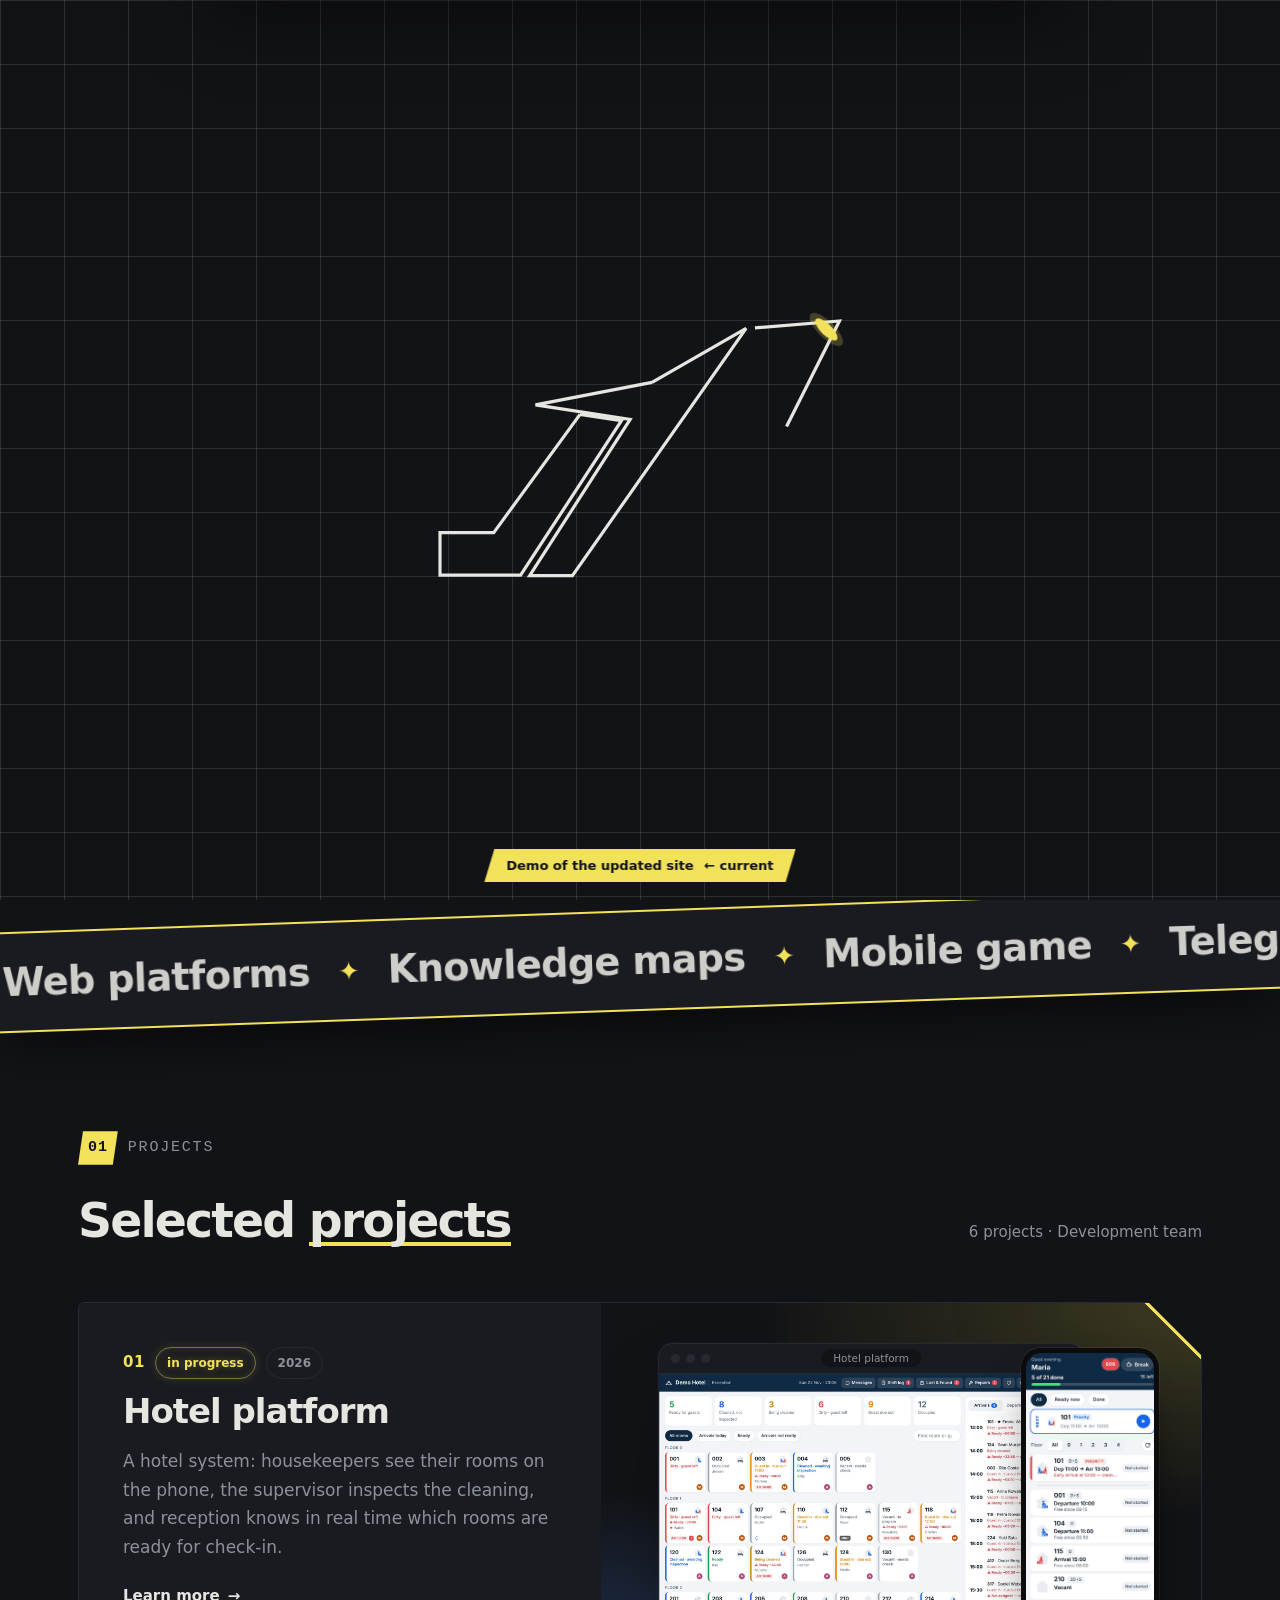
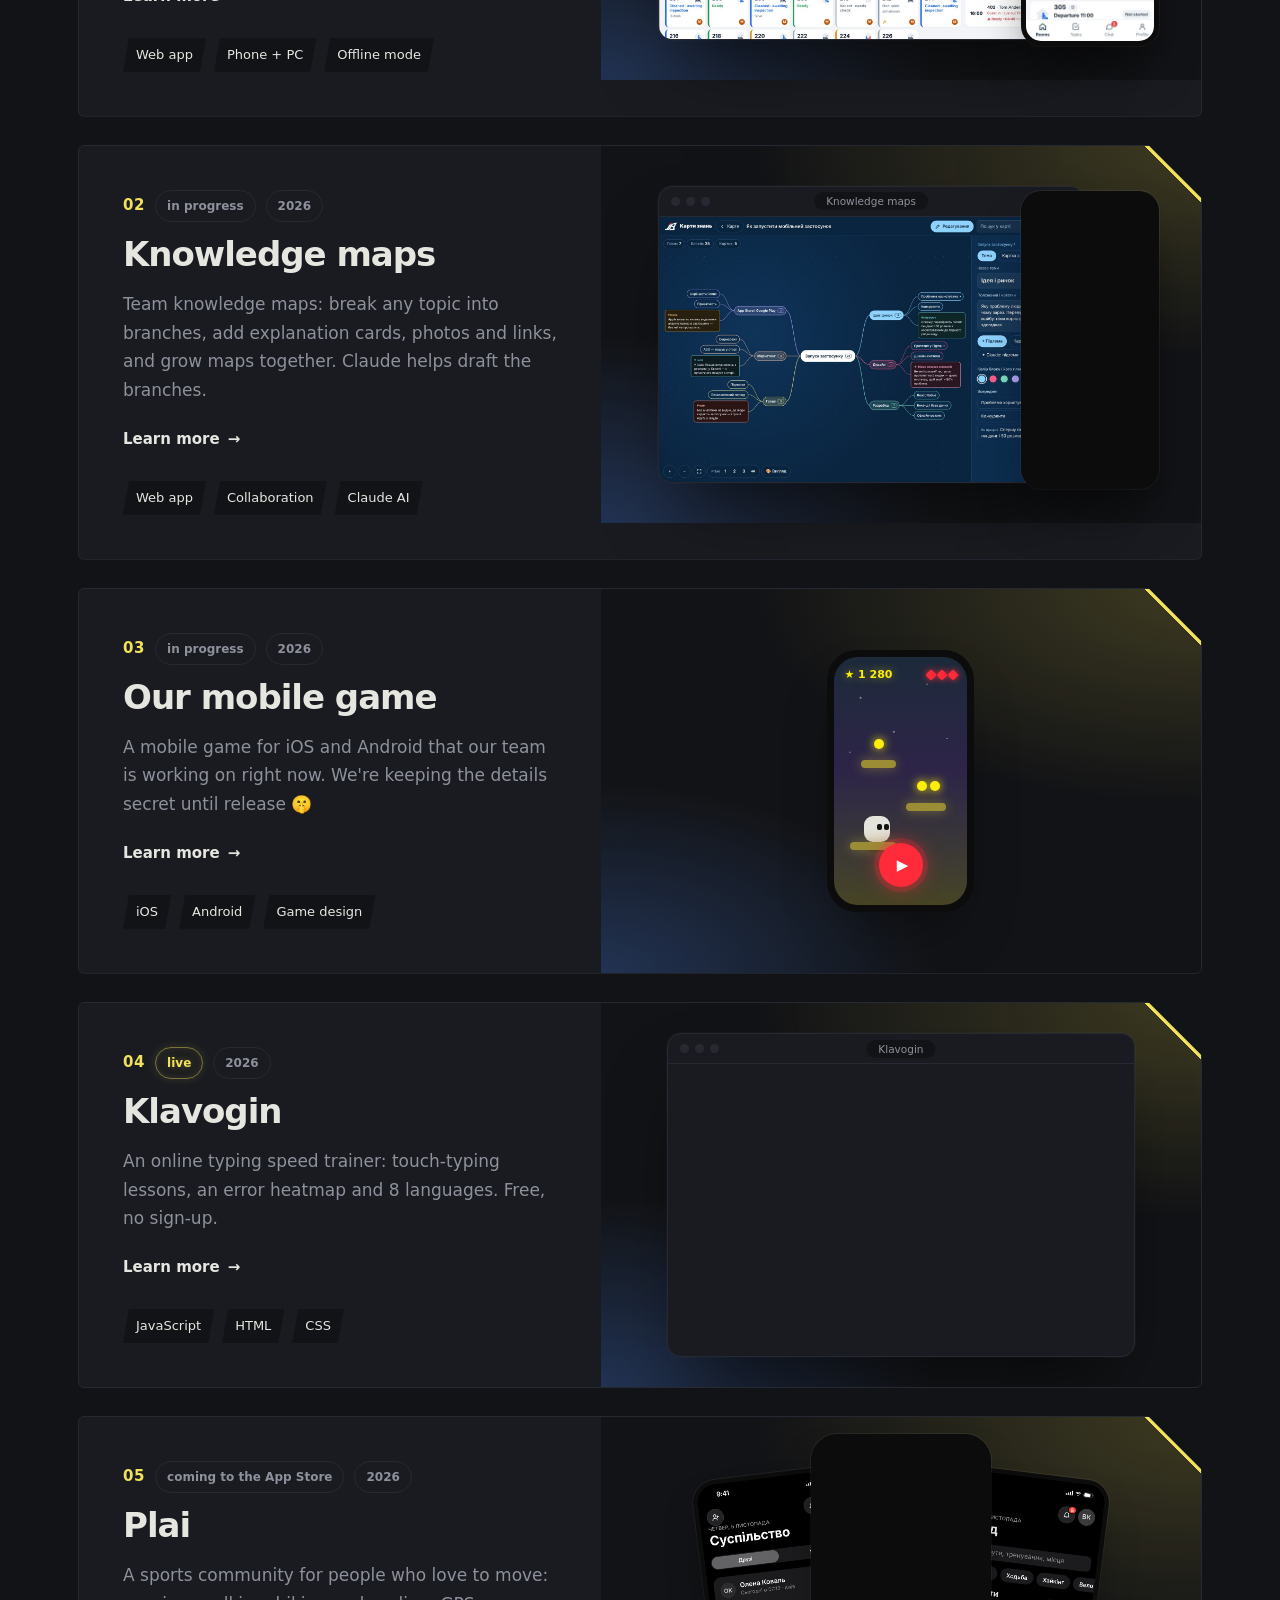
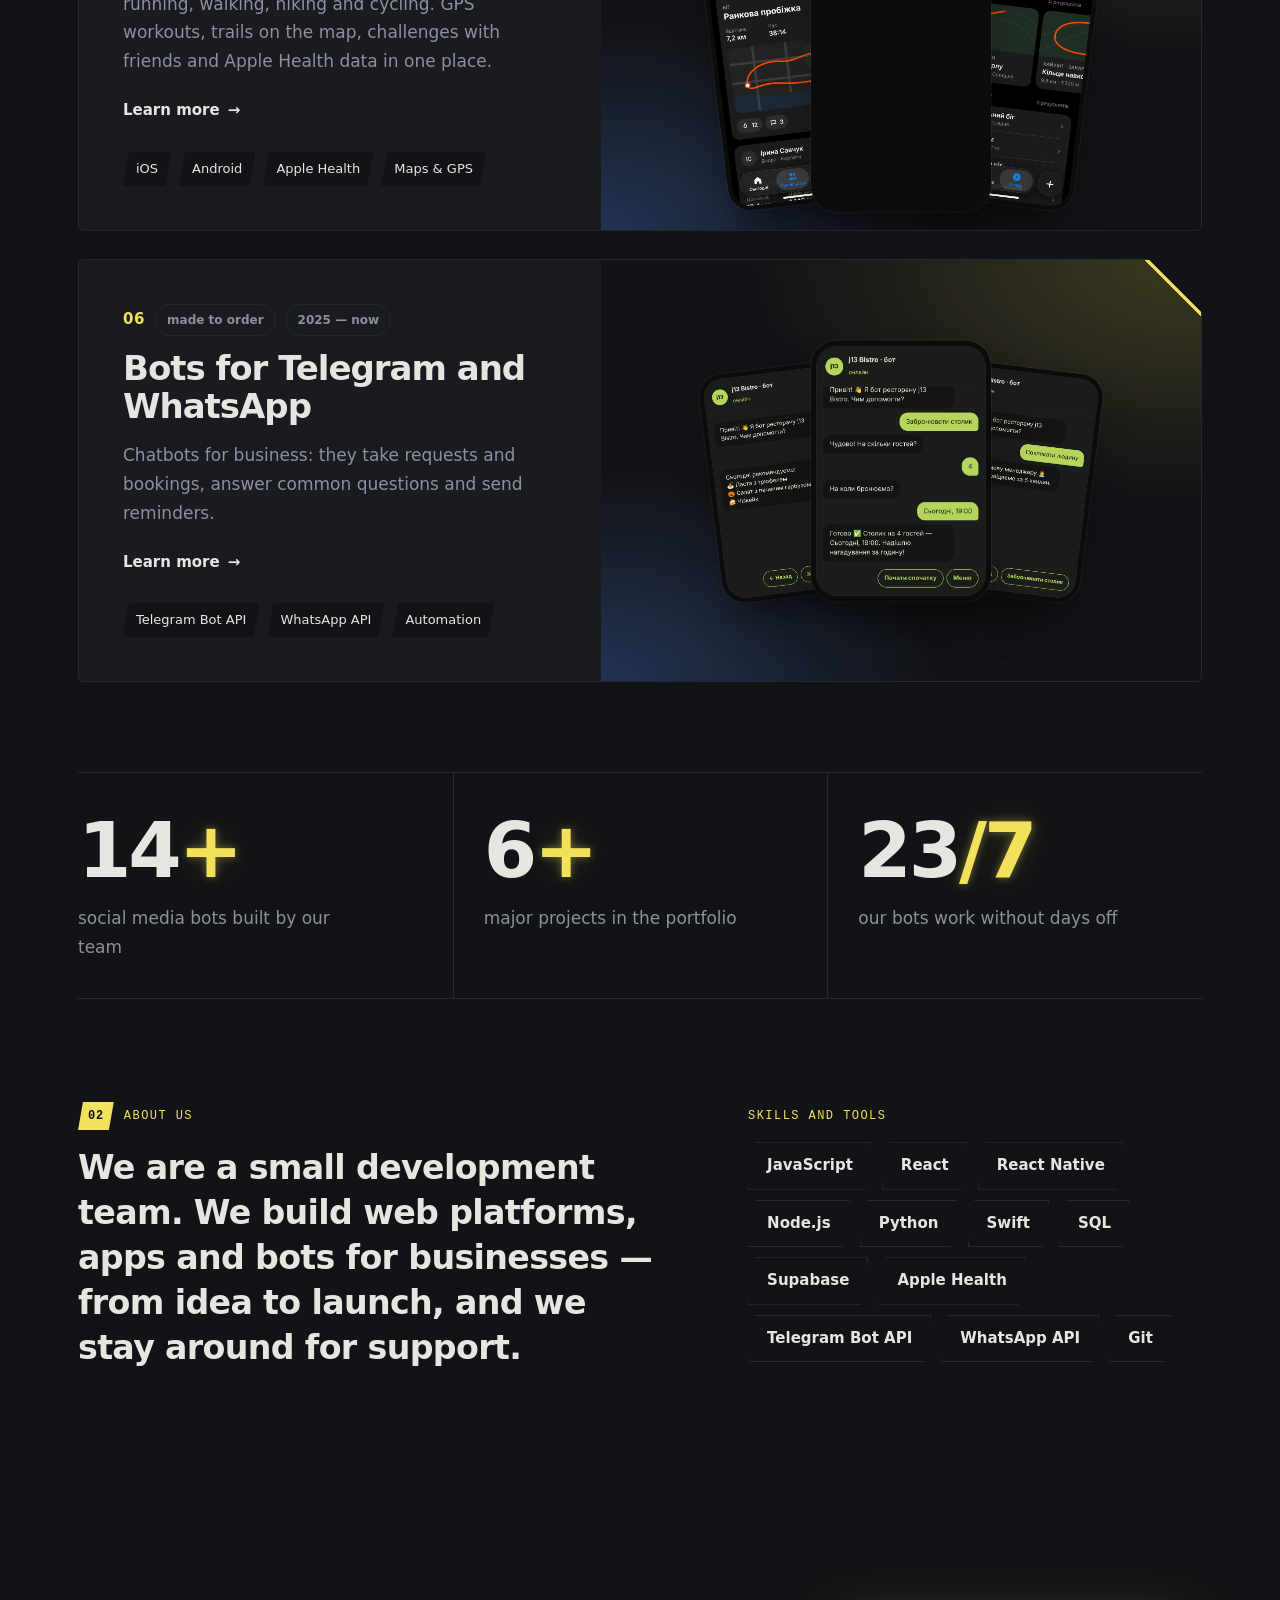
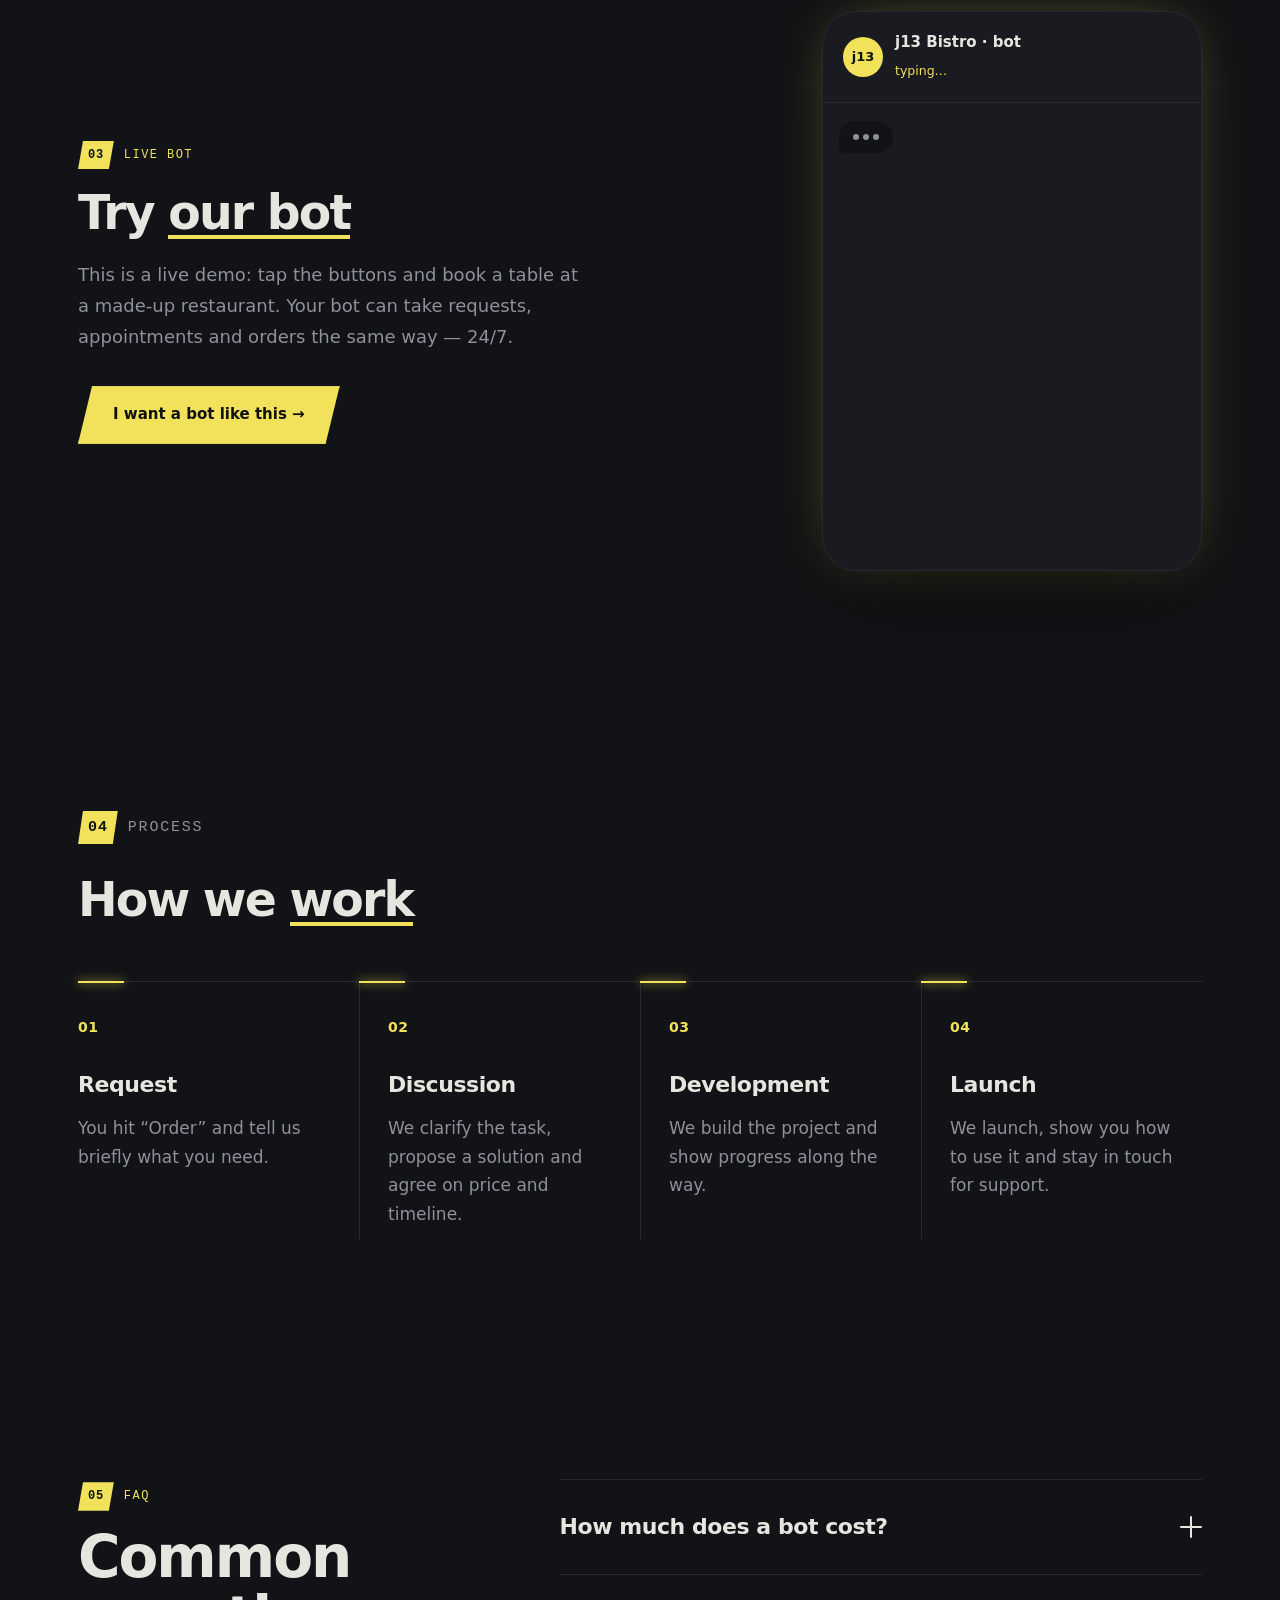
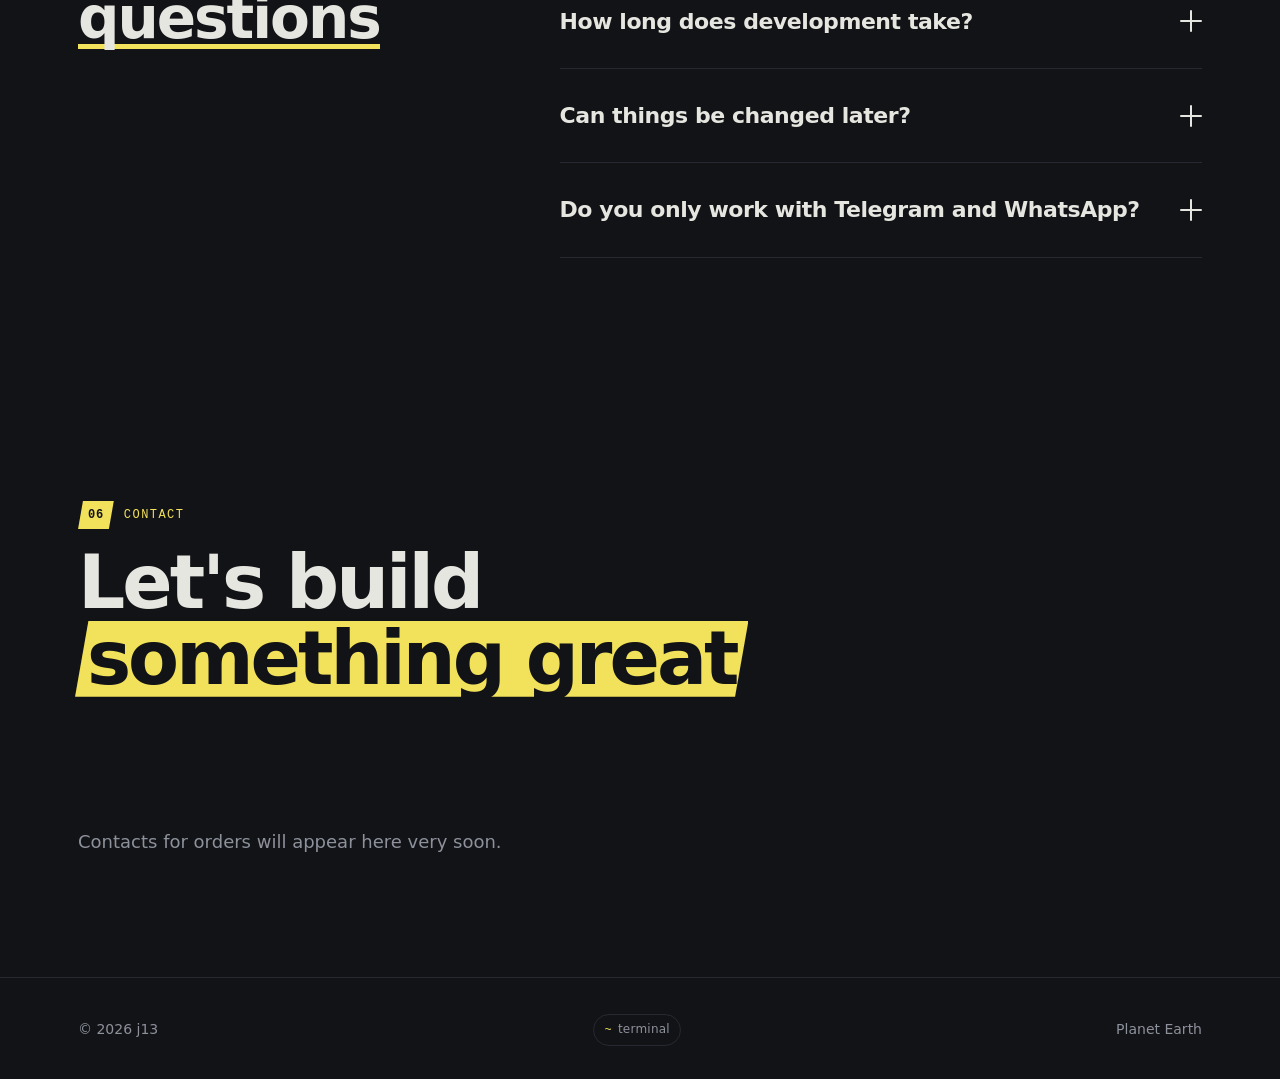
<file: next/index.html>
<!DOCTYPE html>
<html lang="uk">
<head>
  <meta charset="UTF-8">
  <meta name="viewport" content="width=device-width, initial-scale=1">
  <title>j13 — команда розробки</title>

  <!-- Опис і прев'ю, коли посилання кидають у Telegram / Instagram / Google.
       Якщо зміниш адресу сайту (свій домен) — онови og:url і og:image. -->
  <meta name="description" content="j13 — команда розробки: програми, веб-платформи й боти для Telegram і WhatsApp. Від ідеї до запуску.">
  <meta property="og:type" content="website">
  <meta property="og:title" content="j13 — команда розробки">
  <meta property="og:description" content="Програми, веб-платформи й боти для Telegram і WhatsApp. Від ідеї до запуску.">
  <meta property="og:image" content="https://rkpvrkddsb-sketch.github.io/images/og.jpg">
  <meta property="og:image:width" content="1200">
  <meta property="og:image:height" content="630">
  <meta property="og:url" content="https://rkpvrkddsb-sketch.github.io/">
  <meta name="twitter:card" content="summary_large_image">
  <meta name="theme-color" content="#131513">
  <link rel="apple-touch-icon" href="../apple-touch-icon.png">
  <link rel="manifest" href="../manifest.webmanifest">
  <meta name="apple-mobile-web-app-title" content="j13">
  <link rel="icon" href="data:image/svg+xml,%3Csvg xmlns='http://www.w3.org/2000/svg' viewBox='-60 -126 497 497'%3E%3Crect x='-60' y='-126' width='497' height='497' rx='110' fill='%23121212'/%3E%3Cg fill='%23f6f5f1'%3E%3Cpath d='M188 57.5L226 11L182 14.5L142.5 65.5L188 57.5Z'/%3E%3Cpath d='M132 88L171 94L75.9615 239.5H0V199.5H50.641L132 88Z'/%3E%3Cpath d='M199.848 57.8908L288.5 7L124.796 240H84.5L179.196 92.8158L90 79L199.848 57.8908Z'/%3E%3Cpath d='M296.834 6.5L376.5 0L306.5 139.5L301 244H131L171 185L240 212L261.5 144H199L233 97L272.5 117.5L313.5 44L253.5 67.5L280 29L296.834 6.5Z'/%3E%3C/g%3E%3C/svg%3E">
  <!-- Захист: що сторінці дозволено завантажувати (лише свої файли + шрифти Google), без чужих скриптів і плагінів -->
  <meta http-equiv="Content-Security-Policy" content="default-src 'self'; script-src 'self' 'unsafe-inline'; style-src 'self' 'unsafe-inline' https://fonts.googleapis.com; font-src https://fonts.gstatic.com; img-src 'self' data: https:; connect-src 'self'; media-src 'self'; object-src 'none'; base-uri 'self'; form-action 'self'; upgrade-insecure-requests">
  <meta name="referrer" content="strict-origin-when-cross-origin">
  <meta http-equiv="X-Content-Type-Options" content="nosniff">
  <script>
    // Захист від «клікджекінгу»: сайт не можна непомітно вбудувати в чужу сторінку
    //  (вбудовувати можна лише в сторінки цього ж сайту — наприклад, у перегляд для розкладних fold.html)
    if (/github\.io$/.test(location.hostname) && window.top !== window.self) {
      let same = false; try { same = window.top.location.origin === location.origin; } catch (e) {}
      if (!same) { try { window.top.location = window.self.location.href; } catch (e) { document.documentElement.style.display = "none"; } }
    }
    // Розкладні телефони: сайт розтягнуто на дві половини екрана (або симуляція через ?fold=h / ?fold=v)
    (function () {
      const sim = new URLSearchParams(location.search).get("fold"), H = "(horizontal-viewport-segments: 2)", V = "(vertical-viewport-segments: 2)";
      const set = () => {
        const r = document.documentElement.classList;
        r.toggle("span-h", sim === "h" || (window.matchMedia && matchMedia(H).matches));
        r.toggle("span-v", sim === "v" || (window.matchMedia && matchMedia(V).matches));
        r.toggle("sim-fold", sim === "h" || sim === "v");
      };
      set();
      if (window.matchMedia) [H, V].forEach(q => { try { matchMedia(q).addEventListener("change", set); } catch (e) {} });
    })();
  </script>
  <link rel="preconnect" href="https://fonts.googleapis.com">
  <link rel="preconnect" href="https://fonts.gstatic.com" crossorigin>
  <link href="https://fonts.googleapis.com/css2?family=Manrope:wght@400;500;600;700;800&family=Unbounded:wght@500;600;700&display=swap" rel="stylesheet">
  <link rel="stylesheet" href="../style.css?v=70">
  <link rel="stylesheet" href="next.css?v=2">
  <script>
    // Заставка: перший візит — «креслення» логотипа; перезавантаження / зміна мови — коротке «Завантаження…»
    try {
      const forceIntro = new URLSearchParams(location.search).has("intro"); // ?intro — завжди повна заставка
      const html = document.documentElement;
      if ("scrollRestoration" in history) history.scrollRestoration = "manual";   // самі вирішуємо, куди скролити
      if (matchMedia("(prefers-reduced-motion: reduce)").matches && !forceIntro) html.classList.add("no-loader");
      else {
        html.classList.add("loader-active");                                        // поки заставка — курсор схований
        if (!forceIntro && (sessionStorage.getItem("seenLoader") || window.name === "seenLoader")) html.classList.add("loader-short");
        else html.classList.add("loader-draft");
      }
      // ?intro спрацьовує один раз — прибираємо його з адреси, щоб перезавантаження показувало «Завантаження…»
      if (forceIntro) { const u = new URL(location.href); u.searchParams.delete("intro"); history.replaceState(null, "", u); }
    } catch (e) {}
  </script>
</head>
<body data-accent="glow" class="loading">
  <script>
    // тема ставиться одразу, ще до першого кадру, щоб заставка була в кольорах сайту
    try { const t = localStorage.getItem("theme"); if (t === "orb" || t === "glow") document.body.dataset.accent = t; } catch (e) {}
  </script>

  <!-- Завантажувальний екран -->
  <div class="loader" id="loader" aria-hidden="true">
    <div class="ld-grid"></div>
    <svg class="ld-logo" id="ld-logo" viewBox="0 0 377 244"><defs><filter id="ldGlow" x="-150%" y="-150%" width="400%" height="400%"><feGaussianBlur stdDeviation="22"/></filter></defs><path class="ld-glow" d="M188 57.5L226 11L182 14.5L142.5 65.5L188 57.5Z" filter="url(#ldGlow)"/><path data-o="4" class="ld-dot" d="M188 57.5L226 11L182 14.5L142.5 65.5L188 57.5Z"/><path data-o="1" d="M132 88L171 94L75.9615 239.5H0V199.5H50.641L132 88Z"/><path data-o="2" d="M199.848 57.8908L288.5 7L124.796 240H84.5L179.196 92.8158L90 79L199.848 57.8908Z"/><path data-o="3" d="M296.834 6.5L376.5 0L306.5 139.5L301 244H131L171 185L240 212L261.5 144H199L233 97L272.5 117.5L313.5 44L253.5 67.5L280 29L296.834 6.5Z"/></svg>
    <i class="ld-pen" id="ld-pen"></i>
    <canvas class="ld-scope" id="ld-scope"></canvas>
    <div class="ld-label" id="ld-label"></div>
    <div class="ld-word"><i></i><span id="ld-word"></span><b class="ld-dots"><i></i><i></i><i></i></b></div>
    <div class="ld-count"><span id="ld-count">0</span>%</div>
  </div>

  <div class="progress" id="progress"></div>

  <nav class="nav" id="nav">
    <div class="wrap">
      <a href="#top" class="logo" aria-label="j13"><svg class="wm-ghost wm-ghost-y" viewBox="0 0 377 244" aria-hidden="true"><g fill="#fcee0a"><path d="M188 57.5L226 11L182 14.5L142.5 65.5L188 57.5Z"/><path d="M132 88L171 94L75.9615 239.5H0V199.5H50.641L132 88Z"/><path d="M199.848 57.8908L288.5 7L124.796 240H84.5L179.196 92.8158L90 79L199.848 57.8908Z"/><path d="M296.834 6.5L376.5 0L306.5 139.5L301 244H131L171 185L240 212L261.5 144H199L233 97L272.5 117.5L313.5 44L253.5 67.5L280 29L296.834 6.5Z"/></g></svg><svg class="wm-ghost wm-ghost-c" viewBox="0 0 377 244" aria-hidden="true"><g fill="#2b7fff"><path d="M188 57.5L226 11L182 14.5L142.5 65.5L188 57.5Z"/><path d="M132 88L171 94L75.9615 239.5H0V199.5H50.641L132 88Z"/><path d="M199.848 57.8908L288.5 7L124.796 240H84.5L179.196 92.8158L90 79L199.848 57.8908Z"/><path d="M296.834 6.5L376.5 0L306.5 139.5L301 244H131L171 185L240 212L261.5 144H199L233 97L272.5 117.5L313.5 44L253.5 67.5L280 29L296.834 6.5Z"/></g></svg><svg class="wm-ghost wm-slice" viewBox="0 0 377 244" aria-hidden="true"><g fill="currentColor"><path fill="#ff2a3a" d="M188 57.5L226 11L182 14.5L142.5 65.5L188 57.5Z"/><path d="M132 88L171 94L75.9615 239.5H0V199.5H50.641L132 88Z"/><path d="M199.848 57.8908L288.5 7L124.796 240H84.5L179.196 92.8158L90 79L199.848 57.8908Z"/><path d="M296.834 6.5L376.5 0L306.5 139.5L301 244H131L171 185L240 212L261.5 144H199L233 97L272.5 117.5L313.5 44L253.5 67.5L280 29L296.834 6.5Z"/></g></svg><svg class="wm-implant" viewBox="0 0 377 244" aria-hidden="true"><defs><filter id="wmGlow" x="-300%" y="-300%" width="700%" height="700%"><feGaussianBlur stdDeviation="40"/></filter><filter id="wmGlow3" x="-200%" y="-200%" width="500%" height="500%"><feGaussianBlur stdDeviation="20"/></filter><filter id="wmGlow2" x="-150%" y="-150%" width="400%" height="400%"><feGaussianBlur stdDeviation="8"/></filter></defs><g><path class="wm-glow" d="M188 57.5L226 11L182 14.5L142.5 65.5L188 57.5Z" filter="url(#wmGlow)"/><path class="wm-glow wm-glow-x" d="M188 57.5L226 11L182 14.5L142.5 65.5L188 57.5Z" filter="url(#wmGlow)"/><path class="wm-glow wm-glow3" d="M188 57.5L226 11L182 14.5L142.5 65.5L188 57.5Z" filter="url(#wmGlow3)"/><path class="wm-glow wm-glow2" d="M188 57.5L226 11L182 14.5L142.5 65.5L188 57.5Z" filter="url(#wmGlow2)"/><path class="wm-dot" d="M188 57.5L226 11L182 14.5L142.5 65.5L188 57.5Z"/></g></svg><svg class="wordmark" viewBox="0 0 377 244" role="img" aria-label="j13"><g fill="currentColor"><path d="M132 88L171 94L75.9615 239.5H0V199.5H50.641L132 88Z"/><path d="M199.848 57.8908L288.5 7L124.796 240H84.5L179.196 92.8158L90 79L199.848 57.8908Z"/><path d="M296.834 6.5L376.5 0L306.5 139.5L301 244H131L171 185L240 212L261.5 144H199L233 97L272.5 117.5L313.5 44L253.5 67.5L280 29L296.834 6.5Z"/></g></svg></a>
      <ul>
        <li><a href="#projects" data-i18n="nav_projects">Проєкти</a></li>
        <li><a href="#about" data-i18n="nav_about">Про нас</a></li>
        <li><a href="#faq" data-i18n="nav_faq">Питання</a></li>
        <li><a href="#contact" data-i18n="nav_contact">Контакти</a></li>
      </ul>
      <div class="lang" id="lang" role="group" aria-label="Мова / Language">
        <button data-l="uk">UA</button><button data-l="en">EN</button>
      </div>
      <div class="themes" id="themes" aria-label="Тема сайту">
        <button data-v="glow" title="Ніч" aria-label="Ніч"></button>
        <button data-v="orb" title="Сяйво" aria-label="Сяйво"></button>
      </div>
      <button class="burger" id="burger" aria-label="Меню" aria-expanded="false"><i></i><i></i></button>
    </div>
  </nav>

  <!-- Мобільне меню -->
  <div class="m-menu" id="m-menu" aria-hidden="true">
    <div class="wrap">
      <nav class="m-links">
        <a href="#projects" data-i18n="nav_projects">Проєкти</a>
        <a href="#about" data-i18n="nav_about">Про нас</a>
        <a href="#experience" data-i18n="nav_exp">Досвід</a>
        <a href="#faq" data-i18n="nav_faq">Питання</a>
        <a href="#contact" data-i18n="nav_contact">Контакти</a>
      </nav>
      <div class="m-foot" id="m-foot"></div>
    </div>
  </div>

  <!-- ============ ГОЛОВНА ============ -->
  <div id="home">
    <header class="hero" id="top">
      <div class="orb"></div>
      <div class="grid-bg"></div><div class="spot"></div>
      <div class="wrap">
        <span class="badge fade-in" style="--d:0s"><i></i><span id="available"></span></span>
        <h1 id="headline"></h1>
        <p class="intro fade-in" id="intro"></p>
        <div class="meta fade-in" id="hero-meta">
          <a href="#contact" class="btn primary magnet" data-i18n="btn_order">Замовити</a>
          <a href="#projects" class="btn magnet" data-i18n="btn_work">Проєкти</a>
        </div>
      </div>
    </header>

    <div class="marquee"><div class="track" id="marquee"></div></div>

    <section id="projects">
      <div class="wrap">
        <div class="sec-head reveal">
          <h2 data-i18n="h_projects">Вибрані <span class="em">проєкти</span></h2>
          <span id="projects-count"></span>
        </div>
        <div class="projects" id="projects-list"></div>
      </div>
    </section>

    <section id="about">
      <div class="wrap">
        <div class="stats reveal" id="stats"></div>
        <div class="about-grid">
          <div class="reveal">
            <span class="label" data-i18n="l_about">Про нас</span>
            <p class="big" id="about-text"></p>
          </div>
          <div class="reveal">
            <span class="label" data-i18n="l_skills">Навички та інструменти</span>
            <div class="skills" id="skills"></div>
          </div>
        </div>
      </div>
    </section>

    <section id="experience">
      <div class="wrap">
        <div class="sec-head reveal"><h2 data-i18n="h_exp">Досвід</h2></div>
        <div class="timeline" id="timeline"></div>
      </div>
    </section>

    <section id="demo">
      <div class="wrap demo-grid">
        <div class="demo-text reveal">
          <h2 id="demo-h"></h2>
          <p id="demo-p"></p>
          <a href="#contact" class="btn primary magnet" id="demo-cta"></a>
        </div>
        <div class="demo-phone reveal" id="demo-phone" aria-live="polite">
          <div class="dp-top"><i>j13</i><div><b id="demo-name"></b><small id="demo-online"></small></div></div>
          <div class="dp-msgs" id="demo-msgs"></div>
          <div class="dp-btns" id="demo-btns"></div>
        </div>
      </div>
    </section>

    <section id="process">
      <div class="wrap">
        <div class="sec-head reveal"><h2 data-i18n="h_process">Як ми <span class="em">працюємо</span></h2></div>
        <ol class="steps" id="steps"></ol>
      </div>
    </section>

    <section id="reviews" hidden>
      <div class="wrap">
        <div class="sec-head reveal"><h2 data-i18n="h_reviews">Що кажуть <span class="em">клієнти</span></h2></div>
        <div class="reviews" id="reviews-list"></div>
      </div>
    </section>

    <section id="faq">
      <div class="wrap faq-grid">
        <div class="reveal">
          <span class="label" data-i18n="l_faq">Питання</span>
          <h2 class="faq-title" data-i18n="h_faq">Часті <span class="em">питання</span></h2>
        </div>
        <div class="faq-list" id="faq-list"></div>
      </div>
    </section>

    <section id="contact" class="contact">
      <div class="wrap reveal">
        <span class="label" data-i18n="l_contact">Контакти</span>
        <h2 data-i18n="h_contact">Давайте зробимо<br><span class="em">щось класне</span></h2>
        <a class="mail" id="mail"></a>
        <div class="socials" id="socials"></div>
        <p class="soon" id="contact-soon" hidden data-i18n="contact_soon">Контакти для замовлень з'являться тут зовсім скоро.</p>
      </div>
    </section>
  </div>

  <!-- ============ СТОРІНКА ПРОЄКТУ ============ -->
  <main id="project-page" hidden></main>

  <footer><div class="wrap"><span id="foot-name"></span><button class="term-hint" id="term-hint" type="button" aria-label="Terminal"><kbd>~</kbd> terminal</button><span id="foot-loc"></span></div></footer>

  <!-- Термінал-пасхалка: відкривається клавішею ~ -->
  <div class="term" id="term" role="dialog" aria-label="j13 terminal" hidden>
    <div class="term-bar"><i></i><i></i><i></i><span>guest@j13 — terminal</span><button type="button" class="term-x" id="term-x" aria-label="Close">×</button></div>
    <div class="term-out" id="term-out"></div>
    <label class="term-line"><span class="term-ps">guest@j13:~$</span><input id="term-in" autocomplete="off" autocapitalize="off" spellcheck="false" aria-label="command"></label>
  </div>

  <!-- Курсор -->
  <div class="cur" id="cur"><i class="cur-shape"></i><span class="cur-label" data-i18n="cur_view">Дивитись →</span></div>


  <div class="toast" id="toast"></div>

  <!-- Кнопка «вгору» з кільцем прогресу прокрутки -->
  <button class="to-top magnet" id="to-top" type="button" aria-label="Вгору">
    <svg viewBox="0 0 48 48" aria-hidden="true"><circle class="t" cx="24" cy="24" r="21"/><circle class="p" cx="24" cy="24" r="21" pathLength="1"/><path d="M24 31V17m-6 6 6-6 6 6"/></svg>
  </button>

  <script>
    // ---- Мова сайту: ?lang= → збережений вибір → мова браузера ----
    // HOME_LANG — «рідна» мова відвідувача (кнопка зліва в перемикачі), друга кнопка завжди EN.
    (function () {
      var SUP = ["uk", "en", "es", "de", "fr", "pl", "pt", "it"];
      var norm = function (l) { l = String(l || "").toLowerCase().slice(0, 2); if (l === "ru" || l === "be") l = "uk"; return SUP.indexOf(l) >= 0 ? l : null; };
      var list = (navigator.languages && navigator.languages.length) ? navigator.languages : [navigator.language];
      var auto = null, home = null;
      for (var i = 0; i < list.length; i++) { var m = norm(list[i]); if (m && !auto) auto = m; if (m && m !== "en" && !home) home = m; }
      var q = norm(new URLSearchParams(location.search).get("lang")), saved = null, savedHome = null;
      try { saved = norm(localStorage.getItem("lang")); savedHome = norm(localStorage.getItem("homeLang")); } catch (e) {}
      var lang = q || saved || auto || "en";
      home = (lang !== "en" ? lang : (savedHome || home)) || "uk";
      try { localStorage.setItem("homeLang", home); } catch (e) {}
      window.SITE_LANG = lang; window.HOME_LANG = home;
      document.documentElement.lang = lang;
      document.write('<script src="../' + (lang === "uk" ? "content.js" : "content-" + lang + ".js") + '?v=70"><\/script>');
    })();
  </script>
  <script>
    // ---- Мова сайту: збережений вибір → ?lang= → мова браузера ----
    const LANG = window.SITE_LANG, HOME = window.HOME_LANG;
    const NATIVE = {"uk": ["UA", "УКРАЇНСЬКА"], "en": ["EN", "ENGLISH"], "es": ["ES", "ESPAÑOL"], "de": ["DE", "DEUTSCH"], "fr": ["FR", "FRANÇAIS"], "pl": ["PL", "POLSKI"], "pt": ["PT", "PORTUGUÊS"], "it": ["IT", "ITALIANO"]};
    var site = { uk: () => site_uk, en: () => site_en, es: () => site_es, de: () => site_de, fr: () => site_fr, pl: () => site_pl, pt: () => site_pt, it: () => site_it }[LANG]();
    site = JSON.parse(JSON.stringify(site).replace(/"(images\/|klavogin\/)/g, '"../$1'));

    // Тексти інтерфейсу (заголовки, кнопки). Тексти про тебе — у content.js / content-en.js
    const I18N = {
      uk: {
        nav_projects: "Проєкти", nav_about: "Про нас", nav_exp: "Досвід", nav_faq: "Питання", nav_contact: "Контакти",
        btn_order: "Замовити", btn_work: "Проєкти",
        h_projects: 'Вибрані <span class="em">проєкти</span>', projects_word: " проєкти · ",
        l_about: "Про нас", l_skills: "Навички та інструменти", contact_soon: "Контакти для замовлень з'являться тут зовсім скоро.", to_top: "Вгору", tab_away: "▮ сигнал втрачено · j13", tab_back: "◉ з'єднання є · j13", h_exp: "Досвід", h_process: 'Як ми <span class="em">працюємо</span>',
        h_reviews: 'Що кажуть <span class="em">клієнти</span>',
        l_faq: "Питання", h_faq: 'Часті <span class="em">питання</span>',
        l_contact: "Контакти", h_contact: 'Давайте зробимо<br><span class="em">щось класне</span>',
        cur_view: "Дивитись →", more: "Детальніше", back: "← Усі проєкти", open: "Відкрити проєкт ↗",
        task: "Задача", solution: "Рішення", result: "Результат",
        features: 'Що <span class="em">вміє</span>', next: "Наступний проєкт",
        toast_secret: "🎉 Ти знайшов секретну тему!", toast_back: "Повернулись у звичайний світ 👋",
        themes: ["Ніч", "Сяйво"], loading: "Завантаження",
        chat: ["Привіт! Хочу забронювати столик на вечір 🙌", "Звісно! На скільки осіб і о котрій?", "Нас 4, о 19:00",
               "Готово ✅ Чекаємо вас о 19:00. Нагадаю за годину!", "Змінити час", "Скасувати"]
      },
      en: {
        nav_projects: "Projects", nav_about: "About", nav_exp: "Experience", nav_faq: "FAQ", nav_contact: "Contact",
        btn_order: "Order", btn_work: "Projects",
        h_projects: 'Selected <span class="em">projects</span>', projects_word: " projects · ",
        l_about: "About us", l_skills: "Skills and tools", contact_soon: "Contacts for orders will appear here very soon.", to_top: "Back to top", tab_away: "▮ signal lost · j13", tab_back: "◉ connected · j13", h_exp: "Experience", h_process: 'How we <span class="em">work</span>',
        h_reviews: 'What <span class="em">clients</span> say',
        l_faq: "FAQ", h_faq: 'Common <span class="em">questions</span>',
        l_contact: "Contact", h_contact: 'Let\'s build<br><span class="em">something great</span>',
        cur_view: "View →", more: "Learn more", back: "← All projects", open: "Open project ↗",
        task: "Challenge", solution: "Solution", result: "Result",
        features: 'What it <span class="em">does</span>', next: "Next project",
        toast_secret: "🎉 You found the secret theme!", toast_back: "Back to the normal world 👋",
        themes: ["Night", "Aurora"], loading: "Loading",
        chat: ["Hi! I'd like to book a table for tonight 🙌", "Sure! For how many people and what time?", "4 of us, at 7 pm",
               "Done ✅ See you at 7 pm. I'll remind you an hour before!", "Change time", "Cancel"]
      },
      es: { nav_projects: "Proyectos", nav_about: "Nosotros", nav_exp: "Experiencia", nav_faq: "Preguntas", nav_contact: "Contacto", btn_order: "Encargar", btn_work: "Proyectos", h_projects: "Proyectos <span class=\"em\">destacados</span>", projects_word: " proyectos · ", l_about: "Sobre nosotros", l_skills: "Habilidades y herramientas", contact_soon: "Los contactos para pedidos aparecerán aquí muy pronto.", to_top: "Arriba", tab_away: "▮ señal perdida · j13", tab_back: "◉ conectado · j13", h_exp: "Experiencia", h_process: "Cómo <span class=\"em\">trabajamos</span>", h_reviews: "Qué dicen los <span class=\"em\">clientes</span>", l_faq: "Preguntas", h_faq: "Preguntas <span class=\"em\">frecuentes</span>", l_contact: "Contacto", h_contact: "Hagamos<br><span class=\"em\">algo genial</span>", cur_view: "Ver →", more: "Saber más", back: "← Todos los proyectos", open: "Abrir proyecto ↗", task: "Reto", solution: "Solución", result: "Resultado", features: "Qué <span class=\"em\">hace</span>", next: "Siguiente proyecto", toast_secret: "🎉 ¡Has encontrado el tema secreto!", toast_back: "De vuelta al mundo normal 👋", themes: ["Noche", "Aurora"], loading: "Cargando", chat: ["¡Hola! Quiero reservar mesa para esta noche 🙌", "¡Claro! ¿Para cuántas personas y a qué hora?", "Somos 4, a las 19:00", "Listo ✅ Os esperamos a las 19:00. ¡Te lo recuerdo una hora antes!", "Cambiar hora", "Cancelar"] },
      de: { nav_projects: "Projekte", nav_about: "Über uns", nav_exp: "Erfahrung", nav_faq: "Fragen", nav_contact: "Kontakt", btn_order: "Bestellen", btn_work: "Projekte", h_projects: "Ausgewählte <span class=\"em\">Projekte</span>", projects_word: " Projekte · ", l_about: "Über uns", l_skills: "Skills und Tools", contact_soon: "Kontakte für Bestellungen erscheinen hier schon sehr bald.", to_top: "Nach oben", tab_away: "▮ Signal verloren · j13", tab_back: "◉ verbunden · j13", h_exp: "Erfahrung", h_process: "Wie wir <span class=\"em\">arbeiten</span>", h_reviews: "Was <span class=\"em\">Kunden</span> sagen", l_faq: "Fragen", h_faq: "Häufige <span class=\"em\">Fragen</span>", l_contact: "Kontakt", h_contact: "Lass uns<br><span class=\"em\">etwas Großes bauen</span>", cur_view: "Ansehen →", more: "Mehr erfahren", back: "← Alle Projekte", open: "Projekt öffnen ↗", task: "Aufgabe", solution: "Lösung", result: "Ergebnis", features: "Was es <span class=\"em\">kann</span>", next: "Nächstes Projekt", toast_secret: "🎉 Du hast das geheime Theme gefunden!", toast_back: "Zurück in der normalen Welt 👋", themes: ["Nacht", "Polarlicht"], loading: "Laden", chat: ["Hallo! Ich möchte für heute Abend einen Tisch reservieren 🙌", "Gern! Für wie viele Personen und um wie viel Uhr?", "Wir sind 4, um 19 Uhr", "Erledigt ✅ Wir erwarten euch um 19 Uhr. Ich erinnere eine Stunde vorher!", "Zeit ändern", "Stornieren"] },
      fr: { nav_projects: "Projets", nav_about: "À propos", nav_exp: "Expérience", nav_faq: "Questions", nav_contact: "Contact", btn_order: "Commander", btn_work: "Projets", h_projects: "Projets <span class=\"em\">choisis</span>", projects_word: " projets · ", l_about: "À propos de nous", l_skills: "Compétences et outils", contact_soon: "Les contacts pour commander apparaîtront ici très bientôt.", to_top: "Haut de page", tab_away: "▮ signal perdu · j13", tab_back: "◉ connecté · j13", h_exp: "Expérience", h_process: "Comment nous <span class=\"em\">travaillons</span>", h_reviews: "Ce que disent nos <span class=\"em\">clients</span>", l_faq: "Questions", h_faq: "Questions <span class=\"em\">fréquentes</span>", l_contact: "Contact", h_contact: "Créons ensemble<br><span class=\"em\">quelque chose de génial</span>", cur_view: "Voir →", more: "En savoir plus", back: "← Tous les projets", open: "Ouvrir le projet ↗", task: "Défi", solution: "Solution", result: "Résultat", features: "Ce qu'il <span class=\"em\">fait</span>", next: "Projet suivant", toast_secret: "🎉 Tu as trouvé le thème secret !", toast_back: "Retour au monde normal 👋", themes: ["Nuit", "Aurore"], loading: "Chargement", chat: ["Bonjour ! Je voudrais réserver une table pour ce soir 🙌", "Bien sûr ! Pour combien de personnes et à quelle heure ?", "Nous sommes 4, à 19 h", "C'est fait ✅ On vous attend à 19 h. Je vous le rappelle une heure avant !", "Changer l'heure", "Annuler"] },
      pl: { nav_projects: "Projekty", nav_about: "O nas", nav_exp: "Doświadczenie", nav_faq: "Pytania", nav_contact: "Kontakt", btn_order: "Zamów", btn_work: "Projekty", h_projects: "Wybrane <span class=\"em\">projekty</span>", projects_word: " projekty · ", l_about: "O nas", l_skills: "Umiejętności i narzędzia", contact_soon: "Kontakty do zamówień pojawią się tu już wkrótce.", to_top: "Do góry", tab_away: "▮ utracono sygnał · j13", tab_back: "◉ połączono · j13", h_exp: "Doświadczenie", h_process: "Jak <span class=\"em\">pracujemy</span>", h_reviews: "Co mówią <span class=\"em\">klienci</span>", l_faq: "Pytania", h_faq: "Częste <span class=\"em\">pytania</span>", l_contact: "Kontakt", h_contact: "Zróbmy razem<br><span class=\"em\">coś świetnego</span>", cur_view: "Zobacz →", more: "Więcej", back: "← Wszystkie projekty", open: "Otwórz projekt ↗", task: "Zadanie", solution: "Rozwiązanie", result: "Efekt", features: "Co <span class=\"em\">potrafi</span>", next: "Następny projekt", toast_secret: "🎉 Znalazłeś sekretny motyw!", toast_back: "Powrót do zwykłego świata 👋", themes: ["Noc", "Zorza"], loading: "Ładowanie", chat: ["Cześć! Chcę zarezerwować stolik na wieczór 🙌", "Jasne! Na ile osób i na którą?", "Będzie nas 4, na 19:00", "Gotowe ✅ Czekamy o 19:00. Przypomnę godzinę wcześniej!", "Zmień godzinę", "Anuluj"] },
      pt: { nav_projects: "Projetos", nav_about: "Sobre nós", nav_exp: "Experiência", nav_faq: "Perguntas", nav_contact: "Contacto", btn_order: "Encomendar", btn_work: "Projetos", h_projects: "Projetos <span class=\"em\">escolhidos</span>", projects_word: " projetos · ", l_about: "Sobre nós", l_skills: "Competências e ferramentas", contact_soon: "Os contactos para encomendas vão aparecer aqui muito em breve.", to_top: "Topo", tab_away: "▮ sinal perdido · j13", tab_back: "◉ ligado · j13", h_exp: "Experiência", h_process: "Como <span class=\"em\">trabalhamos</span>", h_reviews: "O que dizem os <span class=\"em\">clientes</span>", l_faq: "Perguntas", h_faq: "Perguntas <span class=\"em\">frequentes</span>", l_contact: "Contacto", h_contact: "Vamos criar<br><span class=\"em\">algo incrível</span>", cur_view: "Ver →", more: "Saber mais", back: "← Todos os projetos", open: "Abrir projeto ↗", task: "Desafio", solution: "Solução", result: "Resultado", features: "O que <span class=\"em\">faz</span>", next: "Próximo projeto", toast_secret: "🎉 Encontraste o tema secreto!", toast_back: "De volta ao mundo normal 👋", themes: ["Noite", "Aurora"], loading: "A carregar", chat: ["Olá! Quero reservar uma mesa para hoje à noite 🙌", "Claro! Para quantas pessoas e a que horas?", "Somos 4, às 19:00", "Feito ✅ Esperamos por vocês às 19:00. Lembro uma hora antes!", "Mudar hora", "Cancelar"] },
      it: { nav_projects: "Progetti", nav_about: "Chi siamo", nav_exp: "Esperienza", nav_faq: "Domande", nav_contact: "Contatti", btn_order: "Ordina", btn_work: "Progetti", h_projects: "Progetti <span class=\"em\">scelti</span>", projects_word: " progetti · ", l_about: "Chi siamo", l_skills: "Competenze e strumenti", contact_soon: "I contatti per gli ordini appariranno qui molto presto.", to_top: "Torna su", tab_away: "▮ segnale perso · j13", tab_back: "◉ connesso · j13", h_exp: "Esperienza", h_process: "Come <span class=\"em\">lavoriamo</span>", h_reviews: "Cosa dicono i <span class=\"em\">clienti</span>", l_faq: "Domande", h_faq: "Domande <span class=\"em\">frequenti</span>", l_contact: "Contatti", h_contact: "Creiamo insieme<br><span class=\"em\">qualcosa di grande</span>", cur_view: "Vedi →", more: "Scopri di più", back: "← Tutti i progetti", open: "Apri progetto ↗", task: "Sfida", solution: "Soluzione", result: "Risultato", features: "Cosa <span class=\"em\">fa</span>", next: "Progetto successivo", toast_secret: "🎉 Hai trovato il tema segreto!", toast_back: "Di nuovo nel mondo normale 👋", themes: ["Notte", "Aurora"], loading: "Caricamento", chat: ["Ciao! Vorrei prenotare un tavolo per stasera 🙌", "Certo! Per quante persone e a che ora?", "Siamo in 4, alle 19:00", "Fatto ✅ Vi aspettiamo alle 19:00. Ve lo ricordo un'ora prima!", "Cambia orario", "Annulla"] }
    };
    const T = I18N[LANG];
    document.documentElement.lang = LANG;
    document.querySelectorAll("[data-i18n]").forEach(el => { if (T[el.dataset.i18n] != null) el.innerHTML = T[el.dataset.i18n]; });
    document.querySelectorAll("#themes button").forEach((b, i) => { b.title = T.themes[i]; b.setAttribute("aria-label", T.themes[i]); });
    // перемикач: рідна мова відвідувача ↔ англійська
    document.getElementById("lang").innerHTML = `<button data-l="${HOME}" title="${NATIVE[HOME][1]}">${NATIVE[HOME][0]}</button><button data-l="en" title="ENGLISH">EN</button>`;
    document.querySelectorAll("#lang button").forEach(b => {
      b.classList.toggle("on", b.dataset.l === LANG);
      b.onclick = () => {
        if (b.dataset.l === LANG) return;
        try { localStorage.setItem("lang", b.dataset.l); sessionStorage.setItem("keepScroll", scrollY); sessionStorage.setItem("drawLang", b.dataset.l); } catch (e) {}
        // екран «вмикається» як кінескоп і закриває сторінку, потім перезавантаження — і нова мова з'являється з того ж екрана
        const cover = document.createElement("div"); cover.className = "crt-cover";
        cover.innerHTML = "";
        document.body.appendChild(cover);
        document.documentElement.classList.add("loader-active");
        setTimeout(() => {
          const u = new URL(location.href); u.searchParams.delete("lang"); u.searchParams.delete("intro"); u.hash = "";
          if (u.toString() === location.href.split("#")[0] || u.toString() === location.href) location.reload();
          else location.replace(u.toString());
        }, 520);
      };
    });
  </script>
  <script>
    // ---- Збирає сторінку з content.js (тут нічого міняти не треба) ----
    const $ = id => document.getElementById(id);
    const esc = s => String(s ?? "").replace(/[&<>"]/g, c => ({'&':'&amp;','<':'&lt;','>':'&gt;','"':'&quot;'}[c]));
    const pad = i => String(i + 1).padStart(2, "0");
    const finePointer = matchMedia("(hover: hover) and (pointer: fine)").matches;

    $("available").textContent = site.available;
    $("intro").textContent = site.tagline || ""; if (!site.tagline) $("intro").hidden = true;
    $("about-text").textContent = site.intro;
    $("foot-name").textContent = "© " + new Date().getFullYear() + " " + site.name;
    $("foot-loc").textContent = site.location;
    // правильна форма слова «проєкт» для кожної мови (1 проєкт, 3 проєкти, 5 проєктів…)
    const PW = { uk: { one: "проєкт", few: "проєкти", many: "проєктів" }, en: { one: "project", other: "projects" },
      es: { one: "proyecto", other: "proyectos" }, de: { one: "Projekt", other: "Projekte" }, fr: { one: "projet", other: "projets" },
      pl: { one: "projekt", few: "projekty", many: "projektów" }, pt: { one: "projeto", other: "projetos" }, it: { one: "progetto", other: "progetti" } }[LANG];
    const nP = site.projects.length, form = new Intl.PluralRules(LANG).select(nP);
    $("projects-count").textContent = nP + " " + (PW[form] || PW.other || PW.many) + " · " + site.role;

    // Анімований заголовок: кожне слово виїжджає знизу по черзі
    const words = site.headline.split(" ");
    $("headline").innerHTML = words.map((w, i) => `<span class="w"><span style="--i:${i}">${esc(w)}</span></span>`).join(" ");
    const afterTitle = (words.length * 70 + 500) / 1000;
    $("intro").style.setProperty("--d", afterTitle + "s");
    $("hero-meta").style.setProperty("--d", (afterTitle + .15) + "s");

    // Біжучий рядок
    const mq = (site.marquee || []).map(m => {
      const t = typeof m === "string" ? { text: m } : m;
      const p = t.project && site.projects.find(x => x.slug === t.project);
      return (p ? `<a href="#p-${esc(p.slug)}" title="${esc(p.title)}">${esc(t.text)}</a>` : `<span>${esc(t.text)}</span>`) + `<i>✦</i>`;
    }).join("");
    $("marquee").innerHTML = [mq, mq, mq, mq].map((h, k) => k ? h.replace(/<a /g, '<a tabindex="-1" ') : h).join("");

    // Лічильники
    $("stats").innerHTML = (site.stats || []).map(s => `
      <div class="stat"><div class="n"><span data-to="${+s.value}">0</span><em>${esc(s.suffix)}</em></div>
      <p>${esc(s.label)}</p></div>`).join("");

    const mock = `<div class="mock"><div class="win"><div class="bar"><i></i><i></i><i></i></div>
      <div class="body"><div class="side"><b></b><b></b><b style="width:70%"></b><b></b></div>
      <div class="main"><b style="width:45%;height:12px"></b><div class="cards"><div></div><div></div><div></div></div>
      <div class="chart"></div><b></b><b style="width:80%"></b></div></div></div></div>`;

    const chatMock = `<div class="mock"><div class="phone"><div class="ph-top"><i></i><div><b></b><b style="width:50%"></b></div></div>
      <div class="msgs"><div class="m in">${T.chat[0]}</div>
      <div class="m out">${T.chat[1]}</div>
      <div class="m in">${T.chat[2]}</div>
      <div class="m out">${T.chat[3]}</div>
      <div class="btns"><span>${T.chat[4]}</span><span>${T.chat[5]}</span></div></div></div></div>`;

    // скріншот показуємо у «вікні браузера» на тому ж кольоровому фоні, що й заглушки
    const shot = p => `<div class="mock"><div class="win shot"><div class="bar"><i></i><i></i><i></i><span class="addr">${esc(p.title)}</span></div>
      <img src="${esc(p.image)}" alt="${esc(p.title)}" loading="lazy" decoding="async"></div></div>`;
    // заглушка для гри: телефон з ігровим екраном
    const gameMock = `<div class="mock"><div class="phone game"><div class="gm-screen">
      <div class="gm-hud"><span>★ 1 280</span><span class="gm-lives"><i></i><i></i><i></i></span></div>
      <div class="gm-stars"></div>
      <div class="gm-coin c1"></div><div class="gm-coin c2"></div><div class="gm-coin c3"></div>
      <div class="gm-hero"><i></i></div>
      <div class="gm-plat p1"></div><div class="gm-plat p2"></div><div class="gm-plat p3"></div>
      <div class="gm-play">▶</div>
    </div></div></div>`;
    // заглушка для Plai: екран «Сьогодні» в стилі iOS + іконка застосунку
    const PL = {"uk": ["Сьогодні", "кроків", "Біг", "Сон", "Готовність"], "en": ["Today", "steps", "Run", "Sleep", "Readiness"], "es": ["Hoy", "pasos", "Carrera", "Sueño", "Preparación"], "de": ["Heute", "Schritte", "Lauf", "Schlaf", "Bereitschaft"], "fr": ["Aujourd'hui", "pas", "Course", "Sommeil", "Forme"], "pl": ["Dziś", "kroków", "Bieg", "Sen", "Gotowość"], "pt": ["Hoje", "passos", "Corrida", "Sono", "Prontidão"], "it": ["Oggi", "passi", "Corsa", "Sonno", "Prontezza"]}[LANG] || ["Today", "steps", "Run", "Sleep", "Readiness"];
    const plaiMock = `<div class="mock"><div class="plai-wrap">
      <div class="plai-icon" aria-hidden="true"></div>
      <div class="phone plai"><div class="pl-screen">
        <div class="pl-h">${PL[0]}</div>
        <div class="pl-card pl-steps"><svg viewBox="0 0 44 44"><circle cx="22" cy="22" r="18"/><circle class="v" cx="22" cy="22" r="18" pathLength="100"/></svg>
          <div><b>8 432</b><small>${PL[1]}</small></div></div>
        <div class="pl-card pl-run"><div class="pl-map"><svg viewBox="0 0 120 50" preserveAspectRatio="none"><path d="M6 40 C 22 10, 38 44, 54 22 S 84 6, 96 26 S 112 38, 116 12"/></svg></div>
          <div class="pl-row"><span>🏃 ${PL[2]}</span><b>5,2 km</b></div></div>
        <div class="pl-duo"><div class="pl-card"><small>🌙 ${PL[3]}</small><b>86</b></div><div class="pl-card"><small>⚡ ${PL[4]}</small><b>72</b></div></div>
        <div class="pl-tabs"><i class="on"></i><i></i><i></i><i></i></div>
      </div></div>
    </div></div>`;
    // готель: справжні скріни — ПК рецепції в рамці браузера + телефон покоївки поверх
    const hotelMock = p => { const g = p.details.gallery || [], d = g.find(x => x.kind === "desk"), ph = g.find(x => x.kind === "phone");
      return `<div class="mock duo"><div class="win shot duo-desk"><div class="bar"><i></i><i></i><i></i><span class="addr">${esc(p.title)}</span></div>
        <img src="${esc(d.src)}" alt="${esc(d.cap)}" loading="lazy" decoding="async"></div>
        <div class="duo-phone"><img src="${esc(ph.src)}" alt="${esc(ph.cap)}" loading="lazy" decoding="async"></div></div>`; };
    // кілька справжніх екранів телефона віялом
    const phonesMock = p => { const g = (p.details.gallery || []).filter(x => x.kind === "phone").slice(0, 3);
      return `<div class="mock fan fan-${g.length}">${g.map((x, i) => `<div class="fan-ph f${i}"><img src="${esc(x.src)}" alt="${esc(x.cap || "")}" loading="lazy" decoding="async"></div>`).join("")}</div>`; };
    const visual = p => p.image ? shot(p) : (p.mock === "chat" ? chatMock : p.mock === "game" ? gameMock : p.mock === "plai" ? plaiMock : (p.mock === "hotel" || p.mock === "duo") ? hotelMock(p) : p.mock === "phones" ? phonesMock(p) : mock);
    const pills = (p, i) => `
      <span class="num">${pad(i)}</span>
      <span class="pill ${p.live || p.status === 'в розробці' ? 'live' : ''}">${esc(p.status)}</span>
      <span class="pill">${esc(p.year)}</span>`;

    $("projects-list").innerHTML = site.projects.map((p, i) => `
      <a class="project reveal" href="#p-${esc(p.slug)}">
        <div class="info">
          <div class="row">${pills(p, i)}</div>
          <h3>${esc(p.title)}</h3>
          <p>${esc(p.description)}</p>
          <span class="more">${T.more} <b>→</b></span>
          <div class="tags">${(p.tech || []).map(t => `<span>${esc(t)}</span>`).join('')}</div>
        </div>
        <div class="visual">${visual(p)}</div>
      </a>`).join('');

    $("skills").innerHTML = site.skills.map(s => `<span>${esc(s)}</span>`).join('');

    $("timeline").innerHTML = site.experience.map(e => `
      <div class="tl-row reveal"><span class="p">${esc(e.period)}</span>
      <span class="t">${esc(e.title)}</span><span class="pl">${esc(e.place)}</span></div>`).join('');

    // Відгуки (секція з'являється, тільки коли є хоч один)
    if ((site.testimonials || []).length) {
      $("reviews").hidden = false;
      $("reviews-list").innerHTML = site.testimonials.map(t => `
        <figure class="review reveal"><span class="q">“</span>
          <blockquote>${esc(t.text)}</blockquote>
          <figcaption><b>${esc(t.name)}</b><span>${esc(t.role)}</span></figcaption></figure>`).join('');
    }

    // Як ми працюємо
    $("steps").innerHTML = (site.process || []).map((s, i) => `
      <li class="step reveal" style="transition-delay:${i * .08}s"><span class="step-n">0${i + 1}</span><h3>${esc(s.title)}</h3><p>${esc(s.text)}</p></li>`).join('');
    if (!(site.process || []).length) $("process").hidden = true;

    // FAQ
    $("faq-list").innerHTML = (site.faq || []).map(f => `
      <details class="qa reveal"><summary>${esc(f.q)}<i></i></summary><div class="a"><p>${esc(f.a)}</p></div></details>`).join('');

    // Контакти: заглушки (example.com, посилання без імені користувача) не показуємо
    const c = Object.assign({}, site.contacts);
    const realUrl = u => { try { return new URL(u).pathname.replace(/\/+$/, "").length > 1; } catch (e) { return false; } };
    ["github", "linkedin", "telegram"].forEach(k => { if (!realUrl(c[k])) c[k] = ""; });
    if (!c.email || /@example\./i.test(c.email)) c.email = "";
    $("mail").textContent = c.email; $("mail").href = "mailto:" + c.email; $("mail").hidden = !c.email;
    $("socials").innerHTML = [["GitHub", c.github], ["LinkedIn", c.linkedin], ["Telegram", c.telegram]]
      .filter(([, u]) => u).map(([n, u]) => `<a class="btn magnet" href="${esc(u)}" target="_blank" rel="noopener noreferrer">${n} ↗</a>`).join('');

    $("contact-soon").hidden = !!(c.email || c.github || c.linkedin || c.telegram);

    // ---- Мобільне меню ----
    $("m-foot").innerHTML = (c.email ? `<a href="mailto:${esc(c.email)}">${esc(c.email)}</a>` : "") +
      [["GitHub", c.github], ["LinkedIn", c.linkedin], ["Telegram", c.telegram]].filter(([, u]) => u)
        .map(([n, u]) => `<a href="${esc(u)}" target="_blank" rel="noopener noreferrer">${n} ↗</a>`).join("");
    function setMenu(open) {
      document.body.classList.toggle("menu-open", open);
      $("burger").setAttribute("aria-expanded", open);
      $("m-menu").setAttribute("aria-hidden", !open);
    }
    $("burger").onclick = () => setMenu(!document.body.classList.contains("menu-open"));
    document.querySelectorAll("#m-menu a").forEach(a => a.addEventListener("click", () => setMenu(false)));
    addEventListener("keydown", e => e.key === "Escape" && setMenu(false));

    // ---- Сторінка окремого проєкту ----
    function renderProject(p, i) {
      const d = p.details || {};
      const next = site.projects[(i + 1) % site.projects.length];
      $("project-page").innerHTML = `
        <section class="pp">
          <div class="wrap">
            <a href="#projects" class="back">${T.back}</a>
            <div class="row reveal">${pills(p, i)}</div>
            <h1 class="pp-title reveal">${esc(p.title)}</h1>
            <p class="pp-lead reveal">${esc(p.description)}</p>
            <div class="row reveal" style="margin-top:28px">
              <div class="tags" style="padding:0;margin:0">${(p.tech || []).map(t => `<span>${esc(t)}</span>`).join('')}</div>
              ${p.link ? `<a class="btn primary magnet" href="${esc(p.link)}" target="_blank" rel="noopener noreferrer">${T.open}</a>` : ''}
            </div>
            <div class="pp-visual reveal">${visual(p)}</div>

            <div class="pp-story">
              ${[[T.task, d.task], [T.solution, d.solution], [T.result, d.result]].filter(([, t]) => t).map(([h, t], k) => `
                <div class="reveal"><span class="label">${pad(k)} — ${h}</span><p>${esc(t)}</p></div>`).join('')}
            </div>

            ${(d.features || []).length ? `
              <div class="sec-head reveal" style="margin-top:110px"><h2>${T.features}</h2></div>
              <div class="features">${d.features.map(f => `<div class="feat reveal"><i>✦</i>${esc(f)}</div>`).join('')}</div>` : ''}

            ${(d.gallery || []).length ? `
              <div class="shots reveal"><div class="shots-track" tabindex="0">${d.gallery.map((g, i) => { g = typeof g === "string" ? { src: g, kind: "desk", cap: "" } : g;
                return `<figure class="shot-item ${g.kind === "phone" ? "is-phone" : "is-desk"}"><button type="button" class="shot-frame" data-zoom="${i}">
                  ${g.kind === "phone" ? "" : `<span class="bar"><i></i><i></i><i></i></span>`}<img src="${esc(g.src)}" alt="${esc(g.cap || "")}" loading="lazy" decoding="async"></button>
                  ${g.cap ? `<figcaption>${esc(g.cap)}</figcaption>` : ""}</figure>`; }).join('')}</div>
                <div class="shots-nav"><button type="button" class="shots-prev magnet" aria-label="←">←</button><button type="button" class="shots-next magnet" aria-label="→">→</button></div></div>` : ''}

            <a class="next reveal" href="#p-${esc(next.slug)}">
              <span class="label">${T.next}</span>
              <span class="nt">${esc(next.title)} <b>→</b></span>
            </a>
          </div>
        </section>`;
      observeReveal($("project-page"));
    }

    // ---- Навігація між головною і сторінками проєктів ----
    function route() {
      const h = location.hash.slice(1);
      const i = site.projects.findIndex(p => "p-" + p.slug === h);
      const page = i >= 0 ? $("project-page") : $("home");
      if (i >= 0) {
        $("home").hidden = true; $("project-page").hidden = false;
        renderProject(site.projects[i], i);
        document.title = site.projects[i].title + " — " + site.name;
        scrollTo(0, 0);
      } else {
        const wasHidden = $("home").hidden;
        $("home").hidden = false; $("project-page").hidden = true;
        document.title = site.name + " — " + site.role;
        const el = h && document.getElementById(h);
        if (el && wasHidden) requestAnimationFrame(() => el.scrollIntoView());
        if (!wasHidden) return;
      }
      page.classList.remove("page-in"); void page.offsetWidth; page.classList.add("page-in");
    }
    document.addEventListener("click", e => {
      const a = e.target.closest && e.target.closest('a[href^="#"]');
      if (!a || a.matches("a.project, .marquee a, .next")) return;
      const id = a.getAttribute("href").slice(1);
      if (!id || id.startsWith("p-")) return;
      const target = document.getElementById(id);
      if (!target) return;
      e.preventDefault();
      const fromProject = !$("home").hidden ? false : true;
      if (fromProject) { $("home").hidden = false; $("project-page").hidden = true; document.title = site.name + " — " + site.role; history.replaceState(null, "", location.pathname + location.search); }
      if (id === "top") scrollTo({ top: 0, behavior: fromProject ? "auto" : "smooth" });
      else target.scrollIntoView({ behavior: fromProject ? "auto" : "smooth" });
    });
    // плавний перехід між сторінками: екран коротко «гасне», підміняється вміст, потім проявляється
    const curtain = document.createElement("div"); curtain.className = "curtain"; document.body.appendChild(curtain);
    const resetCards = () => document.querySelectorAll(".project.tilting").forEach(c => { c.classList.remove("tilting"); c.style.transform = ""; });
    let switching = 0;
    addEventListener("hashchange", () => {
      $("cur").classList.remove("view", "hover"); resetCards();
      const toProject = /^#p-/.test(location.hash), fromProject = !$("project-page").hidden;
      if (morphing) { morphing = false; return route(); }
      if ((!toProject && !fromProject) || matchMedia("(prefers-reduced-motion: reduce)").matches) return route();
      const my = ++switching;
      curtain.classList.add("on");
      setTimeout(() => { if (my !== switching) return; route(); requestAnimationFrame(() => requestAnimationFrame(() => curtain.classList.remove("on"))); }, 230);
    });

    // Перехід: картка «розкривається» — її форма плавно росте на весь екран, під нею підміняється сторінка
    let morphing = false;
    document.addEventListener("click", e => {
      const card = e.target.closest("a.project");
      if (!card || e.metaKey || e.ctrlKey || e.shiftKey || matchMedia("(prefers-reduced-motion: reduce)").matches) return;
      e.preventDefault(); resetCards();
      const r = card.getBoundingClientRect(), W = innerWidth, H = innerHeight;
      const ov = document.createElement("div"); ov.className = "morph";
      ov.style.clipPath = `inset(${r.top}px ${W - r.right}px ${H - r.bottom}px ${r.left}px round 22px)`;
      document.body.appendChild(ov); ov.getBoundingClientRect();
      ov.classList.add("grow"); ov.style.clipPath = "inset(0px 0px 0px 0px round 0px)";
      setTimeout(() => {
        morphing = true; location.hash = card.getAttribute("href");
        requestAnimationFrame(() => requestAnimationFrame(() => { ov.classList.add("out"); setTimeout(() => ov.remove(), 450); }));
      }, 380);
    });

    // ---- Теми ----
    const THEMES = ["orb", "glow"];   // «Помаранч» прибрали — збережений вибір перейде на «Сяйво»
    let theme = "glow";
    function setTheme(v, save = true) {
      theme = v; document.body.dataset.accent = v;
      const tc = document.querySelector('meta[name="theme-color"]');
      if (tc) tc.content = getComputedStyle(document.body).getPropertyValue("--bg").trim() || "#f6f5f1";
      document.querySelectorAll("#themes button").forEach(b => b.classList.toggle("on", b.dataset.v === v));
      if (save) try { localStorage.setItem("theme", v); } catch (e) {}
    }
    document.querySelectorAll("#themes button").forEach(b => b.onclick = () => setTheme(b.dataset.v));
    let saved = "glow"; try { saved = localStorage.getItem("theme") || "glow"; } catch (e) {}
    const q = new URLSearchParams(location.search).get("theme");
    setTheme(THEMES.includes(q) ? q : (THEMES.includes(saved) ? saved : "glow"), false);

    // ---- Пасхалка: ↑ ↑ ↓ ↓ ← → ← → B A ----
    const KONAMI = ["arrowup","arrowup","arrowdown","arrowdown","arrowleft","arrowright","arrowleft","arrowright","b","a"];
    let kpos = 0, beforeSecret = "glow";
    addEventListener("keydown", e => {
      const k = e.key.toLowerCase(), want = KONAMI[kpos];
      kpos = (k === want || (want === "b" && k === "и") || (want === "a" && k === "ф")) ? kpos + 1 : (k === KONAMI[0] ? 1 : 0);
      if (kpos < KONAMI.length) return;
      kpos = 0;
      if (theme === "secret") { setTheme(beforeSecret, false); toast(T.toast_back); return; }
      beforeSecret = theme; setTheme("secret", false);
      toast(T.toast_secret); confetti();
    });
    function toast(msg) {
      const t = $("toast"); t.textContent = msg; t.classList.add("show");
      clearTimeout(t._h); t._h = setTimeout(() => t.classList.remove("show"), 2600);
    }
    function confetti() {
      const colors = ["#ff2fd0", "#00e5ff", "#ffe600", "#7c4dff", "#00ff9c"];
      for (let i = 0; i < 90; i++) {
        const s = document.createElement("i"); s.className = "confetti";
        s.style.left = Math.random() * 100 + "vw";
        s.style.background = colors[i % colors.length];
        s.style.setProperty("--dx", (Math.random() * 200 - 100) + "px");
        s.style.setProperty("--r", (Math.random() * 720 - 360) + "deg");
        s.style.animationDuration = (1.8 + Math.random() * 1.6) + "s";
        s.style.animationDelay = Math.random() * .4 + "s";
        document.body.appendChild(s); setTimeout(() => s.remove(), 4000);
      }
    }

    // ---- «Кібер-імплант»: крапка над j час від часу збоїть і мерехтить ----
    document.querySelectorAll(".logo").forEach(function implant(logo, n) {
      if (matchMedia("(prefers-reduced-motion: reduce)").matches) return;
      const glitch = () => {
        let n = 2 + Math.floor(Math.random() * 4), i = 0;
        (function step() {
          logo.classList.toggle("glitch");
          if (++i < n * 2) setTimeout(step, 40 + Math.random() * 90);
          else { logo.classList.remove("glitch"); setTimeout(glitch, 1200 + Math.random() * 4200); }
        })();
      };
      setTimeout(glitch, 1500 + n * 900);
    });

    // ---- Кіберпанк-глюк логотипа: жовта копія зі зсувом + «роз'їзд» смужок ----
    (function cyberGlitch() {
      const logo = document.querySelector(".nav .logo");
      if (!logo || matchMedia("(prefers-reduced-motion: reduce)").matches) return;
      const yel = logo.querySelector(".wm-ghost-y"), cy = logo.querySelector(".wm-ghost-c"), sl = logo.querySelector(".wm-slice"), wm = logo.querySelector(".wordmark");
      const R = (a, b) => a + Math.random() * (b - a);
      const band = () => { const t = R(0, 80), h = R(8, 28); return `inset(${t}% 0 ${Math.max(0, 100 - t - h)}% 0)`; };
      const frame = on => {
        if (!on) { [yel, cy, sl].forEach(e => { e.style.opacity = 0; }); wm.style.transform = ""; return; }
        // режим кожного «збою»: 0 — жовтий, 1 — синій, 2 — обидва (розходяться в різні боки)
        const dx = R(1.5, 4.5) * (Math.random() < .5 ? -1 : 1), dy = R(-1.5, 1.5);
        const show = (e, on, x) => { e.style.opacity = on ? 1 : 0; e.style.transform = `translate(${x.toFixed(1)}px, ${dy.toFixed(1)}px)`; e.style.clipPath = Math.random() < .5 ? band() : "none"; };
        show(yel, mode !== 1, dx); show(cy, mode !== 0, mode === 2 ? -dx : dx);
        sl.style.opacity = 1; sl.style.transform = `translate(${R(-5, 5).toFixed(1)}px, 0)`; sl.style.clipPath = band();
        wm.style.transform = Math.random() < .5 ? `translate(${R(-1.5, 1.5).toFixed(1)}px, 0)` : "";
      };
      let mode = 0;
      const burst = () => {
        mode = Math.floor(Math.random() * 3);
        let n = 3 + Math.floor(Math.random() * 5), i = 0;
        (function step() {
          frame(i % 2 === 0 || Math.random() < .4);
          if (++i < n) setTimeout(step, R(35, 85));
          else { frame(false); setTimeout(burst, R(2200, 6500)); }
        })();
      };
      setTimeout(burst, 2600);
      logo.addEventListener("mouseenter", () => { mode = Math.floor(Math.random() * 3); frame(true); setTimeout(() => frame(false), 90); setTimeout(() => frame(true), 140); setTimeout(() => frame(false), 220); });
    })();

    // ---- Ефекти ----
    const nav = $("nav"), prog = $("progress");
    const toTop = $("to-top"), ring = toTop.querySelector("circle.p");
    toTop.setAttribute("aria-label", T.to_top);
    let scrollTick = false;
    function onScroll() {
      scrollTick = false;
      nav.classList.toggle("scrolled", scrollY > 20);
      const max = document.documentElement.scrollHeight - innerHeight, k = max > 0 ? scrollY / max : 0;
      prog.style.transform = `scaleX(${k})`;
      ring.style.strokeDashoffset = (1 - k).toFixed(4);
      toTop.classList.toggle("show", scrollY > innerHeight * .9 && $("project-page").hidden);
    }
    addEventListener("scroll", () => { if (!scrollTick) { scrollTick = true; requestAnimationFrame(onScroll); } }, { passive: true });
    addEventListener("resize", onScroll); onScroll();
    toTop.onclick = () => scrollTo({ top: 0, behavior: matchMedia("(prefers-reduced-motion: reduce)").matches ? "auto" : "smooth" });

    // Підсвітка в меню розділу, який зараз на екрані
    const spyLinks = [...document.querySelectorAll('.nav ul a[href^="#"]')];
    const spy = new IntersectionObserver(es => es.forEach(e => {
      if (!e.isIntersecting) return;
      spyLinks.forEach(a => a.classList.toggle("here", a.getAttribute("href") === "#" + e.target.id));
    }), { rootMargin: "-45% 0px -50% 0px" });
    spyLinks.forEach(a => { const s = document.querySelector(a.getAttribute("href")); if (s) spy.observe(s); });
    new IntersectionObserver(es => { if (es[0].isIntersecting) spyLinks.forEach(a => a.classList.remove("here")); }, { rootMargin: "-45% 0px -50% 0px" }).observe(document.querySelector(".hero"));

    // Безкінечні анімації ставимо на паузу, коли їх не видно (менше навантаження на процесор і батарею)
    const pauseIO = new IntersectionObserver(es => es.forEach(e => e.target.classList.toggle("off", !e.isIntersecting)), { rootMargin: "100px" });
    document.querySelectorAll(".hero").forEach(el => pauseIO.observe(el));

    // Коли користувач іде на іншу вкладку — «сигнал втрачено»
    const realTitle = () => document.title;
    let savedTitle = document.title;
    document.addEventListener("visibilitychange", () => {
      if (document.hidden) { savedTitle = realTitle(); document.title = T.tab_away; }
      else { document.title = T.tab_back; setTimeout(() => { document.title = savedTitle; }, 1400); }
    });

    const io = new IntersectionObserver(es => es.forEach(e => e.isIntersecting && e.target.classList.add("in")), { threshold: .12 });
    function observeReveal(root) { root.querySelectorAll(".reveal").forEach(el => io.observe(el)); }
    observeReveal(document);

    // Лічильники
    const countIO = new IntersectionObserver(es => es.forEach(e => {
      if (!e.isIntersecting) return;
      countIO.unobserve(e.target);
      const el = e.target, to = +el.dataset.to, t0 = performance.now(), dur = 1600;
      (function tick(t) {
        const k = Math.min((t - t0) / dur, 1), ease = 1 - Math.pow(1 - k, 4);
        el.textContent = Math.round(to * ease);
        if (k < 1) requestAnimationFrame(tick);
      })(t0);
    }), { threshold: .6 });
    document.querySelectorAll("[data-to]").forEach(el => countIO.observe(el));

    // Нахил карток проєктів у 3D
    const TILT = 8; // максимальний нахил у градусах
    function tiltAt(x, y, el) {
      const card = el && el.closest && el.closest(".project");
      document.querySelectorAll(".project.tilting").forEach(c => { if (c !== card) { c.classList.remove("tilting"); c.style.transform = ""; c.style.removeProperty("--px"); c.style.removeProperty("--py"); } });
      if (!card) return;
      const r = card.getBoundingClientRect();
      const px = (x - r.left) / r.width - .5, py = (y - r.top) / r.height - .5;
      card.classList.add("tilting");
      card.style.transform = `perspective(1100px) rotateX(${(-py * TILT).toFixed(2)}deg) rotateY(${(px * TILT).toFixed(2)}deg) translateY(-6px) scale(1.01)`;
      // відблиск іде за курсором, «вікно» з картинкою зсувається — ніби воно ближче до тебе
      card.style.setProperty("--gx", ((px + .5) * 100).toFixed(1) + "%");
      card.style.setProperty("--gy", ((py + .5) * 100).toFixed(1) + "%");
      card.style.setProperty("--px", px.toFixed(3)); card.style.setProperty("--py", py.toFixed(3));
    }
    if (finePointer) document.addEventListener("mousemove", e => tiltAt(e.clientX, e.clientY, e.target), { passive: true });
    else if (!matchMedia("(prefers-reduced-motion: reduce)").matches) {
      const shineIO = new IntersectionObserver(es => es.forEach(e => { if (e.isIntersecting) { e.target.classList.add("shine"); shineIO.unobserve(e.target); } }), { threshold: .55 });
      document.querySelectorAll(".project").forEach(c => shineIO.observe(c));
    }

    // ---- Живе демо бота ----
    (function botDemo() {
      const DEMO = {"uk": {"h": "Спробуйте <span class=\"em\">нашого бота</span>", "p": "Це живе демо: натискайте кнопки й забронюйте столик у вигаданому ресторані. Так само ваш бот може приймати заявки, записи й замовлення — 24/7.", "cta": "Хочу такого бота", "name": "j13 Bistro · бот", "online": "онлайн", "hi": "Привіт! 👋 Я бот ресторану j13 Bistro. Чим допомогти?", "b_book": "Забронювати столик", "b_menu": "Меню", "b_hours": "Години роботи", "b_human": "Покликати людину", "q_people": "Чудово! На скільки гостей?", "q_when": "На коли бронюємо?", "t1": "Сьогодні, 19:00", "t2": "Завтра, 20:00", "done": "Готово ✅ Столик на {n} гостей — {t}. Надішлю нагадування за годину!", "menu": "Сьогодні рекомендуємо:\n🍝 Паста з трюфелем\n🎃 Салат з печеним гарбузом\n🍰 Чізкейк", "hours": "Працюємо щодня з 10:00 до 23:00 🕙", "human": "Передаю розмову менеджеру 👩‍💼 Зазвичай відповідаємо за 5 хвилин.", "back": "← Назад", "restart": "Почати спочатку", "typing": "друкує…"}, "en": {"h": "Try <span class=\"em\">our bot</span>", "p": "This is a live demo: tap the buttons and book a table at a made-up restaurant. Your bot can take requests, appointments and orders the same way — 24/7.", "cta": "I want a bot like this", "name": "j13 Bistro · bot", "online": "online", "hi": "Hi! 👋 I'm the j13 Bistro bot. How can I help?", "b_book": "Book a table", "b_menu": "Menu", "b_hours": "Opening hours", "b_human": "Talk to a person", "q_people": "Great! How many guests?", "q_when": "When would you like to come?", "t1": "Today, 7 pm", "t2": "Tomorrow, 8 pm", "done": "Done ✅ Table for {n} — {t}. I'll send you a reminder an hour before!", "menu": "Today we recommend:\n🍝 Truffle pasta\n🎃 Roasted pumpkin salad\n🍰 Cheesecake", "hours": "We're open every day, 10 am – 11 pm 🕙", "human": "Handing you over to a manager 👩‍💼 We usually reply within 5 minutes.", "back": "← Back", "restart": "Start over", "typing": "typing…"}, "es": {"h": "Prueba <span class=\"em\">nuestro bot</span>", "p": "Es una demo real: pulsa los botones y reserva mesa en un restaurante inventado. Tu bot puede recibir solicitudes, citas y pedidos igual — 24/7.", "cta": "Quiero un bot así", "name": "j13 Bistro · bot", "online": "en línea", "hi": "¡Hola! 👋 Soy el bot de j13 Bistro. ¿En qué te ayudo?", "b_book": "Reservar mesa", "b_menu": "Menú", "b_hours": "Horario", "b_human": "Hablar con una persona", "q_people": "¡Genial! ¿Cuántos comensales?", "q_when": "¿Para cuándo?", "t1": "Hoy, 19:00", "t2": "Mañana, 20:00", "done": "Listo ✅ Mesa para {n} — {t}. ¡Te enviaré un recordatorio una hora antes!", "menu": "Hoy recomendamos:\n🍝 Pasta con trufa\n🎃 Ensalada de calabaza asada\n🍰 Tarta de queso", "hours": "Abrimos todos los días de 10:00 a 23:00 🕙", "human": "Te paso con un responsable 👩‍💼 Solemos responder en 5 minutos.", "back": "← Atrás", "restart": "Empezar de nuevo", "typing": "escribiendo…"}, "de": {"h": "Teste <span class=\"em\">unseren Bot</span>", "p": "Das ist eine echte Demo: Tippe auf die Buttons und reserviere einen Tisch in einem erfundenen Restaurant. Genauso kann dein Bot Anfragen, Termine und Bestellungen annehmen — rund um die Uhr.", "cta": "So einen Bot will ich", "name": "j13 Bistro · Bot", "online": "online", "hi": "Hallo! 👋 Ich bin der Bot vom j13 Bistro. Wie kann ich helfen?", "b_book": "Tisch reservieren", "b_menu": "Speisekarte", "b_hours": "Öffnungszeiten", "b_human": "Mit einem Menschen sprechen", "q_people": "Super! Für wie viele Gäste?", "q_when": "Wann möchtet ihr kommen?", "t1": "Heute, 19:00", "t2": "Morgen, 20:00", "done": "Erledigt ✅ Tisch für {n} — {t}. Ich erinnere dich eine Stunde vorher!", "menu": "Heute empfehlen wir:\n🍝 Trüffelpasta\n🎃 Salat mit Ofenkürbis\n🍰 Käsekuchen", "hours": "Wir haben täglich von 10 bis 23 Uhr geöffnet 🕙", "human": "Ich verbinde dich mit einem Mitarbeiter 👩‍💼 Wir antworten meist innerhalb von 5 Minuten.", "back": "← Zurück", "restart": "Neu starten", "typing": "schreibt…"}, "fr": {"h": "Essayez <span class=\"em\">notre bot</span>", "p": "C'est une vraie démo : touchez les boutons et réservez une table dans un restaurant imaginaire. Votre bot peut prendre demandes, rendez-vous et commandes de la même façon — 24h/24.", "cta": "Je veux un bot comme ça", "name": "j13 Bistro · bot", "online": "en ligne", "hi": "Bonjour ! 👋 Je suis le bot du j13 Bistro. Comment puis-je aider ?", "b_book": "Réserver une table", "b_menu": "Menu", "b_hours": "Horaires", "b_human": "Parler à quelqu'un", "q_people": "Parfait ! Pour combien de personnes ?", "q_when": "Pour quand ?", "t1": "Aujourd'hui, 19 h", "t2": "Demain, 20 h", "done": "C'est fait ✅ Table pour {n} — {t}. Je vous enverrai un rappel une heure avant !", "menu": "Aujourd'hui, on recommande :\n🍝 Pâtes à la truffe\n🎃 Salade de potiron rôti\n🍰 Cheesecake", "hours": "Ouvert tous les jours de 10 h à 23 h 🕙", "human": "Je vous passe un conseiller 👩‍💼 Nous répondons en général en 5 minutes.", "back": "← Retour", "restart": "Recommencer", "typing": "écrit…"}, "pl": {"h": "Wypróbuj <span class=\"em\">naszego bota</span>", "p": "To prawdziwe demo: klikaj przyciski i zarezerwuj stolik w wymyślonej restauracji. Tak samo Twój bot może przyjmować zgłoszenia, wizyty i zamówienia — 24/7.", "cta": "Chcę takiego bota", "name": "j13 Bistro · bot", "online": "online", "hi": "Cześć! 👋 Jestem botem restauracji j13 Bistro. W czym pomóc?", "b_book": "Zarezerwuj stolik", "b_menu": "Menu", "b_hours": "Godziny otwarcia", "b_human": "Połącz z człowiekiem", "q_people": "Super! Na ile osób?", "q_when": "Na kiedy?", "t1": "Dziś, 19:00", "t2": "Jutro, 20:00", "done": "Gotowe ✅ Stolik dla {n} os. — {t}. Wyślę przypomnienie godzinę wcześniej!", "menu": "Dziś polecamy:\n🍝 Makaron z truflą\n🎃 Sałatka z pieczoną dynią\n🍰 Sernik", "hours": "Otwarte codziennie od 10:00 do 23:00 🕙", "human": "Przekazuję rozmowę menedżerowi 👩‍💼 Zwykle odpowiadamy w 5 minut.", "back": "← Wstecz", "restart": "Zacznij od nowa", "typing": "pisze…"}, "pt": {"h": "Experimenta <span class=\"em\">o nosso bot</span>", "p": "É uma demo real: toca nos botões e reserva mesa num restaurante inventado. O teu bot pode receber pedidos, marcações e encomendas da mesma forma — 24/7.", "cta": "Quero um bot assim", "name": "j13 Bistro · bot", "online": "online", "hi": "Olá! 👋 Sou o bot do j13 Bistro. Como posso ajudar?", "b_book": "Reservar mesa", "b_menu": "Menu", "b_hours": "Horário", "b_human": "Falar com uma pessoa", "q_people": "Ótimo! Para quantas pessoas?", "q_when": "Para quando?", "t1": "Hoje, 19:00", "t2": "Amanhã, 20:00", "done": "Feito ✅ Mesa para {n} — {t}. Envio um lembrete uma hora antes!", "menu": "Hoje recomendamos:\n🍝 Massa com trufa\n🎃 Salada de abóbora assada\n🍰 Cheesecake", "hours": "Abertos todos os dias das 10:00 às 23:00 🕙", "human": "Vou passar-te a um gestor 👩‍💼 Costumamos responder em 5 minutos.", "back": "← Voltar", "restart": "Recomeçar", "typing": "a escrever…"}, "it": {"h": "Prova <span class=\"em\">il nostro bot</span>", "p": "È una demo vera: tocca i pulsanti e prenota un tavolo in un ristorante inventato. Allo stesso modo il tuo bot può ricevere richieste, appuntamenti e ordini — 24/7.", "cta": "Voglio un bot così", "name": "j13 Bistro · bot", "online": "online", "hi": "Ciao! 👋 Sono il bot di j13 Bistro. Come posso aiutarti?", "b_book": "Prenota un tavolo", "b_menu": "Menù", "b_hours": "Orari", "b_human": "Parla con una persona", "q_people": "Perfetto! Per quante persone?", "q_when": "Per quando?", "t1": "Oggi, 19:00", "t2": "Domani, 20:00", "done": "Fatto ✅ Tavolo per {n} — {t}. Ti mando un promemoria un'ora prima!", "menu": "Oggi consigliamo:\n🍝 Pasta al tartufo\n🎃 Insalata di zucca al forno\n🍰 Cheesecake", "hours": "Aperti tutti i giorni dalle 10:00 alle 23:00 🕙", "human": "Ti passo a un responsabile 👩‍💼 Di solito rispondiamo entro 5 minuti.", "back": "← Indietro", "restart": "Ricomincia", "typing": "sta scrivendo…"}};
      const L = DEMO[LANG] || DEMO.en;
      $("demo-h").innerHTML = L.h; $("demo-p").textContent = L.p; $("demo-cta").textContent = L.cta + " →";
      $("demo-name").textContent = L.name; $("demo-online").textContent = L.online;
      const msgs = $("demo-msgs"), btns = $("demo-btns");
      let busy = false, started = false, people = "";
      const scroll = () => requestAnimationFrame(() => msgs.scrollTo({ top: msgs.scrollHeight + 100, behavior: "smooth" }));
      const add = (text, who) => { const d = document.createElement("div"); d.className = "dm " + who; d.textContent = text; msgs.appendChild(d); scroll(); };
      const say = (text, next) => {
        busy = true; btns.innerHTML = "";
        const t = document.createElement("div"); t.className = "dm in typing"; t.innerHTML = "<i></i><i></i><i></i>"; msgs.appendChild(t); scroll();
        $("demo-online").textContent = L.typing;
        setTimeout(() => { t.remove(); $("demo-online").textContent = L.online; add(text, "in"); busy = false; next && next(); }, 650 + Math.min(900, text.length * 12));
      };
      const choices = list => {
        btns.innerHTML = "";
        list.forEach(([label, fn], i) => {
          const b = document.createElement("button"); b.type = "button"; b.textContent = label; b.style.animationDelay = i * .06 + "s";
          b.onclick = () => { if (busy) return; add(label, "out"); fn(); };
          btns.appendChild(b);
        });
        requestAnimationFrame(scroll);
      };
      const main = () => choices([[L.b_book, book], [L.b_menu, menu], [L.b_hours, hours], [L.b_human, human]]);
      const backBtn = () => choices([[L.back, () => say(L.hi, main)], [L.b_book, book]]);
      function book() { say(L.q_people, () => choices(["2", "4", "6+"].map(n => [n, () => { people = n; say(L.q_when, () => choices([L.t1, L.t2].map(t => [t, () => say(L.done.replace("{n}", people).replace("{t}", t), () => choices([[L.restart, restart], [L.b_menu, menu]]))])))}]))); }
      function menu() { say(L.menu, backBtn); }
      function hours() { say(L.hours, backBtn); }
      function human() { say(L.human, backBtn); }
      function restart() { msgs.innerHTML = ""; say(L.hi, main); }
      // бот «прокидається», коли блок з'являється на екрані
      new IntersectionObserver((es, o) => { if (es[0].isIntersecting && !started) { started = true; o.disconnect(); say(L.hi, main); } }, { threshold: .4 }).observe($("demo-phone"));
    })();

    // ---- Галерея скріншотів на сторінці проєкту: гортання + перегляд на весь екран ----
    (function shots() {
      const lb = document.createElement("div"); lb.className = "lightbox"; lb.hidden = true;
      lb.innerHTML = `<button type="button" class="lb-x" aria-label="Close">×</button><button type="button" class="lb-p" aria-label="←">←</button><img alt=""><button type="button" class="lb-n" aria-label="→">→</button><p class="lb-c"></p>`;
      document.body.appendChild(lb);
      let list = [], idx = 0;
      const show = i => { idx = (i + list.length) % list.length; const im = list[idx]; lb.querySelector("img").src = im.src; lb.querySelector("img").className = im.closest(".is-phone") ? "ph" : ""; lb.querySelector(".lb-c").textContent = im.alt; };
      const close = () => { lb.classList.remove("show"); setTimeout(() => lb.hidden = true, 250); };
      document.addEventListener("click", e => {
        const z = e.target.closest("[data-zoom]");
        if (z) { list = [...z.closest(".shots-track").querySelectorAll("img")]; show(+z.dataset.zoom); lb.hidden = false; requestAnimationFrame(() => lb.classList.add("show")); return; }
        const nv = e.target.closest(".shots-prev, .shots-next");
        if (nv) { const tr = nv.closest(".shots").querySelector(".shots-track"); tr.scrollBy({ left: (nv.classList.contains("shots-next") ? 1 : -1) * tr.clientWidth * .8, behavior: "smooth" }); return; }
        if (!lb.hidden) { if (e.target.closest(".lb-n")) show(idx + 1); else if (e.target.closest(".lb-p")) show(idx - 1); else if (!e.target.closest("img")) close(); }
      });
      addEventListener("keydown", e => { if (lb.hidden) return; if (e.key === "Escape") close(); if (e.key === "ArrowRight") show(idx + 1); if (e.key === "ArrowLeft") show(idx - 1); });
    })();

    // ---- Термінал-пасхалка (клавіша ~ або кнопка в підвалі) ----
    (function terminal() {
      const box = $("term"), out = $("term-out"), inp = $("term-in");
      const hist = []; let hpos = 0, booted = false;
      const esc2 = s => String(s).replace(/[&<>"]/g, c => ({ "&": "&amp;", "<": "&lt;", ">": "&gt;", '"': "&quot;" }[c]));
      const print = (html, cls = "") => { const d = document.createElement("div"); d.className = "tl " + cls; d.innerHTML = html; out.appendChild(d); out.scrollTop = out.scrollHeight; return d; };
      const typeOut = (lines, cls, step = 55) => new Promise(res => { let i = 0; (function n() { if (i >= lines.length) return res(); print(lines[i++], cls); setTimeout(n, step); })(); });
      const LANGS_OK = ["uk", "en", "es", "de", "fr", "pl", "pt", "it"];
      const C = {
        help: () => print([
          ["help", "this list"], ["about", "who we are"], ["projects", "list projects"], ["open &lt;n|name&gt;", "open a project"],
          ["order", "start a project with us"], ["theme night|aurora|secret", "switch theme"], ["lang &lt;code&gt;", "uk en es de fr pl pt it"],
          ["glitch", "¯\\_(ツ)_/¯"], ["hack", "try it"], ["whoami · date · ls · clear · exit", ""]
        ].map(([c, d]) => `<span class="tc">${c}</span>${d ? `<span class="td">${d}</span>` : ""}`).join("<br>")),
        about: () => print(esc2(site.intro)),
        whoami: () => print("guest @ " + esc2(site.location).toLowerCase().replace(/\s+/g, "-")),
        date: () => print(new Date().toString().split(" (")[0]),
        ls: () => print(["projects/", "about.txt", "process/", "faq/", "contact/", ".secret"].map(s => `<span class="${s.endsWith("/") ? "tc" : ""}">${s}</span>`).join("   ")),
        "cat": a => print(a[0] === ".secret" ? "↑ ↑ ↓ ↓ ← → ← → B A" : a[0] === "about.txt" ? esc2(site.intro) : "cat: " + esc2(a[0] || "") + ": no such file"),
        projects: () => print(site.projects.map((p, i) => `<span class="tc">${i + 1}</span>  ${esc2(p.title)} <span class="td">— ${esc2(p.status || "")}</span>`).join("<br>") + `<br><span class="td">open &lt;n&gt; to view</span>`),
        open: a => {
          const k = (a[0] || "").toLowerCase(), n = parseInt(k, 10);
          const p = site.projects[n - 1] || site.projects.find(p => p.slug === k || p.title.toLowerCase().startsWith(k));
          if (!k || !p) return print("open: project not found — try <span class='tc'>projects</span>", "err");
          print("opening " + esc2(p.title) + " …"); setTimeout(() => { close(); location.hash = "#p-" + p.slug; }, 450);
        },
        order: () => { print("→ " + esc2(T.btn_order) + " …"); setTimeout(() => { close(); location.hash = ""; $("contact").scrollIntoView({ behavior: "smooth" }); }, 450); },
        theme: a => {
          const m = { night: "glow", aurora: "orb", secret: "secret" }[(a[0] || "").toLowerCase()];
          if (!m) return print("usage: theme night|aurora|secret", "err");
          setTheme(m, m !== "secret"); print("theme → " + a[0].toLowerCase());
          if (m === "secret") confetti();
        },
        lang: a => {
          const l = (a[0] || "").toLowerCase().replace("ua", "uk");
          if (!LANGS_OK.includes(l)) return print("usage: lang uk|en|es|de|fr|pl|pt|it", "err");
          const b = document.querySelector(`#lang button[data-l="${l}"]`);
          print("switching language → " + l + " …");
          try { localStorage.setItem("lang", l); if (l !== "en") localStorage.setItem("homeLang", l); sessionStorage.setItem("drawLang", l); } catch (e) {}
          setTimeout(() => { if (b) b.click(); else { const u = new URL(location.href); u.searchParams.delete("lang"); u.hash = ""; location.replace(u.toString()); } }, 400);
        },
        glitch: () => { document.body.classList.add("mega-glitch"); setTimeout(() => document.body.classList.remove("mega-glitch"), 900); print("signal distorted ▮▮▯▮"); },
        hack: async () => {
          inp.disabled = true;
          await typeOut(["connecting to mainframe…", "bypassing firewall ███████░░░ 70%", "bypassing firewall ██████████ 100%",
            "decrypting coffee.recipe …", "downloading more RAM …", "injecting good vibes into the codebase …"], "td", 260);
          document.body.classList.add("mega-glitch"); setTimeout(() => document.body.classList.remove("mega-glitch"), 700);
          print("ACCESS GRANTED 🔓", "ok"); print("just kidding. but we can build you something real → <span class='tc'>order</span>");
          inp.disabled = false; inp.focus();
        },
        sudo: () => print("nice try 😏 — permission denied", "err"),
        rm: () => print("rm: we don't do that here 🙅", "err"),
        echo: a => print(esc2(a.join(" "))),
        hello: () => print("hi there 👋"), hi: () => print("hi there 👋"),
        clear: () => { out.innerHTML = ""; },
        exit: () => close()
      };
      const NAMES = Object.keys(C);
      function run(line) {
        print(`<span class="term-ps">guest@j13:~$</span> ${esc2(line)}`, "cmd");
        const [cmd, ...args] = line.trim().split(/\s+/);
        if (!cmd) return;
        const f = C[cmd.toLowerCase()];
        if (f) f(args); else print(`command not found: ${esc2(cmd)} — type <span class="tc">help</span>`, "err");
      }
      function open() {
        if (!box.hidden) return;
        box.hidden = false; requestAnimationFrame(() => box.classList.add("show"));
        document.documentElement.classList.add("term-open");
        if (!booted) { booted = true; typeOut(["<span class='ok'>j13 terminal v1.3</span> · connected from " + esc2(site.location), "type <span class='tc'>help</span> to see what you can do"], "", 120); }
        setTimeout(() => inp.focus(), 60);
      }
      function close() {
        box.classList.remove("show"); document.documentElement.classList.remove("term-open");
        setTimeout(() => { box.hidden = true; }, 260); inp.blur();
      }
      // ~ / ` відкриває термінал; на Mac із європейською клавіатурою — клавіша § під Esc
      addEventListener("keydown", e => {
        const typing = /input|textarea/i.test(document.activeElement.tagName) && document.activeElement !== inp;
        if (!typing && !e.metaKey && !e.ctrlKey && (e.code === "Backquote" || e.code === "IntlBackslash" || ["`", "~", "§", "±", "ё", "Ё"].includes(e.key))) { e.preventDefault(); box.hidden ? open() : close(); return; }
        if (e.key === "Escape" && !box.hidden) close();
      });
      inp.addEventListener("keydown", e => {
        if (e.key === "Escape" || e.code === "Backquote" || e.code === "IntlBackslash") { e.preventDefault(); e.stopPropagation(); close(); return; }
        if (e.key === "Enter") { const v = inp.value; inp.value = ""; if (v.trim()) { hist.push(v); hpos = hist.length; } run(v); }
        else if (e.key === "ArrowUp") { e.preventDefault(); if (hpos > 0) inp.value = hist[--hpos]; }
        else if (e.key === "ArrowDown") { e.preventDefault(); hpos = Math.min(hist.length, hpos + 1); inp.value = hist[hpos] || ""; }
        else if (e.key === "Tab") { e.preventDefault(); const m = NAMES.filter(n => n.startsWith(inp.value.trim().toLowerCase())); if (m.length === 1) inp.value = m[0] + " "; else if (m.length) print(m.join("   "), "td"); }
        e.stopPropagation();
      });
      $("term-x").onclick = close;
      $("term-hint").onclick = open;
      box.addEventListener("click", e => { if (e.target === box || e.target === out) inp.focus(); });
    })();

    // Власний курсор: крапля, що розтягується в бік руху
    const CURSOR = "stretch";
    const cur = $("cur");
    if (finePointer) {
      document.documentElement.classList.add("has-cursor");
      document.documentElement.dataset.cursor = CURSOR;
      const shape = cur.querySelector(".cur-shape");
      let mx = -100, my = -100, rx = -100, ry = -100, lastSY = scrollY, moved = false;

      // Магніт: якщо курсор зовсім поруч з кнопкою — він «прилипає» до неї, щоб легше влучити
      const SNAP_ZONE = 26;     // з якої відстані до краю кнопки (px) курсор примагнічує
      const SNAP_FOLLOW = .18;  // наскільки курсор ще ворушиться всередині кнопки (0 — стоїть по центру)
      const SNAP_TARGETS = ".magnet, .nav ul a, .themes button, .lang button, .back, .mail, .socials a, .skills span";
      let snap = null;
      function findSnap(x, y) {
        let best = null, bestD = Infinity;
        document.querySelectorAll(SNAP_TARGETS).forEach(el => {
          const r = el.getBoundingClientRect();
          if (!r.width || !r.height) return;
          const ex = Math.max(r.left - x, 0, x - r.right), ey = Math.max(r.top - y, 0, y - r.bottom);
          const d = Math.hypot(ex, ey);
          if (d <= SNAP_ZONE && d < bestD) { bestD = d; best = { el, cx: r.left + r.width / 2, cy: r.top + r.height / 2 }; }
        });
        if (snap && snap.el !== (best && best.el)) snap.el.classList.remove("snapped");
        snap = best;
        if (snap) snap.el.classList.add("snapped");
      }
      // клік поруч з кнопкою, коли курсор до неї прилип, — натискає кнопку
      addEventListener("click", e => {
        if (!snap || snap.el.contains(e.target)) return;
        if (e.target.closest && e.target.closest("a, button, summary, .project, input, textarea")) return;
        e.preventDefault(); snap.el.click();
      }, true);

      // що зараз під курсором: проєкт → «Дивитись», кнопка/посилання → збільшення
      function stateAt(el) {
        const view = !snap && !!(el && el.closest && el.closest("a.project"));
        cur.classList.toggle("view", view);
        cur.classList.toggle("hover", !!snap || (!view && !!(el && el.closest && el.closest("a, button, summary, .skills span"))));
        cur.classList.toggle("red", !snap && !!(el && el.closest && el.closest(".nav .logo")));   // над j13 — червоне світіння, як в імпланта
      }
      addEventListener("mousemove", e => {
        mx = e.clientX; my = e.clientY; moved = true;
        findSnap(mx, my);
        stateAt(e.target);
        document.documentElement.classList.remove("cur-hidden");
      }, { passive: true });

      // прокрутка без руху миші: оновлюємо стан і даємо курсору «відстати», як при русі
      let scrollQueued = false;
      addEventListener("scroll", () => {
        const d = scrollY - lastSY; lastSY = scrollY;
        if (moved) ry -= Math.max(-45, Math.min(45, d * .45));
        if (scrollQueued || !moved) return;
        scrollQueued = true;
        requestAnimationFrame(() => {
          scrollQueued = false;
          const el = document.elementFromPoint(mx, my);
          findSnap(mx, my); stateAt(el); tiltAt(mx, my, el);
        });
      }, { passive: true });

      document.addEventListener("mouseleave", () => document.documentElement.classList.add("cur-hidden"));
      addEventListener("mousedown", () => cur.classList.add("down"));
      addEventListener("mouseup", () => cur.classList.remove("down"));
      let still = false;
      (function loop() {
        const ease = snap ? .26 : .22;
        let gx = mx, gy = my;
        if (snap) {
          const r = snap.el.getBoundingClientRect();
          const cx = r.left + r.width / 2, cy = r.top + r.height / 2;
          gx = cx + (mx - cx) * SNAP_FOLLOW; gy = cy + (my - cy) * SNAP_FOLLOW;
        }
        const vx = gx - rx, vy = gy - ry;
        if (Math.abs(vx) < .05 && Math.abs(vy) < .05 && !snap) {   // курсор стоїть — нічого не перемальовуємо
          if (!still) { still = true; shape.style.transform = ""; }
          return requestAnimationFrame(loop);
        }
        still = false;
        rx += vx * ease; ry += vy * ease;
        cur.style.translate = `${rx}px ${ry}px`;
        {
          const speed = Math.hypot(vx, vy), ang = Math.atan2(vy, vx);
          const sx = 1 + Math.min(speed / 70, .9), sy = 1 - Math.min(speed / 180, .4);
          shape.style.transform = snap ? "" : `rotate(${ang}rad) scale(${sx}, ${sy})`;
        }
        requestAnimationFrame(loop);
      })();
    }

    // «Сяйво»: куля плавно летить за курсором
    const hero = document.querySelector(".hero"), orb = document.querySelector(".orb");
    let ox = 0, oy = 0, tx = 0, ty = 0, hovering = false;
    let HW = 0, HH = 0, OW = 0, heroVisible = true, orbRunning = false;
    const measure = () => { HW = hero.offsetWidth; HH = hero.offsetHeight; OW = orb.offsetWidth || 620; };
    measure(); addEventListener("resize", measure, { passive: true });
    const rest = () => [HW - OW * 0.3, HH / 2];
    [ox, oy] = rest();
    new IntersectionObserver(es => { heroVisible = es[0].isIntersecting; kickOrb(); }).observe(hero);
    function kickOrb() { if (!orbRunning && heroVisible && document.body.dataset.accent !== "glow") { orbRunning = true; requestAnimationFrame(orbLoop); } }
    hero.addEventListener("mousemove", e => {
      const r = hero.getBoundingClientRect(); hovering = true;
      tx = e.clientX - r.left; ty = e.clientY - r.top;
      hero.style.setProperty("--mx", tx + "px");
      hero.style.setProperty("--my", ty + "px");
      kickOrb();
    });
    hero.addEventListener("mouseleave", () => { hovering = false; kickOrb(); });
    // куля рухається лише в темі «Сяйво», коли перший екран видно, і поки не доїхала до цілі
    function orbLoop() {
      if (!hovering) [tx, ty] = rest();
      const dx = tx - ox, dy = ty - oy;
      if (!heroVisible || document.body.dataset.accent === "glow" || (Math.abs(dx) < .3 && Math.abs(dy) < .3)) { orbRunning = false; return; }
      ox += dx * 0.05; oy += dy * 0.05;
      orb.style.translate = `${ox - OW / 2}px ${oy - OW / 2}px`;
      requestAnimationFrame(orbLoop);
    }
    orb.style.translate = `${ox - OW / 2}px ${oy - OW / 2}px`;
    new MutationObserver(() => { measure(); kickOrb(); }).observe(document.body, { attributes: true, attributeFilter: ["data-accent"] });

    route();

    // ---- Завантажувальний екран: «привіт» різними мовами + лічильник ----
    (function loader() {
      const el = $("loader");
      const html = document.documentElement;
      const done = () => {
        document.body.classList.remove("loading");
        try { sessionStorage.setItem("seenLoader", 1); } catch (e) {}
        try { if (!window.name) window.name = "seenLoader"; } catch (e) {}
      };
      if (html.classList.contains("no-loader")) { el.remove(); done(); html.classList.remove("loader-active"); return; }

      // кольори заставок беремо з поточної теми — щоб не відрізнялись від сайту
      const css = getComputedStyle(document.body);
      const ACC = css.getPropertyValue("--accent").trim() || "#c6ff3d";

      // ---- коротка (перезавантаження / зміна мови) ----
      if (html.classList.contains("loader-short")) {
        const cv = $("ld-scope"), ctx = cv.getContext("2d"), lab = $("ld-label");
        const dpr = Math.min(devicePixelRatio || 1, 2), W = innerWidth, Hh = innerHeight;
        cv.width = W * dpr; cv.height = Hh * dpr; ctx.scale(dpr, dpr);
        let drawLang = null; try { drawLang = sessionStorage.getItem("drawLang"); sessionStorage.removeItem("drawLang"); } catch (e) {}
        const TOTAL = drawLang ? 1450 : 1100;
        const glowLine = () => { ctx.strokeStyle = ACC; ctx.shadowColor = ACC; ctx.shadowBlur = 8; ctx.lineWidth = 2; ctx.lineCap = "round"; ctx.lineJoin = "round"; };

        // літери «UA» / «EN» — суцільні фігури в стилі j13 (товсті штрихи, скошені кути): промінь обводить контур, потім заливка
        let strokes = null, shapes = null;
        const TXT = css.getPropertyValue("--text").trim() || "#e4e4dc";
        if (drawLang) {
          const G = {
            U: [[[0,0],[16,0],[16,64],[48,64],[48,0],[64,0],[64,66],[50,80],[0,80]]],
            A: [[[20,0],[64,0],[64,80],[48,80],[48,58],[16,58],[16,80],[0,80],[0,20]], [[23,16],[48,16],[48,42],[16,42],[16,23]]],
            E: [[[16,0],[64,0],[64,16],[16,16],[16,32],[54,32],[54,48],[16,48],[16,64],[64,64],[64,80],[0,80],[0,16]]],
            N: [[[0,0],[16,0],[48,50],[48,0],[64,0],[64,80],[48,80],[16,30],[16,80],[0,80]]],
            S: [[[0,16],[16,0],[64,0],[64,16],[16,16],[16,32],[64,32],[64,66],[50,80],[0,80],[0,64],[48,64],[48,48],[0,48]]],
            D: [[[0,0],[48,0],[64,16],[64,64],[48,80],[0,80]], [[16,16],[42,16],[48,22],[48,58],[42,64],[16,64]]],
            F: [[[16,0],[64,0],[64,16],[16,16],[16,32],[54,32],[54,48],[16,48],[16,80],[0,80],[0,16]]],
            R: [[[0,0],[50,0],[64,14],[64,42],[56,50],[64,80],[47,80],[40,56],[16,56],[16,80],[0,80]], [[16,16],[46,16],[48,18],[48,38],[46,40],[16,40]]],
            P: [[[0,0],[50,0],[64,14],[64,44],[50,58],[16,58],[16,80],[0,80]], [[16,16],[46,16],[48,18],[48,40],[46,42],[16,42]]],
            L: [[[0,0],[16,0],[16,64],[64,64],[64,80],[14,80],[0,66]]],
            T: [[[0,0],[64,0],[64,16],[40,16],[40,80],[24,80],[24,16],[0,16]]],
            I: [[[0,0],[16,0],[16,80],[0,80]]]
          };
          const GW = { I: 16 };                                   // ширина літери (за замовчуванням 64)
          const word = (NATIVE[drawLang] || NATIVE.en)[0], S = Math.min(1.25, W / 360), gap = 20, slant = .3;
          const adv = [...word].map(ch => GW[ch] || 64);
          const totalW = (adv.reduce((a, b) => a + b, 0) + (word.length - 1) * gap) * S;
          const ox = W / 2 - totalW / 2 - slant * 40 * S, oy = Hh / 2 - 40 * S;
          shapes = [];
          let penX = 0;
          [...word].forEach((ch, i) => { const x0 = penX; G[ch].forEach(poly => shapes.push(poly.map(([x, y]) =>
            [ox + (x0 + x + slant * (80 - y)) * S, oy + y * S]))); penX += adv[i] + gap; });
          strokes = shapes.map(s => [...s, s[0]]);          // замкнені контури для променя
          lab.textContent = (NATIVE[drawLang] || NATIVE.en)[1];
          lab.style.top = `calc(50% + ${Math.round(40 * S + 30)}px)`;
        }
        const segLen = l => l.slice(1).reduce((s, p, i) => s + Math.hypot(p[0] - l[i][0], p[1] - l[i][1]), 0);
        const totalLen = strokes ? strokes.reduce((s, l) => s + segLen(l), 0) : 0;

        const t0 = performance.now(); let alive = true;
        (function draw(now) {
          const t = Math.max(0, now - t0), k = Math.min(t / TOTAL, 1);
          ctx.clearRect(0, 0, W, Hh);
          glowLine();
          if (strokes) {
            // промінь пробігає літери, слід лишається; наприкінці — рівне світіння
            let left = totalLen * Math.min(t / (TOTAL * .62), 1), head = null;
            for (const l of strokes) {
              if (left <= 0) break;
              ctx.beginPath(); ctx.moveTo(l[0][0], l[0][1]);
              for (let i = 1; i < l.length && left > 0; i++) {
                const [x0, y0] = l[i - 1], [x1, y1] = l[i], d = Math.hypot(x1 - x0, y1 - y0), f = Math.min(left / d, 1);
                const x = x0 + (x1 - x0) * f, y = y0 + (y1 - y0) * f;
                ctx.lineTo(x, y); left -= d; head = [x, y];
              }
              ctx.stroke();
            }
            if (head && t < TOTAL * .62) { ctx.fillStyle = "#fff"; ctx.shadowBlur = 14; ctx.beginPath(); ctx.arc(head[0], head[1], 2.6, 0, 7); ctx.fill(); }
            // після обведення — заливка, як у логотипі
            const fk = Math.min(Math.max((t - TOTAL * .6) / (TOTAL * .22), 0), 1);
            if (fk > 0) {
              ctx.shadowBlur = 0; ctx.globalAlpha = fk; ctx.fillStyle = TXT;
              ctx.beginPath();
              for (const s of shapes) { ctx.moveTo(s[0][0], s[0][1]); for (const p of s.slice(1)) ctx.lineTo(p[0], p[1]); ctx.closePath(); }
              ctx.fill("evenodd"); ctx.globalAlpha = 1;
            }
          } else {
            // маленька фігура Ліссажу — сигнал осцилографа
            const grow = Math.min(t / 260, 1), R = 26 * (1 - Math.pow(1 - grow, 3)), cx = W / 2, cy = Hh / 2, ph = t / 520;
            ctx.beginPath();
            for (let i = 0; i <= 160; i++) {
              const u = i / 160 * Math.PI * 2, x = cx + R * Math.sin(2 * u + ph), y = cy + R * Math.sin(3 * u);
              i ? ctx.lineTo(x, y) : ctx.moveTo(x, y);
            }
            ctx.stroke();
            lab.textContent = `${T.loading.toUpperCase()}  ${String(Math.round(100 * (1 - Math.pow(1 - k, 2)))).padStart(3, " ")}%`;
          }
          if (alive) requestAnimationFrame(draw);
        })(t0);
        el.classList.add("draw");
        setTimeout(() => {
          el.classList.add("crt-off"); done();
          setTimeout(() => { alive = false; el.remove(); html.classList.remove("loader-active"); }, 520);
        }, TOTAL);
        return;
      }

      // ---- повна: «креслення» логотипа ----
      const svg = $("ld-logo"), pen = $("ld-pen");
      const paths = [...svg.querySelectorAll("path[data-o]")].sort((p, q) => p.dataset.o - q.dataset.o);
      const SPEED = 1.15;      // одиниць логотипа за мс (швидкість пера)
      const HOP = 140;         // мс на переліт пера між частинами
      const toScreen = (p, x, y) => new DOMPoint(x, y).matrixTransform(p.getScreenCTM());
      paths.forEach(p => { const L = p.getTotalLength(); p._L = L; p.style.strokeDasharray = L; p.style.strokeDashoffset = L; });

      // перо рухається як курсор-крапля: тягнеться за ціллю і розтягується від швидкості
      let tx = innerWidth / 2, ty = innerHeight / 2, px = tx, py = ty, penOn = true;
      (function penLoop() {
        const vx = tx - px, vy = ty - py;
        px += vx * .55; py += vy * .55;
        const sp = Math.hypot(vx, vy), ang = Math.atan2(vy, vx);
        pen.style.transform = `translate(${px}px, ${py}px) rotate(${ang}rad) scale(${1 + Math.min(sp / 22, 1.1)}, ${1 - Math.min(sp / 60, .4)})`;
        if (penOn) requestAnimationFrame(penLoop);
      })();

      const wait = ms => new Promise(r => setTimeout(r, ms));
      const tween = (ms, fn) => new Promise(r => {
        const t0 = performance.now();
        (function f(t) { const k = Math.min((t - t0) / ms, 1); fn(k); k < 1 ? requestAnimationFrame(f) : r(); })(t0);
      });
      const ease = k => k < .5 ? 2 * k * k : 1 - Math.pow(-2 * k + 2, 2) / 2;

      (async () => {
        el.classList.add("draw");
        await wait(380);
        for (const p of paths) {
          const p0 = p.getPointAtLength(0), s = toScreen(p, p0.x, p0.y);
          const fx = tx, fy = ty;
          await tween(HOP, k => { const e = ease(k); tx = fx + (s.x - fx) * e; ty = fy + (s.y - fy) * e; });
          await tween(p._L / SPEED, k => {
            const len = p._L * k, pt = p.getPointAtLength(len), sp2 = toScreen(p, pt.x, pt.y);
            p.style.strokeDashoffset = p._L - len; tx = sp2.x; ty = sp2.y;
          });
        }
        // перо «встановлює» імплант: ховається в крапку над j, логотип заливається
        el.classList.add("filled");
        await wait(140);
        pen.classList.add("gone");
        await wait(420);                        // застигає на мить
        penOn = false;

        // переліт у меню
        const target = document.querySelector(".nav .wordmark").getBoundingClientRect();
        const from = svg.getBoundingClientRect();
        const sc = target.height / from.height;
        svg.style.transformOrigin = "0 0";
        svg.style.transition = "transform .85s cubic-bezier(.7,0,.2,1)";
        svg.style.transform = `translate(${target.left - from.left}px, ${target.top - from.top}px) scale(${sc})`;
        el.classList.add("fly");
        done();
        await wait(870);
        html.classList.add("logo-landed");        // показуємо справжній логотип у меню
        el.classList.add("gone");
        await wait(500);
        el.remove();
        html.classList.remove("loader-draft", "logo-landed", "loader-active");
      })();
    })();

    try {
      const ks = sessionStorage.getItem("keepScroll");
      if (ks !== null) { sessionStorage.removeItem("keepScroll"); requestAnimationFrame(() => scrollTo(0, +ks)); }
      else if (!/^#p-/.test(location.hash)) {
        if (location.hash) history.replaceState(null, "", location.pathname + location.search);
        scrollTo(0, 0);
      }
    } catch (e) {}
  </script>
<script src="next.js?v=2"></script>
</body>
</html>
</file>
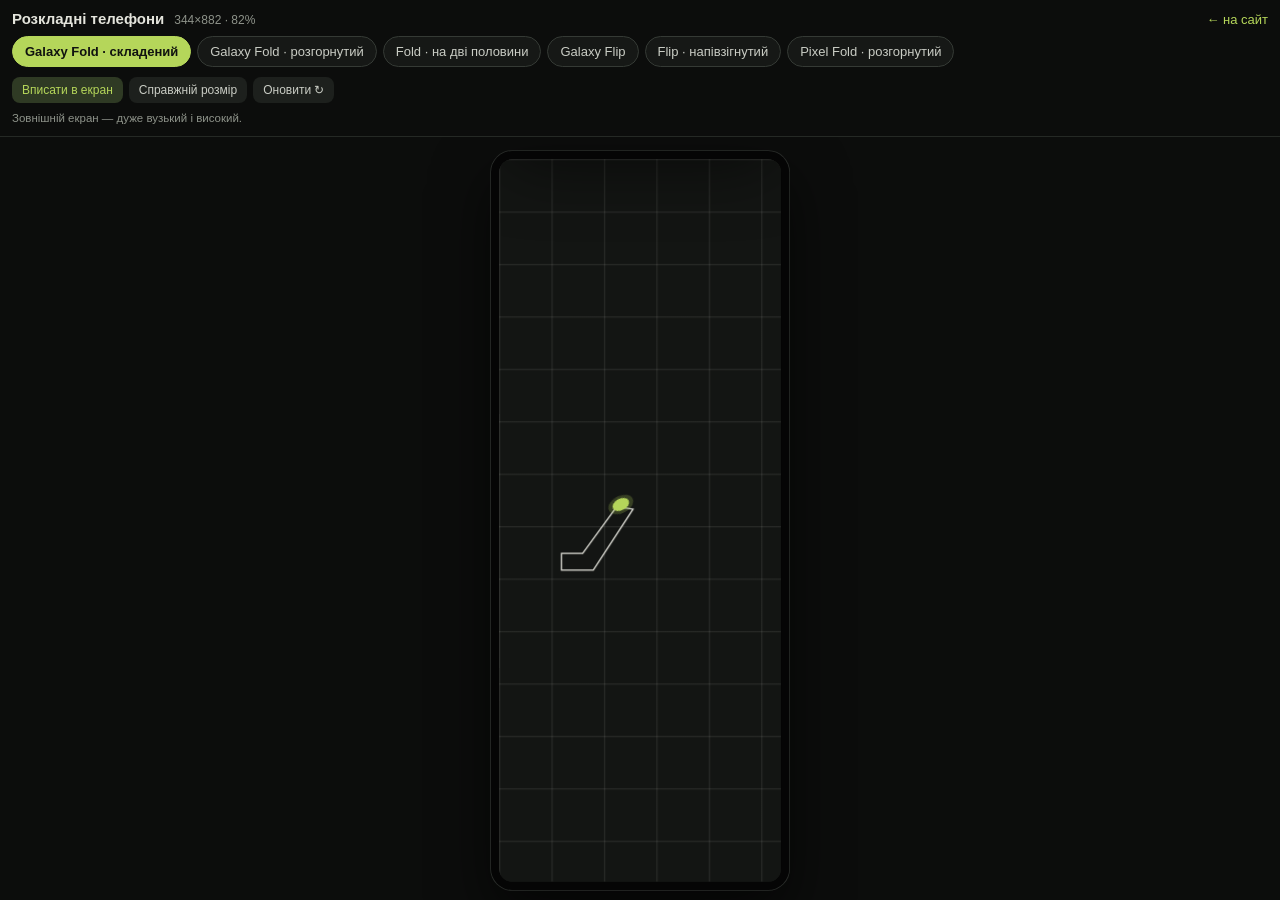
<file: fold.html>
<!DOCTYPE html>
<html lang="uk">
<head>
  <meta charset="UTF-8">
  <meta name="viewport" content="width=device-width, initial-scale=1, viewport-fit=cover">
  <meta name="robots" content="noindex">
  <meta http-equiv="Content-Security-Policy" content="default-src 'self'; script-src 'self' 'unsafe-inline'; style-src 'self' 'unsafe-inline'; img-src 'self' data:; frame-src 'self'; object-src 'none'; base-uri 'self'; form-action 'self'">
  <meta name="theme-color" content="#0c0d0c">
  <title>j13 — перегляд на розкладних телефонах</title>
  <!--
    Службова сторінка: показує сайт у розмірах розкладних телефонів.
    Відкрий https://rkpvrkddsb-sketch.github.io/fold.html з будь-якого телефона чи комп'ютера.
    Пристрої — в масиві DEVICES нижче (ширина × висота в CSS-пікселях, fold: "h" / "v" — симуляція згину).
  -->
  <style>
    * { box-sizing: border-box; margin: 0; padding: 0; }
    html, body { height: 100%; }
    body { background: #0c0d0c; color: #e4e4dc; font-family: -apple-system, "Segoe UI", Manrope, sans-serif; display: flex; flex-direction: column; overflow: hidden; }
    header { flex: none; padding: max(10px, env(safe-area-inset-top)) 12px 10px; border-bottom: 1px solid #252925; }
    .top { display: flex; align-items: baseline; gap: 10px; margin-bottom: 9px; }
    .top b { font-size: 15px; }
    .top small { color: #8e938a; font-size: 12px; }
    .top a { margin-left: auto; color: #b5d65a; font-size: 13px; text-decoration: none; }
    .chips { display: flex; gap: 6px; overflow-x: auto; scrollbar-width: none; padding-bottom: 2px; }
    .chips::-webkit-scrollbar { display: none; }
    .chips button { flex: none; border: 1px solid #353a35; background: #161816; color: #c9ccc4; border-radius: 99px; padding: 7px 12px; font: inherit; font-size: 13px; cursor: pointer; white-space: nowrap; }
    .chips button.on { background: #b5d65a; border-color: #b5d65a; color: #10120f; font-weight: 700; }
    .opts { display: flex; gap: 6px; margin-top: 8px; }
    .opts button { border: 0; background: #1d201d; color: #c9ccc4; border-radius: 8px; padding: 6px 10px; font: inherit; font-size: 12px; cursor: pointer; }
    .opts button.on { background: #2f3a24; color: #b5d65a; }
    main { flex: 1; min-height: 0; display: grid; place-items: center; padding: 14px; position: relative; }
    .stage { position: relative; }
    .device { position: absolute; left: 0; top: 0; transform-origin: 0 0; border-radius: 26px; padding: 10px; background: #050505;
      box-shadow: 0 0 0 1px #2a2d2a, 0 30px 70px rgba(0,0,0,.6); }
    .device iframe { display: block; border: 0; border-radius: 16px; background: #131513; }
    .caption { position: absolute; left: 0; right: 0; bottom: max(8px, env(safe-area-inset-bottom)); text-align: center; color: #8e938a; font-size: 12px; pointer-events: none; }
    .note { color: #8e938a; font-size: 11.5px; margin-top: 7px; line-height: 1.4; }
  </style>
</head>
<body>
  <header>
    <div class="top"><b>Розкладні телефони</b><small id="size"></small><a href="./">← на сайт</a></div>
    <div class="chips" id="chips"></div>
    <div class="opts" id="opts">
      <button data-o="fit" class="on">Вписати в екран</button>
      <button data-o="real">Справжній розмір</button>
      <button data-o="reload">Оновити ↻</button>
    </div>
    <p class="note" id="note"></p>
  </header>
  <main id="main"><div class="stage" id="stage"><div class="device" id="device"><iframe id="frame" title="Перегляд сайту"></iframe></div></div></main>

  <script>
    const DEVICES = [
      { id: "fold-cover", name: "Galaxy Fold · складений", w: 344, h: 882, note: "Зовнішній екран — дуже вузький і високий." },
      { id: "fold-open", name: "Galaxy Fold · розгорнутий", w: 673, h: 841, note: "Внутрішній екран — майже квадратний, проміжний макет між телефоном і планшетом." },
      { id: "fold-span", name: "Fold · на дві половини", w: 673, h: 841, fold: "h", note: "Сайт розтягнуто на обидві половини: темна смуга — це згин, на ньому нічого важливого немає." },
      { id: "flip", name: "Galaxy Flip", w: 360, h: 780, note: "Розкладний «раскладушка» у звичайному положенні." },
      { id: "flip-half", name: "Flip · напівзігнутий", w: 360, h: 780, fold: "v", note: "Зігнутий як ноутбук: зверху перегляд, знизу керування." },
      { id: "pixel-fold", name: "Pixel Fold · розгорнутий", w: 841, h: 701, note: "Широкий розгорнутий екран Google Pixel Fold." }
    ];
    const $ = id => document.getElementById(id);
    let cur = DEVICES[0], mode = "fit";
    try { const s = localStorage.getItem("foldPreview"); const d = DEVICES.find(x => x.id === s); if (d) cur = d; } catch (e) {}

    $("chips").innerHTML = DEVICES.map(d => `<button data-id="${d.id}">${d.name}</button>`).join("");
    function load() {
      const u = new URL("index.html", location.href);
      if (cur.fold) u.searchParams.set("fold", cur.fold);
      $("frame").src = u.toString();
    }
    function layout() {
      const dev = $("device"), fr = $("frame"), pad = 20;
      fr.style.width = cur.w + "px"; fr.style.height = cur.h + "px";
      const W = cur.w + pad, H = cur.h + pad;
      const m = $("main").getBoundingClientRect();
      const k = mode === "fit" ? Math.min(1, (m.width - 28) / W, (m.height - 40) / H) : 1;
      dev.style.transform = `scale(${k})`;
      $("stage").style.width = W * k + "px"; $("stage").style.height = H * k + "px";
      $("main").style.overflow = mode === "fit" ? "hidden" : "auto";
      $("main").style.placeItems = mode === "fit" ? "center" : "start center";
      $("size").textContent = `${cur.w}×${cur.h}` + (k < 1 ? ` · ${Math.round(k * 100)}%` : "");
      $("note").textContent = cur.note;
      document.querySelectorAll("#chips button").forEach(b => b.classList.toggle("on", b.dataset.id === cur.id));
    }
    $("chips").onclick = e => {
      const b = e.target.closest("button"); if (!b) return;
      cur = DEVICES.find(d => d.id === b.dataset.id); try { localStorage.setItem("foldPreview", cur.id); } catch (e) {}
      layout(); load(); b.scrollIntoView({ inline: "center", block: "nearest", behavior: "smooth" });
    };
    $("opts").onclick = e => {
      const b = e.target.closest("button"); if (!b) return;
      if (b.dataset.o === "reload") return load();
      mode = b.dataset.o;
      document.querySelectorAll("#opts button[data-o=fit], #opts button[data-o=real]").forEach(x => x.classList.toggle("on", x.dataset.o === mode));
      layout();
    };
    addEventListener("resize", layout);
    layout(); load();
  </script>
</body>
</html>
</file>
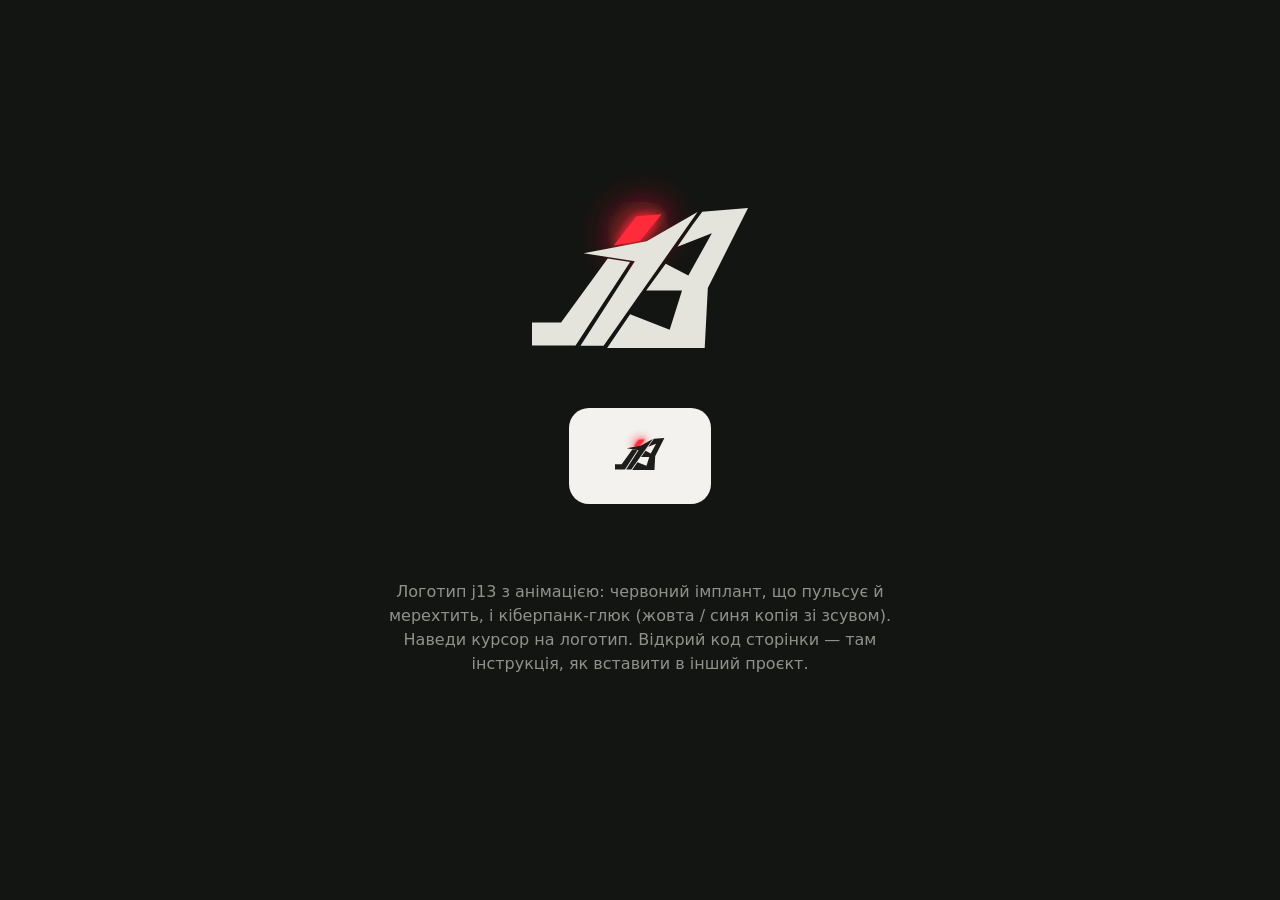
<file: brand/j13-logo.html>
<!DOCTYPE html>
<html lang="uk">
<head>
<meta charset="UTF-8">
<meta name="viewport" content="width=device-width, initial-scale=1">
<title>j13 — логотип з анімацією</title>
<!--
  ЛОГОТИП j13 З АНІМАЦІЄЮ — готовий шматок, щоб вставити в будь-який проєкт.
  Джерело: https://rkpvrkddsb-sketch.github.io/brand/j13-logo.html

  Що в ньому:
   • слово j13 (SVG, колір = currentColor — бере колір тексту);
   • червона крапка над j — «кібер-імплант»: сильне світіння, повільно пульсує, час від часу «мерехтить»;
   • кіберпанк-глюк раз на 2–6 с: жовта / синя / обидві копії зі зсувом + «роз'їзд» смужок; і при наведенні.

  ЯК ВСТАВИТИ В ІНШИЙ ПРОЄКТ — скопіюй три блоки між позначками:
   1) <style> … </style>            → у свій CSS
   2) розмітку <a class="j13-logo"> → туди, де має бути логотип
   3) <script> … </script>           → перед </body>
  Розмір — змінна --j13-h (висота, за замовчуванням 32px). Колір імпланту — --implant.
  Якщо логотипів кілька на сторінці — у SVG-фільтрів однакові id, тоді переймену wmGlow/wmGlow2/wmGlow3 у копії.
-->
<!-- ===== 1) СТИЛІ ЛОГОТИПА ===== -->
<style>
.j13-logo { --j13-h: 32px; --implant: #ff2a3a; display: inline-flex; align-items: center; position: relative; isolation: isolate; color: inherit; text-decoration: none; }
.j13-logo .wordmark { height: var(--j13-h); width: auto; display: block; overflow: visible; position: relative; z-index: 1; }
.j13-logo .wm-ghost, .j13-logo .wm-implant { position: absolute; left: 0; top: 50%; height: var(--j13-h); width: auto; margin-top: calc(var(--j13-h) / -2); overflow: visible; pointer-events: none; }
.j13-logo .wm-ghost { opacity: 0; }
.j13-logo .wm-ghost-y { z-index: -1; }
.j13-logo .wm-ghost-c { z-index: -2; }
.j13-logo .wm-slice { z-index: 1; }
.j13-logo .wm-implant { z-index: 0; animation: j13Pulse 2.6s ease-in-out infinite; will-change: opacity; }
.j13-logo .wm-dot, .j13-logo .wm-glow { fill: var(--implant); }
.j13-logo .wm-glow { opacity: .95; }
@keyframes j13Pulse { 0%, 100% { opacity: 1; } 50% { opacity: .74; } }
.j13-logo.glitch .wm-implant { animation: none; opacity: .12; }
.j13-logo:hover .wm-implant { animation-duration: .5s; }
@media (prefers-reduced-motion: reduce) { .j13-logo .wm-implant { animation: none; } }
</style>
<!-- ===== /1 ===== -->
<style>
  /* тільки для цієї демо-сторінки */
  body { margin: 0; min-height: 100vh; display: grid; place-items: center; gap: 40px; background: #131513; color: #e4e4dc; font-family: Manrope, system-ui, sans-serif; }
  .demo { display: grid; gap: 60px; justify-items: center; padding: 60px 20px; }
  .demo .big { --j13-h: 140px; }
  .light { background: #f3f2ee; color: #1d1d1b; padding: 30px 46px; border-radius: 20px; }
  p { color: #8e938a; max-width: 52ch; text-align: center; line-height: 1.5; }
</style>
</head>
<body>
<div class="demo">
  <!-- ===== 2) РОЗМІТКА ЛОГОТИПА (великий приклад) ===== -->
  <a href="#" class="logo j13-logo big" aria-label="j13"><svg class="wm-ghost wm-ghost-y" viewBox="0 0 377 244" aria-hidden="true"><g fill="#fcee0a"><path d="M188 57.5L226 11L182 14.5L142.5 65.5L188 57.5Z"/><path d="M132 88L171 94L75.9615 239.5H0V199.5H50.641L132 88Z"/><path d="M199.848 57.8908L288.5 7L124.796 240H84.5L179.196 92.8158L90 79L199.848 57.8908Z"/><path d="M296.834 6.5L376.5 0L306.5 139.5L301 244H131L171 185L240 212L261.5 144H199L233 97L272.5 117.5L313.5 44L253.5 67.5L280 29L296.834 6.5Z"/></g></svg><svg class="wm-ghost wm-ghost-c" viewBox="0 0 377 244" aria-hidden="true"><g fill="#2b7fff"><path d="M188 57.5L226 11L182 14.5L142.5 65.5L188 57.5Z"/><path d="M132 88L171 94L75.9615 239.5H0V199.5H50.641L132 88Z"/><path d="M199.848 57.8908L288.5 7L124.796 240H84.5L179.196 92.8158L90 79L199.848 57.8908Z"/><path d="M296.834 6.5L376.5 0L306.5 139.5L301 244H131L171 185L240 212L261.5 144H199L233 97L272.5 117.5L313.5 44L253.5 67.5L280 29L296.834 6.5Z"/></g></svg><svg class="wm-ghost wm-slice" viewBox="0 0 377 244" aria-hidden="true"><g fill="currentColor"><path fill="#ff2a3a" d="M188 57.5L226 11L182 14.5L142.5 65.5L188 57.5Z"/><path d="M132 88L171 94L75.9615 239.5H0V199.5H50.641L132 88Z"/><path d="M199.848 57.8908L288.5 7L124.796 240H84.5L179.196 92.8158L90 79L199.848 57.8908Z"/><path d="M296.834 6.5L376.5 0L306.5 139.5L301 244H131L171 185L240 212L261.5 144H199L233 97L272.5 117.5L313.5 44L253.5 67.5L280 29L296.834 6.5Z"/></g></svg><svg class="wm-implant" viewBox="0 0 377 244" aria-hidden="true"><defs><filter id="wmGlow" x="-300%" y="-300%" width="700%" height="700%"><feGaussianBlur stdDeviation="40"/></filter><filter id="wmGlow3" x="-200%" y="-200%" width="500%" height="500%"><feGaussianBlur stdDeviation="20"/></filter><filter id="wmGlow2" x="-150%" y="-150%" width="400%" height="400%"><feGaussianBlur stdDeviation="8"/></filter></defs><g><path class="wm-glow" d="M188 57.5L226 11L182 14.5L142.5 65.5L188 57.5Z" filter="url(#wmGlow)"/><path class="wm-glow wm-glow-x" d="M188 57.5L226 11L182 14.5L142.5 65.5L188 57.5Z" filter="url(#wmGlow)"/><path class="wm-glow wm-glow3" d="M188 57.5L226 11L182 14.5L142.5 65.5L188 57.5Z" filter="url(#wmGlow3)"/><path class="wm-glow wm-glow2" d="M188 57.5L226 11L182 14.5L142.5 65.5L188 57.5Z" filter="url(#wmGlow2)"/><path class="wm-dot" d="M188 57.5L226 11L182 14.5L142.5 65.5L188 57.5Z"/></g></svg><svg class="wordmark" viewBox="0 0 377 244" role="img" aria-label="j13"><g fill="currentColor"><path d="M132 88L171 94L75.9615 239.5H0V199.5H50.641L132 88Z"/><path d="M199.848 57.8908L288.5 7L124.796 240H84.5L179.196 92.8158L90 79L199.848 57.8908Z"/><path d="M296.834 6.5L376.5 0L306.5 139.5L301 244H131L171 185L240 212L261.5 144H199L233 97L272.5 117.5L313.5 44L253.5 67.5L280 29L296.834 6.5Z"/></g></svg></a>
  <!-- ===== /2 ===== -->
  <div class="light"><a href="#" class="logo j13-logo" aria-label="j13"><svg class="wm-ghost wm-ghost-y" viewBox="0 0 377 244" aria-hidden="true"><g fill="#fcee0a"><path d="M188 57.5L226 11L182 14.5L142.5 65.5L188 57.5Z"/><path d="M132 88L171 94L75.9615 239.5H0V199.5H50.641L132 88Z"/><path d="M199.848 57.8908L288.5 7L124.796 240H84.5L179.196 92.8158L90 79L199.848 57.8908Z"/><path d="M296.834 6.5L376.5 0L306.5 139.5L301 244H131L171 185L240 212L261.5 144H199L233 97L272.5 117.5L313.5 44L253.5 67.5L280 29L296.834 6.5Z"/></g></svg><svg class="wm-ghost wm-ghost-c" viewBox="0 0 377 244" aria-hidden="true"><g fill="#2b7fff"><path d="M188 57.5L226 11L182 14.5L142.5 65.5L188 57.5Z"/><path d="M132 88L171 94L75.9615 239.5H0V199.5H50.641L132 88Z"/><path d="M199.848 57.8908L288.5 7L124.796 240H84.5L179.196 92.8158L90 79L199.848 57.8908Z"/><path d="M296.834 6.5L376.5 0L306.5 139.5L301 244H131L171 185L240 212L261.5 144H199L233 97L272.5 117.5L313.5 44L253.5 67.5L280 29L296.834 6.5Z"/></g></svg><svg class="wm-ghost wm-slice" viewBox="0 0 377 244" aria-hidden="true"><g fill="currentColor"><path fill="#ff2a3a" d="M188 57.5L226 11L182 14.5L142.5 65.5L188 57.5Z"/><path d="M132 88L171 94L75.9615 239.5H0V199.5H50.641L132 88Z"/><path d="M199.848 57.8908L288.5 7L124.796 240H84.5L179.196 92.8158L90 79L199.848 57.8908Z"/><path d="M296.834 6.5L376.5 0L306.5 139.5L301 244H131L171 185L240 212L261.5 144H199L233 97L272.5 117.5L313.5 44L253.5 67.5L280 29L296.834 6.5Z"/></g></svg><svg class="wm-implant" viewBox="0 0 377 244" aria-hidden="true"><defs><filter id="wmGlowB" x="-300%" y="-300%" width="700%" height="700%"><feGaussianBlur stdDeviation="40"/></filter><filter id="wmGlow3B" x="-200%" y="-200%" width="500%" height="500%"><feGaussianBlur stdDeviation="20"/></filter><filter id="wmGlow2B" x="-150%" y="-150%" width="400%" height="400%"><feGaussianBlur stdDeviation="8"/></filter></defs><g><path class="wm-glow" d="M188 57.5L226 11L182 14.5L142.5 65.5L188 57.5Z" filter="url(#wmGlowB)"/><path class="wm-glow wm-glow-x" d="M188 57.5L226 11L182 14.5L142.5 65.5L188 57.5Z" filter="url(#wmGlowB)"/><path class="wm-glow wm-glow3" d="M188 57.5L226 11L182 14.5L142.5 65.5L188 57.5Z" filter="url(#wmGlow3B)"/><path class="wm-glow wm-glow2" d="M188 57.5L226 11L182 14.5L142.5 65.5L188 57.5Z" filter="url(#wmGlow2B)"/><path class="wm-dot" d="M188 57.5L226 11L182 14.5L142.5 65.5L188 57.5Z"/></g></svg><svg class="wordmark" viewBox="0 0 377 244" role="img" aria-label="j13"><g fill="currentColor"><path d="M132 88L171 94L75.9615 239.5H0V199.5H50.641L132 88Z"/><path d="M199.848 57.8908L288.5 7L124.796 240H84.5L179.196 92.8158L90 79L199.848 57.8908Z"/><path d="M296.834 6.5L376.5 0L306.5 139.5L301 244H131L171 185L240 212L261.5 144H199L233 97L272.5 117.5L313.5 44L253.5 67.5L280 29L296.834 6.5Z"/></g></svg></a></div>
  <p>Логотип j13 з анімацією: червоний імплант, що пульсує й мерехтить, і кіберпанк-глюк (жовта / синя копія зі зсувом). Наведи курсор на логотип. Відкрий код сторінки — там інструкція, як вставити в інший проєкт.</p>
</div>
<!-- ===== 3) СКРИПТ ЛОГОТИПА ===== -->
<script>
(function () {
  if (matchMedia("(prefers-reduced-motion: reduce)").matches) return;
  document.querySelectorAll(".j13-logo").forEach(function (logo, n) {
    // імплант час від часу мерехтить
    (function flicker() {
      var k = 2 + Math.floor(Math.random() * 4), i = 0;
      setTimeout(function step() {
        logo.classList.toggle("glitch");
        if (++i < k * 2) setTimeout(step, 40 + Math.random() * 90);
        else { logo.classList.remove("glitch"); setTimeout(flicker, 1200 + Math.random() * 4200); }
      }, 1500 + n * 900);
    })();
    // кіберпанк-глюк: жовта / синя / обидві копії зі зсувом + «роз'їзд» смужок
    var yel = logo.querySelector(".wm-ghost-y"), cy = logo.querySelector(".wm-ghost-c"), sl = logo.querySelector(".wm-slice"), wm = logo.querySelector(".wordmark");
    var R = function (a, b) { return a + Math.random() * (b - a); };
    var band = function () { var t = R(0, 80), h = R(8, 28); return "inset(" + t + "% 0 " + Math.max(0, 100 - t - h) + "% 0)"; };
    var mode = 0;
    // зсув рахуємо від висоти логотипа, щоб великий логотип «смикався» пропорційно
    var unit = function () { return wm.getBoundingClientRect().height / 32; };
    function frame(on) {
      if (!on) { [yel, cy, sl].forEach(function (e) { e.style.opacity = 0; }); wm.style.transform = ""; return; }
      var u = unit(), dx = R(1.5, 4.5) * u * (Math.random() < .5 ? -1 : 1), dy = R(-1.5, 1.5) * u;
      var show = function (e, vis, x) { e.style.opacity = vis ? 1 : 0; e.style.transform = "translate(" + x.toFixed(1) + "px," + dy.toFixed(1) + "px)"; e.style.clipPath = Math.random() < .5 ? band() : "none"; };
      show(yel, mode !== 1, dx); show(cy, mode !== 0, mode === 2 ? -dx : dx);
      sl.style.opacity = 1; sl.style.transform = "translate(" + (R(-5, 5) * u).toFixed(1) + "px,0)"; sl.style.clipPath = band();
      wm.style.transform = Math.random() < .5 ? "translate(" + (R(-1.5, 1.5) * u).toFixed(1) + "px,0)" : "";
    }
    function burst() {
      mode = Math.floor(Math.random() * 3);
      var k = 3 + Math.floor(Math.random() * 5), i = 0;
      (function step() {
        frame(i % 2 === 0 || Math.random() < .4);
        if (++i < k) setTimeout(step, R(35, 85));
        else { frame(false); setTimeout(burst, R(2200, 6500)); }
      })();
    }
    setTimeout(burst, 2600 + n * 700);
    logo.addEventListener("mouseenter", function () {
      mode = Math.floor(Math.random() * 3); frame(true);
      setTimeout(function () { frame(false); }, 90); setTimeout(function () { frame(true); }, 140); setTimeout(function () { frame(false); }, 220);
    });
  });
})();
</script>
<!-- ===== /3 ===== -->
</body>
</html>
</file>
<file: style.css>
/* =====================================================
   ДИЗАЙН. Щоб змінити головні кольори — правиш тільки
   змінні в блоці :root нижче.
   ===================================================== */

:root {
  --bg: #f3f2ee;
  --text: #1d1d1b;
  --muted: #6f6d67;
  --line: #e2e0d9;
  --card: #fbfaf7;
  --accent: #ff4d1c;          /* головний акцентний колір */
  --accent-2: #ffb21c;
  --radius: 22px;
  --max: 1180px;
  --font: "Manrope", system-ui, sans-serif;
}

/* Варіант «Сяйво» */
body[data-accent="orb"] { --accent: #6a5cf0; --accent-2: #e98ad0; }
/* Варіант «Помаранч» */
body[data-accent="block"] { --accent: #ff4d1c; --accent-2: #ffb21c; }
/* Варіант «Ніч» (темний) */
body[data-accent="glow"] {
  /* «Ніч»: не чисто чорний і не чисто білий — м'якший контраст, приглушений салатовий */
  --bg: #131513; --text: #e4e4dc; --muted: #8e938a; --line: #252925;
  --card: #1a1d1a; --accent: #b5d65a; --accent-2: #5fb59b;
}

/* Секретна тема (пасхалка) */
body[data-accent="secret"] {
  --bg: #12001c; --text: #fff4fd; --muted: #c7a6e0; --line: #351a4d;
  --card: #1c0730; --accent: #ff2fd0; --accent-2: #00e5ff;
}
body[data-accent="secret"] .orb { display: block; animation: spin 6s linear infinite, morph 4s ease-in-out infinite alternate, hue 3s linear infinite; }
body[data-accent="secret"] .em, body[data-accent="secret"] .num, body[data-accent="secret"] .stat .n em { animation: hue 3s linear infinite; }
body[data-accent="secret"] .grid-bg { display: block; }
@keyframes hue { from { filter: hue-rotate(0deg) blur(var(--hb, 0px)); } to { filter: hue-rotate(360deg) blur(var(--hb, 0px)); } }
body[data-accent="secret"] .orb { --hb: 30px; }

* { box-sizing: border-box; margin: 0; padding: 0; }
html { scroll-behavior: smooth; }
body {
  background: var(--bg); color: var(--text);
  font-family: var(--font); font-size: 17px; line-height: 1.7;
  -webkit-font-smoothing: antialiased; overflow-x: hidden;
  transition: background .5s, color .5s;
}
a { color: inherit; text-decoration: none; }
/* видимий фокус для навігації з клавіатури */
:focus-visible { outline: 2px solid var(--accent); outline-offset: 3px; border-radius: 8px; }
.btn:focus-visible, .themes button:focus-visible { border-radius: 99px; }
.wrap { max-width: var(--max); margin: 0 auto; padding: 0 28px; }
.em { color: var(--accent); }

/* ---------- Навігація ---------- */
.nav {
  position: fixed; inset: 0 0 auto 0; z-index: 50;
  backdrop-filter: blur(14px); -webkit-backdrop-filter: blur(14px);
  background: color-mix(in srgb, var(--bg) 75%, transparent);
  border-bottom: 1px solid transparent; transition: border-color .3s;
}
.nav.scrolled { border-color: var(--line); }
.nav .wrap { display: flex; align-items: center; justify-content: space-between; height: 68px; }
.logo { display: flex; align-items: center; color: var(--text); position: relative; isolation: isolate; }
/* кіберпанк-глюк: копії логотипа, видимі лише кілька кадрів */
.wm-ghost { position: absolute; left: 0; top: 50%; height: 32px; width: auto; margin-top: -16px; opacity: 0; pointer-events: none; overflow: visible; }
.wm-ghost-y { z-index: -1; }
.wm-ghost-c { z-index: -2; }
.wm-slice { z-index: 1; color: var(--text); }
.wordmark { position: relative; }
@media (max-width: 860px) { .wm-ghost { height: 28px; margin-top: -14px; } }
/* логотип j13: усі знаки між двома уявними лініями — однакова висота, нічого не вилазить */
.wordmark { height: 32px; width: auto; display: block; overflow: visible; }
/* крапка над j — червоний «кібер-імплант»: повільно пульсує і час від часу збоїть */
.logo { --implant: #ff2a3a; }
/* імплант (крапка + світіння) — окремий шар над словом; пульсує прозорістю всього шару,
   тож браузер не перемальовує розмиття щокадру (економія процесора) */
.wm-implant { position: absolute; left: 0; top: 50%; height: 32px; width: auto; margin-top: -16px; overflow: visible; pointer-events: none; z-index: 0;
  animation: implantPulse 2.6s ease-in-out infinite; will-change: opacity; }
.wordmark { z-index: 1; }
.wm-dot, .wm-glow { fill: var(--implant); }
.wm-glow { opacity: .95; }
@keyframes implantPulse { 0%, 100% { opacity: 1; } 50% { opacity: .74; } }
.logo.glitch .wm-implant { animation: none; opacity: .12; }
.logo:hover .wm-implant { animation-duration: .5s; }
@media (max-width: 860px) { .wm-implant { height: 28px; margin-top: -14px; } }
@media (prefers-reduced-motion: reduce) { .wm-implant { animation: none; } }
.nav ul { display: flex; gap: 30px; margin-left: auto; margin-right: 28px; list-style: none; font-size: 15px; color: var(--muted); }
.nav ul a:hover { color: var(--text); }

/* ---------- Перший екран ---------- */
.hero { position: relative; min-height: 100vh; display: flex; align-items: center; padding: 120px 0 80px; overflow: hidden; }
.hero .wrap { position: relative; z-index: 2; width: 100%; }
.badge {
  display: inline-flex; align-items: center; gap: 10px;
  font-size: 14px; color: var(--muted);
  border: 1px solid var(--line); padding: 7px 14px; border-radius: 99px;
  background: color-mix(in srgb, var(--card) 70%, transparent);
}
.badge i { width: 8px; height: 8px; border-radius: 50%; background: #2ecc71; box-shadow: 0 0 0 4px rgba(46,204,113,.18); }
.hero h1 {
  font-size: clamp(42px, 6.3vw, 92px); line-height: .98; letter-spacing: -.045em;
  font-weight: 700; margin: 32px 0 30px; max-width: 14ch;
}
.hero p.intro { font-size: 20px; color: var(--muted); max-width: 46ch; }
.hero .meta { display: flex; gap: 14px; margin-top: 40px; flex-wrap: wrap; }
.btn {
  display: inline-flex; align-items: center; gap: 10px;
  padding: 15px 26px; border-radius: 99px; font-weight: 700; font-size: 15px;
  border: 1px solid var(--line);
  transition: transform .35s cubic-bezier(.2,.8,.2,1), background .2s, color .2s, border-color .2s;
}
.btn.primary { background: var(--text); color: var(--bg); border-color: var(--text); }
.btn.primary:hover { background: var(--accent); border-color: var(--accent); color: #fff; }
body[data-accent="glow"] .btn.primary:hover { color: #0d0d0f; }

/* Акцент A — «Сяйво»: плаваюча градієнтна куля */
.orb {
  display: none; position: absolute; z-index: 1;
  width: 620px; height: 620px; left: 0; top: 0; will-change: translate;
  border-radius: 50%; filter: blur(40px); opacity: .62;
  background: conic-gradient(from 0deg, var(--accent), var(--accent-2), #ffd36a, var(--accent));
  animation: spin 14s linear infinite, morph 9s ease-in-out infinite alternate;
}
body[data-accent="orb"] .orb { display: block; }
@keyframes spin { to { rotate: 360deg; } }
/* під розмиттям форма майже не видна, тож анімуємо лише масштаб — це не змушує браузер перемальовувати кулю */
@keyframes morph { 0% { scale: 1; } 50% { scale: 1.06; } 100% { scale: .96; } }

/* Акцент B — «Помаранч»: велика геометрична форма */
.shape { display: none; position: absolute; z-index: 1; right: -2%; top: 50%; translate: 0 -50%; width: 400px; height: 400px; }
body[data-accent="block"] .shape { display: block; }
.shape .sq {
  position: absolute; inset: 0; background: var(--accent); border-radius: 48% 48% 48% 4%;
  animation: float 7s ease-in-out infinite;
}
.shape .ring {
  position: absolute; width: 170px; height: 170px; left: -60px; bottom: -40px;
  border: 26px solid var(--text); border-radius: 50%;
  animation: float 7s ease-in-out infinite reverse;
}
.shape .dot {
  position: absolute; width: 74px; height: 74px; right: -14px; top: -10px;
  background: var(--accent-2); border-radius: 50%;
  animation: float 5s ease-in-out infinite;
}
@keyframes float { 50% { transform: translateY(-18px) rotate(4deg); } }

/* Акцент C — «Ніч»: сітка + світло за курсором */
.grid-bg, .spot { display: none; position: absolute; inset: 0; z-index: 1; pointer-events: none; }
/* сітка-«креслення» лишається на першому екрані після заставки (у світлих темах ледь помітна) */
.grid-bg { display: block; opacity: .55; }
body[data-accent="glow"] .grid-bg { opacity: 1; }
body[data-accent="glow"] .spot { display: block; }
.grid-bg {
  background-image:
    linear-gradient(var(--line) 1px, transparent 1px),
    linear-gradient(90deg, var(--line) 1px, transparent 1px);
  background-size: 64px 64px;
  mask-image: radial-gradient(ellipse at 60% 50%, #000 20%, transparent 75%);
  -webkit-mask-image: radial-gradient(ellipse at 60% 50%, #000 20%, transparent 75%);
}
.spot {
  background: radial-gradient(520px circle at var(--mx, 70%) var(--my, 40%),
    color-mix(in srgb, var(--accent) 14%, transparent), transparent 60%);
}

/* ---------- Секції ---------- */
section { padding: 120px 0; }
#projects { padding-bottom: 40px; } #about { padding-top: 50px; }   /* менше порожнечі між проєктами й лічильниками */
.sec-head { display: flex; justify-content: space-between; align-items: end; gap: 30px; margin-bottom: 56px; flex-wrap: wrap; }
.sec-head h2 { font-size: clamp(34px, 4.6vw, 58px); letter-spacing: -.035em; line-height: 1.05; font-weight: 700; }
.sec-head > span { color: var(--muted); font-size: 15px; }
.label { font-size: 13px; text-transform: uppercase; letter-spacing: .14em; color: var(--muted); margin-bottom: 16px; display: block; }

/* ---------- Проєкти ---------- */
.projects { display: grid; gap: 28px; }
.project {
  display: grid; grid-template-columns: 1fr 1.15fr; gap: 0;
  background: var(--card); border: 1px solid var(--line); border-radius: var(--radius);
  overflow: hidden; transition: transform .35s, box-shadow .35s;
}
.project { cursor: pointer; }
.project:hover { transform: translateY(-4px); box-shadow: 0 30px 60px -30px rgba(0,0,0,.25); }
.project .info { padding: 44px; display: flex; flex-direction: column; }
.num { font-weight: 800; font-size: 15px; color: var(--accent); letter-spacing: .04em; }
.project h3 { font-size: 34px; letter-spacing: -.025em; line-height: 1.1; margin: 14px 0 16px; font-weight: 700; }
.project p { color: var(--muted); }
.pill { font-size: 12px; font-weight: 700; padding: 5px 11px; border-radius: 99px; border: 1px solid var(--line); color: var(--muted); }
.pill.live { color: var(--accent); border-color: color-mix(in srgb, var(--accent) 45%, transparent); }
.row { display: flex; gap: 10px; align-items: center; flex-wrap: wrap; }
.tags { display: flex; gap: 8px; flex-wrap: wrap; margin-top: auto; padding-top: 28px; }
.tags span { font-size: 13px; padding: 6px 12px; border-radius: 8px; background: var(--bg); }
.project .more { margin-top: 22px; font-weight: 700; font-size: 15px; display: inline-flex; gap: 8px; }
.project .more b { transition: transform .3s; }
.project:hover .more { color: var(--accent); }
.project:hover .more b { transform: translateX(6px); }
.project .visual { position: relative; min-height: 380px; overflow: hidden; }
.project .visual img { width: 100%; height: 100%; object-fit: cover; object-position: left top; display: block; }

/* Заглушка замість скріншоту */
.mock {
  position: absolute; inset: 0;
  background: radial-gradient(120% 90% at 100% 0%, color-mix(in srgb, var(--accent) 32%, transparent), transparent 62%),
              radial-gradient(90% 80% at 0% 100%, color-mix(in srgb, var(--accent-2) 26%, transparent), transparent 62%),
              var(--bg);
  display: flex; align-items: center; justify-content: center; padding: 40px;
}
.win {
  width: 88%; max-width: 460px; aspect-ratio: 16/11; background: var(--card);
  border-radius: 14px; box-shadow: 0 30px 60px -20px rgba(0,0,0,.35); overflow: hidden;
  transition: transform .5s;
}
.project:hover .win { transform: scale(1.03) rotate(-1deg); }
.win .bar { height: 30px; display: flex; gap: 6px; align-items: center; padding: 0 12px; border-bottom: 1px solid var(--line); }
.win .bar i { width: 9px; height: 9px; border-radius: 50%; background: var(--line); }
.win .body { display: grid; grid-template-columns: 26% 1fr; height: calc(100% - 30px); }
.win .side { border-right: 1px solid var(--line); padding: 14px 10px; display: grid; gap: 9px; align-content: start; }
.win .side b, .win .main b { display: block; height: 8px; border-radius: 4px; background: var(--line); }
.win .main { padding: 14px; display: grid; gap: 10px; align-content: start; }
.win .cards { display: grid; grid-template-columns: repeat(3, 1fr); gap: 8px; }
.win .cards div { height: 48px; border-radius: 8px; background: var(--bg); }
.win .cards div:first-child { background: var(--accent); }
.win .chart { height: 70px; border-radius: 8px; background: linear-gradient(180deg, color-mix(in srgb, var(--accent) 25%, transparent), transparent); border-bottom: 2px solid var(--accent); }

/* Заглушка-чат для ботів */
.phone {
  width: 62%; max-width: 290px; background: var(--card); border-radius: 26px;
  box-shadow: 0 30px 60px -20px rgba(0,0,0,.35); overflow: hidden; transition: transform .5s;
  font-size: 12.5px; line-height: 1.4;
}
.project:hover .phone { transform: scale(1.03) rotate(1deg); }
.ph-top { display: flex; gap: 10px; align-items: center; padding: 14px; border-bottom: 1px solid var(--line); }
.ph-top i { width: 30px; height: 30px; border-radius: 50%; background: var(--accent); flex: none; }
.ph-top div { flex: 1; display: grid; gap: 6px; }
.ph-top b { display: block; height: 7px; border-radius: 4px; background: var(--line); width: 70%; }
.msgs { padding: 14px; display: grid; gap: 8px; }
.m { max-width: 82%; padding: 8px 12px; border-radius: 14px; }
.m.in { background: var(--bg); justify-self: start; border-bottom-left-radius: 4px; }
.m.out { background: var(--accent); color: #fff; justify-self: end; border-bottom-right-radius: 4px; }
body[data-accent="glow"] .m.out { color: #0d0d0f; }
.btns { display: flex; gap: 6px; justify-content: flex-end; }
.btns span { border: 1px solid var(--accent); color: var(--accent); border-radius: 99px; padding: 4px 10px; font-size: 11px; font-weight: 700; }

/* ---------- Про мене ---------- */
.about-grid { display: grid; grid-template-columns: 1.3fr 1fr; gap: 80px; }
.about-grid .big { font-size: clamp(24px, 2.6vw, 34px); line-height: 1.35; letter-spacing: -.02em; font-weight: 600; }
.skills { display: flex; flex-wrap: wrap; gap: 10px; }
.skills span { padding: 10px 18px; border: 1px solid var(--line); border-radius: 99px; font-size: 15px; font-weight: 600; transition: .2s; }
.skills span:hover, .skills span.snapped { background: var(--accent); border-color: var(--accent); color: #fff; }
body[data-accent="glow"] .skills span:hover, body[data-accent="glow"] .skills span.snapped { color: #0d0d0f; }

/* ---------- Досвід ---------- */
.timeline { border-top: 1px solid var(--line); }
.tl-row {
  display: grid; grid-template-columns: 220px 1fr auto; gap: 30px; align-items: center;
  padding: 28px 0; border-bottom: 1px solid var(--line); transition: padding .3s;
}
.tl-row:hover { padding-left: 14px; }
.tl-row .p { color: var(--muted); font-size: 15px; }
.tl-row .t { font-size: 24px; font-weight: 700; letter-spacing: -.02em; }
.tl-row .pl { color: var(--muted); }

/* ---------- Контакти ---------- */
.contact { text-align: left; }
.contact h2 { font-size: clamp(46px, 7vw, 108px); letter-spacing: -.045em; line-height: 1; font-weight: 700; }
.contact .mail {
  display: inline-block; margin-top: 40px; font-size: clamp(22px, 3vw, 38px); font-weight: 700;
  border-bottom: 3px solid var(--accent); padding-bottom: 4px; letter-spacing: -.02em;
}
.contact .mail:hover { color: var(--accent); }
.socials { display: flex; gap: 12px; margin-top: 40px; flex-wrap: wrap; }

footer { padding: 36px 0; border-top: 1px solid var(--line); color: var(--muted); font-size: 14px; }
footer .wrap { display: flex; justify-content: space-between; flex-wrap: wrap; gap: 10px; }

/* Поява при прокручуванні */
.reveal { opacity: 0; transform: translateY(28px); transition: opacity .8s, transform .8s; }
.reveal.in { opacity: 1; transform: none; }

/* ---------- Біжучий рядок ---------- */
.marquee { background: var(--card); color: var(--text); border-top: 1px solid var(--line); border-bottom: 1px solid var(--line); overflow: hidden; padding: 24px 0; transition: background .5s, color .5s; }
.marquee .track { display: flex; width: max-content; align-items: center; animation: marquee 40s linear infinite; }
.marquee:hover .track { animation-play-state: paused; }
.marquee span, .marquee a {
  font-size: clamp(24px, 3vw, 40px); font-weight: 700; letter-spacing: -.025em; white-space: nowrap; padding: 0 28px; opacity: .88;
  transition: color .3s, opacity .3s, text-shadow .3s;
}
/* наведення: слово підсвічується кольором теми, решта трохи тьмяніє */
.marquee .track:hover > span, .marquee .track:hover > a { opacity: .45; }
.marquee .track > a:hover {
  opacity: 1; color: var(--accent);
  text-shadow: 0 0 24px color-mix(in srgb, var(--accent) 55%, transparent);
}
.marquee .track > a:focus-visible { outline: 2px solid var(--accent); outline-offset: 4px; border-radius: 6px; }
.marquee i { font-style: normal; color: var(--accent); font-size: 26px; }
@keyframes marquee { to { transform: translateX(-50%); } }

/* ---------- Лічильники ---------- */
.stats { display: grid; grid-template-columns: repeat(3, 1fr); border-top: 1px solid var(--line); border-bottom: 1px solid var(--line); margin-bottom: 100px; }
.stat { padding: 40px 30px 36px 0; }
.stat + .stat { padding-left: 30px; border-left: 1px solid var(--line); }
.stat .n { font-size: clamp(52px, 6vw, 84px); font-weight: 700; letter-spacing: -.05em; line-height: 1; font-variant-numeric: tabular-nums; }
.stat .n em { font-style: normal; color: var(--accent); }
.stat p { color: var(--muted); margin-top: 14px; max-width: 24ch; }

/* ---------- Сторінка проєкту ---------- */
.pp { padding: 130px 0 120px; }
.back { display: inline-flex; color: var(--muted); font-weight: 600; font-size: 15px; margin-bottom: 48px; transition: color .2s, transform .3s; }
.back:hover { color: var(--text); transform: translateX(-4px); }
.pp-title { font-size: clamp(44px, 7vw, 104px); line-height: 1; letter-spacing: -.045em; font-weight: 700; margin: 26px 0 28px; max-width: 14ch; }
.pp .tags span { background: var(--card); border: 1px solid var(--line); }
.pp-lead { font-size: clamp(20px, 2vw, 26px); color: var(--muted); max-width: 40ch; line-height: 1.45; }
.pp-visual { position: relative; height: clamp(320px, 52vw, 620px); border-radius: var(--radius); overflow: hidden; margin-top: 70px; border: 1px solid var(--line); }
.pp-visual img { width: 100%; height: 100%; object-fit: cover; object-position: left top; display: block; }
.pp-visual .win { max-width: 760px; width: 72%; }
.pp-visual .phone { max-width: 340px; width: 40%; font-size: 14px; }
.pp-story { display: grid; grid-template-columns: repeat(3, 1fr); gap: 50px; margin-top: 100px; }
.pp-story p { font-size: 19px; line-height: 1.55; }
.features { display: grid; grid-template-columns: repeat(2, 1fr); border-top: 1px solid var(--line); }
.feat { display: flex; gap: 18px; align-items: center; padding: 26px 0; border-bottom: 1px solid var(--line); font-size: 21px; font-weight: 700; letter-spacing: -.01em; }
.feat:nth-child(odd) { padding-right: 30px; }
.feat i { font-style: normal; color: var(--accent); }
.gallery { display: grid; grid-template-columns: repeat(2, 1fr); gap: 24px; margin-top: 80px; }
.gallery img { width: 100%; border-radius: var(--radius); border: 1px solid var(--line); display: block; }
.next { display: block; margin-top: 130px; padding-top: 50px; border-top: 1px solid var(--line); }
.next .nt { display: block; font-size: clamp(38px, 5.6vw, 84px); font-weight: 700; letter-spacing: -.05em; line-height: 1; transition: color .3s; }
.next .nt b { display: inline-block; transition: transform .4s; }
.next:hover .nt { color: var(--accent); }
.next:hover .nt b { transform: translateX(16px); }

/* ---------- Перемикач тем у меню ---------- */
.themes { display: flex; gap: 8px; padding: 5px; border-radius: 99px; }
.themes button {
  width: 22px; height: 22px; border-radius: 50%; border: 0; cursor: pointer; padding: 0;
  outline: 2px solid transparent; outline-offset: 2px; transition: outline-color .2s, transform .2s;
}
.themes button:hover { transform: scale(1.12); }
.themes button.on { outline-color: var(--text); }
.themes [data-v="orb"] { background: conic-gradient(#6a5cf0, #e98ad0, #f2cf7a, #6a5cf0); }
.themes [data-v="block"] { background: #ff4d1c; box-shadow: inset -6px -6px 0 #ffb21c; }
.themes [data-v="glow"] { background: #131513; box-shadow: inset 0 0 0 5px #131513, inset 0 0 0 11px #b5d65a; }

/* ---------- Скляні перемикачі (теми + курсор) ---------- */
.themes, .lang {
  background: color-mix(in srgb, var(--card) 45%, transparent);
  backdrop-filter: blur(14px) saturate(1.5); -webkit-backdrop-filter: blur(14px) saturate(1.5);
  border: 1px solid color-mix(in srgb, var(--text) 12%, transparent);
  box-shadow: inset 0 1px 0 rgba(255,255,255,.35), 0 8px 24px -14px rgba(0,0,0,.35);
}
body[data-accent="glow"] .themes, body[data-accent="secret"] .themes,
body[data-accent="glow"] .lang, body[data-accent="secret"] .lang {
  box-shadow: inset 0 1px 0 rgba(255,255,255,.08), 0 8px 24px -14px rgba(0,0,0,.6);
}

/* ---------- Завантажувальний екран ---------- */
.loader {
  position: fixed; inset: 0; z-index: 180; background: var(--text); color: var(--bg);
  display: grid; place-items: center; transition: transform 1s cubic-bezier(.76,0,.24,1);
}
html.no-loader .loader { display: none; }
/* у темних темах заставка теж темна, щоб не «спалахувало» світлим */
body[data-accent="glow"] .loader, body[data-accent="secret"] .loader { background: #060607; color: var(--text); }
/* вигнутий низ, який «розпрямляється», коли екран їде вгору */
.loader::after {
  content: ""; position: absolute; left: -10%; right: -10%; top: 99.9%; height: 16vh;
  background: inherit; border-radius: 0 0 50% 50%; transition: height 1s cubic-bezier(.76,0,.24,1);
}
.loader.out { transform: translateY(-100%); }
.loader.out::after { height: 0; }
.ld-word {
  display: flex; align-items: center; gap: 18px;
  font-size: clamp(44px, 7vw, 88px); font-weight: 800; letter-spacing: -.045em; line-height: 1;
  opacity: 0; animation: ldIn .6s cubic-bezier(.2,.8,.2,1) .1s forwards;
  transition: opacity .4s;
}
.loader.out .ld-word { animation: ldOut .4s cubic-bezier(.4,0,.2,1) forwards; }
.loader.out .ld-count { opacity: 0; }
@keyframes ldOut { from { opacity: 1; transform: none; } to { opacity: 0; transform: translateY(-40px); } }
.ld-word i { width: .32em; height: .32em; border-radius: 50%; background: var(--accent); flex: none; animation: ldPulse .85s ease-in-out infinite; }
.ld-word.tick span { animation: ldTick .17s ease-out; }
@keyframes ldIn { from { opacity: 0; transform: translateY(24px); } to { opacity: 1; transform: none; } }
@keyframes ldTick { from { opacity: .3; transform: translateY(8px); } to { opacity: 1; transform: none; } }
@keyframes ldPulse { 50% { transform: scale(1.35, .8); } }
.ld-count {
  position: absolute; right: 28px; bottom: 22px; font-size: clamp(56px, 9vw, 120px); font-weight: 800;
  letter-spacing: -.05em; line-height: 1; font-variant-numeric: tabular-nums; opacity: .14; transition: opacity .4s;
}
/* коротка заставка «Завантаження…» */
.ld-dots { display: none; gap: .08em; align-self: flex-end; padding-bottom: .12em; }
.ld-dots i { width: .14em; height: .14em; border-radius: 50%; background: currentColor; animation: ldDot 1s ease-in-out infinite; }
.ld-dots i:nth-child(2) { animation-delay: .15s; } .ld-dots i:nth-child(3) { animation-delay: .3s; }
@keyframes ldDot { 0%, 100% { opacity: .2; transform: translateY(0); } 40% { opacity: 1; transform: translateY(-.12em); } }
html.loader-short .ld-dots { display: flex; }
html.loader-short .ld-word { font-size: clamp(34px, 5.5vw, 68px); gap: 14px; animation-duration: .35s; animation-delay: 0s; }
/* у короткому режимі екран з'являється вже повністю закритим — без блимання */
html.loader-short .ld-word { opacity: 1; animation: none; }

/* завіса при зміні мови: заїжджає знизу */
.loader.cover { transform: translateY(100%); transition: transform .6s cubic-bezier(.76,0,.24,1); z-index: 190; }
.loader.cover::after { top: auto; bottom: 99.9%; border-radius: 50% 50% 0 0; height: 14vh; }
.loader.cover.in { transform: none; }
.loader.cover.in::after { height: 0; }

/* ---------- Заставка «креслення» ---------- */
.ld-grid, .ld-logo, .ld-pen, .ld-scope { display: none; }
html.loader-draft .loader { background: var(--bg); color: var(--text); place-items: center; transition: background-color .6s ease, opacity .5s ease; }
html.loader-draft .loader::after { display: none; }
html.loader-draft .ld-word, html.loader-draft .ld-count { display: none; }
html.loader-draft .ld-grid, html.loader-draft .ld-logo, html.loader-draft .ld-pen { display: block; }
/* аркуш у клітинку: та сама сітка 64px, що й на першому екрані, але чітка */
.ld-grid {
  position: absolute; inset: 0; pointer-events: none; opacity: 0; transition: opacity .9s ease;
  background-image:
    linear-gradient(color-mix(in srgb, var(--text) 13%, transparent) 1px, transparent 1px),
    linear-gradient(90deg, color-mix(in srgb, var(--text) 13%, transparent) 1px, transparent 1px);
  background-size: 64px 64px;
}
.loader.draw .ld-grid { opacity: 1; }
.loader.fly .ld-grid { opacity: 0; }
html.loader-draft .loader.fly { background-color: transparent; }
html.loader-draft .loader.gone { opacity: 0; }
.ld-logo { position: relative; width: min(56vw, 400px); height: auto; overflow: visible; z-index: 2; }
.ld-logo path[data-o] { fill: var(--text); fill-opacity: 0; stroke: var(--text); stroke-width: 3; stroke-linejoin: miter; transition: fill-opacity .35s ease, stroke-opacity .35s ease; }
.ld-logo .ld-dot { fill: #ff2a3a; stroke: #ff2a3a; }
.ld-logo .ld-glow { fill: #ff2a3a; opacity: 0; transition: opacity .4s ease; }
.loader.filled .ld-logo path[data-o] { fill-opacity: 1; stroke-opacity: 0; }
.loader.filled .ld-logo .ld-glow { opacity: 1; }
/* перо — як курсор-крапля */
.ld-pen {
  position: fixed; left: 0; top: 0; width: 16px; height: 16px; margin: -8px 0 0 -8px; border-radius: 50%;
  background: var(--accent); z-index: 3; pointer-events: none; opacity: 0; transition: opacity .3s ease;
  box-shadow: 0 0 0 4px color-mix(in srgb, var(--accent) 22%, transparent);
}
.loader.draw .ld-pen { opacity: 1; }
.ld-pen.gone { opacity: 0 !important; transition: opacity .25s ease; }
/* поки логотип летить — справжній у меню схований */
html.loader-draft:not(.logo-landed) .nav .logo { visibility: hidden; }

/* ---------- Коротка заставка: кінескоп + сигнал ---------- */
.ld-label { display: none; }
html.loader-short .loader {
  background: var(--bg); color: var(--accent); transform: none !important; transition: none;
}
html.loader-short .loader::after, html.loader-short .ld-word, html.loader-short .ld-count { display: none; }
html.loader-short .ld-grid, html.loader-short .ld-scope, html.loader-short .ld-label { display: block; }
html.loader-short .ld-grid { opacity: 1; transition: none; }
html.loader-short .ld-scope { position: fixed; inset: 0; width: 100vw; height: 100vh; z-index: 3; }
.ld-label {
  position: absolute; left: 0; right: 0; top: calc(50% + 52px); text-align: center; z-index: 4;
  font: 700 11px/1 var(--font); letter-spacing: .3em; white-space: pre; font-variant-numeric: tabular-nums;
  color: var(--muted); opacity: .9;
}
/* кінескоп вимикається: екран стискається в лінію, потім у точку */
.loader.crt-off { animation: crtOff .5s cubic-bezier(.7,0,.3,1) forwards; }
@keyframes crtOff {
  0%   { clip-path: inset(0 0 0 0); filter: brightness(1); }
  55%  { clip-path: inset(calc(50% - 1px) 0 calc(50% - 1px) 0); filter: brightness(1.15); }
  100% { clip-path: inset(calc(50% - 1px) 50% calc(50% - 1px) 50%); filter: brightness(1.2); }
}
/* перемикання мови: кінескоп вмикається — з точки в лінію, з лінії на весь екран */
.crt-cover {
  position: fixed; inset: 0; z-index: 190; background: var(--bg); pointer-events: all;
  display: grid; place-items: center; animation: crtOn .5s cubic-bezier(.7,0,.3,1) forwards;
  background-image:
    linear-gradient(var(--line) 1px, transparent 1px),
    linear-gradient(90deg, var(--line) 1px, transparent 1px);
  background-size: 64px 64px;
}
.crt-cover span {
  font: 700 12px/1 var(--font); letter-spacing: .35em;
  color: #c6ff3d; text-shadow: 0 0 10px rgba(198,255,61,.4); opacity: 0; animation: ldIn .3s .3s forwards;
}
@keyframes crtOn {
  0%   { clip-path: inset(calc(50% - 1px) 50% calc(50% - 1px) 50%); filter: brightness(1.2); }
  45%  { clip-path: inset(calc(50% - 1px) 0 calc(50% - 1px) 0); filter: brightness(1.1); }
  100% { clip-path: inset(0 0 0 0); filter: brightness(1); }
}
/* під час будь-якої заставки курсор схований */
html.loader-active .cur { opacity: 0 !important; visibility: hidden; }

/* поки триває заставка — анімації першого екрана чекають */
.loading .hero h1 .w > span, .loading .fade-in { animation-play-state: paused; }
.loading { overflow: hidden; }

/* ---------- Перемикач мови ---------- */
.lang { display: flex; gap: 2px; padding: 4px; border-radius: 99px; margin-right: 8px; height: 34px; align-items: center; }
.lang button {
  border: 0; background: transparent; color: var(--muted); font: 800 12px/1 var(--font); letter-spacing: .04em;
  height: 24px; padding: 0 10px; border-radius: 99px; cursor: pointer; transition: background .25s, color .25s;
}
.lang button:hover { color: var(--text); }
.lang button.on { background: var(--text); color: var(--bg); }

/* ---------- Прогрес прокрутки ---------- */
.progress { position: fixed; top: 0; left: 0; right: 0; height: 3px; background: var(--accent); z-index: 70; transform-origin: 0 50%; transform: scaleX(0); }

/* ---------- Анімований заголовок ---------- */
.hero h1 .w { display: inline-block; overflow: hidden; vertical-align: top; padding-bottom: .1em; margin-bottom: -.1em; }
.hero h1 .w > span { display: inline-block; transform: translateY(110%); animation: rise 1s cubic-bezier(.2,.8,.2,1) forwards; animation-delay: calc(var(--i) * 70ms + .15s); }
@keyframes rise { to { transform: none; } }
.fade-in { opacity: 0; animation: fadeUp .9s cubic-bezier(.2,.8,.2,1) forwards; animation-delay: var(--d, 0s); }
@keyframes fadeUp { from { opacity: 0; transform: translateY(16px); } to { opacity: 1; transform: none; } }

/* ---------- Нахил карток ---------- */
.project { transform-style: preserve-3d; }
.project:hover { will-change: transform; }
.project.tilting { transition: transform .15s ease-out, box-shadow .35s; box-shadow: 0 40px 70px -35px rgba(0,0,0,.35); }

/* ---------- Перехід на сторінку проєкту ---------- */
.morph {
  position: fixed; z-index: 45; overflow: hidden; border-radius: 0; pointer-events: none;
  transition: left .55s cubic-bezier(.7,0,.2,1), top .55s cubic-bezier(.7,0,.2,1), width .55s cubic-bezier(.7,0,.2,1),
              height .55s cubic-bezier(.7,0,.2,1), border-radius .55s, opacity .3s;
}
.morph img { width: 100%; height: 100%; object-fit: cover; display: block; }
.page-in { animation: fadeUp .6s cubic-bezier(.2,.8,.2,1); }

/* ---------- Курсор ---------- */
.cur { display: none; }
html.has-cursor .cur { display: block; }
html.has-cursor, html.has-cursor * { cursor: none !important; }
.cur { position: fixed; left: 0; top: 0; width: 0; height: 0; z-index: 200; pointer-events: none; translate: -100px -100px; transition: opacity .3s; }
html.cur-hidden .cur { opacity: 0; }
/* форма курсора: розмір міняється через scale — плавно і без смикання */
.cur-shape {
  position: absolute; left: 0; top: 0; --s: 20px; --k: 1;
  width: var(--s); height: var(--s); margin: calc(var(--s) / -2) 0 0 calc(var(--s) / -2);
  border-radius: 50%; scale: var(--k);
  transition: scale .5s cubic-bezier(.22,1,.36,1), background .3s, border-color .3s, opacity .25s;
}
.cur.down .cur-shape { scale: calc(var(--k) * .8); transition-duration: .15s; }
/* плашка «Дивитись»: випливає з пружинкою */
.cur-label {
  position: absolute; left: 0; top: 0; translate: -50% -50%;
  padding: 13px 22px; border-radius: 99px; background: var(--accent); color: #fff;
  font-size: 14px; font-weight: 800; white-space: nowrap;
  scale: .2; opacity: 0; transition: scale .5s cubic-bezier(.34,1.56,.64,1), opacity .2s;
  box-shadow: 0 12px 30px -10px color-mix(in srgb, var(--accent) 70%, transparent);
}
body[data-accent="glow"] .cur-label { color: #0d0d0f; }

/* легкий відгук кнопки, до якої прилип курсор */
.snapped { transition: transform .3s cubic-bezier(.2,.8,.2,1), background .2s, color .2s, border-color .2s; }
.btn.snapped, .socials a.snapped { transform: scale(1.04); }
.nav ul a.snapped, .back.snapped { color: var(--text); }

/* Курсор-крапля (розтяжка) */
/* курсор малюється великим (46px) і зменшується — так він чіткий і в маленькому, і в збільшеному стані */
[data-cursor="stretch"] .cur-shape { --s: 46px; --k: .348; background: var(--accent); border: 0 solid var(--accent); }
[data-cursor="stretch"] .cur.hover .cur-shape { --k: 1; background: color-mix(in srgb, var(--accent) 12%, transparent); border-width: 2px; }
[data-cursor="stretch"] .cur.view .cur-shape { --k: 0; opacity: 0; }
[data-cursor="stretch"] .cur.view .cur-label { scale: 1; opacity: 1; }

/* ---------- Відгуки ---------- */
.reviews { display: grid; grid-template-columns: repeat(auto-fit, minmax(300px, 1fr)); gap: 24px; }
.review { background: var(--card); border: 1px solid var(--line); border-radius: var(--radius); padding: 36px; display: flex; flex-direction: column; }
.review .q { font-size: 72px; line-height: .6; font-weight: 800; color: var(--accent); }
.review blockquote { font-size: 20px; line-height: 1.5; font-weight: 600; margin: 20px 0 28px; flex: 1; }
.review figcaption { display: grid; gap: 2px; }
.review figcaption span { color: var(--muted); font-size: 15px; }

/* ---------- FAQ ---------- */
.faq-grid { display: grid; grid-template-columns: 1fr 1.6fr; gap: 80px; align-items: start; }
.faq-title { font-size: clamp(34px, 4.6vw, 58px); letter-spacing: -.035em; line-height: 1.05; font-weight: 700; }
.faq-list { border-top: 1px solid var(--line); }
.qa { border-bottom: 1px solid var(--line); }
.qa summary {
  list-style: none; display: flex; justify-content: space-between; align-items: center; gap: 20px;
  padding: 28px 0; font-size: 22px; font-weight: 700; letter-spacing: -.02em; cursor: pointer; transition: color .2s;
}
.qa summary::-webkit-details-marker { display: none; }
.qa summary:hover { color: var(--accent); }
.qa summary i { position: relative; width: 22px; height: 22px; flex: none; }
.qa summary i::before, .qa summary i::after { content: ""; position: absolute; left: 0; right: 0; top: 50%; height: 2px; margin-top: -1px; background: currentColor; border-radius: 2px; transition: transform .35s cubic-bezier(.2,.8,.2,1); }
.qa summary i::after { transform: rotate(90deg); }
.qa[open] summary i::after { transform: rotate(0deg); }
.qa[open] summary { color: var(--accent); }
.qa .a { display: grid; grid-template-rows: 0fr; transition: grid-template-rows .4s cubic-bezier(.2,.8,.2,1); }
.qa[open] .a { grid-template-rows: 1fr; }
.qa .a p { overflow: hidden; color: var(--muted); font-size: 18px; max-width: 60ch; }
.qa[open] .a p { padding-bottom: 28px; }

/* ---------- Пасхалка ---------- */
.toast {
  position: fixed; left: 50%; bottom: 30px; z-index: 150; translate: -50% 160px;
  background: var(--text); color: var(--bg); padding: 14px 24px; border-radius: 99px; font-weight: 700;
  box-shadow: 0 20px 40px -10px rgba(0,0,0,.4); opacity: 0; pointer-events: none;
  transition: translate .5s cubic-bezier(.2,.8,.2,1), opacity .3s;
}
.toast.show { translate: -50% 0; opacity: 1; }
.confetti { position: fixed; top: -20px; width: 9px; height: 14px; z-index: 140; pointer-events: none; border-radius: 2px; animation: fall linear forwards; }
@keyframes fall { to { transform: translate(var(--dx), 110vh) rotate(var(--r)); } }

@media (prefers-reduced-motion: reduce) {
  .hero h1 .w > span, .fade-in { animation: none; transform: none; opacity: 1; }
  .marquee .track, .orb, .shape * { animation: none; }
}

/* ---------- Мобільне меню ---------- */
.burger { display: none; }
.m-menu { display: none; }
html { -webkit-tap-highlight-color: transparent; }

/* ---------- Мобільні ---------- */
@media (max-width: 860px) {
  .nav ul { display: none; }
  .faq-grid { grid-template-columns: 1fr; gap: 30px; }
  .qa summary { font-size: 19px; }
  .project { grid-template-columns: 1fr; }
  .project .visual { min-height: 260px; order: -1; }
  .project .info { padding: 30px; }
  .about-grid { grid-template-columns: 1fr; gap: 40px; }
  .tl-row { grid-template-columns: 1fr; gap: 4px; }
  .orb { width: 380px; height: 380px; opacity: .55; }
  .shape { width: 240px; height: 240px; right: -70px; top: 22%; opacity: .9; }
  section { padding: 80px 0; }
  .stats { grid-template-columns: 1fr; margin-bottom: 60px; }
  .stat, .stat + .stat { padding: 28px 0; border-left: 0; }
  .stat + .stat { border-top: 1px solid var(--line); }
  .pp-story, .features, .gallery { grid-template-columns: 1fr; gap: 36px; }
  .features { gap: 0; }
  .pp-visual { height: 480px; } .pp-visual .win { width: 92%; } .pp-visual .phone { width: 82%; font-size: 12.5px; }
  .project .visual { min-height: 360px; } .phone { width: 78%; }
}

/* «Ніч»: смуга світла, тож салатовий текст не читався б — підсвічуємо плашкою */
body[data-accent="glow"] .marquee .track > a:hover { text-shadow: 0 0 18px color-mix(in srgb, var(--accent) 35%, transparent); }

/* ================= СМАРТФОН ================= */
@media (max-width: 860px) {
  /* меню */
  .burger {
    display: grid; place-content: center; gap: 6px; width: 40px; height: 40px; margin-left: 8px;
    border: 0; border-radius: 50%; background: var(--text); cursor: pointer; flex: none;
  }
  .burger i { display: block; width: 16px; height: 2px; border-radius: 2px; background: var(--bg); transition: transform .4s cubic-bezier(.2,.8,.2,1); }
  .menu-open .burger i:first-child { transform: translateY(4px) rotate(45deg); }
  .menu-open .burger i:last-child { transform: translateY(-4px) rotate(-45deg); }
  .lang { margin-left: auto; margin-right: 6px; flex: none; }
  .wordmark { height: 28px; }
  .themes { flex: none; }
  .logo { min-width: 0; flex: 1 1 auto; margin-right: 8px; }
  .lang button { padding: 0 8px; }
  .m-menu {
    display: flex; position: fixed; inset: 0; z-index: 45; padding: 100px 0 36px;
    background: color-mix(in srgb, var(--bg) 88%, transparent);
    backdrop-filter: blur(22px) saturate(1.4); -webkit-backdrop-filter: blur(22px) saturate(1.4);
    opacity: 0; visibility: hidden; transition: opacity .35s, visibility .35s;
  }
  .m-menu .wrap { width: 100%; display: flex; flex-direction: column; justify-content: space-between; }
  .menu-open .m-menu { opacity: 1; visibility: visible; }
  .menu-open { overflow: hidden; }
  .m-links { display: flex; flex-direction: column; }
  .m-links a {
    font-size: 44px; font-weight: 800; letter-spacing: -.04em; line-height: 1.15; padding: 6px 0;
    opacity: 0; transform: translateY(24px); transition: opacity .5s, transform .6s cubic-bezier(.2,.8,.2,1), color .2s;
  }
  .m-links a:active { color: var(--accent); }
  .menu-open .m-links a { opacity: 1; transform: none; }
  .menu-open .m-links a:nth-child(2) { transition-delay: .05s; }
  .menu-open .m-links a:nth-child(3) { transition-delay: .1s; }
  .menu-open .m-links a:nth-child(4) { transition-delay: .15s; }
  .menu-open .m-links a:nth-child(5) { transition-delay: .2s; }
  .m-foot { display: flex; flex-wrap: wrap; gap: 10px 18px; color: var(--muted); font-weight: 600; opacity: 0; transition: opacity .5s .25s; }
  .m-foot a:first-child { width: 100%; color: var(--text); font-size: 20px; font-weight: 700; }
  .menu-open .m-foot { opacity: 1; }

  /* перший екран */
  .hero { min-height: auto; padding: 108px 0 72px; align-items: flex-start; }
  body[data-accent="block"] .hero { padding-top: 250px; }
  .shape { width: 150px; height: 150px; right: 24px; top: 82px; translate: none; }
  .shape .ring { width: 72px; height: 72px; border-width: 12px; left: -28px; bottom: -18px; }
  .shape .dot { width: 34px; height: 34px; right: -8px; top: -6px; }
  .hero h1 { margin: 24px 0 22px; }
  .hero p.intro { font-size: 18px; }
  .hero .meta { flex-direction: column; gap: 10px; margin-top: 32px; }
  .hero .meta .btn { justify-content: center; padding: 17px 24px; }
  .wrap { padding: 0 20px; }

  /* біжучий рядок */
  .marquee { padding: 18px 0; }
  .marquee .track { animation-duration: 28s; }
  .marquee span, .marquee a { padding: 0 18px; }
  .marquee a:active { color: var(--accent); }

  /* проєкти */
  .sec-head { margin-bottom: 36px; }
  .projects { gap: 18px; }
  .project .visual { min-height: 300px; }
  .project .visual:has(.phone) { min-height: 400px; }
  .project .phone { width: 74%; font-size: 11.5px; }
  .project .info { padding: 26px 24px 28px; }
  .project h3 { font-size: 30px; }
  .project:active { transform: scale(.985); }
  .pill { font-size: 11px; }

  /* лічильники: компактніше */
  .stat .n { font-size: 64px; }
  .stat, .stat + .stat { padding: 22px 0; }

  .about-grid .big { font-size: 22px; }
  .skills span { font-size: 14px; padding: 9px 15px; }
  .tl-row { padding: 22px 0; }
  .tl-row .t { font-size: 20px; }
  .tl-row:hover { padding-left: 0; }

  .qa summary { padding: 22px 0; }
  .qa .a p { font-size: 16px; }

  .contact .mail { font-size: 22px; word-break: break-all; }
  .socials .btn { flex: 1 1 auto; justify-content: center; }
  footer .wrap { flex-direction: column; }

  /* сторінка проєкту */
  .pp { padding: 100px 0 80px; }
  .back { margin-bottom: 30px; }
  .pp-visual { margin-top: 40px; height: 300px; }
  .pp-visual:has(.phone) { height: 480px; }
  .pp-story { margin-top: 60px; }
  .pp-story p { font-size: 17px; }
  .feat { font-size: 18px; padding: 20px 0; }
  .next { margin-top: 80px; padding-top: 36px; }

  .toast { width: max-content; max-width: calc(100vw - 40px); text-align: center; }
}

/* ================= НЕОН (тема «Ніч») ================= */
body[data-accent="glow"] { --neon: color-mix(in srgb, var(--accent) 55%, transparent); --neon-soft: color-mix(in srgb, var(--accent) 22%, transparent); }
/* акцентні слова світяться, як неонова трубка */
body[data-accent="glow"] .em {
  text-shadow: 0 0 6px var(--neon), 0 0 22px var(--neon-soft), 0 0 48px var(--neon-soft);
}
/* напис «щось класне» вмикається, як неонова вивіска: кілька блимань при появі, далі ледь «дихає» */
body[data-accent="glow"] .contact .reveal.in .em { animation: neonOn 1.6s steps(1) .3s both, neonBreath 4s ease-in-out 2s infinite; }
@keyframes neonOn {
  0% { opacity: .15; text-shadow: none; } 8% { opacity: 1; } 12% { opacity: .2; text-shadow: none; }
  20% { opacity: 1; } 24% { opacity: .35; text-shadow: none; } 40% { opacity: 1; } 100% { opacity: 1; }
}
/* «дихання» — лише прозорість (дешево для процесора) */
@keyframes neonBreath { 50% { opacity: .8; } }
/* цифри-лічильники */
body[data-accent="glow"] .stat .n em { text-shadow: 0 0 8px var(--neon), 0 0 26px var(--neon-soft); }
/* статус «в розробці» */
body[data-accent="glow"] .pill.live { box-shadow: 0 0 10px var(--neon-soft), inset 0 0 8px var(--neon-soft); text-shadow: 0 0 8px var(--neon); }
/* картки проєктів: неонова рамка при наведенні */
body[data-accent="glow"] .project { transition: transform .35s, box-shadow .35s, border-color .35s; }
body[data-accent="glow"] .project:hover, body[data-accent="glow"] .project.tilting {
  border-color: color-mix(in srgb, var(--accent) 55%, transparent);
  box-shadow: 0 0 0 1px var(--neon-soft), 0 0 28px -4px var(--neon-soft), 0 30px 60px -30px rgba(0,0,0,.6);
}
/* головна кнопка при наведенні */
body[data-accent="glow"] .btn.primary:hover { box-shadow: 0 0 18px var(--neon), 0 0 46px var(--neon-soft); }
/* підсвічене слово в біжучому рядку */
body[data-accent="glow"] .marquee .track > a:hover { text-shadow: 0 0 8px var(--neon), 0 0 26px var(--neon-soft); }
/* навички при наведенні */
body[data-accent="glow"] .skills span:hover, body[data-accent="glow"] .skills span.snapped { box-shadow: 0 0 16px var(--neon), 0 0 36px var(--neon-soft); }
/* у «Сяйві» — лише м'який відблиск без неону */
body[data-accent="orb"] .em { text-shadow: 0 0 24px color-mix(in srgb, var(--accent) 18%, transparent); }
@media (prefers-reduced-motion: reduce) { body[data-accent="glow"] .contact .reveal.in .em { animation: none; } }

/* неоновий курсор-крапля (значення тіней — для великої 46px форми, яка зменшена до 16px) */
[data-cursor="stretch"] .cur-shape {
  box-shadow: 0 0 22px color-mix(in srgb, var(--accent) 70%, transparent), 0 0 62px color-mix(in srgb, var(--accent) 35%, transparent);
}
[data-cursor="stretch"] .cur.hover .cur-shape {
  box-shadow: 0 0 12px color-mix(in srgb, var(--accent) 55%, transparent), inset 0 0 12px color-mix(in srgb, var(--accent) 30%, transparent);
}
.cur-label { box-shadow: 0 0 14px color-mix(in srgb, var(--accent) 60%, transparent), 0 0 38px color-mix(in srgb, var(--accent) 30%, transparent); }
html[data-cursor="stretch"] body[data-accent="glow"] .cur-shape {
  box-shadow: 0 0 17px 3px var(--accent), 0 0 50px 11px color-mix(in srgb, var(--accent) 55%, transparent), 0 0 110px 26px color-mix(in srgb, var(--accent) 25%, transparent);
}
html[data-cursor="stretch"] body[data-accent="glow"] .cur.hover .cur-shape {
  box-shadow: 0 0 10px var(--accent), 0 0 26px color-mix(in srgb, var(--accent) 40%, transparent), inset 0 0 12px color-mix(in srgb, var(--accent) 40%, transparent);
}
/* перший екран: наводиш на «Дивитись проєкти» — сяйво фону розгорається */
.spot::after {
  content: ""; position: absolute; inset: 0; opacity: 0; transition: opacity .6s ease;
  background: radial-gradient(760px circle at var(--mx, 70%) var(--my, 40%),
    color-mix(in srgb, var(--accent) 34%, transparent), color-mix(in srgb, var(--accent) 8%, transparent) 45%, transparent 68%);
}
.grid-bg { transition: opacity .6s ease; }
.orb { transition: opacity .6s ease; }
.hero:has(.btn.primary:hover, .btn.primary.snapped) .spot::after { opacity: 1; }
body[data-accent="glow"] .hero:has(.btn.primary:hover, .btn.primary.snapped) .grid-bg { opacity: 1.0; filter: brightness(1.6); }
body[data-accent="orb"] .hero:has(.btn.primary:hover, .btn.primary.snapped) .orb { opacity: .95; }

/* над логотипом j13 курсор світиться червоним, як імплант */
html[data-cursor="stretch"] body .cur.red.hover .cur-shape, html[data-cursor="stretch"] body .cur.red .cur-shape {
  background: rgba(255,42,58,.14); border-color: #ff2a3a;
  box-shadow: 0 0 12px #ff2a3a, 0 0 30px rgba(255,42,58,.55), 0 0 70px rgba(255,42,58,.25), inset 0 0 14px rgba(255,42,58,.45);
}

/* Головна кнопка «Замовити» — як «Купити» в Apple: заливка кольором акценту */
.hero .btn.primary, #demo-cta { background: var(--accent); border-color: var(--accent); color: #fff; padding-left: 34px; padding-right: 34px; }
body[data-accent="glow"] .hero .btn.primary, body[data-accent="glow"] #demo-cta { color: #10120f; }
.hero .btn.primary:hover { filter: brightness(1.08); }

/* Як ми працюємо */
.steps { list-style: none; display: grid; grid-template-columns: repeat(4, 1fr); gap: 0; border-top: 1px solid var(--line); counter-reset: s; }
.step { position: relative; padding: 34px 28px 10px 0; }
.step + .step { padding-left: 28px; border-left: 1px solid var(--line); }
.step-n { display: block; font-size: 14px; font-weight: 700; color: var(--accent); letter-spacing: .04em; margin-bottom: 26px; }
.step h3 { font-size: 22px; font-weight: 700; letter-spacing: -.02em; margin-bottom: 10px; }
.step p { color: var(--muted); max-width: 30ch; }
.step::before { content: ""; position: absolute; top: -1px; left: 0; width: 0; height: 2px; background: var(--accent); transition: width 1s cubic-bezier(.2,.7,.2,1) .2s; }
.step + .step::before { left: -1px; }
.step.in::before { width: 46px; }
body[data-accent="glow"] .step.in::before { box-shadow: 0 0 10px var(--accent); }
@media (max-width: 860px) {
  .steps { grid-template-columns: 1fr 1fr; }
  .step:nth-child(3) { padding-left: 0; border-left: 0; }
  .step:nth-child(n+3) { border-top: 1px solid var(--line); }
}
@media (max-width: 520px) {
  .steps { grid-template-columns: 1fr; }
  .step, .step + .step { padding: 26px 0 18px; border-left: 0; }
  .step + .step { border-top: 1px solid var(--line); }
  .step-n { margin-bottom: 14px; }
}
.contact .soon { color: var(--muted); font-size: 18px; margin-top: 34px; }


/* ============ Оптимізація ============ */
/* анімації поза екраном на паузі */
.hero.off .orb { animation-play-state: paused; }   /* лише куля «Сяйва»; біжучий рядок не чіпаємо — Safari після паузи його не перемальовував */

/* ============ Мікродеталі ============ */
/* виділення тексту й смуга прокрутки в кольорах сайту */
::selection { background: var(--accent); color: var(--bg); }
html { scrollbar-width: thin; scrollbar-color: var(--line) transparent; }
::-webkit-scrollbar { width: 10px; }
::-webkit-scrollbar-thumb { background: var(--line); border-radius: 10px; border: 3px solid var(--bg); }
::-webkit-scrollbar-thumb:hover { background: var(--muted); }

/* кнопки «втискаються» при натисканні */
.btn, .to-top, .themes button, .lang button { transition-property: transform, background, color, border-color, box-shadow, filter, opacity; }
.btn:active, .lang button:active, .themes button:active { transform: scale(.96); transition-duration: .08s; }

/* меню: крапка під розділом, який зараз на екрані */
.nav ul a { position: relative; transition: color .3s; }
.nav ul a::after { content: ""; position: absolute; left: 50%; bottom: -9px; width: 4px; height: 4px; margin-left: -2px; border-radius: 50%; background: var(--accent); opacity: 0; transform: scale(0); transition: opacity .3s, transform .4s cubic-bezier(.3,1.6,.5,1); }
.nav ul a.here { color: var(--text); }
.nav ul a.here::after { opacity: 1; transform: none; }
body[data-accent="glow"] .nav ul a.here::after { box-shadow: 0 0 8px var(--accent); }


/* кнопка «вгору» з кільцем прогресу */
.to-top { position: fixed; right: 28px; bottom: 28px; z-index: 60; width: 52px; height: 52px; border-radius: 50%; border: 0; padding: 0; cursor: pointer;
  background: color-mix(in srgb, var(--card) 80%, transparent); color: var(--text);
  backdrop-filter: blur(10px); -webkit-backdrop-filter: blur(10px);
  opacity: 0; transform: translateY(16px) scale(.9); pointer-events: none; transition: opacity .35s, transform .45s cubic-bezier(.3,1.4,.5,1), background .3s; }
.to-top.show { opacity: 1; transform: none; pointer-events: auto; }
.to-top.show:active { transform: scale(.92); }
.to-top svg { width: 100%; height: 100%; display: block; }
.to-top circle { fill: none; stroke-width: 2; }
.to-top circle.t { stroke: var(--line); }
.to-top circle.p { stroke: var(--accent); stroke-dasharray: 1; stroke-dashoffset: 1; stroke-linecap: round; transform: rotate(-90deg); transform-origin: center; }
.to-top path { fill: none; stroke: currentColor; stroke-width: 2; stroke-linecap: round; stroke-linejoin: round; transition: transform .35s cubic-bezier(.3,1.4,.5,1); }
.to-top:hover path { transform: translateY(-3px); }
body[data-accent="glow"] .to-top circle.p { filter: drop-shadow(0 0 3px var(--accent)); }
@media (max-width: 860px) { .to-top { right: 16px; bottom: 16px; width: 46px; height: 46px; } }
@media (prefers-reduced-motion: reduce) { .to-top, .nav ul a::after { transition: none; } }


/* Справжній скріншот у рамці вікна */
.win.shot { aspect-ratio: auto; max-width: 520px; width: 90%; background: var(--card); border: 1px solid var(--line);
  box-shadow: 0 40px 70px -24px rgba(0,0,0,.55), 0 0 0 1px rgba(255,255,255,.02); }
.win.shot .bar { position: relative; }
.win.shot .addr { position: absolute; left: 50%; transform: translateX(-50%); max-width: 55%; height: 18px; padding: 0 12px; border-radius: 9px;
  background: var(--bg); color: var(--muted); font-size: 10.5px; line-height: 18px; white-space: nowrap; overflow: hidden; text-overflow: ellipsis; }
.project .visual .win.shot img, .pp-visual .win.shot img { width: 100%; height: auto; display: block; object-fit: initial; }
.project:hover .win.shot { transform: translateY(-6px) scale(1.03) rotate(-1deg); }
body[data-accent="glow"] .project:hover .win.shot { box-shadow: 0 40px 70px -24px rgba(0,0,0,.55), 0 0 40px -10px color-mix(in srgb, var(--accent) 45%, transparent); }
.pp-visual .win.shot { max-width: 980px; width: 84%; }
.pp-visual .win.shot .bar { height: 38px; padding: 0 16px; }
.pp-visual .win.shot .bar i { width: 11px; height: 11px; }
.pp-visual .win.shot .addr { height: 22px; line-height: 22px; font-size: 12px; }
.pp-visual:has(.shot) { height: auto; }
.pp-visual:has(.shot) .mock { position: relative; padding: clamp(28px, 6vw, 80px) 20px; }
@media (max-width: 860px) { .win.shot { width: 92%; } .pp-visual .win.shot { width: 94%; } }


/* ============ Картки проєктів у 3D з відблиском ============ */
.project { position: relative; transform-style: flat; }
.project::after { content: ""; position: absolute; inset: 0; border-radius: inherit; pointer-events: none; z-index: 3;
  background: radial-gradient(circle at var(--gx, 50%) var(--gy, 50%), rgba(255,255,255,.07), rgba(255,255,255,.02) 30%, transparent 55%);
  opacity: 0; transition: opacity .35s; }
body[data-accent="glow"] .project::after { background: radial-gradient(circle at var(--gx, 50%) var(--gy, 50%), rgba(200,230,140,.08), rgba(181,214,90,.025) 30%, transparent 55%); }
body[data-accent="orb"] .project::after { background: radial-gradient(circle at var(--gx, 50%) var(--gy, 50%), rgba(255,255,255,.35), transparent 50%); }
.project.tilting::after { opacity: 1; }
/* на телефоні (без курсора) відблиск один раз пробігає по картці, коли вона з'являється */
@media (hover: none) {
  .project::after { --gy: 40%; opacity: 0; }
  .project.shine::after { animation: cardShine 1.6s cubic-bezier(.3,.6,.3,1) .25s both; }
}
@property --gx { syntax: "<percentage>"; inherits: true; initial-value: 50%; }
@keyframes cardShine { 0% { --gx: -30%; opacity: 0; } 15% { opacity: 1; } 85% { opacity: 1; } 100% { --gx: 130%; opacity: 0; } }
.project .visual .win { transition: transform .5s cubic-bezier(.2,.7,.2,1), box-shadow .5s; }
.project.tilting .visual .win { transform: translate(calc(var(--px, 0) * 18px), calc(var(--py, 0) * 14px)) scale(1.04); transition-duration: .15s; }
.project.tilting .visual .win.shot { transform: translate(calc(var(--px, 0) * 18px), calc(var(--py, 0) * 14px)) scale(1.05) rotate(-1deg); }
.project.tilting .info { transform: translate(calc(var(--px, 0) * -6px), calc(var(--py, 0) * -4px)); transition: transform .15s; }
.project .info { transition: transform .5s cubic-bezier(.2,.7,.2,1); }
@media (prefers-reduced-motion: reduce) { .project.tilting .visual .win, .project.tilting .info { transform: none; } }

/* ============ Термінал ============ */
.term-hint { background: none; border: 1px solid var(--line); color: var(--muted); font: inherit; font-size: 12px; padding: 4px 10px; border-radius: 99px; cursor: pointer; letter-spacing: .02em; transition: color .3s, border-color .3s; }
.term-hint kbd { font-family: ui-monospace, SFMono-Regular, Menlo, monospace; color: var(--accent); margin-right: 2px; }
.term-hint:hover { color: var(--text); border-color: var(--muted); }
footer .wrap { align-items: center; }

.term { position: fixed; left: 50%; top: 0; z-index: 200; width: min(860px, calc(100vw - 24px)); height: min(460px, 62vh);
  transform: translate(-50%, -105%); transition: transform .32s cubic-bezier(.2,.8,.2,1);
  display: flex; flex-direction: column; border-radius: 0 0 16px 16px; overflow: hidden;
  background: rgba(10, 12, 10, .9); backdrop-filter: blur(14px) saturate(140%); -webkit-backdrop-filter: blur(14px) saturate(140%);
  border: 1px solid rgba(181, 214, 90, .25); border-top: 0;
  box-shadow: 0 30px 80px rgba(0,0,0,.55), 0 0 40px -12px rgba(181,214,90,.35);
  font-family: ui-monospace, SFMono-Regular, Menlo, Consolas, monospace; font-size: 13.5px; line-height: 1.6; color: #cfd8c0; }
.term.show { transform: translate(-50%, 0); }
.term::before { content: ""; position: absolute; inset: 0; pointer-events: none; z-index: 2;
  background: repeating-linear-gradient(0deg, rgba(0,0,0,.18) 0 1px, transparent 1px 3px); opacity: .5; }
.term-bar { display: flex; align-items: center; gap: 7px; height: 36px; padding: 0 14px; border-bottom: 1px solid rgba(255,255,255,.06); flex: none; color: #7d8676; font-size: 12px; }
.term-bar i { width: 10px; height: 10px; border-radius: 50%; background: #3a3f38; }
.term-bar i:first-child { background: #ff2a3a; box-shadow: 0 0 8px #ff2a3a; }
.term-bar span { margin-left: 8px; }
.term-x { margin-left: auto; background: none; border: 0; color: #7d8676; font-size: 20px; line-height: 1; cursor: pointer; padding: 0 4px; }
.term-x:hover { color: #fff; }
.term-out { flex: 1; overflow-y: auto; padding: 14px 18px 4px; scrollbar-width: thin; }
.term .tl { white-space: pre-wrap; word-break: break-word; animation: tlIn .18s ease-out; }
@keyframes tlIn { from { opacity: 0; transform: translateX(-4px); } }
.term .tc { color: #b5d65a; text-shadow: 0 0 8px rgba(181,214,90,.45); }
.term .td { color: #7d8676; margin-left: 14px; }
.term .tl.td { margin-left: 0; }
.term .err { color: #ff6b6b; }
.term .ok { color: #fcee0a; text-shadow: 0 0 10px rgba(252,238,10,.45); }
.term-line { display: flex; gap: 10px; align-items: center; padding: 8px 18px 14px; flex: none; }
.term-ps { color: #b5d65a; white-space: nowrap; }
.term-line input { flex: 1; min-width: 0; background: none; border: 0; outline: 0; color: #f0f4e8; font: inherit; caret-color: #b5d65a; caret-shape: block; }
html.term-open .cur { opacity: .35; }
@media (max-width: 860px) { .term { font-size: 12.5px; height: 58vh; } .term-line input { font-size: 16px; } }

/* загальний глюк сторінки (команди glitch / hack) */
body.mega-glitch main, body.mega-glitch .nav { animation: megaGlitch .9s steps(1) both; }
@keyframes megaGlitch {
  0%   { transform: none; filter: none; }
  10%  { transform: translate(-6px, 2px) skewX(-4deg); filter: drop-shadow(5px 0 0 #fcee0a) drop-shadow(-5px 0 0 #2b7fff); }
  22%  { transform: translate(5px, -1px); filter: drop-shadow(-4px 0 0 #fcee0a) drop-shadow(4px 0 0 #2b7fff) hue-rotate(40deg); clip-path: inset(10% 0 40% 0); }
  34%  { transform: translate(-2px, 0) skewX(3deg); filter: none; clip-path: none; }
  48%  { transform: translate(8px, 3px); filter: drop-shadow(6px 0 0 #ff2a3a) invert(.1); clip-path: inset(50% 0 5% 0); }
  60%  { transform: none; filter: none; clip-path: none; }
  72%  { transform: translate(-4px, -2px) skewX(-2deg); filter: drop-shadow(-3px 0 0 #fcee0a) drop-shadow(3px 0 0 #2b7fff); }
  86%, 100% { transform: none; filter: none; clip-path: none; }
}
@media (prefers-reduced-motion: reduce) { body.mega-glitch main, body.mega-glitch .nav { animation: none; } }


/* ============ Живе демо бота ============ */
.demo-grid { display: grid; grid-template-columns: 1fr minmax(300px, 380px); gap: clamp(40px, 7vw, 110px); align-items: center; }
.demo-text h2 { margin-bottom: 22px; font-size: clamp(34px, 4.6vw, 58px); letter-spacing: -.035em; line-height: 1.05; font-weight: 700; }
.demo-text p { color: var(--muted); font-size: 18px; max-width: 44ch; margin-bottom: 34px; }
.demo-phone { height: 560px; display: flex; flex-direction: column; border-radius: 34px; overflow: hidden;
  background: var(--card); border: 1px solid var(--line); box-shadow: 0 40px 80px -30px rgba(0,0,0,.5); position: relative; }
body[data-accent="glow"] .demo-phone { box-shadow: 0 40px 80px -30px rgba(0,0,0,.6), 0 0 60px -25px color-mix(in srgb, var(--accent) 60%, transparent); }
.dp-top { display: flex; align-items: center; gap: 12px; padding: 18px 20px; border-bottom: 1px solid var(--line); flex: none; }
.dp-top i { width: 40px; height: 40px; border-radius: 50%; background: var(--accent); color: var(--bg); display: grid; place-items: center; font-style: normal; font-weight: 800; font-size: 13px; }
.dp-top b { display: block; font-size: 15px; }
.dp-top small { color: var(--accent); font-size: 12.5px; }
.dp-msgs { flex: 1; overflow-y: auto; padding: 18px 16px; display: flex; flex-direction: column; gap: 9px; scrollbar-width: none; }
.dp-msgs::-webkit-scrollbar { display: none; }
.dm { max-width: 84%; padding: 10px 14px; border-radius: 18px; font-size: 14.5px; line-height: 1.45; white-space: pre-line; animation: dmIn .35s cubic-bezier(.3,1.3,.5,1) both; }
.dm.in { align-self: flex-start; background: var(--bg); border-bottom-left-radius: 6px; }
.dm.out { align-self: flex-end; background: var(--accent); color: #fff; border-bottom-right-radius: 6px; }
body[data-accent="glow"] .dm.out { color: #10120f; }
@keyframes dmIn { from { opacity: 0; transform: translateY(8px) scale(.96); } }
.dm.typing { display: flex; gap: 4px; padding: 13px 14px; }
.dm.typing i { width: 6px; height: 6px; border-radius: 50%; background: var(--muted); animation: dots 1s infinite; }
.dm.typing i:nth-child(2) { animation-delay: .15s; } .dm.typing i:nth-child(3) { animation-delay: .3s; }
@keyframes dots { 0%, 60%, 100% { opacity: .3; transform: none; } 30% { opacity: 1; transform: translateY(-3px); } }
.dp-btns { display: flex; flex-wrap: wrap; gap: 8px; justify-content: flex-end; padding: 0 16px 18px; min-height: 18px; flex: none; }
.dp-btns button { border: 1px solid var(--accent); background: transparent; color: var(--accent); border-radius: 99px; padding: 8px 14px; font: inherit; font-size: 13.5px; font-weight: 700; cursor: pointer;
  animation: dmIn .35s cubic-bezier(.3,1.3,.5,1) both; transition: background .2s, color .2s, transform .1s; }
.dp-btns button:hover { background: var(--accent); color: var(--bg); }
.dp-btns button:active { transform: scale(.95); }
@media (max-width: 860px) {
  .demo-grid { grid-template-columns: 1fr; }
  .demo-phone { height: 520px; max-width: 420px; width: 100%; margin: 0 auto; }
}


/* ============ Заглушка для гри ============ */
.phone.game { aspect-ratio: 9 / 16; max-height: 86%; width: auto; height: 86%; padding: 7px; background: #0b0c0b; border-radius: 30px; }
.gm-screen { position: relative; height: 100%; border-radius: 24px; overflow: hidden;
  background: linear-gradient(180deg, #1c2a3a 0%, #2d2448 45%, color-mix(in srgb, var(--accent) 35%, #1a1d1a) 100%); }
.gm-stars { position: absolute; inset: 0 0 45% 0; opacity: .6;
  background-image: radial-gradient(1.5px 1.5px at 20% 30%, #fff, transparent), radial-gradient(1px 1px at 70% 20%, #fff, transparent),
    radial-gradient(1.5px 1.5px at 45% 55%, #fff, transparent), radial-gradient(1px 1px at 85% 60%, #fff, transparent), radial-gradient(1px 1px at 12% 70%, #fff, transparent); }
.gm-hud { position: absolute; top: 10px; left: 10px; right: 10px; display: flex; justify-content: space-between; align-items: center; z-index: 2;
  font-size: 11px; font-weight: 800; color: #fcee0a; text-shadow: 0 0 8px rgba(252,238,10,.5); }
.gm-lives { display: flex; gap: 3px; }
.gm-lives i { width: 8px; height: 8px; background: #ff2a3a; transform: rotate(45deg); border-radius: 2px 0 2px 2px; box-shadow: 0 0 6px #ff2a3a; }
.gm-plat { position: absolute; height: 8px; border-radius: 4px; background: var(--accent); box-shadow: 0 0 12px color-mix(in srgb, var(--accent) 70%, transparent); }
.gm-plat.p1 { left: 12%; width: 34%; bottom: 22%; }
.gm-plat.p2 { left: 54%; width: 30%; bottom: 38%; }
.gm-plat.p3 { left: 20%; width: 26%; bottom: 55%; }
.gm-hero { position: absolute; left: 22%; bottom: calc(22% + 8px); width: 26px; height: 26px; border-radius: 9px; background: #e4e4dc;
  animation: gmJump 2.4s cubic-bezier(.4,0,.6,1) infinite; }
.gm-hero i { position: absolute; top: 8px; left: 13px; width: 5px; height: 6px; border-radius: 2px; background: #131513; box-shadow: 7px 0 0 #131513; }
.gm-hero::after { content: ""; position: absolute; left: 4px; right: 4px; bottom: -10px; height: 4px; border-radius: 50%; background: rgba(0,0,0,.35); filter: blur(1px); }
@keyframes gmJump {
  0%, 12% { transform: translate(0, 0) scale(1.1, .9); }
  30% { transform: translate(55%, -230%) rotate(90deg); }
  48%, 58% { transform: translate(140%, -270%) rotate(180deg); }
  70% { transform: translate(60%, -150%) rotate(270deg); }
  88%, 100% { transform: translate(0, 0) rotate(360deg) scale(1.1, .9); }
}
.gm-coin { position: absolute; width: 10px; height: 10px; border-radius: 50%; background: #fcee0a; box-shadow: 0 0 10px #fcee0a; animation: gmCoin 1.6s ease-in-out infinite; }
.gm-coin.c1 { left: 62%; bottom: 46%; } .gm-coin.c2 { left: 72%; bottom: 46%; animation-delay: .2s; } .gm-coin.c3 { left: 30%; bottom: 63%; animation-delay: .4s; }
@keyframes gmCoin { 50% { transform: translateY(-4px) scaleX(.6); } }
.gm-play { position: absolute; left: 50%; bottom: 7%; transform: translateX(-50%); width: 44px; height: 44px; border-radius: 50%;
  display: grid; place-items: center; background: #ff2a3a; color: #fff; font-size: 15px; padding-left: 3px;
  box-shadow: 0 0 0 5px rgba(255,42,58,.2), 0 0 20px rgba(255,42,58,.6); animation: gmPulse 1.8s ease-in-out infinite; }
@keyframes gmPulse { 50% { box-shadow: 0 0 0 10px rgba(255,42,58,0), 0 0 26px rgba(255,42,58,.8); } }
.project:hover .phone.game { transform: scale(1.04) rotate(-2deg); }
.pp-visual .phone.game { height: 78%; }
@media (prefers-reduced-motion: reduce) { .gm-hero, .gm-coin, .gm-play { animation: none; } }


/* ============ Заглушка для Plai ============ */
.plai-wrap { position: relative; height: 86%; aspect-ratio: 9 / 16; }
.pp-visual .plai-wrap { height: 78%; }
.phone.plai { height: 100%; width: 100%; max-height: none; padding: 7px; background: #0b0c0b; border-radius: 30px; }
.plai-icon { background: url(images/plai-icon.png) center / cover; position: absolute; z-index: 2; width: 64px; height: 64px; border-radius: 15px; left: -34px; top: 14%;
  box-shadow: 0 16px 30px -8px rgba(0,0,0,.55); transform: rotate(-8deg); transition: transform .5s cubic-bezier(.3,1.4,.5,1); }
.project:hover .plai-icon { transform: rotate(-3deg) translate(-6px, -6px) scale(1.06); }
.pl-screen { height: 100%; border-radius: 24px; overflow: hidden; background: #000; color: #fff; padding: 16px 10px 0; display: flex; flex-direction: column; gap: 7px;
  font-family: -apple-system, "SF Pro Text", Manrope, sans-serif; }
.pl-h { font-size: 17px; font-weight: 800; letter-spacing: -.02em; padding: 0 2px 2px; }
.pl-card { background: #1c1c1e; border-radius: 12px; padding: 8px 9px; }
.pl-card b { display: block; font-size: 15px; font-weight: 800; letter-spacing: -.02em; }
.pl-card small { font-size: 8.5px; color: #8e8e93; }
.pl-steps { display: flex; align-items: center; gap: 9px; }
.pl-steps svg { width: 36px; height: 36px; transform: rotate(-90deg); flex: none; }
.pl-steps circle { fill: none; stroke: #2c2c2e; stroke-width: 5; }
.pl-steps circle.v { stroke: #0a84ff; stroke-linecap: round; stroke-dasharray: 84 100; filter: drop-shadow(0 0 3px rgba(10,132,255,.6)); }
.project:hover .pl-steps circle.v { animation: plRing 1.2s cubic-bezier(.3,.7,.3,1); }
@keyframes plRing { from { stroke-dasharray: 0 100; } }
.pl-map { height: 46px; border-radius: 8px; margin-bottom: 6px; overflow: hidden;
  background: linear-gradient(135deg, #2b3a2c, #3b4a3a 50%, #2f3d4a); position: relative; }
.pl-map::before { content: ""; position: absolute; inset: 0; opacity: .25; background-image: linear-gradient(90deg, #fff 1px, transparent 1px), linear-gradient(#fff 1px, transparent 1px); background-size: 14px 14px; }
.pl-map svg { position: absolute; inset: 0; width: 100%; height: 100%; }
.pl-map path { fill: none; stroke: #ff9f0a; stroke-width: 3; stroke-linecap: round; stroke-dasharray: 300; stroke-dashoffset: 0; filter: drop-shadow(0 0 2px rgba(255,159,10,.7)); }
.project:hover .pl-map path { animation: plTrack 1.4s ease-out; }
@keyframes plTrack { from { stroke-dashoffset: 300; } }
.pl-row { display: flex; justify-content: space-between; align-items: baseline; font-size: 9.5px; color: #8e8e93; }
.pl-row b { font-size: 13px; color: #fff; }
.pl-duo { display: grid; grid-template-columns: 1fr 1fr; gap: 7px; }
.pl-duo .pl-card:first-child b { color: #bf5af2; } .pl-duo .pl-card:last-child b { color: #30d158; }
.pl-tabs { margin-top: auto; display: flex; justify-content: space-around; padding: 9px 10px 12px; border-top: 1px solid #1c1c1e; }
.pl-tabs i { width: 14px; height: 14px; border-radius: 4px; background: #3a3a3c; }
.pl-tabs i.on { background: #0a84ff; }
@media (max-width: 860px) { .plai-icon { width: 52px; height: 52px; border-radius: 12px; left: -26px; } }

/* =====================================================================
   ПЛАНШЕТИ Й РОЗКЛАДНІ ТЕЛЕФОНИ
   600–1100 px: iPad mini / Air / Pro (портрет), розгорнутий Galaxy Fold, Pixel Fold
   ===================================================================== */

/* перший екран не роздувається на високих планшетах (iPad Pro 1366 px заввишки) */
@media (min-width: 600px) and (min-height: 1000px) {
  .hero { min-height: min(100svh, 860px); }
}

/* меню посилань повертається, щойно влазить (iPad mini портрет і ширше) */
@media (min-width: 760px) and (max-width: 860px) {
  .nav ul { display: flex; gap: 20px; margin-right: 16px; font-size: 14px; }
  .burger { display: none; }
  .lang { margin-left: 0; }
  .logo { flex: none; }
}

@media (min-width: 600px) and (max-width: 1100px) {
  .wrap { padding: 0 32px; }
  /* кнопки першого екрана — звичайні, не на всю ширину */
  .hero .meta { flex-direction: row; gap: 12px; }
  .hero .meta .btn { padding: 16px 30px; }
  .hero h1 { font-size: clamp(54px, 8.4vw, 84px); }

  /* проєкти — сітка 2×N; картинка зверху, текст під нею */
  .projects { grid-template-columns: 1fr 1fr; gap: 20px; }
  .project { grid-template-columns: 1fr; }
  .project .visual { order: -1; min-height: 300px; }
  .project .visual:has(.phone) { min-height: 380px; }
  .project .info { padding: 26px 26px 28px; }
  .project h3 { font-size: 26px; margin: 12px 0 12px; }
  .project p { font-size: 15.5px; }
  .project .phone { width: 72%; font-size: 11px; }
  .project .win { width: 86%; }
  .win.shot { width: 88%; }
  /* непарна остання картка — на всю ширину, як на комп'ютері */
  .project:last-child:nth-child(odd) { grid-column: 1 / -1; grid-template-columns: 1fr 1.1fr; }
  .project:last-child:nth-child(odd) .visual { order: 0; }
  .project:last-child:nth-child(odd) .info { padding: 34px; }

  /* лічильники в рядок */
  .stats { grid-template-columns: repeat(3, 1fr); margin-bottom: 70px; }
  .stat, .stat + .stat { padding: 30px 22px 30px 0; border-top: 0; }
  .stat + .stat { padding-left: 22px; border-left: 1px solid var(--line); }
  .stat .n { font-size: 60px; }

  /* про нас і досвід — у дві колонки */
  .about-grid { grid-template-columns: 1.2fr 1fr; gap: 44px; }
  .tl-row { grid-template-columns: 150px 1fr auto; gap: 16px; }

  /* демо бота — поруч з текстом */
  .demo-grid { grid-template-columns: 1fr 330px; gap: 40px; }
  .demo-phone { height: 520px; }

  /* кроки 2×2, питання на всю ширину */
  .steps { grid-template-columns: 1fr 1fr; }
  .faq-grid { grid-template-columns: 1fr; gap: 30px; }

  /* сторінка проєкту */
  .pp-story { grid-template-columns: 1fr 1fr; gap: 30px; }
  .features { grid-template-columns: 1fr 1fr; }
  .pp-visual { height: 520px; }
}

/* вузькі планшети й розгорнутий Galaxy Fold (600–760): лічильники й демо — в колонку */
@media (min-width: 600px) and (max-width: 760px) {
  .demo-grid { grid-template-columns: 1fr; }
  .demo-phone { max-width: 400px; width: 100%; margin: 0 auto; }
  .about-grid { grid-template-columns: 1fr; }
  .tl-row { grid-template-columns: 1fr; gap: 4px; }
  .project .visual { min-height: 250px; }
  .project .visual:has(.phone) { min-height: 330px; }
  .project h3 { font-size: 23px; }
  .project .info { padding: 22px; }
  .stat .n { font-size: 48px; }
}

/* планшет у ландшафті з невеликою висотою (Pixel Fold розгорнутий, iPad горизонтально) */
@media (min-width: 760px) and (max-height: 760px) and (orientation: landscape) {
  .hero { min-height: auto; padding: 120px 0 70px; }
}

/* зовнішній екран Galaxy Fold / дуже вузькі телефони (до 360 px) */
@media (max-width: 360px) {
  .wrap { padding: 0 16px; }
  .hero h1 { font-size: 40px; }
  .project h3 { font-size: 25px; }
  .project .info { padding: 22px 18px 24px; }
  .lang button { padding: 0 6px; font-size: 12px; }
  .themes button { width: 22px; height: 22px; }
  .stat .n { font-size: 52px; }
  .demo-text h2 { font-size: 32px; }
  .m-links a { font-size: 36px; }
  .term { font-size: 11.5px; }
}

/* ---------- Розкладні: екран, розділений шарніром ----------
   Коли сайт розтягнуто на обидві половини (Surface Duo, Galaxy Fold у Flex-режимі),
   браузер повідомляє розміри сегментів — нічого важливого не кладемо на згин. */
/* розміри половин: справжні від браузера, або симуляція (?fold=h — шарнір 12 px посередині) */
html.span-h { --seg-l: calc(50vw - 6px); --seg-r: calc(50vw + 6px); }
html.span-v { --seg-t: calc(50vh - 6px); }
@media (horizontal-viewport-segments: 2) { html.span-h { --seg-l: env(viewport-segment-right 0 0, 50vw); --seg-r: env(viewport-segment-left 1 0, 50vw); } }
@media (vertical-viewport-segments: 2) { html.span-v { --seg-t: env(viewport-segment-bottom 0 0, 50vh); } }
html.span-h { --hinge: calc(var(--seg-r) - var(--seg-l)); }

html.span-h .hero .wrap { padding-right: calc(100vw - var(--seg-l) + 32px); }          /* текст першого екрана — на лівій половині */
html.span-h .hero h1 { font-size: clamp(34px, 6vw, 60px); }
html.span-h .hero .meta { flex-direction: column; align-items: stretch; }
html.span-h .wrap { padding-left: 24px; padding-right: 24px; }
html.span-h .projects { grid-template-columns: 1fr 1fr; column-gap: calc(var(--hinge) + 48px); }
html.span-h .project { grid-template-columns: 1fr; }
html.span-h .project .visual, html.span-h .project .visual:has(.phone), html.span-h .project .visual:has(.plai-wrap), html.span-h .project .visual:has(.phone.game) { order: -1; height: 320px; min-height: 0; }
html.span-h .project:last-child:nth-child(odd) { grid-column: auto; grid-template-columns: 1fr; }
html.span-h .project:last-child:nth-child(odd) .visual { order: -1; }
html.span-h .stats { grid-template-columns: 1fr 1fr; column-gap: calc(var(--hinge) + 48px); }
html.span-h .demo-grid, html.span-h .about-grid, html.span-h .faq-grid, html.span-h .steps { grid-template-columns: 1fr 1fr; column-gap: calc(var(--hinge) + 48px); }
html.span-h .demo-phone { height: 480px; }
html.span-h .term { left: 0; transform: translateY(-105%); width: var(--seg-l); }
html.span-h .term.show { transform: none; }

/* напівзігнутий горизонтально (як ноутбук): зверху — перегляд, знизу — керування */
html.span-v .hero { min-height: 0; height: var(--seg-t); padding: 84px 0 0; overflow: hidden; box-sizing: border-box; }
html.span-v .hero h1 { font-size: 32px; margin-bottom: 10px; }
html.span-v .hero .badge, html.span-v .hero .avail { display: none; }
html.span-v .hero .meta { flex-direction: row; gap: 10px; }
html.span-v .hero .meta .btn { flex: 1; padding: 13px 10px; }
html.span-v .marquee { margin-top: 18px; }   /* біжучий рядок — уже на нижній половині, під згином */
html.span-v .demo-phone { height: calc(var(--seg-t) - 40px); min-height: 300px; }
html.span-v .term { height: calc(var(--seg-t) - 10px); }

/* симуляція шарніра — темна смуга, щоб було видно, де згин */
html.sim-fold.span-h body::after { content: ""; position: fixed; z-index: 9999; top: 0; bottom: 0; left: var(--seg-l); width: var(--hinge);
  background: linear-gradient(90deg, #000, #2a2a2a 50%, #000); box-shadow: 0 0 12px rgba(0,0,0,.8); pointer-events: none; }
html.sim-fold.span-v body::after { content: ""; position: fixed; z-index: 9999; left: 0; right: 0; top: var(--seg-t); height: 12px;
  background: linear-gradient(180deg, #000, #2a2a2a 50%, #000); box-shadow: 0 0 12px rgba(0,0,0,.8); pointer-events: none; }
}

/* телефони-заглушки (гра, Plai) завжди зберігають пропорції телефона, незалежно від ширини картки */
.project .visual .phone.game, .pp-visual .phone.game { width: auto; aspect-ratio: 9 / 16; }
.project .visual .plai-wrap .phone.plai, .pp-visual .plai-wrap .phone.plai { width: 100%; }
.pl-card b, .pl-row b { white-space: nowrap; }
@media (min-width: 600px) and (max-width: 1100px) {
  .project .visual:has(.plai-wrap), .project .visual:has(.phone.game) { min-height: 440px; }
}
@media (min-width: 600px) and (max-width: 1100px) and (orientation: portrait) {
  .hero { min-height: auto; padding: 150px 0 120px; }
}
/* у сітці 2×N усі картинки однакової висоти — текст у сусідніх картках починається на одному рівні */
@media (min-width: 600px) and (max-width: 1100px) {
  .project .visual, .project .visual:has(.phone), .project .visual:has(.plai-wrap), .project .visual:has(.phone.game) { min-height: 0; height: 400px; }
}
@media (min-width: 600px) and (max-width: 760px) {
  .project .visual, .project .visual:has(.phone), .project .visual:has(.plai-wrap), .project .visual:has(.phone.game) { height: 360px; }
  .project:last-child:nth-child(odd) { grid-template-columns: 1fr; }
  .project:last-child:nth-child(odd) .visual { order: -1; }
  .project:last-child:nth-child(odd) .info { padding: 22px; }
}


/* ============ Готель: ПК + телефон на картці ============ */
.mock.duo { position: relative; }
.duo-desk { width: 82% !important; max-width: 560px; transform: translateX(-7%); }
.duo-phone { position: absolute; right: 7%; bottom: 9%; width: 23%; max-width: 150px; aspect-ratio: 585 / 1266; padding: 5px; border-radius: 20px; background: #0b0c0b;
  box-shadow: 0 30px 50px -16px rgba(0,0,0,.65), 0 0 0 1px rgba(255,255,255,.06); transition: transform .5s cubic-bezier(.2,.7,.2,1); z-index: 2; }
.duo-phone img { width: 100%; height: 100%; object-fit: cover; object-position: top; border-radius: 15px; display: block; }
.project:hover .duo-desk { transform: translateX(-9%) translateY(-4px); }
.project:hover .duo-phone { transform: translate(8px, -10px) rotate(3deg); }
.project.tilting .visual .win.duo-desk { transform: translate(calc(-7% + var(--px, 0) * 14px), calc(var(--py, 0) * 10px)); }
.project.tilting .duo-phone { transform: translate(calc(var(--px, 0) * 30px + 6px), calc(var(--py, 0) * 22px - 8px)) rotate(3deg); transition-duration: .15s; }
.pp-visual .duo-desk { max-width: 900px; }
.pp-visual .duo-phone { max-width: 220px; border-radius: 28px; padding: 7px; }
.pp-visual .duo-phone img { border-radius: 21px; }
@media (max-width: 600px) { .duo-phone { width: 27%; border-radius: 14px; padding: 3px; } .duo-phone img { border-radius: 11px; } }

/* ============ Галерея скріншотів ============ */
.shots { margin-top: 80px; position: relative; }
.shots-track { display: flex; gap: 22px; overflow-x: auto; scroll-snap-type: x mandatory; padding: 6px 2px 18px; scrollbar-width: thin; align-items: flex-start; outline: 0; }
.shot-item { flex: none; scroll-snap-align: start; margin: 0; }
.shot-item.is-desk { width: min(760px, 82vw); }
.shot-item.is-phone { width: min(250px, 58vw); }
.shot-frame { display: block; width: 100%; padding: 0; border: 1px solid var(--line); background: var(--card); cursor: zoom-in; overflow: hidden; transition: transform .35s cubic-bezier(.3,1.3,.5,1), box-shadow .35s; }
.is-desk .shot-frame { border-radius: 14px; }
.is-desk .shot-frame .bar { display: flex; gap: 6px; padding: 10px 14px; border-bottom: 1px solid var(--line); }
.is-desk .shot-frame .bar i { width: 9px; height: 9px; border-radius: 50%; background: var(--line); }
.is-phone .shot-frame { border-radius: 32px; padding: 7px; background: #0b0c0b; border-color: #262926; }
.is-phone .shot-frame img { border-radius: 25px; }
.shot-frame img { width: 100%; display: block; }
.shot-frame:hover { transform: translateY(-5px); box-shadow: 0 30px 50px -24px rgba(0,0,0,.5); }
body[data-accent="glow"] .shot-frame:hover { box-shadow: 0 30px 50px -24px rgba(0,0,0,.6), 0 0 34px -12px color-mix(in srgb, var(--accent) 55%, transparent); }
.shot-item figcaption { margin-top: 12px; color: var(--muted); font-size: 14.5px; }
.shots-nav { display: flex; gap: 10px; justify-content: flex-end; margin-top: 6px; }
.shots-nav button { width: 46px; height: 46px; border-radius: 50%; border: 1px solid var(--line); background: var(--card); color: var(--text); font: inherit; font-size: 18px; cursor: pointer; transition: border-color .2s, transform .1s; }
.shots-nav button:hover { border-color: var(--accent); color: var(--accent); }
.shots-nav button:active { transform: scale(.92); }
@media (hover: none) { .shots-nav { display: none; } }

.lightbox { position: fixed; inset: 0; z-index: 300; background: rgba(5,6,5,.92); backdrop-filter: blur(8px); -webkit-backdrop-filter: blur(8px);
  display: grid; place-items: center; opacity: 0; transition: opacity .25s; padding: 60px 70px 70px; }
.lightbox.show { opacity: 1; }
.lightbox img { max-width: 100%; max-height: calc(100vh - 140px); border-radius: 12px; box-shadow: 0 30px 80px rgba(0,0,0,.6); }
.lightbox img.ph { border-radius: 28px; border: 7px solid #0b0c0b; }
.lb-c { position: absolute; bottom: 24px; left: 0; right: 0; text-align: center; color: #c9ccc4; font-size: 15px; }
.lb-x, .lb-p, .lb-n { position: absolute; width: 48px; height: 48px; border-radius: 50%; border: 1px solid rgba(255,255,255,.18); background: rgba(255,255,255,.06); color: #fff; font: inherit; font-size: 20px; cursor: pointer; }
.lb-x { top: 18px; right: 18px; font-size: 26px; } .lb-p { left: 14px; top: 50%; margin-top: -24px; } .lb-n { right: 14px; top: 50%; margin-top: -24px; }
.lb-x:hover, .lb-p:hover, .lb-n:hover { background: rgba(255,255,255,.15); }
@media (max-width: 600px) { .lightbox { padding: 60px 10px 70px; } .lb-p, .lb-n { top: auto; bottom: 14px; margin: 0; } .lb-c { bottom: 76px; } }
.lightbox[hidden] { display: none; }


/* Safari: при 3D-нахилі картка «випускала» картинку за свої межі — жорстко обрізаємо по її формі */
.project { clip-path: inset(0 round var(--radius)); -webkit-backface-visibility: hidden; backface-visibility: hidden; }
.project .visual { overflow: hidden; }

/* перехід між головною і сторінкою проєкту */
.curtain { position: fixed; inset: 0; z-index: 150; background: var(--bg); opacity: 0; pointer-events: none; transition: opacity .23s ease; }
.curtain.on { opacity: 1; pointer-events: auto; }
.page-in { animation: pageIn .5s cubic-bezier(.2,.8,.2,1); }
@keyframes pageIn { from { opacity: 0; } to { opacity: 1; } }

.morph.grow { position: fixed; inset: 0; z-index: 150; background: var(--card); pointer-events: none; border: 0; border-radius: 0; padding: 0; overflow: hidden;
  left: 0 !important; top: 0 !important; width: 100% !important; height: 100% !important;
  transition: clip-path .38s cubic-bezier(.6,0,.2,1), opacity .4s ease; }
.morph.grow::before { content: ""; position: absolute; inset: 0; background: radial-gradient(ellipse 60% 50% at 50% 40%, color-mix(in srgb, var(--accent) 14%, transparent), transparent 70%); }
.morph.out { opacity: 0; }

/* Телефон: картинка картки росте під свій вміст — телефони-заглушки й чат більше не обрізаються */
@media (max-width: 599px) {
  .project .visual, .project .visual:has(.phone), .project .visual:has(.plai-wrap), .project .visual:has(.phone.game) { min-height: 0; height: auto; }
  .project .visual .mock { position: relative; inset: auto; padding: 34px 0; display: flex; align-items: center; justify-content: center; }
  .project .visual .mock.duo { padding: 30px 0 34px; }
  .project .phone { width: 80%; }
  .project .phone.game { width: 52%; height: auto; max-height: none; }
  .project .plai-wrap { height: auto; width: 54%; }
  .project .plai-wrap .phone.plai { height: auto; aspect-ratio: 9 / 16; }
  .project .visual .win:not(.shot) { width: 88%; }
  .project .visual img { height: auto; }
  .project .visual .duo-phone img { height: 100%; }
}


/* Віяло з 2–3 справжніх екранів телефона */
.mock.fan { display: flex; align-items: center; justify-content: center; }
.fan-ph { position: absolute; top: 50%; left: 50%; width: 30%; max-width: 210px; padding: 5px; border-radius: 26px; background: #0b0c0b;
  box-shadow: 0 30px 50px -18px rgba(0,0,0,.6), 0 0 0 1px rgba(255,255,255,.06); transition: transform .55s cubic-bezier(.2,.7,.2,1); }
.fan-ph img { display: block; width: 100%; height: auto; border-radius: 21px; }
.fan-ph.f0 { z-index: 3; transform: translate(-50%, -50%); }
.fan-ph.f1 { z-index: 2; transform: translate(-112%, -46%) rotate(-7deg) scale(.88); }
.fan-ph.f2 { z-index: 1; transform: translate(12%, -46%) rotate(7deg) scale(.88); }
.fan-2 .fan-ph.f1 { transform: translate(-100%, -46%) rotate(-6deg) scale(.9); }
.project:hover .fan-ph.f0 { transform: translate(-50%, -53%) scale(1.03); }
.project:hover .fan-ph.f1 { transform: translate(-122%, -46%) rotate(-10deg) scale(.88); }
.project:hover .fan-ph.f2 { transform: translate(22%, -46%) rotate(10deg) scale(.88); }
.pp-visual .fan-ph { max-width: 270px; }
@media (max-width: 599px) {
  .project .visual .mock.fan { height: 420px; padding: 0; }
  .fan-ph { width: 36%; border-radius: 18px; padding: 4px; } .fan-ph img { border-radius: 14px; }
  .fan-ph.f1 { transform: translate(-104%, -46%) rotate(-6deg) scale(.86); } .fan-ph.f2 { transform: translate(4%, -46%) rotate(6deg) scale(.86); }
}
</file>
<file: lite/lite.css>
/* =====================================================
   ДЕМО «Lite»: нинішній сайт без змін у вигляді + кілька легких покращень.
   Підключається поверх ../style.css
   ===================================================== */

/* номер розділу в мітці: «01 Проєкти», у кольорах сайту */
.label b { display: inline-grid; place-items: center; min-width: 26px; height: 20px; padding: 0 6px; margin-right: 10px; border-radius: 6px;
  background: color-mix(in srgb, var(--accent) 16%, transparent); color: var(--accent); font: 700 11px/1 ui-monospace, Menlo, monospace; letter-spacing: .04em; vertical-align: 1px; }
.sec-head > .label.nx-made { flex: 0 0 100%; }

/* ── Живий конструктор сайту: у стилі карток сайту ── */
.studio-sec { padding-top: 120px; }
.studio { border: 1px solid var(--line); background: var(--card); border-radius: var(--radius, 22px); overflow: hidden; box-shadow: 0 40px 90px -50px #000; }
.stb { display: flex; align-items: center; gap: 14px; padding: 12px 16px; border-bottom: 1px solid var(--line); }
.stb .dots { display: flex; gap: 7px; } .stb .dots i { width: 11px; height: 11px; border-radius: 50%; background: var(--line); }
.stb .cap { font: 600 12.5px ui-monospace, Menlo, monospace; color: var(--accent); display: flex; align-items: center; gap: 8px; }
.stb .cap::before { content: ""; width: 7px; height: 7px; border-radius: 50%; background: #ff5a5a; box-shadow: 0 0 0 4px #ff5a5a22; animation: ltRec 1.6s ease-in-out infinite; }
@keyframes ltRec { 50% { opacity: .35; } }
.seg { margin-left: auto; display: flex; background: var(--bg); padding: 3px; border-radius: 999px; }
.seg button { background: none; border: 0; color: var(--muted); font: 600 12.5px var(--font, inherit); padding: 7px 14px; border-radius: 999px; cursor: pointer; }
.seg button.on { background: var(--accent); color: var(--bg); }
.sbody { display: grid; grid-template-columns: .85fr 1.15fr; min-height: 450px; }
.code { font: 13px/1.75 ui-monospace, Menlo, monospace; padding: 20px 0; border-right: 1px solid var(--line); color: #c9ccd6; overflow: hidden; counter-reset: ln; }
.code div { padding: 0 18px 0 50px; position: relative; white-space: pre; min-height: 22.75px; }
.code div::before { counter-increment: ln; content: counter(ln); position: absolute; left: 0; width: 34px; text-align: right; color: #5b606d; }
.code .cur { display: inline-block; width: 7px; height: 15px; background: var(--accent); vertical-align: -2px; animation: ltBl 1s steps(1) infinite; }
@keyframes ltBl { 50% { opacity: 0; } }
.code .t { color: #7fa8ff; } .code .at { color: var(--accent); } .code .s { color: #f0b98b; } .code .c { color: #8c92a2; font-style: italic; } .code .p { color: #7ad6c0; }
.prev { background: color-mix(in srgb, var(--bg) 70%, #000); display: grid; place-items: center; padding: 22px; position: relative; }
.site { --c: #2f6b4f; --c2: #f3ecdf; --ct: #1f2a22; width: 100%; height: 100%; max-height: 410px; background: var(--c2); color: var(--ct); border-radius: 12px; overflow: hidden;
  transition: width .6s cubic-bezier(.6,0,.2,1), background .6s, color .6s; container-type: inline-size; }
.site.phone { width: 230px; }
.site > * { opacity: 0; transform: translateY(10px); transition: opacity .5s, transform .5s cubic-bezier(.2,.8,.2,1); }
.site > .on { opacity: 1; transform: none; }
.s-nav { display: flex; justify-content: space-between; padding: 14px 20px; font-size: 12px; }
.s-nav b { font-weight: 800; font-size: 14px; } .s-nav span { display: flex; gap: 14px; opacity: .7; }
.s-hero { display: grid; grid-template-columns: 1.1fr .9fr; gap: 16px; padding: 10px 20px 16px; align-items: center; }
.s-hero h3 { font-weight: 800; font-size: clamp(17px, 5cqi, 28px); line-height: 1.1; letter-spacing: -.03em; }
.s-hero p { font-size: 12px; opacity: .75; margin: 8px 0 12px; line-height: 1.5; }
.s-btn { display: inline-block; background: var(--c); color: var(--c2); font-size: 12px; font-weight: 700; padding: 8px 14px; border-radius: 999px; transition: background .6s; }
.s-img { aspect-ratio: 4/3; border-radius: 10px; display: grid; place-items: center; font-size: 34px;
  background: radial-gradient(circle at 30% 30%, #fff6, transparent 50%), linear-gradient(135deg, var(--c), color-mix(in srgb, var(--c) 40%, var(--c2))); transition: background .6s; }
.s-cards { display: grid; grid-template-columns: repeat(3, 1fr); gap: 10px; padding: 0 20px 18px; }
.s-cards div { background: color-mix(in srgb, var(--ct) 6%, transparent); border-radius: 10px; padding: 12px; font-size: 11px; line-height: 1.4; }
.s-cards b { display: block; font-size: 12.5px; margin-bottom: 3px; }
@container (max-width: 380px) { .s-hero { grid-template-columns: 1fr; } .s-img { display: none; } .s-cards { grid-template-columns: 1fr; } .s-nav span { display: none; } .s-hero h3 { font-size: 21px; } }
.done { position: absolute; right: 22px; bottom: 22px; background: var(--accent); color: var(--bg); font-size: 13px; font-weight: 700; padding: 9px 16px; border-radius: 999px; opacity: 0; transform: translateY(8px); transition: .4s; }
.done.on { opacity: 1; transform: none; }
.sfoot { display: flex; align-items: center; gap: 14px; padding: 12px 16px; border-top: 1px solid var(--line); font-size: 13px; color: var(--muted); flex-wrap: wrap; }
.sw { display: flex; gap: 8px; }
.sw button { width: 22px; height: 22px; border-radius: 50%; border: 2px solid transparent; cursor: pointer; transition: transform .2s; }
.sw button:hover { transform: scale(1.15); } .sw button.on { border-color: var(--text); }
.sfoot .r { margin-left: auto; }

/* ── доступність: видно, де фокус з клавіатури ── */
.seg button:focus-visible, .sw button:focus-visible { outline: 2px solid var(--accent); outline-offset: 2px; }

/* ── телефон: зона натискання дрібних кнопок не менше 44px ── */
@media (pointer: coarse), (max-width: 760px) {
  .lang button, .themes button, .sw button, .term-hint, .term-x, .lb-x, .seg button { position: relative; }
  .lang button::after, .themes button::after, .sw button::after, .term-hint::after, .term-x::after, .lb-x::after, .seg button::after {
    content: ""; position: absolute; left: 50%; top: 50%; width: max(100%, 44px); height: max(100%, 44px); transform: translate(-50%, -50%); }
  .sw { gap: 14px; } .sw button { width: 26px; height: 26px; }
}

@media (max-width: 980px) {
  .sbody { grid-template-columns: 1fr; }
  .code { border-right: 0; border-bottom: 1px solid var(--line); height: 180px; padding: 14px 0; }
  .prev { min-height: 360px; }
}
@media (max-width: 640px) {
  .studio-sec { padding-top: 90px; }
  .stb .dots { display: none; }
  .code { font-size: 12px; height: 150px; }
  .prev { min-height: 320px; padding: 14px; }
  .sfoot .r { display: none; }
}

/* плашка демо */
.nx-note { position: fixed; left: 50%; bottom: 18px; transform: translateX(-50%); z-index: 9000; background: var(--accent); color: var(--bg); font: 600 13px var(--font, inherit);
  padding: 9px 18px; border-radius: 999px; white-space: nowrap; }
.nx-note a { color: var(--bg); font-weight: 800; margin-left: 6px; }
@media (prefers-reduced-motion: reduce) { .site, .site > *, .done { transition: none; } .code .cur, .stb .cap::before { animation: none; } }
</file>
<file: next/next.css>
/* =====================================================
   ДЕМО «j13 Next»: той самий сайт, але з фірмовими рисами логотипа.
   Підключається поверх ../style.css — нічого не ламає в основному сайті.
   ===================================================== */

/* 1. Фірмові кольори з логотипа: жовтий + синій (замість салатового) */
body[data-accent="glow"] {
  --bg: #121316; --card: #191b20; --line: #262932; --text: #e6e6e1; --muted: #8d919c;
  --accent: #f2e15a; --accent-2: #4d8dff;
}
body[data-accent="glow"] { --neon: color-mix(in srgb, var(--accent) 40%, transparent); --neon-soft: color-mix(in srgb, var(--accent) 14%, transparent); }
:root { --head: "Unbounded", "Manrope", system-ui, sans-serif; --slant: 14px; }

/* 2. Власний шрифт заголовків (Unbounded — шрифт українських авторів) */
.hero h1, .sec-head h2, .contact h2, .demo-text h2, .pp h1, .pp h2, .project h3, .stat .n, .xp h3, .studio-h h2 {
  font-family: var(--head); font-weight: 600; letter-spacing: -.04em;
}
.hero h1 { font-size: clamp(38px, 5.4vw, 78px); line-height: 1.02; max-width: 15ch; }
.sec-head h2, .demo-text h2 { font-size: clamp(28px, 3.7vw, 48px); line-height: 1.08; }
.contact h2 { font-size: clamp(38px, 5.8vw, 90px); line-height: 1.02; }
.project h3 { letter-spacing: -.03em; }

/* 3. «Зріз j13»: акцентні слова — як скошені штрихи логотипа */
.em {
  color: #121316 !important; background: var(--accent); text-shadow: none !important; animation: none !important;
  padding: 0 .16em; margin: 0 -.04em; -webkit-box-decoration-break: clone; box-decoration-break: clone;
  clip-path: polygon(.18em 0, 100% 0, calc(100% - .18em) 100%, 0 100%);
}
.hero h1 .em, .contact h2 .em { display: inline-block; }
.contact h2 .em { opacity: 1 !important; }
/* синій «привид» за жовтим — як у глюку логотипа */
.hero h1 .w:last-child, .contact h2 .em { filter: drop-shadow(6px 4px 0 color-mix(in srgb, var(--accent-2) 55%, transparent)); }

/* скошені кнопки, мітки й теги */
.btn { border-radius: 0; clip-path: polygon(var(--slant) 0, 100% 0, calc(100% - var(--slant)) 100%, 0 100%); padding-left: 32px; padding-right: 32px; }
.btn.primary { background: var(--accent); color: #121316; border-color: var(--accent); }
.btn.primary:hover { background: #fff36e; border-color: #fff36e; color: #121316; box-shadow: none !important; }
.btn:not(.primary) { background: var(--card); }
.badge { border-radius: 0; clip-path: polygon(10px 0, 100% 0, calc(100% - 10px) 100%, 0 100%); padding-left: 20px; padding-right: 20px; }
.tags span { border-radius: 0; clip-path: polygon(6px 0, 100% 0, calc(100% - 6px) 100%, 0 100%); padding-left: 13px; padding-right: 13px; }
.skills span { border-radius: 0 !important; clip-path: polygon(7px 0, 100% 0, calc(100% - 7px) 100%, 0 100%); }

/* 4. Картки проєктів: зрізаний кут + жовтий штрих, як у логотипі */
.project {
  border-radius: 6px;
  clip-path: polygon(0 0, calc(100% - 54px) 0, 100% 54px, 100% 100%, 0 100%) !important;
}
.project::before {
  content: ""; position: absolute; z-index: 6; top: 0; right: 0; width: 76px; height: 76px; pointer-events: none;
  background: linear-gradient(225deg, transparent 0 34px, var(--accent) 34px 40px, transparent 40px);
  transition: transform .4s cubic-bezier(.2,.8,.2,1);
}
.project:hover::before { transform: translate(-4px, 4px); }

/* 5. Сітка першого екрана — під кутом штрихів логотипа */
.grid-bg {
  background-image:
    repeating-linear-gradient(145deg, transparent 0 63px, var(--line) 63px 64px),
    linear-gradient(var(--line) 1px, transparent 1px) !important;
  background-size: auto, 100% 128px !important;
  -webkit-mask: radial-gradient(80% 70% at 60% 40%, #000, transparent 85%);
          mask: radial-gradient(80% 70% at 60% 40%, #000, transparent 85%);
}

/* 6. Біжучий рядок — скошена жовта стрічка */
.marquee {
  background: var(--accent) !important; color: #121316 !important; border: 0 !important;
  transform: rotate(-2deg); margin: 10px -20px 0; padding: 18px 0; position: relative; z-index: 3;
  box-shadow: 0 0 0 1px var(--accent), 0 30px 60px -30px #000;
}
.marquee::after { content: ""; position: absolute; inset: auto -20px -14px; height: 14px; background: var(--accent-2); transform: skewX(-30deg); z-index: -1; opacity: .9; }
.marquee span, .marquee a { color: #121316 !important; font-family: var(--head); font-weight: 600; letter-spacing: -.02em; text-shadow: none !important; }
.marquee i { color: #121316 !important; }
.marquee .track:hover > span, .marquee .track:hover > a { opacity: .55; }

/* 7. Номери розділів: однакова мітка «01 — Назва» над кожним розділом */
.label { color: var(--accent); font-family: ui-monospace, Menlo, monospace; font-size: 12px; letter-spacing: .12em; text-transform: uppercase; display: inline-flex; align-items: center; gap: 10px; }
.label b { font-weight: 600; color: #121316; background: var(--accent); padding: 4px 10px; letter-spacing: .06em;
  clip-path: polygon(5px 0, 100% 0, calc(100% - 5px) 100%, 0 100%); }
.label.nx-made { margin-bottom: 18px; }

/* цифри — жовті */
.stat .n em { color: var(--accent) !important; }

/* ===== Живий конструктор сайту (новий розділ) ===== */
.studio-sec { padding: 120px 0 0; }
.studio-h { display: flex; justify-content: space-between; align-items: end; gap: 30px; flex-wrap: wrap; margin-bottom: 40px; }
.studio-h p { color: var(--muted); max-width: 34ch; }
.studio { border: 1px solid var(--line); background: var(--card); overflow: hidden; border-radius: 6px;
  clip-path: polygon(0 0, calc(100% - 40px) 0, 100% 40px, 100% 100%, 0 100%); box-shadow: 0 40px 90px -50px #000; }
.stb { display: flex; align-items: center; gap: 14px; padding: 12px 16px; border-bottom: 1px solid var(--line); }
.stb .dots { display: flex; gap: 7px; } .stb .dots i { width: 11px; height: 11px; border-radius: 50%; background: #2b2e37; }
.stb .tab { font: 13px ui-monospace, Menlo, monospace; color: var(--muted); background: var(--bg); padding: 5px 12px; }
.seg { margin-left: auto; margin-right: 34px; display: flex; background: var(--bg); padding: 3px; }
.seg button { background: none; border: 0; color: var(--muted); font: 600 12.5px var(--font); padding: 6px 12px; cursor: pointer; }
.seg button.on { background: var(--accent); color: #121316; clip-path: polygon(5px 0, 100% 0, calc(100% - 5px) 100%, 0 100%); }
.sbody { display: grid; grid-template-columns: .85fr 1.15fr; min-height: 450px; }
.code { font: 13px/1.75 ui-monospace, Menlo, monospace; padding: 20px 0; border-right: 1px solid var(--line); color: #c9ccd6; overflow: hidden; counter-reset: ln; }
.code div { padding: 0 18px 0 50px; position: relative; white-space: pre; min-height: 22.75px; }
.code div::before { counter-increment: ln; content: counter(ln); position: absolute; left: 0; width: 34px; text-align: right; color: #464a56; }
.code .cur { display: inline-block; width: 7px; height: 15px; background: var(--accent); vertical-align: -2px; animation: nxBl 1s steps(1) infinite; }
@keyframes nxBl { 50% { opacity: 0; } }
.code .t { color: #7fa8ff; } .code .at { color: #f2e15a; } .code .s { color: #f0b98b; } .code .c { color: #5b606d; font-style: italic; } .code .p { color: #7ad6c0; }
.prev { background: #0d0e11; display: grid; place-items: center; padding: 22px; position: relative; }
.site { --c: #2f6b4f; --c2: #f3ecdf; --ct: #1f2a22; width: 100%; height: 100%; max-height: 410px; background: var(--c2); color: var(--ct); border-radius: 10px; overflow: hidden;
  transition: width .6s cubic-bezier(.6,0,.2,1), background .6s, color .6s; container-type: inline-size; font-family: var(--font); }
.site.phone { width: 230px; }
.site > * { opacity: 0; transform: translateY(10px); transition: opacity .5s, transform .5s cubic-bezier(.2,.8,.2,1); }
.site > .on { opacity: 1; transform: none; }
.s-nav { display: flex; justify-content: space-between; padding: 14px 20px; font-size: 12px; }
.s-nav b { font: 700 14px var(--head); } .s-nav span { display: flex; gap: 14px; opacity: .7; }
.s-hero { display: grid; grid-template-columns: 1.1fr .9fr; gap: 16px; padding: 10px 20px 16px; align-items: center; }
.s-hero h3 { font: 700 clamp(17px, 5cqi, 28px)/1.1 var(--head); letter-spacing: -.03em; }
.s-hero p { font-size: 12px; opacity: .75; margin: 8px 0 12px; line-height: 1.5; }
.s-btn { display: inline-block; background: var(--c); color: var(--c2); font-size: 12px; font-weight: 700; padding: 8px 14px; border-radius: 999px; transition: background .6s; }
.s-img { aspect-ratio: 4/3; border-radius: 10px; display: grid; place-items: center; font-size: 34px;
  background: radial-gradient(circle at 30% 30%, #fff6, transparent 50%), linear-gradient(135deg, var(--c), color-mix(in srgb, var(--c) 40%, var(--c2))); transition: background .6s; }
.s-cards { display: grid; grid-template-columns: repeat(3, 1fr); gap: 10px; padding: 0 20px 18px; }
.s-cards div { background: color-mix(in srgb, var(--ct) 6%, transparent); border-radius: 10px; padding: 12px; font-size: 11px; line-height: 1.4; }
.s-cards b { display: block; font-size: 12.5px; margin-bottom: 3px; }
@container (max-width: 380px) { .s-hero { grid-template-columns: 1fr; } .s-img { display: none; } .s-cards { grid-template-columns: 1fr; } .s-nav span { display: none; } .s-hero h3 { font-size: 21px; } }
.done { position: absolute; right: 22px; bottom: 22px; background: var(--accent); color: #121316; font-size: 13px; font-weight: 700; padding: 9px 16px;
  clip-path: polygon(8px 0, 100% 0, calc(100% - 8px) 100%, 0 100%); opacity: 0; transform: translateY(8px); transition: .4s; }
.done.on { opacity: 1; transform: none; }
.sfoot { display: flex; align-items: center; gap: 14px; padding: 12px 16px; border-top: 1px solid var(--line); font-size: 13px; color: var(--muted); flex-wrap: wrap; }
.sw { display: flex; gap: 7px; }
.sw button { width: 22px; height: 22px; border-radius: 50%; border: 2px solid transparent; cursor: pointer; transition: transform .2s; }
.sw button:hover { transform: scale(1.15); } .sw button.on { border-color: var(--text); }
.sfoot .r { margin-left: auto; }

/* плашка демо */
.nx-note { position: fixed; left: 50%; bottom: 18px; transform: translateX(-50%); z-index: 9000; background: var(--accent); color: #121316; font: 600 13px var(--font);
  padding: 9px 22px; white-space: nowrap; clip-path: polygon(10px 0, 100% 0, calc(100% - 10px) 100%, 0 100%); }
.nx-note a { color: #121316; font-weight: 800; margin-left: 6px; }

@media (max-width: 980px) {
  .sbody { grid-template-columns: 1fr; }
  .code { border-right: 0; border-bottom: 1px solid var(--line); height: 190px; padding: 14px 0; }
  .prev { min-height: 380px; }
}
@media (max-width: 640px) {
  .studio-sec { padding-top: 90px; }
  .stb .tab { display: none; } .seg { margin-right: 20px; }
  .code { font-size: 12px; height: 165px; }
  .prev { min-height: 340px; padding: 14px; }
  .sfoot .r { display: none; }
  .project { clip-path: polygon(0 0, calc(100% - 36px) 0, 100% 36px, 100% 100%, 0 100%) !important; }
  .project::before { width: 54px; height: 54px; background: linear-gradient(225deg, transparent 0 23px, var(--accent) 23px 28px, transparent 28px); }
  .nx-note { font-size: 12px; }
}
@media (prefers-reduced-motion: reduce) { .site, .site > *, .done { transition: none; } .code .cur { animation: none; } }

/* правки після перегляду */
html, body { overflow-x: clip; }
.marquee { margin: 10px 0 0; width: 100%; }
/* м'якше жовте світло в картках */
.project .mock { --accent: #9a8d36; }
body[data-accent="glow"] .project::after { background: radial-gradient(circle at var(--gx, 50%) var(--gy, 50%), rgba(242,225,90,.07), transparent 50%); }
/* останнє слово заголовка — жовтий скошений штрих, як у логотипі */
.hero h1 .w:last-child { filter: none; }
.hero h1 .w:last-child > span {
  background: var(--accent); color: #121316; padding: 0 .14em; margin-left: -.02em;
  clip-path: polygon(.16em 0, 100% 0, calc(100% - .16em) 100%, 0 100%);
  box-shadow: none;
}
.hero h1 .w:last-child { filter: drop-shadow(7px 5px 0 color-mix(in srgb, var(--accent-2) 60%, transparent)); }
.studio-h h2 { font-size: clamp(28px, 3.7vw, 48px); line-height: 1.08; }
.marquee { width: 104%; margin-left: -2%; }
.themes [data-v="glow"] { background: #121316; box-shadow: inset 0 0 0 5px #121316, inset 0 0 0 11px #f2e15a; }
.term .tc, .term-ps { color: #f2e15a; text-shadow: none; }
.term-line input { caret-color: #f2e15a; }

/* ================== Правки за оглядом (раунд 2) ================== */

/* 5. Менше жовтого: суцільний штрих — лише на першому екрані й у контактах.
      В інших заголовках — тонке жовте підкреслення */
.sec-head h2 .em, .demo-text h2 .em, .faq-title .em, .studio-h h2 .em {
  background: linear-gradient(var(--accent), var(--accent)) 0 92% / 100% .09em no-repeat;
  color: inherit !important; clip-path: none; padding: 0 0 .06em; margin: 0; filter: none;
}
/* стрічка — темна, жовті лише зірочки й тонкі краї */
.marquee { background: var(--card) !important; color: var(--text) !important; box-shadow: inset 0 2px 0 var(--accent), inset 0 -2px 0 var(--accent), 0 30px 60px -30px #000; }
.marquee span, .marquee a { color: var(--text) !important; }
.marquee i { color: var(--accent) !important; }
.marquee::after { display: none; }

/* 7. «Досвід» повторював проєкти — прибрано */
#experience { display: none !important; }

/* 8. Коментарі в коді читаються (контраст ≈ 5:1) */
.code .c { color: #8c92a2; }

/* 3. Фокус з клавіатури видно і на скошених кнопках: рамка всередині */
.btn:focus-visible, .seg button:focus-visible, .sw button:focus-visible { outline: 2px solid currentColor; outline-offset: -6px; }
.btn.primary:focus-visible { outline-color: #121316; }
.sw button:focus-visible { outline-color: #fff; outline-offset: 2px; }

/* 2. Перший екран: текст ліворуч, живий конструктор праворуч */
.hero .nx-cols { display: grid; grid-template-columns: minmax(0, 1fr) minmax(0, 1.05fr); gap: 56px; align-items: center; }
.hero h1 { font-size: clamp(36px, 4.4vw, 66px); }
.hero p.intro { font-size: 18.5px; max-width: 34ch; margin-top: 22px; }
.hero .studio.mini { position: relative; z-index: 2; }
.studio.mini .sbody { grid-template-columns: 1fr; min-height: 0; }
.studio.mini .code { height: 136px; border-right: 0; border-bottom: 1px solid var(--line); padding: 12px 0; font-size: 12.5px; }
.studio.mini .prev { min-height: 330px; padding: 18px; }
.studio.mini .site { max-height: 300px; }
.studio.mini .stb .cap { font: 600 12px ui-monospace, Menlo, monospace; color: var(--accent); display: flex; align-items: center; gap: 7px; letter-spacing: .04em; }
.studio.mini .stb .cap::before { content: ""; width: 7px; height: 7px; border-radius: 50%; background: #ff5a5a; box-shadow: 0 0 0 4px #ff5a5a22; animation: nxRec 1.6s ease-in-out infinite; }
@keyframes nxRec { 50% { opacity: .35; } }
.studio.mini .seg { margin-right: 30px; }
.studio.mini .sfoot { padding: 10px 16px; }

@media (max-width: 1099px) {
  .hero .nx-cols { grid-template-columns: 1fr; gap: 40px; }
  .hero { min-height: auto; }
}

/* 4. Кнопки на телефоні — зона натискання не менше 44px */
@media (pointer: coarse), (max-width: 760px) {
  .lang button, .themes button, .sw button, .term-hint, .lb-x, .term-x, .seg button { position: relative; }
  .lang button::after, .themes button::after, .sw button::after, .term-hint::after, .lb-x::after, .term-x::after, .seg button::after {
    content: ""; position: absolute; left: 50%; top: 50%; width: max(100%, 44px); height: max(100%, 44px); transform: translate(-50%, -50%);
  }
  .sw { gap: 14px; }
  .sw button { width: 26px; height: 26px; }
}

/* 9. На телефоні кнопки першого екрана — в один ряд, компактні */
@media (max-width: 760px) {
  .hero .meta { flex-direction: row; flex-wrap: nowrap; gap: 10px; margin-top: 28px; }
  .hero .meta .btn { width: auto; flex: 1 1 0; min-width: 0; padding: 15px 18px; justify-content: center; text-align: center; }
  .hero p.intro { font-size: 16.5px; }
  .studio.mini .code { height: 118px; font-size: 11.5px; }
  .studio.mini .prev { min-height: 300px; padding: 12px; }
  .studio.mini .stb { gap: 8px; padding: 10px 12px; }
  .studio.mini .stb .dots { display: none; }
  .studio.mini .seg { margin-right: 22px; }
}
@media (max-width: 760px) { .logo { min-height: 44px; display: inline-flex; align-items: center; } }
.sec-head { flex-wrap: wrap; }
.sec-head > .nx-made { flex: 0 0 100%; margin-bottom: 0; }
.btn:focus-visible { border-radius: 0 !important; }
</file>
<file: mix/mix.css>
/* =====================================================
   ДЕМО «Mix»: сайт /next/ + атмосфера «Касети» (старий телевізор, VHS).
   Шари: ../style.css → ../next/next.css → mix.css
   ===================================================== */
body[data-accent] {
  --bg: #140b07; --card: #1c110b; --line: #3a2216; --text: #f3e6d6; --muted: #b0907b;
  --accent: #f2c45a; --accent-2: #3346d6; --red: #e0462f; --amber: #e8925a;
  --neon: #e8925a66; --neon-soft: #e8925a22;
  --head: "Inter Tight", "Manrope", system-ui, sans-serif; --osd: "Pixelify Sans", "Courier New", monospace;
}
.themes { display: none !important; }

/* ── шум і лінії кінескопа — тільки на задньому фоні, під текстом і картками ── */
.mx-crt { position: fixed; inset: 0; pointer-events: none; z-index: -1; }
.mx-crt::before { content: ""; position: absolute; inset: 0; background: repeating-linear-gradient(90deg, rgba(0,0,0,.15) 0 1px, transparent 1px 3px); mix-blend-mode: multiply; }
.mx-crt::after { content: ""; position: absolute; inset: 0; background: radial-gradient(125% 95% at 50% 50%, transparent 55%, rgba(0,0,0,.5)); }
#mxGrain { position: fixed; inset: 0; width: 100%; height: 100%; pointer-events: none; z-index: -1; opacity: .09; mix-blend-mode: screen; }
html.mx-calm .mx-crt, html.mx-calm #mxGrain { display: none; }

.osd { font: 400 clamp(13px, 1.3vw, 18px)/1.15 var(--osd); text-transform: uppercase; letter-spacing: .04em; color: #f4b183;
  text-shadow: 0 0 6px #e8925a88, 1.5px 0 0 #e0462f55, -1.5px 0 0 #3346d655; }
html.mx-calm .osd { text-shadow: none; }

/* ── заголовки: великі білі слова з кольоровим розшаруванням ── */
.hero h1, .sec-head h2, .contact h2, .demo-text h2, .faq h2, .pp h1, .pp h2 {
  font-family: var(--head); font-weight: 900; text-transform: uppercase; letter-spacing: -.045em; color: #fff4ea;
  text-shadow: -2px 0 0 rgba(224,70,47,.65), 2px 0 0 rgba(51,70,214,.6);
}
html.mx-calm .hero h1, html.mx-calm .sec-head h2, html.mx-calm .contact h2, html.mx-calm .demo-text h2 { text-shadow: none; }
.hero h1 { font-size: clamp(38px, 5.4vw, 88px); line-height: .96; }
.sec-head h2 { font-size: clamp(36px, 5.6vw, 84px); line-height: .92; }
.contact h2 { font-size: clamp(40px, 7.4vw, 120px); line-height: .9; }
.project h3, .stat .n { font-family: var(--head); font-weight: 800; }
/* акцентне слово: кремова «пластинка» замість жовтого штриха */
.hero h1 .w:last-child { filter: none; }
.hero h1 .w:last-child > span, .contact h2 .em {
  background: #f3e6d6; color: #1a0e08 !important; text-shadow: none !important; clip-path: none;
  box-shadow: 4px 4px 0 var(--red), 8px 8px 0 var(--accent-2); padding: 0 .12em;
}
.contact h2 .em { filter: none; }
.sec-head h2 .em, .demo-text h2 .em, .faq-title .em {
  background: none; color: #f4b183 !important; text-shadow: inherit; padding: 0;
}

/* ── перший екран: теплий кінескоп + «рядки коду» ── */
.hero { background: radial-gradient(80% 75% at 55% 45%, rgba(110,45,20,.82) 0%, rgba(58,22,10,.7) 55%, transparent 100%); }
.hero .grid-bg, .hero .orb, .hero .spot { display: none !important; }
#mxBars { position: absolute; inset: 0; width: 100%; height: 100%; z-index: 0; pointer-events: none; }
.hero > .wrap { position: relative; z-index: 2; }
.hero p.intro { color: #e7cdb9; text-shadow: 0 1px 10px #000; }
.badge { background: #1c110bcc !important; border-color: #e8925a55 !important; color: #f4b183 !important; font-family: var(--osd); text-transform: uppercase; letter-spacing: .04em; }
/* екранні написи по кутах першого екрана */
.mx-osd { position: absolute; z-index: 3; pointer-events: none; }
.mx-osd.tl { left: max(22px, calc((100vw - 1180px) / 2)); top: 96px; }
.mx-osd.tr { right: max(22px, calc((100vw - 1180px) / 2)); top: 96px; text-align: right; }
.mx-osd.bl { left: max(22px, calc((100vw - 1180px) / 2)); bottom: 24px; }
.mx-osd.br { right: max(22px, calc((100vw - 1180px) / 2)); bottom: 24px; text-align: right; }
.mx-rec::before { content: "●"; color: var(--red); margin-right: 6px; animation: mxBlink 1.4s steps(1) infinite; }
@keyframes mxBlink { 50% { opacity: 0; } }
.mx-fx { pointer-events: auto; background: #140b07aa; border: 1px solid #e8925a66; color: #f4b183; font: inherit; padding: 6px 12px; cursor: pointer; margin-top: 8px; min-height: 36px; }
.mx-fx:hover { background: #e8925a22; }
.mx-fx:focus-visible { outline: 2px solid var(--accent); outline-offset: 2px; }

/* ── кнопки: кремові «клавіші» з тінню червоне+синє ── */
.btn { clip-path: none !important; border-radius: 0 !important; font-family: var(--osd); text-transform: uppercase; letter-spacing: .05em; font-weight: 400; }
.btn.primary { background: #f3e6d6 !important; color: #1a0e08 !important; border: 2px solid #f3e6d6 !important; }
.btn:not(.primary) { background: transparent !important; color: #f3e6d6 !important; border: 2px solid #f3e6d6 !important; }
.btn:hover { transform: translate(-3px, -3px); box-shadow: 3px 3px 0 var(--red), 6px 6px 0 var(--accent-2) !important; }
.btn:focus-visible { outline: 3px solid var(--accent) !important; outline-offset: 3px !important; }
.tags span, .skills span { clip-path: none !important; border-radius: 0 !important; font-family: var(--osd); text-transform: uppercase; letter-spacing: .04em; }
.label b { clip-path: none; background: #f3e6d6; color: #1a0e08; font-family: var(--osd); }
.label { color: #f4b183; font-family: var(--osd); }

/* ── конструктор = вікно старої системи ── */
.studio.mini { border: 2px solid #f3e6d6; border-radius: 0; clip-path: none; box-shadow: 8px 8px 0 #000, 8px 8px 0 1px #e8925a44; background: #0f0806; }
.studio.mini .stb { background: #f3e6d6; border-bottom: 2px solid #f3e6d6; }
.studio.mini .stb .cap { color: #1a0e08; font-family: var(--osd); font-size: 15px; text-transform: uppercase; }
.studio.mini .stb .dots { display: none; }
.studio.mini .seg { background: #1a0e08; }
.studio.mini .seg button { font-family: var(--osd); text-transform: uppercase; color: #b0907b; }
.studio.mini .seg button.on { background: #f3e6d6; color: #1a0e08; clip-path: none; }
.studio.mini .code { background: #0f0806; border-color: #3a2216; }
.studio.mini .code .t { color: #f4b183; } .studio.mini .code .at { color: #f2c45a; } .studio.mini .code .s { color: #e8925a; } .studio.mini .code .c { color: #a8876f; }
.studio.mini .code .cur { background: #f4b183; }
.studio.mini .prev { background: #0a0504; }
.studio.mini .sfoot { background: #140b07; border-color: #3a2216; color: #b0907b; }
.done { background: #f3e6d6 !important; color: #1a0e08 !important; clip-path: none !important; font-family: var(--osd); text-transform: uppercase; box-shadow: 3px 3px 0 var(--red), 6px 6px 0 var(--accent-2); }

/* ── стрічка ── */
.marquee { background: #1c110b !important; box-shadow: inset 0 2px 0 #f3e6d6, inset 0 -2px 0 #f3e6d6, 0 30px 60px -30px #000 !important; }
.marquee span, .marquee a { font-family: var(--osd) !important; text-transform: uppercase; font-weight: 400 !important; letter-spacing: .03em !important; color: #f4b183 !important; }
.marquee i { color: #f3e6d6 !important; }

/* ── картки проєктів: кремова рамка, скріни «без сигналу» до наведення ── */
.project { clip-path: none !important; border-radius: 0 !important; border: 2px solid #f3e6d6 !important; background: #0f0806 !important; box-shadow: 8px 8px 0 #000; }
.project::before { display: none !important; }
.project .visual img, .project .mock img { filter: sepia(1) saturate(2.3) hue-rotate(-16deg) contrast(1.12) brightness(.8); transition: filter .6s; }
.project:hover .visual img, .project:hover .mock img, .project.mx-tuned .visual img, .project.mx-tuned .mock img { filter: none; }
.project .visual { position: relative; }
.project .visual::after { content: ""; position: absolute; inset: 0; pointer-events: none; z-index: 5; background: repeating-linear-gradient(0deg, rgba(0,0,0,.26) 0 2px, transparent 2px 4px); transition: opacity .6s; }
.project:hover .visual::after, .project.mx-tuned .visual::after { opacity: .2; }
html.mx-calm .project .visual img, html.mx-calm .project .mock img { filter: none; }
html.mx-calm .project .visual::after { display: none; }
.project .badge { font-size: 13px; }

/* цифри */
.stat .n, .stat .n em { color: #fff4ea !important; }

/* ── піксельне лого ── */
.mx-pix { position: relative; background: #0d0d10; overflow: hidden; margin: 110px auto 0; border: 2px solid #2a2a33; }
#mxPix { display: block; width: 100%; height: clamp(260px, 38vw, 520px); cursor: crosshair; touch-action: pan-y; }
.mx-pix .cap { position: absolute; left: 26px; right: 26px; bottom: 22px; display: flex; justify-content: space-between; align-items: end; gap: 20px; pointer-events: none; }
.mx-pix .cap p { color: #b9b4ad; max-width: 30ch; font-size: 15px; }

/* ── глобус ── */
.mx-globe { display: grid; grid-template-columns: 1fr 1fr; gap: 40px; align-items: center; padding-top: 120px; }
#mxGlobe { width: 100%; max-width: 480px; aspect-ratio: 1; justify-self: center; display: block; }
.mx-globe h2 { font: 900 clamp(36px, 5.4vw, 80px)/.92 var(--head); letter-spacing: -.045em; text-transform: uppercase; color: #fff4ea; text-shadow: -2px 0 0 rgba(224,70,47,.6), 2px 0 0 rgba(51,70,214,.55); }
.mx-globe p { color: var(--muted); margin-top: 18px; max-width: 36ch; }
.mx-globe .osd { display: block; margin-bottom: 16px; }

/* плашка демо */
.nx-note { background: #f3e6d6 !important; color: #1a0e08 !important; clip-path: none !important; font-family: var(--osd) !important; text-transform: uppercase; box-shadow: 3px 3px 0 var(--red), 6px 6px 0 var(--accent-2); }
.nx-note a { color: #1a0e08 !important; }

@media (max-width: 860px) {
  .mx-osd.tl, .mx-osd.tr { top: 84px; }
  .mx-osd .hide-s { display: none; }
  .mx-globe { grid-template-columns: 1fr; padding-top: 90px; }
  #mxGlobe { max-width: 340px; }
}
@media (max-width: 640px) {
  .mx-pix .cap { position: static; flex-direction: column; align-items: flex-start; gap: 6px; padding: 4px 20px 22px; }
  #mxPix { height: 230px; }
  .mx-osd.bl, .mx-osd.br { display: none; }
  .hero .badge { margin-top: 48px; }
}
@media (prefers-reduced-motion: reduce) { .mx-rec::before { animation: none; } }

/* =====================================================
   Раунд 2: спокійніше («не такий виразний») + правки за оглядом
   ===================================================== */

/* спокійніші заголовки: звичайний регістр, менший розмір, ледь помітне розшарування */
.hero h1, .sec-head h2, .contact h2, .demo-text h2, .faq h2, .pp h1, .pp h2, .mx-globe h2 {
  text-transform: none; font-weight: 800; letter-spacing: -.035em;
  text-shadow: -1px 0 0 rgba(224,70,47,.35), 1px 0 0 rgba(51,70,214,.35);
}
.hero h1 { font-size: clamp(36px, 4.6vw, 72px); line-height: 1.02; }
.sec-head h2 { font-size: clamp(32px, 4.2vw, 58px); line-height: 1.04; }
.contact h2 { font-size: clamp(36px, 6vw, 92px); line-height: 1.02; }
.mx-globe h2 { font-size: clamp(30px, 4.2vw, 58px); line-height: 1.04; }
.hero h1 .w:last-child > span, .contact h2 .em { box-shadow: 3px 3px 0 rgba(224,70,47,.7); }
.sec-head h2 .em, .demo-text h2 .em, .faq-title .em { color: inherit !important; }

/* екранні написи — тихіші */
.osd { text-shadow: none; opacity: .72; font-size: clamp(12px, 1.05vw, 15px); }
.mx-fx { opacity: 1; }

/* фон першого екрана — м'якший */
.hero { background: radial-gradient(80% 75% at 55% 45%, rgba(90,40,20,.55) 0%, rgba(50,22,12,.4) 55%, transparent 100%); }
#mxBars { opacity: .45; }
#mxGrain { opacity: .05; }

/* 5. лінії кінескопа без «змішування» — легше для слабких телефонів */
.mx-crt::before { mix-blend-mode: normal; background: repeating-linear-gradient(90deg, rgba(0,0,0,.12) 0 1px, transparent 1px 3px); }
#mxGrain { mix-blend-mode: normal; }

/* кнопки й рамки — без кольорових подвійних тіней */
.btn:hover { transform: translateY(-2px); box-shadow: 3px 3px 0 rgba(224,70,47,.6) !important; }
.project { box-shadow: 6px 6px 0 rgba(0,0,0,.6); border-color: rgba(243,230,214,.55) !important; }
.studio.mini { box-shadow: 6px 6px 0 rgba(0,0,0,.6); }
.done, .nx-note { box-shadow: 3px 3px 0 rgba(224,70,47,.6) !important; }
.marquee { transform: rotate(-1deg); }

/* 3. скріни видно одразу — лише теплий відтінок; повний колір при наведенні */
.project .visual img, .project .mock img { filter: sepia(.4) saturate(1.15) brightness(.95); }
.project .visual::after { background: repeating-linear-gradient(0deg, rgba(0,0,0,.12) 0 2px, transparent 2px 4px); }

/* 4. мітки статусу й кнопки бота — у тому ж квадратному стилі */
.pill { border-radius: 0 !important; font-family: var(--osd); font-weight: 400; text-transform: uppercase; letter-spacing: .04em; box-shadow: none !important; text-shadow: none !important; }
.pill.live { color: #f3e6d6 !important; border-color: rgba(243,230,214,.5) !important; }
.dp-btns button { border-radius: 0; border-color: rgba(243,230,214,.6); color: #f3e6d6; font-family: var(--osd); font-weight: 400; text-transform: uppercase; letter-spacing: .03em; font-size: 13px; }
.dp-btns button:hover { background: #f3e6d6; color: #1a0e08; }
.dp-top i { border-radius: 0; background: #f3e6d6; color: #1a0e08; }
.dp-top small { color: #f4b183; }
.demo-phone { box-shadow: 6px 6px 0 rgba(0,0,0,.6) !important; border: 2px solid rgba(243,230,214,.5); }

/* 2. планшет: скрін заповнює всю висоту картки, без чорної діри */
@media (min-width: 600px) and (max-width: 1100px) {
  .project .visual > .mock.duo { height: 100%; display: flex; align-items: center; justify-content: center; }
}
</file>
